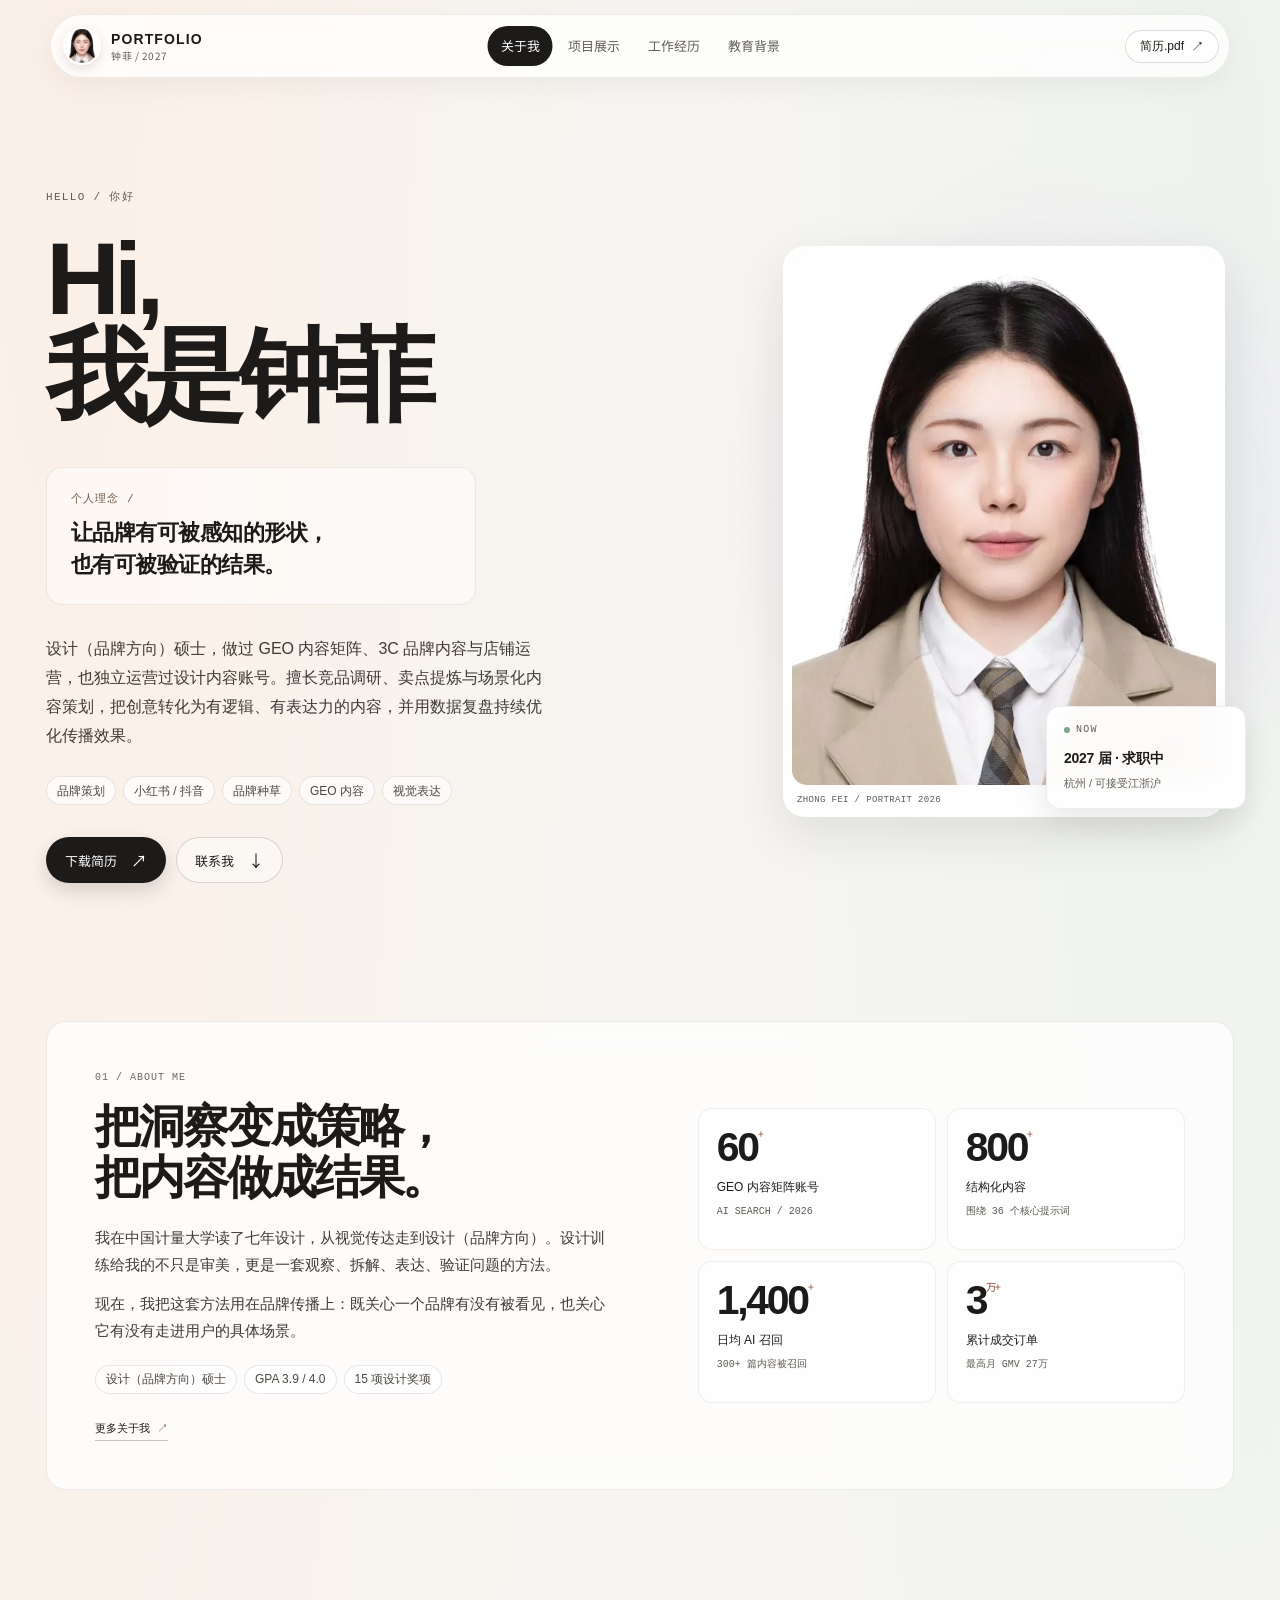
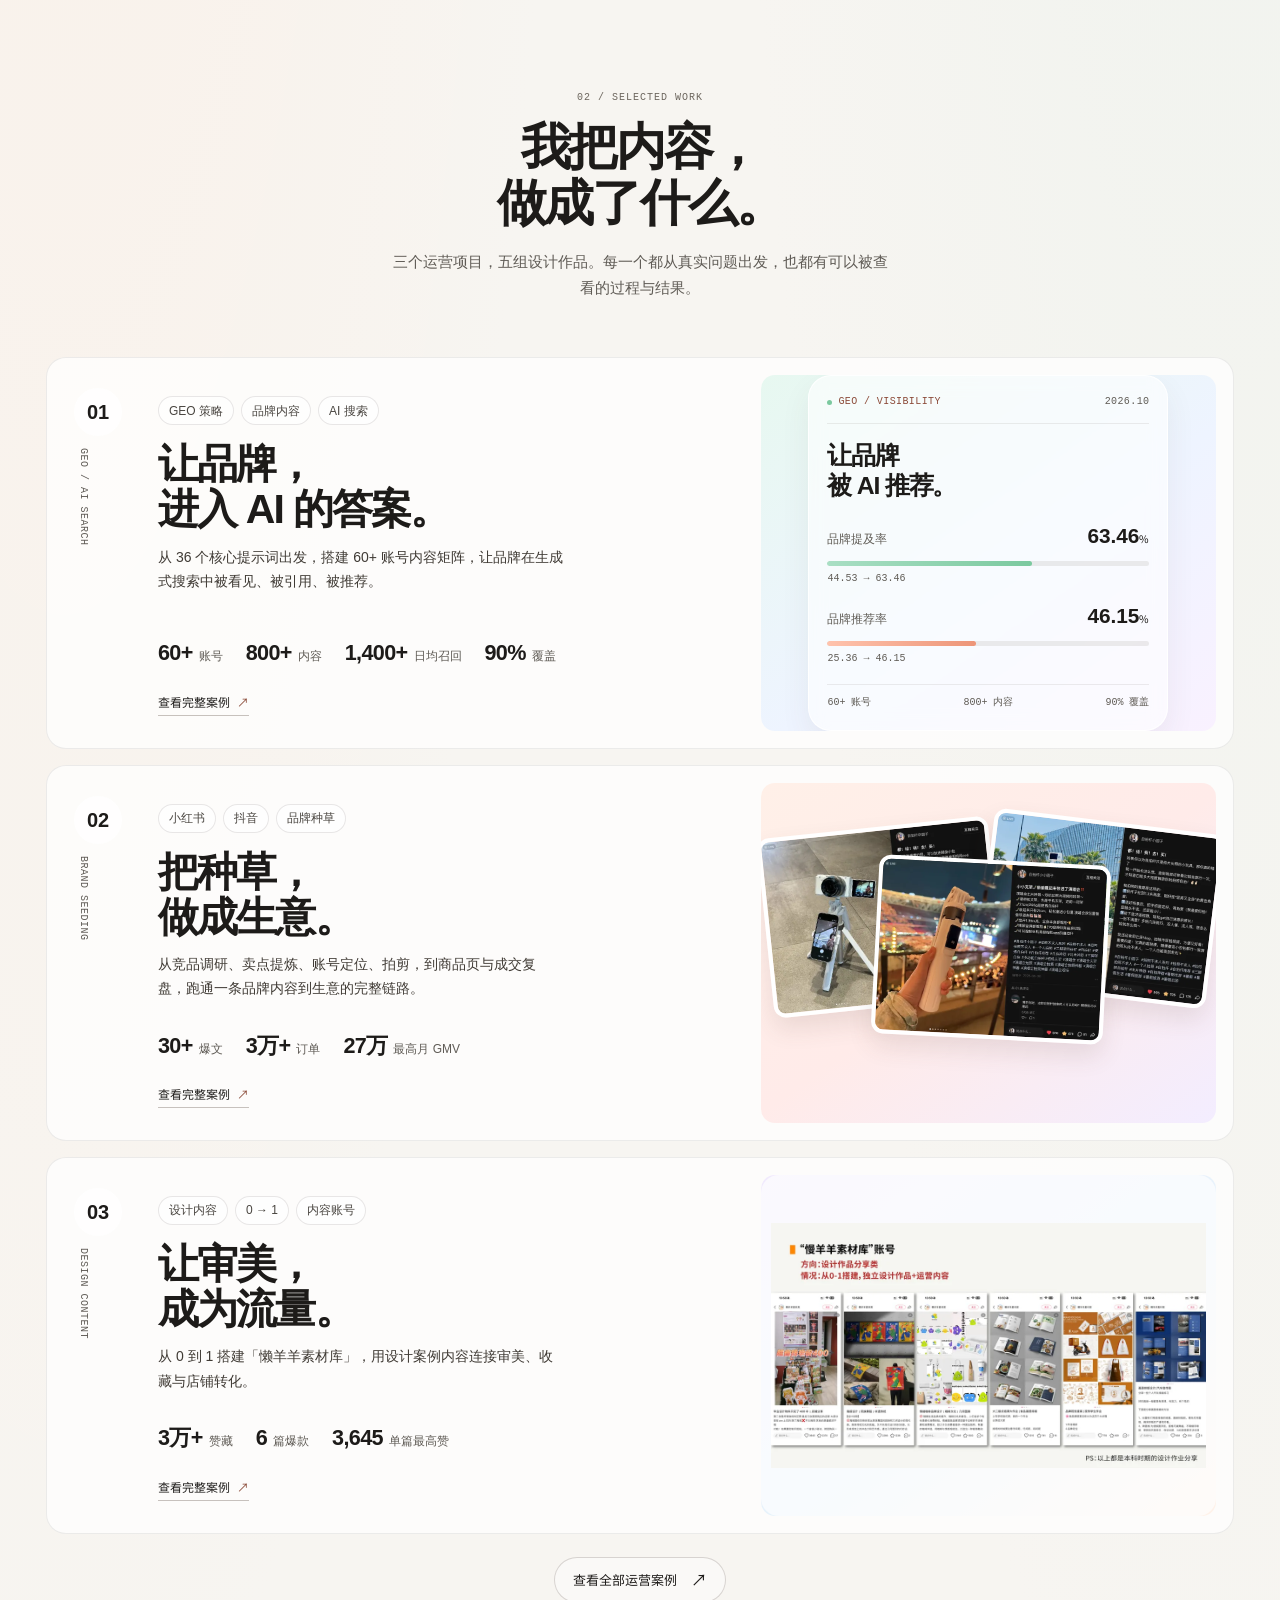
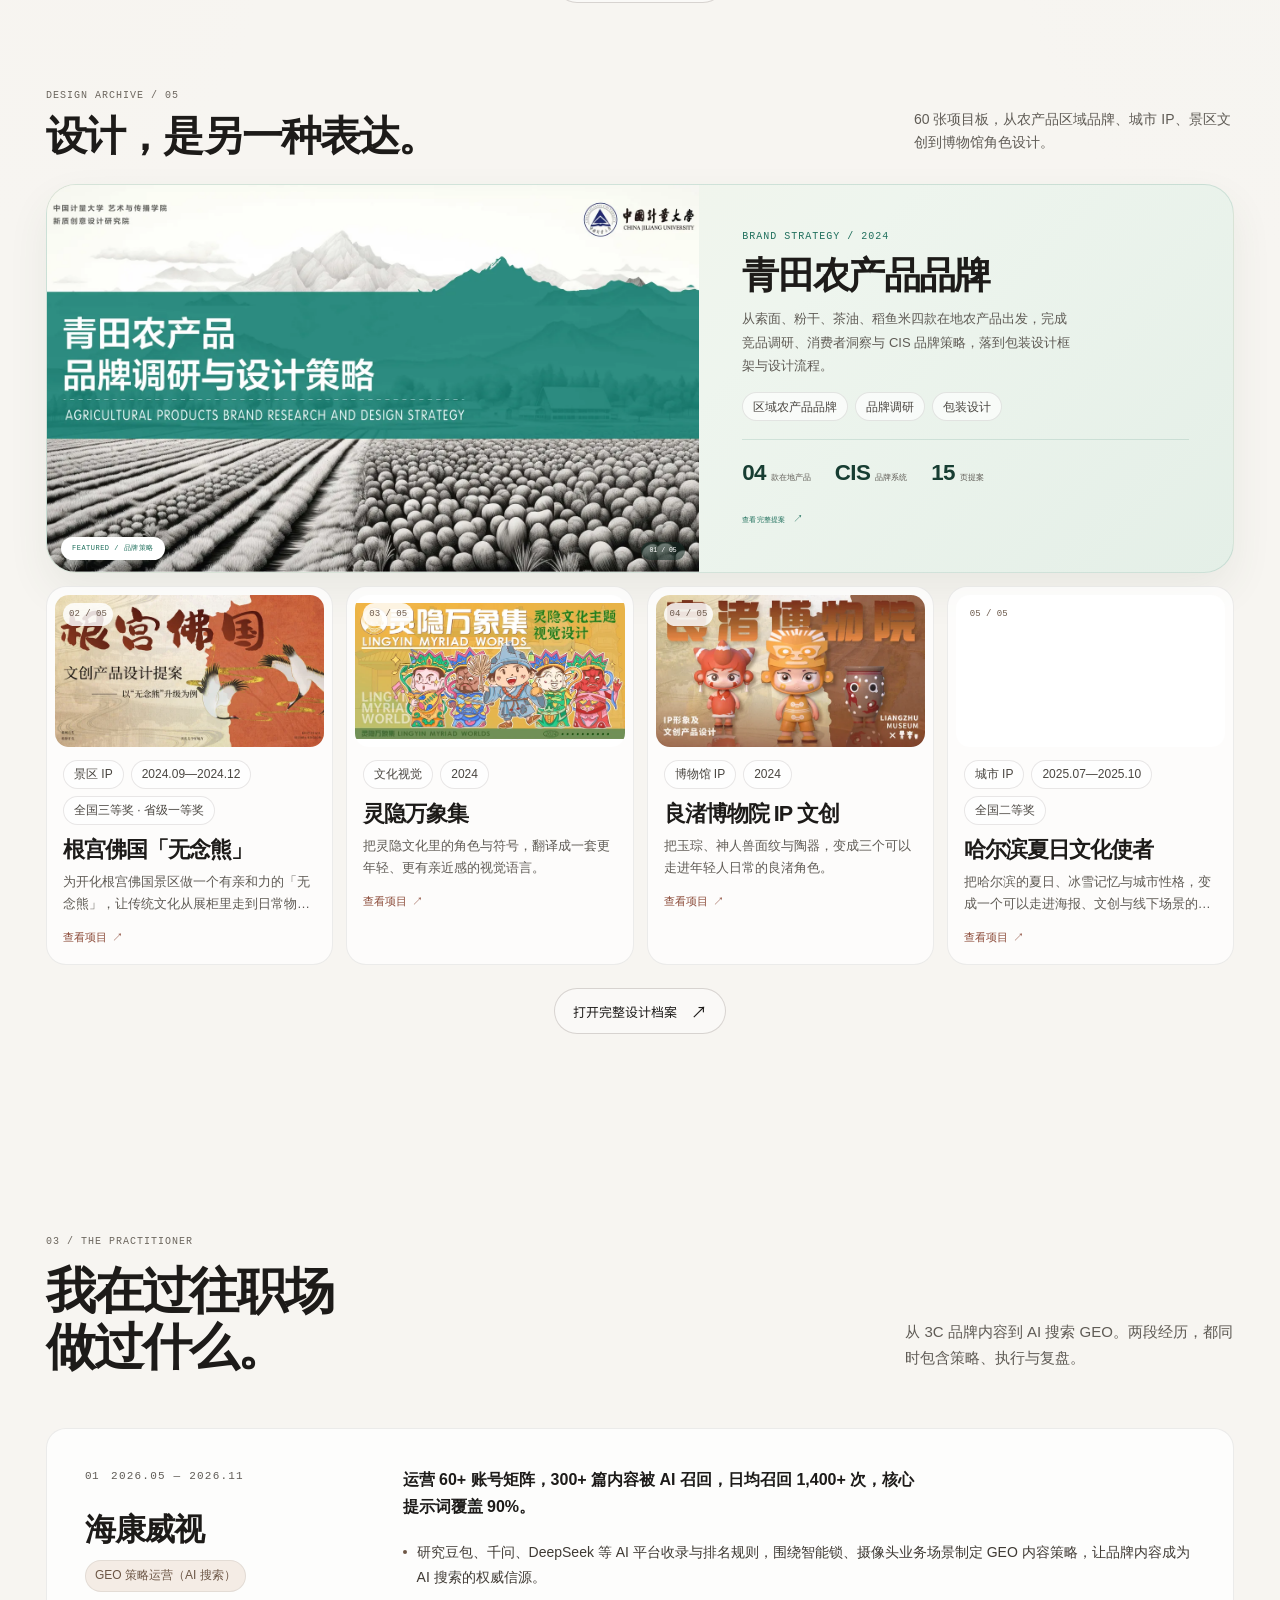
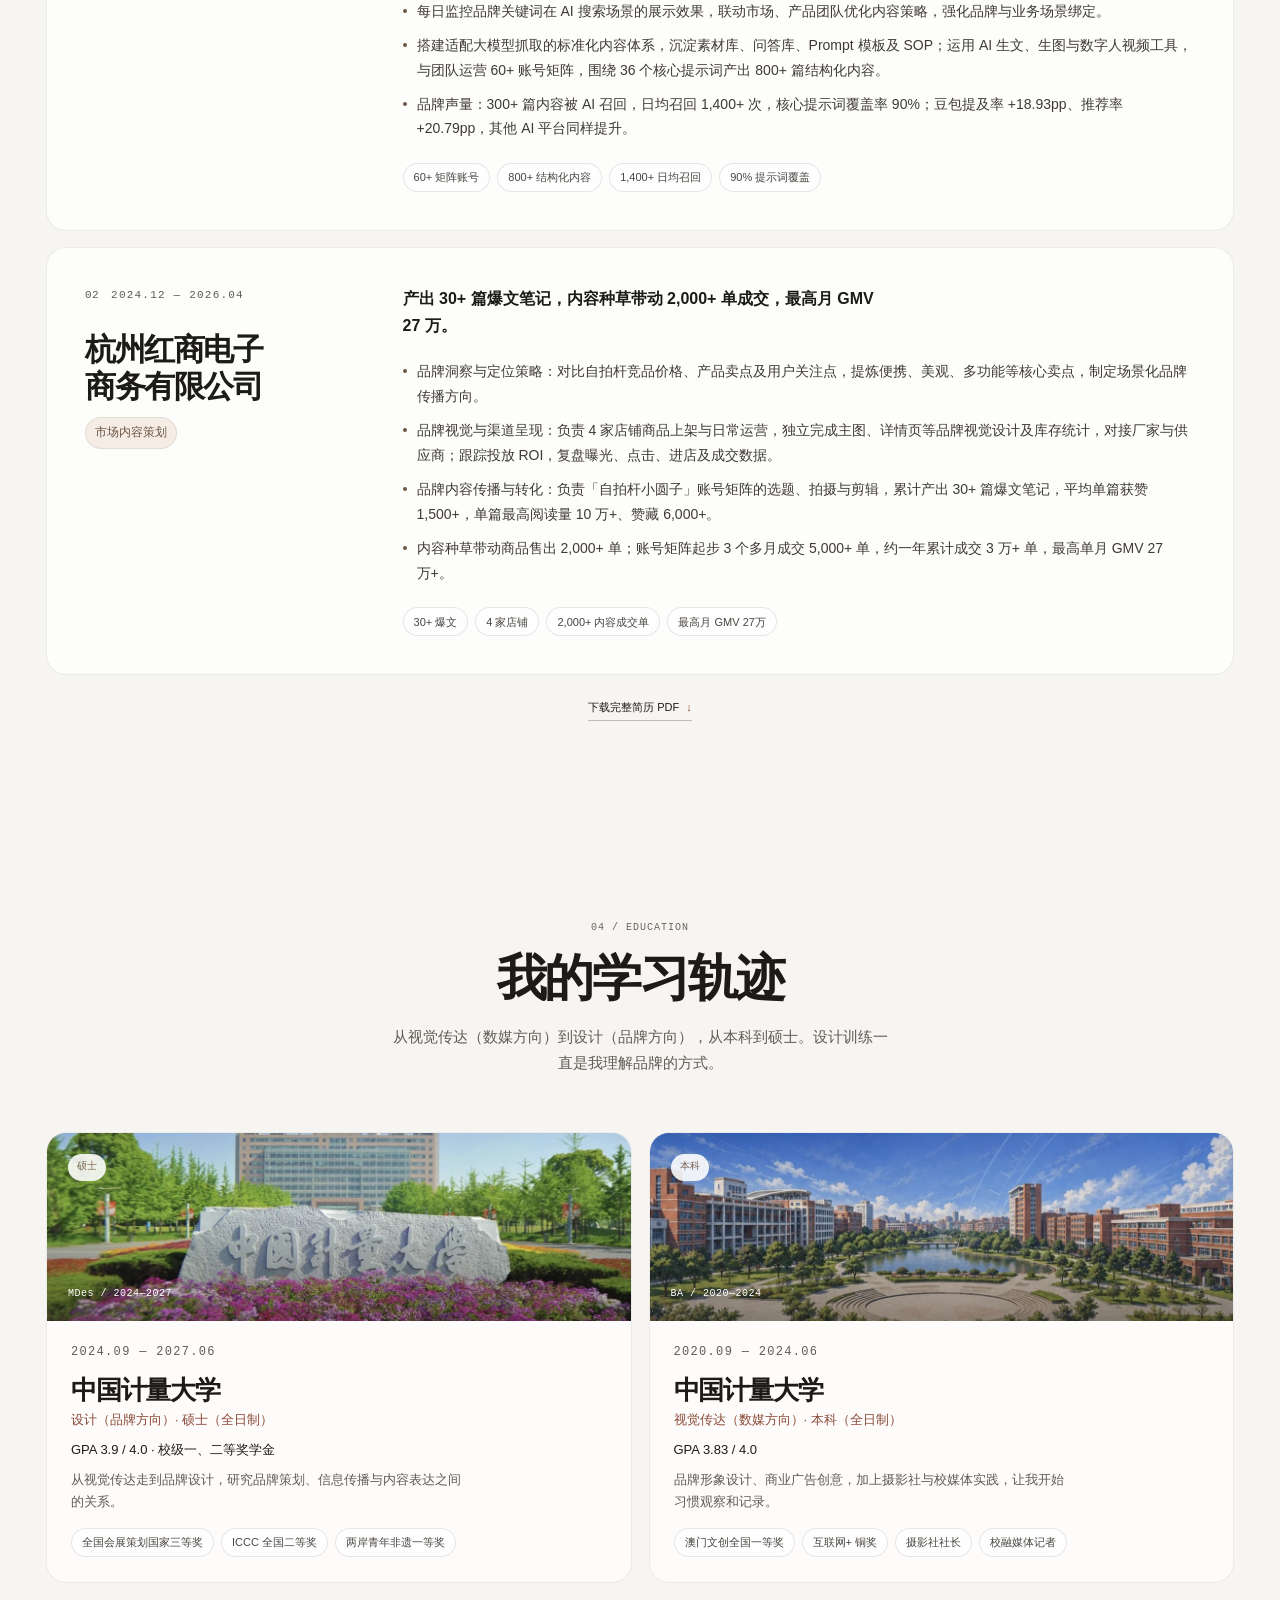
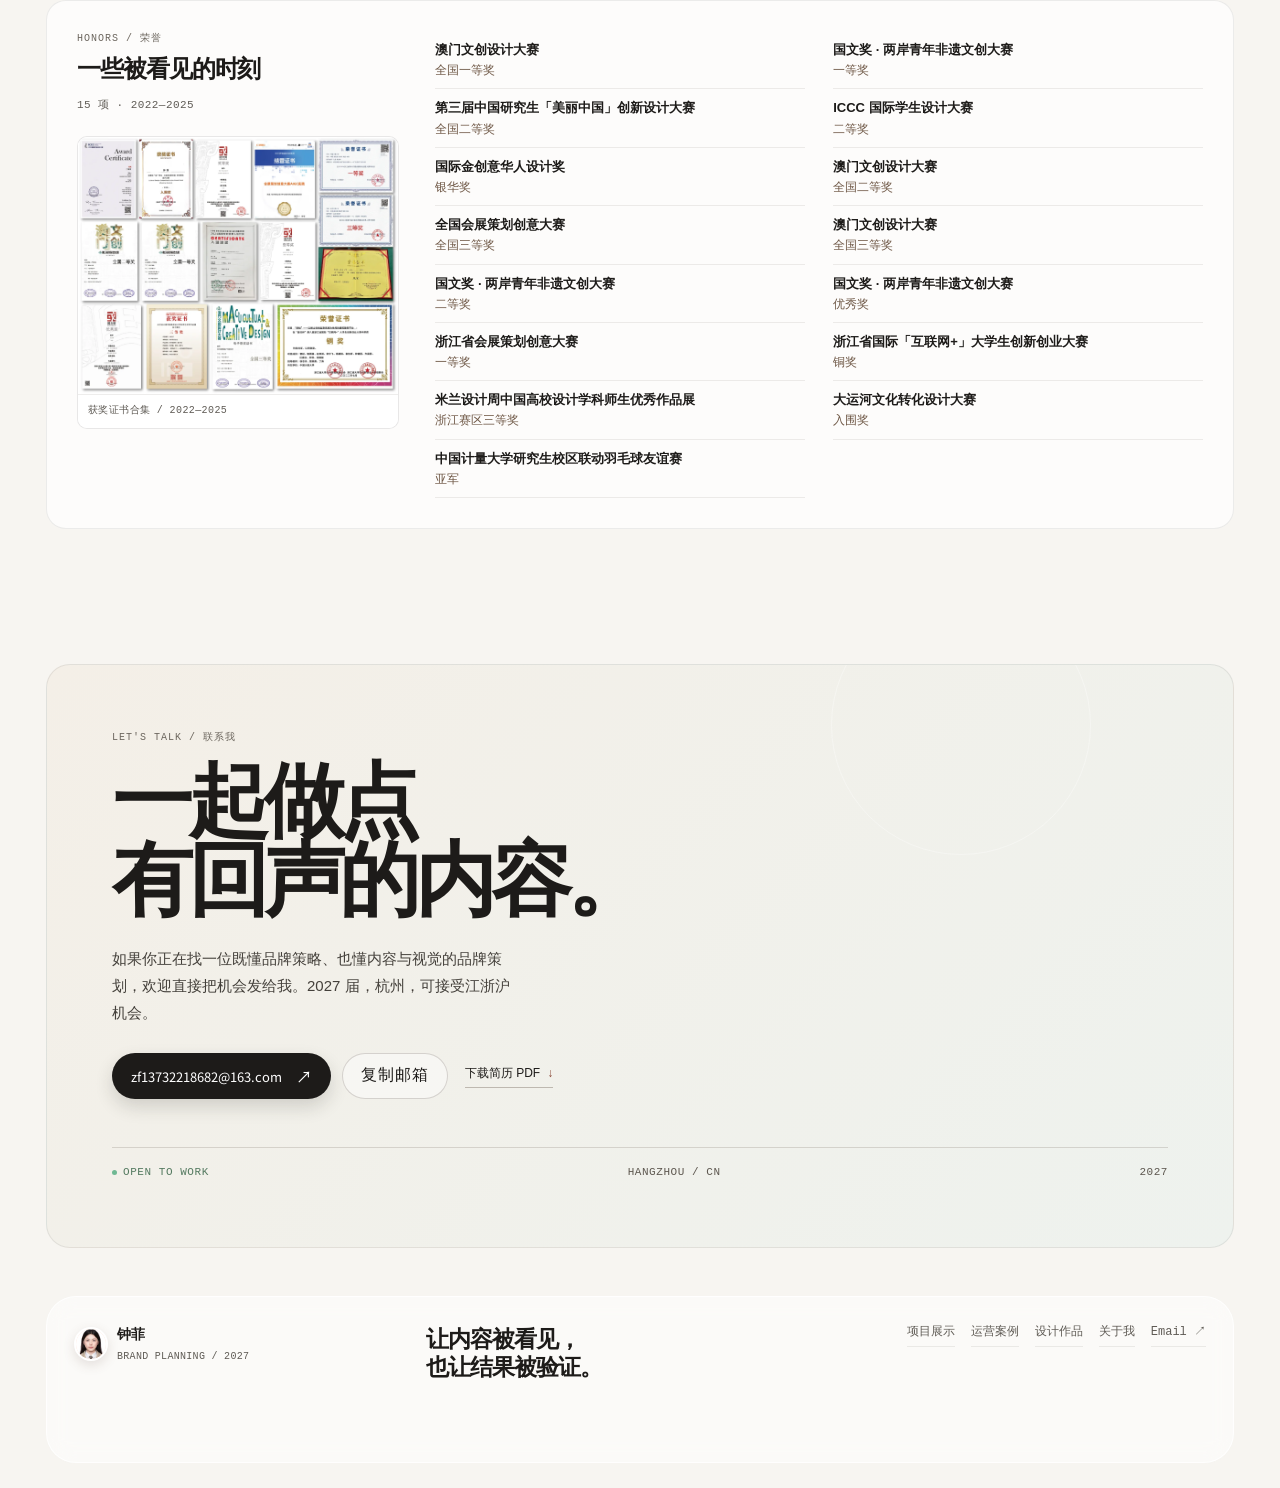
<file: index.html>
<!doctype html>
<html lang="zh-CN">
<head>
  <meta charset="utf-8">

  <meta name="viewport" content="width=device-width, initial-scale=1">
  <meta name="theme-color" content="#fbf7f2">
  <meta name="author" content="钟菲">
  <title>钟菲｜品牌策划 · 品牌内容 · 设计作品集</title>
  <meta name="description" content="钟菲的作品集：品牌策划、品牌内容与视觉设计。用策略、数据与视觉，让品牌留下痕迹。">
  <link rel="canonical" href="https://feizhong278-ui.github.io/personal-web/">
  <meta property="og:type" content="website">
  <meta property="og:site_name" content="钟菲作品集">
  <meta property="og:title" content="钟菲｜品牌策划 · 品牌内容 · 设计作品集">
  <meta property="og:description" content="钟菲的作品集：品牌策划、品牌内容与视觉设计。用策略、数据与视觉，让品牌留下痕迹。">
  <meta property="og:url" content="https://feizhong278-ui.github.io/personal-web/">
  <meta property="og:image" content="https://feizhong278-ui.github.io/personal-web/assets/img/og-cover.jpg">
  <meta property="og:image:width" content="1200">
  <meta property="og:image:height" content="630">
  <meta property="og:locale" content="zh_CN">
  <meta name="twitter:card" content="summary_large_image">
  <meta name="twitter:title" content="钟菲｜品牌策划 · 品牌内容 · 设计作品集">
  <meta name="twitter:description" content="钟菲的作品集：品牌策划、品牌内容与视觉设计。用策略、数据与视觉，让品牌留下痕迹。">
  <meta name="twitter:image" content="https://feizhong278-ui.github.io/personal-web/assets/img/og-cover.jpg">
  <link rel="icon" href="assets/favicon.png" type="image/png" sizes="64x64">
  <link rel="apple-touch-icon" href="assets/img/apple-touch-icon.png">
  <link rel="preload" href="assets/fonts/alibaba-puhuiti-heavy.woff2" as="font" type="font/woff2" crossorigin>
  <link rel="preload" href="assets/fonts/source-han-sans-sc-regular.woff2" as="font" type="font/woff2" crossorigin>
  <link rel="stylesheet" href="assets/css/site.css?v=20261112">
  <link rel="stylesheet" href="assets/css/pastel.css?v=20261112">
  <script>document.documentElement.classList.add('js');</script>
  <script src="assets/js/site.js?v=20261112" defer></script>


</head>
<body id="top" class="page-home">
  <a class="skip-link" href="#main">跳到主要内容</a>

  <header class="site-header" data-header>
    <div class="nav-shell">
      <a class="brand" href="index.html" aria-label="钟菲作品集首页">
        <span class="brand-avatar"><img src="assets/img/portrait-160.webp" alt="" width="160" height="213" decoding="async"></span>
        <span class="brand-word">PORTFOLIO<small>钟菲 / 2027</small></span>
      </a>
      <nav class="desktop-nav" aria-label="主导航">
          <a href="index.html#about" data-nav-section="about" class="is-active" aria-current="location">关于我</a>
          <a href="index.html#projects" data-nav-section="projects">项目展示</a>
          <a href="index.html#experience" data-nav-section="experience">工作经历</a>
          <a href="index.html#education" data-nav-section="education">教育背景</a>
      </nav>
      <div class="header-tools">
        <a class="resume-link" href="assets/docs/zhongfei-resume.pdf?v=20261110" download>简历.pdf <span aria-hidden="true">↗</span></a>
        <button class="menu-toggle" type="button" aria-expanded="false" aria-controls="mobile-menu" aria-label="打开菜单" data-menu-toggle>
          <span class="menu-toggle__label">菜单</span>
          <span class="menu-toggle__lines" aria-hidden="true"><i></i><i></i></span>
        </button>
      </div>
    </div>
    <div class="scroll-progress" data-scroll-progress aria-hidden="true"></div>
  </header>
  <div class="mobile-menu" id="mobile-menu" data-mobile-menu aria-hidden="true">
    <div class="mobile-menu__sheet">
      <div class="mobile-menu__top"><span>INDEX / 2027</span><span>HANGZHOU, CN</span></div>
      <nav class="mobile-nav" aria-label="移动端主导航">
        <a href="index.html#about" class="is-active"><span>01</span>关于我<b>↗</b></a>
        <a href="index.html#projects"><span>02</span>项目展示<b>↗</b></a>
        <a href="index.html#experience"><span>03</span>工作经历<b>↗</b></a>
        <a href="index.html#education"><span>04</span>教育背景<b>↗</b></a>
      </nav>
      <div class="mobile-menu__foot">
        <a href="mailto:zf13732218682@163.com">zf13732218682@163.com</a>
        <a href="assets/docs/zhongfei-resume.pdf?v=20261110" download>下载简历 PDF ↓</a>
        <p>杭州 · 2027 届 · 可接受江浙沪机会</p>
      </div>
    </div>
  </div>
  <main id="main">

    <section class="p-hero" id="about" aria-labelledby="hero-title">
      <div class="container p-hero__grid">
        <div class="p-hero__copy">
          <p class="hello-pill"><i aria-hidden="true"></i> HELLO / 你好</p>
          <div class="p-hero__title-wrap">
            <h1 id="hero-title">Hi,<br><span>我是钟菲</span></h1>
          </div>
          <div class="p-philosophy">
            <span>个人理念 /</span>
            <p>让品牌有可被感知的形状，<br>也有可被验证的结果。</p>
          </div>
          <p class="p-hero__bio">设计（品牌方向）硕士，做过 GEO 内容矩阵、3C 品牌内容与店铺运营，也独立运营过设计内容账号。擅长竞品调研、卖点提炼与场景化内容策划，把创意转化为有逻辑、有表达力的内容，并用数据复盘持续优化传播效果。</p>
          <div class="p-chip-row">
            <span class="p-chip">品牌策划</span><span class="p-chip">小红书 / 抖音</span><span class="p-chip">品牌种草</span><span class="p-chip">GEO 内容</span><span class="p-chip">视觉表达</span>
          </div>
          <div class="p-hero__actions">
            <a class="p-btn p-btn--dark" href="assets/docs/zhongfei-resume.pdf?v=20261110" download>下载简历 <span>↗</span></a>
            <a class="p-btn p-btn--ghost" href="#contact">联系我 <span>↓</span></a>
          </div>
        </div>
        <div class="p-hero__visual">
          <figure class="p-portrait">
            <div class="p-portrait__img">
              <img src="assets/img/portrait-900.webp" srcset="assets/img/portrait-480.webp 480w, assets/img/portrait-720.webp 720w, assets/img/portrait-900.webp 900w" sizes="(max-width: 700px) 92vw, 440px" alt="钟菲的职业肖像" width="900" height="1199" loading="eager" fetchpriority="high" decoding="async">
            </div>
            <figcaption><span>ZHONG FEI / PORTRAIT 2026</span></figcaption>
          </figure>
          <div class="p-now">
            <span class="p-now__label"><i aria-hidden="true"></i> NOW</span>
            <strong>2027 届 · 求职中</strong>
            <small>杭州 / 可接受江浙沪</small>
          </div>
        </div>
      </div>
    </section>

    <section class="p-section p-about" aria-labelledby="about-title">
      <div class="container">
        <div class="p-about-card">
          <div class="p-about-card__copy">
            <p class="p-kicker">01 / ABOUT ME</p>
            <h2 id="about-title">把洞察变成策略，<br>把内容做成结果。</h2>
            <p>我在中国计量大学读了七年设计，从视觉传达走到设计（品牌方向）。设计训练给我的不只是审美，更是一套观察、拆解、表达、验证问题的方法。</p>
            <p>现在，我把这套方法用在品牌传播上：既关心一个品牌有没有被看见，也关心它有没有走进用户的具体场景。</p>
            <div class="p-chip-row"><span class="p-chip">设计（品牌方向）硕士</span><span class="p-chip">GPA 3.9 / 4.0</span><span class="p-chip">15 项设计奖项</span></div>
            <a class="p-inline-link" href="about.html">更多关于我 <span>↗</span></a>
          </div>
          <div class="p-stat-grid">

      <div class="p-stat p-stat--mint">
        <div class="p-stat__value"><span class="count-value" data-count="60">60</span><sup>+</sup></div>
        <p>GEO 内容矩阵账号</p>
        <small>AI SEARCH / 2026</small>
      </div>

      <div class="p-stat p-stat--peach">
        <div class="p-stat__value"><span class="count-value" data-count="800">800</span><sup>+</sup></div>
        <p>结构化内容</p>
        <small>围绕 36 个核心提示词</small>
      </div>

      <div class="p-stat p-stat--lilac">
        <div class="p-stat__value"><span class="count-value" data-count="1400">1,400</span><sup>+</sup></div>
        <p>日均 AI 召回</p>
        <small>300+ 篇内容被召回</small>
      </div>

      <div class="p-stat p-stat--blue">
        <div class="p-stat__value"><span class="count-value" data-count="3">3</span><sup>万+</sup></div>
        <p>累计成交订单</p>
        <small>最高月 GMV 27万</small>
      </div>
          </div>
        </div>
      </div>
    </section>

    <section class="p-section p-projects" id="projects" aria-labelledby="projects-title">
      <div class="container">
        <div class="p-section-head">
          <p class="p-kicker">02 / SELECTED WORK</p>
          <h2 id="projects-title">我把内容，<br>做成了什么。</h2>
          <p>三个运营项目，五组设计作品。每一个都从真实问题出发，也都有可以被查看的过程与结果。</p>
        </div>
        <div class="p-project-list">
      <a class="p-project-row p-project-row--mint" href="case-geo.html" data-cursor="OPEN">
        <div class="p-project-row__aside">
          <span class="p-project-row__num">01</span>
          <span class="p-project-row__label">GEO / AI SEARCH</span>
        </div>
        <div class="p-project-row__body">
          <div class="p-chip-row"><span class="p-chip">GEO 策略</span><span class="p-chip">品牌内容</span><span class="p-chip">AI 搜索</span></div>
          <h3>让品牌，<br>进入 AI 的答案。</h3>
          <p>从 36 个核心提示词出发，搭建 60+ 账号内容矩阵，让品牌在生成式搜索中被看见、被引用、被推荐。</p>
          <div class="p-project-row__metrics"><span><b>60+</b>账号</span><span><b>800+</b>内容</span><span><b>1,400+</b>日均召回</span><span><b>90%</b>覆盖</span></div>
          <span class="p-project-row__cta">查看完整案例 <b>↗</b></span>
        </div>
        <div class="p-project-row__visual">
      <div class="p-geo-visual">
        <div class="p-geo-visual__head"><span><i></i> GEO / VISIBILITY</span><span>2026.10</span></div>
        <p class="p-geo-visual__title">让品牌<br>被 AI 推荐。</p>
        <div class="p-geo-metric">
          <div><span>品牌提及率</span><b>63.46<small>%</small></b></div>
          <div class="p-bar"><i style="--w:63.46%"></i></div>
          <small>44.53 → 63.46</small>
        </div>
        <div class="p-geo-metric">
          <div><span>品牌推荐率</span><b>46.15<small>%</small></b></div>
          <div class="p-bar p-bar--coral"><i style="--w:46.15%"></i></div>
          <small>25.36 → 46.15</small>
        </div>
        <div class="p-geo-visual__foot"><span>60+ 账号</span><span>800+ 内容</span><span>90% 覆盖</span></div>
      </div></div>
      </a>
      <a class="p-project-row p-project-row--peach" href="case-selfie.html" data-cursor="OPEN">
        <div class="p-project-row__aside">
          <span class="p-project-row__num">02</span>
          <span class="p-project-row__label">BRAND SEEDING</span>
        </div>
        <div class="p-project-row__body">
          <div class="p-chip-row"><span class="p-chip">小红书</span><span class="p-chip">抖音</span><span class="p-chip">品牌种草</span></div>
          <h3>把种草，<br>做成生意。</h3>
          <p>从竞品调研、卖点提炼、账号定位、拍剪，到商品页与成交复盘，跑通一条品牌内容到生意的完整链路。</p>
          <div class="p-project-row__metrics"><span><b>30+</b>爆文</span><span><b>3万+</b>订单</span><span><b>27万</b>最高月 GMV</span></div>
          <span class="p-project-row__cta">查看完整案例 <b>↗</b></span>
        </div>
        <div class="p-project-row__visual">
      <div class="p-note-stack" aria-hidden="true">
        <img src="assets/img/ops/selfie/note-09-600.webp" alt="" width="600" height="460" loading="lazy" decoding="async">
        <img src="assets/img/ops/selfie/note-04-600.webp" alt="" width="600" height="459" loading="lazy" decoding="async">
        <img src="assets/img/ops/selfie/note-10-600.webp" alt="" width="600" height="448" loading="lazy" decoding="async">
      </div></div>
      </a>
      <a class="p-project-row p-project-row--lilac" href="case-lazy.html" data-cursor="OPEN">
        <div class="p-project-row__aside">
          <span class="p-project-row__num">03</span>
          <span class="p-project-row__label">DESIGN CONTENT</span>
        </div>
        <div class="p-project-row__body">
          <div class="p-chip-row"><span class="p-chip">设计内容</span><span class="p-chip">0 → 1</span><span class="p-chip">内容账号</span></div>
          <h3>让审美，<br>成为流量。</h3>
          <p>从 0 到 1 搭建「懒羊羊素材库」，用设计案例内容连接审美、收藏与店铺转化。</p>
          <div class="p-project-row__metrics"><span><b>3万+</b>赞藏</span><span><b>6</b>篇爆款</span><span><b>3,645</b>单篇最高赞</span></div>
          <span class="p-project-row__cta">查看完整案例 <b>↗</b></span>
        </div>
        <div class="p-project-row__visual">
      <div class="p-board-visual">
        <img src="assets/img/ops/lazy/case-board-1000.webp" alt="懒羊羊素材库内容案例板" width="1000" height="562" loading="lazy" decoding="async">
      </div></div>
      </a></div>
        <div class="p-project-more"><a class="p-btn p-btn--ghost" href="operations.html">查看全部运营案例 <span>↗</span></a></div>

        <div class="p-design-head">
          <div><p class="p-kicker">DESIGN ARCHIVE / 05</p><h2>设计，是另一种表达。</h2></div>
          <p>60 张项目板，从农产品区域品牌、城市 IP、景区文创到博物馆角色设计。</p>
        </div>
        <div class="p-design-feature">
      <a class="p-feature" href="design/qingtian.html" data-cursor="OPEN">
        <div class="p-feature__media">
          <img src="assets/img/design/qingtian/board-01-1600.webp" srcset="assets/img/design/qingtian/board-01-640.webp 640w, assets/img/design/qingtian/board-01-1600.webp 1600w" sizes="(max-width: 900px) 100vw, 55vw" alt="青田农产品品牌项目封面" width="1600" height="900" decoding="async" loading="lazy">
          <span class="p-feature__badge">FEATURED / 品牌策略</span>
          <span class="p-feature__index">01 / 05</span>
        </div>
        <div class="p-feature__body">
          <p class="p-kicker">BRAND STRATEGY / 2024</p>
          <h3>青田农产品品牌</h3>
          <p>从索面、粉干、茶油、稻鱼米四款在地农产品出发，完成竞品调研、消费者洞察与 CIS 品牌策略，落到包装设计框架与设计流程。</p>
          <div class="p-chip-row"><span class="p-chip p-chip--soft">区域农产品品牌</span><span class="p-chip p-chip--soft">品牌调研</span><span class="p-chip p-chip--soft">包装设计</span></div>
          <div class="p-feature__stats"><span><b>04</b>款在地产品</span><span><b>CIS</b>品牌系统</span><span><b>15</b>页提案</span></div>
          <span class="p-feature__cta">查看完整提案 <b>↗</b></span>
        </div>
      </a></div>
        <div class="p-design-grid">
        <a class="p-design-card" href="design/gengong.html" data-cursor="OPEN">
          <div class="p-design-card__img">
            <img src="assets/img/design/gengong/board-01-1600.webp" srcset="assets/img/design/gengong/board-01-640.webp 640w, assets/img/design/gengong/board-01-1600.webp 1600w, assets/img/design/gengong/board-01-2200.webp 2200w" sizes="(max-width: 700px) 100vw, 28vw" alt="根宫佛国「无念熊」项目封面" width="1600" height="900" decoding="async" loading="lazy">
            <span>02 / 05</span>
          </div>
          <div class="p-design-card__body">
            <div class="p-chip-row"><span class="p-chip p-chip--soft">景区 IP</span><span class="p-chip p-chip--soft">2024.09—2024.12</span><span class="p-chip p-chip--soft">全国三等奖 · 省级一等奖</span></div>
            <h3>根宫佛国「无念熊」</h3>
            <p>为开化根宫佛国景区做一个有亲和力的「无念熊」，让传统文化从展柜里走到日常物件上。</p>
            <span class="p-design-card__cta">查看项目 <b>↗</b></span>
          </div>
        </a>
        <a class="p-design-card" href="design/lingyin.html" data-cursor="OPEN">
          <div class="p-design-card__img">
            <img src="assets/img/design/lingyin/board-01-1600.webp" srcset="assets/img/design/lingyin/board-01-640.webp 640w, assets/img/design/lingyin/board-01-1600.webp 1600w, assets/img/design/lingyin/board-01-2200.webp 2200w" sizes="(max-width: 700px) 100vw, 28vw" alt="灵隐万象集项目封面" width="1600" height="813" decoding="async" loading="lazy">
            <span>03 / 05</span>
          </div>
          <div class="p-design-card__body">
            <div class="p-chip-row"><span class="p-chip p-chip--soft">文化视觉</span><span class="p-chip p-chip--soft">2024</span></div>
            <h3>灵隐万象集</h3>
            <p>把灵隐文化里的角色与符号，翻译成一套更年轻、更有亲近感的视觉语言。</p>
            <span class="p-design-card__cta">查看项目 <b>↗</b></span>
          </div>
        </a>
        <a class="p-design-card" href="design/liangzhu.html" data-cursor="OPEN">
          <div class="p-design-card__img">
            <img src="assets/img/design/liangzhu/board-01-1600.webp" srcset="assets/img/design/liangzhu/board-01-640.webp 640w, assets/img/design/liangzhu/board-01-1600.webp 1600w, assets/img/design/liangzhu/board-01-2200.webp 2200w" sizes="(max-width: 700px) 100vw, 28vw" alt="良渚博物院 IP 文创项目封面" width="1600" height="900" decoding="async" loading="lazy">
            <span>04 / 05</span>
          </div>
          <div class="p-design-card__body">
            <div class="p-chip-row"><span class="p-chip p-chip--soft">博物馆 IP</span><span class="p-chip p-chip--soft">2024</span></div>
            <h3>良渚博物院 IP 文创</h3>
            <p>把玉琮、神人兽面纹与陶器，变成三个可以走进年轻人日常的良渚角色。</p>
            <span class="p-design-card__cta">查看项目 <b>↗</b></span>
          </div>
        </a>
        <a class="p-design-card" href="design/harbin.html" data-cursor="OPEN">
          <div class="p-design-card__img">
            <img src="assets/img/design/harbin/harbin-card-cover-800.webp" srcset="assets/img/design/harbin/harbin-card-cover-800.webp 800w, assets/img/design/harbin/harbin-card-cover-1600.webp 1600w" sizes="(max-width: 700px) 100vw, 28vw" alt="哈尔滨夏日文化使者项目封面" width="800" height="407" loading="lazy" decoding="async">
            <span>05 / 05</span>
          </div>
          <div class="p-design-card__body">
            <div class="p-chip-row"><span class="p-chip p-chip--soft">城市 IP</span><span class="p-chip p-chip--soft">2025.07—2025.10</span><span class="p-chip p-chip--soft">全国二等奖</span></div>
            <h3>哈尔滨夏日文化使者</h3>
            <p>把哈尔滨的夏日、冰雪记忆与城市性格，变成一个可以走进海报、文创与线下场景的角色。</p>
            <span class="p-design-card__cta">查看项目 <b>↗</b></span>
          </div>
        </a></div>
        <div class="p-project-more"><a class="p-btn p-btn--ghost" href="design.html">打开完整设计档案 <span>↗</span></a></div>
      </div>
    </section>

    <section class="p-section p-experience" id="experience" aria-labelledby="experience-title">
      <div class="container">
        <div class="p-exp-head">
          <div><p class="p-kicker">03 / THE PRACTITIONER</p><h2 id="experience-title">我在过往职场<br>做过什么。</h2></div>
          <p>从 3C 品牌内容到 AI 搜索 GEO。两段经历，都同时包含策略、执行与复盘。</p>
        </div>
        <div class="p-exp-list">
        <article class="p-exp-card">
          <div class="p-exp-meta">
            <div class="p-exp-meta__top"><span class="p-exp-num">01</span><span class="p-date">2026.05 — 2026.11</span></div>
            <h3>海康威视</h3>
            <p class="p-role">GEO 策略运营（AI 搜索）</p>
          </div>
          <div class="p-exp-body">
            <p class="p-exp-impact">运营 60+ 账号矩阵，300+ 篇内容被 AI 召回，日均召回 1,400+ 次，核心提示词覆盖 90%。</p>
            <ul><li>研究豆包、千问、DeepSeek 等 AI 平台收录与排名规则，围绕智能锁、摄像头业务场景制定 GEO 内容策略，让品牌内容成为 AI 搜索的权威信源。</li><li>每日监控品牌关键词在 AI 搜索场景的展示效果，联动市场、产品团队优化内容策略，强化品牌与业务场景绑定。</li><li>搭建适配大模型抓取的标准化内容体系，沉淀素材库、问答库、Prompt 模板及 SOP；运用 AI 生文、生图与数字人视频工具，与团队运营 60+ 账号矩阵，围绕 36 个核心提示词产出 800+ 篇结构化内容。</li><li>品牌声量：300+ 篇内容被 AI 召回，日均召回 1,400+ 次，核心提示词覆盖率 90%；豆包提及率 +18.93pp、推荐率 +20.79pp，其他 AI 平台同样提升。</li></ul>
            <div class="p-chip-row"><span class="p-chip p-chip--soft">60+ 矩阵账号</span><span class="p-chip p-chip--soft">800+ 结构化内容</span><span class="p-chip p-chip--soft">1,400+ 日均召回</span><span class="p-chip p-chip--soft">90% 提示词覆盖</span></div>
          </div>
        </article>
        <article class="p-exp-card">
          <div class="p-exp-meta">
            <div class="p-exp-meta__top"><span class="p-exp-num">02</span><span class="p-date">2024.12 — 2026.04</span></div>
            <h3>杭州红商电子商务有限公司</h3>
            <p class="p-role">市场内容策划</p>
          </div>
          <div class="p-exp-body">
            <p class="p-exp-impact">产出 30+ 篇爆文笔记，内容种草带动 2,000+ 单成交，最高月 GMV 27 万。</p>
            <ul><li>品牌洞察与定位策略：对比自拍杆竞品价格、产品卖点及用户关注点，提炼便携、美观、多功能等核心卖点，制定场景化品牌传播方向。</li><li>品牌视觉与渠道呈现：负责 4 家店铺商品上架与日常运营，独立完成主图、详情页等品牌视觉设计及库存统计，对接厂家与供应商；跟踪投放 ROI，复盘曝光、点击、进店及成交数据。</li><li>品牌内容传播与转化：负责「自拍杆小圆子」账号矩阵的选题、拍摄与剪辑，累计产出 30+ 篇爆文笔记，平均单篇获赞 1,500+，单篇最高阅读量 10 万+、赞藏 6,000+。</li><li>内容种草带动商品售出 2,000+ 单；账号矩阵起步 3 个多月成交 5,000+ 单，约一年累计成交 3 万+ 单，最高单月 GMV 27 万+。</li></ul>
            <div class="p-chip-row"><span class="p-chip p-chip--soft">30+ 爆文</span><span class="p-chip p-chip--soft">4 家店铺</span><span class="p-chip p-chip--soft">2,000+ 内容成交单</span><span class="p-chip p-chip--soft">最高月 GMV 27万</span></div>
          </div>
        </article></div>
        <div class="p-center-link"><a class="p-inline-link" href="assets/docs/zhongfei-resume.pdf?v=20261110" download>下载完整简历 PDF <span>↓</span></a></div>
      </div>
    </section>

    <section class="p-section p-education" id="education" aria-labelledby="education-title">
      <div class="container">
        <div class="p-section-head">
          <p class="p-kicker">04 / EDUCATION</p>
          <h2 id="education-title">我的学习轨迹</h2>
          <p>从视觉传达（数媒方向）到设计（品牌方向），从本科到硕士。设计训练一直是我理解品牌的方式。</p>
        </div>
        <div class="p-school-grid">

        <article class="p-school p-school--peach">
          <div class="p-school__art">
            <img class="p-school__art-img" src="assets/img/education/cjlu-campus-stone.webp" alt="中国计量大学校园" width="1200" height="581" loading="lazy" decoding="async">
            <span class="p-school__shade" aria-hidden="true"></span>
            <span class="p-school__badge">硕士</span>
            <span class="p-school__label">MDes / 2024—2027</span>
            <span class="p-school__emoji" aria-hidden="true">🎓</span>
          </div>
          <div class="p-school__body">
            <p class="p-date">2024.09 — 2027.06</p>
            <h3>中国计量大学</h3>
            <p class="p-school__degree">设计（品牌方向）· 硕士（全日制）</p>
            <p class="p-school__gpa">GPA 3.9 / 4.0 · 校级一、二等奖学金</p>
            <p class="p-school__desc">从视觉传达走到品牌设计，研究品牌策划、信息传播与内容表达之间的关系。</p>
            <div class="p-chip-row"><span class="p-chip p-chip--soft">全国会展策划国家三等奖</span><span class="p-chip p-chip--soft">ICCC 全国二等奖</span><span class="p-chip p-chip--soft">两岸青年非遗一等奖</span></div>
          </div>
        </article>
        <article class="p-school p-school--mint">
          <div class="p-school__art">
            <img class="p-school__art-img" src="assets/img/education/cjlu-campus-lake.webp" alt="中国计量大学校园" width="1200" height="576" loading="lazy" decoding="async">
            <span class="p-school__shade" aria-hidden="true"></span>
            <span class="p-school__badge">本科</span>
            <span class="p-school__label">BA / 2020—2024</span>
            <span class="p-school__emoji" aria-hidden="true">🎓</span>
          </div>
          <div class="p-school__body">
            <p class="p-date">2020.09 — 2024.06</p>
            <h3>中国计量大学</h3>
            <p class="p-school__degree">视觉传达（数媒方向）· 本科（全日制）</p>
            <p class="p-school__gpa">GPA 3.83 / 4.0</p>
            <p class="p-school__desc">品牌形象设计、商业广告创意，加上摄影社与校媒体实践，让我开始习惯观察和记录。</p>
            <div class="p-chip-row"><span class="p-chip p-chip--soft">澳门文创全国一等奖</span><span class="p-chip p-chip--soft">互联网+ 铜奖</span><span class="p-chip p-chip--soft">摄影社社长</span><span class="p-chip p-chip--soft">校融媒体记者</span></div>
          </div>
        </article>
        </div>
        <div class="p-awards-card">
          <div class="p-awards-intro">
            <p class="p-kicker">HONORS / 荣誉</p>
            <h3>一些被看见的时刻</h3>
            <p class="p-awards-note">15 项 · 2022—2025</p>
            <figure class="p-awards-figure">
              <img src="assets/img/honors/award-certificates.webp" alt="钟菲的获奖证书合集" width="1400" height="1123" loading="lazy" decoding="async">
              <figcaption>获奖证书合集 / 2022—2025</figcaption>
            </figure>
          </div>
          <div class="p-awards"><div class="p-award"><strong>澳门文创设计大赛</strong><span>全国一等奖</span></div><div class="p-award"><strong>国文奖 · 两岸青年非遗文创大赛</strong><span>一等奖</span></div><div class="p-award"><strong>第三届中国研究生「美丽中国」创新设计大赛</strong><span>全国二等奖</span></div><div class="p-award"><strong>ICCC 国际学生设计大赛</strong><span>二等奖</span></div><div class="p-award"><strong>国际金创意华人设计奖</strong><span>银华奖</span></div><div class="p-award"><strong>澳门文创设计大赛</strong><span>全国二等奖</span></div><div class="p-award"><strong>全国会展策划创意大赛</strong><span>全国三等奖</span></div><div class="p-award"><strong>澳门文创设计大赛</strong><span>全国三等奖</span></div><div class="p-award"><strong>国文奖 · 两岸青年非遗文创大赛</strong><span>二等奖</span></div><div class="p-award"><strong>国文奖 · 两岸青年非遗文创大赛</strong><span>优秀奖</span></div><div class="p-award"><strong>浙江省会展策划创意大赛</strong><span>一等奖</span></div><div class="p-award"><strong>浙江省国际「互联网+」大学生创新创业大赛</strong><span>铜奖</span></div><div class="p-award"><strong>米兰设计周中国高校设计学科师生优秀作品展</strong><span>浙江赛区三等奖</span></div><div class="p-award"><strong>大运河文化转化设计大赛</strong><span>入围奖</span></div><div class="p-award"><strong>中国计量大学研究生校区联动羽毛球友谊赛</strong><span>亚军</span></div></div>
        </div>
      </div>
    </section>

    <section class="p-contact" id="contact" aria-labelledby="contact-title">
      <div class="container">
        <div class="p-contact-card">
          <p class="p-kicker">LET'S TALK / 联系我</p>
          <h2 id="contact-title">一起做点<br>有回声的内容。</h2>
          <p class="p-contact-copy">如果你正在找一位既懂品牌策略、也懂内容与视觉的品牌策划，欢迎直接把机会发给我。2027 届，杭州，可接受江浙沪机会。</p>
          <div class="p-contact-actions">
            <a class="p-btn p-btn--dark" href="mailto:zf13732218682@163.com">zf13732218682@163.com <span>↗</span></a>
            <button class="p-btn p-btn--ghost" type="button" data-copy-email="zf13732218682@163.com"><span class="email-copy__action">复制邮箱</span></button>
            <a class="p-inline-link" href="assets/docs/zhongfei-resume.pdf?v=20261110" download>下载简历 PDF <span>↓</span></a>
          </div>
          <div class="p-contact-meta"><span><i></i> OPEN TO WORK</span><span>HANGZHOU / CN</span><span>2027</span></div>
        </div>
      </div>
    </section>

  </main>

  <footer class="site-footer">
    <div class="container">
      <div class="footer-card">
        <div class="footer-main">
          <a class="footer-brand" href="index.html" aria-label="回到首页">
            <span class="brand-avatar"><img src="assets/img/portrait-160.webp" alt="" width="160" height="213" loading="lazy" decoding="async"></span>
            <span><strong>钟菲</strong><small>BRAND PLANNING / 2027</small></span>
          </a>
          <p class="footer-statement">让内容被看见，<br>也让结果被验证。</p>
          <div class="footer-links">
            <a href="index.html#projects">项目展示</a>
            <a href="operations.html">运营案例</a>
            <a href="design.html">设计作品</a>
            <a href="about.html">关于我</a>
            <a href="mailto:zf13732218682@163.com">Email ↗</a>
          </div>
        </div>
      </div>
    </div>
  </footer>
  <dialog class="lightbox" data-lightbox-dialog aria-label="图片查看器">
    <div class="lightbox__bar">
      <span class="lightbox__count" data-lightbox-count>01 / 01</span>
      <div class="lightbox__tools">
        <a class="lightbox__raw" data-lightbox-raw href="#" target="_blank" rel="noopener">原图 ↗</a>
        <button class="lightbox__close" type="button" data-lightbox-close aria-label="关闭图片查看器">关闭 ×</button>
      </div>
    </div>
    <div class="lightbox__stage" data-lightbox-stage>
      <button class="lightbox__nav lightbox__nav--prev" type="button" data-lightbox-prev aria-label="上一张">←</button>
      <figure class="lightbox__figure">
        <img data-lightbox-img src="[data-uri]" alt="" width="1" height="1">
        <figcaption data-lightbox-caption></figcaption>
      </figure>
      <button class="lightbox__nav lightbox__nav--next" type="button" data-lightbox-next aria-label="下一张">→</button>
    </div>
  </dialog>
  <div class="cursor" data-cursor aria-hidden="true"><span data-cursor-label></span></div>
  <div class="toast" data-toast role="status" aria-live="polite"></div>
</body>
</html>
</file>
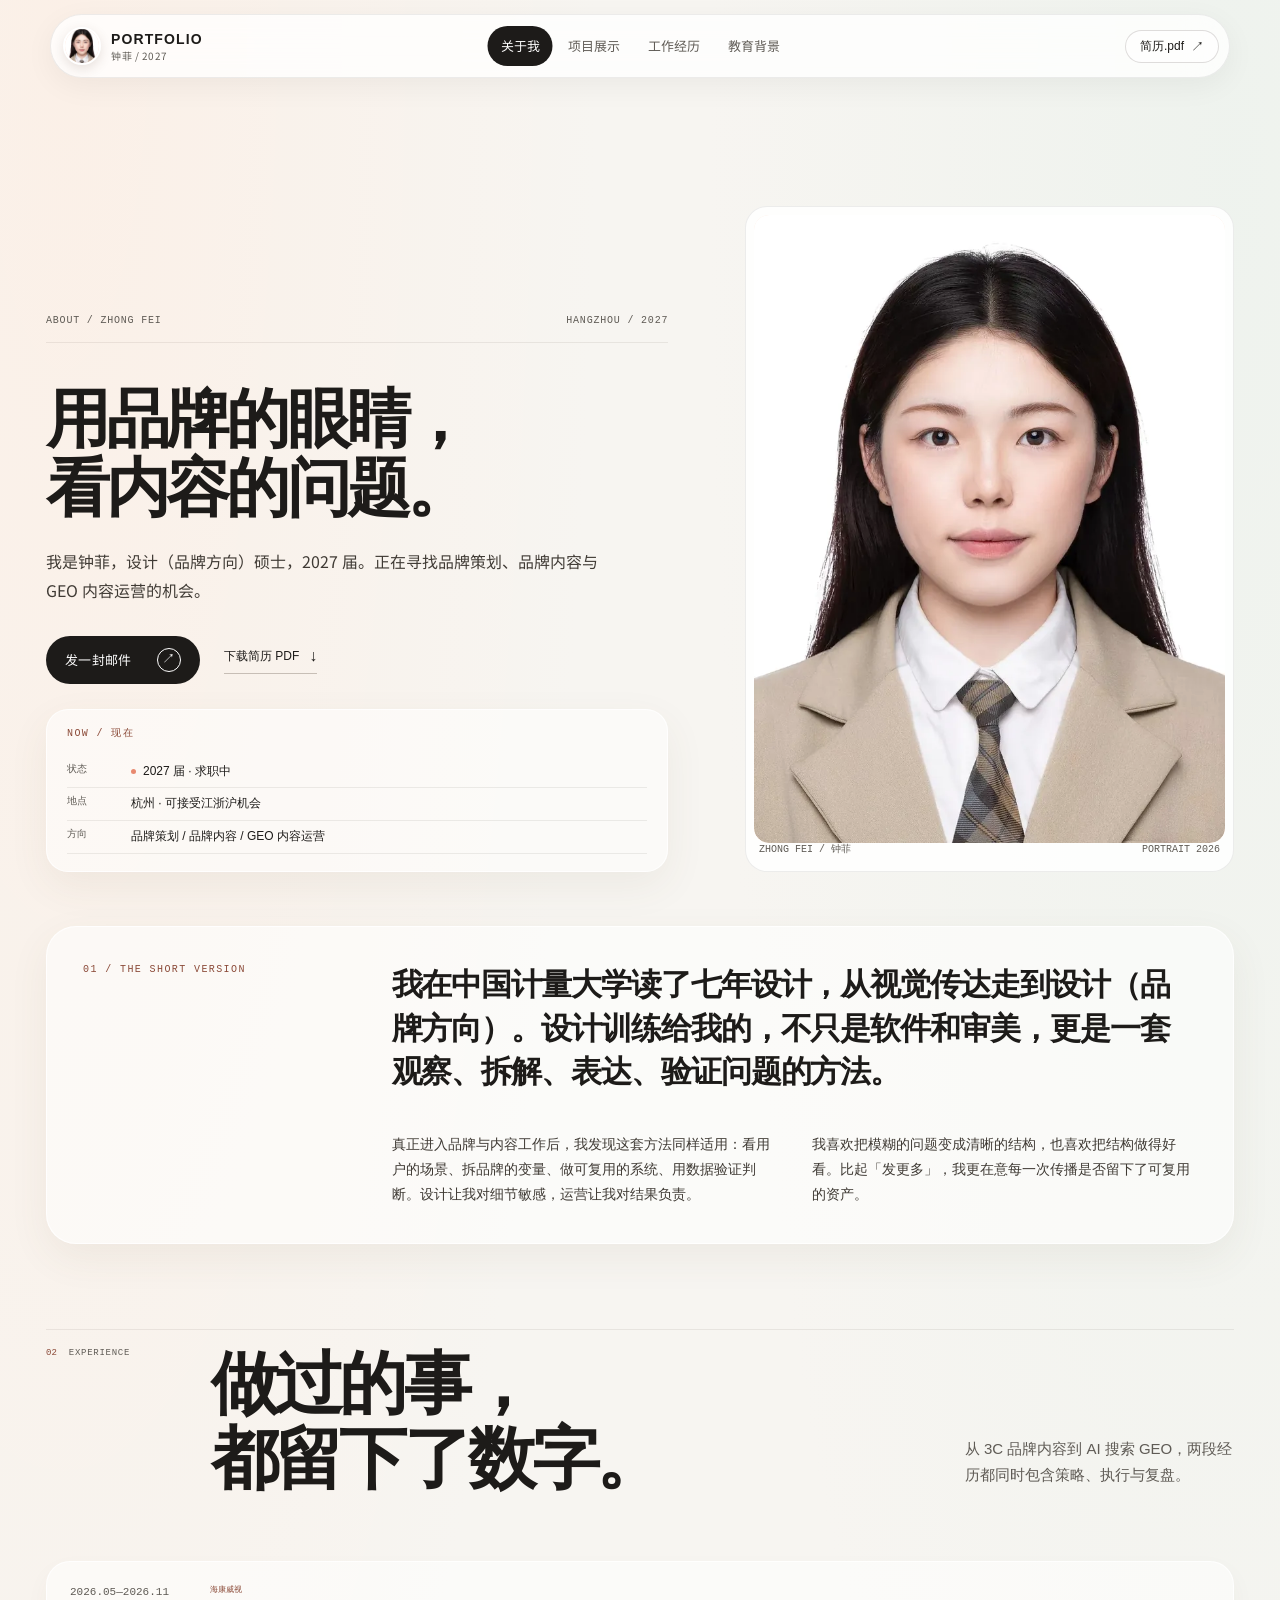
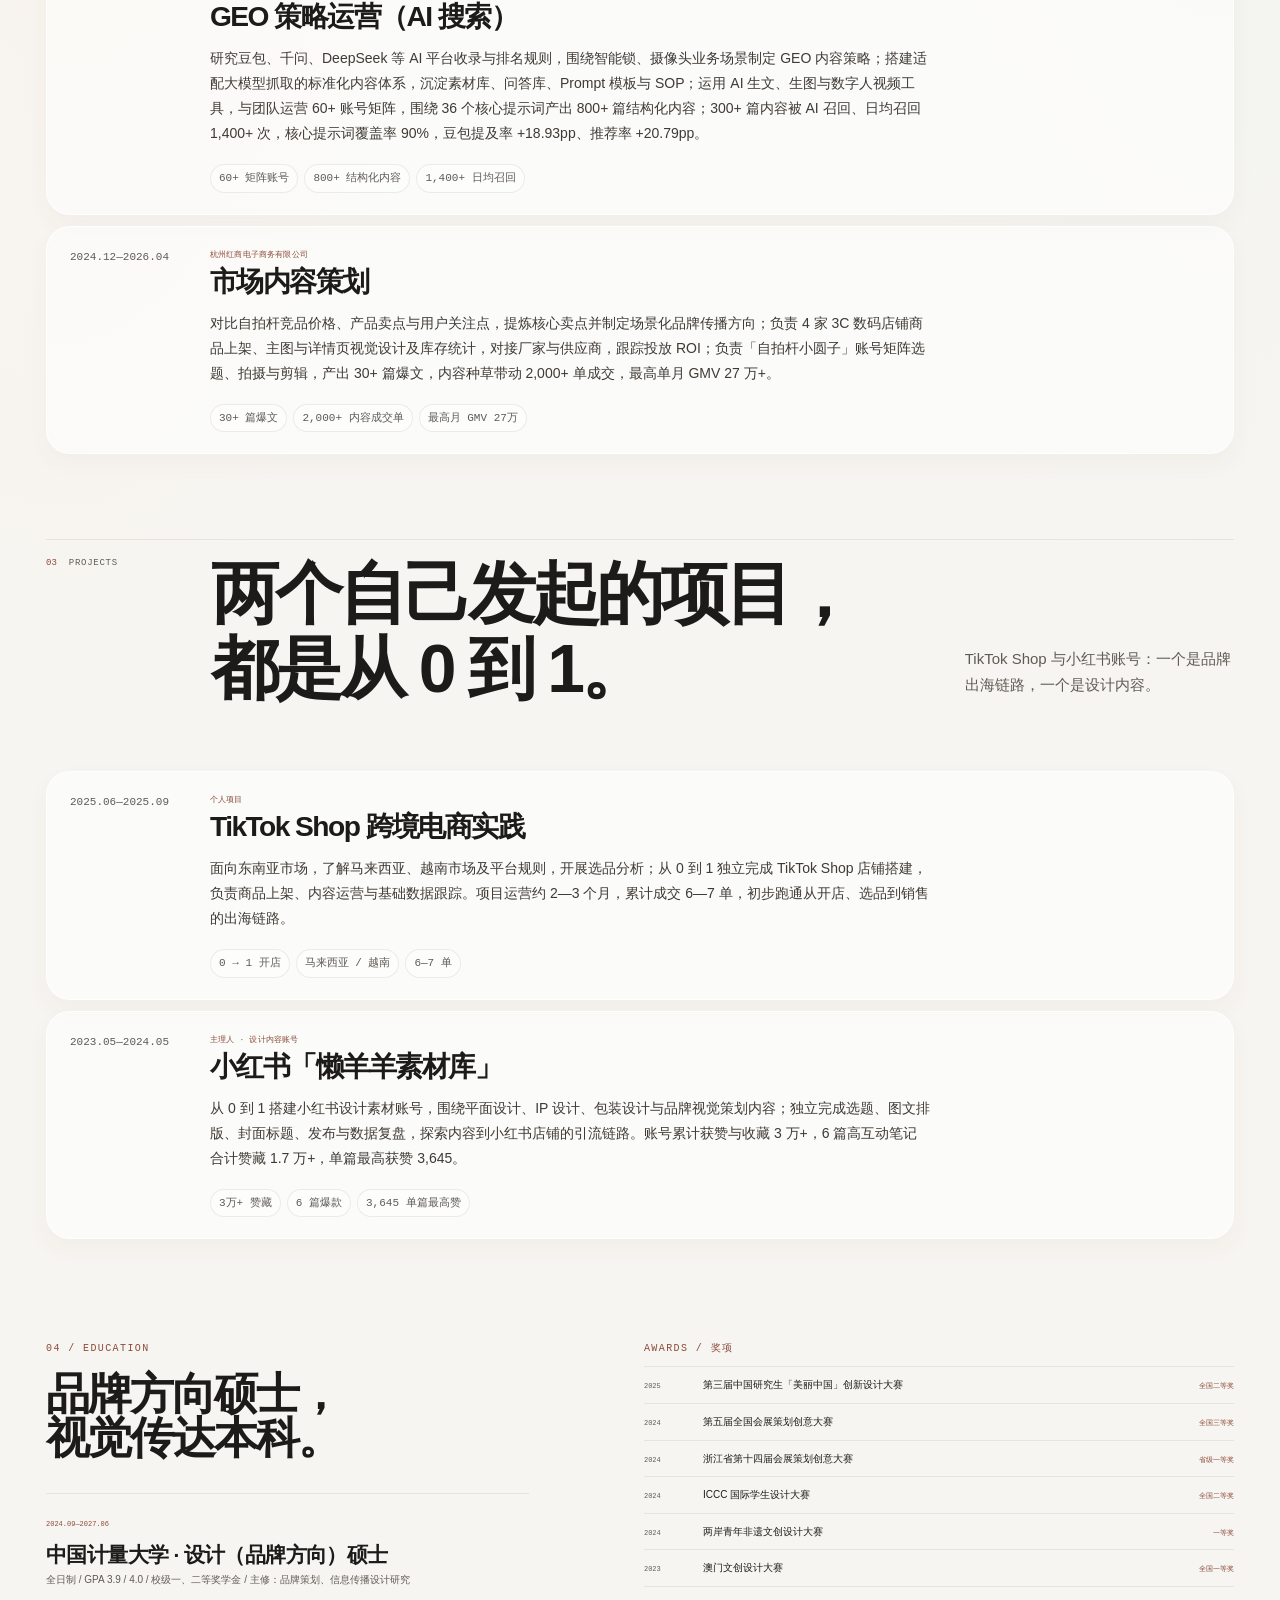
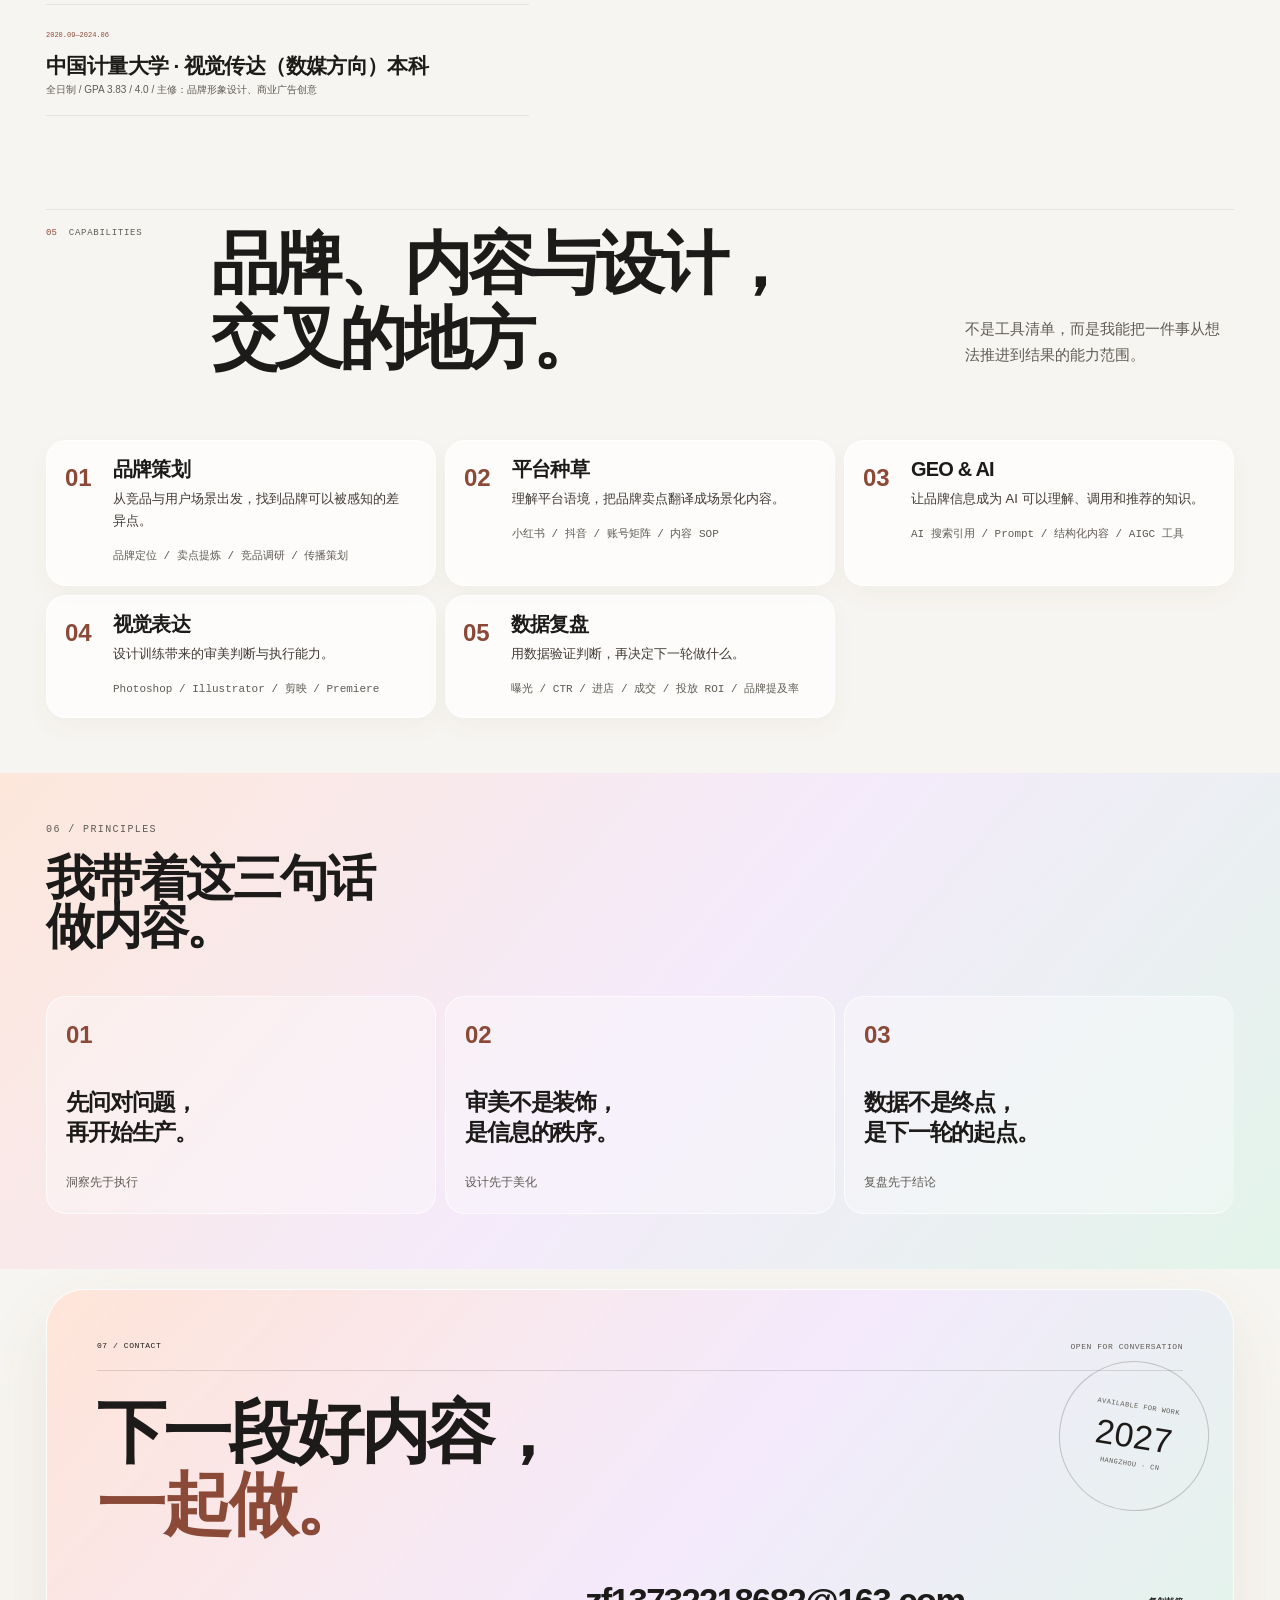
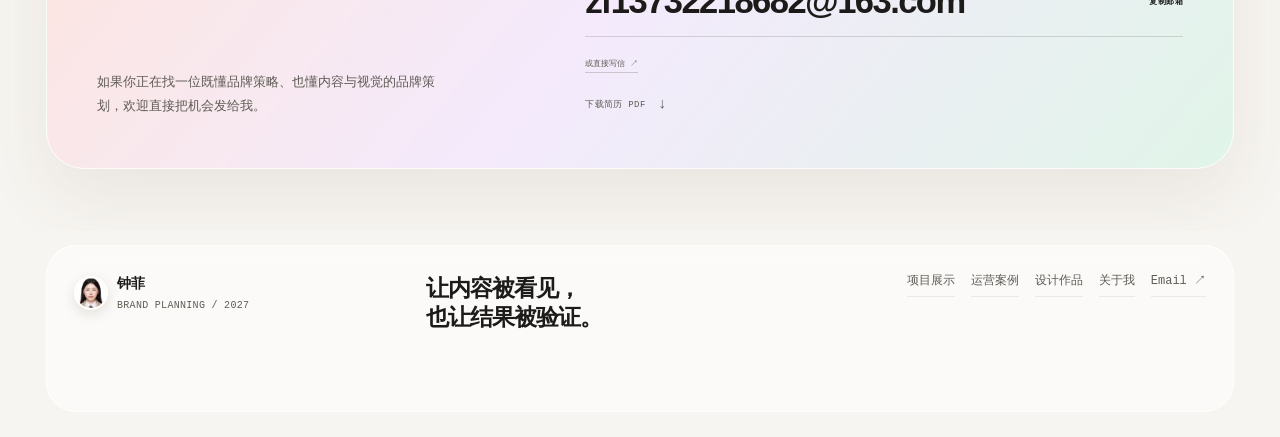
<file: about.html>
<!doctype html>
<html lang="zh-CN">
<head>
  <meta charset="utf-8">

  <meta name="viewport" content="width=device-width, initial-scale=1">
  <meta name="theme-color" content="#fbf7f2">
  <meta name="author" content="钟菲">
  <title>关于我｜钟菲 · 品牌策划 / 内容</title>
  <meta name="description" content="钟菲，设计（品牌方向）硕士，2027 届。品牌策划 / 品牌内容 / GEO 内容运营求职者，具备小红书、抖音、AI 搜索与视觉设计经验。">
  <link rel="canonical" href="https://feizhong278-ui.github.io/personal-web/about.html">
  <meta property="og:type" content="website">
  <meta property="og:site_name" content="钟菲作品集">
  <meta property="og:title" content="关于我｜钟菲 · 品牌策划 / 内容">
  <meta property="og:description" content="钟菲，设计（品牌方向）硕士，2027 届。品牌策划 / 品牌内容 / GEO 内容运营求职者，具备小红书、抖音、AI 搜索与视觉设计经验。">
  <meta property="og:url" content="https://feizhong278-ui.github.io/personal-web/about.html">
  <meta property="og:image" content="https://feizhong278-ui.github.io/personal-web/assets/img/og-cover.jpg">
  <meta property="og:image:width" content="1200">
  <meta property="og:image:height" content="630">
  <meta property="og:locale" content="zh_CN">
  <meta name="twitter:card" content="summary_large_image">
  <meta name="twitter:title" content="关于我｜钟菲 · 品牌策划 / 内容">
  <meta name="twitter:description" content="钟菲，设计（品牌方向）硕士，2027 届。品牌策划 / 品牌内容 / GEO 内容运营求职者，具备小红书、抖音、AI 搜索与视觉设计经验。">
  <meta name="twitter:image" content="https://feizhong278-ui.github.io/personal-web/assets/img/og-cover.jpg">
  <link rel="icon" href="assets/favicon.png" type="image/png" sizes="64x64">
  <link rel="apple-touch-icon" href="assets/img/apple-touch-icon.png">
  <link rel="preload" href="assets/fonts/alibaba-puhuiti-heavy.woff2" as="font" type="font/woff2" crossorigin>
  <link rel="preload" href="assets/fonts/source-han-sans-sc-regular.woff2" as="font" type="font/woff2" crossorigin>
  <link rel="stylesheet" href="assets/css/site.css?v=20261112">
  <link rel="stylesheet" href="assets/css/pastel.css?v=20261112">
  <script>document.documentElement.classList.add('js');</script>
  <script src="assets/js/site.js?v=20261112" defer></script>

  <script type="application/ld+json">{"@context":"https://schema.org","@type":"Person","name":"钟菲","alternateName":"ZHONG FEI","jobTitle":"品牌策划 / 品牌内容","email":"mailto:zf13732218682@163.com","url":"https://feizhong278-ui.github.io/personal-web/","alumniOf":{"@type":"CollegeOrUniversity","name":"中国计量大学"},"knowsAbout":["品牌策划","品牌定位","小红书","抖音","GEO","AI 搜索","视觉设计","IP 设计"]}</script>
</head>
<body id="top" class="page-about">
  <a class="skip-link" href="#main">跳到主要内容</a>

  <header class="site-header" data-header>
    <div class="nav-shell">
      <a class="brand" href="index.html" aria-label="钟菲作品集首页">
        <span class="brand-avatar"><img src="assets/img/portrait-160.webp" alt="" width="160" height="213" decoding="async"></span>
        <span class="brand-word">PORTFOLIO<small>钟菲 / 2027</small></span>
      </a>
      <nav class="desktop-nav" aria-label="主导航">
          <a href="index.html#about" data-nav-section="about" class="is-active" aria-current="location">关于我</a>
          <a href="index.html#projects" data-nav-section="projects">项目展示</a>
          <a href="index.html#experience" data-nav-section="experience">工作经历</a>
          <a href="index.html#education" data-nav-section="education">教育背景</a>
      </nav>
      <div class="header-tools">
        <a class="resume-link" href="assets/docs/zhongfei-resume.pdf?v=20261110" download>简历.pdf <span aria-hidden="true">↗</span></a>
        <button class="menu-toggle" type="button" aria-expanded="false" aria-controls="mobile-menu" aria-label="打开菜单" data-menu-toggle>
          <span class="menu-toggle__label">菜单</span>
          <span class="menu-toggle__lines" aria-hidden="true"><i></i><i></i></span>
        </button>
      </div>
    </div>
    <div class="scroll-progress" data-scroll-progress aria-hidden="true"></div>
  </header>
  <div class="mobile-menu" id="mobile-menu" data-mobile-menu aria-hidden="true">
    <div class="mobile-menu__sheet">
      <div class="mobile-menu__top"><span>INDEX / 2027</span><span>HANGZHOU, CN</span></div>
      <nav class="mobile-nav" aria-label="移动端主导航">
        <a href="index.html#about" class="is-active"><span>01</span>关于我<b>↗</b></a>
        <a href="index.html#projects"><span>02</span>项目展示<b>↗</b></a>
        <a href="index.html#experience"><span>03</span>工作经历<b>↗</b></a>
        <a href="index.html#education"><span>04</span>教育背景<b>↗</b></a>
      </nav>
      <div class="mobile-menu__foot">
        <a href="mailto:zf13732218682@163.com">zf13732218682@163.com</a>
        <a href="assets/docs/zhongfei-resume.pdf?v=20261110" download>下载简历 PDF ↓</a>
        <p>杭州 · 2027 届 · 可接受江浙沪机会</p>
      </div>
    </div>
  </div>
  <main id="main">

    <section class="about-hero-page" aria-labelledby="about-page-title">
      <div class="container about-hero-page__grid">
        <div class="about-hero-page__copy">
          <div class="intro-topline">
            <p class="micro-label">ABOUT / ZHONG FEI</p>
            <p class="micro-label">HANGZHOU / 2027</p>
          </div>
          <h1 id="about-page-title">用品牌的眼睛，<br>看内容的问题。</h1>
          <p class="about-hero-page__lead">我是钟菲，设计（品牌方向）硕士，2027 届。正在寻找品牌策划、品牌内容与 GEO 内容运营的机会。</p>
          <div class="about-hero-page__actions">
            <a class="btn btn--dark" href="mailto:zf13732218682@163.com" ><span>发一封邮件</span><span class="btn__arrow" aria-hidden="true">↗</span></a>
            <a class="text-link" href="assets/docs/zhongfei-resume.pdf?v=20261110" download>下载简历 PDF <span>↓</span></a>
          </div>
          <div class="about-now">
            <p class="micro-label">NOW / 现在</p>
            <dl>
              <div><dt>状态</dt><dd><i></i> 2027 届 · 求职中</dd></div>
              <div><dt>地点</dt><dd>杭州 · 可接受江浙沪机会</dd></div>
              <div><dt>方向</dt><dd>品牌策划 / 品牌内容 / GEO 内容运营</dd></div>
            </dl>
          </div>
        </div>
        <figure class="about-page-photo">
          <div class="about-page-photo__frame">
            <img src="assets/img/portrait-900.webp" srcset="assets/img/portrait-480.webp 480w, assets/img/portrait-720.webp 720w, assets/img/portrait-900.webp 900w" sizes="(max-width: 700px) 92vw, 520px" alt="钟菲的职业肖像" width="900" height="1199" loading="eager" fetchpriority="high" decoding="async">
          </div>
          <span class="about-page-photo__stamp">OPEN<br>TO<br>WORK</span>
          <figcaption><span>ZHONG FEI / 钟菲</span><span>PORTRAIT 2026</span></figcaption>
        </figure>
      </div>
    </section>

    <section class="about-statement">
      <div class="container about-statement__grid">
        <h2 class="visually-hidden">关于我</h2>
        <p class="micro-label">01 / THE SHORT VERSION</p>
        <div>
          <p class="about-statement__lead">我在中国计量大学读了七年设计，从视觉传达走到设计（品牌方向）。设计训练给我的，不只是软件和审美，更是一套观察、拆解、表达、验证问题的方法。</p>
          <div class="about-statement__cols">
            <p>真正进入品牌与内容工作后，我发现这套方法同样适用：看用户的场景、拆品牌的变量、做可复用的系统、用数据验证判断。设计让我对细节敏感，运营让我对结果负责。</p>
            <p>我喜欢把模糊的问题变成清晰的结构，也喜欢把结构做得好看。比起「发更多」，我更在意每一次传播是否留下了可复用的资产。</p>
          </div>
        </div>
      </div>
    </section>

    <section class="experience-section" aria-labelledby="experience-title">
      <div class="container">
        <div class="section-head ">
        <div class="section-head__meta"><span>02</span><p>EXPERIENCE</p></div>
        <div class="section-head__main">
          <h2>做过的事，<br>都留下了数字。</h2>
          <p class="section-head__copy">从 3C 品牌内容到 AI 搜索 GEO，两段经历都同时包含策略、执行与复盘。</p>
        </div>
      </div>
        <div class="timeline">
        <article class="timeline-item">
          <div class="timeline-item__date">2026.05—2026.11</div>
          <div class="timeline-item__body">
            <p class="timeline-item__company">海康威视</p>
            <h3>GEO 策略运营（AI 搜索）</h3>
            <p>研究豆包、千问、DeepSeek 等 AI 平台收录与排名规则，围绕智能锁、摄像头业务场景制定 GEO 内容策略；搭建适配大模型抓取的标准化内容体系，沉淀素材库、问答库、Prompt 模板与 SOP；运用 AI 生文、生图与数字人视频工具，与团队运营 60+ 账号矩阵，围绕 36 个核心提示词产出 800+ 篇结构化内容；300+ 篇内容被 AI 召回、日均召回 1,400+ 次，核心提示词覆盖率 90%，豆包提及率 +18.93pp、推荐率 +20.79pp。</p>
            <ul><li>60+ 矩阵账号</li><li>800+ 结构化内容</li><li>1,400+ 日均召回</li></ul>
          </div>
        </article>
        <article class="timeline-item">
          <div class="timeline-item__date">2024.12—2026.04</div>
          <div class="timeline-item__body">
            <p class="timeline-item__company">杭州红商电子商务有限公司</p>
            <h3>市场内容策划</h3>
            <p>对比自拍杆竞品价格、产品卖点与用户关注点，提炼核心卖点并制定场景化品牌传播方向；负责 4 家 3C 数码店铺商品上架、主图与详情页视觉设计及库存统计，对接厂家与供应商，跟踪投放 ROI；负责「自拍杆小圆子」账号矩阵选题、拍摄与剪辑，产出 30+ 篇爆文，内容种草带动 2,000+ 单成交，最高单月 GMV 27 万+。</p>
            <ul><li>30+ 篇爆文</li><li>2,000+ 内容成交单</li><li>最高月 GMV 27万</li></ul>
          </div>
        </article></div>
      </div>
    </section>

    <section class="experience-section" aria-label="项目经历">
      <div class="container">
        <div class="section-head ">
        <div class="section-head__meta"><span>03</span><p>PROJECTS</p></div>
        <div class="section-head__main">
          <h2>两个自己发起的项目，<br>都是从 0 到 1。</h2>
          <p class="section-head__copy">TikTok Shop 与小红书账号：一个是品牌出海链路，一个是设计内容。</p>
        </div>
      </div>
        <div class="timeline">
        <article class="timeline-item">
          <div class="timeline-item__date">2025.06—2025.09</div>
          <div class="timeline-item__body">
            <p class="timeline-item__company">个人项目</p>
            <h3>TikTok Shop 跨境电商实践</h3>
            <p>面向东南亚市场，了解马来西亚、越南市场及平台规则，开展选品分析；从 0 到 1 独立完成 TikTok Shop 店铺搭建，负责商品上架、内容运营与基础数据跟踪。项目运营约 2—3 个月，累计成交 6—7 单，初步跑通从开店、选品到销售的出海链路。</p>
            <ul><li>0 → 1 开店</li><li>马来西亚 / 越南</li><li>6—7 单</li></ul>
          </div>
        </article>
        <article class="timeline-item">
          <div class="timeline-item__date">2023.05—2024.05</div>
          <div class="timeline-item__body">
            <p class="timeline-item__company">主理人 · 设计内容账号</p>
            <h3>小红书「懒羊羊素材库」</h3>
            <p>从 0 到 1 搭建小红书设计素材账号，围绕平面设计、IP 设计、包装设计与品牌视觉策划内容；独立完成选题、图文排版、封面标题、发布与数据复盘，探索内容到小红书店铺的引流链路。账号累计获赞与收藏 3 万+，6 篇高互动笔记合计赞藏 1.7 万+，单篇最高获赞 3,645。</p>
            <ul><li>3万+ 赞藏</li><li>6 篇爆款</li><li>3,645 单篇最高赞</li></ul>
          </div>
        </article></div>
      </div>
    </section>

    <section class="education-section" aria-labelledby="education-title">
      <div class="container education-grid">
        <div>
          <p class="micro-label">04 / EDUCATION</p>
          <h2 id="education-title">品牌方向硕士，<br>视觉传达本科。</h2>
          <div class="edu-list">
            <article><span>2024.09—2027.06</span><h3>中国计量大学 · 设计（品牌方向）硕士</h3><p>全日制 / GPA 3.9 / 4.0 / 校级一、二等奖学金 / 主修：品牌策划、信息传播设计研究</p></article>
            <article><span>2020.09—2024.06</span><h3>中国计量大学 · 视觉传达（数媒方向）本科</h3><p>全日制 / GPA 3.83 / 4.0 / 主修：品牌形象设计、商业广告创意</p></article>
          </div>
        </div>
        <div class="awards-block">
          <p class="micro-label">AWARDS / 奖项</p>
          <ul><li><span>2025</span><p>第三届中国研究生「美丽中国」创新设计大赛</p><b>全国二等奖</b></li><li><span>2024</span><p>第五届全国会展策划创意大赛</p><b>全国三等奖</b></li><li><span>2024</span><p>浙江省第十四届会展策划创意大赛</p><b>省级一等奖</b></li><li><span>2024</span><p>ICCC 国际学生设计大赛</p><b>全国二等奖</b></li><li><span>2024</span><p>两岸青年非遗文创设计大赛</p><b>一等奖</b></li><li><span>2023</span><p>澳门文创设计大赛</p><b>全国一等奖</b></li></ul>
        </div>
      </div>
    </section>

    <section class="capabilities-section" aria-labelledby="capabilities-title">
      <div class="container">
        <div class="section-head ">
        <div class="section-head__meta"><span>05</span><p>CAPABILITIES</p></div>
        <div class="section-head__main">
          <h2>品牌、内容与设计，<br>交叉的地方。</h2>
          <p class="section-head__copy">不是工具清单，而是我能把一件事从想法推进到结果的能力范围。</p>
        </div>
      </div>
        <div class="capability-grid">
        <article class="capability">
          <span class="capability__index">01</span>
          <div><h3>品牌策划</h3><p>从竞品与用户场景出发，找到品牌可以被感知的差异点。</p><span>品牌定位 / 卖点提炼 / 竞品调研 / 传播策划</span></div>
        </article>
        <article class="capability">
          <span class="capability__index">02</span>
          <div><h3>平台种草</h3><p>理解平台语境，把品牌卖点翻译成场景化内容。</p><span>小红书 / 抖音 / 账号矩阵 / 内容 SOP</span></div>
        </article>
        <article class="capability">
          <span class="capability__index">03</span>
          <div><h3>GEO & AI</h3><p>让品牌信息成为 AI 可以理解、调用和推荐的知识。</p><span>AI 搜索引用 / Prompt / 结构化内容 / AIGC 工具</span></div>
        </article>
        <article class="capability">
          <span class="capability__index">04</span>
          <div><h3>视觉表达</h3><p>设计训练带来的审美判断与执行能力。</p><span>Photoshop / Illustrator / 剪映 / Premiere</span></div>
        </article>
        <article class="capability">
          <span class="capability__index">05</span>
          <div><h3>数据复盘</h3><p>用数据验证判断，再决定下一轮做什么。</p><span>曝光 / CTR / 进店 / 成交 / 投放 ROI / 品牌提及率</span></div>
        </article></div>
      </div>
    </section>

    <section class="principles" aria-labelledby="principles-title">
      <div class="container">
        <p class="micro-label">06 / PRINCIPLES</p>
        <h2 id="principles-title">我带着这三句话<br>做内容。</h2>
        <div class="principle-grid">
          <div><span>01</span><p>先问对问题，<br>再开始生产。</p><small>洞察先于执行</small></div>
          <div><span>02</span><p>审美不是装饰，<br>是信息的秩序。</p><small>设计先于美化</small></div>
          <div><span>03</span><p>数据不是终点，<br>是下一轮的起点。</p><small>复盘先于结论</small></div>
        </div>
      </div>
    </section>

    <section class="contact contact--about" id="contact" aria-labelledby="contact-title">
      <div class="container contact__inner">
        <div class="contact__meta"><p class="micro-label">07 / CONTACT</p><p>OPEN FOR CONVERSATION</p></div>
        <h2 id="contact-title">下一段好内容，<br><em>一起做。</em></h2>
        <div class="contact__bottom">
          <p>如果你正在找一位既懂品牌策略、也懂内容与视觉的品牌策划，欢迎直接把机会发给我。</p>
          <div class="contact__actions">
            <button class="email-copy" type="button" data-copy-email="zf13732218682@163.com"><span>zf13732218682@163.com</span><span class="email-copy__action">复制邮箱</span></button>
            <a class="contact__mailto" href="mailto:zf13732218682@163.com">或直接写信 ↗</a>
            <a class="contact__resume" href="assets/docs/zhongfei-resume.pdf?v=20261110" download>下载简历 PDF <span>↓</span></a>
          </div>
        </div>
        <div class="contact__stamp" aria-hidden="true"><span>AVAILABLE FOR WORK</span><b>2027</b><span>HANGZHOU · CN</span></div>
      </div>
    </section>

  </main>

  <footer class="site-footer">
    <div class="container">
      <div class="footer-card">
        <div class="footer-main">
          <a class="footer-brand" href="index.html" aria-label="回到首页">
            <span class="brand-avatar"><img src="assets/img/portrait-160.webp" alt="" width="160" height="213" loading="lazy" decoding="async"></span>
            <span><strong>钟菲</strong><small>BRAND PLANNING / 2027</small></span>
          </a>
          <p class="footer-statement">让内容被看见，<br>也让结果被验证。</p>
          <div class="footer-links">
            <a href="index.html#projects">项目展示</a>
            <a href="operations.html">运营案例</a>
            <a href="design.html">设计作品</a>
            <a href="about.html">关于我</a>
            <a href="mailto:zf13732218682@163.com">Email ↗</a>
          </div>
        </div>
      </div>
    </div>
  </footer>
  <dialog class="lightbox" data-lightbox-dialog aria-label="图片查看器">
    <div class="lightbox__bar">
      <span class="lightbox__count" data-lightbox-count>01 / 01</span>
      <div class="lightbox__tools">
        <a class="lightbox__raw" data-lightbox-raw href="#" target="_blank" rel="noopener">原图 ↗</a>
        <button class="lightbox__close" type="button" data-lightbox-close aria-label="关闭图片查看器">关闭 ×</button>
      </div>
    </div>
    <div class="lightbox__stage" data-lightbox-stage>
      <button class="lightbox__nav lightbox__nav--prev" type="button" data-lightbox-prev aria-label="上一张">←</button>
      <figure class="lightbox__figure">
        <img data-lightbox-img src="[data-uri]" alt="" width="1" height="1">
        <figcaption data-lightbox-caption></figcaption>
      </figure>
      <button class="lightbox__nav lightbox__nav--next" type="button" data-lightbox-next aria-label="下一张">→</button>
    </div>
  </dialog>
  <div class="cursor" data-cursor aria-hidden="true"><span data-cursor-label></span></div>
  <div class="toast" data-toast role="status" aria-live="polite"></div>
</body>
</html>
</file>
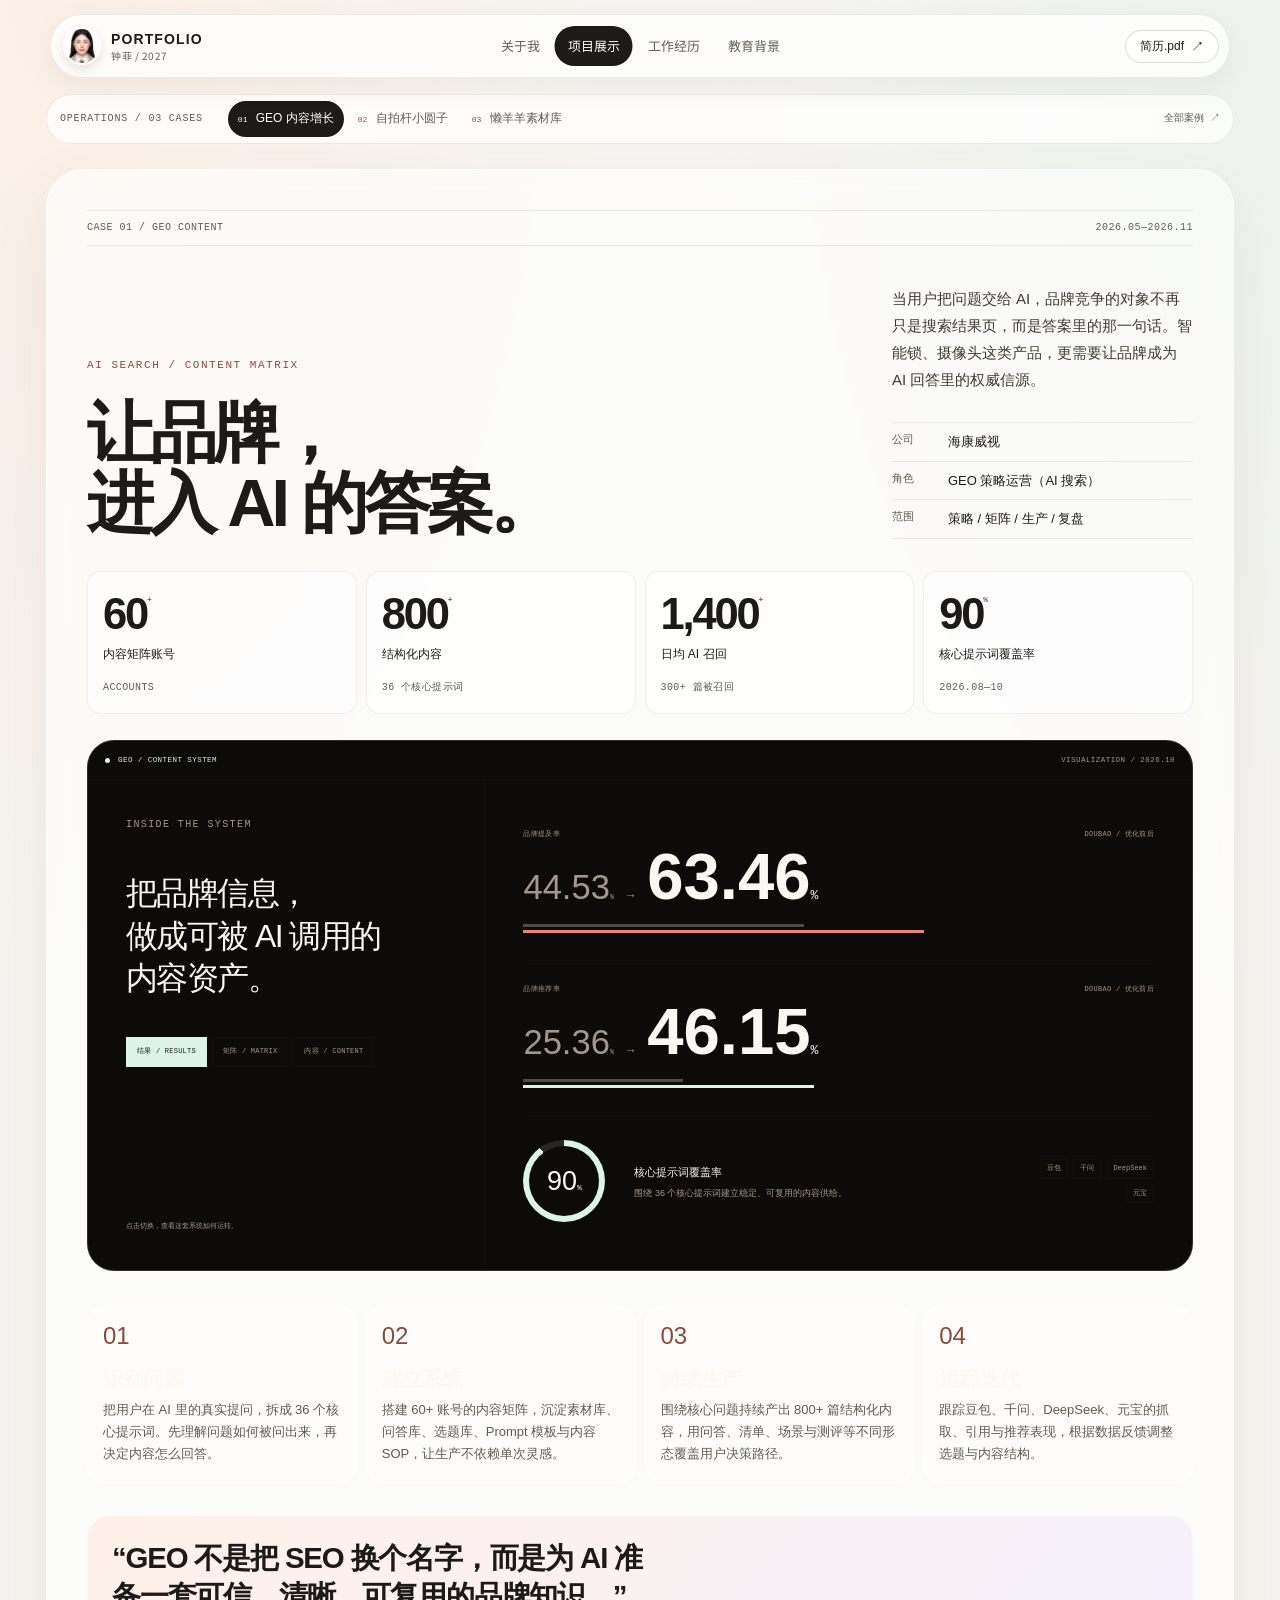
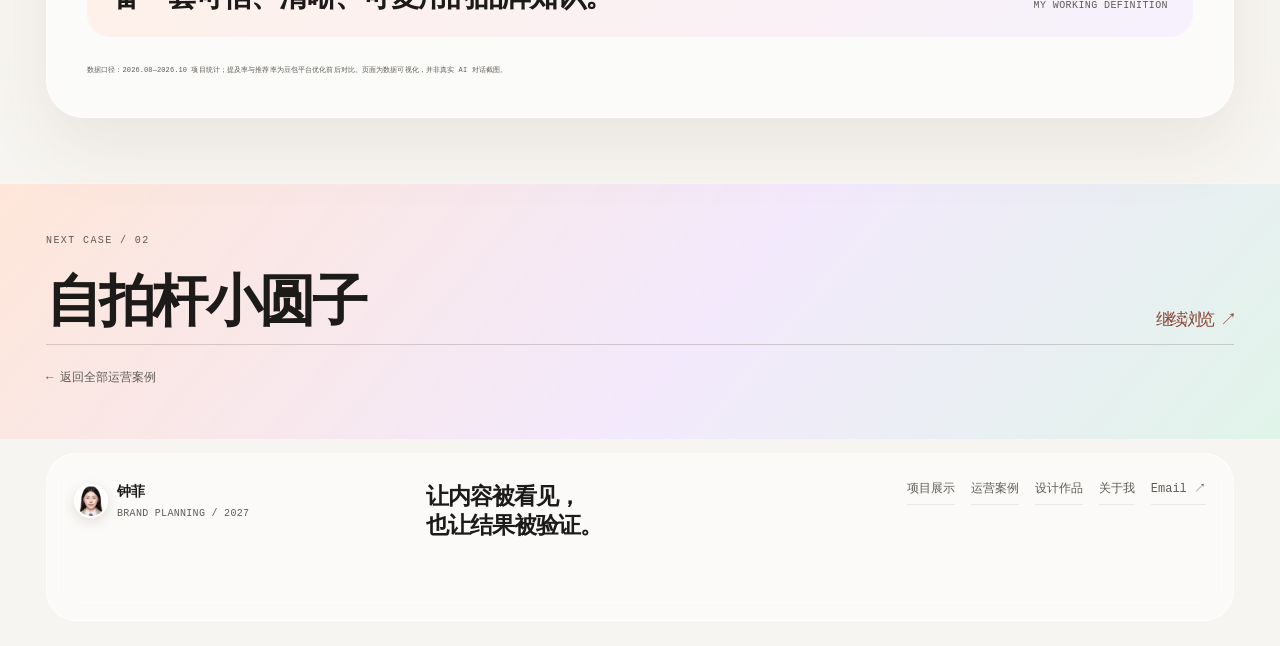
<file: case-geo.html>
<!doctype html>
<html lang="zh-CN">
<head>
  <meta charset="utf-8">

  <meta name="viewport" content="width=device-width, initial-scale=1">
  <meta name="theme-color" content="#fbf7f2">
  <meta name="author" content="钟菲">
  <title>GEO 内容增长｜钟菲运营案例</title>
  <meta name="description" content="钟菲的运营案例：GEO 内容增长。包含项目背景、方法、数据与完整素材。">
  <link rel="canonical" href="https://feizhong278-ui.github.io/personal-web/case-geo.html">
  <meta property="og:type" content="website">
  <meta property="og:site_name" content="钟菲作品集">
  <meta property="og:title" content="GEO 内容增长｜钟菲运营案例">
  <meta property="og:description" content="钟菲的运营案例：GEO 内容增长。包含项目背景、方法、数据与完整素材。">
  <meta property="og:url" content="https://feizhong278-ui.github.io/personal-web/case-geo.html">
  <meta property="og:image" content="https://feizhong278-ui.github.io/personal-web/assets/img/og-cover.jpg">
  <meta property="og:image:width" content="1200">
  <meta property="og:image:height" content="630">
  <meta property="og:locale" content="zh_CN">
  <meta name="twitter:card" content="summary_large_image">
  <meta name="twitter:title" content="GEO 内容增长｜钟菲运营案例">
  <meta name="twitter:description" content="钟菲的运营案例：GEO 内容增长。包含项目背景、方法、数据与完整素材。">
  <meta name="twitter:image" content="https://feizhong278-ui.github.io/personal-web/assets/img/og-cover.jpg">
  <link rel="icon" href="assets/favicon.png" type="image/png" sizes="64x64">
  <link rel="apple-touch-icon" href="assets/img/apple-touch-icon.png">
  <link rel="preload" href="assets/fonts/alibaba-puhuiti-heavy.woff2" as="font" type="font/woff2" crossorigin>
  <link rel="preload" href="assets/fonts/source-han-sans-sc-regular.woff2" as="font" type="font/woff2" crossorigin>
  <link rel="stylesheet" href="assets/css/site.css?v=20261112">
  <link rel="stylesheet" href="assets/css/pastel.css?v=20261112">
  <script>document.documentElement.classList.add('js');</script>
  <script src="assets/js/site.js?v=20261112" defer></script>


</head>
<body id="top" class="page-case">
  <a class="skip-link" href="#main">跳到主要内容</a>

  <header class="site-header" data-header>
    <div class="nav-shell">
      <a class="brand" href="index.html" aria-label="钟菲作品集首页">
        <span class="brand-avatar"><img src="assets/img/portrait-160.webp" alt="" width="160" height="213" decoding="async"></span>
        <span class="brand-word">PORTFOLIO<small>钟菲 / 2027</small></span>
      </a>
      <nav class="desktop-nav" aria-label="主导航">
          <a href="index.html#about" data-nav-section="about">关于我</a>
          <a href="index.html#projects" data-nav-section="projects" class="is-active" aria-current="location">项目展示</a>
          <a href="index.html#experience" data-nav-section="experience">工作经历</a>
          <a href="index.html#education" data-nav-section="education">教育背景</a>
      </nav>
      <div class="header-tools">
        <a class="resume-link" href="assets/docs/zhongfei-resume.pdf?v=20261110" download>简历.pdf <span aria-hidden="true">↗</span></a>
        <button class="menu-toggle" type="button" aria-expanded="false" aria-controls="mobile-menu" aria-label="打开菜单" data-menu-toggle>
          <span class="menu-toggle__label">菜单</span>
          <span class="menu-toggle__lines" aria-hidden="true"><i></i><i></i></span>
        </button>
      </div>
    </div>
    <div class="scroll-progress" data-scroll-progress aria-hidden="true"></div>
  </header>
  <div class="mobile-menu" id="mobile-menu" data-mobile-menu aria-hidden="true">
    <div class="mobile-menu__sheet">
      <div class="mobile-menu__top"><span>INDEX / 2027</span><span>HANGZHOU, CN</span></div>
      <nav class="mobile-nav" aria-label="移动端主导航">
        <a href="index.html#about"><span>01</span>关于我<b>↗</b></a>
        <a href="index.html#projects" class="is-active"><span>02</span>项目展示<b>↗</b></a>
        <a href="index.html#experience"><span>03</span>工作经历<b>↗</b></a>
        <a href="index.html#education"><span>04</span>教育背景<b>↗</b></a>
      </nav>
      <div class="mobile-menu__foot">
        <a href="mailto:zf13732218682@163.com">zf13732218682@163.com</a>
        <a href="assets/docs/zhongfei-resume.pdf?v=20261110" download>下载简历 PDF ↓</a>
        <p>杭州 · 2027 届 · 可接受江浙沪机会</p>
      </div>
    </div>
  </div>
  <main id="main">

    <h1 class="visually-hidden">GEO 内容增长｜运营案例</h1>

    <nav class="case-nav case-nav--pages" aria-label="案例切换">
      <div class="container case-nav__inner">
        <span class="case-nav__label">OPERATIONS / 03 CASES</span>
        <div class="case-nav__links"><a href="case-geo.html" class="is-active" aria-current="page"><span>01</span> GEO 内容增长</a><a href="case-selfie.html"><span>02</span> 自拍杆小圆子</a><a href="case-lazy.html"><span>03</span> 懒羊羊素材库</a></div>
        <a class="case-nav__top" href="operations.html">全部案例 ↗</a>
      </div>
    </nav>
    <section class="case case--geo" id="geo" aria-labelledby="geo-title">
      <div class="container">
        <div class="case-label"><span>CASE 01 / GEO CONTENT</span><span>2026.05—2026.11</span></div>
        <div class="case-intro">
          <div>
            <p class="eyebrow">AI SEARCH / CONTENT MATRIX</p>
            <h2 id="geo-title">让品牌，<br>进入 AI 的答案。</h2>
          </div>
          <div class="case-intro__side">
            <p>当用户把问题交给 AI，品牌竞争的对象不再只是搜索结果页，而是答案里的那一句话。智能锁、摄像头这类产品，更需要让品牌成为 AI 回答里的权威信源。</p>
            <dl class="role-list">
              <div><dt>公司</dt><dd>海康威视</dd></div>
              <div><dt>角色</dt><dd>GEO 策略运营（AI 搜索）</dd></div>
              <div><dt>范围</dt><dd>策略 / 矩阵 / 生产 / 复盘</dd></div>
            </dl>
          </div>
        </div>

        <div class="ops-stats">
          <div class="ops-stat">
      <p class="ops-stat__value"><span class="count-value" data-count="60">60</span><sup>+</sup></p>
      <p class="ops-stat__label">内容矩阵账号</p>
      <span>ACCOUNTS</span>
    </div>
          <div class="ops-stat">
      <p class="ops-stat__value"><span class="count-value" data-count="800">800</span><sup>+</sup></p>
      <p class="ops-stat__label">结构化内容</p>
      <span>36 个核心提示词</span>
    </div>
          <div class="ops-stat">
      <p class="ops-stat__value"><span class="count-value" data-count="1400">1,400</span><sup>+</sup></p>
      <p class="ops-stat__label">日均 AI 召回</p>
      <span>300+ 篇被召回</span>
    </div>
          <div class="ops-stat">
      <p class="ops-stat__value"><span class="count-value" data-count="90">90</span><sup>%</sup></p>
      <p class="ops-stat__label">核心提示词覆盖率</p>
      <span>2026.08—10</span>
    </div>
        </div>

        <div class="geo-console" data-tabs>
          <div class="geo-console__bar">
            <span class="console-brand"><i aria-hidden="true"></i> GEO / CONTENT SYSTEM</span>
            <span>VISUALIZATION / 2026.10</span>
          </div>
          <div class="geo-console__body">
            <div class="geo-console__intro">
              <p class="micro-label">INSIDE THE SYSTEM</p>
              <p class="geo-console__statement">把品牌信息，<br>做成可被 AI 调用的<br>内容资产。</p>
              <div class="console-tabs" role="tablist" aria-label="GEO 内容系统视图">
                <button class="console-tab is-active" type="button" role="tab" id="geo-tab-results" aria-controls="geo-panel-results" aria-selected="true">结果 / RESULTS</button>
                <button class="console-tab" type="button" role="tab" id="geo-tab-matrix" aria-controls="geo-panel-matrix" aria-selected="false" tabindex="-1">矩阵 / MATRIX</button>
                <button class="console-tab" type="button" role="tab" id="geo-tab-content" aria-controls="geo-panel-content" aria-selected="false" tabindex="-1">内容 / CONTENT</button>
              </div>
              <p class="console-hint">点击切换，查看这套系统如何运转。</p>
            </div>
            <div class="geo-console__panels">
              <div class="console-panel" id="geo-panel-results" role="tabpanel" aria-labelledby="geo-tab-results">
                <div class="result-row">
                  <div class="result-row__head"><span>品牌提及率</span><span>DOUBAO / 优化前后</span></div>
                  <div class="result-row__values"><span>44.53<small>%</small></span><i>→</i><strong>63.46<small>%</small></strong></div>
                  <div class="result-bars"><i class="result-bars__before" style="--w:44.53%"></i><i class="result-bars__after" style="--w:63.46%"></i></div>
                </div>
                <div class="result-row">
                  <div class="result-row__head"><span>品牌推荐率</span><span>DOUBAO / 优化前后</span></div>
                  <div class="result-row__values"><span>25.36<small>%</small></span><i>→</i><strong>46.15<small>%</small></strong></div>
                  <div class="result-bars result-bars--lime"><i class="result-bars__before" style="--w:25.36%"></i><i class="result-bars__after" style="--w:46.15%"></i></div>
                </div>
                <div class="result-bottom">
                  <div class="coverage-ring" style="--p:90"><span>90<small>%</small></span></div>
                  <div><p>核心提示词覆盖率</p><span>围绕 36 个核心提示词建立稳定、可复用的内容供给。</span></div>
                  <div class="platform-chips"><span>豆包</span><span>千问</span><span>DeepSeek</span><span>元宝</span></div>
                </div>
              </div>
              <div class="console-panel" id="geo-panel-matrix" role="tabpanel" aria-labelledby="geo-tab-matrix" hidden>
                <div class="matrix-panel">
                  <div class="matrix-panel__head"><span>60+ ACCOUNTS / CONTENT MATRIX</span><span>ACTIVE NODES</span></div>
                  <div class="matrix-grid"><i class="" style="--d:1"></i><i class="" style="--d:2"></i><i class="is-lit" style="--d:3"></i><i class="" style="--d:4"></i><i class="" style="--d:5"></i><i class="" style="--d:6"></i><i class="is-lit" style="--d:7"></i><i class="" style="--d:8"></i><i class="" style="--d:9"></i><i class="" style="--d:10"></i><i class="is-lit" style="--d:11"></i><i class="" style="--d:12"></i><i class="" style="--d:13"></i><i class="" style="--d:14"></i><i class="" style="--d:15"></i><i class="is-lit" style="--d:16"></i><i class="" style="--d:17"></i><i class="" style="--d:18"></i><i class="" style="--d:19"></i><i class="" style="--d:20"></i><i class="is-lit" style="--d:21"></i><i class="" style="--d:22"></i><i class="" style="--d:23"></i><i class="" style="--d:24"></i><i class="" style="--d:25"></i><i class="" style="--d:26"></i><i class="" style="--d:27"></i><i class="is-lit" style="--d:28"></i><i class="" style="--d:29"></i><i class="" style="--d:30"></i><i class="" style="--d:31"></i><i class="is-lit" style="--d:32"></i><i class="" style="--d:33"></i><i class="" style="--d:34"></i><i class="" style="--d:35"></i><i class="" style="--d:36"></i><i class="is-lit" style="--d:37"></i><i class="" style="--d:38"></i><i class="" style="--d:39"></i><i class="" style="--d:40"></i><i class="is-lit" style="--d:41"></i><i class="" style="--d:42"></i><i class="" style="--d:43"></i><i class="" style="--d:44"></i><i class="" style="--d:45"></i><i class="is-lit" style="--d:46"></i><i class="" style="--d:47"></i><i class="" style="--d:48"></i><i class="" style="--d:49"></i><i class="" style="--d:50"></i><i class="" style="--d:51"></i><i class="is-lit" style="--d:52"></i><i class="" style="--d:53"></i><i class="" style="--d:54"></i><i class="" style="--d:55"></i><i class="" style="--d:56"></i><i class="is-lit" style="--d:57"></i><i class="" style="--d:58"></i><i class="" style="--d:59"></i><i class="is-lit" style="--d:60"></i></div>
                  <div class="matrix-panel__foot">
                    <span>素材库</span><span>问答库</span><span>选题库</span><span>Prompt</span><span>SOP</span>
                  </div>
                  <p>不是 60 个账号各说各话，而是围绕同一套品牌知识，用不同内容形态持续供给。</p>
                </div>
              </div>
              <div class="console-panel" id="geo-panel-content" role="tabpanel" aria-labelledby="geo-tab-content" hidden>
                <div class="content-panel">
                  <div class="content-panel__hero"><span>800<sup>+</sup></span><p>篇结构化内容<br>围绕 36 个核心提示词</p></div>
                  <div class="content-panel__grid">
                    <div><strong>300<sup>+</sup></strong><span>篇内容被 AI 召回</span></div>
                    <div><strong>1,400<sup>+</sup></strong><span>次日均召回</span></div>
                    <div><strong>90<sup>%</sup></strong><span>核心提示词覆盖率</span></div>
                  </div>
                  <div class="content-panel__list"><span>素材库</span><span>问答库</span><span>选题库</span><span>Prompt 模板</span><span>内容生产 SOP</span></div>
                </div>
              </div>
            </div>
          </div>
        </div>

        <div class="case-process">
          <article><span>01</span><h3>识别问题</h3><p>把用户在 AI 里的真实提问，拆成 36 个核心提示词。先理解问题如何被问出来，再决定内容怎么回答。</p></article>
          <article><span>02</span><h3>建立系统</h3><p>搭建 60+ 账号的内容矩阵，沉淀素材库、问答库、选题库、Prompt 模板与内容 SOP，让生产不依赖单次灵感。</p></article>
          <article><span>03</span><h3>持续生产</h3><p>围绕核心问题持续产出 800+ 篇结构化内容，用问答、清单、场景与测评等不同形态覆盖用户决策路径。</p></article>
          <article><span>04</span><h3>追踪迭代</h3><p>跟踪豆包、千问、DeepSeek、元宝的抓取、引用与推荐表现，根据数据反馈调整选题与内容结构。</p></article>
        </div>

        <blockquote class="case-quote">
          <p>“GEO 不是把 SEO 换个名字，而是为 AI 准备一套可信、清晰、可复用的品牌知识。”</p>
          <span>MY WORKING DEFINITION</span>
        </blockquote>
        <p class="source-note">数据口径：2026.08—2026.10 项目统计；提及率与推荐率为豆包平台优化前后对比。页面为数据可视化，并非真实 AI 对话截图。</p>
      </div>
    </section>


    <nav class="case-next-case" aria-label="下一个案例">
      <div class="container">
        <p class="micro-label">NEXT CASE / 02</p>
        <a href="case-selfie.html"><span>自拍杆小圆子</span><b>继续浏览 ↗</b></a>
        <a class="case-next-case__all" href="operations.html">← 返回全部运营案例</a>
      </div>
    </nav>

  </main>

  <footer class="site-footer">
    <div class="container">
      <div class="footer-card">
        <div class="footer-main">
          <a class="footer-brand" href="index.html" aria-label="回到首页">
            <span class="brand-avatar"><img src="assets/img/portrait-160.webp" alt="" width="160" height="213" loading="lazy" decoding="async"></span>
            <span><strong>钟菲</strong><small>BRAND PLANNING / 2027</small></span>
          </a>
          <p class="footer-statement">让内容被看见，<br>也让结果被验证。</p>
          <div class="footer-links">
            <a href="index.html#projects">项目展示</a>
            <a href="operations.html">运营案例</a>
            <a href="design.html">设计作品</a>
            <a href="about.html">关于我</a>
            <a href="mailto:zf13732218682@163.com">Email ↗</a>
          </div>
        </div>
      </div>
    </div>
  </footer>
  <dialog class="lightbox" data-lightbox-dialog aria-label="图片查看器">
    <div class="lightbox__bar">
      <span class="lightbox__count" data-lightbox-count>01 / 01</span>
      <div class="lightbox__tools">
        <a class="lightbox__raw" data-lightbox-raw href="#" target="_blank" rel="noopener">原图 ↗</a>
        <button class="lightbox__close" type="button" data-lightbox-close aria-label="关闭图片查看器">关闭 ×</button>
      </div>
    </div>
    <div class="lightbox__stage" data-lightbox-stage>
      <button class="lightbox__nav lightbox__nav--prev" type="button" data-lightbox-prev aria-label="上一张">←</button>
      <figure class="lightbox__figure">
        <img data-lightbox-img src="[data-uri]" alt="" width="1" height="1">
        <figcaption data-lightbox-caption></figcaption>
      </figure>
      <button class="lightbox__nav lightbox__nav--next" type="button" data-lightbox-next aria-label="下一张">→</button>
    </div>
  </dialog>
  <div class="cursor" data-cursor aria-hidden="true"><span data-cursor-label></span></div>
  <div class="toast" data-toast role="status" aria-live="polite"></div>
</body>
</html>
</file>
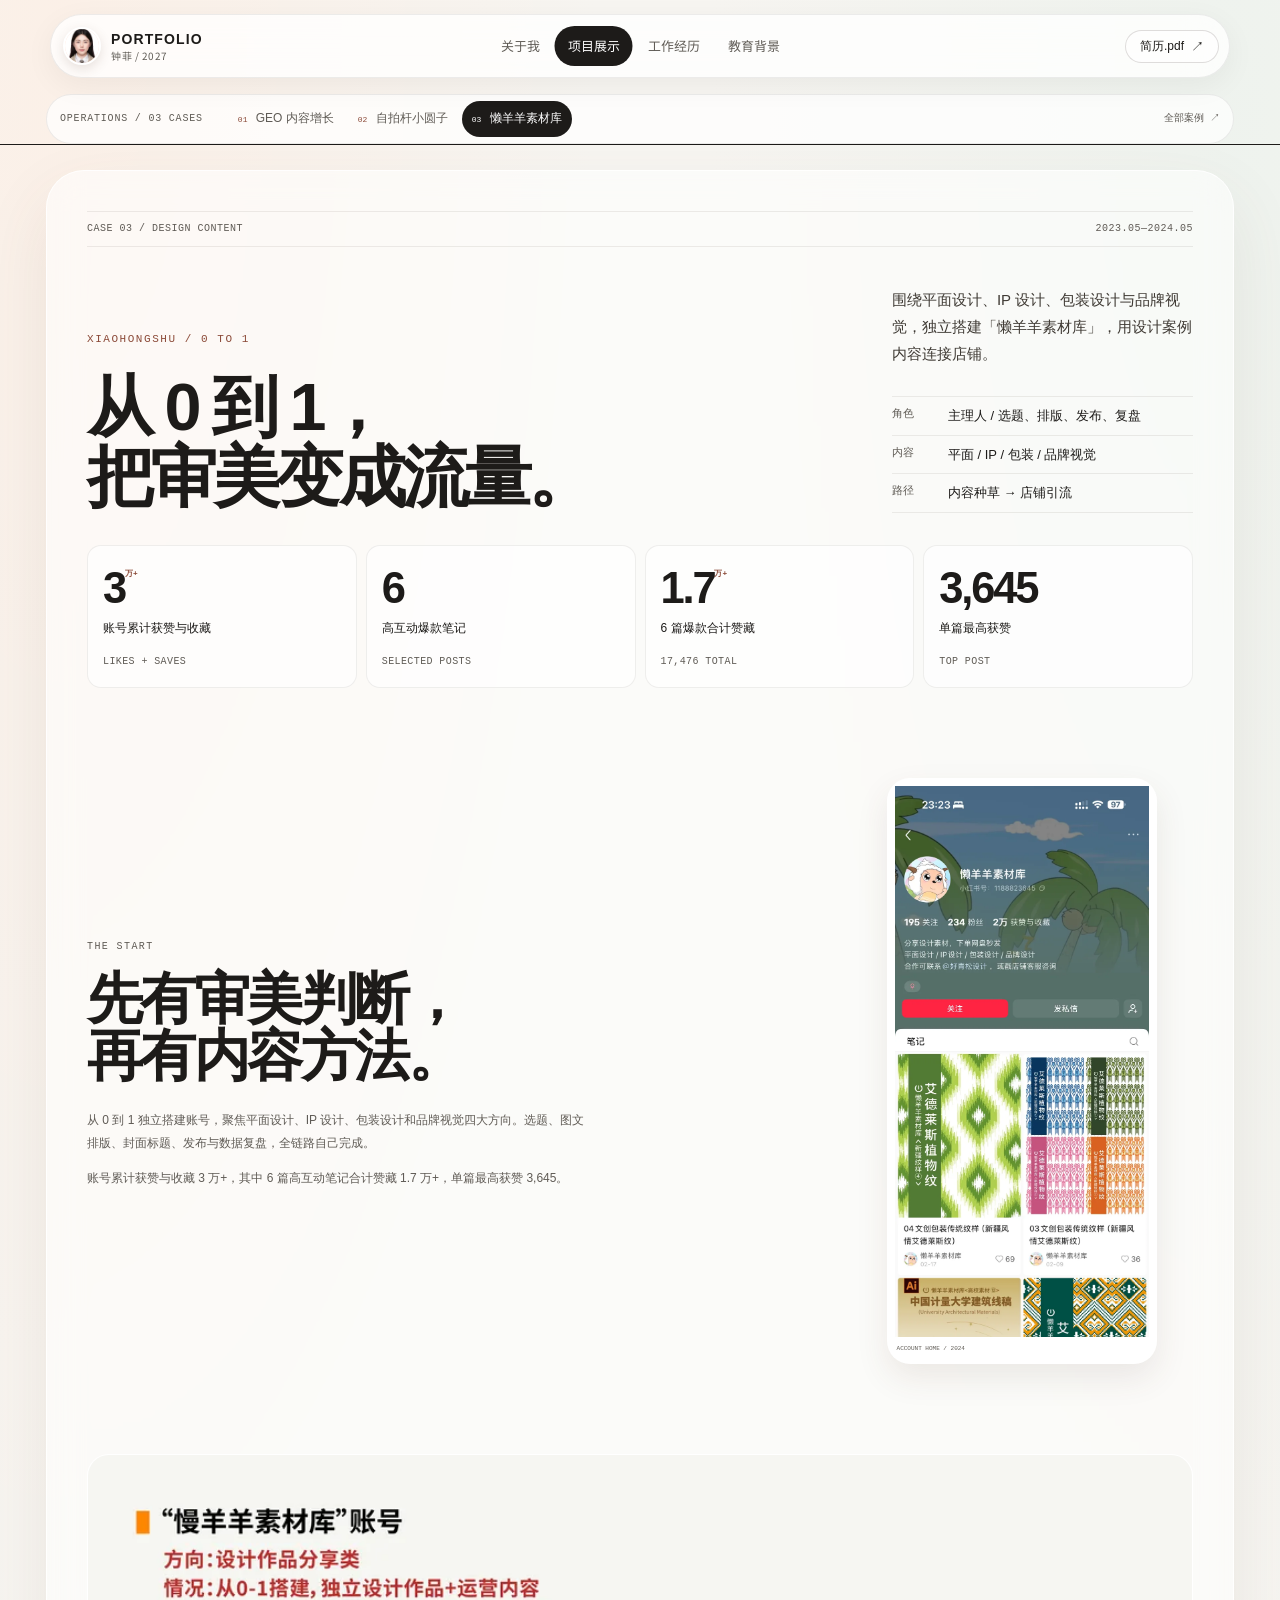
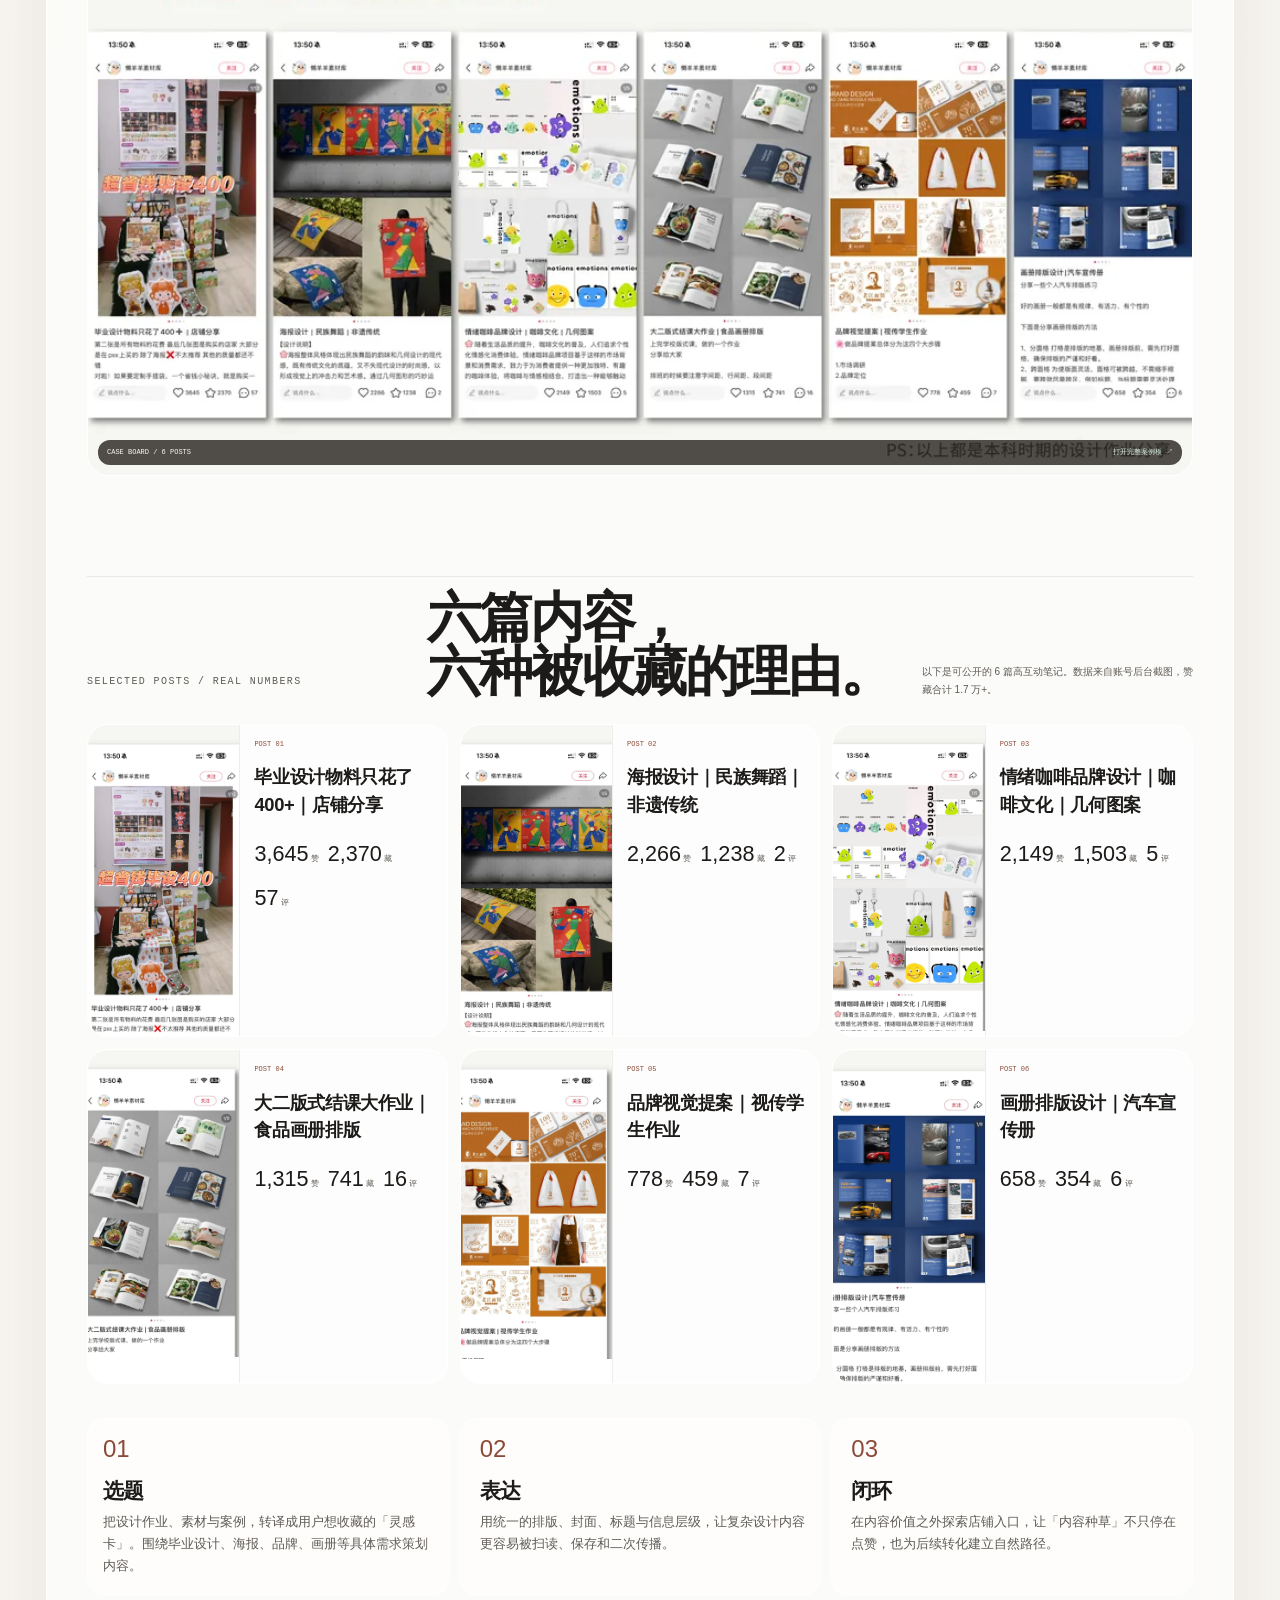
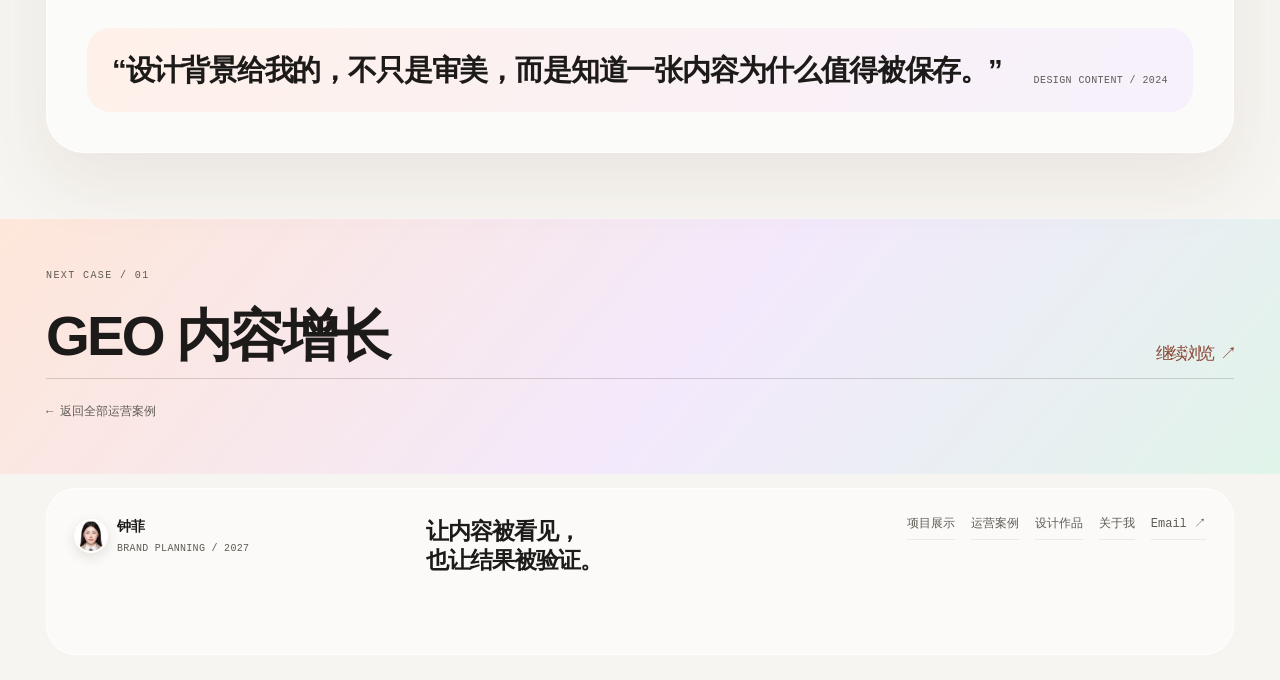
<file: case-lazy.html>
<!doctype html>
<html lang="zh-CN">
<head>
  <meta charset="utf-8">

  <meta name="viewport" content="width=device-width, initial-scale=1">
  <meta name="theme-color" content="#fbf7f2">
  <meta name="author" content="钟菲">
  <title>懒羊羊素材库｜钟菲运营案例</title>
  <meta name="description" content="钟菲的运营案例：懒羊羊素材库。包含项目背景、方法、数据与完整素材。">
  <link rel="canonical" href="https://feizhong278-ui.github.io/personal-web/case-lazy.html">
  <meta property="og:type" content="website">
  <meta property="og:site_name" content="钟菲作品集">
  <meta property="og:title" content="懒羊羊素材库｜钟菲运营案例">
  <meta property="og:description" content="钟菲的运营案例：懒羊羊素材库。包含项目背景、方法、数据与完整素材。">
  <meta property="og:url" content="https://feizhong278-ui.github.io/personal-web/case-lazy.html">
  <meta property="og:image" content="https://feizhong278-ui.github.io/personal-web/assets/img/og-cover.jpg">
  <meta property="og:image:width" content="1200">
  <meta property="og:image:height" content="630">
  <meta property="og:locale" content="zh_CN">
  <meta name="twitter:card" content="summary_large_image">
  <meta name="twitter:title" content="懒羊羊素材库｜钟菲运营案例">
  <meta name="twitter:description" content="钟菲的运营案例：懒羊羊素材库。包含项目背景、方法、数据与完整素材。">
  <meta name="twitter:image" content="https://feizhong278-ui.github.io/personal-web/assets/img/og-cover.jpg">
  <link rel="icon" href="assets/favicon.png" type="image/png" sizes="64x64">
  <link rel="apple-touch-icon" href="assets/img/apple-touch-icon.png">
  <link rel="preload" href="assets/fonts/alibaba-puhuiti-heavy.woff2" as="font" type="font/woff2" crossorigin>
  <link rel="preload" href="assets/fonts/source-han-sans-sc-regular.woff2" as="font" type="font/woff2" crossorigin>
  <link rel="stylesheet" href="assets/css/site.css?v=20261112">
  <link rel="stylesheet" href="assets/css/pastel.css?v=20261112">
  <script>document.documentElement.classList.add('js');</script>
  <script src="assets/js/site.js?v=20261112" defer></script>


</head>
<body id="top" class="page-case">
  <a class="skip-link" href="#main">跳到主要内容</a>

  <header class="site-header" data-header>
    <div class="nav-shell">
      <a class="brand" href="index.html" aria-label="钟菲作品集首页">
        <span class="brand-avatar"><img src="assets/img/portrait-160.webp" alt="" width="160" height="213" decoding="async"></span>
        <span class="brand-word">PORTFOLIO<small>钟菲 / 2027</small></span>
      </a>
      <nav class="desktop-nav" aria-label="主导航">
          <a href="index.html#about" data-nav-section="about">关于我</a>
          <a href="index.html#projects" data-nav-section="projects" class="is-active" aria-current="location">项目展示</a>
          <a href="index.html#experience" data-nav-section="experience">工作经历</a>
          <a href="index.html#education" data-nav-section="education">教育背景</a>
      </nav>
      <div class="header-tools">
        <a class="resume-link" href="assets/docs/zhongfei-resume.pdf?v=20261110" download>简历.pdf <span aria-hidden="true">↗</span></a>
        <button class="menu-toggle" type="button" aria-expanded="false" aria-controls="mobile-menu" aria-label="打开菜单" data-menu-toggle>
          <span class="menu-toggle__label">菜单</span>
          <span class="menu-toggle__lines" aria-hidden="true"><i></i><i></i></span>
        </button>
      </div>
    </div>
    <div class="scroll-progress" data-scroll-progress aria-hidden="true"></div>
  </header>
  <div class="mobile-menu" id="mobile-menu" data-mobile-menu aria-hidden="true">
    <div class="mobile-menu__sheet">
      <div class="mobile-menu__top"><span>INDEX / 2027</span><span>HANGZHOU, CN</span></div>
      <nav class="mobile-nav" aria-label="移动端主导航">
        <a href="index.html#about"><span>01</span>关于我<b>↗</b></a>
        <a href="index.html#projects" class="is-active"><span>02</span>项目展示<b>↗</b></a>
        <a href="index.html#experience"><span>03</span>工作经历<b>↗</b></a>
        <a href="index.html#education"><span>04</span>教育背景<b>↗</b></a>
      </nav>
      <div class="mobile-menu__foot">
        <a href="mailto:zf13732218682@163.com">zf13732218682@163.com</a>
        <a href="assets/docs/zhongfei-resume.pdf?v=20261110" download>下载简历 PDF ↓</a>
        <p>杭州 · 2027 届 · 可接受江浙沪机会</p>
      </div>
    </div>
  </div>
  <main id="main">

    <h1 class="visually-hidden">懒羊羊素材库｜运营案例</h1>

    <nav class="case-nav case-nav--pages" aria-label="案例切换">
      <div class="container case-nav__inner">
        <span class="case-nav__label">OPERATIONS / 03 CASES</span>
        <div class="case-nav__links"><a href="case-geo.html"><span>01</span> GEO 内容增长</a><a href="case-selfie.html"><span>02</span> 自拍杆小圆子</a><a href="case-lazy.html" class="is-active" aria-current="page"><span>03</span> 懒羊羊素材库</a></div>
        <a class="case-nav__top" href="operations.html">全部案例 ↗</a>
      </div>
    </nav>
    <section class="case case--lazy" id="lazy" aria-labelledby="lazy-title">
      <div class="container">
        <div class="case-label"><span>CASE 03 / DESIGN CONTENT</span><span>2023.05—2024.05</span></div>
        <div class="case-intro">
          <div>
            <p class="eyebrow">XIAOHONGSHU / 0 TO 1</p>
            <h2 id="lazy-title">从 0 到 1，<br>把审美变成流量。</h2>
          </div>
          <div class="case-intro__side">
            <p>围绕平面设计、IP 设计、包装设计与品牌视觉，独立搭建「懒羊羊素材库」，用设计案例内容连接店铺。</p>
            <dl class="role-list">
              <div><dt>角色</dt><dd>主理人 / 选题、排版、发布、复盘</dd></div>
              <div><dt>内容</dt><dd>平面 / IP / 包装 / 品牌视觉</dd></div>
              <div><dt>路径</dt><dd>内容种草 → 店铺引流</dd></div>
            </dl>
          </div>
        </div>

        <div class="ops-stats ops-stats--lazy">
          <div class="ops-stat">
      <p class="ops-stat__value"><span class="count-value" data-count="3">3</span><sup>万+</sup></p>
      <p class="ops-stat__label">账号累计获赞与收藏</p>
      <span>LIKES + SAVES</span>
    </div>
          <div class="ops-stat">
      <p class="ops-stat__value"><span class="count-value" data-count="6">6</span><sup></sup></p>
      <p class="ops-stat__label">高互动爆款笔记</p>
      <span>SELECTED POSTS</span>
    </div>
          <div class="ops-stat">
      <p class="ops-stat__value"><span class="count-value" data-count="1.7" data-decimals="1">1.7</span><sup>万+</sup></p>
      <p class="ops-stat__label">6 篇爆款合计赞藏</p>
      <span>17,476 TOTAL</span>
    </div>
          <div class="ops-stat">
      <p class="ops-stat__value"><span class="count-value" data-count="3645">3,645</span><sup></sup></p>
      <p class="ops-stat__label">单篇最高获赞</p>
      <span>TOP POST</span>
    </div>
        </div>

        <div class="lazy-intro-grid">
          <div class="lazy-copy">
            <p class="micro-label">THE START</p>
            <h3>先有审美判断，<br>再有内容方法。</h3>
            <p>从 0 到 1 独立搭建账号，聚焦平面设计、IP 设计、包装设计和品牌视觉四大方向。选题、图文排版、封面标题、发布与数据复盘，全链路自己完成。</p>
            <p>账号累计获赞与收藏 3 万+，其中 6 篇高互动笔记合计赞藏 1.7 万+，单篇最高获赞 3,645。</p>
          </div>
          <button class="lazy-account" type="button" data-lightbox-group="lazy-account" data-full="assets/img/ops/lazy/account-home-760.webp" data-caption="懒羊羊素材库 / 小红书主页" data-alt="懒羊羊素材库小红书账号主页截图" data-w="760" data-h="1651" data-cursor="OPEN">
            <img src="assets/img/ops/lazy/account-home-760.webp" alt="懒羊羊素材库小红书账号主页截图" width="760" height="1651" loading="lazy" decoding="async">
            <span>ACCOUNT HOME / 2024</span>
          </button>
        </div>

        <button class="lazy-board" type="button" data-lightbox-group="lazy-board" data-full="assets/img/ops/lazy/case-board-2000.webp" data-caption="懒羊羊素材库 / 内容案例板：6 篇高互动笔记与账号数据" data-alt="懒羊羊素材库内容案例板" data-w="2000" data-h="1125" data-cursor="OPEN">
          <img src="assets/img/ops/lazy/case-board-1000.webp" alt="懒羊羊素材库内容案例板，展示 6 篇高互动笔记与数据" width="2000" height="1125" loading="lazy" decoding="async">
          <span class="lazy-board__caption"><span>CASE BOARD / 6 POSTS</span><b>打开完整案例板 ↗</b></span>
        </button>

        <div class="lazy-feature-head">
          <p class="micro-label">SELECTED POSTS / REAL NUMBERS</p>
          <h3>六篇内容，<br>六种被收藏的理由。</h3>
          <p>以下是可公开的 6 篇高互动笔记。数据来自账号后台截图，赞藏合计 1.7 万+。</p>
        </div>
        <div class="lazy-post-grid"><button class="lazy-post" type="button" data-lightbox-group="lazy-notes" data-full="assets/img/ops/lazy/note-01-700.webp" data-caption="懒羊羊素材库 / 毕业设计物料只花了 400+｜店铺分享（3,645 赞 · 2,370 藏）" data-alt="毕业设计物料只花了 400+｜店铺分享 笔记截图" data-w="700" data-h="1439"><span class="lazy-post__img"><img src="assets/img/ops/lazy/note-01-700.webp" alt="毕业设计物料只花了 400+｜店铺分享 笔记截图" width="700" height="1439" loading="lazy" decoding="async"></span>
            <span class="lazy-post__body">
              <span class="lazy-post__index">POST 01</span>
              <strong>毕业设计物料只花了 400+｜店铺分享</strong>
              <span class="lazy-post__metrics"><span><b>3,645</b> 赞</span><span><b>2,370</b> 藏</span><span><b>57</b> 评</span></span>
            </span></button><button class="lazy-post" type="button" data-lightbox-group="lazy-notes" data-full="assets/img/ops/lazy/note-02-700.webp" data-caption="懒羊羊素材库 / 海报设计｜民族舞蹈｜非遗传统（2,266 赞 · 1,238 藏）" data-alt="海报设计｜民族舞蹈｜非遗传统 笔记截图" data-w="700" data-h="1422"><span class="lazy-post__img"><img src="assets/img/ops/lazy/note-02-700.webp" alt="海报设计｜民族舞蹈｜非遗传统 笔记截图" width="700" height="1422" loading="lazy" decoding="async"></span>
            <span class="lazy-post__body">
              <span class="lazy-post__index">POST 02</span>
              <strong>海报设计｜民族舞蹈｜非遗传统</strong>
              <span class="lazy-post__metrics"><span><b>2,266</b> 赞</span><span><b>1,238</b> 藏</span><span><b>2</b> 评</span></span>
            </span></button><button class="lazy-post" type="button" data-lightbox-group="lazy-notes" data-full="assets/img/ops/lazy/note-03-700.webp" data-caption="懒羊羊素材库 / 情绪咖啡品牌设计｜咖啡文化｜几何图案（2,149 赞 · 1,503 藏）" data-alt="情绪咖啡品牌设计｜咖啡文化｜几何图案 笔记截图" data-w="700" data-h="1417"><span class="lazy-post__img"><img src="assets/img/ops/lazy/note-03-700.webp" alt="情绪咖啡品牌设计｜咖啡文化｜几何图案 笔记截图" width="700" height="1417" loading="lazy" decoding="async"></span>
            <span class="lazy-post__body">
              <span class="lazy-post__index">POST 03</span>
              <strong>情绪咖啡品牌设计｜咖啡文化｜几何图案</strong>
              <span class="lazy-post__metrics"><span><b>2,149</b> 赞</span><span><b>1,503</b> 藏</span><span><b>5</b> 评</span></span>
            </span></button><button class="lazy-post" type="button" data-lightbox-group="lazy-notes" data-full="assets/img/ops/lazy/note-04-700.webp" data-caption="懒羊羊素材库 / 大二版式结课大作业｜食品画册排版（1,315 赞 · 741 藏）" data-alt="大二版式结课大作业｜食品画册排版 笔记截图" data-w="700" data-h="1417"><span class="lazy-post__img"><img src="assets/img/ops/lazy/note-04-700.webp" alt="大二版式结课大作业｜食品画册排版 笔记截图" width="700" height="1417" loading="lazy" decoding="async"></span>
            <span class="lazy-post__body">
              <span class="lazy-post__index">POST 04</span>
              <strong>大二版式结课大作业｜食品画册排版</strong>
              <span class="lazy-post__metrics"><span><b>1,315</b> 赞</span><span><b>741</b> 藏</span><span><b>16</b> 评</span></span>
            </span></button><button class="lazy-post" type="button" data-lightbox-group="lazy-notes" data-full="assets/img/ops/lazy/note-05-700.webp" data-caption="懒羊羊素材库 / 品牌视觉提案｜视传学生作业（778 赞 · 459 藏）" data-alt="品牌视觉提案｜视传学生作业 笔记截图" data-w="700" data-h="1428"><span class="lazy-post__img"><img src="assets/img/ops/lazy/note-05-700.webp" alt="品牌视觉提案｜视传学生作业 笔记截图" width="700" height="1428" loading="lazy" decoding="async"></span>
            <span class="lazy-post__body">
              <span class="lazy-post__index">POST 05</span>
              <strong>品牌视觉提案｜视传学生作业</strong>
              <span class="lazy-post__metrics"><span><b>778</b> 赞</span><span><b>459</b> 藏</span><span><b>7</b> 评</span></span>
            </span></button><button class="lazy-post" type="button" data-lightbox-group="lazy-notes" data-full="assets/img/ops/lazy/note-06-700.webp" data-caption="懒羊羊素材库 / 画册排版设计｜汽车宣传册（658 赞 · 354 藏）" data-alt="画册排版设计｜汽车宣传册 笔记截图" data-w="700" data-h="1538"><span class="lazy-post__img"><img src="assets/img/ops/lazy/note-06-700.webp" alt="画册排版设计｜汽车宣传册 笔记截图" width="700" height="1538" loading="lazy" decoding="async"></span>
            <span class="lazy-post__body">
              <span class="lazy-post__index">POST 06</span>
              <strong>画册排版设计｜汽车宣传册</strong>
              <span class="lazy-post__metrics"><span><b>658</b> 赞</span><span><b>354</b> 藏</span><span><b>6</b> 评</span></span>
            </span></button></div>

        <div class="case-process case-process--three">
          <article><span>01</span><h3>选题</h3><p>把设计作业、素材与案例，转译成用户想收藏的「灵感卡」。围绕毕业设计、海报、品牌、画册等具体需求策划内容。</p></article>
          <article><span>02</span><h3>表达</h3><p>用统一的排版、封面、标题与信息层级，让复杂设计内容更容易被扫读、保存和二次传播。</p></article>
          <article><span>03</span><h3>闭环</h3><p>在内容价值之外探索店铺入口，让「内容种草」不只停在点赞，也为后续转化建立自然路径。</p></article>
        </div>

        <blockquote class="case-quote">
          <p>“设计背景给我的，不只是审美，而是知道一张内容为什么值得被保存。”</p>
          <span>DESIGN CONTENT / 2024</span>
        </blockquote>
      </div>
    </section>


    <nav class="case-next-case" aria-label="下一个案例">
      <div class="container">
        <p class="micro-label">NEXT CASE / 01</p>
        <a href="case-geo.html"><span>GEO 内容增长</span><b>继续浏览 ↗</b></a>
        <a class="case-next-case__all" href="operations.html">← 返回全部运营案例</a>
      </div>
    </nav>

  </main>

  <footer class="site-footer">
    <div class="container">
      <div class="footer-card">
        <div class="footer-main">
          <a class="footer-brand" href="index.html" aria-label="回到首页">
            <span class="brand-avatar"><img src="assets/img/portrait-160.webp" alt="" width="160" height="213" loading="lazy" decoding="async"></span>
            <span><strong>钟菲</strong><small>BRAND PLANNING / 2027</small></span>
          </a>
          <p class="footer-statement">让内容被看见，<br>也让结果被验证。</p>
          <div class="footer-links">
            <a href="index.html#projects">项目展示</a>
            <a href="operations.html">运营案例</a>
            <a href="design.html">设计作品</a>
            <a href="about.html">关于我</a>
            <a href="mailto:zf13732218682@163.com">Email ↗</a>
          </div>
        </div>
      </div>
    </div>
  </footer>
  <dialog class="lightbox" data-lightbox-dialog aria-label="图片查看器">
    <div class="lightbox__bar">
      <span class="lightbox__count" data-lightbox-count>01 / 01</span>
      <div class="lightbox__tools">
        <a class="lightbox__raw" data-lightbox-raw href="#" target="_blank" rel="noopener">原图 ↗</a>
        <button class="lightbox__close" type="button" data-lightbox-close aria-label="关闭图片查看器">关闭 ×</button>
      </div>
    </div>
    <div class="lightbox__stage" data-lightbox-stage>
      <button class="lightbox__nav lightbox__nav--prev" type="button" data-lightbox-prev aria-label="上一张">←</button>
      <figure class="lightbox__figure">
        <img data-lightbox-img src="[data-uri]" alt="" width="1" height="1">
        <figcaption data-lightbox-caption></figcaption>
      </figure>
      <button class="lightbox__nav lightbox__nav--next" type="button" data-lightbox-next aria-label="下一张">→</button>
    </div>
  </dialog>
  <div class="cursor" data-cursor aria-hidden="true"><span data-cursor-label></span></div>
  <div class="toast" data-toast role="status" aria-live="polite"></div>
</body>
</html>
</file>
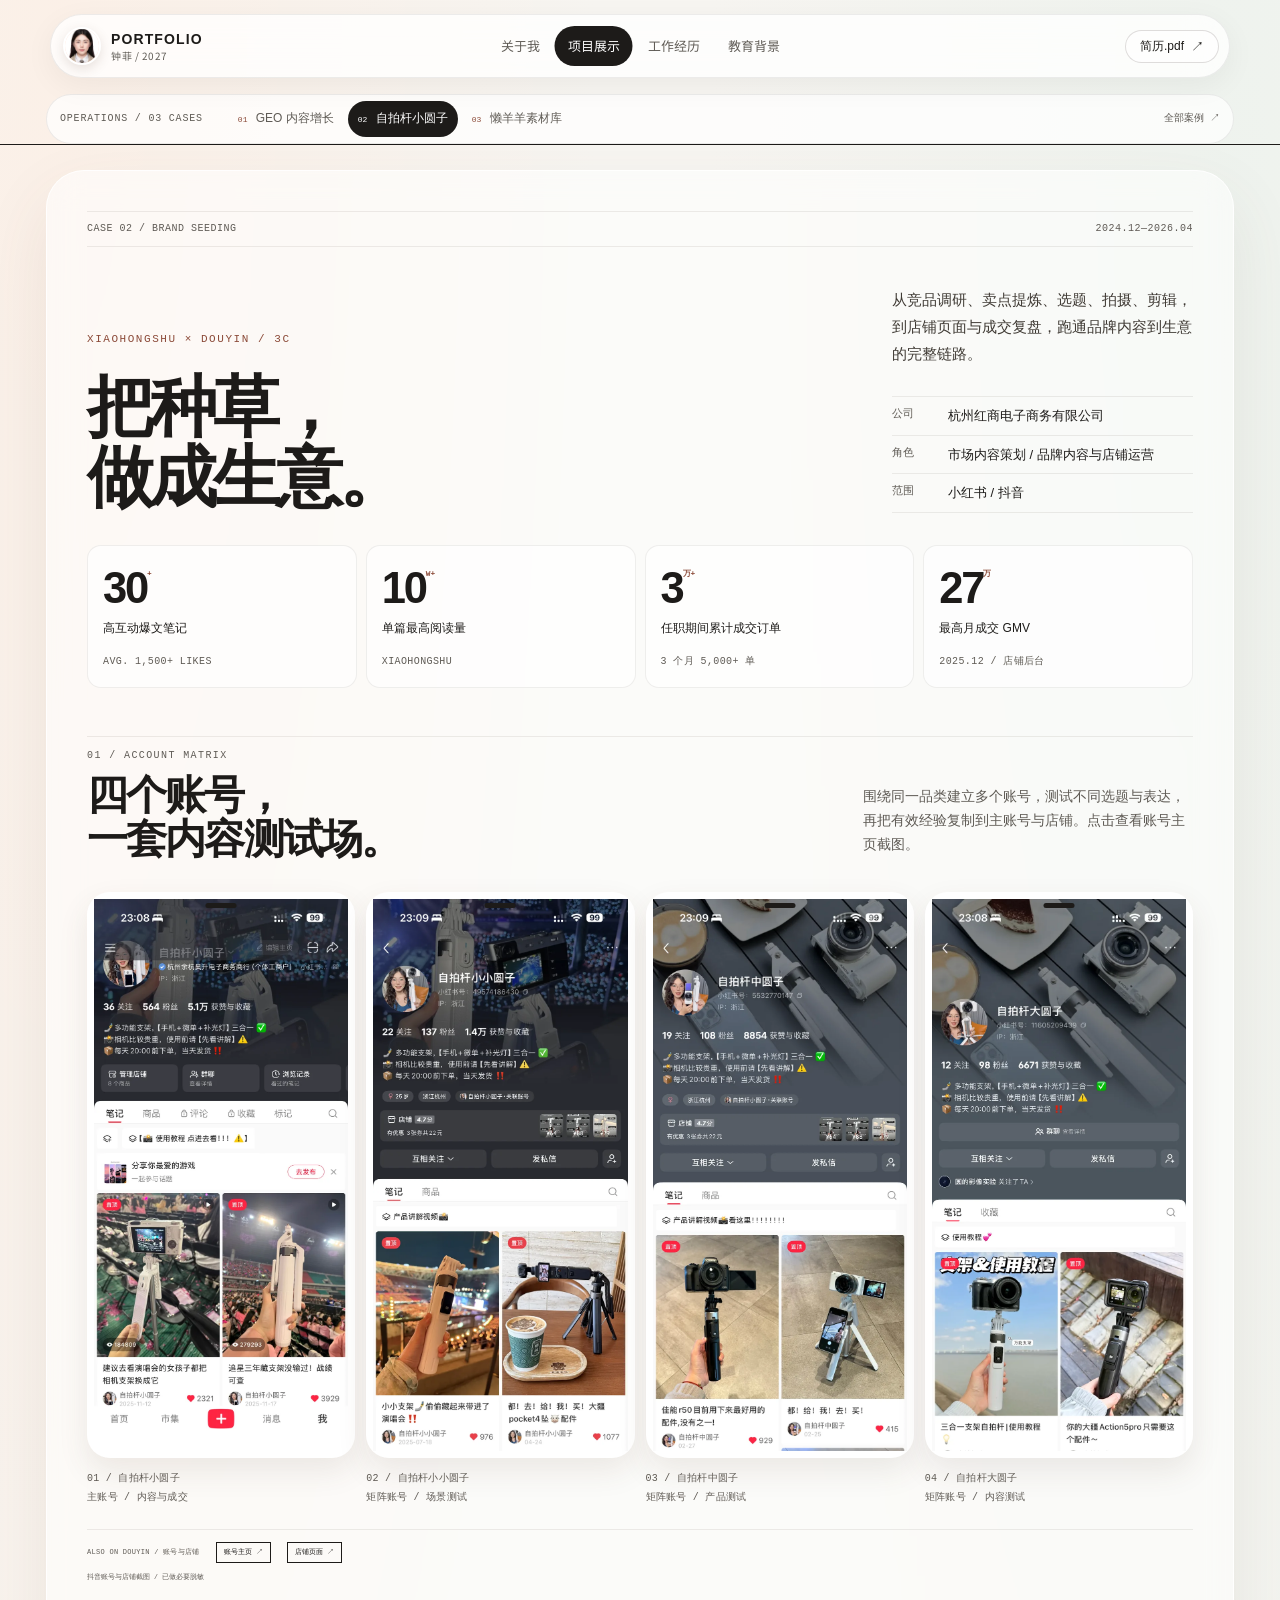
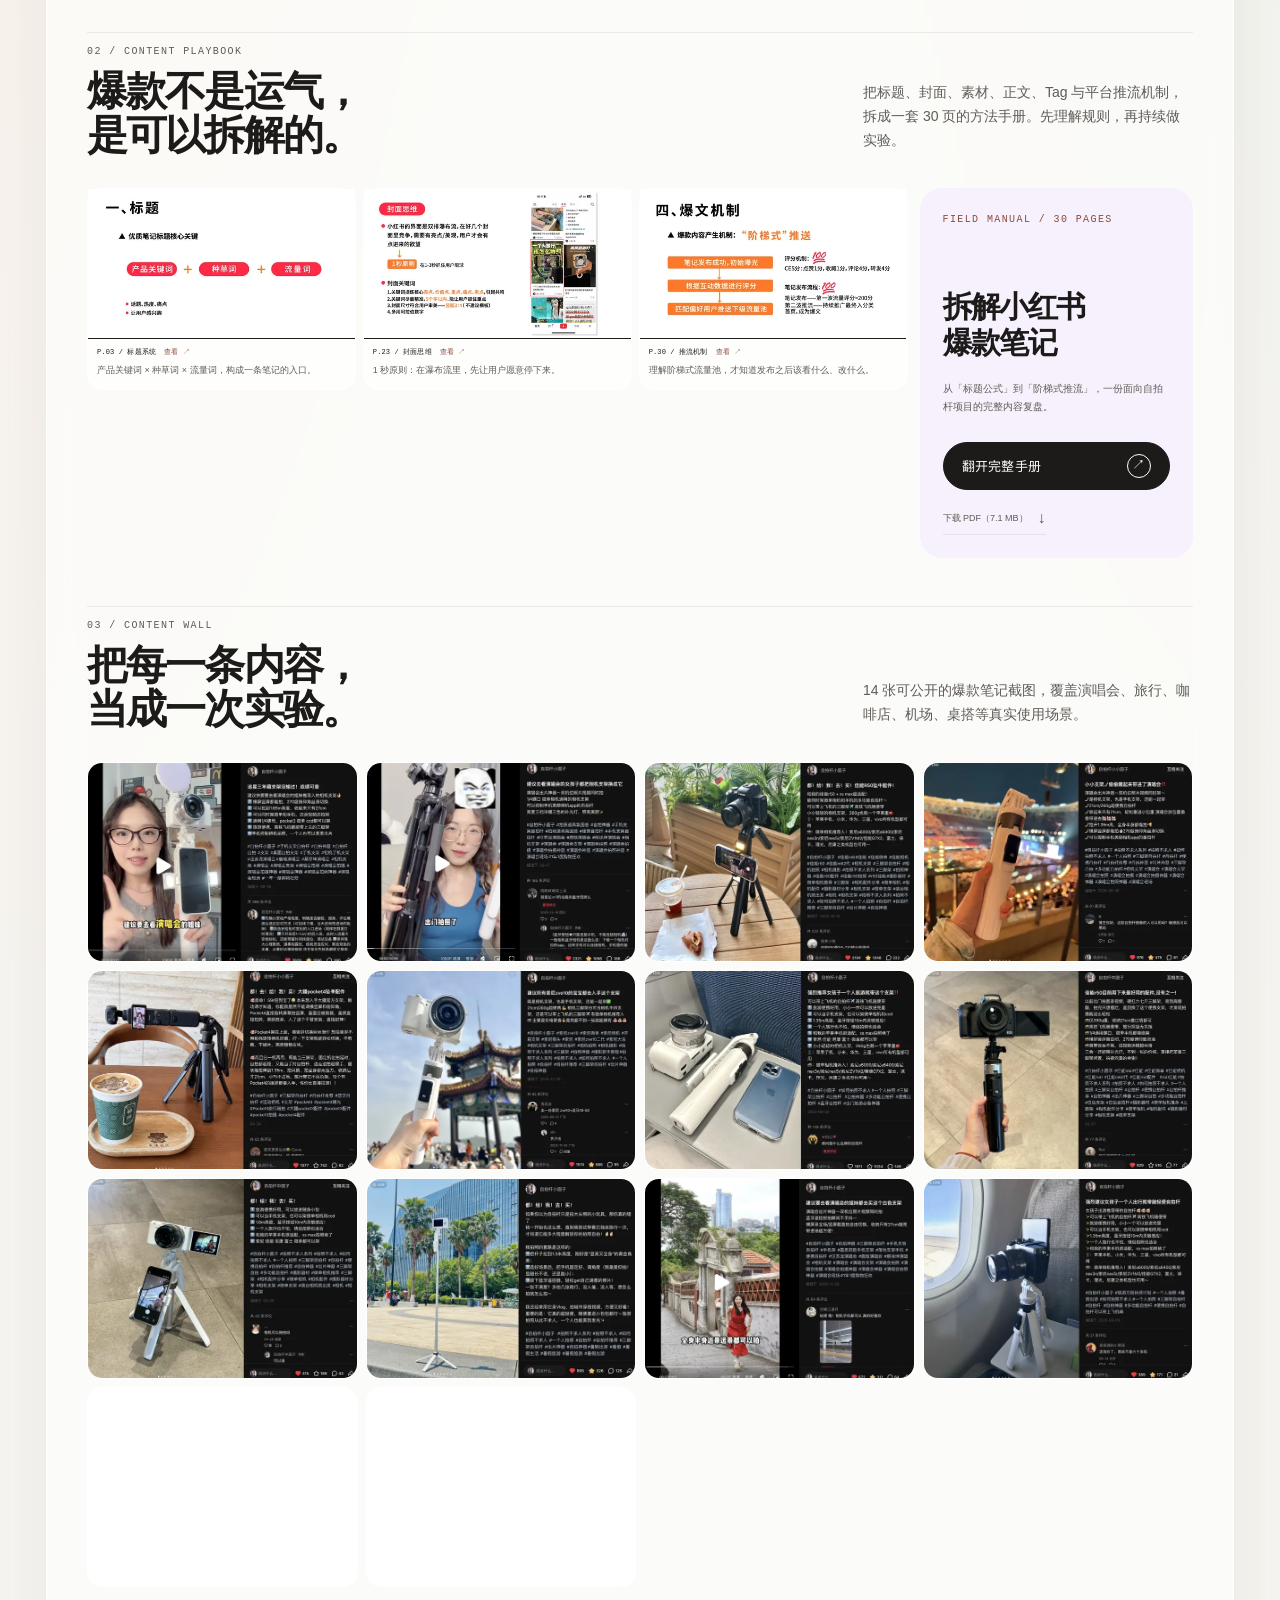
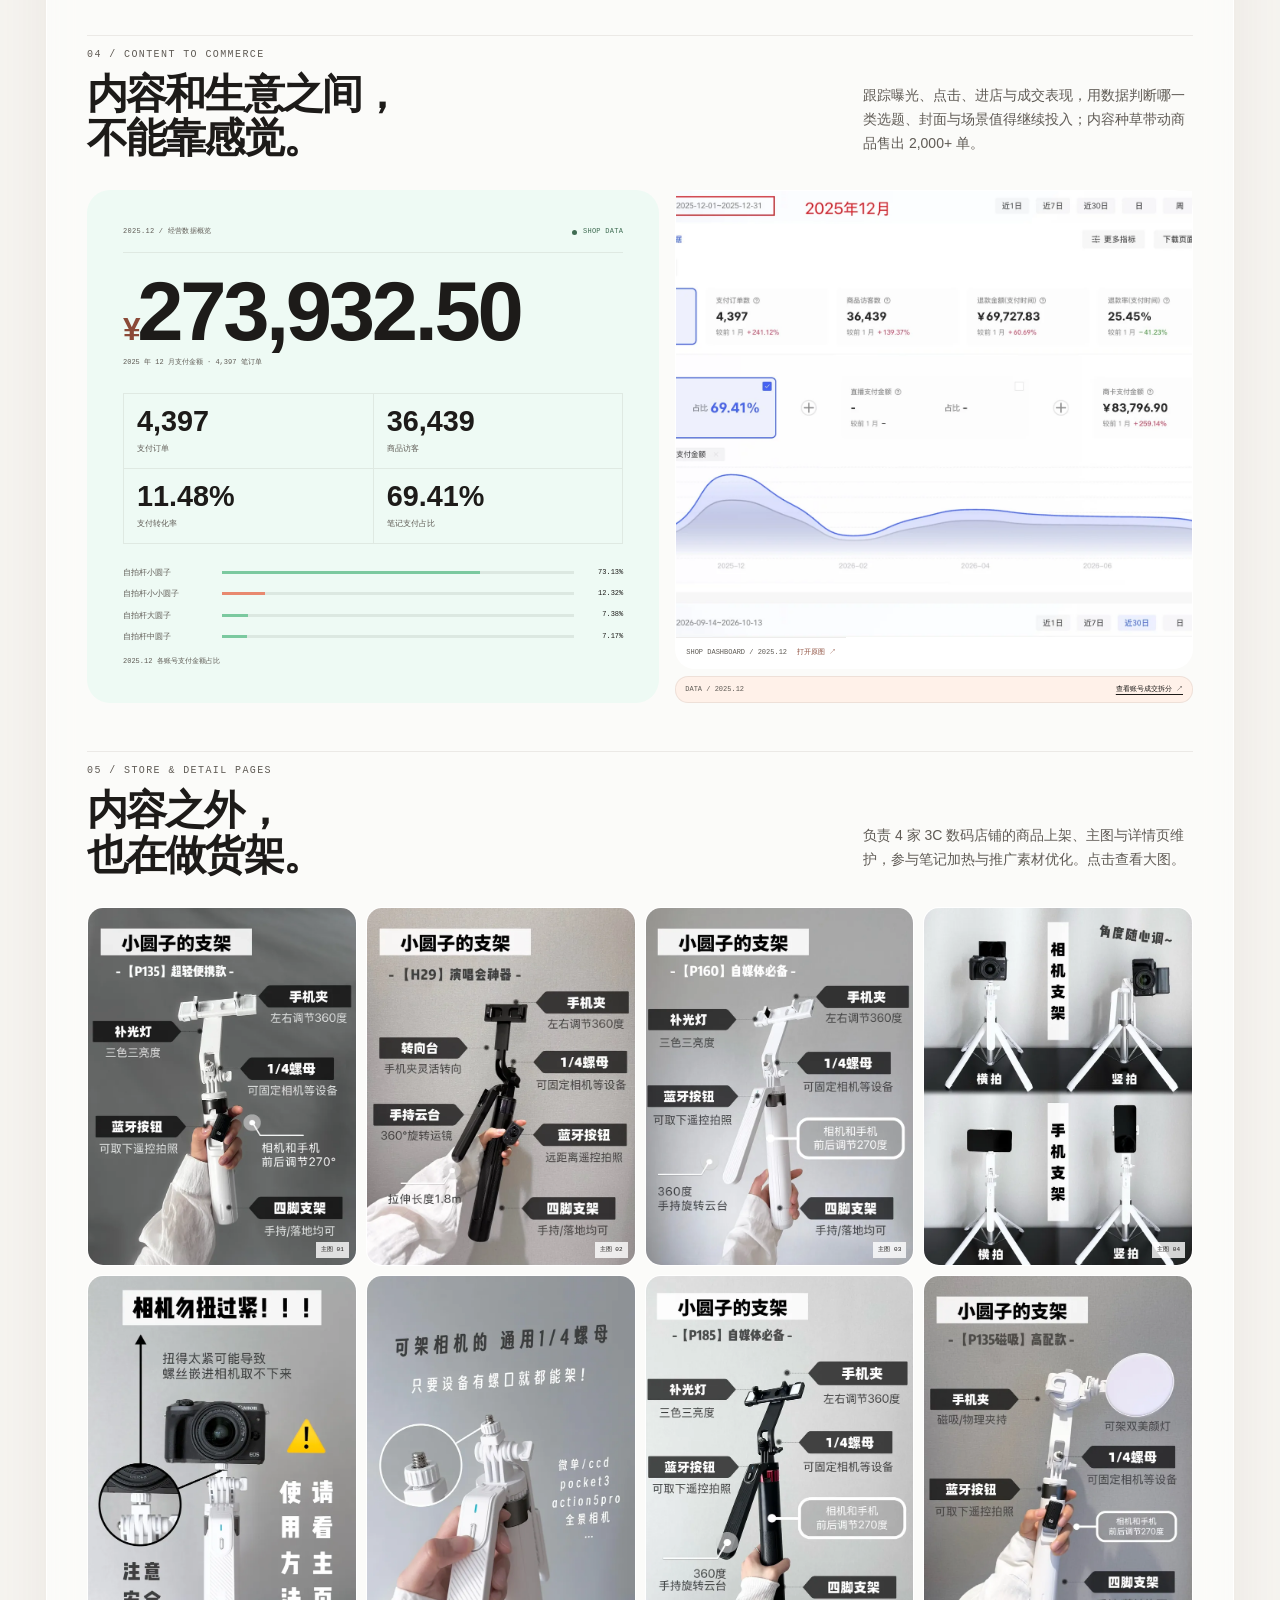
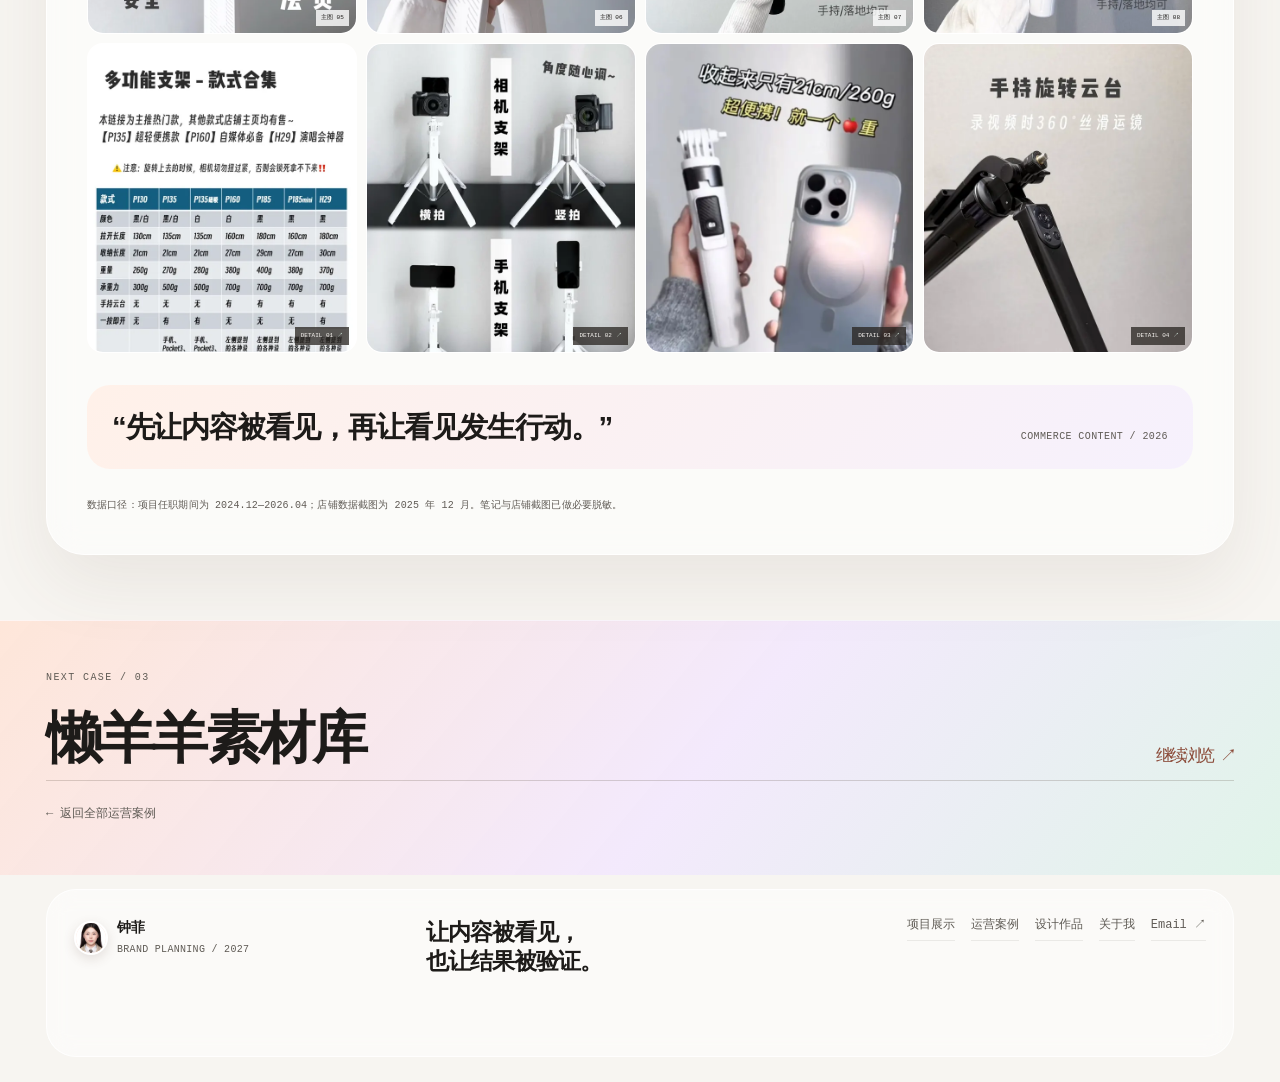
<file: case-selfie.html>
<!doctype html>
<html lang="zh-CN">
<head>
  <meta charset="utf-8">

  <meta name="viewport" content="width=device-width, initial-scale=1">
  <meta name="theme-color" content="#fbf7f2">
  <meta name="author" content="钟菲">
  <title>自拍杆小圆子｜钟菲运营案例</title>
  <meta name="description" content="钟菲的运营案例：自拍杆小圆子。包含项目背景、方法、数据与完整素材。">
  <link rel="canonical" href="https://feizhong278-ui.github.io/personal-web/case-selfie.html">
  <meta property="og:type" content="website">
  <meta property="og:site_name" content="钟菲作品集">
  <meta property="og:title" content="自拍杆小圆子｜钟菲运营案例">
  <meta property="og:description" content="钟菲的运营案例：自拍杆小圆子。包含项目背景、方法、数据与完整素材。">
  <meta property="og:url" content="https://feizhong278-ui.github.io/personal-web/case-selfie.html">
  <meta property="og:image" content="https://feizhong278-ui.github.io/personal-web/assets/img/og-cover.jpg">
  <meta property="og:image:width" content="1200">
  <meta property="og:image:height" content="630">
  <meta property="og:locale" content="zh_CN">
  <meta name="twitter:card" content="summary_large_image">
  <meta name="twitter:title" content="自拍杆小圆子｜钟菲运营案例">
  <meta name="twitter:description" content="钟菲的运营案例：自拍杆小圆子。包含项目背景、方法、数据与完整素材。">
  <meta name="twitter:image" content="https://feizhong278-ui.github.io/personal-web/assets/img/og-cover.jpg">
  <link rel="icon" href="assets/favicon.png" type="image/png" sizes="64x64">
  <link rel="apple-touch-icon" href="assets/img/apple-touch-icon.png">
  <link rel="preload" href="assets/fonts/alibaba-puhuiti-heavy.woff2" as="font" type="font/woff2" crossorigin>
  <link rel="preload" href="assets/fonts/source-han-sans-sc-regular.woff2" as="font" type="font/woff2" crossorigin>
  <link rel="stylesheet" href="assets/css/site.css?v=20261112">
  <link rel="stylesheet" href="assets/css/pastel.css?v=20261112">
  <script>document.documentElement.classList.add('js');</script>
  <script src="assets/js/site.js?v=20261112" defer></script>


</head>
<body id="top" class="page-case">
  <a class="skip-link" href="#main">跳到主要内容</a>

  <header class="site-header" data-header>
    <div class="nav-shell">
      <a class="brand" href="index.html" aria-label="钟菲作品集首页">
        <span class="brand-avatar"><img src="assets/img/portrait-160.webp" alt="" width="160" height="213" decoding="async"></span>
        <span class="brand-word">PORTFOLIO<small>钟菲 / 2027</small></span>
      </a>
      <nav class="desktop-nav" aria-label="主导航">
          <a href="index.html#about" data-nav-section="about">关于我</a>
          <a href="index.html#projects" data-nav-section="projects" class="is-active" aria-current="location">项目展示</a>
          <a href="index.html#experience" data-nav-section="experience">工作经历</a>
          <a href="index.html#education" data-nav-section="education">教育背景</a>
      </nav>
      <div class="header-tools">
        <a class="resume-link" href="assets/docs/zhongfei-resume.pdf?v=20261110" download>简历.pdf <span aria-hidden="true">↗</span></a>
        <button class="menu-toggle" type="button" aria-expanded="false" aria-controls="mobile-menu" aria-label="打开菜单" data-menu-toggle>
          <span class="menu-toggle__label">菜单</span>
          <span class="menu-toggle__lines" aria-hidden="true"><i></i><i></i></span>
        </button>
      </div>
    </div>
    <div class="scroll-progress" data-scroll-progress aria-hidden="true"></div>
  </header>
  <div class="mobile-menu" id="mobile-menu" data-mobile-menu aria-hidden="true">
    <div class="mobile-menu__sheet">
      <div class="mobile-menu__top"><span>INDEX / 2027</span><span>HANGZHOU, CN</span></div>
      <nav class="mobile-nav" aria-label="移动端主导航">
        <a href="index.html#about"><span>01</span>关于我<b>↗</b></a>
        <a href="index.html#projects" class="is-active"><span>02</span>项目展示<b>↗</b></a>
        <a href="index.html#experience"><span>03</span>工作经历<b>↗</b></a>
        <a href="index.html#education"><span>04</span>教育背景<b>↗</b></a>
      </nav>
      <div class="mobile-menu__foot">
        <a href="mailto:zf13732218682@163.com">zf13732218682@163.com</a>
        <a href="assets/docs/zhongfei-resume.pdf?v=20261110" download>下载简历 PDF ↓</a>
        <p>杭州 · 2027 届 · 可接受江浙沪机会</p>
      </div>
    </div>
  </div>
  <main id="main">

    <h1 class="visually-hidden">自拍杆小圆子｜运营案例</h1>

    <nav class="case-nav case-nav--pages" aria-label="案例切换">
      <div class="container case-nav__inner">
        <span class="case-nav__label">OPERATIONS / 03 CASES</span>
        <div class="case-nav__links"><a href="case-geo.html"><span>01</span> GEO 内容增长</a><a href="case-selfie.html" class="is-active" aria-current="page"><span>02</span> 自拍杆小圆子</a><a href="case-lazy.html"><span>03</span> 懒羊羊素材库</a></div>
        <a class="case-nav__top" href="operations.html">全部案例 ↗</a>
      </div>
    </nav>
    <section class="case case--selfie" id="selfie" aria-labelledby="selfie-title">
      <div class="container">
        <div class="case-label"><span>CASE 02 / BRAND SEEDING</span><span>2024.12—2026.04</span></div>
        <div class="case-intro">
          <div>
            <p class="eyebrow">XIAOHONGSHU × DOUYIN / 3C</p>
            <h2 id="selfie-title">把种草，<br>做成生意。</h2>
          </div>
          <div class="case-intro__side">
            <p>从竞品调研、卖点提炼、选题、拍摄、剪辑，到店铺页面与成交复盘，跑通品牌内容到生意的完整链路。</p>
            <dl class="role-list">
              <div><dt>公司</dt><dd>杭州红商电子商务有限公司</dd></div>
              <div><dt>角色</dt><dd>市场内容策划 / 品牌内容与店铺运营</dd></div>
              <div><dt>范围</dt><dd>小红书 / 抖音</dd></div>
            </dl>
          </div>
        </div>

        <div class="ops-stats ops-stats--selfie">
          <div class="ops-stat">
      <p class="ops-stat__value"><span class="count-value" data-count="30">30</span><sup>+</sup></p>
      <p class="ops-stat__label">高互动爆文笔记</p>
      <span>AVG. 1,500+ LIKES</span>
    </div>
          <div class="ops-stat">
      <p class="ops-stat__value"><span class="count-value" data-count="10">10</span><sup>W+</sup></p>
      <p class="ops-stat__label">单篇最高阅读量</p>
      <span>XIAOHONGSHU</span>
    </div>
          <div class="ops-stat">
      <p class="ops-stat__value"><span class="count-value" data-count="3">3</span><sup>万+</sup></p>
      <p class="ops-stat__label">任职期间累计成交订单</p>
      <span>3 个月 5,000+ 单</span>
    </div>
          <div class="ops-stat">
      <p class="ops-stat__value"><span class="count-value" data-count="27">27</span><sup>万</sup></p>
      <p class="ops-stat__label">最高月成交 GMV</p>
      <span>2025.12 / 店铺后台</span>
    </div>
        </div>

        <div class="subsection">
          <div class="subsection__head">
            <div><p class="micro-label">01 / ACCOUNT MATRIX</p><h3>四个账号，<br>一套内容测试场。</h3></div>
            <p>围绕同一品类建立多个账号，测试不同选题与表达，再把有效经验复制到主账号与店铺。点击查看账号主页截图。</p>
          </div>
          <div class="account-row"><button class="account-phone" type="button" data-lightbox-group="accounts" data-full="assets/img/ops/selfie/account-01-760.webp" data-caption="自拍杆小圆子 / 小红书账号主页" data-alt="自拍杆小圆子小红书账号主页截图" data-cursor="OPEN"><span class="account-phone__frame"><img src="assets/img/ops/selfie/account-01-760.webp" alt="自拍杆小圆子小红书账号主页截图" width="760" height="1651" loading="lazy" decoding="async"></span>
            <span class="account-phone__meta"><span>01 / 自拍杆小圆子</span><span>主账号 / 内容与成交</span></span></button><button class="account-phone" type="button" data-lightbox-group="accounts" data-full="assets/img/ops/selfie/account-02-760.webp" data-caption="自拍杆小小圆子 / 小红书账号主页" data-alt="自拍杆小小圆子小红书账号主页截图" data-cursor="OPEN"><span class="account-phone__frame"><img src="assets/img/ops/selfie/account-02-760.webp" alt="自拍杆小小圆子小红书账号主页截图" width="760" height="1651" loading="lazy" decoding="async"></span>
            <span class="account-phone__meta"><span>02 / 自拍杆小小圆子</span><span>矩阵账号 / 场景测试</span></span></button><button class="account-phone" type="button" data-lightbox-group="accounts" data-full="assets/img/ops/selfie/account-03-760.webp" data-caption="自拍杆中圆子 / 小红书账号主页" data-alt="自拍杆中圆子小红书账号主页截图" data-cursor="OPEN"><span class="account-phone__frame"><img src="assets/img/ops/selfie/account-03-760.webp" alt="自拍杆中圆子小红书账号主页截图" width="760" height="1651" loading="lazy" decoding="async"></span>
            <span class="account-phone__meta"><span>03 / 自拍杆中圆子</span><span>矩阵账号 / 产品测试</span></span></button><button class="account-phone" type="button" data-lightbox-group="accounts" data-full="assets/img/ops/selfie/account-04-760.webp" data-caption="自拍杆大圆子 / 小红书账号主页" data-alt="自拍杆大圆子小红书账号主页截图" data-cursor="OPEN"><span class="account-phone__frame"><img src="assets/img/ops/selfie/account-04-760.webp" alt="自拍杆大圆子小红书账号主页截图" width="760" height="1651" loading="lazy" decoding="async"></span>
            <span class="account-phone__meta"><span>04 / 自拍杆大圆子</span><span>矩阵账号 / 内容测试</span></span></button></div>
          <div class="account-extra">
            <span>ALSO ON DOUYIN / 账号与店铺</span>
            <button type="button" data-lightbox-group="douyin" data-full="assets/img/ops/selfie/douyin-home-760.webp" data-caption="自拍杆小圆子 / 抖音账号主页" data-alt="自拍杆小圆子抖音账号主页截图" data-w="760" data-h="1651">账号主页 ↗</button>
            <button type="button" data-lightbox-group="douyin" data-full="assets/img/ops/selfie/douyin-store-760.webp" data-caption="自拍杆小圆子 / 抖音店铺页面" data-alt="自拍杆小圆子抖音店铺页面截图" data-w="760" data-h="1651">店铺页面 ↗</button>
            <p>抖音账号与店铺截图 / 已做必要脱敏</p>
          </div>
        </div>

        <div class="subsection">
          <div class="subsection__head">
            <div><p class="micro-label">02 / CONTENT PLAYBOOK</p><h3>爆款不是运气，<br>是可以拆解的。</h3></div>
            <p>把标题、封面、素材、正文、Tag 与平台推流机制，拆成一套 30 页的方法手册。先理解规则，再持续做实验。</p>
          </div>
          <div class="playbook-layout">
            <div class="slide-feature-grid"><button class="slide-card" type="button" data-open-group="slides" data-open-index="2" data-cursor="OPEN">
          <span class="slide-card__img"><img src="assets/img/slides/slide-03-480.webp" alt="拆解小红书爆款笔记第 3 页：标题系统" width="480" height="270" loading="lazy" decoding="async"></span>
          <span class="slide-card__meta"><span>P.03 / 标题系统</span><b>查看 ↗</b></span>
          <span class="slide-card__caption">产品关键词 × 种草词 × 流量词，构成一条笔记的入口。</span></button><button class="slide-card" type="button" data-open-group="slides" data-open-index="22" data-cursor="OPEN">
          <span class="slide-card__img"><img src="assets/img/slides/slide-23-480.webp" alt="拆解小红书爆款笔记第 23 页：封面思维" width="480" height="270" loading="lazy" decoding="async"></span>
          <span class="slide-card__meta"><span>P.23 / 封面思维</span><b>查看 ↗</b></span>
          <span class="slide-card__caption">1 秒原则：在瀑布流里，先让用户愿意停下来。</span></button><button class="slide-card" type="button" data-open-group="slides" data-open-index="29" data-cursor="OPEN">
          <span class="slide-card__img"><img src="assets/img/slides/slide-30-480.webp" alt="拆解小红书爆款笔记第 30 页：推流机制" width="480" height="270" loading="lazy" decoding="async"></span>
          <span class="slide-card__meta"><span>P.30 / 推流机制</span><b>查看 ↗</b></span>
          <span class="slide-card__caption">理解阶梯式流量池，才知道发布之后该看什么、改什么。</span></button></div>
            <aside class="playbook-aside">
              <p class="micro-label">FIELD MANUAL / 30 PAGES</p>
              <h4>拆解小红书<br>爆款笔记</h4>
              <p>从「标题公式」到「阶梯式推流」，一份面向自拍杆项目的完整内容复盘。</p>
              <button class="btn btn--dark" type="button" data-open-group="slides" data-open-index="0"><span>翻开完整手册</span><span class="btn__arrow" aria-hidden="true">↗</span></button>
              <a class="text-link" href="assets/docs/selfie-stick-playbook.pdf" download>下载 PDF（7.1 MB） <span>↓</span></a>
            </aside>
          </div>
        </div>

        <div class="subsection">
          <div class="subsection__head">
            <div><p class="micro-label">03 / CONTENT WALL</p><h3>把每一条内容，<br>当成一次实验。</h3></div>
            <p>14 张可公开的爆款笔记截图，覆盖演唱会、旅行、咖啡店、机场、桌搭等真实使用场景。</p>
          </div>
          <div class="note-wall"><button class="note-card" type="button" data-lightbox-group="selfie-notes" data-full="assets/img/ops/selfie/note-01-1200.webp" data-caption="自拍杆小圆子爆款笔记截图 / 01" data-alt="自拍杆小圆子爆款笔记截图 01" data-cursor="OPEN"><img src="assets/img/ops/selfie/note-01-600.webp" srcset="assets/img/ops/selfie/note-01-600.webp 600w, assets/img/ops/selfie/note-01-1200.webp 1200w" sizes="(max-width: 650px) 80vw, (max-width: 1000px) 42vw, 22vw" alt="自拍杆小圆子爆款笔记截图 01" width="600" height="471" loading="lazy" decoding="async">
            <span class="note-card__overlay"><span>NOTE 01</span><b>打开截图 ↗</b></span></button><button class="note-card" type="button" data-lightbox-group="selfie-notes" data-full="assets/img/ops/selfie/note-02-1200.webp" data-caption="自拍杆小圆子爆款笔记截图 / 02" data-alt="自拍杆小圆子爆款笔记截图 02" data-cursor="OPEN"><img src="assets/img/ops/selfie/note-02-600.webp" srcset="assets/img/ops/selfie/note-02-600.webp 600w, assets/img/ops/selfie/note-02-1200.webp 1200w" sizes="(max-width: 650px) 80vw, (max-width: 1000px) 42vw, 22vw" alt="自拍杆小圆子爆款笔记截图 02" width="600" height="461" loading="lazy" decoding="async">
            <span class="note-card__overlay"><span>NOTE 02</span><b>打开截图 ↗</b></span></button><button class="note-card" type="button" data-lightbox-group="selfie-notes" data-full="assets/img/ops/selfie/note-03-1200.webp" data-caption="自拍杆小圆子爆款笔记截图 / 03" data-alt="自拍杆小圆子爆款笔记截图 03" data-cursor="OPEN"><img src="assets/img/ops/selfie/note-03-600.webp" srcset="assets/img/ops/selfie/note-03-600.webp 600w, assets/img/ops/selfie/note-03-1200.webp 1200w" sizes="(max-width: 650px) 80vw, (max-width: 1000px) 42vw, 22vw" alt="自拍杆小圆子爆款笔记截图 03" width="600" height="452" loading="lazy" decoding="async">
            <span class="note-card__overlay"><span>NOTE 03</span><b>打开截图 ↗</b></span></button><button class="note-card" type="button" data-lightbox-group="selfie-notes" data-full="assets/img/ops/selfie/note-04-1200.webp" data-caption="自拍杆小圆子爆款笔记截图 / 04" data-alt="自拍杆小圆子爆款笔记截图 04" data-cursor="OPEN"><img src="assets/img/ops/selfie/note-04-600.webp" srcset="assets/img/ops/selfie/note-04-600.webp 600w, assets/img/ops/selfie/note-04-1200.webp 1200w" sizes="(max-width: 650px) 80vw, (max-width: 1000px) 42vw, 22vw" alt="自拍杆小圆子爆款笔记截图 04" width="600" height="459" loading="lazy" decoding="async">
            <span class="note-card__overlay"><span>NOTE 04</span><b>打开截图 ↗</b></span></button><button class="note-card" type="button" data-lightbox-group="selfie-notes" data-full="assets/img/ops/selfie/note-05-1200.webp" data-caption="自拍杆小圆子爆款笔记截图 / 05" data-alt="自拍杆小圆子爆款笔记截图 05" data-cursor="OPEN"><img src="assets/img/ops/selfie/note-05-600.webp" srcset="assets/img/ops/selfie/note-05-600.webp 600w, assets/img/ops/selfie/note-05-1200.webp 1200w" sizes="(max-width: 650px) 80vw, (max-width: 1000px) 42vw, 22vw" alt="自拍杆小圆子爆款笔记截图 05" width="600" height="461" loading="lazy" decoding="async">
            <span class="note-card__overlay"><span>NOTE 05</span><b>打开截图 ↗</b></span></button><button class="note-card" type="button" data-lightbox-group="selfie-notes" data-full="assets/img/ops/selfie/note-06-1200.webp" data-caption="自拍杆小圆子爆款笔记截图 / 06" data-alt="自拍杆小圆子爆款笔记截图 06" data-cursor="OPEN"><img src="assets/img/ops/selfie/note-06-600.webp" srcset="assets/img/ops/selfie/note-06-600.webp 600w, assets/img/ops/selfie/note-06-1200.webp 1200w" sizes="(max-width: 650px) 80vw, (max-width: 1000px) 42vw, 22vw" alt="自拍杆小圆子爆款笔记截图 06" width="600" height="450" loading="lazy" decoding="async">
            <span class="note-card__overlay"><span>NOTE 06</span><b>打开截图 ↗</b></span></button><button class="note-card" type="button" data-lightbox-group="selfie-notes" data-full="assets/img/ops/selfie/note-07-1200.webp" data-caption="自拍杆小圆子爆款笔记截图 / 07" data-alt="自拍杆小圆子爆款笔记截图 07" data-cursor="OPEN"><img src="assets/img/ops/selfie/note-07-600.webp" srcset="assets/img/ops/selfie/note-07-600.webp 600w, assets/img/ops/selfie/note-07-1200.webp 1200w" sizes="(max-width: 650px) 80vw, (max-width: 1000px) 42vw, 22vw" alt="自拍杆小圆子爆款笔记截图 07" width="600" height="457" loading="lazy" decoding="async">
            <span class="note-card__overlay"><span>NOTE 07</span><b>打开截图 ↗</b></span></button><button class="note-card" type="button" data-lightbox-group="selfie-notes" data-full="assets/img/ops/selfie/note-08-1200.webp" data-caption="自拍杆小圆子爆款笔记截图 / 08" data-alt="自拍杆小圆子爆款笔记截图 08" data-cursor="OPEN"><img src="assets/img/ops/selfie/note-08-600.webp" srcset="assets/img/ops/selfie/note-08-600.webp 600w, assets/img/ops/selfie/note-08-1200.webp 1200w" sizes="(max-width: 650px) 80vw, (max-width: 1000px) 42vw, 22vw" alt="自拍杆小圆子爆款笔记截图 08" width="600" height="457" loading="lazy" decoding="async">
            <span class="note-card__overlay"><span>NOTE 08</span><b>打开截图 ↗</b></span></button><button class="note-card" type="button" data-lightbox-group="selfie-notes" data-full="assets/img/ops/selfie/note-09-1200.webp" data-caption="自拍杆小圆子爆款笔记截图 / 09" data-alt="自拍杆小圆子爆款笔记截图 09" data-cursor="OPEN"><img src="assets/img/ops/selfie/note-09-600.webp" srcset="assets/img/ops/selfie/note-09-600.webp 600w, assets/img/ops/selfie/note-09-1200.webp 1200w" sizes="(max-width: 650px) 80vw, (max-width: 1000px) 42vw, 22vw" alt="自拍杆小圆子爆款笔记截图 09" width="600" height="460" loading="lazy" decoding="async">
            <span class="note-card__overlay"><span>NOTE 09</span><b>打开截图 ↗</b></span></button><button class="note-card" type="button" data-lightbox-group="selfie-notes" data-full="assets/img/ops/selfie/note-10-1200.webp" data-caption="自拍杆小圆子爆款笔记截图 / 10" data-alt="自拍杆小圆子爆款笔记截图 10" data-cursor="OPEN"><img src="assets/img/ops/selfie/note-10-600.webp" srcset="assets/img/ops/selfie/note-10-600.webp 600w, assets/img/ops/selfie/note-10-1200.webp 1200w" sizes="(max-width: 650px) 80vw, (max-width: 1000px) 42vw, 22vw" alt="自拍杆小圆子爆款笔记截图 10" width="600" height="448" loading="lazy" decoding="async">
            <span class="note-card__overlay"><span>NOTE 10</span><b>打开截图 ↗</b></span></button><button class="note-card" type="button" data-lightbox-group="selfie-notes" data-full="assets/img/ops/selfie/note-11-1200.webp" data-caption="自拍杆小圆子爆款笔记截图 / 11" data-alt="自拍杆小圆子爆款笔记截图 11" data-cursor="OPEN"><img src="assets/img/ops/selfie/note-11-600.webp" srcset="assets/img/ops/selfie/note-11-600.webp 600w, assets/img/ops/selfie/note-11-1200.webp 1200w" sizes="(max-width: 650px) 80vw, (max-width: 1000px) 42vw, 22vw" alt="自拍杆小圆子爆款笔记截图 11" width="600" height="466" loading="lazy" decoding="async">
            <span class="note-card__overlay"><span>NOTE 11</span><b>打开截图 ↗</b></span></button><button class="note-card" type="button" data-lightbox-group="selfie-notes" data-full="assets/img/ops/selfie/note-12-1200.webp" data-caption="自拍杆小圆子爆款笔记截图 / 12" data-alt="自拍杆小圆子爆款笔记截图 12" data-cursor="OPEN"><img src="assets/img/ops/selfie/note-12-600.webp" srcset="assets/img/ops/selfie/note-12-600.webp 600w, assets/img/ops/selfie/note-12-1200.webp 1200w" sizes="(max-width: 650px) 80vw, (max-width: 1000px) 42vw, 22vw" alt="自拍杆小圆子爆款笔记截图 12" width="600" height="462" loading="lazy" decoding="async">
            <span class="note-card__overlay"><span>NOTE 12</span><b>打开截图 ↗</b></span></button><button class="note-card" type="button" data-lightbox-group="selfie-notes" data-full="assets/img/ops/selfie/note-13-1200.webp" data-caption="自拍杆小圆子爆款笔记截图 / 13" data-alt="自拍杆小圆子爆款笔记截图 13" data-cursor="OPEN"><img src="assets/img/ops/selfie/note-13-600.webp" srcset="assets/img/ops/selfie/note-13-600.webp 600w, assets/img/ops/selfie/note-13-1200.webp 1200w" sizes="(max-width: 650px) 80vw, (max-width: 1000px) 42vw, 22vw" alt="自拍杆小圆子爆款笔记截图 13" width="600" height="457" loading="lazy" decoding="async">
            <span class="note-card__overlay"><span>NOTE 13</span><b>打开截图 ↗</b></span></button><button class="note-card" type="button" data-lightbox-group="selfie-notes" data-full="assets/img/ops/selfie/note-14-1200.webp" data-caption="自拍杆小圆子爆款笔记截图 / 14" data-alt="自拍杆小圆子爆款笔记截图 14" data-cursor="OPEN"><img src="assets/img/ops/selfie/note-14-600.webp" srcset="assets/img/ops/selfie/note-14-600.webp 600w, assets/img/ops/selfie/note-14-1200.webp 1200w" sizes="(max-width: 650px) 80vw, (max-width: 1000px) 42vw, 22vw" alt="自拍杆小圆子爆款笔记截图 14" width="600" height="460" loading="lazy" decoding="async">
            <span class="note-card__overlay"><span>NOTE 14</span><b>打开截图 ↗</b></span></button></div>
        </div>

        <div class="subsection">
          <div class="subsection__head">
            <div><p class="micro-label">04 / CONTENT TO COMMERCE</p><h3>内容和生意之间，<br>不能靠感觉。</h3></div>
            <p>跟踪曝光、点击、进店与成交表现，用数据判断哪一类选题、封面与场景值得继续投入；内容种草带动商品售出 2,000+ 单。</p>
          </div>
          <div class="commerce-grid">
            <div class="commerce-panel">
              <div class="commerce-panel__head"><span>2025.12 / 经营数据概览</span><span class="data-live"><i></i> SHOP DATA</span></div>
              <div class="commerce-number"><span>¥</span>273,932.50</div>
              <p class="commerce-date">2025 年 12 月支付金额 · 4,397 笔订单</p>
              <div class="commerce-mini-grid">
                <div><strong>4,397</strong><span>支付订单</span></div>
                <div><strong>36,439</strong><span>商品访客</span></div>
                <div><strong>11.48%</strong><span>支付转化率</span></div>
                <div><strong>69.41%</strong><span>笔记支付占比</span></div>
              </div>
              <div class="account-bars">
                <div class="account-bar"><span>自拍杆小圆子</span><div><i style="--w:73.13%"></i></div><b>73.13%</b></div>
                <div class="account-bar"><span>自拍杆小小圆子</span><div><i style="--w:12.32%"></i></div><b>12.32%</b></div>
                <div class="account-bar"><span>自拍杆大圆子</span><div><i style="--w:7.38%"></i></div><b>7.38%</b></div>
                <div class="account-bar"><span>自拍杆中圆子</span><div><i style="--w:7.17%"></i></div><b>7.17%</b></div>
              </div>
              <span class="chart-note">2025.12 各账号支付金额占比</span>
            </div>
            <div class="data-side">
              <button class="data-shot" type="button" data-lightbox-group="selfie-data" data-full="assets/img/ops/selfie/data-02-1800.webp" data-caption="2025 年 12 月店铺经营数据概览 / 后台截图" data-alt="2025 年 12 月店铺经营数据后台截图" data-w="1800" data-h="1080" data-cursor="OPEN">
                <img src="assets/img/ops/selfie/data-02-1800.webp" alt="2025 年 12 月店铺经营数据后台截图" width="1800" height="1080" loading="lazy" decoding="async">
                <span class="data-shot__caption"><span>SHOP DASHBOARD / 2025.12</span><b>打开原图 ↗</b></span>
              </button>
              <div class="data-extra">
                <span>DATA / 2025.12</span>
                <button type="button" data-lightbox-group="selfie-data" data-full="assets/img/ops/selfie/data-01-1800.webp" data-caption="2025 年 12 月账号成交拆分 / 后台截图" data-alt="2025 年 12 月各账号成交金额拆分后台截图" data-w="1800" data-h="1042">查看账号成交拆分 ↗</button>
              </div>
            </div>
          </div>
        </div>

        <div class="subsection">
          <div class="subsection__head">
            <div><p class="micro-label">05 / STORE &amp; DETAIL PAGES</p><h3>内容之外，<br>也在做货架。</h3></div>
            <p>负责 4 家 3C 数码店铺的商品上架、主图与详情页维护，参与笔记加热与推广素材优化。点击查看大图。</p>
          </div>
          <div class="product-grid"><button class="product-card" type="button" data-lightbox-group="products" data-full="assets/img/ops/selfie/product-01-700.webp" data-caption="3C 店铺商品主图 / 01" data-alt="自拍杆商品主图 01"><img src="assets/img/ops/selfie/product-01-700.webp" alt="自拍杆商品主图 01" width="700" height="933" loading="lazy" decoding="async"><span>主图 01</span></button><button class="product-card" type="button" data-lightbox-group="products" data-full="assets/img/ops/selfie/product-02-700.webp" data-caption="3C 店铺商品主图 / 02" data-alt="自拍杆商品主图 02"><img src="assets/img/ops/selfie/product-02-700.webp" alt="自拍杆商品主图 02" width="700" height="933" loading="lazy" decoding="async"><span>主图 02</span></button><button class="product-card" type="button" data-lightbox-group="products" data-full="assets/img/ops/selfie/product-03-700.webp" data-caption="3C 店铺商品主图 / 03" data-alt="自拍杆商品主图 03"><img src="assets/img/ops/selfie/product-03-700.webp" alt="自拍杆商品主图 03" width="700" height="933" loading="lazy" decoding="async"><span>主图 03</span></button><button class="product-card" type="button" data-lightbox-group="products" data-full="assets/img/ops/selfie/product-04-700.webp" data-caption="3C 店铺商品主图 / 04" data-alt="自拍杆商品主图 04"><img src="assets/img/ops/selfie/product-04-700.webp" alt="自拍杆商品主图 04" width="700" height="933" loading="lazy" decoding="async"><span>主图 04</span></button><button class="product-card" type="button" data-lightbox-group="products" data-full="assets/img/ops/selfie/product-05-700.webp" data-caption="3C 店铺商品主图 / 05" data-alt="自拍杆商品主图 05"><img src="assets/img/ops/selfie/product-05-700.webp" alt="自拍杆商品主图 05" width="700" height="933" loading="lazy" decoding="async"><span>主图 05</span></button><button class="product-card" type="button" data-lightbox-group="products" data-full="assets/img/ops/selfie/product-06-700.webp" data-caption="3C 店铺商品主图 / 06" data-alt="自拍杆商品主图 06"><img src="assets/img/ops/selfie/product-06-700.webp" alt="自拍杆商品主图 06" width="700" height="933" loading="lazy" decoding="async"><span>主图 06</span></button><button class="product-card" type="button" data-lightbox-group="products" data-full="assets/img/ops/selfie/product-07-700.webp" data-caption="3C 店铺商品主图 / 07" data-alt="自拍杆商品主图 07"><img src="assets/img/ops/selfie/product-07-700.webp" alt="自拍杆商品主图 07" width="700" height="933" loading="lazy" decoding="async"><span>主图 07</span></button><button class="product-card" type="button" data-lightbox-group="products" data-full="assets/img/ops/selfie/product-08-700.webp" data-caption="3C 店铺商品主图 / 08" data-alt="自拍杆商品主图 08"><img src="assets/img/ops/selfie/product-08-700.webp" alt="自拍杆商品主图 08" width="700" height="933" loading="lazy" decoding="async"><span>主图 08</span></button></div>
          <div class="detail-row"><button class="detail-card" type="button" data-lightbox-group="details" data-full="assets/img/ops/selfie/detail-01-620.webp" data-caption="自拍杆商品详情页 / 01" data-alt="自拍杆商品详情页设计 01"><img src="assets/img/ops/selfie/detail-01-620.webp" alt="自拍杆商品详情页设计 01" width="620" height="4133" loading="lazy" decoding="async"><span>DETAIL 01 <b>↗</b></span></button><button class="detail-card" type="button" data-lightbox-group="details" data-full="assets/img/ops/selfie/detail-02-620.webp" data-caption="自拍杆商品详情页 / 02" data-alt="自拍杆商品详情页设计 02"><img src="assets/img/ops/selfie/detail-02-620.webp" alt="自拍杆商品详情页设计 02" width="620" height="4133" loading="lazy" decoding="async"><span>DETAIL 02 <b>↗</b></span></button><button class="detail-card" type="button" data-lightbox-group="details" data-full="assets/img/ops/selfie/detail-03-620.webp" data-caption="自拍杆商品详情页 / 03" data-alt="自拍杆商品详情页设计 03"><img src="assets/img/ops/selfie/detail-03-620.webp" alt="自拍杆商品详情页设计 03" width="620" height="4133" loading="lazy" decoding="async"><span>DETAIL 03 <b>↗</b></span></button><button class="detail-card" type="button" data-lightbox-group="details" data-full="assets/img/ops/selfie/detail-04-620.webp" data-caption="自拍杆商品详情页 / 04" data-alt="自拍杆商品详情页设计 04"><img src="assets/img/ops/selfie/detail-04-620.webp" alt="自拍杆商品详情页设计 04" width="620" height="4133" loading="lazy" decoding="async"><span>DETAIL 04 <b>↗</b></span></button></div>
        </div>

        <blockquote class="case-quote">
          <p>“先让内容被看见，再让看见发生行动。”</p>
          <span>COMMERCE CONTENT / 2026</span>
        </blockquote>
        <p class="source-note">数据口径：项目任职期间为 2024.12—2026.04；店铺数据截图为 2025 年 12 月。笔记与店铺截图已做必要脱敏。</p>
      </div>
    </section>
    <div hidden><button class="visually-hidden" type="button" data-lightbox-group="slides" data-full="assets/img/slides/slide-01-1600.webp" data-caption="拆解小红书爆款笔记 / 第 01 页" data-alt="拆解小红书爆款笔记手册第 1 页"><span class="visually-hidden">第 1 页</span></button><button class="visually-hidden" type="button" data-lightbox-group="slides" data-full="assets/img/slides/slide-02-1600.webp" data-caption="拆解小红书爆款笔记 / 第 02 页" data-alt="拆解小红书爆款笔记手册第 2 页"><span class="visually-hidden">第 2 页</span></button><button class="visually-hidden" type="button" data-lightbox-group="slides" data-full="assets/img/slides/slide-03-1600.webp" data-caption="拆解小红书爆款笔记 / 第 03 页" data-alt="拆解小红书爆款笔记手册第 3 页"><span class="visually-hidden">第 3 页</span></button><button class="visually-hidden" type="button" data-lightbox-group="slides" data-full="assets/img/slides/slide-04-1600.webp" data-caption="拆解小红书爆款笔记 / 第 04 页" data-alt="拆解小红书爆款笔记手册第 4 页"><span class="visually-hidden">第 4 页</span></button><button class="visually-hidden" type="button" data-lightbox-group="slides" data-full="assets/img/slides/slide-05-1600.webp" data-caption="拆解小红书爆款笔记 / 第 05 页" data-alt="拆解小红书爆款笔记手册第 5 页"><span class="visually-hidden">第 5 页</span></button><button class="visually-hidden" type="button" data-lightbox-group="slides" data-full="assets/img/slides/slide-06-1600.webp" data-caption="拆解小红书爆款笔记 / 第 06 页" data-alt="拆解小红书爆款笔记手册第 6 页"><span class="visually-hidden">第 6 页</span></button><button class="visually-hidden" type="button" data-lightbox-group="slides" data-full="assets/img/slides/slide-07-1600.webp" data-caption="拆解小红书爆款笔记 / 第 07 页" data-alt="拆解小红书爆款笔记手册第 7 页"><span class="visually-hidden">第 7 页</span></button><button class="visually-hidden" type="button" data-lightbox-group="slides" data-full="assets/img/slides/slide-08-1600.webp" data-caption="拆解小红书爆款笔记 / 第 08 页" data-alt="拆解小红书爆款笔记手册第 8 页"><span class="visually-hidden">第 8 页</span></button><button class="visually-hidden" type="button" data-lightbox-group="slides" data-full="assets/img/slides/slide-09-1600.webp" data-caption="拆解小红书爆款笔记 / 第 09 页" data-alt="拆解小红书爆款笔记手册第 9 页"><span class="visually-hidden">第 9 页</span></button><button class="visually-hidden" type="button" data-lightbox-group="slides" data-full="assets/img/slides/slide-10-1600.webp" data-caption="拆解小红书爆款笔记 / 第 10 页" data-alt="拆解小红书爆款笔记手册第 10 页"><span class="visually-hidden">第 10 页</span></button><button class="visually-hidden" type="button" data-lightbox-group="slides" data-full="assets/img/slides/slide-11-1600.webp" data-caption="拆解小红书爆款笔记 / 第 11 页" data-alt="拆解小红书爆款笔记手册第 11 页"><span class="visually-hidden">第 11 页</span></button><button class="visually-hidden" type="button" data-lightbox-group="slides" data-full="assets/img/slides/slide-12-1600.webp" data-caption="拆解小红书爆款笔记 / 第 12 页" data-alt="拆解小红书爆款笔记手册第 12 页"><span class="visually-hidden">第 12 页</span></button><button class="visually-hidden" type="button" data-lightbox-group="slides" data-full="assets/img/slides/slide-13-1600.webp" data-caption="拆解小红书爆款笔记 / 第 13 页" data-alt="拆解小红书爆款笔记手册第 13 页"><span class="visually-hidden">第 13 页</span></button><button class="visually-hidden" type="button" data-lightbox-group="slides" data-full="assets/img/slides/slide-14-1600.webp" data-caption="拆解小红书爆款笔记 / 第 14 页" data-alt="拆解小红书爆款笔记手册第 14 页"><span class="visually-hidden">第 14 页</span></button><button class="visually-hidden" type="button" data-lightbox-group="slides" data-full="assets/img/slides/slide-15-1600.webp" data-caption="拆解小红书爆款笔记 / 第 15 页" data-alt="拆解小红书爆款笔记手册第 15 页"><span class="visually-hidden">第 15 页</span></button><button class="visually-hidden" type="button" data-lightbox-group="slides" data-full="assets/img/slides/slide-16-1600.webp" data-caption="拆解小红书爆款笔记 / 第 16 页" data-alt="拆解小红书爆款笔记手册第 16 页"><span class="visually-hidden">第 16 页</span></button><button class="visually-hidden" type="button" data-lightbox-group="slides" data-full="assets/img/slides/slide-17-1600.webp" data-caption="拆解小红书爆款笔记 / 第 17 页" data-alt="拆解小红书爆款笔记手册第 17 页"><span class="visually-hidden">第 17 页</span></button><button class="visually-hidden" type="button" data-lightbox-group="slides" data-full="assets/img/slides/slide-18-1600.webp" data-caption="拆解小红书爆款笔记 / 第 18 页" data-alt="拆解小红书爆款笔记手册第 18 页"><span class="visually-hidden">第 18 页</span></button><button class="visually-hidden" type="button" data-lightbox-group="slides" data-full="assets/img/slides/slide-19-1600.webp" data-caption="拆解小红书爆款笔记 / 第 19 页" data-alt="拆解小红书爆款笔记手册第 19 页"><span class="visually-hidden">第 19 页</span></button><button class="visually-hidden" type="button" data-lightbox-group="slides" data-full="assets/img/slides/slide-20-1600.webp" data-caption="拆解小红书爆款笔记 / 第 20 页" data-alt="拆解小红书爆款笔记手册第 20 页"><span class="visually-hidden">第 20 页</span></button><button class="visually-hidden" type="button" data-lightbox-group="slides" data-full="assets/img/slides/slide-21-1600.webp" data-caption="拆解小红书爆款笔记 / 第 21 页" data-alt="拆解小红书爆款笔记手册第 21 页"><span class="visually-hidden">第 21 页</span></button><button class="visually-hidden" type="button" data-lightbox-group="slides" data-full="assets/img/slides/slide-22-1600.webp" data-caption="拆解小红书爆款笔记 / 第 22 页" data-alt="拆解小红书爆款笔记手册第 22 页"><span class="visually-hidden">第 22 页</span></button><button class="visually-hidden" type="button" data-lightbox-group="slides" data-full="assets/img/slides/slide-23-1600.webp" data-caption="拆解小红书爆款笔记 / 第 23 页" data-alt="拆解小红书爆款笔记手册第 23 页"><span class="visually-hidden">第 23 页</span></button><button class="visually-hidden" type="button" data-lightbox-group="slides" data-full="assets/img/slides/slide-24-1600.webp" data-caption="拆解小红书爆款笔记 / 第 24 页" data-alt="拆解小红书爆款笔记手册第 24 页"><span class="visually-hidden">第 24 页</span></button><button class="visually-hidden" type="button" data-lightbox-group="slides" data-full="assets/img/slides/slide-25-1600.webp" data-caption="拆解小红书爆款笔记 / 第 25 页" data-alt="拆解小红书爆款笔记手册第 25 页"><span class="visually-hidden">第 25 页</span></button><button class="visually-hidden" type="button" data-lightbox-group="slides" data-full="assets/img/slides/slide-26-1600.webp" data-caption="拆解小红书爆款笔记 / 第 26 页" data-alt="拆解小红书爆款笔记手册第 26 页"><span class="visually-hidden">第 26 页</span></button><button class="visually-hidden" type="button" data-lightbox-group="slides" data-full="assets/img/slides/slide-27-1600.webp" data-caption="拆解小红书爆款笔记 / 第 27 页" data-alt="拆解小红书爆款笔记手册第 27 页"><span class="visually-hidden">第 27 页</span></button><button class="visually-hidden" type="button" data-lightbox-group="slides" data-full="assets/img/slides/slide-28-1600.webp" data-caption="拆解小红书爆款笔记 / 第 28 页" data-alt="拆解小红书爆款笔记手册第 28 页"><span class="visually-hidden">第 28 页</span></button><button class="visually-hidden" type="button" data-lightbox-group="slides" data-full="assets/img/slides/slide-29-1600.webp" data-caption="拆解小红书爆款笔记 / 第 29 页" data-alt="拆解小红书爆款笔记手册第 29 页"><span class="visually-hidden">第 29 页</span></button><button class="visually-hidden" type="button" data-lightbox-group="slides" data-full="assets/img/slides/slide-30-1600.webp" data-caption="拆解小红书爆款笔记 / 第 30 页" data-alt="拆解小红书爆款笔记手册第 30 页"><span class="visually-hidden">第 30 页</span></button></div>

    <nav class="case-next-case" aria-label="下一个案例">
      <div class="container">
        <p class="micro-label">NEXT CASE / 03</p>
        <a href="case-lazy.html"><span>懒羊羊素材库</span><b>继续浏览 ↗</b></a>
        <a class="case-next-case__all" href="operations.html">← 返回全部运营案例</a>
      </div>
    </nav>

  </main>

  <footer class="site-footer">
    <div class="container">
      <div class="footer-card">
        <div class="footer-main">
          <a class="footer-brand" href="index.html" aria-label="回到首页">
            <span class="brand-avatar"><img src="assets/img/portrait-160.webp" alt="" width="160" height="213" loading="lazy" decoding="async"></span>
            <span><strong>钟菲</strong><small>BRAND PLANNING / 2027</small></span>
          </a>
          <p class="footer-statement">让内容被看见，<br>也让结果被验证。</p>
          <div class="footer-links">
            <a href="index.html#projects">项目展示</a>
            <a href="operations.html">运营案例</a>
            <a href="design.html">设计作品</a>
            <a href="about.html">关于我</a>
            <a href="mailto:zf13732218682@163.com">Email ↗</a>
          </div>
        </div>
      </div>
    </div>
  </footer>
  <dialog class="lightbox" data-lightbox-dialog aria-label="图片查看器">
    <div class="lightbox__bar">
      <span class="lightbox__count" data-lightbox-count>01 / 01</span>
      <div class="lightbox__tools">
        <a class="lightbox__raw" data-lightbox-raw href="#" target="_blank" rel="noopener">原图 ↗</a>
        <button class="lightbox__close" type="button" data-lightbox-close aria-label="关闭图片查看器">关闭 ×</button>
      </div>
    </div>
    <div class="lightbox__stage" data-lightbox-stage>
      <button class="lightbox__nav lightbox__nav--prev" type="button" data-lightbox-prev aria-label="上一张">←</button>
      <figure class="lightbox__figure">
        <img data-lightbox-img src="[data-uri]" alt="" width="1" height="1">
        <figcaption data-lightbox-caption></figcaption>
      </figure>
      <button class="lightbox__nav lightbox__nav--next" type="button" data-lightbox-next aria-label="下一张">→</button>
    </div>
  </dialog>
  <div class="cursor" data-cursor aria-hidden="true"><span data-cursor-label></span></div>
  <div class="toast" data-toast role="status" aria-live="polite"></div>
</body>
</html>
</file>
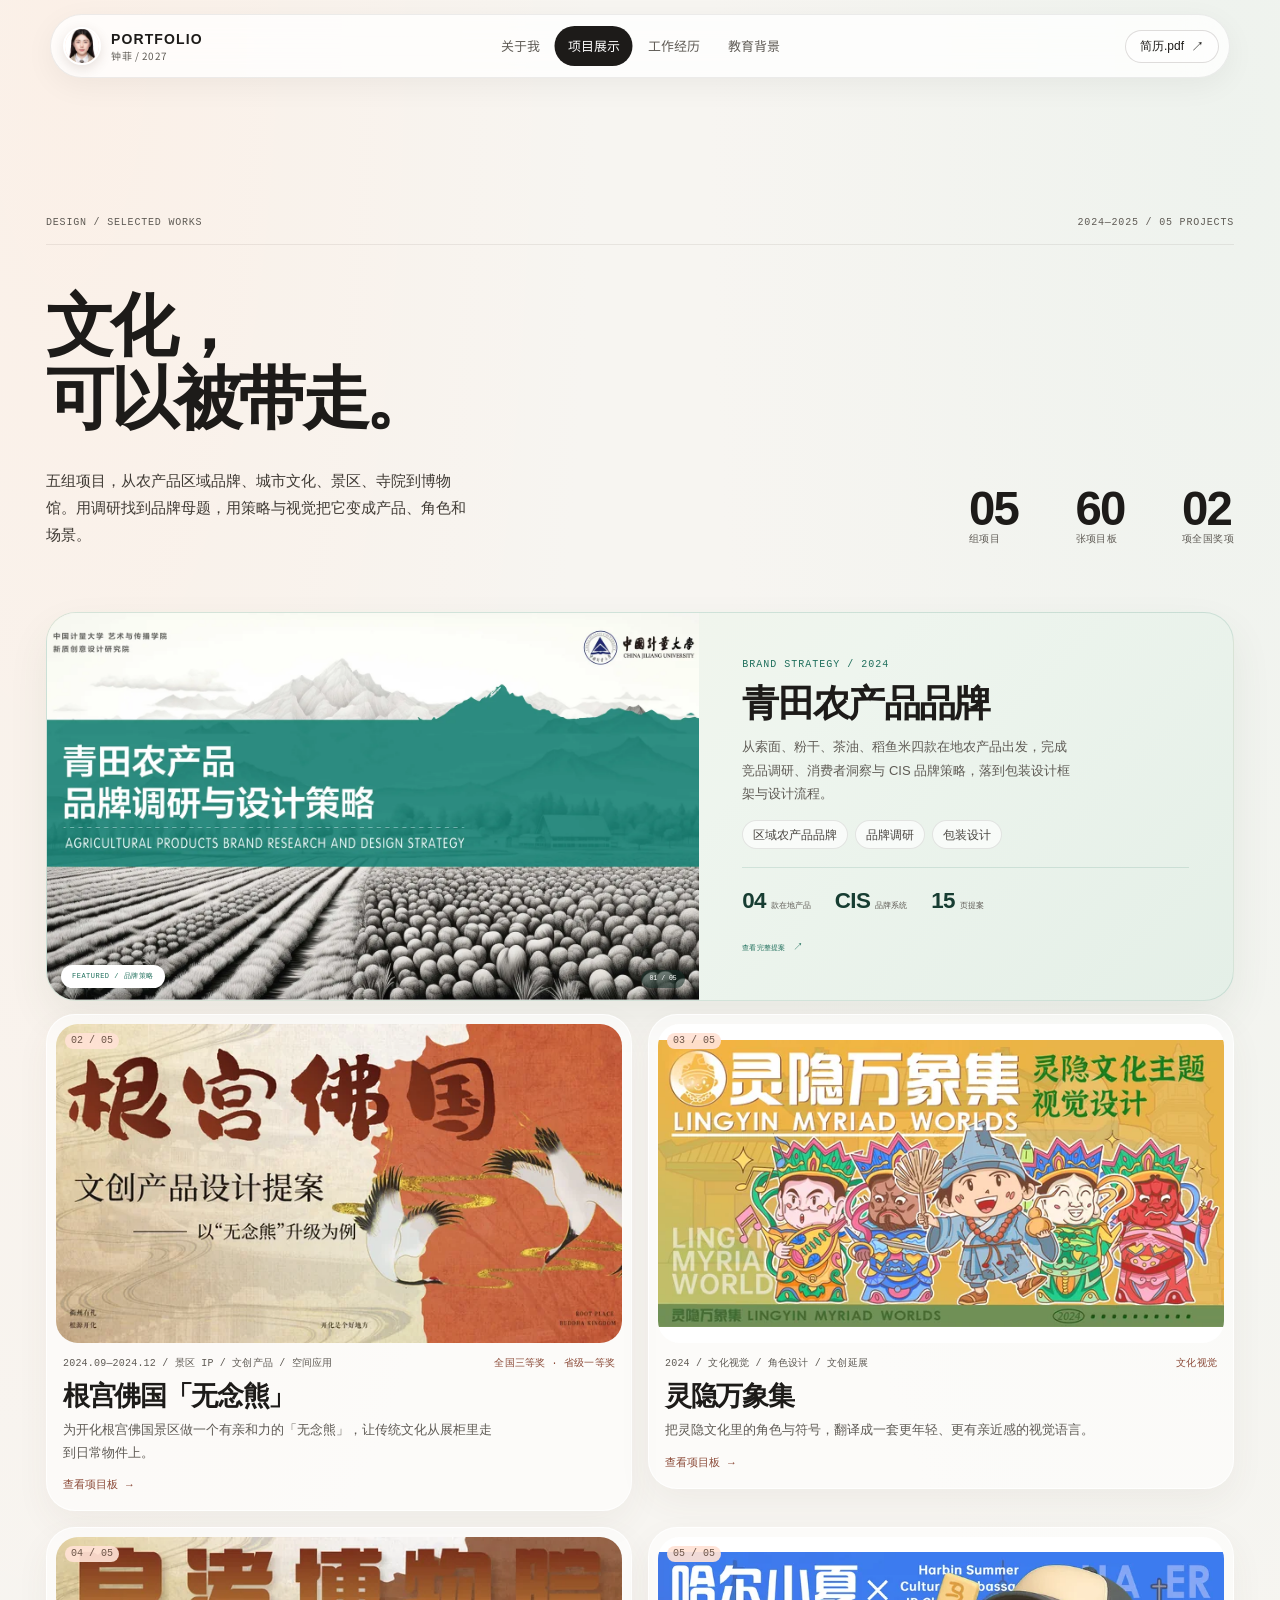
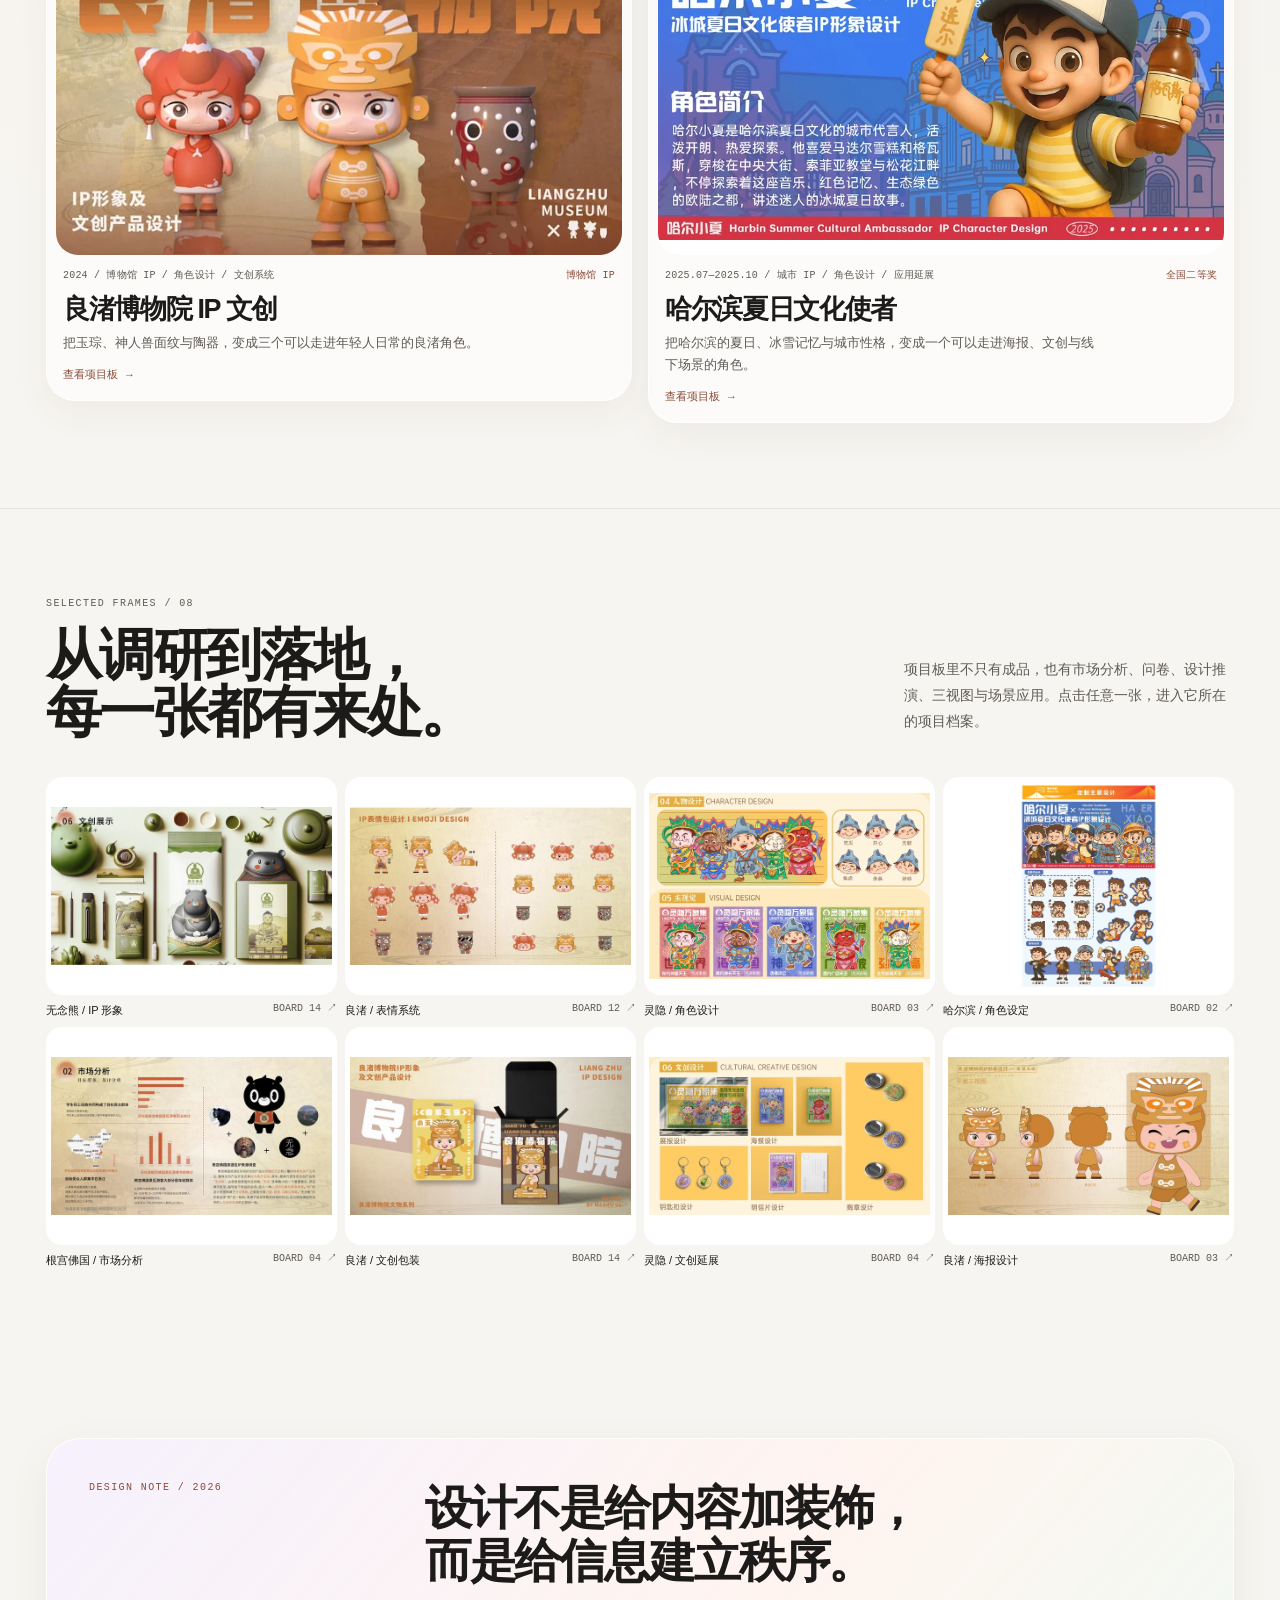
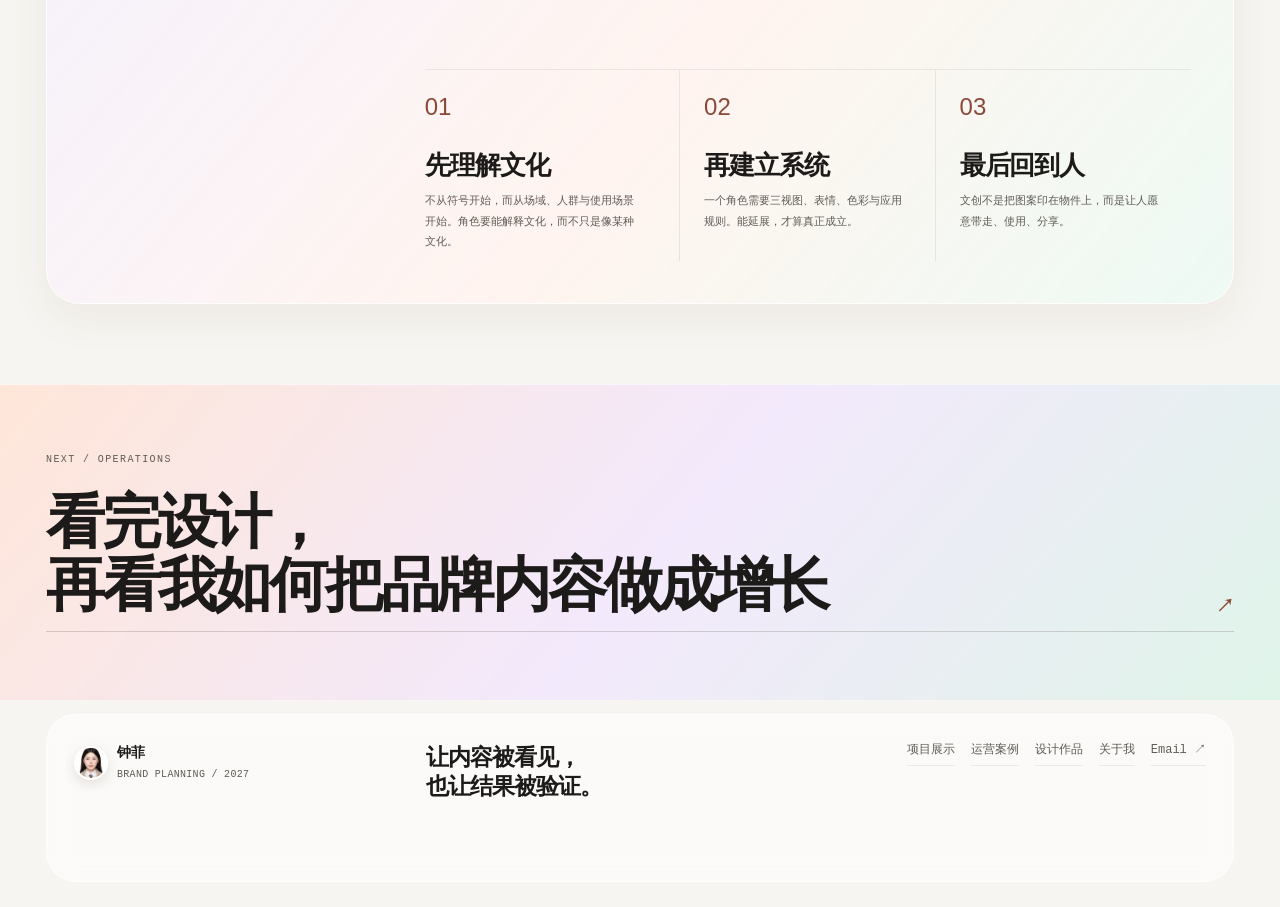
<file: design.html>
<!doctype html>
<html lang="zh-CN">
<head>
  <meta charset="utf-8">

  <meta name="viewport" content="width=device-width, initial-scale=1">
  <meta name="theme-color" content="#fbf7f2">
  <meta name="author" content="钟菲">
  <title>设计作品｜钟菲 · 品牌策划与视觉设计</title>
  <meta name="description" content="钟菲的设计作品：青田农产品品牌策略、哈尔滨城市 IP、根宫佛国文创、灵隐万象集、良渚博物院 IP。60 张完整项目板。">
  <link rel="canonical" href="https://feizhong278-ui.github.io/personal-web/design.html">
  <meta property="og:type" content="website">
  <meta property="og:site_name" content="钟菲作品集">
  <meta property="og:title" content="设计作品｜钟菲 · 品牌策划与视觉设计">
  <meta property="og:description" content="钟菲的设计作品：青田农产品品牌策略、哈尔滨城市 IP、根宫佛国文创、灵隐万象集、良渚博物院 IP。60 张完整项目板。">
  <meta property="og:url" content="https://feizhong278-ui.github.io/personal-web/design.html">
  <meta property="og:image" content="https://feizhong278-ui.github.io/personal-web/assets/img/og-cover.jpg">
  <meta property="og:image:width" content="1200">
  <meta property="og:image:height" content="630">
  <meta property="og:locale" content="zh_CN">
  <meta name="twitter:card" content="summary_large_image">
  <meta name="twitter:title" content="设计作品｜钟菲 · 品牌策划与视觉设计">
  <meta name="twitter:description" content="钟菲的设计作品：青田农产品品牌策略、哈尔滨城市 IP、根宫佛国文创、灵隐万象集、良渚博物院 IP。60 张完整项目板。">
  <meta name="twitter:image" content="https://feizhong278-ui.github.io/personal-web/assets/img/og-cover.jpg">
  <link rel="icon" href="assets/favicon.png" type="image/png" sizes="64x64">
  <link rel="apple-touch-icon" href="assets/img/apple-touch-icon.png">
  <link rel="preload" href="assets/fonts/alibaba-puhuiti-heavy.woff2" as="font" type="font/woff2" crossorigin>
  <link rel="preload" href="assets/fonts/source-han-sans-sc-regular.woff2" as="font" type="font/woff2" crossorigin>
  <link rel="stylesheet" href="assets/css/site.css?v=20261112">
  <link rel="stylesheet" href="assets/css/pastel.css?v=20261112">
  <script>document.documentElement.classList.add('js');</script>
  <script src="assets/js/site.js?v=20261112" defer></script>


</head>
<body id="top" class="page-design">
  <a class="skip-link" href="#main">跳到主要内容</a>

  <header class="site-header" data-header>
    <div class="nav-shell">
      <a class="brand" href="index.html" aria-label="钟菲作品集首页">
        <span class="brand-avatar"><img src="assets/img/portrait-160.webp" alt="" width="160" height="213" decoding="async"></span>
        <span class="brand-word">PORTFOLIO<small>钟菲 / 2027</small></span>
      </a>
      <nav class="desktop-nav" aria-label="主导航">
          <a href="index.html#about" data-nav-section="about">关于我</a>
          <a href="index.html#projects" data-nav-section="projects" class="is-active" aria-current="location">项目展示</a>
          <a href="index.html#experience" data-nav-section="experience">工作经历</a>
          <a href="index.html#education" data-nav-section="education">教育背景</a>
      </nav>
      <div class="header-tools">
        <a class="resume-link" href="assets/docs/zhongfei-resume.pdf?v=20261110" download>简历.pdf <span aria-hidden="true">↗</span></a>
        <button class="menu-toggle" type="button" aria-expanded="false" aria-controls="mobile-menu" aria-label="打开菜单" data-menu-toggle>
          <span class="menu-toggle__label">菜单</span>
          <span class="menu-toggle__lines" aria-hidden="true"><i></i><i></i></span>
        </button>
      </div>
    </div>
    <div class="scroll-progress" data-scroll-progress aria-hidden="true"></div>
  </header>
  <div class="mobile-menu" id="mobile-menu" data-mobile-menu aria-hidden="true">
    <div class="mobile-menu__sheet">
      <div class="mobile-menu__top"><span>INDEX / 2027</span><span>HANGZHOU, CN</span></div>
      <nav class="mobile-nav" aria-label="移动端主导航">
        <a href="index.html#about"><span>01</span>关于我<b>↗</b></a>
        <a href="index.html#projects" class="is-active"><span>02</span>项目展示<b>↗</b></a>
        <a href="index.html#experience"><span>03</span>工作经历<b>↗</b></a>
        <a href="index.html#education"><span>04</span>教育背景<b>↗</b></a>
      </nav>
      <div class="mobile-menu__foot">
        <a href="mailto:zf13732218682@163.com">zf13732218682@163.com</a>
        <a href="assets/docs/zhongfei-resume.pdf?v=20261110" download>下载简历 PDF ↓</a>
        <p>杭州 · 2027 届 · 可接受江浙沪机会</p>
      </div>
    </div>
  </div>
  <main id="main">

    <section class="design-intro" aria-labelledby="design-page-title">
      <div class="container">
        <div class="intro-topline">
          <p class="micro-label">DESIGN / SELECTED WORKS</p>
          <p class="micro-label">2024—2025 / 05 PROJECTS</p>
        </div>
        <h1 id="design-page-title">文化，<br><span class="accent">可以被带走。</span></h1>
        <div class="design-intro__bottom">
          <p>五组项目，从农产品区域品牌、城市文化、景区、寺院到博物馆。用调研找到品牌母题，用策略与视觉把它变成产品、角色和场景。</p>
          <div class="design-counts">
            <div><strong>05</strong><span>组项目</span></div>
            <div><strong>60</strong><span>张项目板</span></div>
            <div><strong>02</strong><span>项全国奖项</span></div>
          </div>
        </div>
      </div>
    </section>

    <section class="design-grid-section" aria-label="设计项目列表">
      <div class="container">
        <div class="p-design-feature">
      <a class="p-feature" href="design/qingtian.html" data-cursor="OPEN">
        <div class="p-feature__media">
          <img src="assets/img/design/qingtian/board-01-1600.webp" srcset="assets/img/design/qingtian/board-01-640.webp 640w, assets/img/design/qingtian/board-01-1600.webp 1600w" sizes="(max-width: 900px) 100vw, 55vw" alt="青田农产品品牌项目封面" width="1600" height="900" decoding="async" loading="lazy">
          <span class="p-feature__badge">FEATURED / 品牌策略</span>
          <span class="p-feature__index">01 / 05</span>
        </div>
        <div class="p-feature__body">
          <p class="p-kicker">BRAND STRATEGY / 2024</p>
          <h3>青田农产品品牌</h3>
          <p>从索面、粉干、茶油、稻鱼米四款在地农产品出发，完成竞品调研、消费者洞察与 CIS 品牌策略，落到包装设计框架与设计流程。</p>
          <div class="p-chip-row"><span class="p-chip p-chip--soft">区域农产品品牌</span><span class="p-chip p-chip--soft">品牌调研</span><span class="p-chip p-chip--soft">包装设计</span></div>
          <div class="p-feature__stats"><span><b>04</b>款在地产品</span><span><b>CIS</b>品牌系统</span><span><b>15</b>页提案</span></div>
          <span class="p-feature__cta">查看完整提案 <b>↗</b></span>
        </div>
      </a></div>
        <div class="design-grid">
        <a class="design-card" href="design/gengong.html" data-cursor="OPEN">
          <div class="design-card__media">
            <img src="assets/img/design/gengong/board-01-1600.webp" srcset="assets/img/design/gengong/board-01-640.webp 640w, assets/img/design/gengong/board-01-1600.webp 1600w, assets/img/design/gengong/board-01-2200.webp 2200w" sizes="(max-width: 800px) 90vw, 48vw" alt="根宫佛国「无念熊」项目封面" width="1600" height="900" decoding="async" loading="lazy">
            <span class="design-card__index">02 / 05</span>
            <span class="design-card__open">打开项目档案 <b>↗</b></span>
          </div>
          <div class="design-card__body">
            <div class="design-card__meta"><span>2024.09—2024.12 / 景区 IP / 文创产品 / 空间应用</span><span>全国三等奖 · 省级一等奖</span></div>
            <h2>根宫佛国「无念熊」</h2>
            <p>为开化根宫佛国景区做一个有亲和力的「无念熊」，让传统文化从展柜里走到日常物件上。</p>
            <span class="design-card__cta">查看项目板 <b>→</b></span>
          </div>
        </a>
        <a class="design-card" href="design/lingyin.html" data-cursor="OPEN">
          <div class="design-card__media">
            <img src="assets/img/design/lingyin/board-01-1600.webp" srcset="assets/img/design/lingyin/board-01-640.webp 640w, assets/img/design/lingyin/board-01-1600.webp 1600w, assets/img/design/lingyin/board-01-2200.webp 2200w" sizes="(max-width: 800px) 90vw, 48vw" alt="灵隐万象集项目封面" width="1600" height="813" decoding="async" loading="lazy">
            <span class="design-card__index">03 / 05</span>
            <span class="design-card__open">打开项目档案 <b>↗</b></span>
          </div>
          <div class="design-card__body">
            <div class="design-card__meta"><span>2024 / 文化视觉 / 角色设计 / 文创延展</span><span>文化视觉</span></div>
            <h2>灵隐万象集</h2>
            <p>把灵隐文化里的角色与符号，翻译成一套更年轻、更有亲近感的视觉语言。</p>
            <span class="design-card__cta">查看项目板 <b>→</b></span>
          </div>
        </a>
        <a class="design-card" href="design/liangzhu.html" data-cursor="OPEN">
          <div class="design-card__media">
            <img src="assets/img/design/liangzhu/board-01-1600.webp" srcset="assets/img/design/liangzhu/board-01-640.webp 640w, assets/img/design/liangzhu/board-01-1600.webp 1600w, assets/img/design/liangzhu/board-01-2200.webp 2200w" sizes="(max-width: 800px) 90vw, 48vw" alt="良渚博物院 IP 文创项目封面" width="1600" height="900" decoding="async" loading="lazy">
            <span class="design-card__index">04 / 05</span>
            <span class="design-card__open">打开项目档案 <b>↗</b></span>
          </div>
          <div class="design-card__body">
            <div class="design-card__meta"><span>2024 / 博物馆 IP / 角色设计 / 文创系统</span><span>博物馆 IP</span></div>
            <h2>良渚博物院 IP 文创</h2>
            <p>把玉琮、神人兽面纹与陶器，变成三个可以走进年轻人日常的良渚角色。</p>
            <span class="design-card__cta">查看项目板 <b>→</b></span>
          </div>
        </a>
        <a class="design-card" href="design/harbin.html" data-cursor="OPEN">
          <div class="design-card__media">
            <img src="assets/img/design/harbin/harbin-card-cover-800.webp" srcset="assets/img/design/harbin/harbin-card-cover-800.webp 800w, assets/img/design/harbin/harbin-card-cover-1600.webp 1600w" sizes="(max-width: 800px) 90vw, 48vw" alt="哈尔滨夏日文化使者项目封面" width="800" height="407" loading="lazy" decoding="async">
            <span class="design-card__index">05 / 05</span>
            <span class="design-card__open">打开项目档案 <b>↗</b></span>
          </div>
          <div class="design-card__body">
            <div class="design-card__meta"><span>2025.07—2025.10 / 城市 IP / 角色设计 / 应用延展</span><span>全国二等奖</span></div>
            <h2>哈尔滨夏日文化使者</h2>
            <p>把哈尔滨的夏日、冰雪记忆与城市性格，变成一个可以走进海报、文创与线下场景的角色。</p>
            <span class="design-card__cta">查看项目板 <b>→</b></span>
          </div>
        </a></div>
      </div>
    </section>

    <section class="frames-section" aria-labelledby="frames-title">
      <div class="container">
        <div class="frames-head">
          <div><p class="micro-label">SELECTED FRAMES / 08</p><h2 id="frames-title">从调研到落地，<br>每一张都有来处。</h2></div>
          <p>项目板里不只有成品，也有市场分析、问卷、设计推演、三视图与场景应用。点击任意一张，进入它所在的项目档案。</p>
        </div>
        <div class="frames-grid"><a class="frame-card" href="design/gengong.html#board-14" data-cursor="OPEN">
          <img src="assets/img/design/gengong/board-14-640.webp" srcset="assets/img/design/gengong/board-14-640.webp 640w, assets/img/design/gengong/board-14-1600.webp 1600w, assets/img/design/gengong/board-14-2200.webp 2200w" sizes="(max-width: 700px) 48vw, 24vw" alt="根宫佛国「无念熊」项目板 14" width="8000" height="4500" loading="lazy" decoding="async">
          <span><b>无念熊 / IP 形象</b><i>BOARD 14 ↗</i></span>
        </a><a class="frame-card" href="design/liangzhu.html#board-12" data-cursor="OPEN">
          <img src="assets/img/design/liangzhu/board-12-640.webp" srcset="assets/img/design/liangzhu/board-12-640.webp 640w, assets/img/design/liangzhu/board-12-1600.webp 1600w, assets/img/design/liangzhu/board-12-2200.webp 2200w" sizes="(max-width: 700px) 48vw, 24vw" alt="良渚博物院 IP 文创项目板 12" width="8000" height="4500" loading="lazy" decoding="async">
          <span><b>良渚 / 表情系统</b><i>BOARD 12 ↗</i></span>
        </a><a class="frame-card" href="design/lingyin.html#board-03" data-cursor="OPEN">
          <img src="assets/img/design/lingyin/board-03-640.webp" srcset="assets/img/design/lingyin/board-03-640.webp 640w, assets/img/design/lingyin/board-03-1600.webp 1600w, assets/img/design/lingyin/board-03-2200.webp 2200w" sizes="(max-width: 700px) 48vw, 24vw" alt="灵隐万象集项目板 03" width="8000" height="5310" loading="lazy" decoding="async">
          <span><b>灵隐 / 角色设计</b><i>BOARD 03 ↗</i></span>
        </a><a class="frame-card" href="design/harbin.html#board-02" data-cursor="OPEN">
          <img src="assets/img/design/harbin/board-02-640.webp" srcset="assets/img/design/harbin/board-02-640.webp 640w, assets/img/design/harbin/board-02-659.webp 659w" sizes="(max-width: 700px) 48vw, 24vw" alt="哈尔滨夏日文化使者项目板 02" width="659" height="991" loading="lazy" decoding="async">
          <span><b>哈尔滨 / 角色设定</b><i>BOARD 02 ↗</i></span>
        </a><a class="frame-card" href="design/gengong.html#board-04" data-cursor="OPEN">
          <img src="assets/img/design/gengong/board-04-640.webp" srcset="assets/img/design/gengong/board-04-640.webp 640w, assets/img/design/gengong/board-04-1600.webp 1600w, assets/img/design/gengong/board-04-2200.webp 2200w" sizes="(max-width: 700px) 48vw, 24vw" alt="根宫佛国「无念熊」项目板 04" width="8000" height="4500" loading="lazy" decoding="async">
          <span><b>根宫佛国 / 市场分析</b><i>BOARD 04 ↗</i></span>
        </a><a class="frame-card" href="design/liangzhu.html#board-14" data-cursor="OPEN">
          <img src="assets/img/design/liangzhu/board-14-640.webp" srcset="assets/img/design/liangzhu/board-14-640.webp 640w, assets/img/design/liangzhu/board-14-1600.webp 1600w, assets/img/design/liangzhu/board-14-2200.webp 2200w" sizes="(max-width: 700px) 48vw, 24vw" alt="良渚博物院 IP 文创项目板 14" width="8000" height="4500" loading="lazy" decoding="async">
          <span><b>良渚 / 文创包装</b><i>BOARD 14 ↗</i></span>
        </a><a class="frame-card" href="design/lingyin.html#board-04" data-cursor="OPEN">
          <img src="assets/img/design/lingyin/board-04-640.webp" srcset="assets/img/design/lingyin/board-04-640.webp 640w, assets/img/design/lingyin/board-04-1600.webp 1600w, assets/img/design/lingyin/board-04-2200.webp 2200w" sizes="(max-width: 700px) 48vw, 24vw" alt="灵隐万象集项目板 04" width="8000" height="4500" loading="lazy" decoding="async">
          <span><b>灵隐 / 文创延展</b><i>BOARD 04 ↗</i></span>
        </a><a class="frame-card" href="design/liangzhu.html#board-03" data-cursor="OPEN">
          <img src="assets/img/design/liangzhu/board-03-640.webp" srcset="assets/img/design/liangzhu/board-03-640.webp 640w, assets/img/design/liangzhu/board-03-1600.webp 1600w, assets/img/design/liangzhu/board-03-2200.webp 2200w" sizes="(max-width: 700px) 48vw, 24vw" alt="良渚博物院 IP 文创项目板 03" width="8000" height="4500" loading="lazy" decoding="async">
          <span><b>良渚 / 海报设计</b><i>BOARD 03 ↗</i></span>
        </a></div>
      </div>
    </section>

    <section class="design-note" aria-labelledby="design-note-title">
      <div class="container design-note__grid">
        <p class="micro-label">DESIGN NOTE / 2026</p>
        <div>
          <h2 id="design-note-title">设计不是给内容加装饰，<br>而是给信息建立秩序。</h2>
          <div class="design-principles">
            <div><span>01</span><h3>先理解文化</h3><p>不从符号开始，而从场域、人群与使用场景开始。角色要能解释文化，而不只是像某种文化。</p></div>
            <div><span>02</span><h3>再建立系统</h3><p>一个角色需要三视图、表情、色彩与应用规则。能延展，才算真正成立。</p></div>
            <div><span>03</span><h3>最后回到人</h3><p>文创不是把图案印在物件上，而是让人愿意带走、使用、分享。</p></div>
          </div>
        </div>
      </div>
    </section>

    <div class="cross-next">
      <div class="container">
        <p class="micro-label">NEXT / OPERATIONS</p>
        <a href="operations.html"><span class="cross-next__text">看完设计，<br>再看我如何把品牌内容做成增长</span><span class="cross-next__arrow" aria-hidden="true">↗</span></a>
      </div>
    </div>

  </main>

  <footer class="site-footer">
    <div class="container">
      <div class="footer-card">
        <div class="footer-main">
          <a class="footer-brand" href="index.html" aria-label="回到首页">
            <span class="brand-avatar"><img src="assets/img/portrait-160.webp" alt="" width="160" height="213" loading="lazy" decoding="async"></span>
            <span><strong>钟菲</strong><small>BRAND PLANNING / 2027</small></span>
          </a>
          <p class="footer-statement">让内容被看见，<br>也让结果被验证。</p>
          <div class="footer-links">
            <a href="index.html#projects">项目展示</a>
            <a href="operations.html">运营案例</a>
            <a href="design.html">设计作品</a>
            <a href="about.html">关于我</a>
            <a href="mailto:zf13732218682@163.com">Email ↗</a>
          </div>
        </div>
      </div>
    </div>
  </footer>
  <dialog class="lightbox" data-lightbox-dialog aria-label="图片查看器">
    <div class="lightbox__bar">
      <span class="lightbox__count" data-lightbox-count>01 / 01</span>
      <div class="lightbox__tools">
        <a class="lightbox__raw" data-lightbox-raw href="#" target="_blank" rel="noopener">原图 ↗</a>
        <button class="lightbox__close" type="button" data-lightbox-close aria-label="关闭图片查看器">关闭 ×</button>
      </div>
    </div>
    <div class="lightbox__stage" data-lightbox-stage>
      <button class="lightbox__nav lightbox__nav--prev" type="button" data-lightbox-prev aria-label="上一张">←</button>
      <figure class="lightbox__figure">
        <img data-lightbox-img src="[data-uri]" alt="" width="1" height="1">
        <figcaption data-lightbox-caption></figcaption>
      </figure>
      <button class="lightbox__nav lightbox__nav--next" type="button" data-lightbox-next aria-label="下一张">→</button>
    </div>
  </dialog>
  <div class="cursor" data-cursor aria-hidden="true"><span data-cursor-label></span></div>
  <div class="toast" data-toast role="status" aria-live="polite"></div>
</body>
</html>
</file>
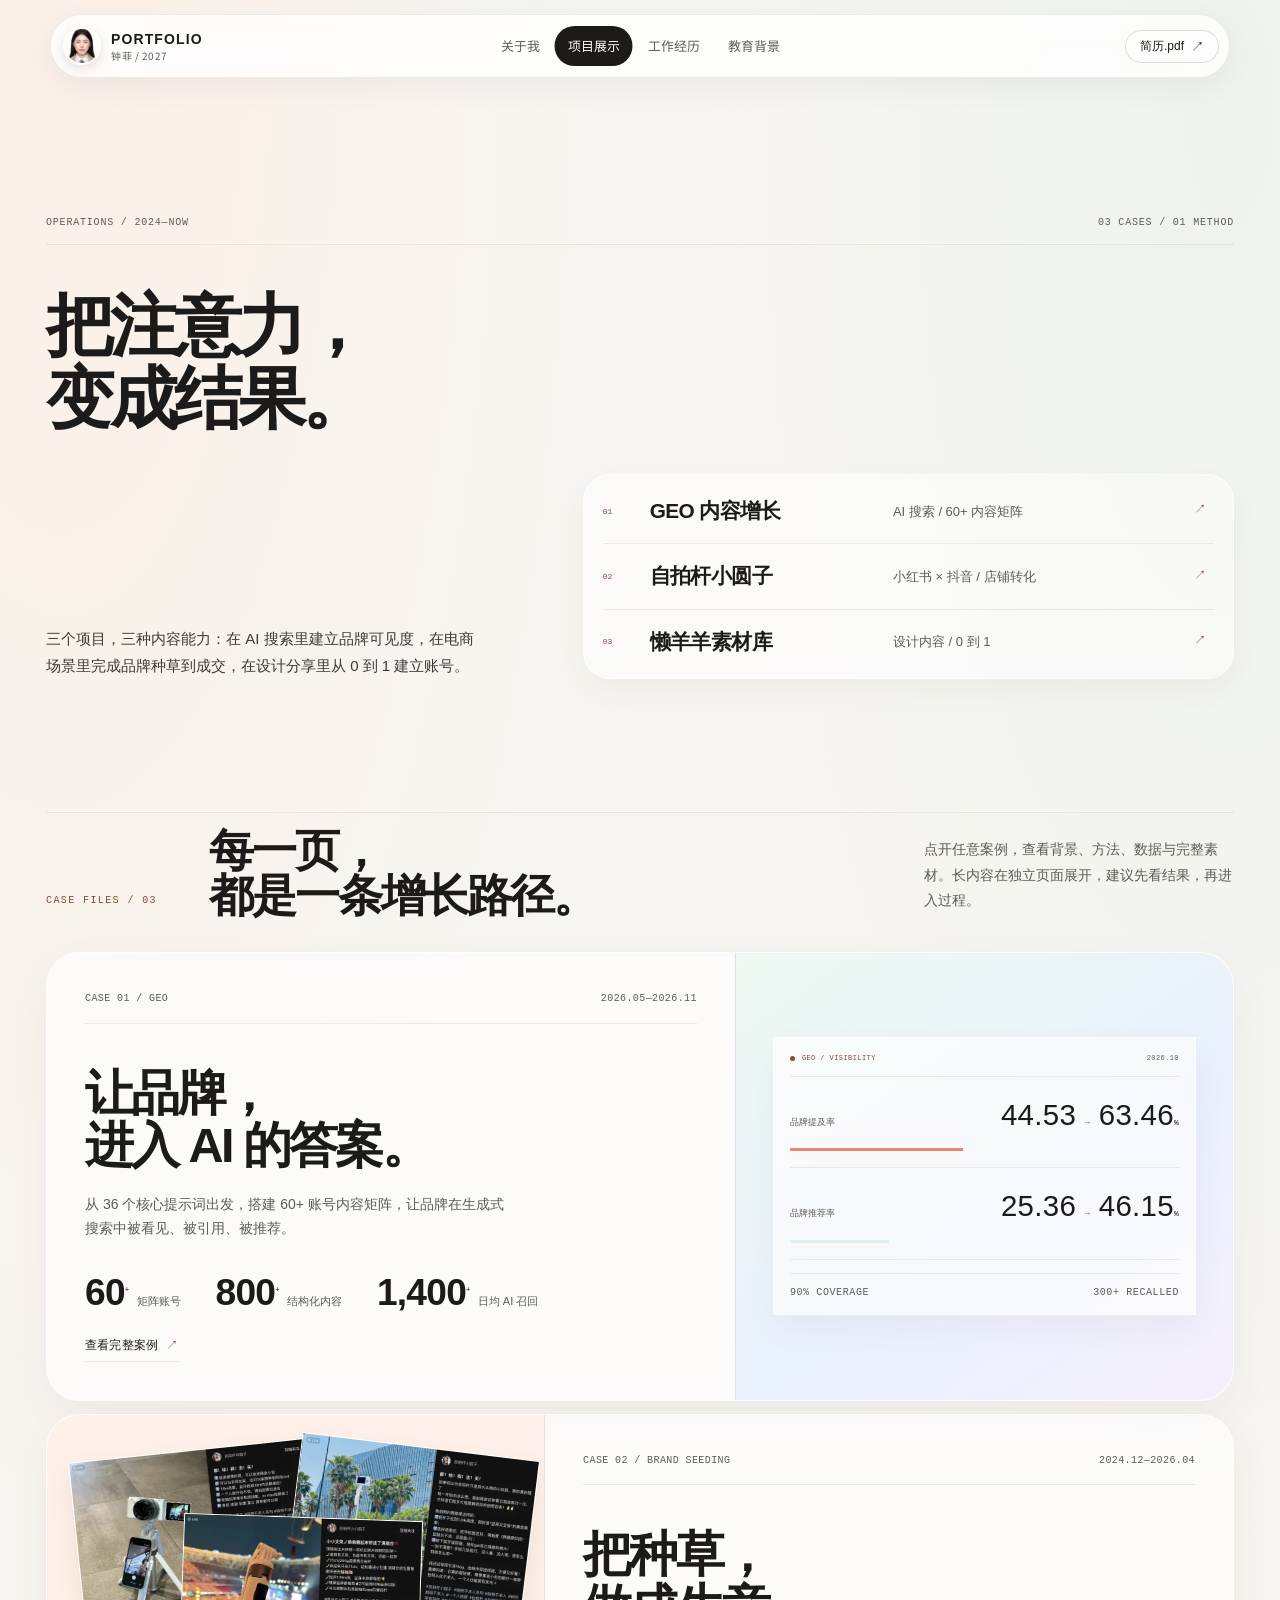
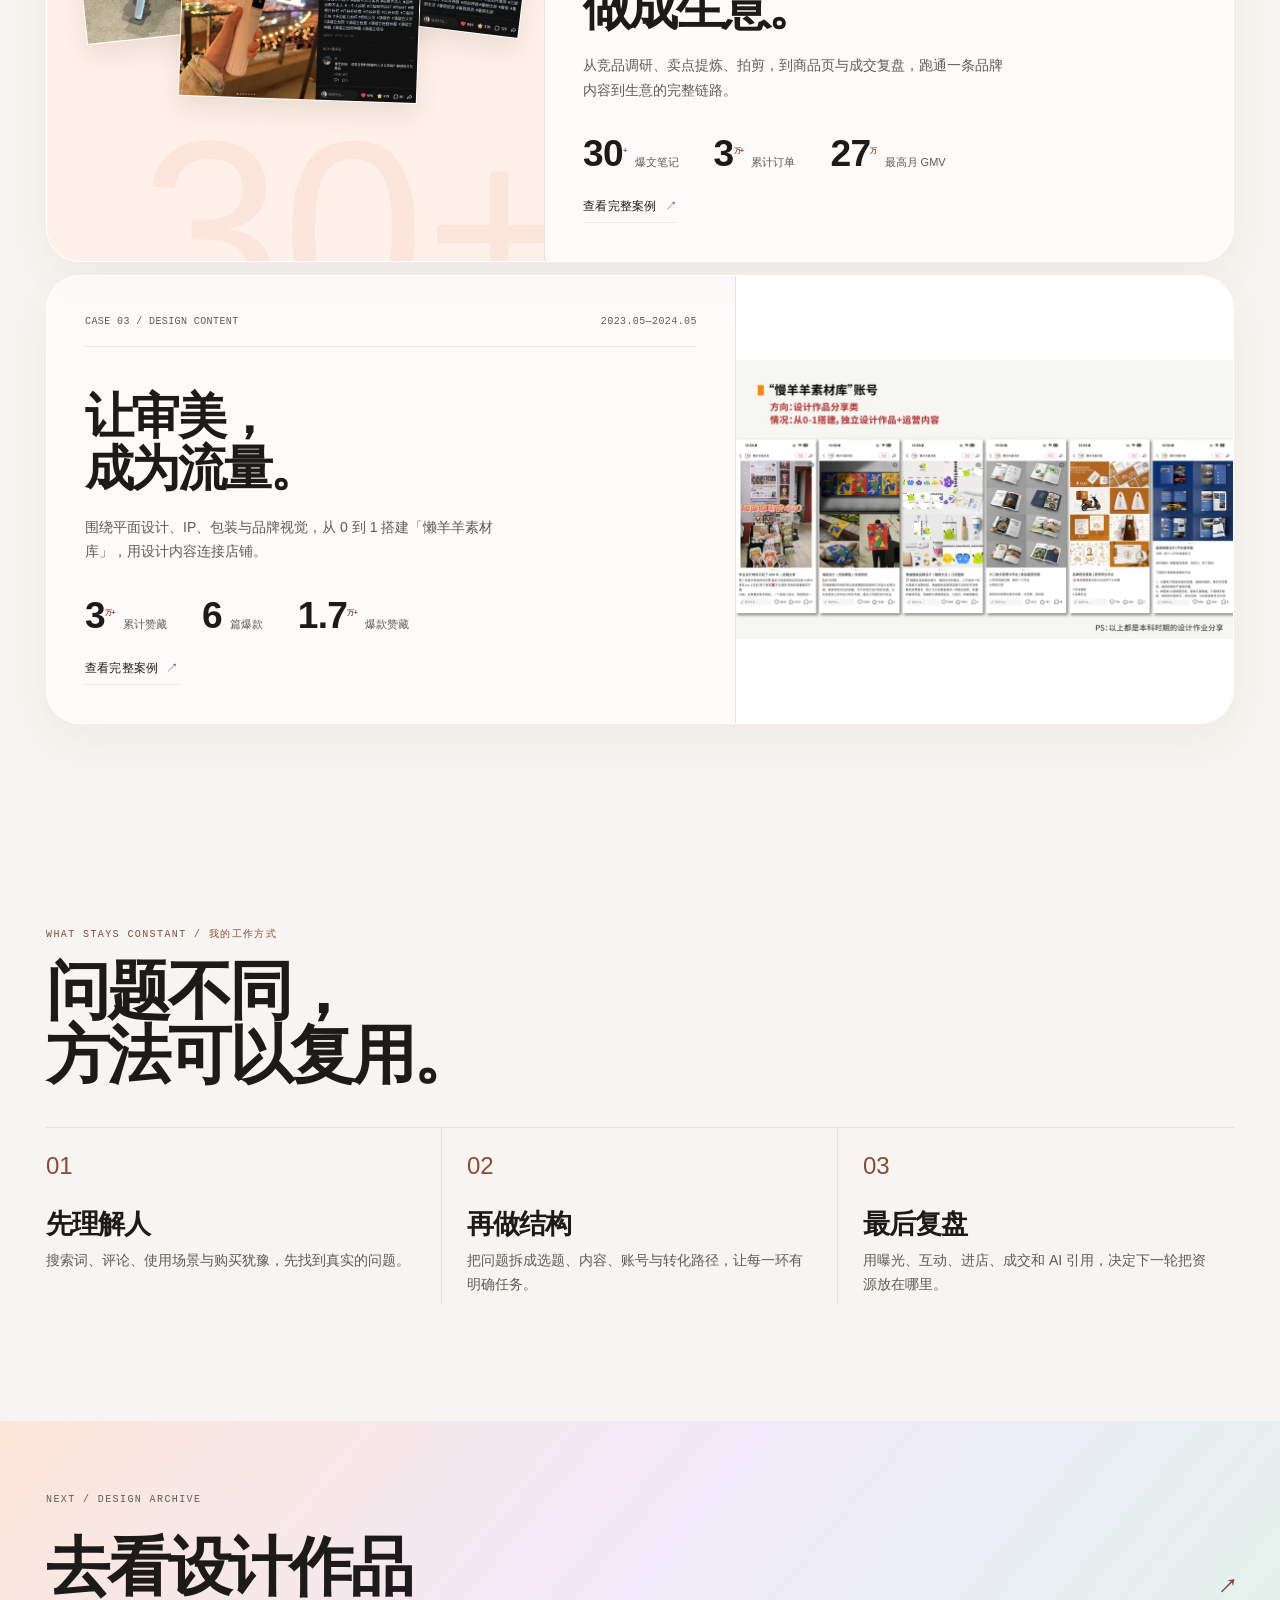
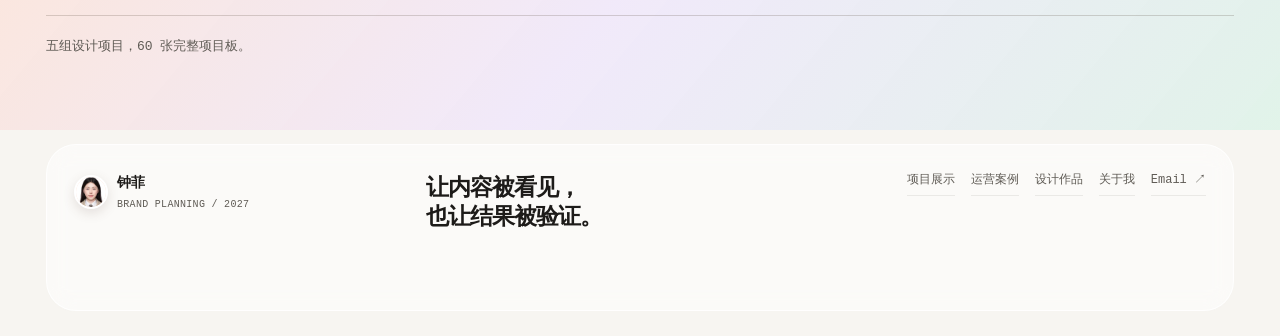
<file: operations.html>
<!doctype html>
<html lang="zh-CN">
<head>
  <meta charset="utf-8">

  <meta name="viewport" content="width=device-width, initial-scale=1">
  <meta name="theme-color" content="#fbf7f2">
  <meta name="author" content="钟菲">
  <title>运营案例｜钟菲 · 品牌内容与 GEO</title>
  <meta name="description" content="钟菲的运营案例：GEO 内容增长、小红书 × 抖音品牌种草、设计素材账号从 0 到 1。包含数据、方法与完整素材。">
  <link rel="canonical" href="https://feizhong278-ui.github.io/personal-web/operations.html">
  <meta property="og:type" content="website">
  <meta property="og:site_name" content="钟菲作品集">
  <meta property="og:title" content="运营案例｜钟菲 · 品牌内容与 GEO">
  <meta property="og:description" content="钟菲的运营案例：GEO 内容增长、小红书 × 抖音品牌种草、设计素材账号从 0 到 1。包含数据、方法与完整素材。">
  <meta property="og:url" content="https://feizhong278-ui.github.io/personal-web/operations.html">
  <meta property="og:image" content="https://feizhong278-ui.github.io/personal-web/assets/img/og-cover.jpg">
  <meta property="og:image:width" content="1200">
  <meta property="og:image:height" content="630">
  <meta property="og:locale" content="zh_CN">
  <meta name="twitter:card" content="summary_large_image">
  <meta name="twitter:title" content="运营案例｜钟菲 · 品牌内容与 GEO">
  <meta name="twitter:description" content="钟菲的运营案例：GEO 内容增长、小红书 × 抖音品牌种草、设计素材账号从 0 到 1。包含数据、方法与完整素材。">
  <meta name="twitter:image" content="https://feizhong278-ui.github.io/personal-web/assets/img/og-cover.jpg">
  <link rel="icon" href="assets/favicon.png" type="image/png" sizes="64x64">
  <link rel="apple-touch-icon" href="assets/img/apple-touch-icon.png">
  <link rel="preload" href="assets/fonts/alibaba-puhuiti-heavy.woff2" as="font" type="font/woff2" crossorigin>
  <link rel="preload" href="assets/fonts/source-han-sans-sc-regular.woff2" as="font" type="font/woff2" crossorigin>
  <link rel="stylesheet" href="assets/css/site.css?v=20261112">
  <link rel="stylesheet" href="assets/css/pastel.css?v=20261112">
  <script>document.documentElement.classList.add('js');</script>
  <script src="assets/js/site.js?v=20261112" defer></script>


</head>
<body id="top" class="page-operations">
  <a class="skip-link" href="#main">跳到主要内容</a>

  <header class="site-header" data-header>
    <div class="nav-shell">
      <a class="brand" href="index.html" aria-label="钟菲作品集首页">
        <span class="brand-avatar"><img src="assets/img/portrait-160.webp" alt="" width="160" height="213" decoding="async"></span>
        <span class="brand-word">PORTFOLIO<small>钟菲 / 2027</small></span>
      </a>
      <nav class="desktop-nav" aria-label="主导航">
          <a href="index.html#about" data-nav-section="about">关于我</a>
          <a href="index.html#projects" data-nav-section="projects" class="is-active" aria-current="location">项目展示</a>
          <a href="index.html#experience" data-nav-section="experience">工作经历</a>
          <a href="index.html#education" data-nav-section="education">教育背景</a>
      </nav>
      <div class="header-tools">
        <a class="resume-link" href="assets/docs/zhongfei-resume.pdf?v=20261110" download>简历.pdf <span aria-hidden="true">↗</span></a>
        <button class="menu-toggle" type="button" aria-expanded="false" aria-controls="mobile-menu" aria-label="打开菜单" data-menu-toggle>
          <span class="menu-toggle__label">菜单</span>
          <span class="menu-toggle__lines" aria-hidden="true"><i></i><i></i></span>
        </button>
      </div>
    </div>
    <div class="scroll-progress" data-scroll-progress aria-hidden="true"></div>
  </header>
  <div class="mobile-menu" id="mobile-menu" data-mobile-menu aria-hidden="true">
    <div class="mobile-menu__sheet">
      <div class="mobile-menu__top"><span>INDEX / 2027</span><span>HANGZHOU, CN</span></div>
      <nav class="mobile-nav" aria-label="移动端主导航">
        <a href="index.html#about"><span>01</span>关于我<b>↗</b></a>
        <a href="index.html#projects" class="is-active"><span>02</span>项目展示<b>↗</b></a>
        <a href="index.html#experience"><span>03</span>工作经历<b>↗</b></a>
        <a href="index.html#education"><span>04</span>教育背景<b>↗</b></a>
      </nav>
      <div class="mobile-menu__foot">
        <a href="mailto:zf13732218682@163.com">zf13732218682@163.com</a>
        <a href="assets/docs/zhongfei-resume.pdf?v=20261110" download>下载简历 PDF ↓</a>
        <p>杭州 · 2027 届 · 可接受江浙沪机会</p>
      </div>
    </div>
  </div>
  <main id="main">

    <section class="page-intro ops-intro" aria-labelledby="ops-title">
      <div class="container">
        <div class="intro-topline">
          <p class="micro-label">OPERATIONS / 2024—NOW</p>
          <p class="micro-label">03 CASES / 01 METHOD</p>
        </div>
        <h1 id="ops-title">把注意力，<br><span class="accent">变成结果。</span></h1>
        <div class="intro-bottom">
          <p>三个项目，三种内容能力：在 AI 搜索里建立品牌可见度，在电商场景里完成品牌种草到成交，在设计分享里从 0 到 1 建立账号。</p>
          <div class="ops-index">
            <a href="case-geo.html"><span>01</span><strong>GEO 内容增长</strong><small>AI 搜索 / 60+ 内容矩阵</small><b>↗</b></a>
            <a href="case-selfie.html"><span>02</span><strong>自拍杆小圆子</strong><small>小红书 × 抖音 / 店铺转化</small><b>↗</b></a>
            <a href="case-lazy.html"><span>03</span><strong>懒羊羊素材库</strong><small>设计内容 / 0 到 1</small><b>↗</b></a>
          </div>
        </div>
      </div>
    </section>
    <section class="case-files" aria-labelledby="case-files-title">
      <div class="container">
        <div class="case-files__head">
          <p class="micro-label">CASE FILES / 03</p>
          <h2 id="case-files-title">每一页，<br>都是一条增长路径。</h2>
          <p>点开任意案例，查看背景、方法、数据与完整素材。长内容在独立页面展开，建议先看结果，再进入过程。</p>
        </div>
        <div class="ops-teasers">
      <a class="ops-teaser ops-teaser--geo" href="case-geo.html" data-cursor="OPEN CASE">
        <div class="ops-teaser__copy">
          <div class="ops-teaser__top"><span>CASE 01 / GEO</span><span>2026.05—2026.11</span></div>
          <h2>让品牌，<br>进入 AI 的答案。</h2>
          <p>从 36 个核心提示词出发，搭建 60+ 账号内容矩阵，让品牌在生成式搜索中被看见、被引用、被推荐。</p>
          <div class="ops-teaser__stats">
            <div><strong>60<sup>+</sup></strong><span>矩阵账号</span></div>
            <div><strong>800<sup>+</sup></strong><span>结构化内容</span></div>
            <div><strong>1,400<sup>+</sup></strong><span>日均 AI 召回</span></div>
          </div>
          <span class="ops-teaser__cta">查看完整案例 <b>↗</b></span>
        </div>
        <div class="ops-teaser__visual">
          <div class="mini-console mini-console--teaser">
            <div class="mini-console__head"><span><i></i> GEO / VISIBILITY</span><span>2026.10</span></div>
            <div class="mini-console__row">
              <div><span>品牌提及率</span><b>44.53 <em>→</em> 63.46<small>%</small></b></div>
              <div class="mini-bars"><i style="--w:44.53%"></i><i style="--w:63.46%"></i></div>
            </div>
            <div class="mini-console__row">
              <div><span>品牌推荐率</span><b>25.36 <em>→</em> 46.15<small>%</small></b></div>
              <div class="mini-bars mini-bars--lime"><i style="--w:25.36%"></i><i style="--w:46.15%"></i></div>
            </div>
            <div class="mini-console__foot"><span>90% COVERAGE</span><span>300+ RECALLED</span></div>
          </div>
        </div>
      </a>
      <a class="ops-teaser ops-teaser--selfie" href="case-selfie.html" data-cursor="OPEN CASE">
        <div class="ops-teaser__collage" aria-hidden="true">
          <img src="assets/img/ops/selfie/note-09-600.webp" alt="" width="600" height="460" loading="lazy" decoding="async">
          <img src="assets/img/ops/selfie/note-04-600.webp" alt="" width="600" height="465" loading="lazy" decoding="async">
          <img src="assets/img/ops/selfie/note-10-600.webp" alt="" width="600" height="460" loading="lazy" decoding="async">
          </div>
        <div class="ops-teaser__copy">
          <div class="ops-teaser__top"><span>CASE 02 / BRAND SEEDING</span><span>2024.12—2026.04</span></div>
          <h2>把种草，<br>做成生意。</h2>
          <p>从竞品调研、卖点提炼、拍剪，到商品页与成交复盘，跑通一条品牌内容到生意的完整链路。</p>
          <div class="ops-teaser__stats">
            <div><strong>30<sup>+</sup></strong><span>爆文笔记</span></div>
            <div><strong>3<sup>万+</sup></strong><span>累计订单</span></div>
            <div><strong>27<sup>万</sup></strong><span>最高月 GMV</span></div>
          </div>
          <span class="ops-teaser__cta">查看完整案例 <b>↗</b></span>
        </div>
      </a>
      <a class="ops-teaser ops-teaser--lazy" href="case-lazy.html" data-cursor="OPEN CASE">
        <div class="ops-teaser__copy">
          <div class="ops-teaser__top"><span>CASE 03 / DESIGN CONTENT</span><span>2023.05—2024.05</span></div>
          <h2>让审美，<br>成为流量。</h2>
          <p>围绕平面设计、IP、包装与品牌视觉，从 0 到 1 搭建「懒羊羊素材库」，用设计内容连接店铺。</p>
          <div class="ops-teaser__stats">
            <div><strong>3<sup>万+</sup></strong><span>累计赞藏</span></div>
            <div><strong>6</strong><span>篇爆款</span></div>
            <div><strong>1.7<sup>万+</sup></strong><span>爆款赞藏</span></div>
          </div>
          <span class="ops-teaser__cta">查看完整案例 <b>↗</b></span>
        </div>
        <div class="ops-teaser__visual ops-teaser__visual--board">
          <img src="assets/img/ops/lazy/case-board-1000.webp" alt="懒羊羊素材库内容案例板" width="1000" height="562" loading="lazy" decoding="async">
        </div>
      </a></div>
      </div>
    </section>
    <section class="case-method" aria-labelledby="case-method-title">
      <div class="container">
        <p class="micro-label">WHAT STAYS CONSTANT / 我的工作方式</p>
        <h2 id="case-method-title">问题不同，<br>方法可以复用。</h2>
        <div class="case-method__grid">
          <article><span>01</span><h3>先理解人</h3><p>搜索词、评论、使用场景与购买犹豫，先找到真实的问题。</p></article>
          <article><span>02</span><h3>再做结构</h3><p>把问题拆成选题、内容、账号与转化路径，让每一环有明确任务。</p></article>
          <article><span>03</span><h3>最后复盘</h3><p>用曝光、互动、进店、成交和 AI 引用，决定下一轮把资源放在哪里。</p></article>
        </div>
      </div>
    </section>
    <div class="ops-next">
      <div class="container">
        <p class="micro-label">NEXT / DESIGN ARCHIVE</p>
        <a href="design.html">去看设计作品 <span>↗</span></a>
        <p>五组设计项目，60 张完整项目板。</p>
      </div>
    </div>

  </main>

  <footer class="site-footer">
    <div class="container">
      <div class="footer-card">
        <div class="footer-main">
          <a class="footer-brand" href="index.html" aria-label="回到首页">
            <span class="brand-avatar"><img src="assets/img/portrait-160.webp" alt="" width="160" height="213" loading="lazy" decoding="async"></span>
            <span><strong>钟菲</strong><small>BRAND PLANNING / 2027</small></span>
          </a>
          <p class="footer-statement">让内容被看见，<br>也让结果被验证。</p>
          <div class="footer-links">
            <a href="index.html#projects">项目展示</a>
            <a href="operations.html">运营案例</a>
            <a href="design.html">设计作品</a>
            <a href="about.html">关于我</a>
            <a href="mailto:zf13732218682@163.com">Email ↗</a>
          </div>
        </div>
      </div>
    </div>
  </footer>
  <dialog class="lightbox" data-lightbox-dialog aria-label="图片查看器">
    <div class="lightbox__bar">
      <span class="lightbox__count" data-lightbox-count>01 / 01</span>
      <div class="lightbox__tools">
        <a class="lightbox__raw" data-lightbox-raw href="#" target="_blank" rel="noopener">原图 ↗</a>
        <button class="lightbox__close" type="button" data-lightbox-close aria-label="关闭图片查看器">关闭 ×</button>
      </div>
    </div>
    <div class="lightbox__stage" data-lightbox-stage>
      <button class="lightbox__nav lightbox__nav--prev" type="button" data-lightbox-prev aria-label="上一张">←</button>
      <figure class="lightbox__figure">
        <img data-lightbox-img src="[data-uri]" alt="" width="1" height="1">
        <figcaption data-lightbox-caption></figcaption>
      </figure>
      <button class="lightbox__nav lightbox__nav--next" type="button" data-lightbox-next aria-label="下一张">→</button>
    </div>
  </dialog>
  <div class="cursor" data-cursor aria-hidden="true"><span data-cursor-label></span></div>
  <div class="toast" data-toast role="status" aria-live="polite"></div>
</body>
</html>
</file>
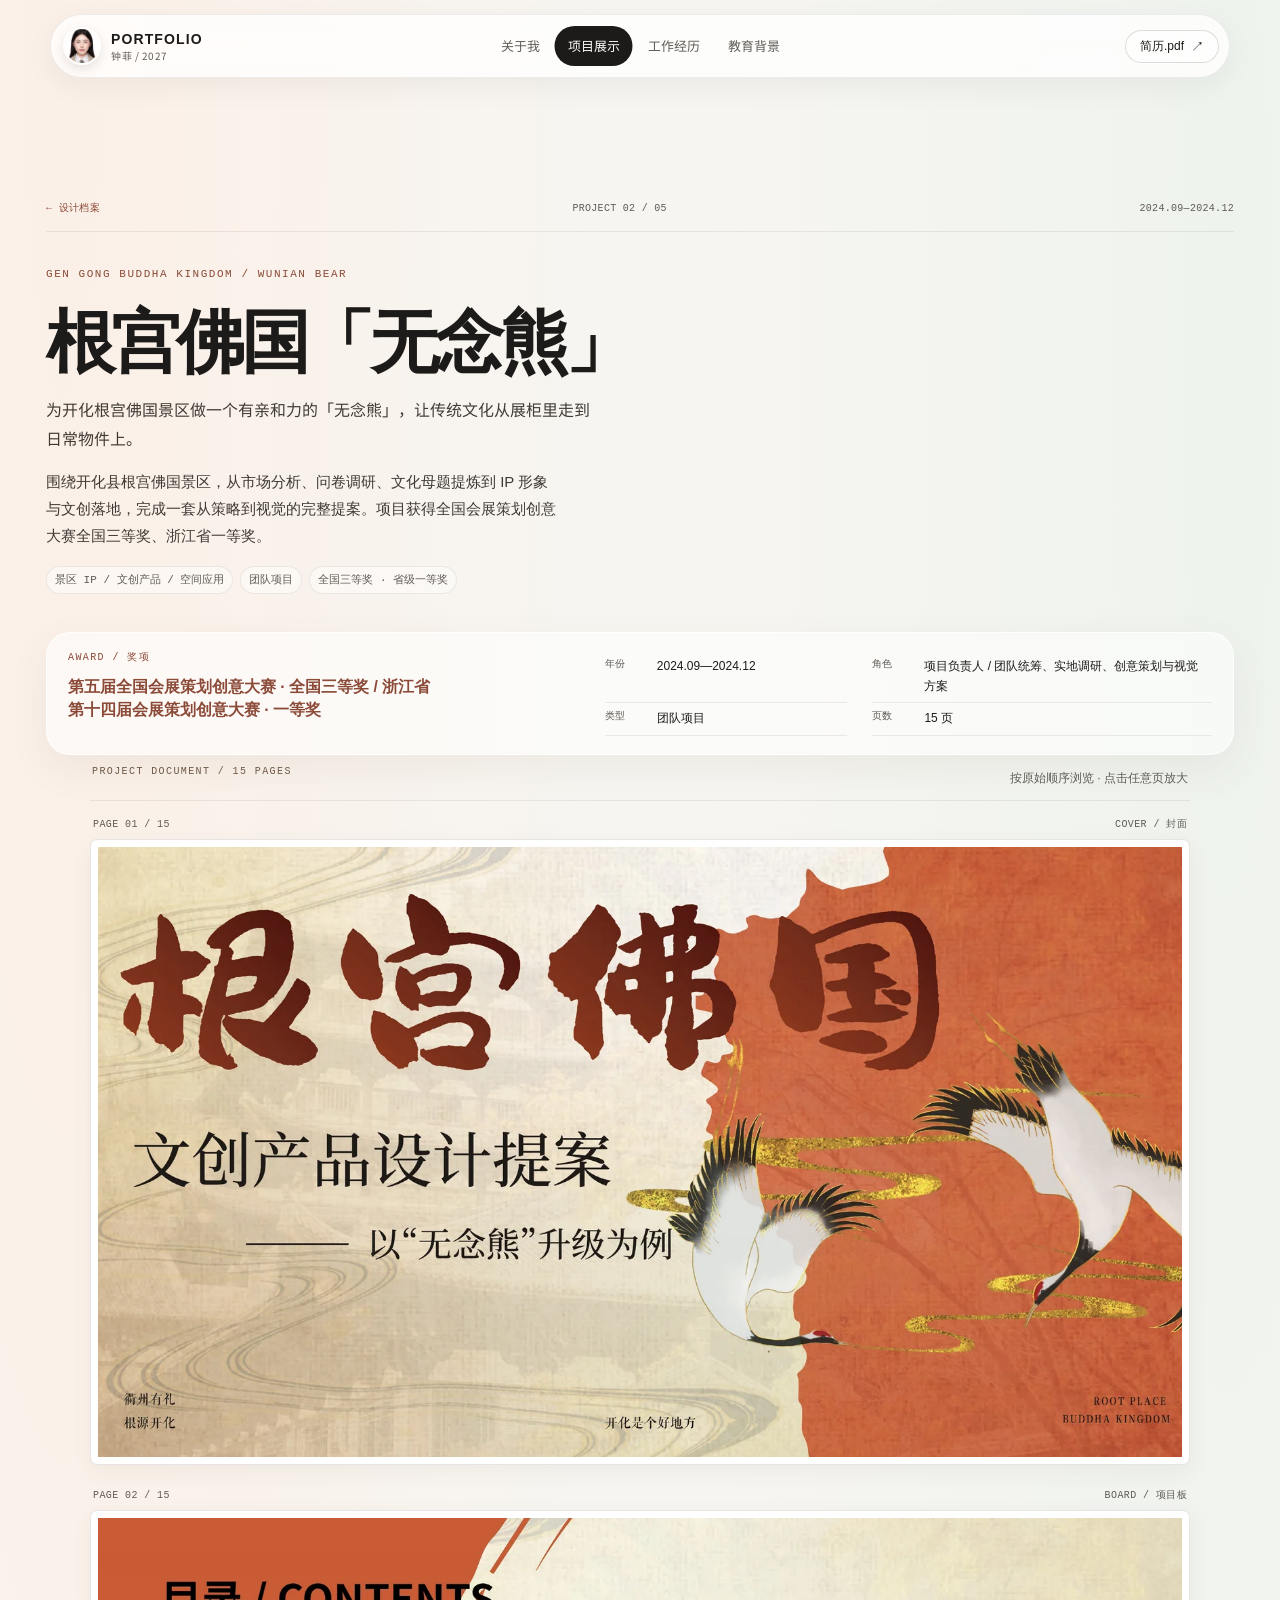
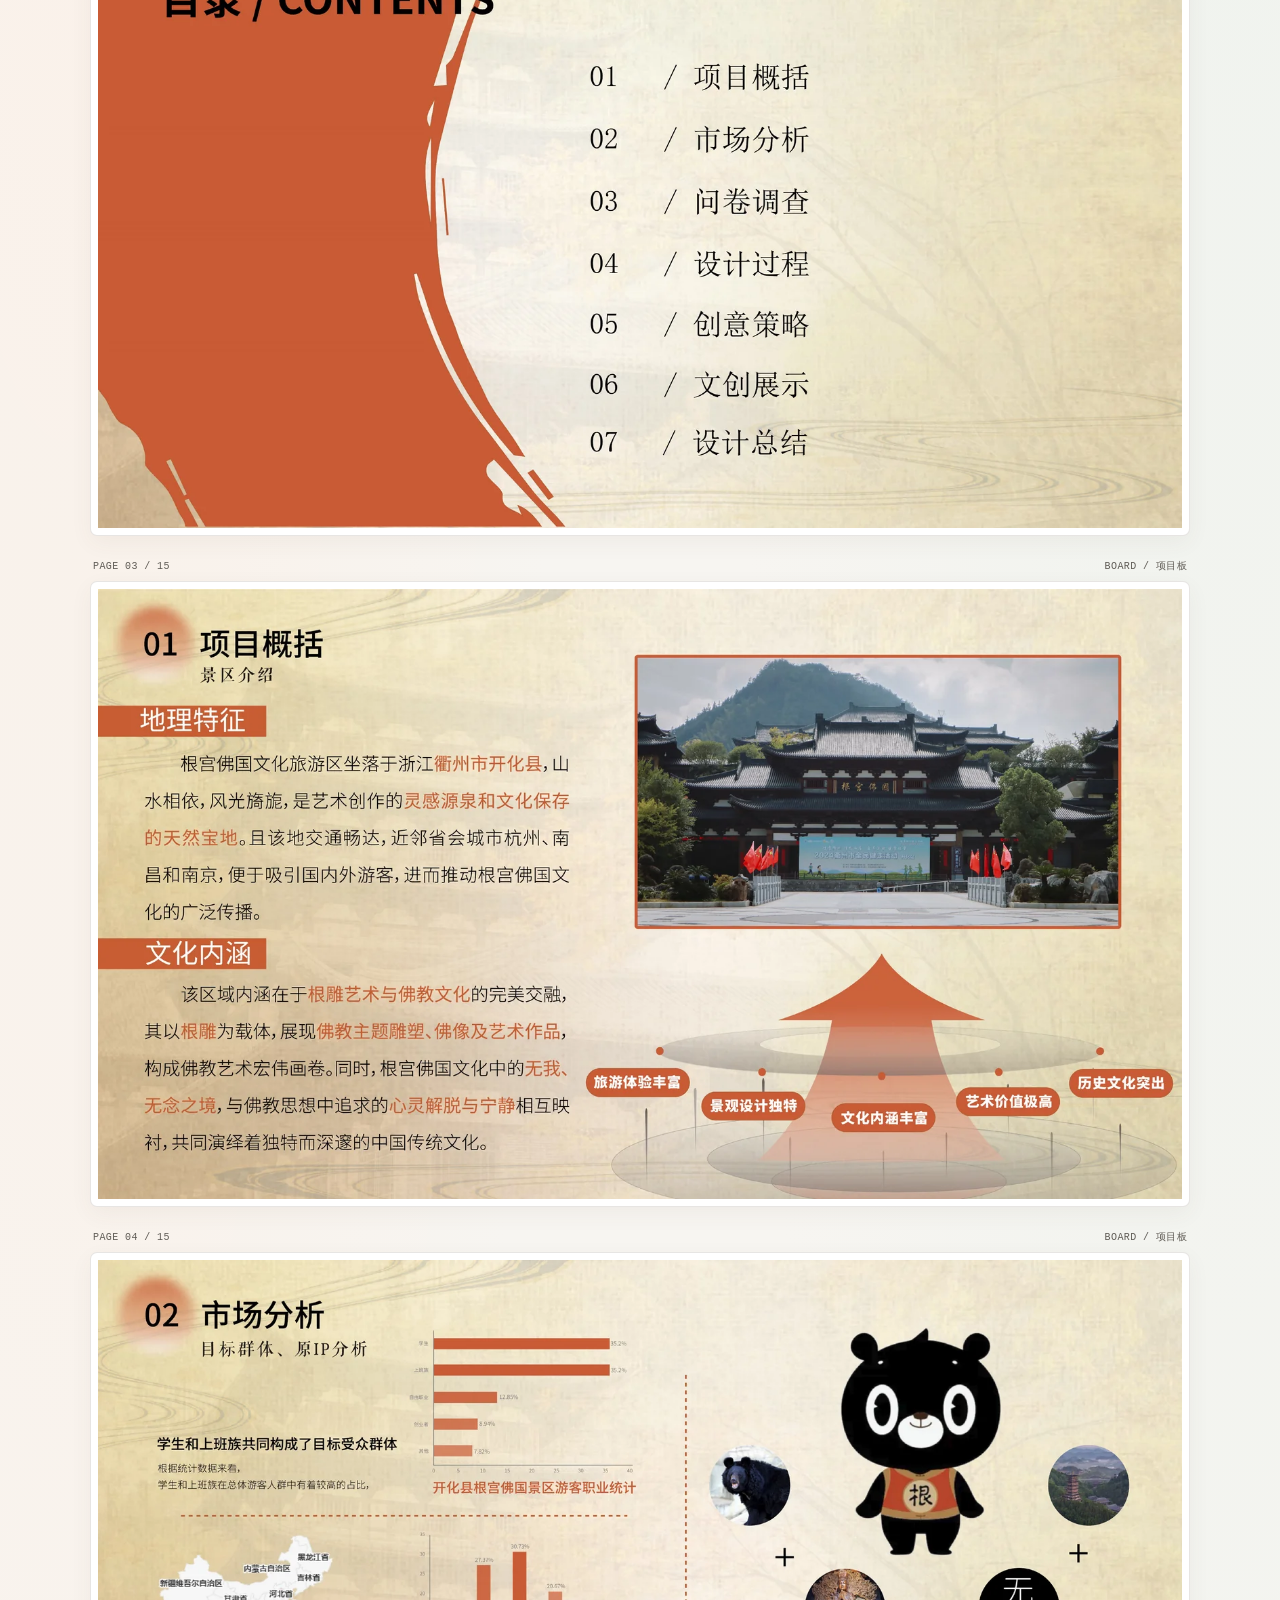
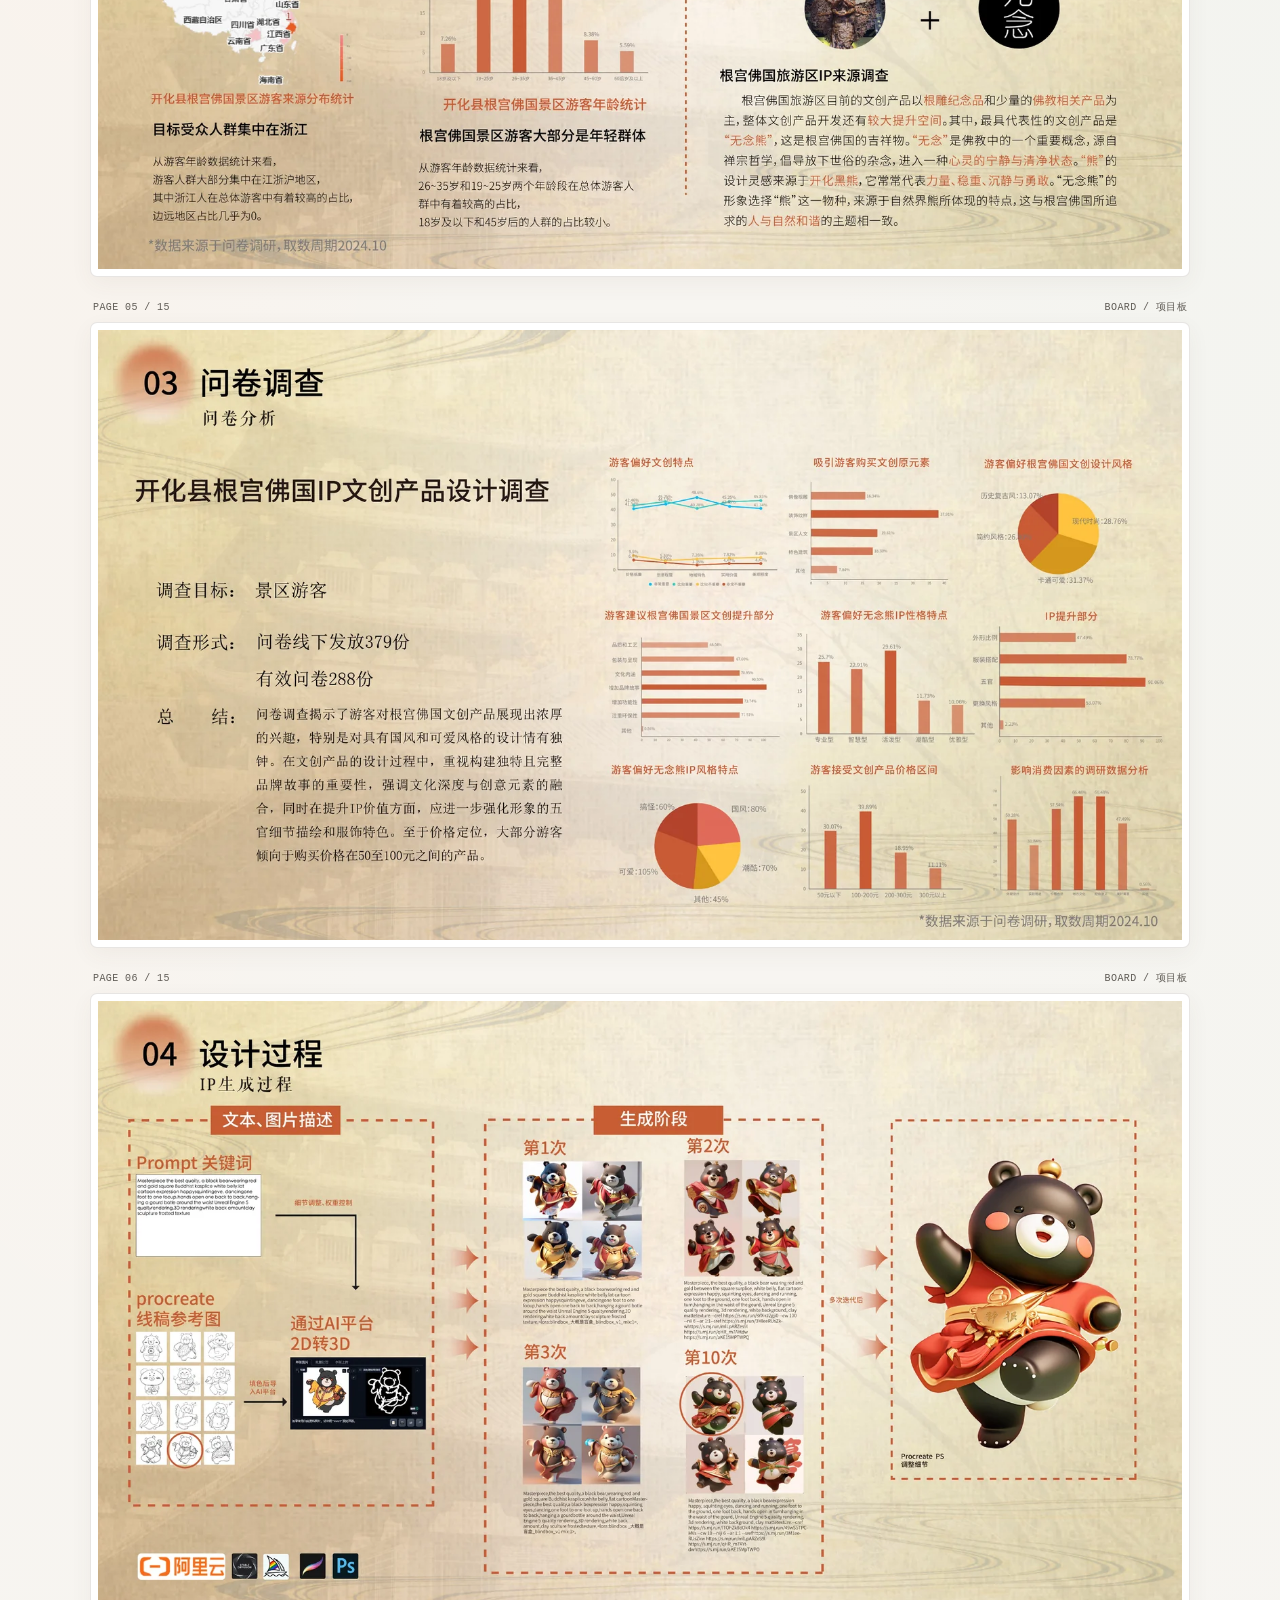
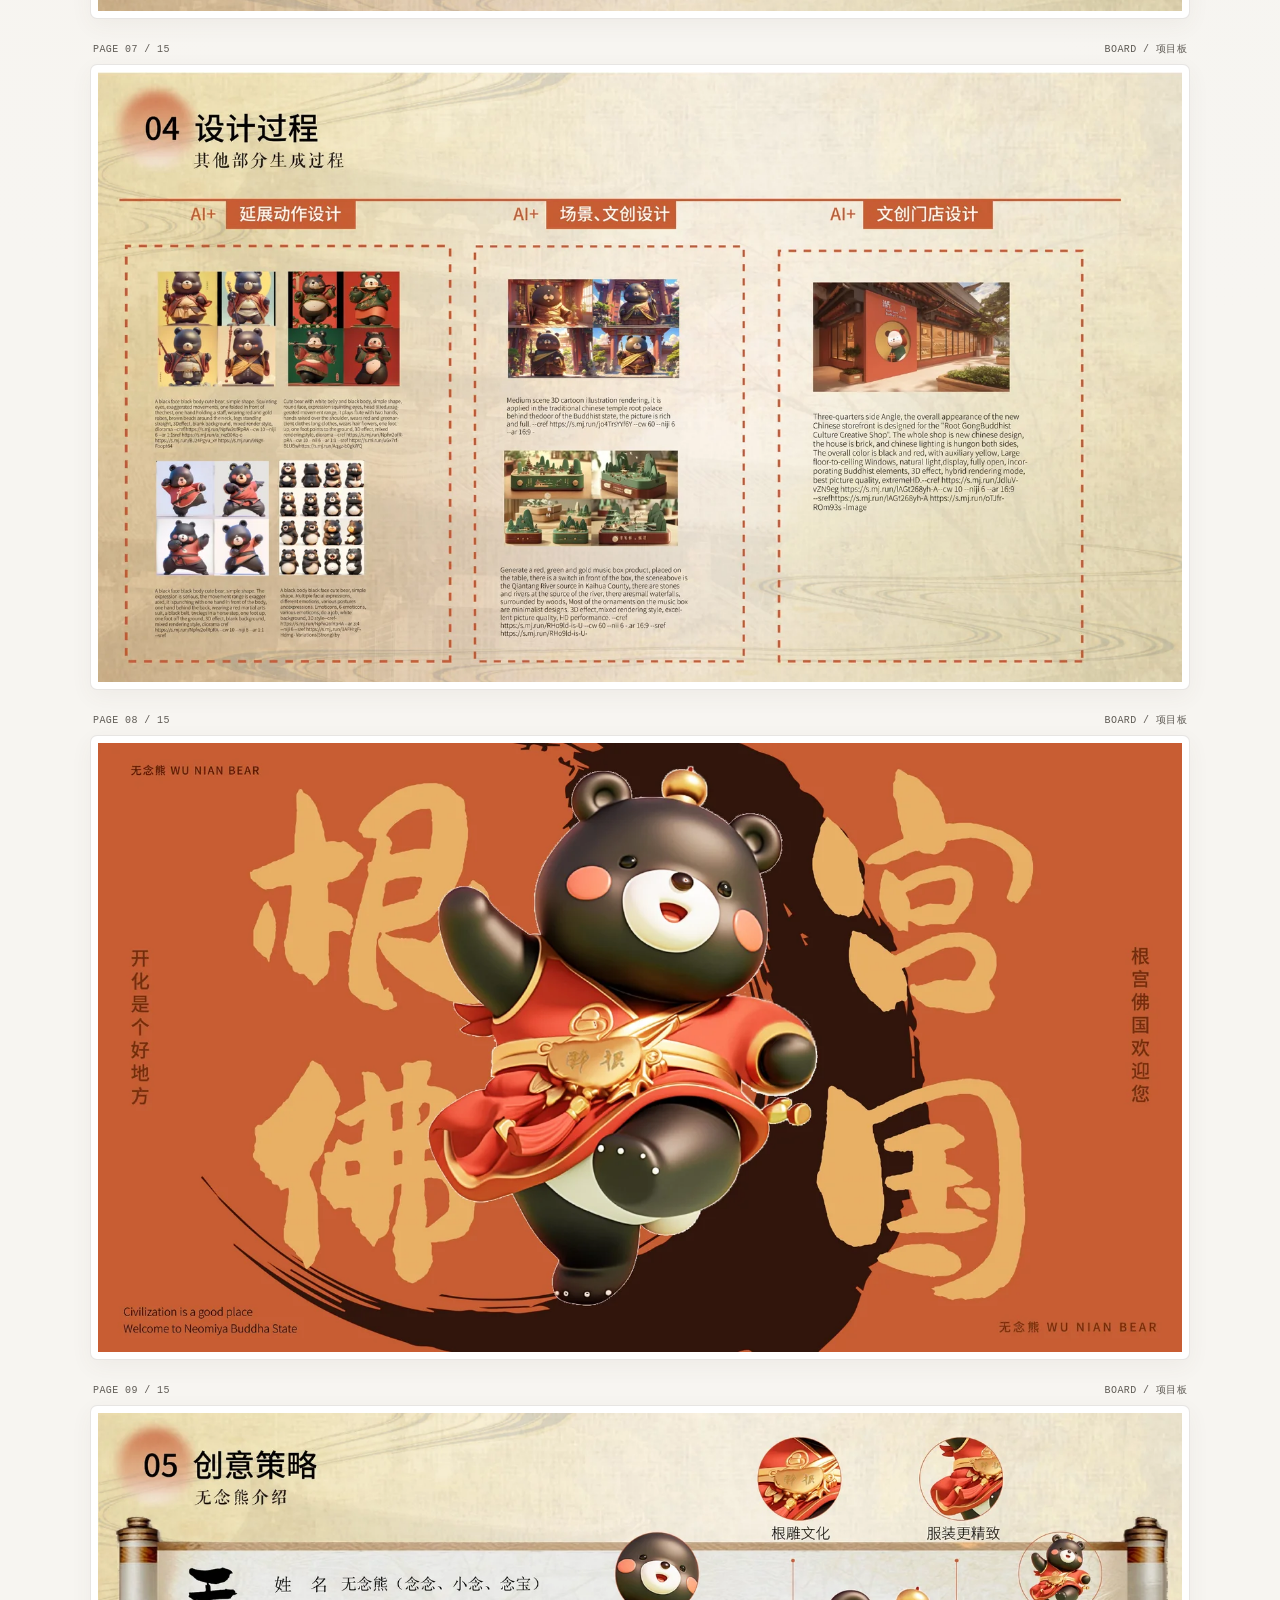
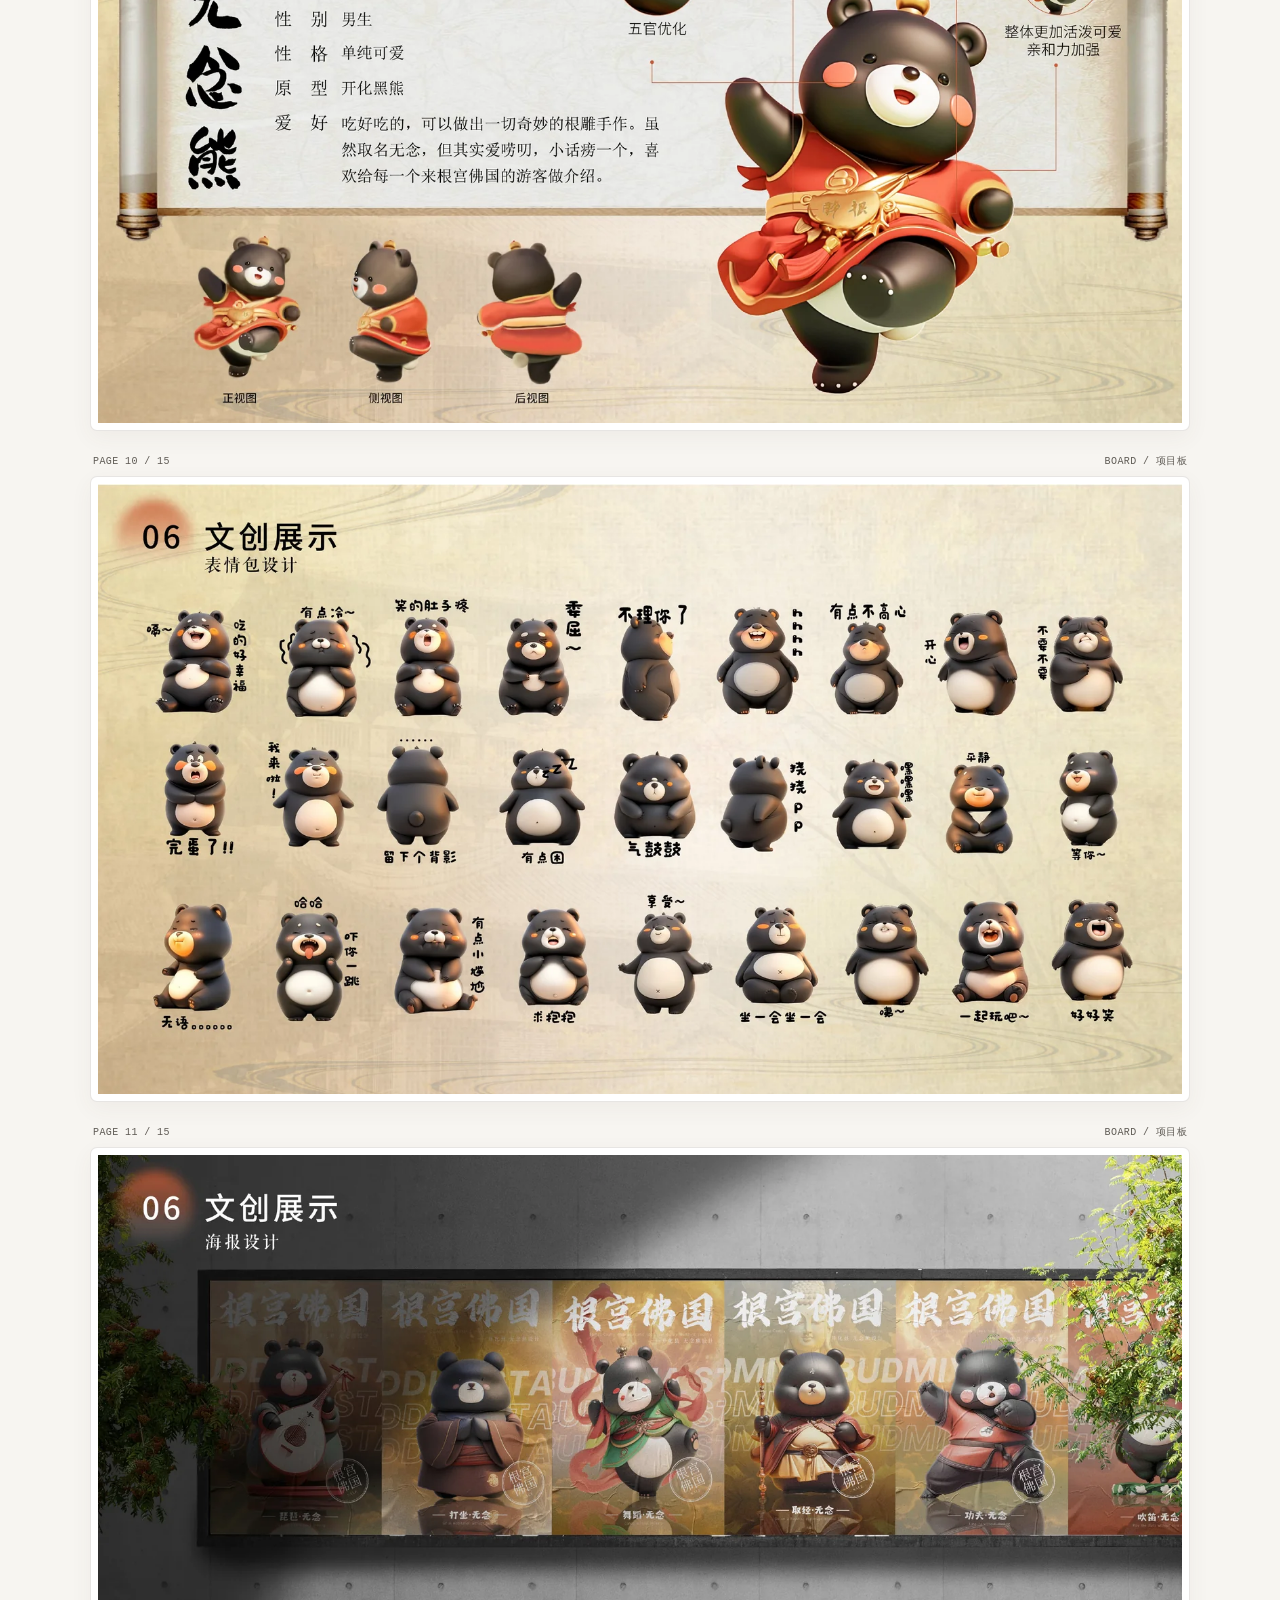
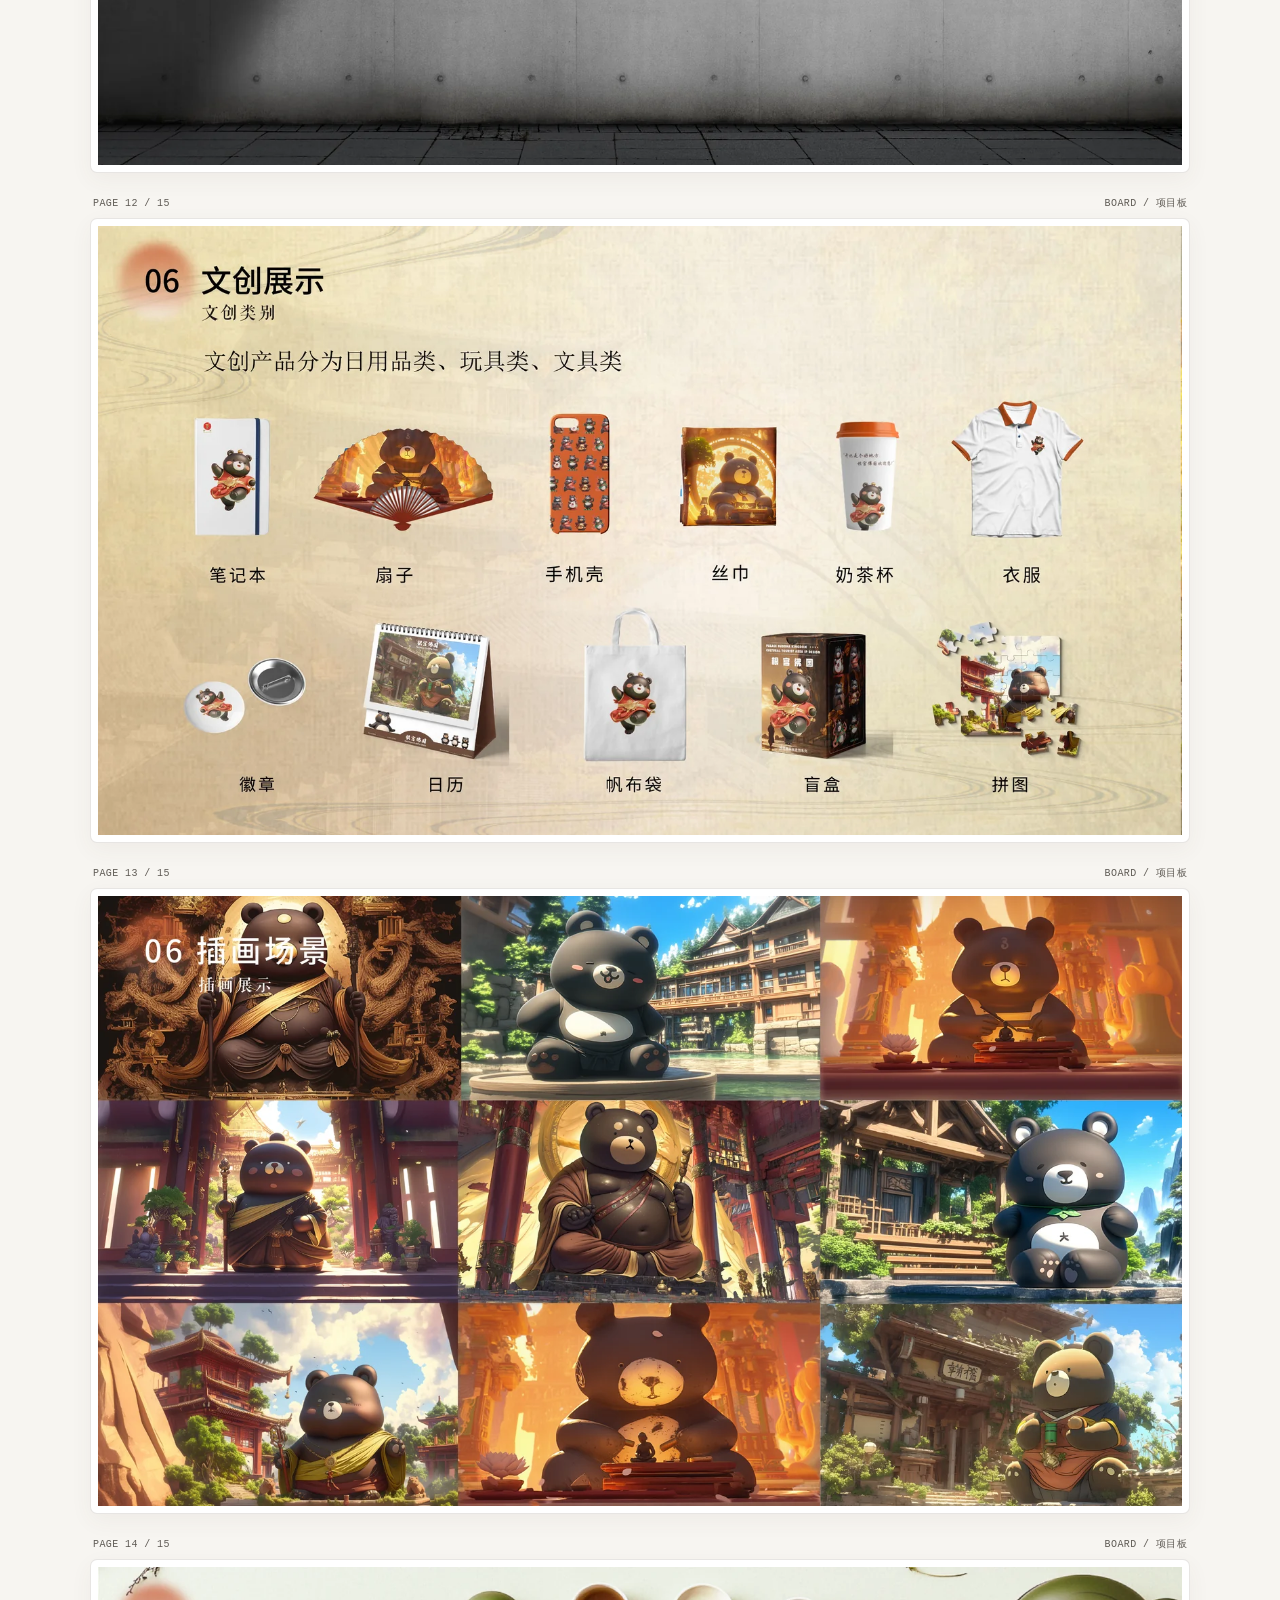
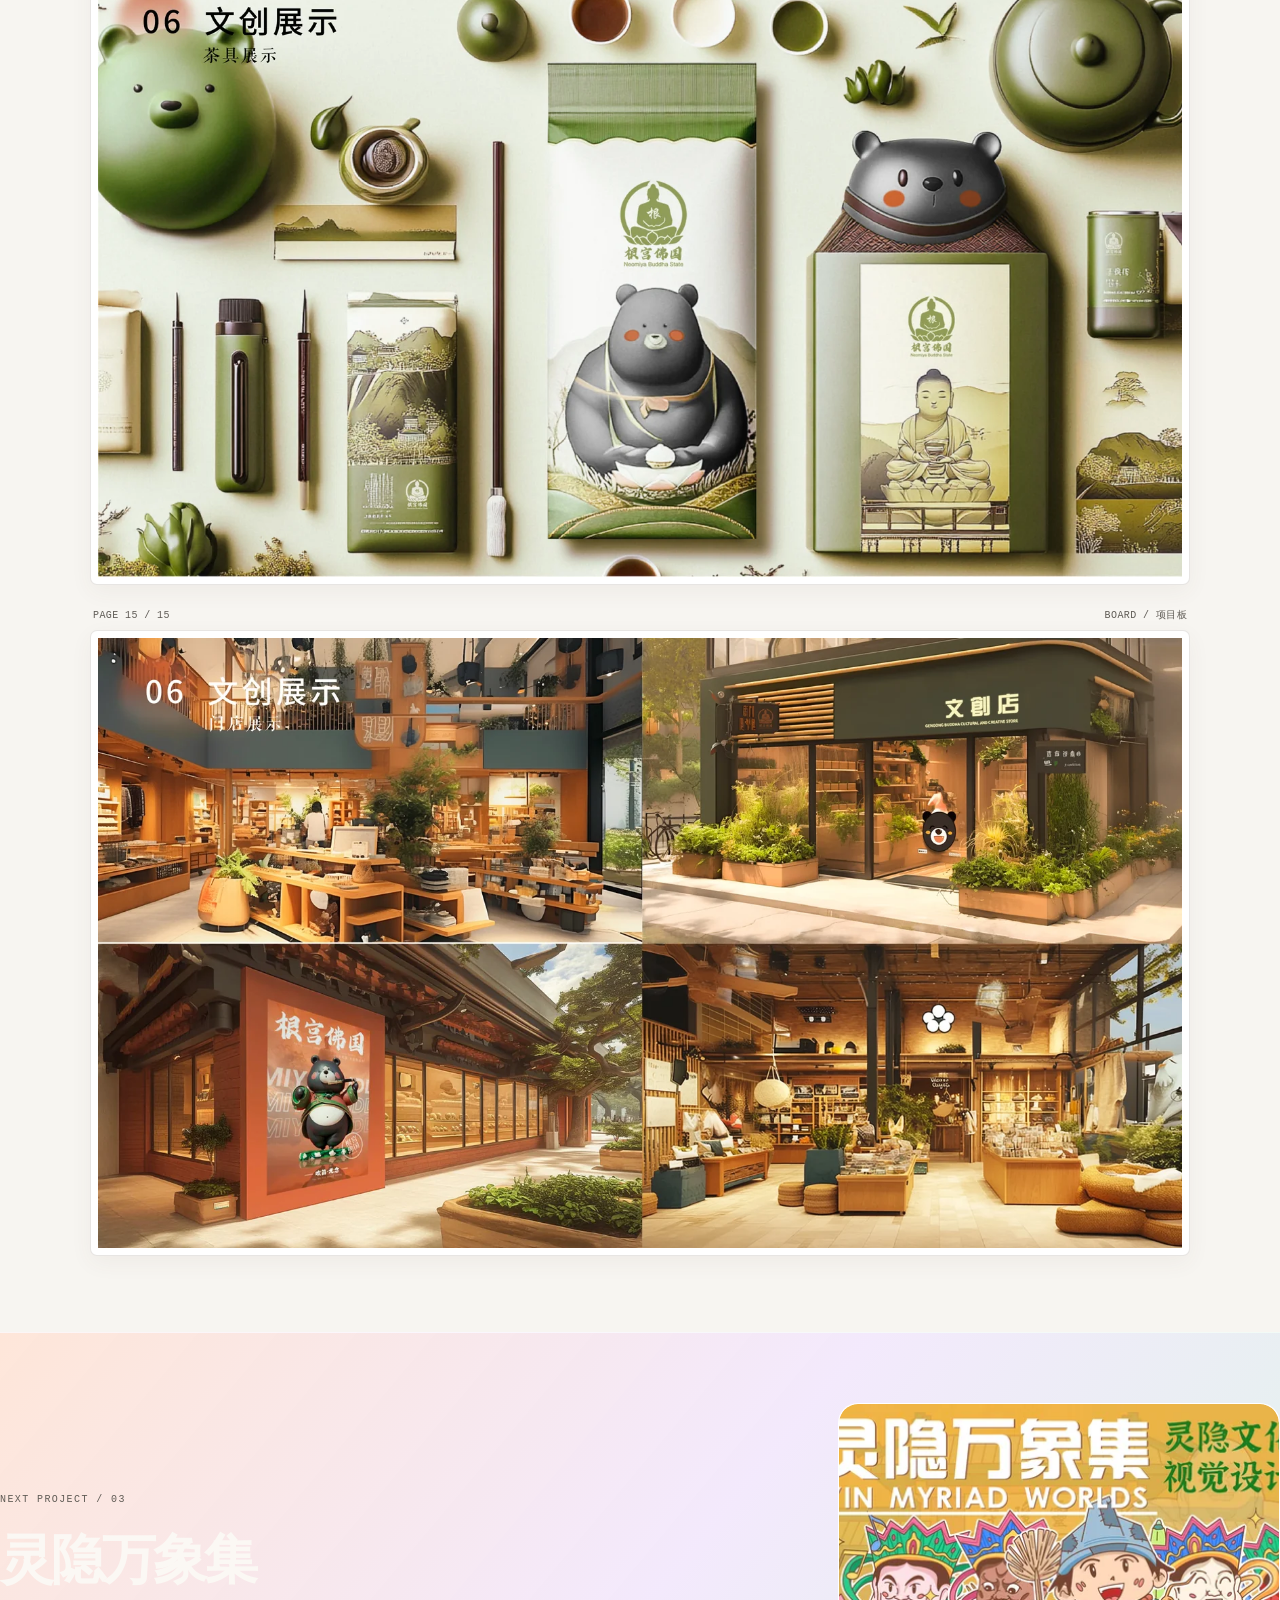
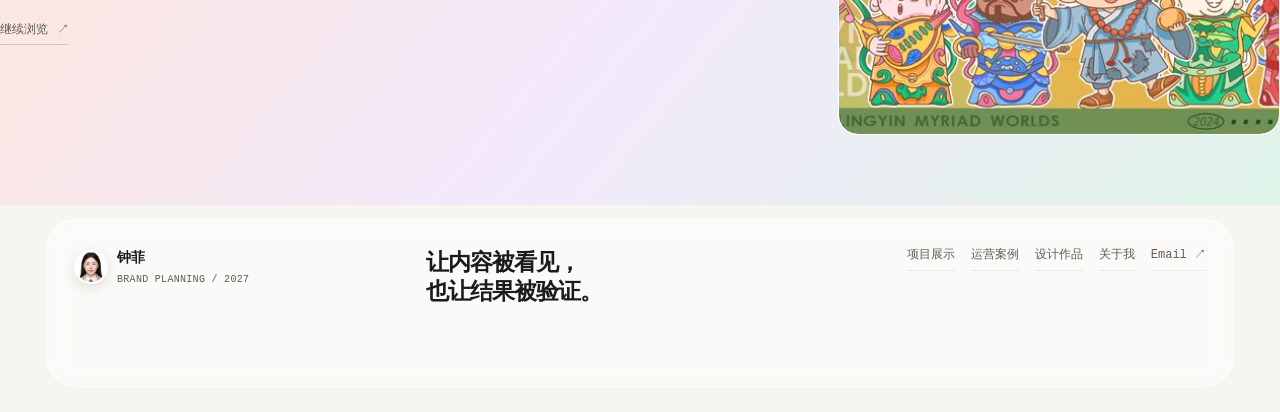
<file: design/gengong.html>
<!doctype html>
<html lang="zh-CN">
<head>
  <meta charset="utf-8">

  <meta name="viewport" content="width=device-width, initial-scale=1">
  <meta name="theme-color" content="#fbf7f2">
  <meta name="author" content="钟菲">
  <title>根宫佛国「无念熊」｜钟菲设计作品</title>
  <meta name="description" content="为开化根宫佛国景区做一个有亲和力的「无念熊」，让传统文化从展柜里走到日常物件上。 围绕开化县根宫佛国景区，从市场分析、问卷调研、文化母题提炼到 IP 形象与文创落地，完成一套从策略到视觉的完整提案。项目获得全国会展策划创意大赛全国三等奖、浙江省一等奖。">
  <link rel="canonical" href="https://feizhong278-ui.github.io/personal-web/design/gengong.html">
  <meta property="og:type" content="website">
  <meta property="og:site_name" content="钟菲作品集">
  <meta property="og:title" content="根宫佛国「无念熊」｜钟菲设计作品">
  <meta property="og:description" content="为开化根宫佛国景区做一个有亲和力的「无念熊」，让传统文化从展柜里走到日常物件上。 围绕开化县根宫佛国景区，从市场分析、问卷调研、文化母题提炼到 IP 形象与文创落地，完成一套从策略到视觉的完整提案。项目获得全国会展策划创意大赛全国三等奖、浙江省一等奖。">
  <meta property="og:url" content="https://feizhong278-ui.github.io/personal-web/design/gengong.html">
  <meta property="og:image" content="https://feizhong278-ui.github.io/personal-web/assets/img/og-cover.jpg">
  <meta property="og:image:width" content="1200">
  <meta property="og:image:height" content="630">
  <meta property="og:locale" content="zh_CN">
  <meta name="twitter:card" content="summary_large_image">
  <meta name="twitter:title" content="根宫佛国「无念熊」｜钟菲设计作品">
  <meta name="twitter:description" content="为开化根宫佛国景区做一个有亲和力的「无念熊」，让传统文化从展柜里走到日常物件上。 围绕开化县根宫佛国景区，从市场分析、问卷调研、文化母题提炼到 IP 形象与文创落地，完成一套从策略到视觉的完整提案。项目获得全国会展策划创意大赛全国三等奖、浙江省一等奖。">
  <meta name="twitter:image" content="https://feizhong278-ui.github.io/personal-web/assets/img/og-cover.jpg">
  <link rel="icon" href="../assets/favicon.png" type="image/png" sizes="64x64">
  <link rel="apple-touch-icon" href="../assets/img/apple-touch-icon.png">
  <link rel="preload" href="../assets/fonts/alibaba-puhuiti-heavy.woff2" as="font" type="font/woff2" crossorigin>
  <link rel="preload" href="../assets/fonts/source-han-sans-sc-regular.woff2" as="font" type="font/woff2" crossorigin>
  <link rel="stylesheet" href="../assets/css/site.css?v=20261112">
  <link rel="stylesheet" href="../assets/css/pastel.css?v=20261112">
  <script>document.documentElement.classList.add('js');</script>
  <script src="../assets/js/site.js?v=20261112" defer></script>


</head>
<body id="top" class="page-design-detail">
  <a class="skip-link" href="#main">跳到主要内容</a>

  <header class="site-header" data-header>
    <div class="nav-shell">
      <a class="brand" href="../index.html" aria-label="钟菲作品集首页">
        <span class="brand-avatar"><img src="../assets/img/portrait-160.webp" alt="" width="160" height="213" decoding="async"></span>
        <span class="brand-word">PORTFOLIO<small>钟菲 / 2027</small></span>
      </a>
      <nav class="desktop-nav" aria-label="主导航">
          <a href="../index.html#about" data-nav-section="about">关于我</a>
          <a href="../index.html#projects" data-nav-section="projects" class="is-active" aria-current="location">项目展示</a>
          <a href="../index.html#experience" data-nav-section="experience">工作经历</a>
          <a href="../index.html#education" data-nav-section="education">教育背景</a>
      </nav>
      <div class="header-tools">
        <a class="resume-link" href="../assets/docs/zhongfei-resume.pdf?v=20261110" download>简历.pdf <span aria-hidden="true">↗</span></a>
        <button class="menu-toggle" type="button" aria-expanded="false" aria-controls="mobile-menu" aria-label="打开菜单" data-menu-toggle>
          <span class="menu-toggle__label">菜单</span>
          <span class="menu-toggle__lines" aria-hidden="true"><i></i><i></i></span>
        </button>
      </div>
    </div>
    <div class="scroll-progress" data-scroll-progress aria-hidden="true"></div>
  </header>
  <div class="mobile-menu" id="mobile-menu" data-mobile-menu aria-hidden="true">
    <div class="mobile-menu__sheet">
      <div class="mobile-menu__top"><span>INDEX / 2027</span><span>HANGZHOU, CN</span></div>
      <nav class="mobile-nav" aria-label="移动端主导航">
        <a href="../index.html#about"><span>01</span>关于我<b>↗</b></a>
        <a href="../index.html#projects" class="is-active"><span>02</span>项目展示<b>↗</b></a>
        <a href="../index.html#experience"><span>03</span>工作经历<b>↗</b></a>
        <a href="../index.html#education"><span>04</span>教育背景<b>↗</b></a>
      </nav>
      <div class="mobile-menu__foot">
        <a href="mailto:zf13732218682@163.com">zf13732218682@163.com</a>
        <a href="../assets/docs/zhongfei-resume.pdf?v=20261110" download>下载简历 PDF ↓</a>
        <p>杭州 · 2027 届 · 可接受江浙沪机会</p>
      </div>
    </div>
  </div>
  <main id="main">

    <article class="project-page">
      <header class="project-hero">
        <div class="container">
          <div class="project-topline">
            <a href="../design.html">← 设计档案</a>
            <span>PROJECT 02 / 05</span>
            <span>2024.09—2024.12</span>
          </div>
          <div class="project-heading">
            <p class="eyebrow">GEN GONG BUDDHA KINGDOM / WUNIAN BEAR</p>
            <h1>根宫佛国「无念熊」</h1>
            <p class="project-summary">为开化根宫佛国景区做一个有亲和力的「无念熊」，让传统文化从展柜里走到日常物件上。</p>
            <p class="project-intro-text">围绕开化县根宫佛国景区，从市场分析、问卷调研、文化母题提炼到 IP 形象与文创落地，完成一套从策略到视觉的完整提案。项目获得全国会展策划创意大赛全国三等奖、浙江省一等奖。</p>
            <div class="project-tags"><span>景区 IP / 文创产品 / 空间应用</span><span>团队项目</span><span>全国三等奖 · 省级一等奖</span></div>
          </div>
          <div class="project-meta">
            <div class="project-meta__award"><span class="micro-label">AWARD / 奖项</span><span class="project-award">第五届全国会展策划创意大赛 · 全国三等奖 / 浙江省第十四届会展策划创意大赛 · 一等奖</span></div>
            <dl>
              <div><dt>年份</dt><dd>2024.09—2024.12</dd></div>
              <div><dt>角色</dt><dd>项目负责人 / 团队统筹、实地调研、创意策划与视觉方案</dd></div>
              <div><dt>类型</dt><dd>团队项目</dd></div>
              <div><dt>页数</dt><dd>15 页</dd></div>
            </dl>
          </div>
        </div>
      </header>


      <section class="project-reader" aria-label="完整项目板">
        <div class="container">
          <div class="project-reader__head">
            <p class="micro-label">PROJECT DOCUMENT / 15 PAGES</p>
            <p>按原始顺序浏览 · 点击任意页放大</p>
          </div>
          <div class="pdf-stack">
        <article class="pdf-page" id="board-01">
          <h2 class="visually-hidden">PAGE 01 / 15 · COVER / 封面</h2>
          <div class="pdf-page__bar"><span>PAGE 01 / 15</span><span>COVER / 封面</span></div>
          <button class="pdf-page__open" type="button" data-lightbox-group="project-gengong" data-full="../assets/img/design/gengong/board-01-2200.webp" data-caption="根宫佛国「无念熊」 / 项目板 01" data-alt="根宫佛国「无念熊」项目板 01"><span class="pdf-page__frame"><img src="../assets/img/design/gengong/board-01-1600.webp" srcset="../assets/img/design/gengong/board-01-640.webp 640w, ../assets/img/design/gengong/board-01-1600.webp 1600w, ../assets/img/design/gengong/board-01-2200.webp 2200w" sizes="(max-width: 900px) 100vw, 1080px" alt="根宫佛国「无念熊」项目板 01" width="1600" height="900" decoding="async" class="pdf-page__img" loading="eager" fetchpriority="high"></span></button>
        </article>
        <article class="pdf-page" id="board-02">
          <h2 class="visually-hidden">PAGE 02 / 15 · BOARD / 项目板</h2>
          <div class="pdf-page__bar"><span>PAGE 02 / 15</span><span>BOARD / 项目板</span></div>
          <button class="pdf-page__open" type="button" data-lightbox-group="project-gengong" data-full="../assets/img/design/gengong/board-02-2200.webp" data-caption="根宫佛国「无念熊」 / 项目板 02" data-alt="根宫佛国「无念熊」项目板 02"><span class="pdf-page__frame"><img src="../assets/img/design/gengong/board-02-1600.webp" srcset="../assets/img/design/gengong/board-02-640.webp 640w, ../assets/img/design/gengong/board-02-1600.webp 1600w, ../assets/img/design/gengong/board-02-2200.webp 2200w" sizes="(max-width: 900px) 100vw, 1080px" alt="根宫佛国「无念熊」项目板 02" width="1600" height="900" decoding="async" class="pdf-page__img" loading="lazy"></span></button>
        </article>
        <article class="pdf-page" id="board-03">
          <h2 class="visually-hidden">PAGE 03 / 15 · BOARD / 项目板</h2>
          <div class="pdf-page__bar"><span>PAGE 03 / 15</span><span>BOARD / 项目板</span></div>
          <button class="pdf-page__open" type="button" data-lightbox-group="project-gengong" data-full="../assets/img/design/gengong/board-03-2200.webp" data-caption="根宫佛国「无念熊」 / 项目板 03" data-alt="根宫佛国「无念熊」项目板 03"><span class="pdf-page__frame"><img src="../assets/img/design/gengong/board-03-1600.webp" srcset="../assets/img/design/gengong/board-03-640.webp 640w, ../assets/img/design/gengong/board-03-1600.webp 1600w, ../assets/img/design/gengong/board-03-2200.webp 2200w" sizes="(max-width: 900px) 100vw, 1080px" alt="根宫佛国「无念熊」项目板 03" width="1600" height="900" decoding="async" class="pdf-page__img" loading="lazy"></span></button>
        </article>
        <article class="pdf-page" id="board-04">
          <h2 class="visually-hidden">PAGE 04 / 15 · BOARD / 项目板</h2>
          <div class="pdf-page__bar"><span>PAGE 04 / 15</span><span>BOARD / 项目板</span></div>
          <button class="pdf-page__open" type="button" data-lightbox-group="project-gengong" data-full="../assets/img/design/gengong/board-04-2200.webp" data-caption="根宫佛国「无念熊」 / 项目板 04" data-alt="根宫佛国「无念熊」项目板 04"><span class="pdf-page__frame"><img src="../assets/img/design/gengong/board-04-1600.webp" srcset="../assets/img/design/gengong/board-04-640.webp 640w, ../assets/img/design/gengong/board-04-1600.webp 1600w, ../assets/img/design/gengong/board-04-2200.webp 2200w" sizes="(max-width: 900px) 100vw, 1080px" alt="根宫佛国「无念熊」项目板 04" width="1600" height="900" decoding="async" class="pdf-page__img" loading="lazy"></span></button>
        </article>
        <article class="pdf-page" id="board-05">
          <h2 class="visually-hidden">PAGE 05 / 15 · BOARD / 项目板</h2>
          <div class="pdf-page__bar"><span>PAGE 05 / 15</span><span>BOARD / 项目板</span></div>
          <button class="pdf-page__open" type="button" data-lightbox-group="project-gengong" data-full="../assets/img/design/gengong/board-05-2200.webp" data-caption="根宫佛国「无念熊」 / 项目板 05" data-alt="根宫佛国「无念熊」项目板 05"><span class="pdf-page__frame"><img src="../assets/img/design/gengong/board-05-1600.webp" srcset="../assets/img/design/gengong/board-05-640.webp 640w, ../assets/img/design/gengong/board-05-1600.webp 1600w, ../assets/img/design/gengong/board-05-2200.webp 2200w" sizes="(max-width: 900px) 100vw, 1080px" alt="根宫佛国「无念熊」项目板 05" width="1600" height="900" decoding="async" class="pdf-page__img" loading="lazy"></span></button>
        </article>
        <article class="pdf-page" id="board-06">
          <h2 class="visually-hidden">PAGE 06 / 15 · BOARD / 项目板</h2>
          <div class="pdf-page__bar"><span>PAGE 06 / 15</span><span>BOARD / 项目板</span></div>
          <button class="pdf-page__open" type="button" data-lightbox-group="project-gengong" data-full="../assets/img/design/gengong/board-06-2200.webp" data-caption="根宫佛国「无念熊」 / 项目板 06" data-alt="根宫佛国「无念熊」项目板 06"><span class="pdf-page__frame"><img src="../assets/img/design/gengong/board-06-1600.webp" srcset="../assets/img/design/gengong/board-06-640.webp 640w, ../assets/img/design/gengong/board-06-1600.webp 1600w, ../assets/img/design/gengong/board-06-2200.webp 2200w" sizes="(max-width: 900px) 100vw, 1080px" alt="根宫佛国「无念熊」项目板 06" width="1600" height="900" decoding="async" class="pdf-page__img" loading="lazy"></span></button>
        </article>
        <article class="pdf-page" id="board-07">
          <h2 class="visually-hidden">PAGE 07 / 15 · BOARD / 项目板</h2>
          <div class="pdf-page__bar"><span>PAGE 07 / 15</span><span>BOARD / 项目板</span></div>
          <button class="pdf-page__open" type="button" data-lightbox-group="project-gengong" data-full="../assets/img/design/gengong/board-07-2200.webp" data-caption="根宫佛国「无念熊」 / 项目板 07" data-alt="根宫佛国「无念熊」项目板 07"><span class="pdf-page__frame"><img src="../assets/img/design/gengong/board-07-1600.webp" srcset="../assets/img/design/gengong/board-07-640.webp 640w, ../assets/img/design/gengong/board-07-1600.webp 1600w, ../assets/img/design/gengong/board-07-2200.webp 2200w" sizes="(max-width: 900px) 100vw, 1080px" alt="根宫佛国「无念熊」项目板 07" width="1600" height="900" decoding="async" class="pdf-page__img" loading="lazy"></span></button>
        </article>
        <article class="pdf-page" id="board-08">
          <h2 class="visually-hidden">PAGE 08 / 15 · BOARD / 项目板</h2>
          <div class="pdf-page__bar"><span>PAGE 08 / 15</span><span>BOARD / 项目板</span></div>
          <button class="pdf-page__open" type="button" data-lightbox-group="project-gengong" data-full="../assets/img/design/gengong/board-08-2200.webp" data-caption="根宫佛国「无念熊」 / 项目板 08" data-alt="根宫佛国「无念熊」项目板 08"><span class="pdf-page__frame"><img src="../assets/img/design/gengong/board-08-1600.webp" srcset="../assets/img/design/gengong/board-08-640.webp 640w, ../assets/img/design/gengong/board-08-1600.webp 1600w, ../assets/img/design/gengong/board-08-2200.webp 2200w" sizes="(max-width: 900px) 100vw, 1080px" alt="根宫佛国「无念熊」项目板 08" width="1600" height="900" decoding="async" class="pdf-page__img" loading="lazy"></span></button>
        </article>
        <article class="pdf-page" id="board-09">
          <h2 class="visually-hidden">PAGE 09 / 15 · BOARD / 项目板</h2>
          <div class="pdf-page__bar"><span>PAGE 09 / 15</span><span>BOARD / 项目板</span></div>
          <button class="pdf-page__open" type="button" data-lightbox-group="project-gengong" data-full="../assets/img/design/gengong/board-09-2200.webp" data-caption="根宫佛国「无念熊」 / 项目板 09" data-alt="根宫佛国「无念熊」项目板 09"><span class="pdf-page__frame"><img src="../assets/img/design/gengong/board-09-1600.webp" srcset="../assets/img/design/gengong/board-09-640.webp 640w, ../assets/img/design/gengong/board-09-1600.webp 1600w, ../assets/img/design/gengong/board-09-2200.webp 2200w" sizes="(max-width: 900px) 100vw, 1080px" alt="根宫佛国「无念熊」项目板 09" width="1600" height="900" decoding="async" class="pdf-page__img" loading="lazy"></span></button>
        </article>
        <article class="pdf-page" id="board-10">
          <h2 class="visually-hidden">PAGE 10 / 15 · BOARD / 项目板</h2>
          <div class="pdf-page__bar"><span>PAGE 10 / 15</span><span>BOARD / 项目板</span></div>
          <button class="pdf-page__open" type="button" data-lightbox-group="project-gengong" data-full="../assets/img/design/gengong/board-10-2200.webp" data-caption="根宫佛国「无念熊」 / 项目板 10" data-alt="根宫佛国「无念熊」项目板 10"><span class="pdf-page__frame"><img src="../assets/img/design/gengong/board-10-1600.webp" srcset="../assets/img/design/gengong/board-10-640.webp 640w, ../assets/img/design/gengong/board-10-1600.webp 1600w, ../assets/img/design/gengong/board-10-2200.webp 2200w" sizes="(max-width: 900px) 100vw, 1080px" alt="根宫佛国「无念熊」项目板 10" width="1600" height="900" decoding="async" class="pdf-page__img" loading="lazy"></span></button>
        </article>
        <article class="pdf-page" id="board-11">
          <h2 class="visually-hidden">PAGE 11 / 15 · BOARD / 项目板</h2>
          <div class="pdf-page__bar"><span>PAGE 11 / 15</span><span>BOARD / 项目板</span></div>
          <button class="pdf-page__open" type="button" data-lightbox-group="project-gengong" data-full="../assets/img/design/gengong/board-11-2200.webp" data-caption="根宫佛国「无念熊」 / 项目板 11" data-alt="根宫佛国「无念熊」项目板 11"><span class="pdf-page__frame"><img src="../assets/img/design/gengong/board-11-1600.webp" srcset="../assets/img/design/gengong/board-11-640.webp 640w, ../assets/img/design/gengong/board-11-1600.webp 1600w, ../assets/img/design/gengong/board-11-2200.webp 2200w" sizes="(max-width: 900px) 100vw, 1080px" alt="根宫佛国「无念熊」项目板 11" width="1600" height="900" decoding="async" class="pdf-page__img" loading="lazy"></span></button>
        </article>
        <article class="pdf-page" id="board-12">
          <h2 class="visually-hidden">PAGE 12 / 15 · BOARD / 项目板</h2>
          <div class="pdf-page__bar"><span>PAGE 12 / 15</span><span>BOARD / 项目板</span></div>
          <button class="pdf-page__open" type="button" data-lightbox-group="project-gengong" data-full="../assets/img/design/gengong/board-12-2200.webp" data-caption="根宫佛国「无念熊」 / 项目板 12" data-alt="根宫佛国「无念熊」项目板 12"><span class="pdf-page__frame"><img src="../assets/img/design/gengong/board-12-1600.webp" srcset="../assets/img/design/gengong/board-12-640.webp 640w, ../assets/img/design/gengong/board-12-1600.webp 1600w, ../assets/img/design/gengong/board-12-2200.webp 2200w" sizes="(max-width: 900px) 100vw, 1080px" alt="根宫佛国「无念熊」项目板 12" width="1600" height="900" decoding="async" class="pdf-page__img" loading="lazy"></span></button>
        </article>
        <article class="pdf-page" id="board-13">
          <h2 class="visually-hidden">PAGE 13 / 15 · BOARD / 项目板</h2>
          <div class="pdf-page__bar"><span>PAGE 13 / 15</span><span>BOARD / 项目板</span></div>
          <button class="pdf-page__open" type="button" data-lightbox-group="project-gengong" data-full="../assets/img/design/gengong/board-13-2200.webp" data-caption="根宫佛国「无念熊」 / 项目板 13" data-alt="根宫佛国「无念熊」项目板 13"><span class="pdf-page__frame"><img src="../assets/img/design/gengong/board-13-1600.webp" srcset="../assets/img/design/gengong/board-13-640.webp 640w, ../assets/img/design/gengong/board-13-1600.webp 1600w, ../assets/img/design/gengong/board-13-2200.webp 2200w" sizes="(max-width: 900px) 100vw, 1080px" alt="根宫佛国「无念熊」项目板 13" width="1600" height="900" decoding="async" class="pdf-page__img" loading="lazy"></span></button>
        </article>
        <article class="pdf-page" id="board-14">
          <h2 class="visually-hidden">PAGE 14 / 15 · BOARD / 项目板</h2>
          <div class="pdf-page__bar"><span>PAGE 14 / 15</span><span>BOARD / 项目板</span></div>
          <button class="pdf-page__open" type="button" data-lightbox-group="project-gengong" data-full="../assets/img/design/gengong/board-14-2200.webp" data-caption="根宫佛国「无念熊」 / 项目板 14" data-alt="根宫佛国「无念熊」项目板 14"><span class="pdf-page__frame"><img src="../assets/img/design/gengong/board-14-1600.webp" srcset="../assets/img/design/gengong/board-14-640.webp 640w, ../assets/img/design/gengong/board-14-1600.webp 1600w, ../assets/img/design/gengong/board-14-2200.webp 2200w" sizes="(max-width: 900px) 100vw, 1080px" alt="根宫佛国「无念熊」项目板 14" width="1600" height="900" decoding="async" class="pdf-page__img" loading="lazy"></span></button>
        </article>
        <article class="pdf-page" id="board-15">
          <h2 class="visually-hidden">PAGE 15 / 15 · BOARD / 项目板</h2>
          <div class="pdf-page__bar"><span>PAGE 15 / 15</span><span>BOARD / 项目板</span></div>
          <button class="pdf-page__open" type="button" data-lightbox-group="project-gengong" data-full="../assets/img/design/gengong/board-15-2200.webp" data-caption="根宫佛国「无念熊」 / 项目板 15" data-alt="根宫佛国「无念熊」项目板 15"><span class="pdf-page__frame"><img src="../assets/img/design/gengong/board-15-1600.webp" srcset="../assets/img/design/gengong/board-15-640.webp 640w, ../assets/img/design/gengong/board-15-1600.webp 1600w, ../assets/img/design/gengong/board-15-2200.webp 2200w" sizes="(max-width: 900px) 100vw, 1080px" alt="根宫佛国「无念熊」项目板 15" width="1600" height="900" decoding="async" class="pdf-page__img" loading="lazy"></span></button>
        </article></div>
        </div>
      </section>

      <nav class="project-next" aria-label="下一个项目">
        <a href="lingyin.html" data-cursor="NEXT">
          <div class="project-next__copy">
            <p class="micro-label">NEXT PROJECT / 03</p>
            <span class="project-next__title">灵隐万象集</span>
            <span class="project-next__cta">继续浏览 <b>↗</b></span>
          </div>
          <div class="project-next__media"><img src="../assets/img/design/lingyin/board-01-640.webp" srcset="../assets/img/design/lingyin/board-01-640.webp 640w, ../assets/img/design/lingyin/board-01-1600.webp 1600w, ../assets/img/design/lingyin/board-01-2200.webp 2200w" sizes="34vw" alt="灵隐万象集项目封面" width="8000" height="4065" loading="lazy" decoding="async"></div>
        </a>
      </nav>
    </article>

  </main>

  <footer class="site-footer">
    <div class="container">
      <div class="footer-card">
        <div class="footer-main">
          <a class="footer-brand" href="../index.html" aria-label="回到首页">
            <span class="brand-avatar"><img src="../assets/img/portrait-160.webp" alt="" width="160" height="213" loading="lazy" decoding="async"></span>
            <span><strong>钟菲</strong><small>BRAND PLANNING / 2027</small></span>
          </a>
          <p class="footer-statement">让内容被看见，<br>也让结果被验证。</p>
          <div class="footer-links">
            <a href="../index.html#projects">项目展示</a>
            <a href="../operations.html">运营案例</a>
            <a href="../design.html">设计作品</a>
            <a href="../about.html">关于我</a>
            <a href="mailto:zf13732218682@163.com">Email ↗</a>
          </div>
        </div>
      </div>
    </div>
  </footer>
  <dialog class="lightbox" data-lightbox-dialog aria-label="图片查看器">
    <div class="lightbox__bar">
      <span class="lightbox__count" data-lightbox-count>01 / 01</span>
      <div class="lightbox__tools">
        <a class="lightbox__raw" data-lightbox-raw href="#" target="_blank" rel="noopener">原图 ↗</a>
        <button class="lightbox__close" type="button" data-lightbox-close aria-label="关闭图片查看器">关闭 ×</button>
      </div>
    </div>
    <div class="lightbox__stage" data-lightbox-stage>
      <button class="lightbox__nav lightbox__nav--prev" type="button" data-lightbox-prev aria-label="上一张">←</button>
      <figure class="lightbox__figure">
        <img data-lightbox-img src="[data-uri]" alt="" width="1" height="1">
        <figcaption data-lightbox-caption></figcaption>
      </figure>
      <button class="lightbox__nav lightbox__nav--next" type="button" data-lightbox-next aria-label="下一张">→</button>
    </div>
  </dialog>
  <div class="cursor" data-cursor aria-hidden="true"><span data-cursor-label></span></div>
  <div class="toast" data-toast role="status" aria-live="polite"></div>
</body>
</html>
</file>
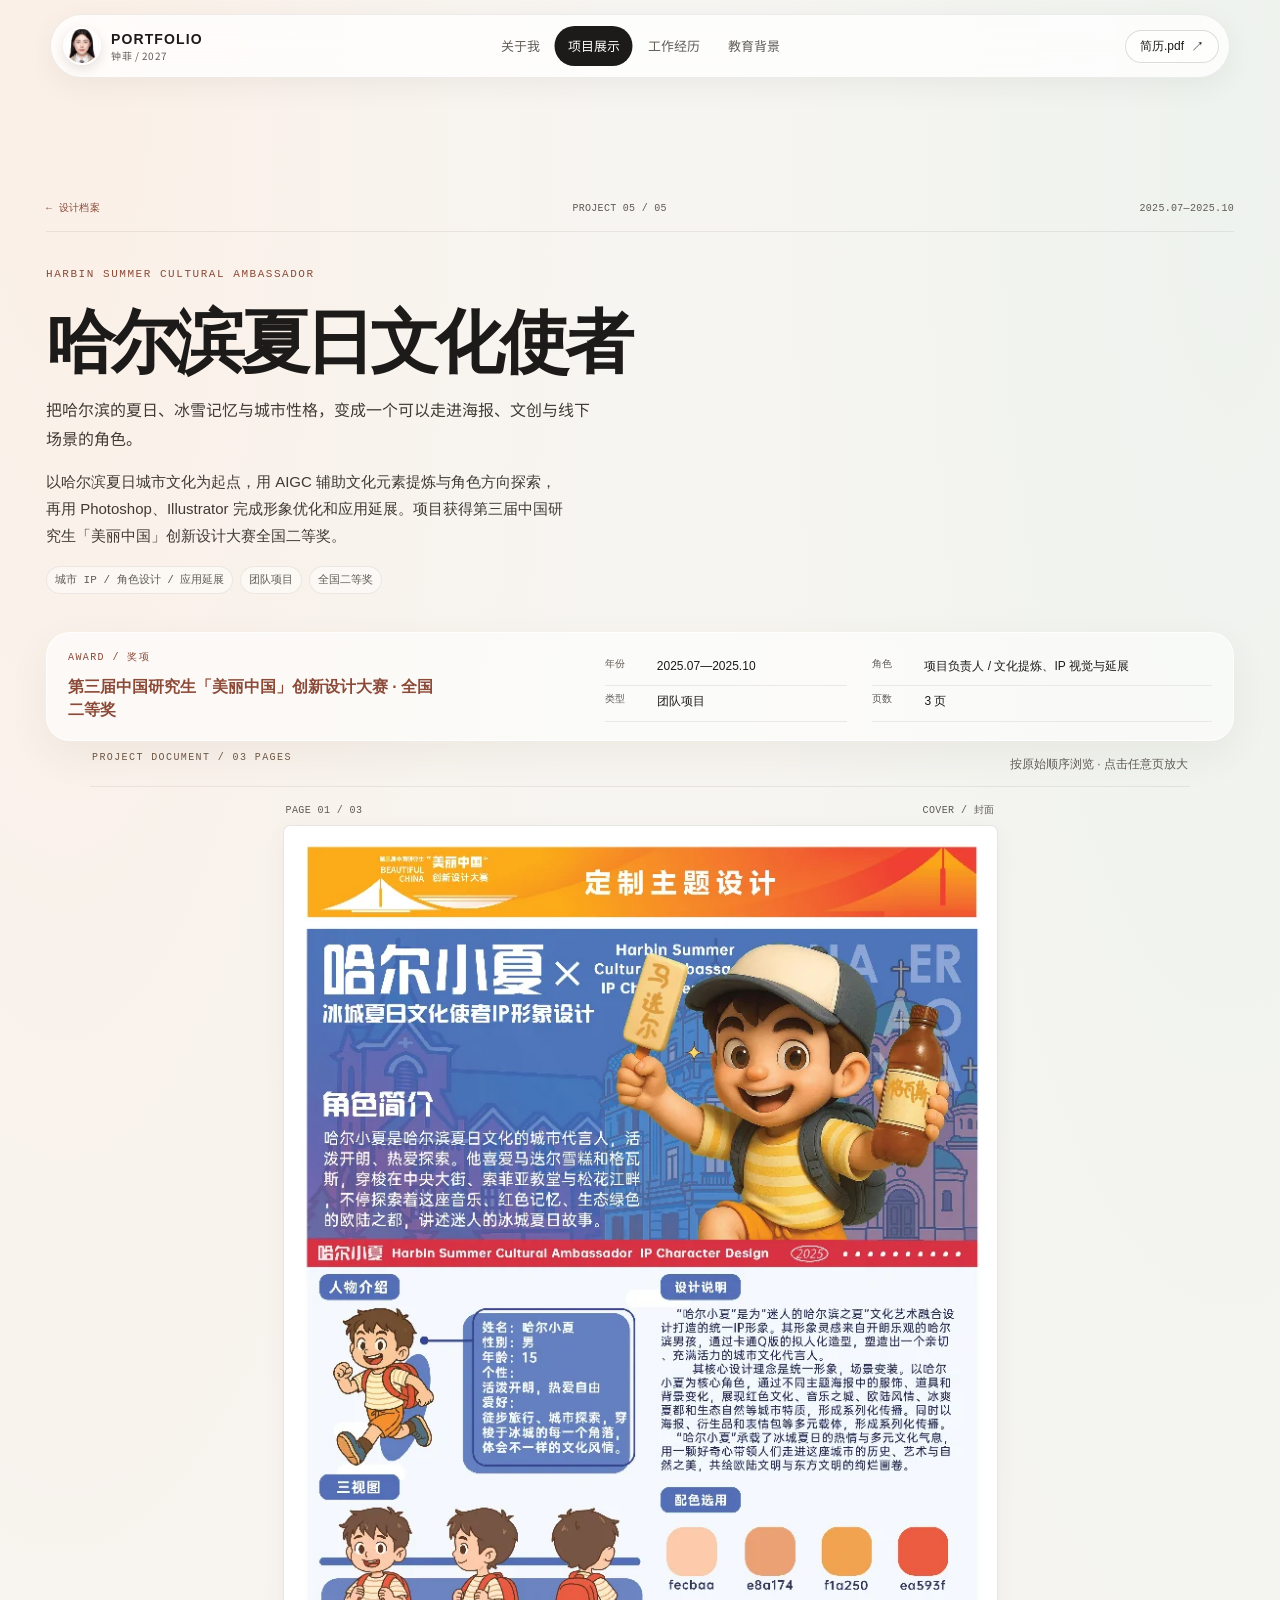
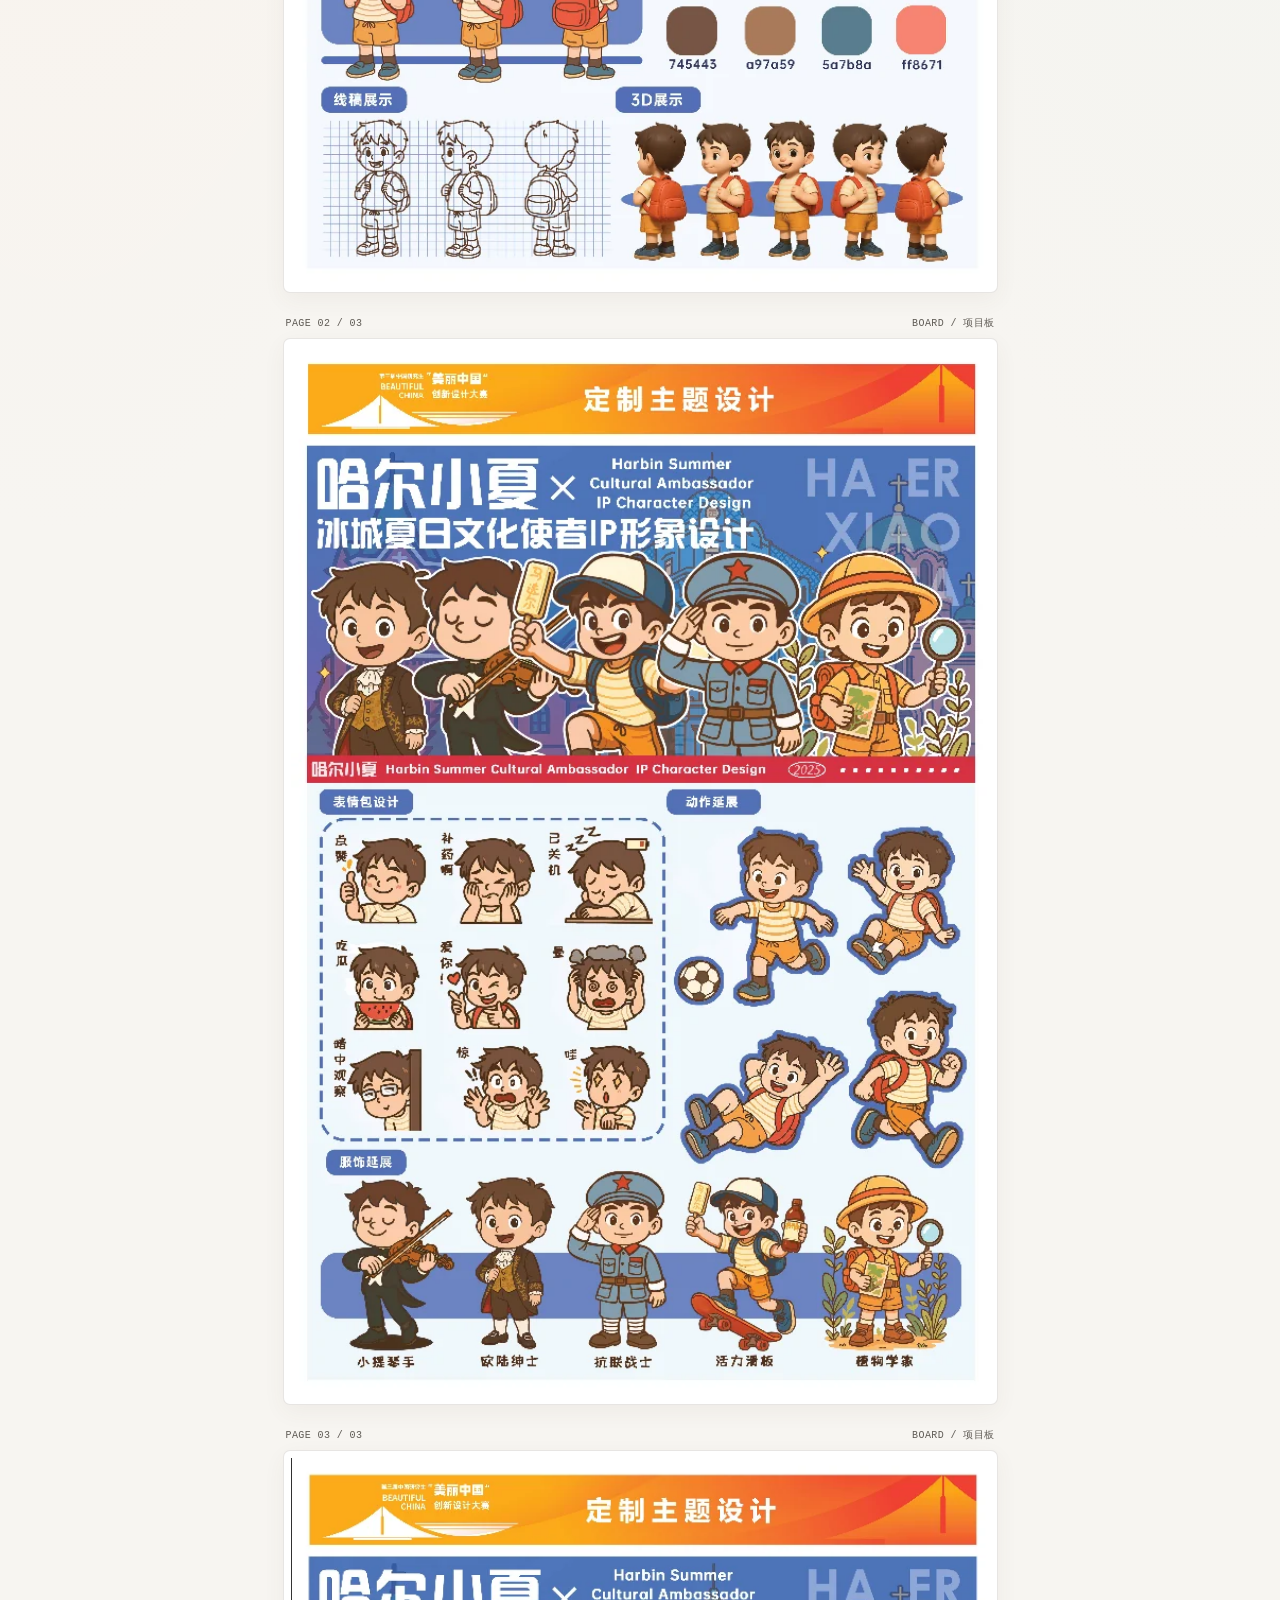
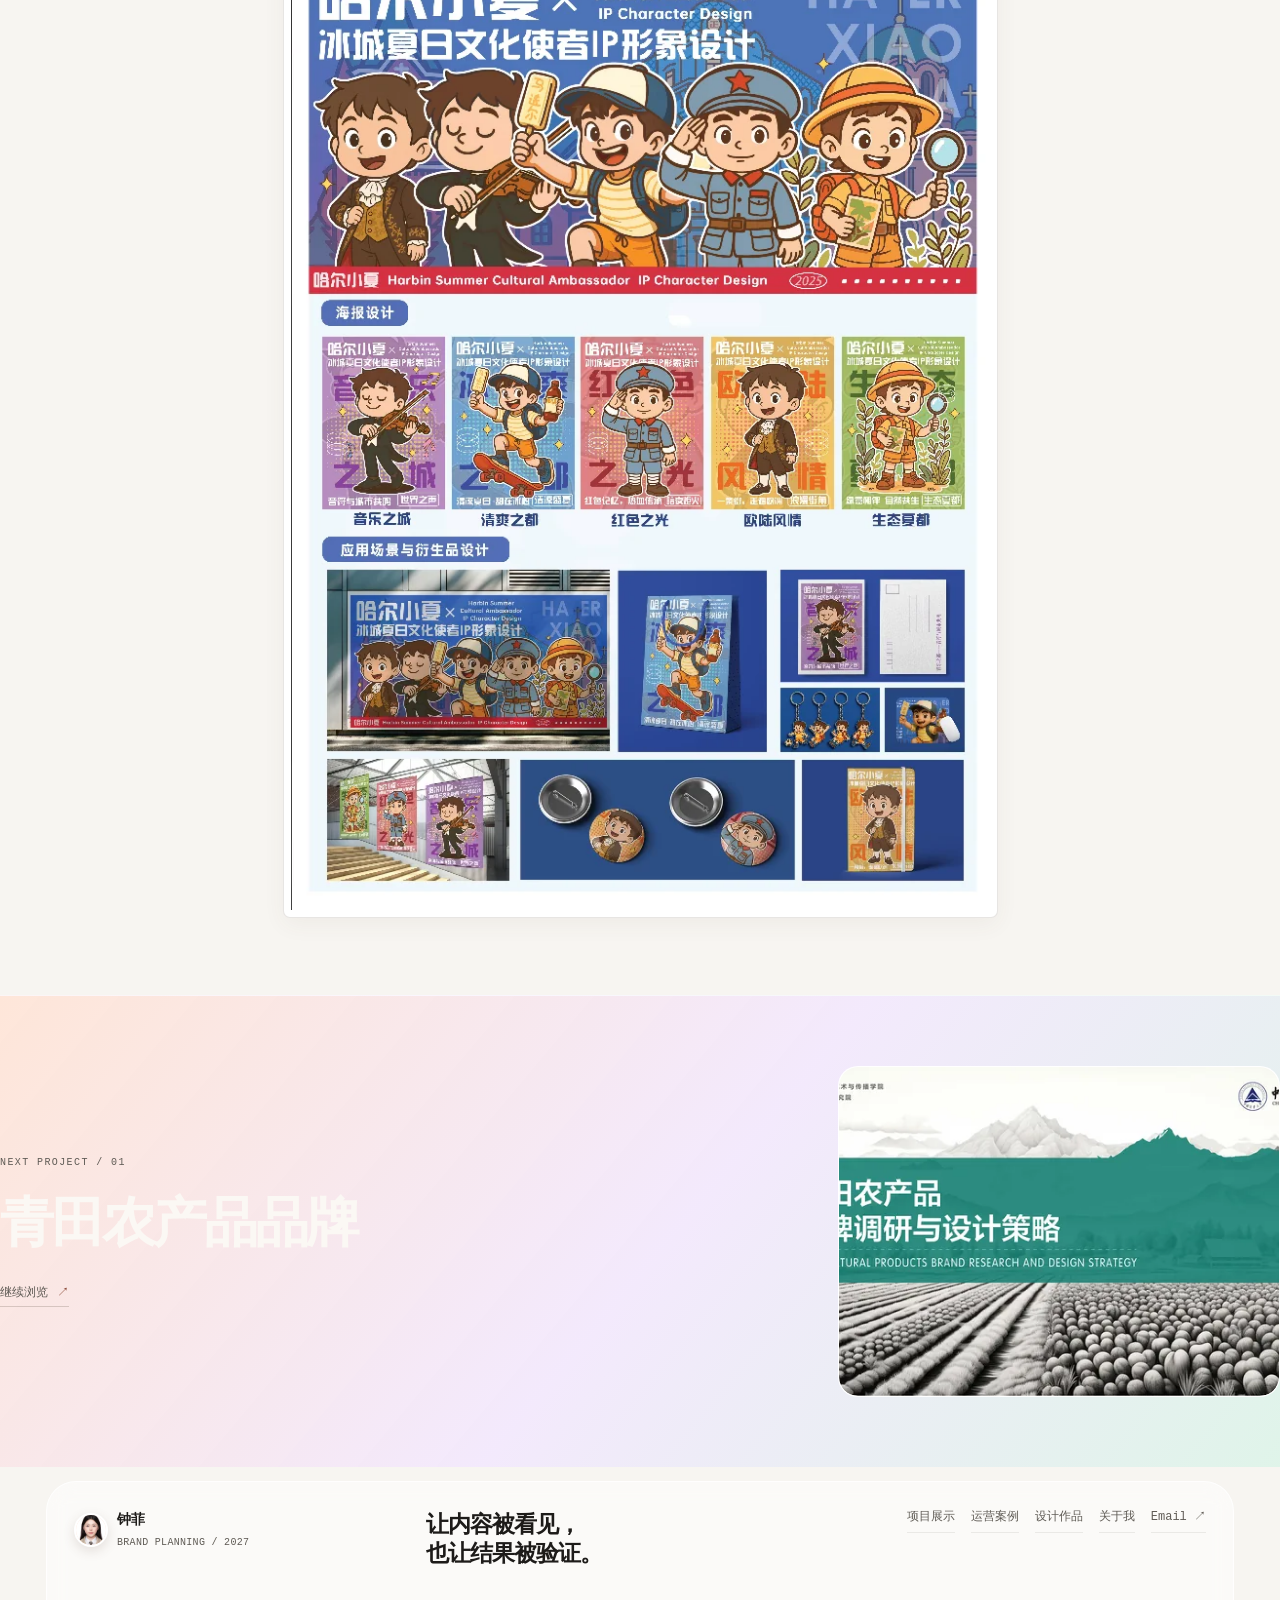
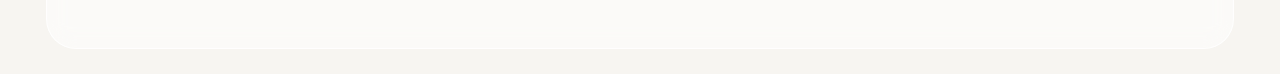
<file: design/harbin.html>
<!doctype html>
<html lang="zh-CN">
<head>
  <meta charset="utf-8">

  <meta name="viewport" content="width=device-width, initial-scale=1">
  <meta name="theme-color" content="#fbf7f2">
  <meta name="author" content="钟菲">
  <title>哈尔滨夏日文化使者｜钟菲设计作品</title>
  <meta name="description" content="把哈尔滨的夏日、冰雪记忆与城市性格，变成一个可以走进海报、文创与线下场景的角色。 以哈尔滨夏日城市文化为起点，用 AIGC 辅助文化元素提炼与角色方向探索，再用 Photoshop、Illustrator 完成形象优化和应用延展。项目获得第三届中国研究生「美丽中国」创新设计大赛全国二等奖。">
  <link rel="canonical" href="https://feizhong278-ui.github.io/personal-web/design/harbin.html">
  <meta property="og:type" content="website">
  <meta property="og:site_name" content="钟菲作品集">
  <meta property="og:title" content="哈尔滨夏日文化使者｜钟菲设计作品">
  <meta property="og:description" content="把哈尔滨的夏日、冰雪记忆与城市性格，变成一个可以走进海报、文创与线下场景的角色。 以哈尔滨夏日城市文化为起点，用 AIGC 辅助文化元素提炼与角色方向探索，再用 Photoshop、Illustrator 完成形象优化和应用延展。项目获得第三届中国研究生「美丽中国」创新设计大赛全国二等奖。">
  <meta property="og:url" content="https://feizhong278-ui.github.io/personal-web/design/harbin.html">
  <meta property="og:image" content="https://feizhong278-ui.github.io/personal-web/assets/img/og-cover.jpg">
  <meta property="og:image:width" content="1200">
  <meta property="og:image:height" content="630">
  <meta property="og:locale" content="zh_CN">
  <meta name="twitter:card" content="summary_large_image">
  <meta name="twitter:title" content="哈尔滨夏日文化使者｜钟菲设计作品">
  <meta name="twitter:description" content="把哈尔滨的夏日、冰雪记忆与城市性格，变成一个可以走进海报、文创与线下场景的角色。 以哈尔滨夏日城市文化为起点，用 AIGC 辅助文化元素提炼与角色方向探索，再用 Photoshop、Illustrator 完成形象优化和应用延展。项目获得第三届中国研究生「美丽中国」创新设计大赛全国二等奖。">
  <meta name="twitter:image" content="https://feizhong278-ui.github.io/personal-web/assets/img/og-cover.jpg">
  <link rel="icon" href="../assets/favicon.png" type="image/png" sizes="64x64">
  <link rel="apple-touch-icon" href="../assets/img/apple-touch-icon.png">
  <link rel="preload" href="../assets/fonts/alibaba-puhuiti-heavy.woff2" as="font" type="font/woff2" crossorigin>
  <link rel="preload" href="../assets/fonts/source-han-sans-sc-regular.woff2" as="font" type="font/woff2" crossorigin>
  <link rel="stylesheet" href="../assets/css/site.css?v=20261112">
  <link rel="stylesheet" href="../assets/css/pastel.css?v=20261112">
  <script>document.documentElement.classList.add('js');</script>
  <script src="../assets/js/site.js?v=20261112" defer></script>


</head>
<body id="top" class="page-design-detail">
  <a class="skip-link" href="#main">跳到主要内容</a>

  <header class="site-header" data-header>
    <div class="nav-shell">
      <a class="brand" href="../index.html" aria-label="钟菲作品集首页">
        <span class="brand-avatar"><img src="../assets/img/portrait-160.webp" alt="" width="160" height="213" decoding="async"></span>
        <span class="brand-word">PORTFOLIO<small>钟菲 / 2027</small></span>
      </a>
      <nav class="desktop-nav" aria-label="主导航">
          <a href="../index.html#about" data-nav-section="about">关于我</a>
          <a href="../index.html#projects" data-nav-section="projects" class="is-active" aria-current="location">项目展示</a>
          <a href="../index.html#experience" data-nav-section="experience">工作经历</a>
          <a href="../index.html#education" data-nav-section="education">教育背景</a>
      </nav>
      <div class="header-tools">
        <a class="resume-link" href="../assets/docs/zhongfei-resume.pdf?v=20261110" download>简历.pdf <span aria-hidden="true">↗</span></a>
        <button class="menu-toggle" type="button" aria-expanded="false" aria-controls="mobile-menu" aria-label="打开菜单" data-menu-toggle>
          <span class="menu-toggle__label">菜单</span>
          <span class="menu-toggle__lines" aria-hidden="true"><i></i><i></i></span>
        </button>
      </div>
    </div>
    <div class="scroll-progress" data-scroll-progress aria-hidden="true"></div>
  </header>
  <div class="mobile-menu" id="mobile-menu" data-mobile-menu aria-hidden="true">
    <div class="mobile-menu__sheet">
      <div class="mobile-menu__top"><span>INDEX / 2027</span><span>HANGZHOU, CN</span></div>
      <nav class="mobile-nav" aria-label="移动端主导航">
        <a href="../index.html#about"><span>01</span>关于我<b>↗</b></a>
        <a href="../index.html#projects" class="is-active"><span>02</span>项目展示<b>↗</b></a>
        <a href="../index.html#experience"><span>03</span>工作经历<b>↗</b></a>
        <a href="../index.html#education"><span>04</span>教育背景<b>↗</b></a>
      </nav>
      <div class="mobile-menu__foot">
        <a href="mailto:zf13732218682@163.com">zf13732218682@163.com</a>
        <a href="../assets/docs/zhongfei-resume.pdf?v=20261110" download>下载简历 PDF ↓</a>
        <p>杭州 · 2027 届 · 可接受江浙沪机会</p>
      </div>
    </div>
  </div>
  <main id="main">

    <article class="project-page">
      <header class="project-hero">
        <div class="container">
          <div class="project-topline">
            <a href="../design.html">← 设计档案</a>
            <span>PROJECT 05 / 05</span>
            <span>2025.07—2025.10</span>
          </div>
          <div class="project-heading">
            <p class="eyebrow">HARBIN SUMMER CULTURAL AMBASSADOR</p>
            <h1>哈尔滨夏日文化使者</h1>
            <p class="project-summary">把哈尔滨的夏日、冰雪记忆与城市性格，变成一个可以走进海报、文创与线下场景的角色。</p>
            <p class="project-intro-text">以哈尔滨夏日城市文化为起点，用 AIGC 辅助文化元素提炼与角色方向探索，再用 Photoshop、Illustrator 完成形象优化和应用延展。项目获得第三届中国研究生「美丽中国」创新设计大赛全国二等奖。</p>
            <div class="project-tags"><span>城市 IP / 角色设计 / 应用延展</span><span>团队项目</span><span>全国二等奖</span></div>
          </div>
          <div class="project-meta">
            <div class="project-meta__award"><span class="micro-label">AWARD / 奖项</span><span class="project-award">第三届中国研究生「美丽中国」创新设计大赛 · 全国二等奖</span></div>
            <dl>
              <div><dt>年份</dt><dd>2025.07—2025.10</dd></div>
              <div><dt>角色</dt><dd>项目负责人 / 文化提炼、IP 视觉与延展</dd></div>
              <div><dt>类型</dt><dd>团队项目</dd></div>
              <div><dt>页数</dt><dd>3 页</dd></div>
            </dl>
          </div>
        </div>
      </header>


      <section class="project-reader" aria-label="完整项目板">
        <div class="container">
          <div class="project-reader__head">
            <p class="micro-label">PROJECT DOCUMENT / 03 PAGES</p>
            <p>按原始顺序浏览 · 点击任意页放大</p>
          </div>
          <div class="pdf-stack">
        <article class="pdf-page pdf-page--portrait" id="board-01">
          <h2 class="visually-hidden">PAGE 01 / 03 · COVER / 封面</h2>
          <div class="pdf-page__bar"><span>PAGE 01 / 03</span><span>COVER / 封面</span></div>
          <button class="pdf-page__open" type="button" data-lightbox-group="project-harbin" data-full="../assets/img/design/harbin/board-01-715.webp" data-caption="哈尔滨夏日文化使者 / 项目板 01" data-alt="哈尔滨夏日文化使者项目板 01"><span class="pdf-page__frame"><img src="../assets/img/design/harbin/board-01-715.webp" srcset="../assets/img/design/harbin/board-01-640.webp 640w, ../assets/img/design/harbin/board-01-715.webp 715w" sizes="(max-width: 900px) 100vw, 715px" alt="哈尔滨夏日文化使者项目板 01" width="715" height="1076" decoding="async" class="pdf-page__img" loading="eager" fetchpriority="high"></span></button>
        </article>
        <article class="pdf-page pdf-page--portrait" id="board-02">
          <h2 class="visually-hidden">PAGE 02 / 03 · BOARD / 项目板</h2>
          <div class="pdf-page__bar"><span>PAGE 02 / 03</span><span>BOARD / 项目板</span></div>
          <button class="pdf-page__open" type="button" data-lightbox-group="project-harbin" data-full="../assets/img/design/harbin/board-02-659.webp" data-caption="哈尔滨夏日文化使者 / 项目板 02" data-alt="哈尔滨夏日文化使者项目板 02"><span class="pdf-page__frame"><img src="../assets/img/design/harbin/board-02-659.webp" srcset="../assets/img/design/harbin/board-02-640.webp 640w, ../assets/img/design/harbin/board-02-659.webp 659w" sizes="(max-width: 900px) 100vw, 715px" alt="哈尔滨夏日文化使者项目板 02" width="659" height="991" decoding="async" class="pdf-page__img" loading="lazy"></span></button>
        </article>
        <article class="pdf-page pdf-page--portrait" id="board-03">
          <h2 class="visually-hidden">PAGE 03 / 03 · BOARD / 项目板</h2>
          <div class="pdf-page__bar"><span>PAGE 03 / 03</span><span>BOARD / 项目板</span></div>
          <button class="pdf-page__open" type="button" data-lightbox-group="project-harbin" data-full="../assets/img/design/harbin/board-03-717.webp" data-caption="哈尔滨夏日文化使者 / 项目板 03" data-alt="哈尔滨夏日文化使者项目板 03"><span class="pdf-page__frame"><img src="../assets/img/design/harbin/board-03-717.webp" srcset="../assets/img/design/harbin/board-03-640.webp 640w, ../assets/img/design/harbin/board-03-717.webp 717w" sizes="(max-width: 900px) 100vw, 715px" alt="哈尔滨夏日文化使者项目板 03" width="717" height="1079" decoding="async" class="pdf-page__img" loading="lazy"></span></button>
        </article></div>
        </div>
      </section>

      <nav class="project-next" aria-label="下一个项目">
        <a href="qingtian.html" data-cursor="NEXT">
          <div class="project-next__copy">
            <p class="micro-label">NEXT PROJECT / 01</p>
            <span class="project-next__title">青田农产品品牌</span>
            <span class="project-next__cta">继续浏览 <b>↗</b></span>
          </div>
          <div class="project-next__media"><img src="../assets/img/design/qingtian/board-01-640.webp" srcset="../assets/img/design/qingtian/board-01-640.webp 640w, ../assets/img/design/qingtian/board-01-1600.webp 1600w" sizes="34vw" alt="青田农产品品牌项目封面" width="8000" height="4500" loading="lazy" decoding="async"></div>
        </a>
      </nav>
    </article>

  </main>

  <footer class="site-footer">
    <div class="container">
      <div class="footer-card">
        <div class="footer-main">
          <a class="footer-brand" href="../index.html" aria-label="回到首页">
            <span class="brand-avatar"><img src="../assets/img/portrait-160.webp" alt="" width="160" height="213" loading="lazy" decoding="async"></span>
            <span><strong>钟菲</strong><small>BRAND PLANNING / 2027</small></span>
          </a>
          <p class="footer-statement">让内容被看见，<br>也让结果被验证。</p>
          <div class="footer-links">
            <a href="../index.html#projects">项目展示</a>
            <a href="../operations.html">运营案例</a>
            <a href="../design.html">设计作品</a>
            <a href="../about.html">关于我</a>
            <a href="mailto:zf13732218682@163.com">Email ↗</a>
          </div>
        </div>
      </div>
    </div>
  </footer>
  <dialog class="lightbox" data-lightbox-dialog aria-label="图片查看器">
    <div class="lightbox__bar">
      <span class="lightbox__count" data-lightbox-count>01 / 01</span>
      <div class="lightbox__tools">
        <a class="lightbox__raw" data-lightbox-raw href="#" target="_blank" rel="noopener">原图 ↗</a>
        <button class="lightbox__close" type="button" data-lightbox-close aria-label="关闭图片查看器">关闭 ×</button>
      </div>
    </div>
    <div class="lightbox__stage" data-lightbox-stage>
      <button class="lightbox__nav lightbox__nav--prev" type="button" data-lightbox-prev aria-label="上一张">←</button>
      <figure class="lightbox__figure">
        <img data-lightbox-img src="[data-uri]" alt="" width="1" height="1">
        <figcaption data-lightbox-caption></figcaption>
      </figure>
      <button class="lightbox__nav lightbox__nav--next" type="button" data-lightbox-next aria-label="下一张">→</button>
    </div>
  </dialog>
  <div class="cursor" data-cursor aria-hidden="true"><span data-cursor-label></span></div>
  <div class="toast" data-toast role="status" aria-live="polite"></div>
</body>
</html>
</file>
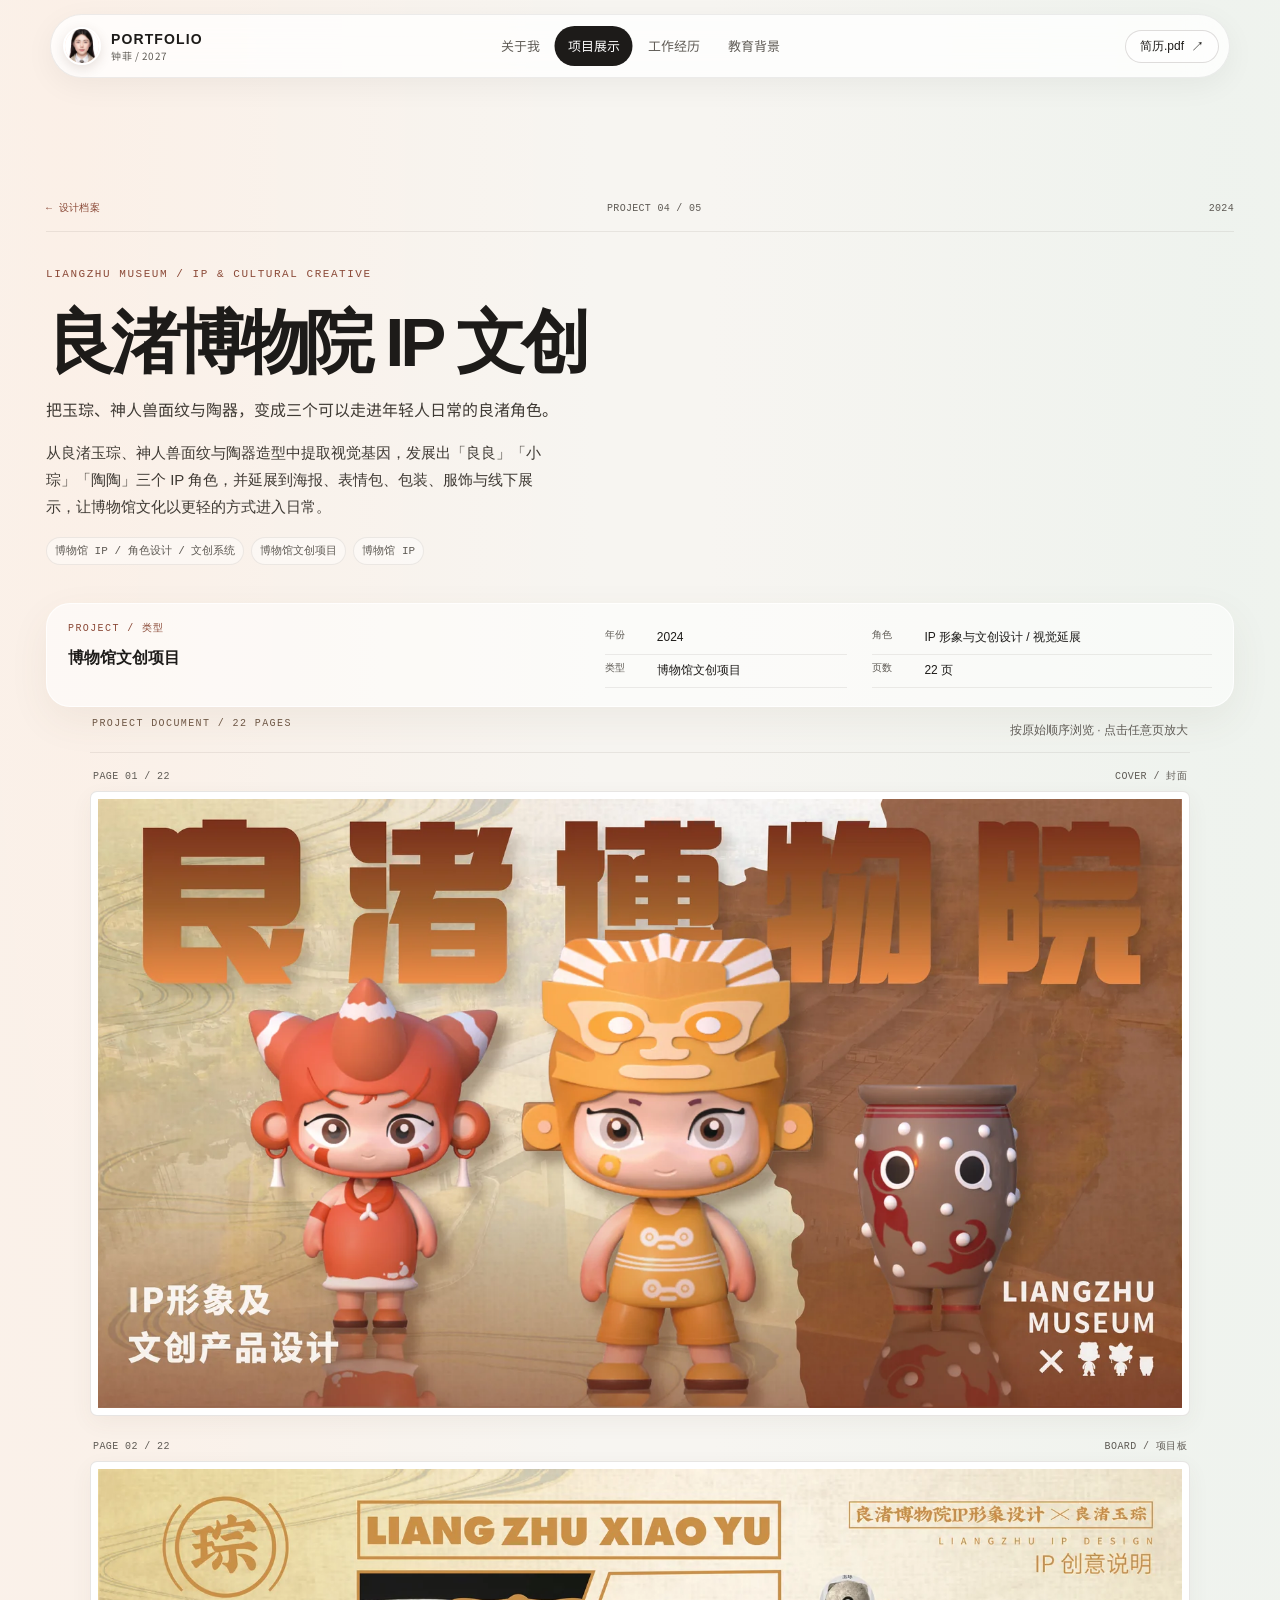
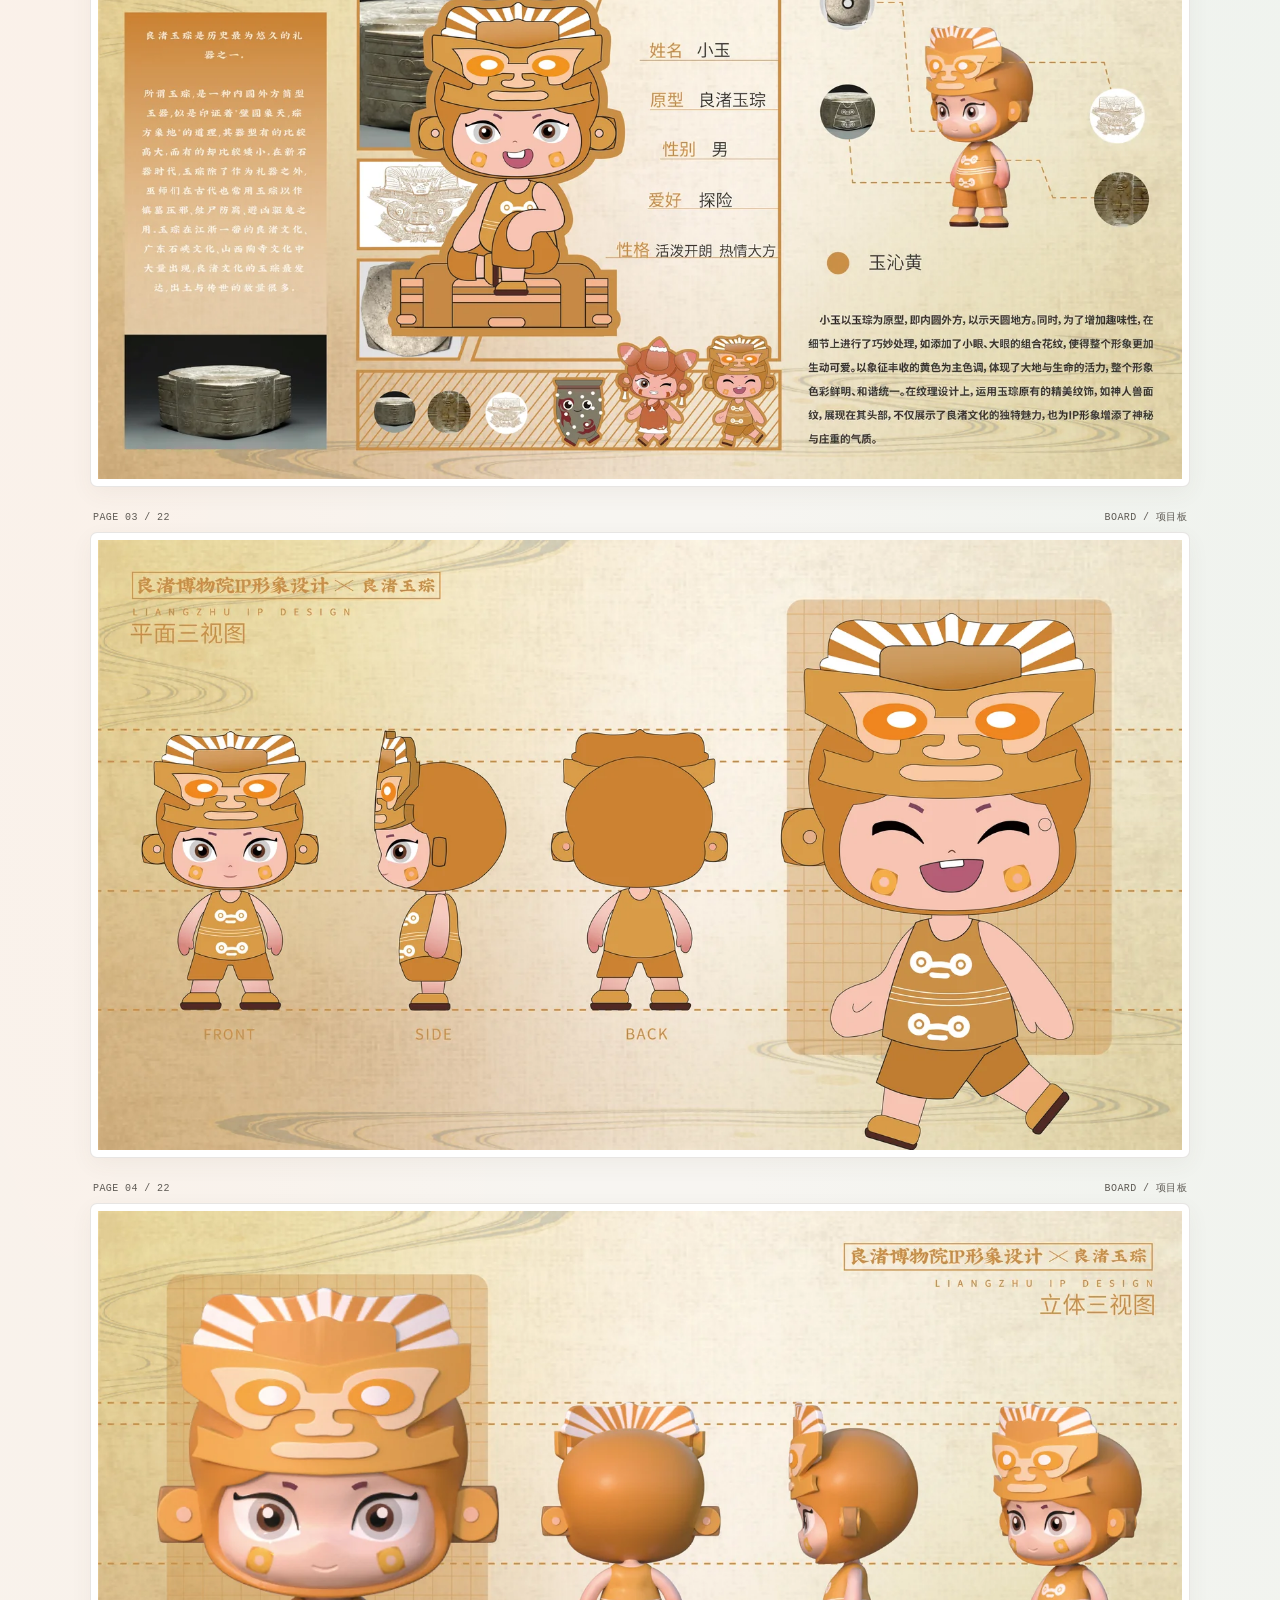
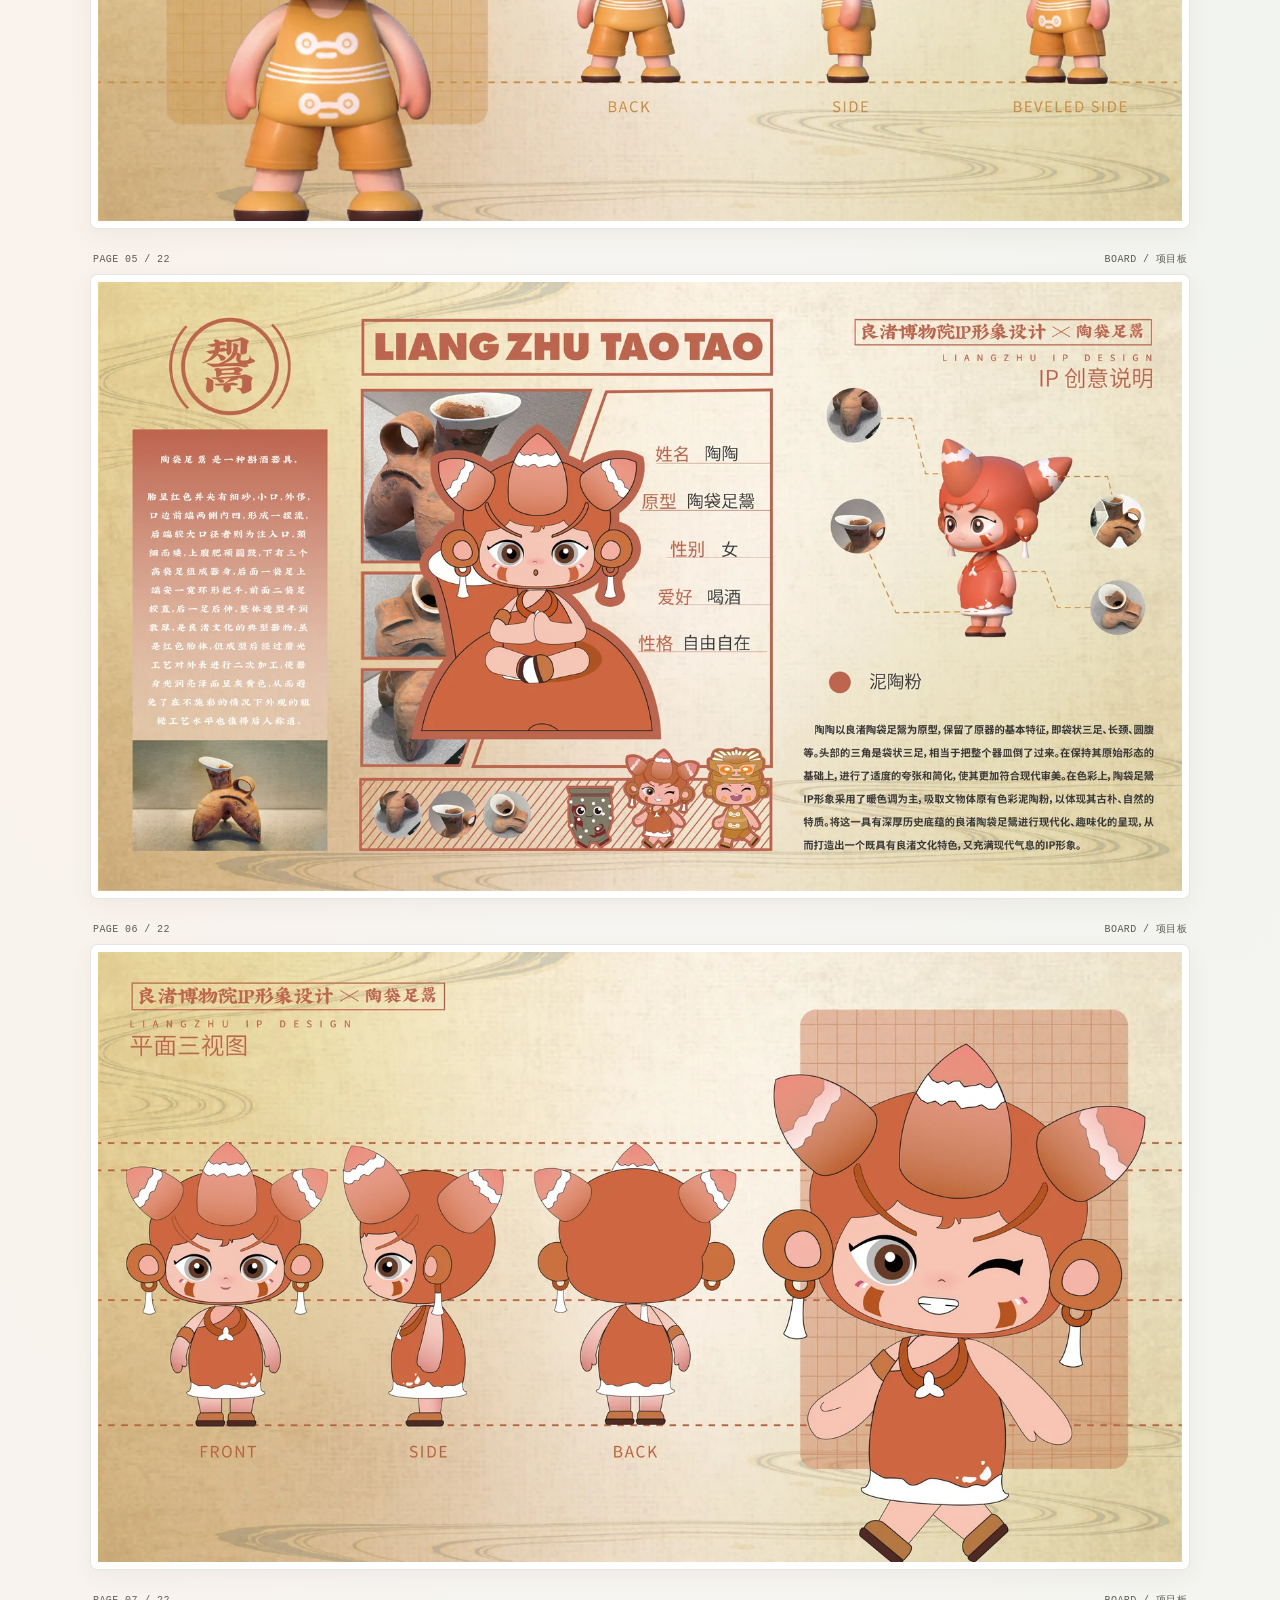
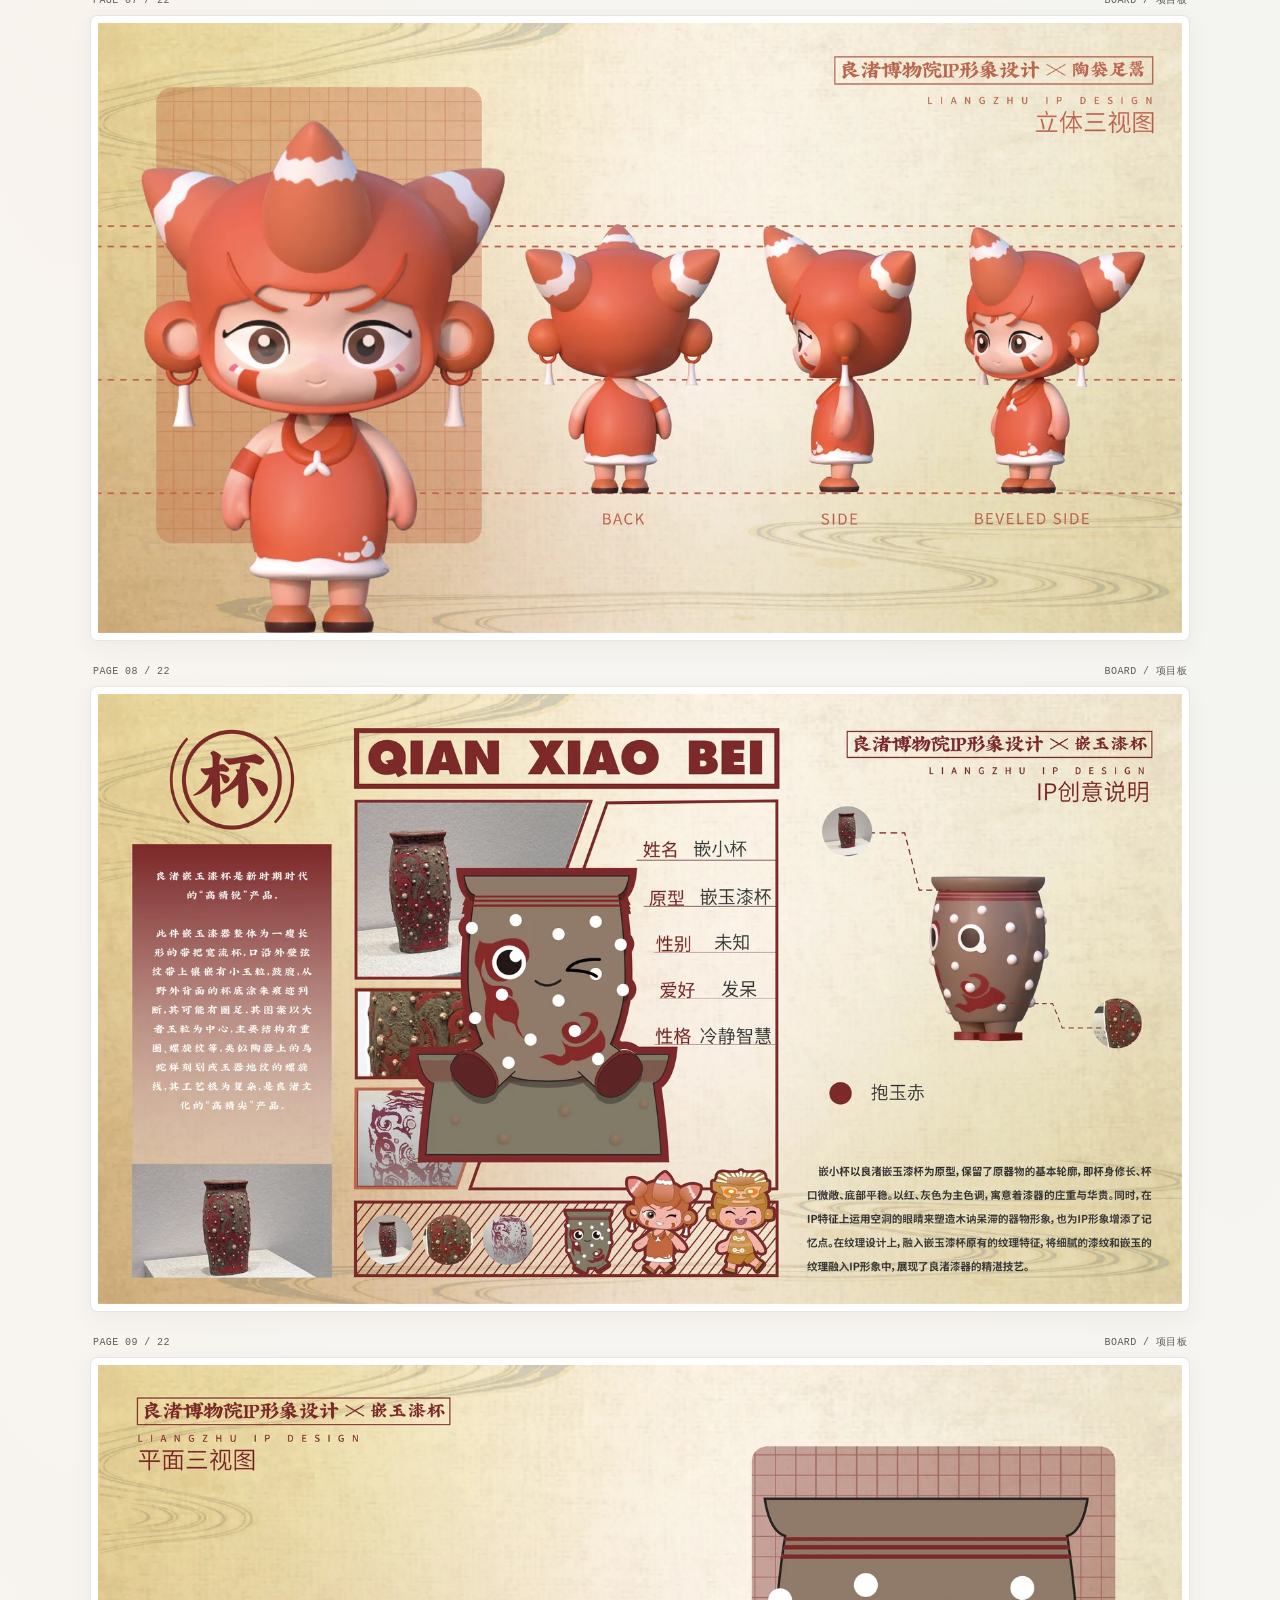
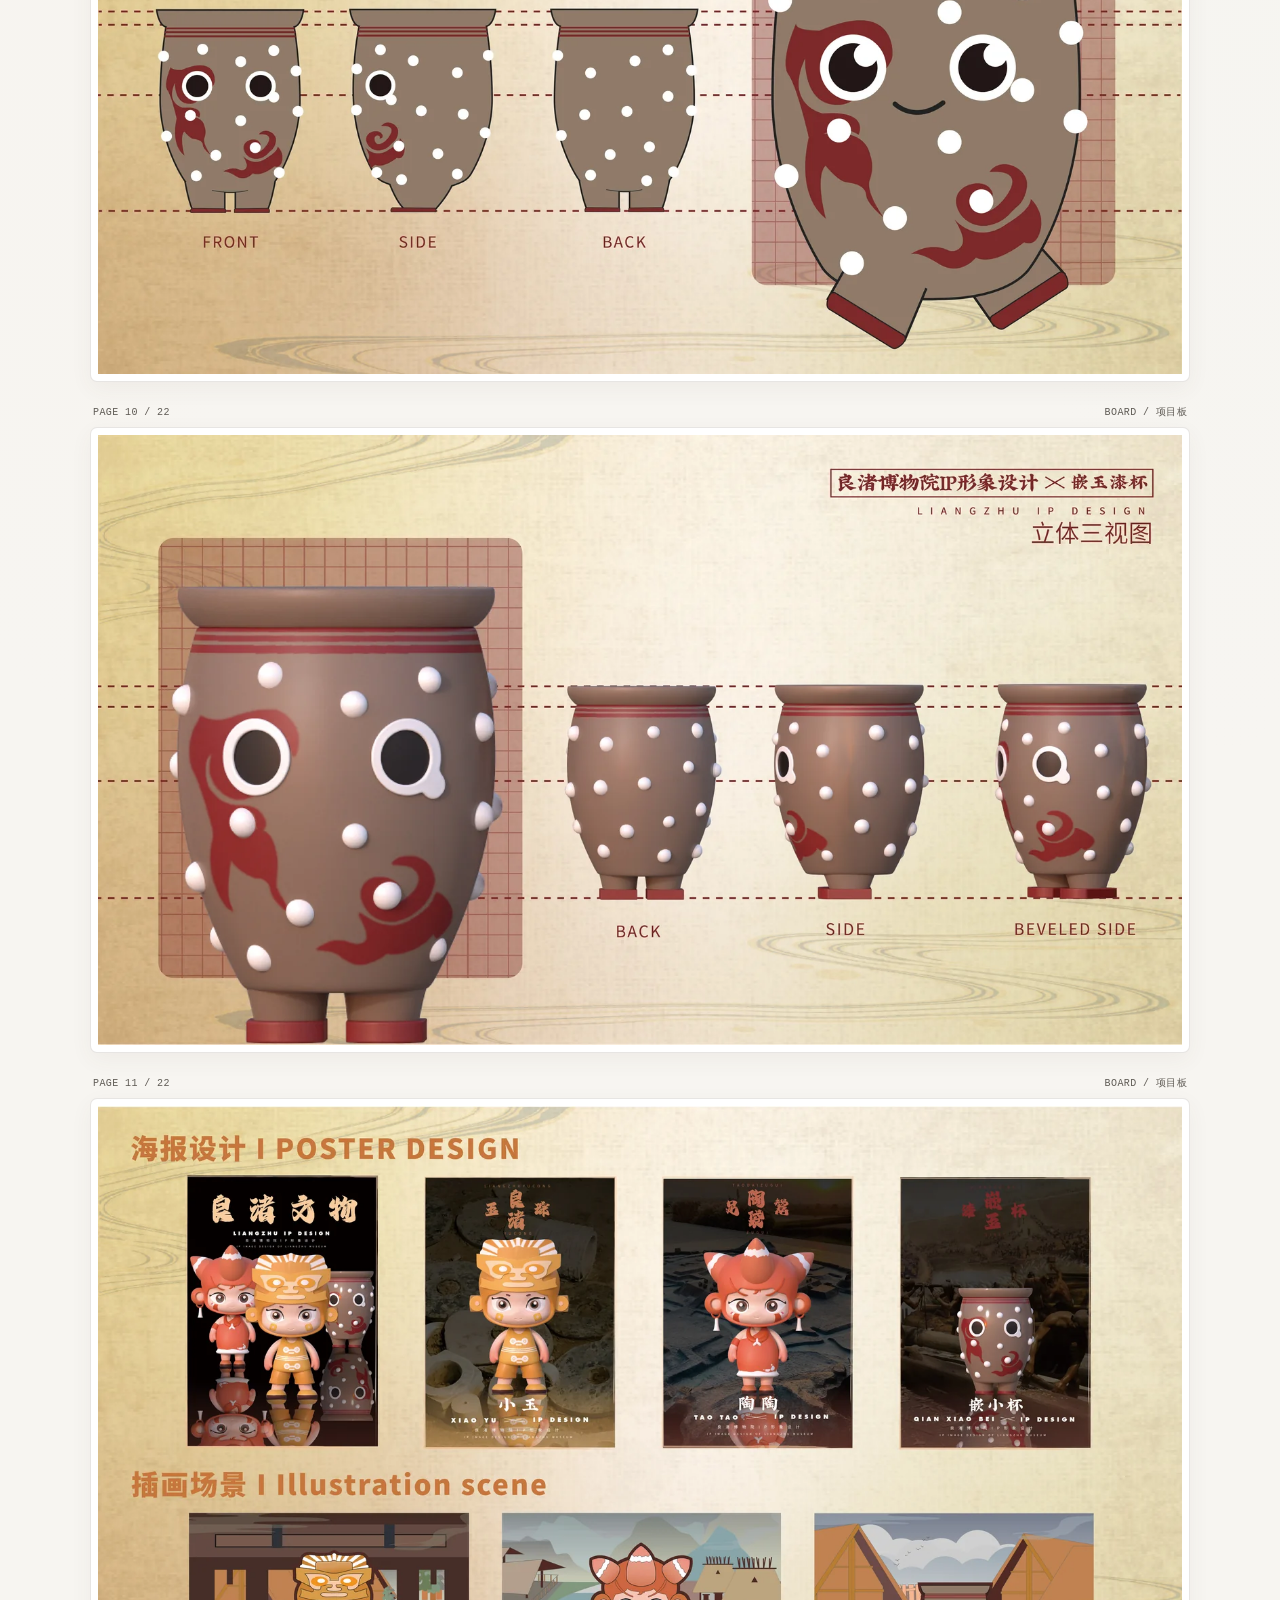
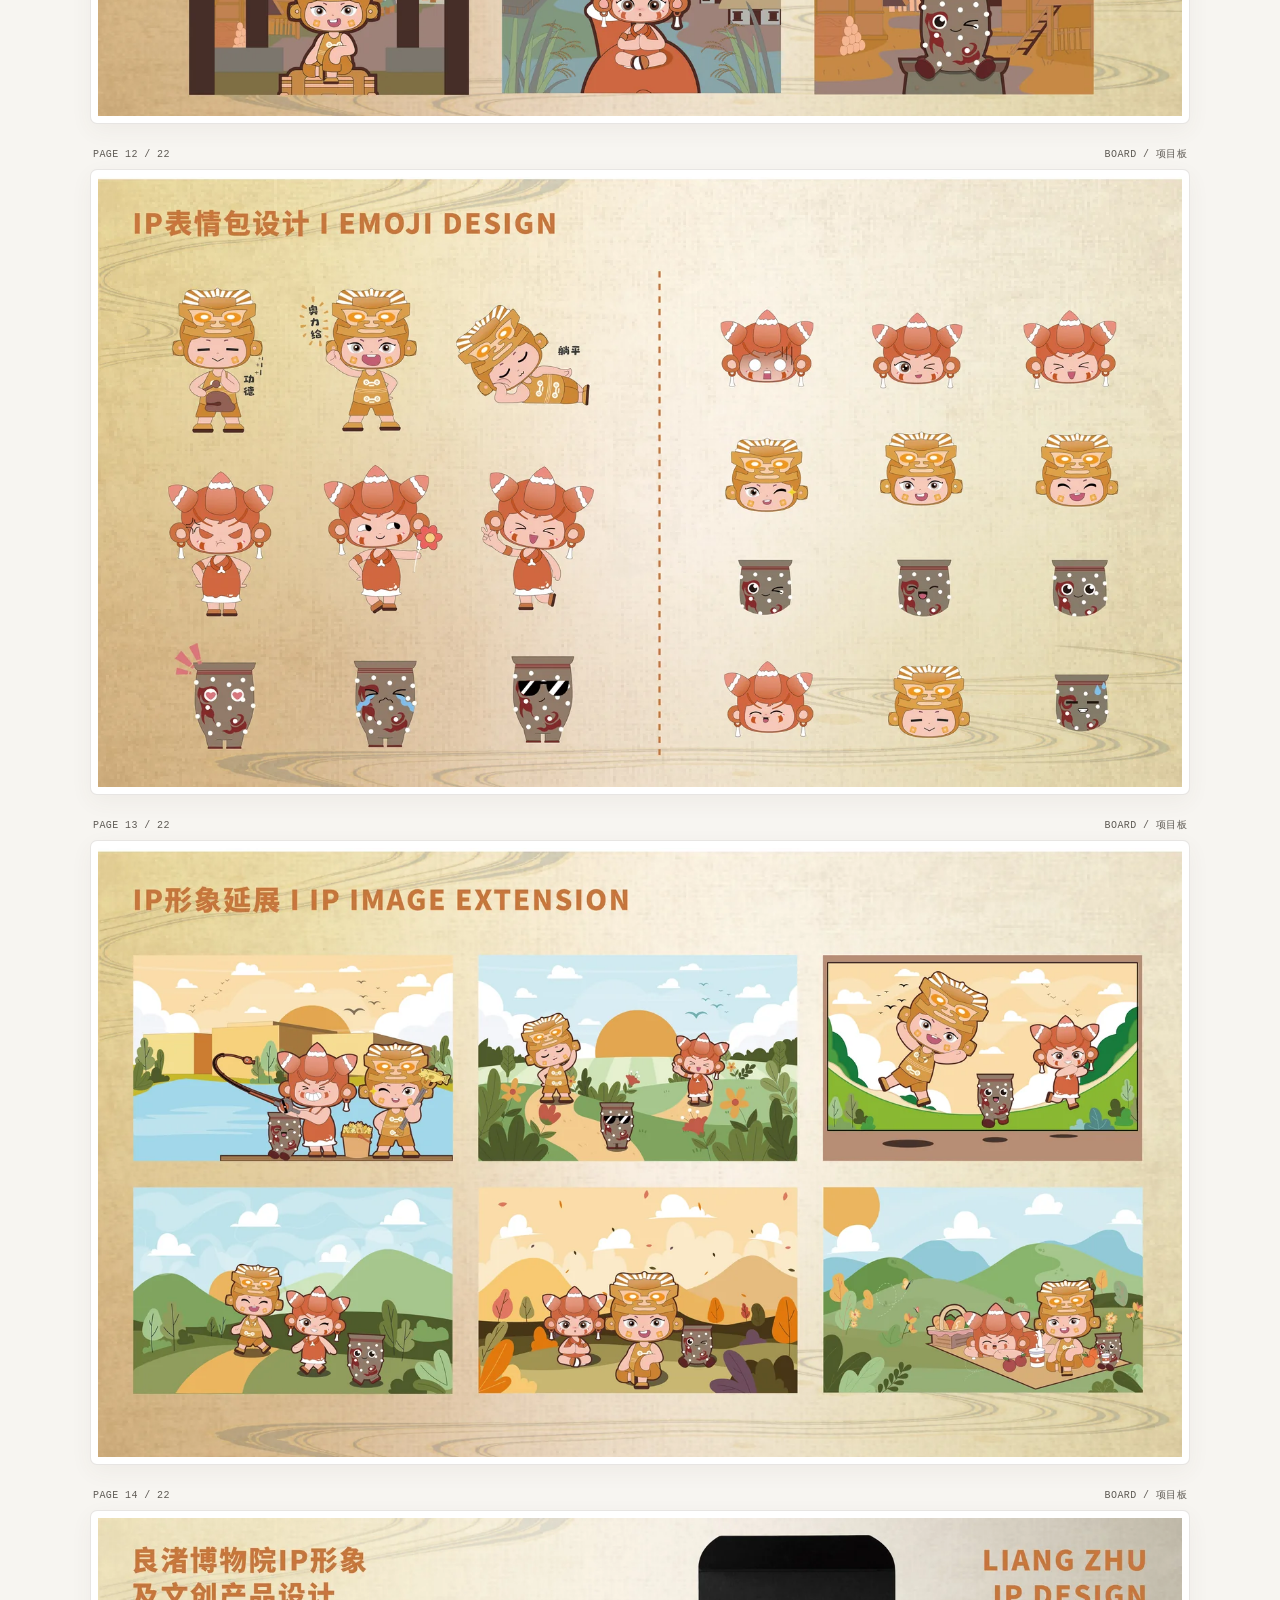
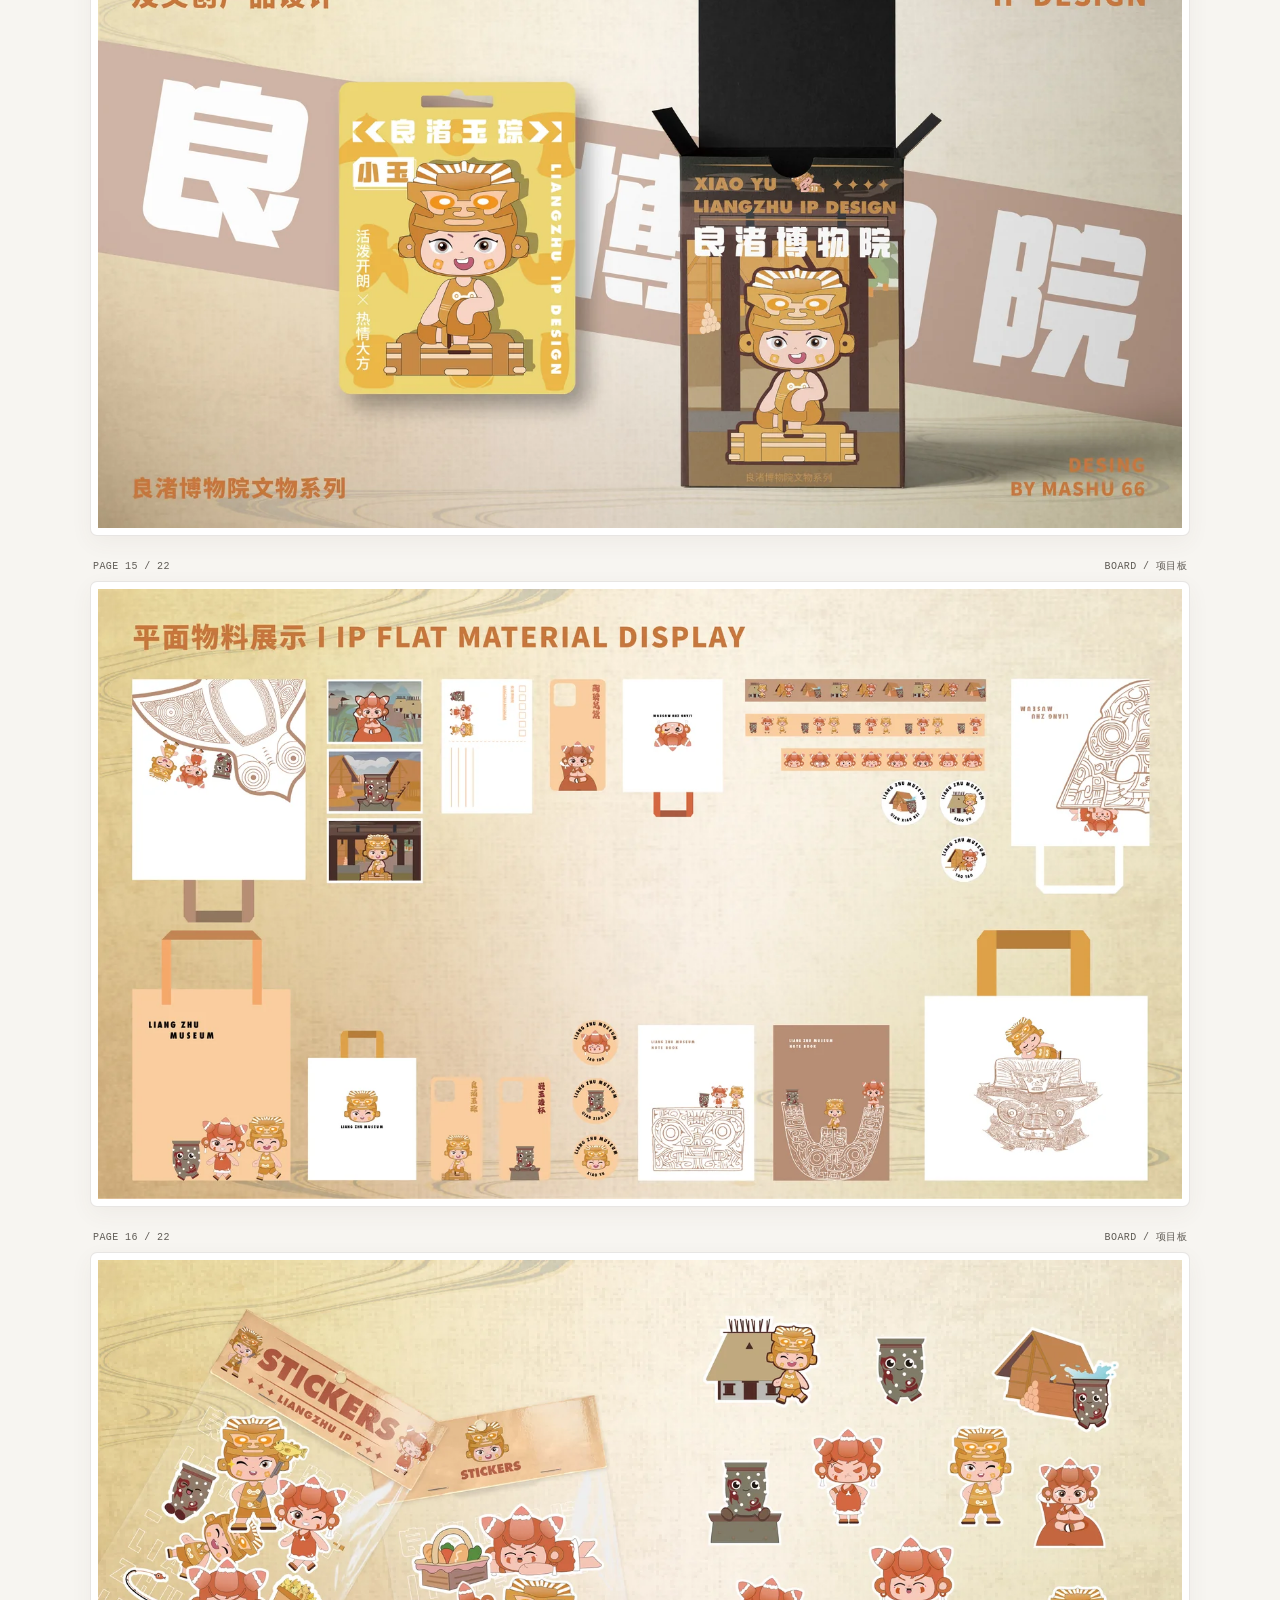
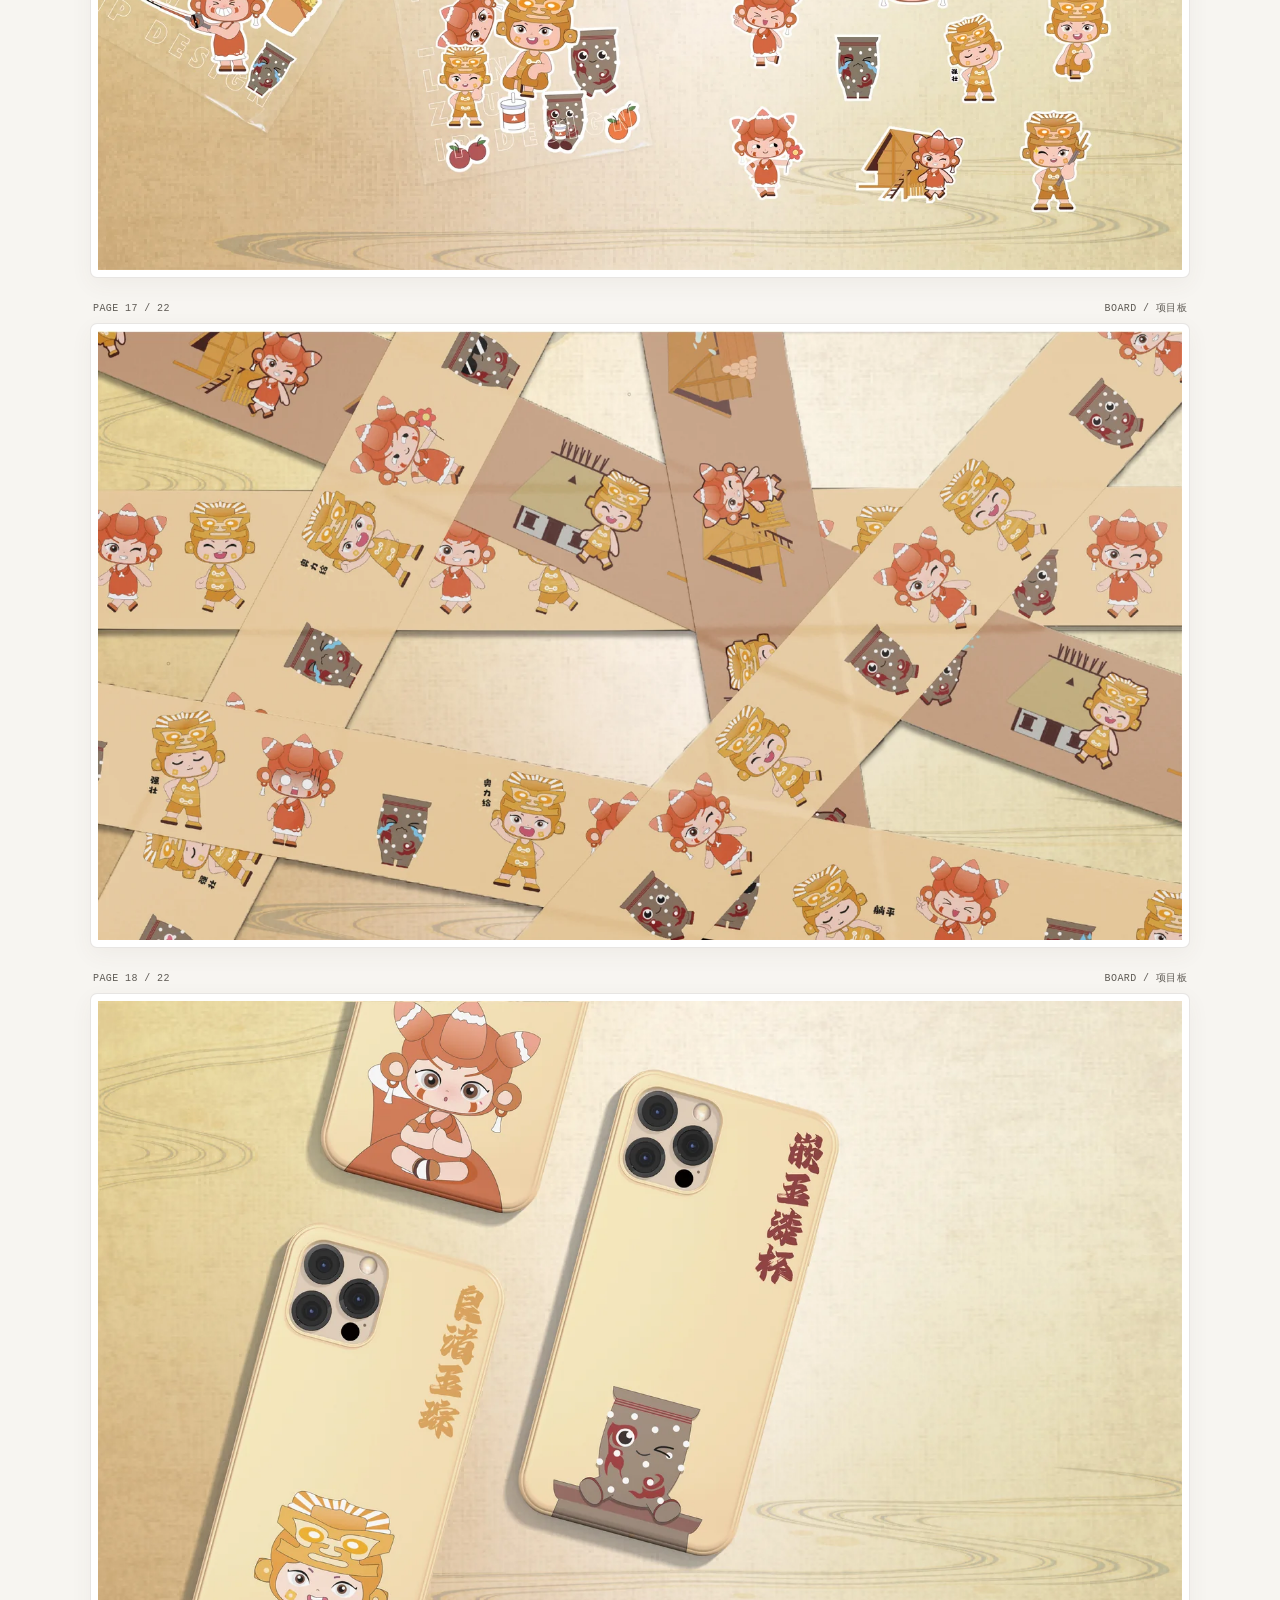
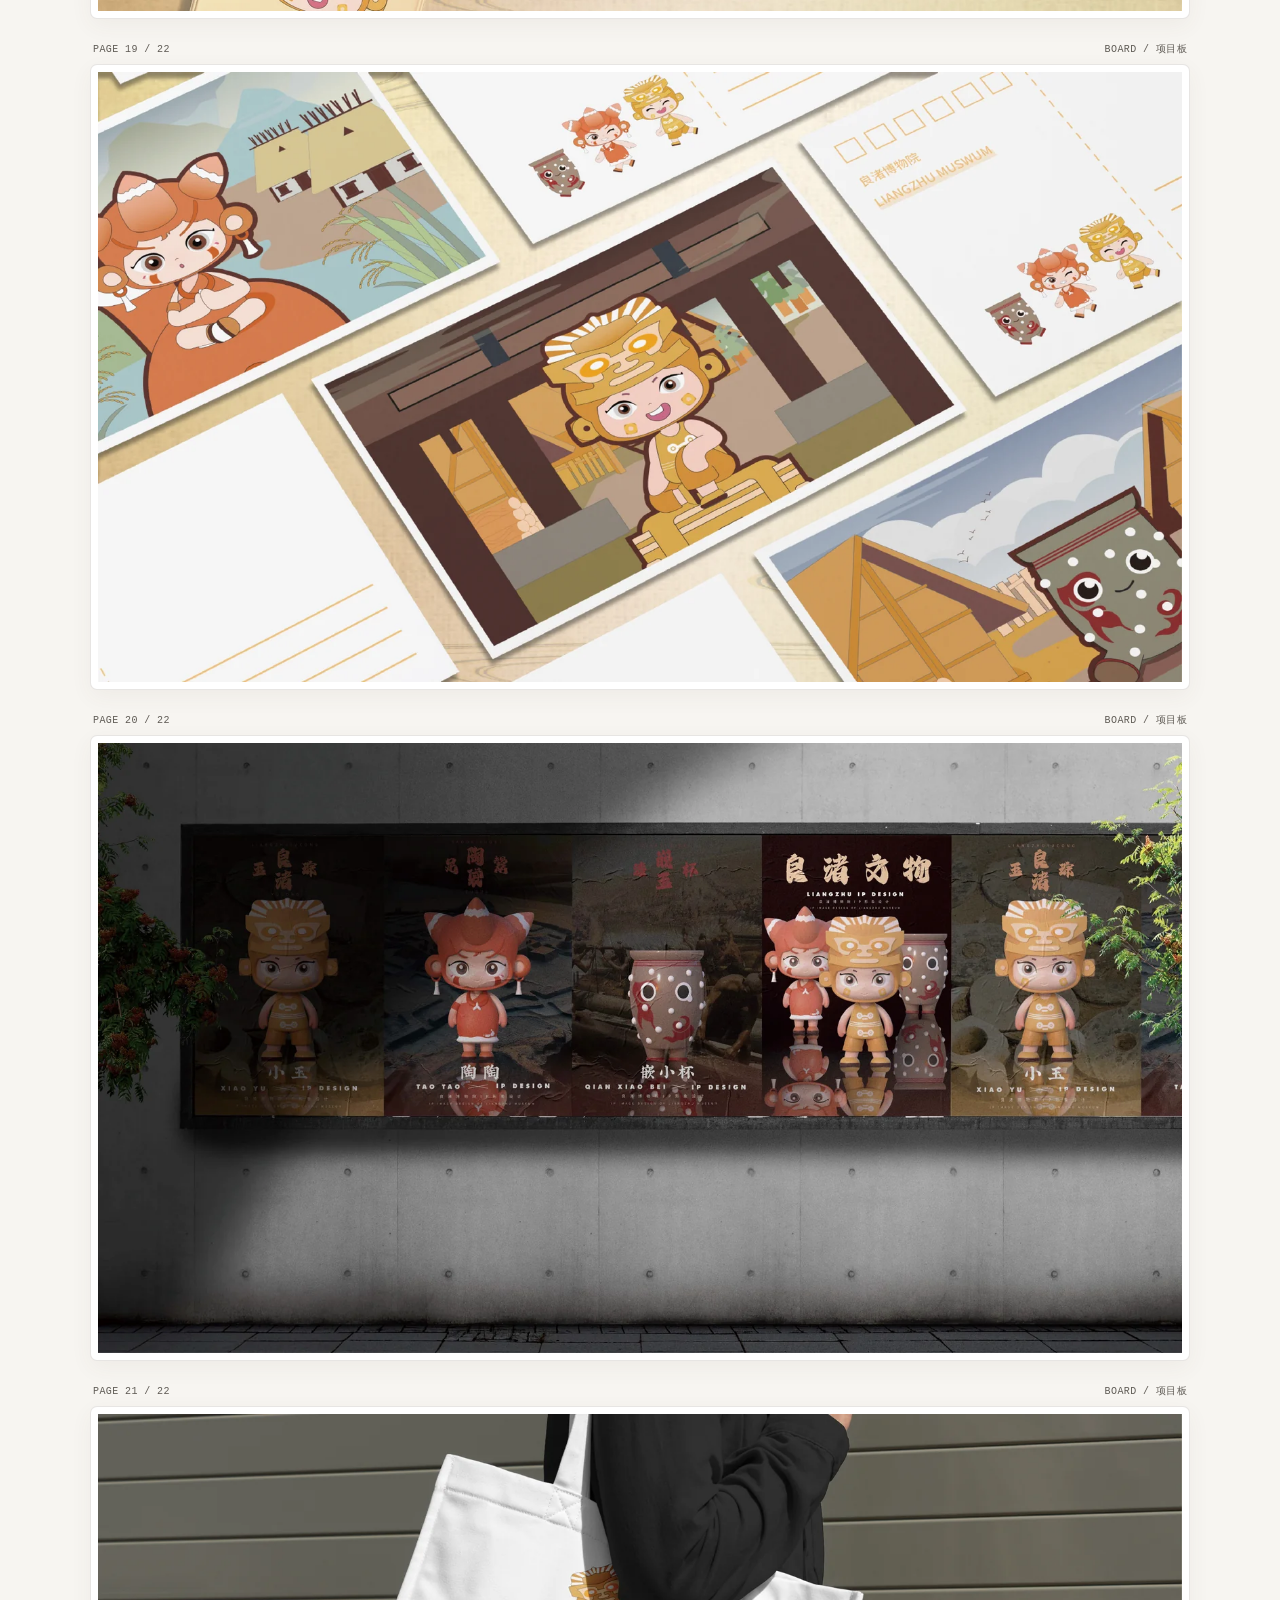
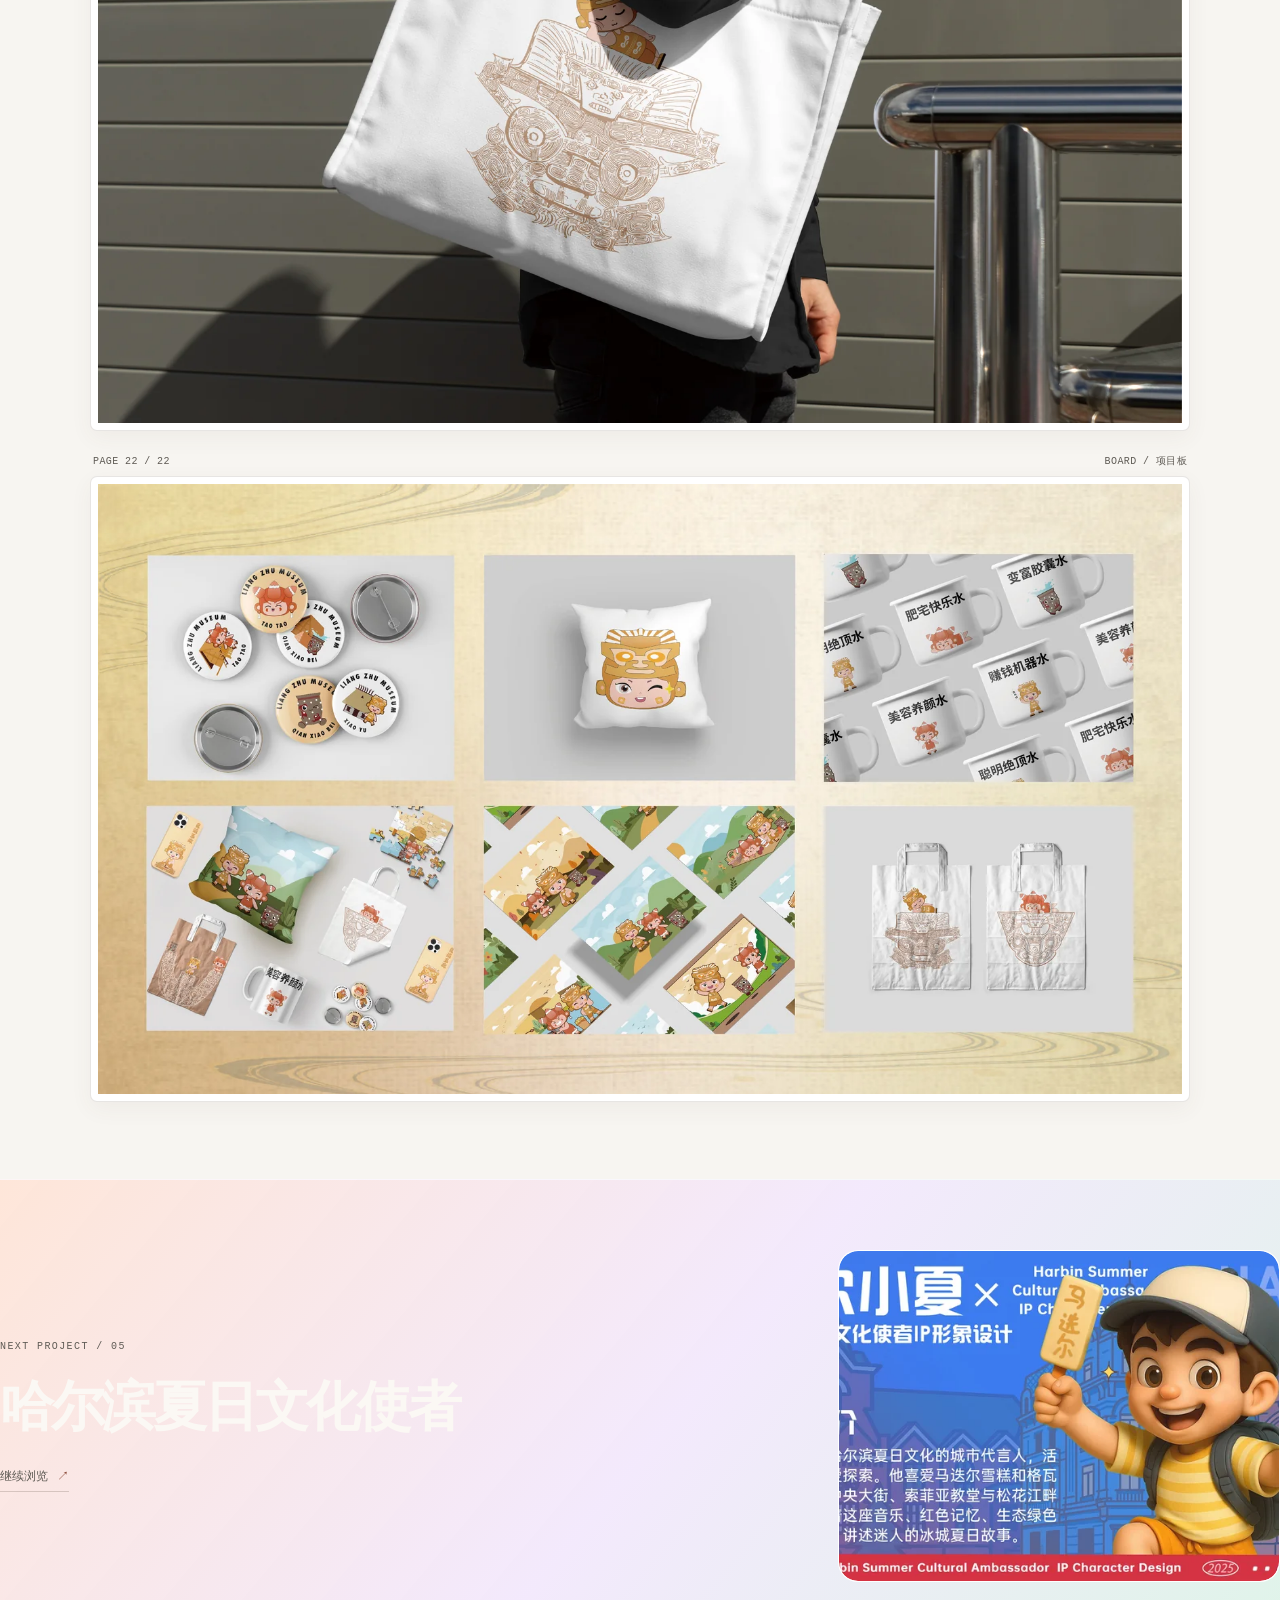
<file: design/liangzhu.html>
<!doctype html>
<html lang="zh-CN">
<head>
  <meta charset="utf-8">

  <meta name="viewport" content="width=device-width, initial-scale=1">
  <meta name="theme-color" content="#fbf7f2">
  <meta name="author" content="钟菲">
  <title>良渚博物院 IP 文创｜钟菲设计作品</title>
  <meta name="description" content="把玉琮、神人兽面纹与陶器，变成三个可以走进年轻人日常的良渚角色。 从良渚玉琮、神人兽面纹与陶器造型中提取视觉基因，发展出「良良」「小琮」「陶陶」三个 IP 角色，并延展到海报、表情包、包装、服饰与线下展示，让博物馆文化以更轻的方式进入日常。">
  <link rel="canonical" href="https://feizhong278-ui.github.io/personal-web/design/liangzhu.html">
  <meta property="og:type" content="website">
  <meta property="og:site_name" content="钟菲作品集">
  <meta property="og:title" content="良渚博物院 IP 文创｜钟菲设计作品">
  <meta property="og:description" content="把玉琮、神人兽面纹与陶器，变成三个可以走进年轻人日常的良渚角色。 从良渚玉琮、神人兽面纹与陶器造型中提取视觉基因，发展出「良良」「小琮」「陶陶」三个 IP 角色，并延展到海报、表情包、包装、服饰与线下展示，让博物馆文化以更轻的方式进入日常。">
  <meta property="og:url" content="https://feizhong278-ui.github.io/personal-web/design/liangzhu.html">
  <meta property="og:image" content="https://feizhong278-ui.github.io/personal-web/assets/img/og-cover.jpg">
  <meta property="og:image:width" content="1200">
  <meta property="og:image:height" content="630">
  <meta property="og:locale" content="zh_CN">
  <meta name="twitter:card" content="summary_large_image">
  <meta name="twitter:title" content="良渚博物院 IP 文创｜钟菲设计作品">
  <meta name="twitter:description" content="把玉琮、神人兽面纹与陶器，变成三个可以走进年轻人日常的良渚角色。 从良渚玉琮、神人兽面纹与陶器造型中提取视觉基因，发展出「良良」「小琮」「陶陶」三个 IP 角色，并延展到海报、表情包、包装、服饰与线下展示，让博物馆文化以更轻的方式进入日常。">
  <meta name="twitter:image" content="https://feizhong278-ui.github.io/personal-web/assets/img/og-cover.jpg">
  <link rel="icon" href="../assets/favicon.png" type="image/png" sizes="64x64">
  <link rel="apple-touch-icon" href="../assets/img/apple-touch-icon.png">
  <link rel="preload" href="../assets/fonts/alibaba-puhuiti-heavy.woff2" as="font" type="font/woff2" crossorigin>
  <link rel="preload" href="../assets/fonts/source-han-sans-sc-regular.woff2" as="font" type="font/woff2" crossorigin>
  <link rel="stylesheet" href="../assets/css/site.css?v=20261112">
  <link rel="stylesheet" href="../assets/css/pastel.css?v=20261112">
  <script>document.documentElement.classList.add('js');</script>
  <script src="../assets/js/site.js?v=20261112" defer></script>


</head>
<body id="top" class="page-design-detail">
  <a class="skip-link" href="#main">跳到主要内容</a>

  <header class="site-header" data-header>
    <div class="nav-shell">
      <a class="brand" href="../index.html" aria-label="钟菲作品集首页">
        <span class="brand-avatar"><img src="../assets/img/portrait-160.webp" alt="" width="160" height="213" decoding="async"></span>
        <span class="brand-word">PORTFOLIO<small>钟菲 / 2027</small></span>
      </a>
      <nav class="desktop-nav" aria-label="主导航">
          <a href="../index.html#about" data-nav-section="about">关于我</a>
          <a href="../index.html#projects" data-nav-section="projects" class="is-active" aria-current="location">项目展示</a>
          <a href="../index.html#experience" data-nav-section="experience">工作经历</a>
          <a href="../index.html#education" data-nav-section="education">教育背景</a>
      </nav>
      <div class="header-tools">
        <a class="resume-link" href="../assets/docs/zhongfei-resume.pdf?v=20261110" download>简历.pdf <span aria-hidden="true">↗</span></a>
        <button class="menu-toggle" type="button" aria-expanded="false" aria-controls="mobile-menu" aria-label="打开菜单" data-menu-toggle>
          <span class="menu-toggle__label">菜单</span>
          <span class="menu-toggle__lines" aria-hidden="true"><i></i><i></i></span>
        </button>
      </div>
    </div>
    <div class="scroll-progress" data-scroll-progress aria-hidden="true"></div>
  </header>
  <div class="mobile-menu" id="mobile-menu" data-mobile-menu aria-hidden="true">
    <div class="mobile-menu__sheet">
      <div class="mobile-menu__top"><span>INDEX / 2027</span><span>HANGZHOU, CN</span></div>
      <nav class="mobile-nav" aria-label="移动端主导航">
        <a href="../index.html#about"><span>01</span>关于我<b>↗</b></a>
        <a href="../index.html#projects" class="is-active"><span>02</span>项目展示<b>↗</b></a>
        <a href="../index.html#experience"><span>03</span>工作经历<b>↗</b></a>
        <a href="../index.html#education"><span>04</span>教育背景<b>↗</b></a>
      </nav>
      <div class="mobile-menu__foot">
        <a href="mailto:zf13732218682@163.com">zf13732218682@163.com</a>
        <a href="../assets/docs/zhongfei-resume.pdf?v=20261110" download>下载简历 PDF ↓</a>
        <p>杭州 · 2027 届 · 可接受江浙沪机会</p>
      </div>
    </div>
  </div>
  <main id="main">

    <article class="project-page">
      <header class="project-hero">
        <div class="container">
          <div class="project-topline">
            <a href="../design.html">← 设计档案</a>
            <span>PROJECT 04 / 05</span>
            <span>2024</span>
          </div>
          <div class="project-heading">
            <p class="eyebrow">LIANGZHU MUSEUM / IP & CULTURAL CREATIVE</p>
            <h1>良渚博物院 IP 文创</h1>
            <p class="project-summary">把玉琮、神人兽面纹与陶器，变成三个可以走进年轻人日常的良渚角色。</p>
            <p class="project-intro-text">从良渚玉琮、神人兽面纹与陶器造型中提取视觉基因，发展出「良良」「小琮」「陶陶」三个 IP 角色，并延展到海报、表情包、包装、服饰与线下展示，让博物馆文化以更轻的方式进入日常。</p>
            <div class="project-tags"><span>博物馆 IP / 角色设计 / 文创系统</span><span>博物馆文创项目</span><span>博物馆 IP</span></div>
          </div>
          <div class="project-meta">
            <div class="project-meta__award"><span class="micro-label">PROJECT / 类型</span><span class="project-award project-award--type">博物馆文创项目</span></div>
            <dl>
              <div><dt>年份</dt><dd>2024</dd></div>
              <div><dt>角色</dt><dd>IP 形象与文创设计 / 视觉延展</dd></div>
              <div><dt>类型</dt><dd>博物馆文创项目</dd></div>
              <div><dt>页数</dt><dd>22 页</dd></div>
            </dl>
          </div>
        </div>
      </header>


      <section class="project-reader" aria-label="完整项目板">
        <div class="container">
          <div class="project-reader__head">
            <p class="micro-label">PROJECT DOCUMENT / 22 PAGES</p>
            <p>按原始顺序浏览 · 点击任意页放大</p>
          </div>
          <div class="pdf-stack">
        <article class="pdf-page" id="board-01">
          <h2 class="visually-hidden">PAGE 01 / 22 · COVER / 封面</h2>
          <div class="pdf-page__bar"><span>PAGE 01 / 22</span><span>COVER / 封面</span></div>
          <button class="pdf-page__open" type="button" data-lightbox-group="project-liangzhu" data-full="../assets/img/design/liangzhu/board-01-2200.webp" data-caption="良渚博物院 IP 文创 / 项目板 01" data-alt="良渚博物院 IP 文创项目板 01"><span class="pdf-page__frame"><img src="../assets/img/design/liangzhu/board-01-1600.webp" srcset="../assets/img/design/liangzhu/board-01-640.webp 640w, ../assets/img/design/liangzhu/board-01-1600.webp 1600w, ../assets/img/design/liangzhu/board-01-2200.webp 2200w" sizes="(max-width: 900px) 100vw, 1080px" alt="良渚博物院 IP 文创项目板 01" width="1600" height="900" decoding="async" class="pdf-page__img" loading="eager" fetchpriority="high"></span></button>
        </article>
        <article class="pdf-page" id="board-02">
          <h2 class="visually-hidden">PAGE 02 / 22 · BOARD / 项目板</h2>
          <div class="pdf-page__bar"><span>PAGE 02 / 22</span><span>BOARD / 项目板</span></div>
          <button class="pdf-page__open" type="button" data-lightbox-group="project-liangzhu" data-full="../assets/img/design/liangzhu/board-02-2200.webp" data-caption="良渚博物院 IP 文创 / 项目板 02" data-alt="良渚博物院 IP 文创项目板 02"><span class="pdf-page__frame"><img src="../assets/img/design/liangzhu/board-02-1600.webp" srcset="../assets/img/design/liangzhu/board-02-640.webp 640w, ../assets/img/design/liangzhu/board-02-1600.webp 1600w, ../assets/img/design/liangzhu/board-02-2200.webp 2200w" sizes="(max-width: 900px) 100vw, 1080px" alt="良渚博物院 IP 文创项目板 02" width="1600" height="900" decoding="async" class="pdf-page__img" loading="lazy"></span></button>
        </article>
        <article class="pdf-page" id="board-03">
          <h2 class="visually-hidden">PAGE 03 / 22 · BOARD / 项目板</h2>
          <div class="pdf-page__bar"><span>PAGE 03 / 22</span><span>BOARD / 项目板</span></div>
          <button class="pdf-page__open" type="button" data-lightbox-group="project-liangzhu" data-full="../assets/img/design/liangzhu/board-03-2200.webp" data-caption="良渚博物院 IP 文创 / 项目板 03" data-alt="良渚博物院 IP 文创项目板 03"><span class="pdf-page__frame"><img src="../assets/img/design/liangzhu/board-03-1600.webp" srcset="../assets/img/design/liangzhu/board-03-640.webp 640w, ../assets/img/design/liangzhu/board-03-1600.webp 1600w, ../assets/img/design/liangzhu/board-03-2200.webp 2200w" sizes="(max-width: 900px) 100vw, 1080px" alt="良渚博物院 IP 文创项目板 03" width="1600" height="900" decoding="async" class="pdf-page__img" loading="lazy"></span></button>
        </article>
        <article class="pdf-page" id="board-04">
          <h2 class="visually-hidden">PAGE 04 / 22 · BOARD / 项目板</h2>
          <div class="pdf-page__bar"><span>PAGE 04 / 22</span><span>BOARD / 项目板</span></div>
          <button class="pdf-page__open" type="button" data-lightbox-group="project-liangzhu" data-full="../assets/img/design/liangzhu/board-04-2200.webp" data-caption="良渚博物院 IP 文创 / 项目板 04" data-alt="良渚博物院 IP 文创项目板 04"><span class="pdf-page__frame"><img src="../assets/img/design/liangzhu/board-04-1600.webp" srcset="../assets/img/design/liangzhu/board-04-640.webp 640w, ../assets/img/design/liangzhu/board-04-1600.webp 1600w, ../assets/img/design/liangzhu/board-04-2200.webp 2200w" sizes="(max-width: 900px) 100vw, 1080px" alt="良渚博物院 IP 文创项目板 04" width="1600" height="900" decoding="async" class="pdf-page__img" loading="lazy"></span></button>
        </article>
        <article class="pdf-page" id="board-05">
          <h2 class="visually-hidden">PAGE 05 / 22 · BOARD / 项目板</h2>
          <div class="pdf-page__bar"><span>PAGE 05 / 22</span><span>BOARD / 项目板</span></div>
          <button class="pdf-page__open" type="button" data-lightbox-group="project-liangzhu" data-full="../assets/img/design/liangzhu/board-05-2200.webp" data-caption="良渚博物院 IP 文创 / 项目板 05" data-alt="良渚博物院 IP 文创项目板 05"><span class="pdf-page__frame"><img src="../assets/img/design/liangzhu/board-05-1600.webp" srcset="../assets/img/design/liangzhu/board-05-640.webp 640w, ../assets/img/design/liangzhu/board-05-1600.webp 1600w, ../assets/img/design/liangzhu/board-05-2200.webp 2200w" sizes="(max-width: 900px) 100vw, 1080px" alt="良渚博物院 IP 文创项目板 05" width="1600" height="900" decoding="async" class="pdf-page__img" loading="lazy"></span></button>
        </article>
        <article class="pdf-page" id="board-06">
          <h2 class="visually-hidden">PAGE 06 / 22 · BOARD / 项目板</h2>
          <div class="pdf-page__bar"><span>PAGE 06 / 22</span><span>BOARD / 项目板</span></div>
          <button class="pdf-page__open" type="button" data-lightbox-group="project-liangzhu" data-full="../assets/img/design/liangzhu/board-06-2200.webp" data-caption="良渚博物院 IP 文创 / 项目板 06" data-alt="良渚博物院 IP 文创项目板 06"><span class="pdf-page__frame"><img src="../assets/img/design/liangzhu/board-06-1600.webp" srcset="../assets/img/design/liangzhu/board-06-640.webp 640w, ../assets/img/design/liangzhu/board-06-1600.webp 1600w, ../assets/img/design/liangzhu/board-06-2200.webp 2200w" sizes="(max-width: 900px) 100vw, 1080px" alt="良渚博物院 IP 文创项目板 06" width="1600" height="900" decoding="async" class="pdf-page__img" loading="lazy"></span></button>
        </article>
        <article class="pdf-page" id="board-07">
          <h2 class="visually-hidden">PAGE 07 / 22 · BOARD / 项目板</h2>
          <div class="pdf-page__bar"><span>PAGE 07 / 22</span><span>BOARD / 项目板</span></div>
          <button class="pdf-page__open" type="button" data-lightbox-group="project-liangzhu" data-full="../assets/img/design/liangzhu/board-07-2200.webp" data-caption="良渚博物院 IP 文创 / 项目板 07" data-alt="良渚博物院 IP 文创项目板 07"><span class="pdf-page__frame"><img src="../assets/img/design/liangzhu/board-07-1600.webp" srcset="../assets/img/design/liangzhu/board-07-640.webp 640w, ../assets/img/design/liangzhu/board-07-1600.webp 1600w, ../assets/img/design/liangzhu/board-07-2200.webp 2200w" sizes="(max-width: 900px) 100vw, 1080px" alt="良渚博物院 IP 文创项目板 07" width="1600" height="900" decoding="async" class="pdf-page__img" loading="lazy"></span></button>
        </article>
        <article class="pdf-page" id="board-08">
          <h2 class="visually-hidden">PAGE 08 / 22 · BOARD / 项目板</h2>
          <div class="pdf-page__bar"><span>PAGE 08 / 22</span><span>BOARD / 项目板</span></div>
          <button class="pdf-page__open" type="button" data-lightbox-group="project-liangzhu" data-full="../assets/img/design/liangzhu/board-08-2200.webp" data-caption="良渚博物院 IP 文创 / 项目板 08" data-alt="良渚博物院 IP 文创项目板 08"><span class="pdf-page__frame"><img src="../assets/img/design/liangzhu/board-08-1600.webp" srcset="../assets/img/design/liangzhu/board-08-640.webp 640w, ../assets/img/design/liangzhu/board-08-1600.webp 1600w, ../assets/img/design/liangzhu/board-08-2200.webp 2200w" sizes="(max-width: 900px) 100vw, 1080px" alt="良渚博物院 IP 文创项目板 08" width="1600" height="900" decoding="async" class="pdf-page__img" loading="lazy"></span></button>
        </article>
        <article class="pdf-page" id="board-09">
          <h2 class="visually-hidden">PAGE 09 / 22 · BOARD / 项目板</h2>
          <div class="pdf-page__bar"><span>PAGE 09 / 22</span><span>BOARD / 项目板</span></div>
          <button class="pdf-page__open" type="button" data-lightbox-group="project-liangzhu" data-full="../assets/img/design/liangzhu/board-09-2200.webp" data-caption="良渚博物院 IP 文创 / 项目板 09" data-alt="良渚博物院 IP 文创项目板 09"><span class="pdf-page__frame"><img src="../assets/img/design/liangzhu/board-09-1600.webp" srcset="../assets/img/design/liangzhu/board-09-640.webp 640w, ../assets/img/design/liangzhu/board-09-1600.webp 1600w, ../assets/img/design/liangzhu/board-09-2200.webp 2200w" sizes="(max-width: 900px) 100vw, 1080px" alt="良渚博物院 IP 文创项目板 09" width="1600" height="900" decoding="async" class="pdf-page__img" loading="lazy"></span></button>
        </article>
        <article class="pdf-page" id="board-10">
          <h2 class="visually-hidden">PAGE 10 / 22 · BOARD / 项目板</h2>
          <div class="pdf-page__bar"><span>PAGE 10 / 22</span><span>BOARD / 项目板</span></div>
          <button class="pdf-page__open" type="button" data-lightbox-group="project-liangzhu" data-full="../assets/img/design/liangzhu/board-10-2200.webp" data-caption="良渚博物院 IP 文创 / 项目板 10" data-alt="良渚博物院 IP 文创项目板 10"><span class="pdf-page__frame"><img src="../assets/img/design/liangzhu/board-10-1600.webp" srcset="../assets/img/design/liangzhu/board-10-640.webp 640w, ../assets/img/design/liangzhu/board-10-1600.webp 1600w, ../assets/img/design/liangzhu/board-10-2200.webp 2200w" sizes="(max-width: 900px) 100vw, 1080px" alt="良渚博物院 IP 文创项目板 10" width="1600" height="900" decoding="async" class="pdf-page__img" loading="lazy"></span></button>
        </article>
        <article class="pdf-page" id="board-11">
          <h2 class="visually-hidden">PAGE 11 / 22 · BOARD / 项目板</h2>
          <div class="pdf-page__bar"><span>PAGE 11 / 22</span><span>BOARD / 项目板</span></div>
          <button class="pdf-page__open" type="button" data-lightbox-group="project-liangzhu" data-full="../assets/img/design/liangzhu/board-11-2200.webp" data-caption="良渚博物院 IP 文创 / 项目板 11" data-alt="良渚博物院 IP 文创项目板 11"><span class="pdf-page__frame"><img src="../assets/img/design/liangzhu/board-11-1600.webp" srcset="../assets/img/design/liangzhu/board-11-640.webp 640w, ../assets/img/design/liangzhu/board-11-1600.webp 1600w, ../assets/img/design/liangzhu/board-11-2200.webp 2200w" sizes="(max-width: 900px) 100vw, 1080px" alt="良渚博物院 IP 文创项目板 11" width="1600" height="900" decoding="async" class="pdf-page__img" loading="lazy"></span></button>
        </article>
        <article class="pdf-page" id="board-12">
          <h2 class="visually-hidden">PAGE 12 / 22 · BOARD / 项目板</h2>
          <div class="pdf-page__bar"><span>PAGE 12 / 22</span><span>BOARD / 项目板</span></div>
          <button class="pdf-page__open" type="button" data-lightbox-group="project-liangzhu" data-full="../assets/img/design/liangzhu/board-12-2200.webp" data-caption="良渚博物院 IP 文创 / 项目板 12" data-alt="良渚博物院 IP 文创项目板 12"><span class="pdf-page__frame"><img src="../assets/img/design/liangzhu/board-12-1600.webp" srcset="../assets/img/design/liangzhu/board-12-640.webp 640w, ../assets/img/design/liangzhu/board-12-1600.webp 1600w, ../assets/img/design/liangzhu/board-12-2200.webp 2200w" sizes="(max-width: 900px) 100vw, 1080px" alt="良渚博物院 IP 文创项目板 12" width="1600" height="900" decoding="async" class="pdf-page__img" loading="lazy"></span></button>
        </article>
        <article class="pdf-page" id="board-13">
          <h2 class="visually-hidden">PAGE 13 / 22 · BOARD / 项目板</h2>
          <div class="pdf-page__bar"><span>PAGE 13 / 22</span><span>BOARD / 项目板</span></div>
          <button class="pdf-page__open" type="button" data-lightbox-group="project-liangzhu" data-full="../assets/img/design/liangzhu/board-13-2200.webp" data-caption="良渚博物院 IP 文创 / 项目板 13" data-alt="良渚博物院 IP 文创项目板 13"><span class="pdf-page__frame"><img src="../assets/img/design/liangzhu/board-13-1600.webp" srcset="../assets/img/design/liangzhu/board-13-640.webp 640w, ../assets/img/design/liangzhu/board-13-1600.webp 1600w, ../assets/img/design/liangzhu/board-13-2200.webp 2200w" sizes="(max-width: 900px) 100vw, 1080px" alt="良渚博物院 IP 文创项目板 13" width="1600" height="900" decoding="async" class="pdf-page__img" loading="lazy"></span></button>
        </article>
        <article class="pdf-page" id="board-14">
          <h2 class="visually-hidden">PAGE 14 / 22 · BOARD / 项目板</h2>
          <div class="pdf-page__bar"><span>PAGE 14 / 22</span><span>BOARD / 项目板</span></div>
          <button class="pdf-page__open" type="button" data-lightbox-group="project-liangzhu" data-full="../assets/img/design/liangzhu/board-14-2200.webp" data-caption="良渚博物院 IP 文创 / 项目板 14" data-alt="良渚博物院 IP 文创项目板 14"><span class="pdf-page__frame"><img src="../assets/img/design/liangzhu/board-14-1600.webp" srcset="../assets/img/design/liangzhu/board-14-640.webp 640w, ../assets/img/design/liangzhu/board-14-1600.webp 1600w, ../assets/img/design/liangzhu/board-14-2200.webp 2200w" sizes="(max-width: 900px) 100vw, 1080px" alt="良渚博物院 IP 文创项目板 14" width="1600" height="900" decoding="async" class="pdf-page__img" loading="lazy"></span></button>
        </article>
        <article class="pdf-page" id="board-15">
          <h2 class="visually-hidden">PAGE 15 / 22 · BOARD / 项目板</h2>
          <div class="pdf-page__bar"><span>PAGE 15 / 22</span><span>BOARD / 项目板</span></div>
          <button class="pdf-page__open" type="button" data-lightbox-group="project-liangzhu" data-full="../assets/img/design/liangzhu/board-15-2200.webp" data-caption="良渚博物院 IP 文创 / 项目板 15" data-alt="良渚博物院 IP 文创项目板 15"><span class="pdf-page__frame"><img src="../assets/img/design/liangzhu/board-15-1600.webp" srcset="../assets/img/design/liangzhu/board-15-640.webp 640w, ../assets/img/design/liangzhu/board-15-1600.webp 1600w, ../assets/img/design/liangzhu/board-15-2200.webp 2200w" sizes="(max-width: 900px) 100vw, 1080px" alt="良渚博物院 IP 文创项目板 15" width="1600" height="900" decoding="async" class="pdf-page__img" loading="lazy"></span></button>
        </article>
        <article class="pdf-page" id="board-16">
          <h2 class="visually-hidden">PAGE 16 / 22 · BOARD / 项目板</h2>
          <div class="pdf-page__bar"><span>PAGE 16 / 22</span><span>BOARD / 项目板</span></div>
          <button class="pdf-page__open" type="button" data-lightbox-group="project-liangzhu" data-full="../assets/img/design/liangzhu/board-16-2200.webp" data-caption="良渚博物院 IP 文创 / 项目板 16" data-alt="良渚博物院 IP 文创项目板 16"><span class="pdf-page__frame"><img src="../assets/img/design/liangzhu/board-16-1600.webp" srcset="../assets/img/design/liangzhu/board-16-640.webp 640w, ../assets/img/design/liangzhu/board-16-1600.webp 1600w, ../assets/img/design/liangzhu/board-16-2200.webp 2200w" sizes="(max-width: 900px) 100vw, 1080px" alt="良渚博物院 IP 文创项目板 16" width="1600" height="900" decoding="async" class="pdf-page__img" loading="lazy"></span></button>
        </article>
        <article class="pdf-page" id="board-17">
          <h2 class="visually-hidden">PAGE 17 / 22 · BOARD / 项目板</h2>
          <div class="pdf-page__bar"><span>PAGE 17 / 22</span><span>BOARD / 项目板</span></div>
          <button class="pdf-page__open" type="button" data-lightbox-group="project-liangzhu" data-full="../assets/img/design/liangzhu/board-17-2200.webp" data-caption="良渚博物院 IP 文创 / 项目板 17" data-alt="良渚博物院 IP 文创项目板 17"><span class="pdf-page__frame"><img src="../assets/img/design/liangzhu/board-17-1600.webp" srcset="../assets/img/design/liangzhu/board-17-640.webp 640w, ../assets/img/design/liangzhu/board-17-1600.webp 1600w, ../assets/img/design/liangzhu/board-17-2200.webp 2200w" sizes="(max-width: 900px) 100vw, 1080px" alt="良渚博物院 IP 文创项目板 17" width="1600" height="900" decoding="async" class="pdf-page__img" loading="lazy"></span></button>
        </article>
        <article class="pdf-page" id="board-18">
          <h2 class="visually-hidden">PAGE 18 / 22 · BOARD / 项目板</h2>
          <div class="pdf-page__bar"><span>PAGE 18 / 22</span><span>BOARD / 项目板</span></div>
          <button class="pdf-page__open" type="button" data-lightbox-group="project-liangzhu" data-full="../assets/img/design/liangzhu/board-18-2200.webp" data-caption="良渚博物院 IP 文创 / 项目板 18" data-alt="良渚博物院 IP 文创项目板 18"><span class="pdf-page__frame"><img src="../assets/img/design/liangzhu/board-18-1600.webp" srcset="../assets/img/design/liangzhu/board-18-640.webp 640w, ../assets/img/design/liangzhu/board-18-1600.webp 1600w, ../assets/img/design/liangzhu/board-18-2200.webp 2200w" sizes="(max-width: 900px) 100vw, 1080px" alt="良渚博物院 IP 文创项目板 18" width="1600" height="900" decoding="async" class="pdf-page__img" loading="lazy"></span></button>
        </article>
        <article class="pdf-page" id="board-19">
          <h2 class="visually-hidden">PAGE 19 / 22 · BOARD / 项目板</h2>
          <div class="pdf-page__bar"><span>PAGE 19 / 22</span><span>BOARD / 项目板</span></div>
          <button class="pdf-page__open" type="button" data-lightbox-group="project-liangzhu" data-full="../assets/img/design/liangzhu/board-19-2200.webp" data-caption="良渚博物院 IP 文创 / 项目板 19" data-alt="良渚博物院 IP 文创项目板 19"><span class="pdf-page__frame"><img src="../assets/img/design/liangzhu/board-19-1600.webp" srcset="../assets/img/design/liangzhu/board-19-640.webp 640w, ../assets/img/design/liangzhu/board-19-1600.webp 1600w, ../assets/img/design/liangzhu/board-19-2200.webp 2200w" sizes="(max-width: 900px) 100vw, 1080px" alt="良渚博物院 IP 文创项目板 19" width="1600" height="900" decoding="async" class="pdf-page__img" loading="lazy"></span></button>
        </article>
        <article class="pdf-page" id="board-20">
          <h2 class="visually-hidden">PAGE 20 / 22 · BOARD / 项目板</h2>
          <div class="pdf-page__bar"><span>PAGE 20 / 22</span><span>BOARD / 项目板</span></div>
          <button class="pdf-page__open" type="button" data-lightbox-group="project-liangzhu" data-full="../assets/img/design/liangzhu/board-20-2200.webp" data-caption="良渚博物院 IP 文创 / 项目板 20" data-alt="良渚博物院 IP 文创项目板 20"><span class="pdf-page__frame"><img src="../assets/img/design/liangzhu/board-20-1600.webp" srcset="../assets/img/design/liangzhu/board-20-640.webp 640w, ../assets/img/design/liangzhu/board-20-1600.webp 1600w, ../assets/img/design/liangzhu/board-20-2200.webp 2200w" sizes="(max-width: 900px) 100vw, 1080px" alt="良渚博物院 IP 文创项目板 20" width="1600" height="900" decoding="async" class="pdf-page__img" loading="lazy"></span></button>
        </article>
        <article class="pdf-page" id="board-21">
          <h2 class="visually-hidden">PAGE 21 / 22 · BOARD / 项目板</h2>
          <div class="pdf-page__bar"><span>PAGE 21 / 22</span><span>BOARD / 项目板</span></div>
          <button class="pdf-page__open" type="button" data-lightbox-group="project-liangzhu" data-full="../assets/img/design/liangzhu/board-21-2200.webp" data-caption="良渚博物院 IP 文创 / 项目板 21" data-alt="良渚博物院 IP 文创项目板 21"><span class="pdf-page__frame"><img src="../assets/img/design/liangzhu/board-21-1600.webp" srcset="../assets/img/design/liangzhu/board-21-640.webp 640w, ../assets/img/design/liangzhu/board-21-1600.webp 1600w, ../assets/img/design/liangzhu/board-21-2200.webp 2200w" sizes="(max-width: 900px) 100vw, 1080px" alt="良渚博物院 IP 文创项目板 21" width="1600" height="900" decoding="async" class="pdf-page__img" loading="lazy"></span></button>
        </article>
        <article class="pdf-page" id="board-22">
          <h2 class="visually-hidden">PAGE 22 / 22 · BOARD / 项目板</h2>
          <div class="pdf-page__bar"><span>PAGE 22 / 22</span><span>BOARD / 项目板</span></div>
          <button class="pdf-page__open" type="button" data-lightbox-group="project-liangzhu" data-full="../assets/img/design/liangzhu/board-22-2200.webp" data-caption="良渚博物院 IP 文创 / 项目板 22" data-alt="良渚博物院 IP 文创项目板 22"><span class="pdf-page__frame"><img src="../assets/img/design/liangzhu/board-22-1600.webp" srcset="../assets/img/design/liangzhu/board-22-640.webp 640w, ../assets/img/design/liangzhu/board-22-1600.webp 1600w, ../assets/img/design/liangzhu/board-22-2200.webp 2200w" sizes="(max-width: 900px) 100vw, 1080px" alt="良渚博物院 IP 文创项目板 22" width="1600" height="900" decoding="async" class="pdf-page__img" loading="lazy"></span></button>
        </article></div>
        </div>
      </section>

      <nav class="project-next" aria-label="下一个项目">
        <a href="harbin.html" data-cursor="NEXT">
          <div class="project-next__copy">
            <p class="micro-label">NEXT PROJECT / 05</p>
            <span class="project-next__title">哈尔滨夏日文化使者</span>
            <span class="project-next__cta">继续浏览 <b>↗</b></span>
          </div>
          <div class="project-next__media"><img src="../assets/img/design/harbin/harbin-card-cover-800.webp" srcset="../assets/img/design/harbin/harbin-card-cover-800.webp 800w, ../assets/img/design/harbin/harbin-card-cover-1600.webp 1600w" sizes="34vw" alt="哈尔滨夏日文化使者项目封面" width="800" height="407" loading="lazy" decoding="async"></div>
        </a>
      </nav>
    </article>

  </main>

  <footer class="site-footer">
    <div class="container">
      <div class="footer-card">
        <div class="footer-main">
          <a class="footer-brand" href="../index.html" aria-label="回到首页">
            <span class="brand-avatar"><img src="../assets/img/portrait-160.webp" alt="" width="160" height="213" loading="lazy" decoding="async"></span>
            <span><strong>钟菲</strong><small>BRAND PLANNING / 2027</small></span>
          </a>
          <p class="footer-statement">让内容被看见，<br>也让结果被验证。</p>
          <div class="footer-links">
            <a href="../index.html#projects">项目展示</a>
            <a href="../operations.html">运营案例</a>
            <a href="../design.html">设计作品</a>
            <a href="../about.html">关于我</a>
            <a href="mailto:zf13732218682@163.com">Email ↗</a>
          </div>
        </div>
      </div>
    </div>
  </footer>
  <dialog class="lightbox" data-lightbox-dialog aria-label="图片查看器">
    <div class="lightbox__bar">
      <span class="lightbox__count" data-lightbox-count>01 / 01</span>
      <div class="lightbox__tools">
        <a class="lightbox__raw" data-lightbox-raw href="#" target="_blank" rel="noopener">原图 ↗</a>
        <button class="lightbox__close" type="button" data-lightbox-close aria-label="关闭图片查看器">关闭 ×</button>
      </div>
    </div>
    <div class="lightbox__stage" data-lightbox-stage>
      <button class="lightbox__nav lightbox__nav--prev" type="button" data-lightbox-prev aria-label="上一张">←</button>
      <figure class="lightbox__figure">
        <img data-lightbox-img src="[data-uri]" alt="" width="1" height="1">
        <figcaption data-lightbox-caption></figcaption>
      </figure>
      <button class="lightbox__nav lightbox__nav--next" type="button" data-lightbox-next aria-label="下一张">→</button>
    </div>
  </dialog>
  <div class="cursor" data-cursor aria-hidden="true"><span data-cursor-label></span></div>
  <div class="toast" data-toast role="status" aria-live="polite"></div>
</body>
</html>
</file>
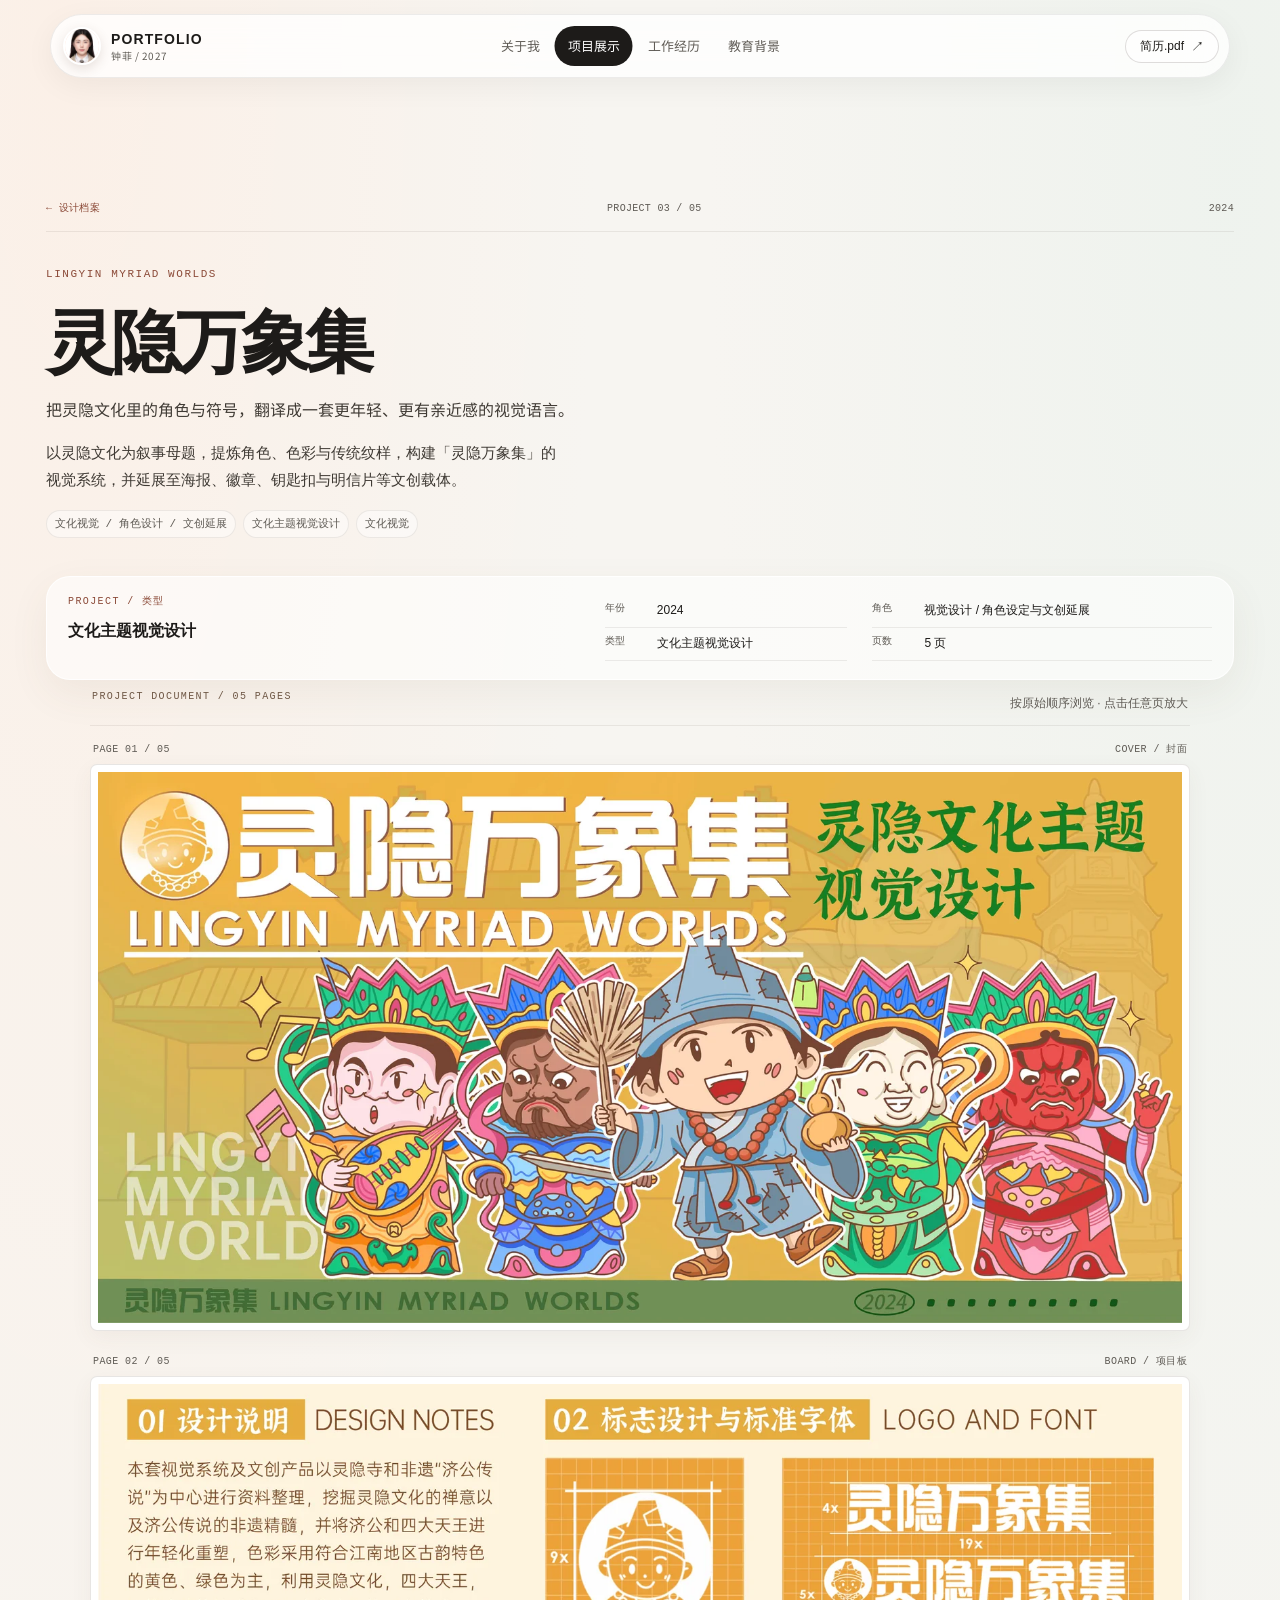
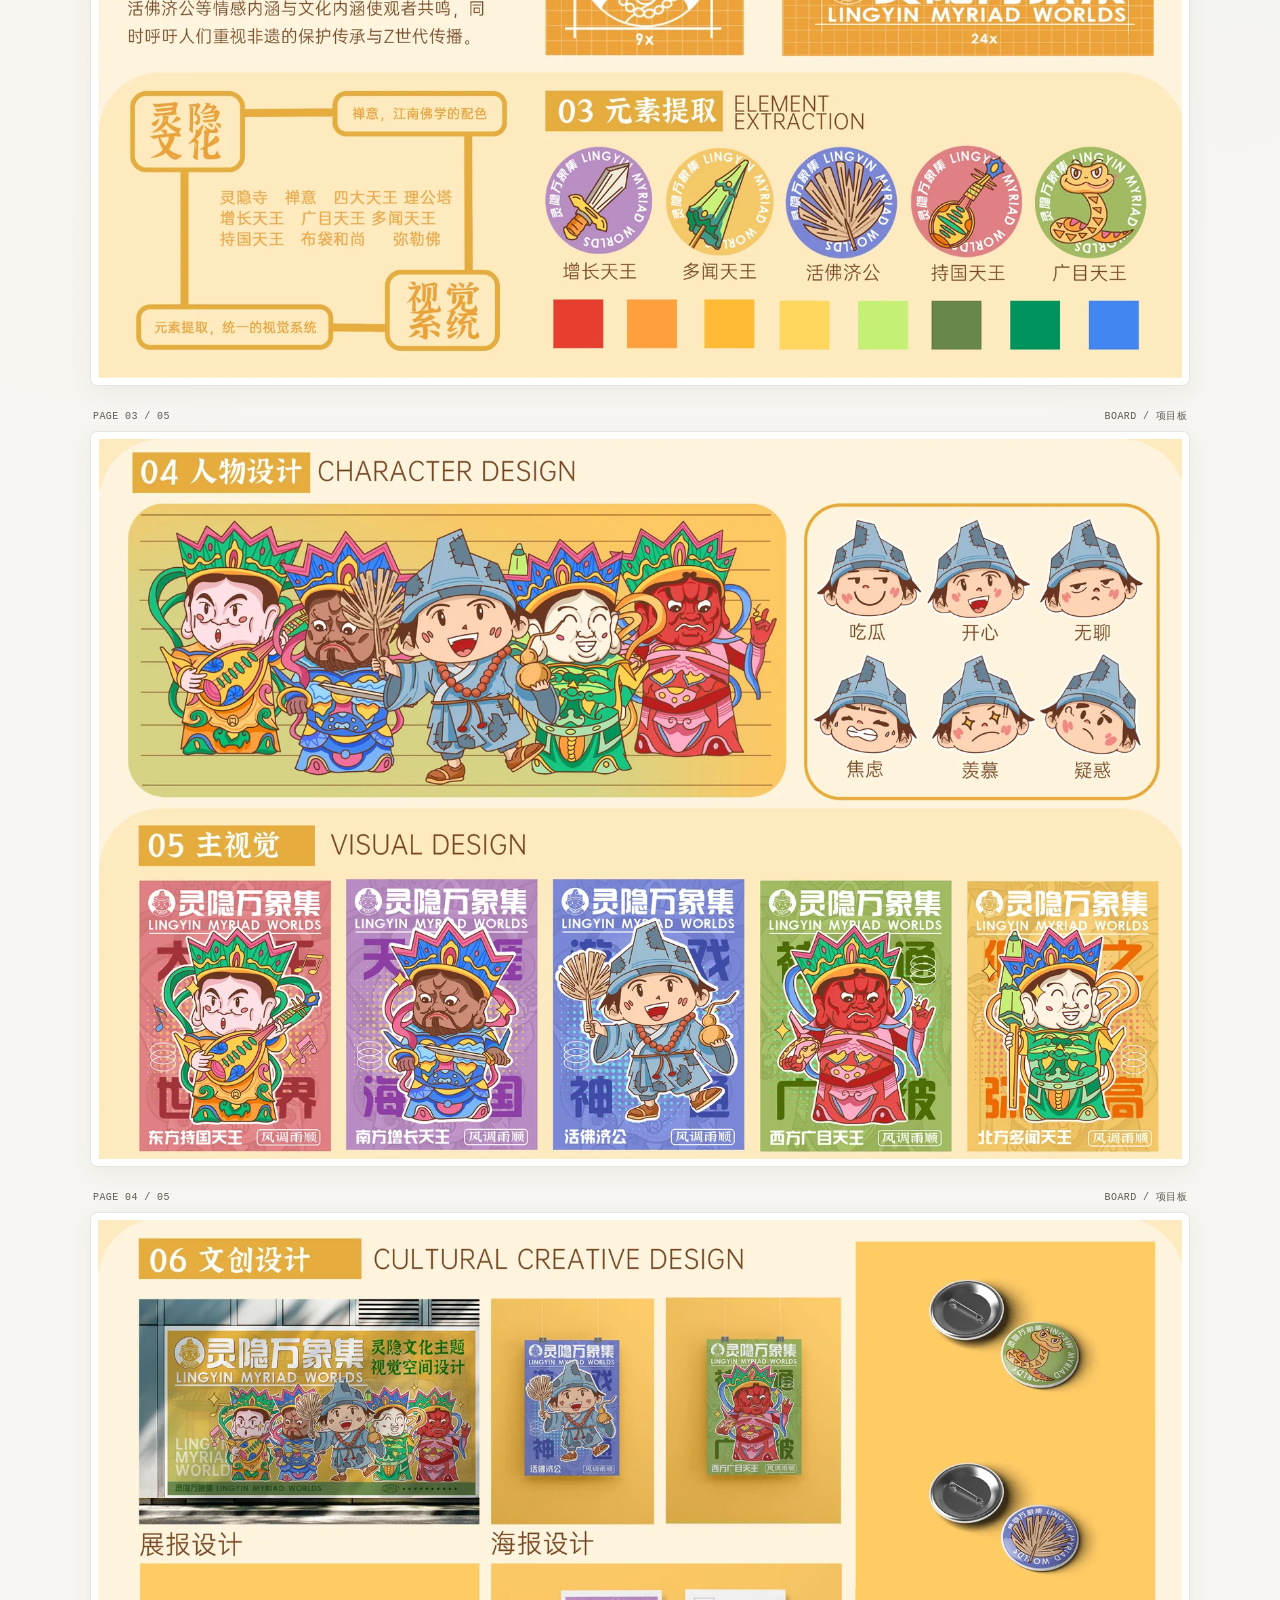
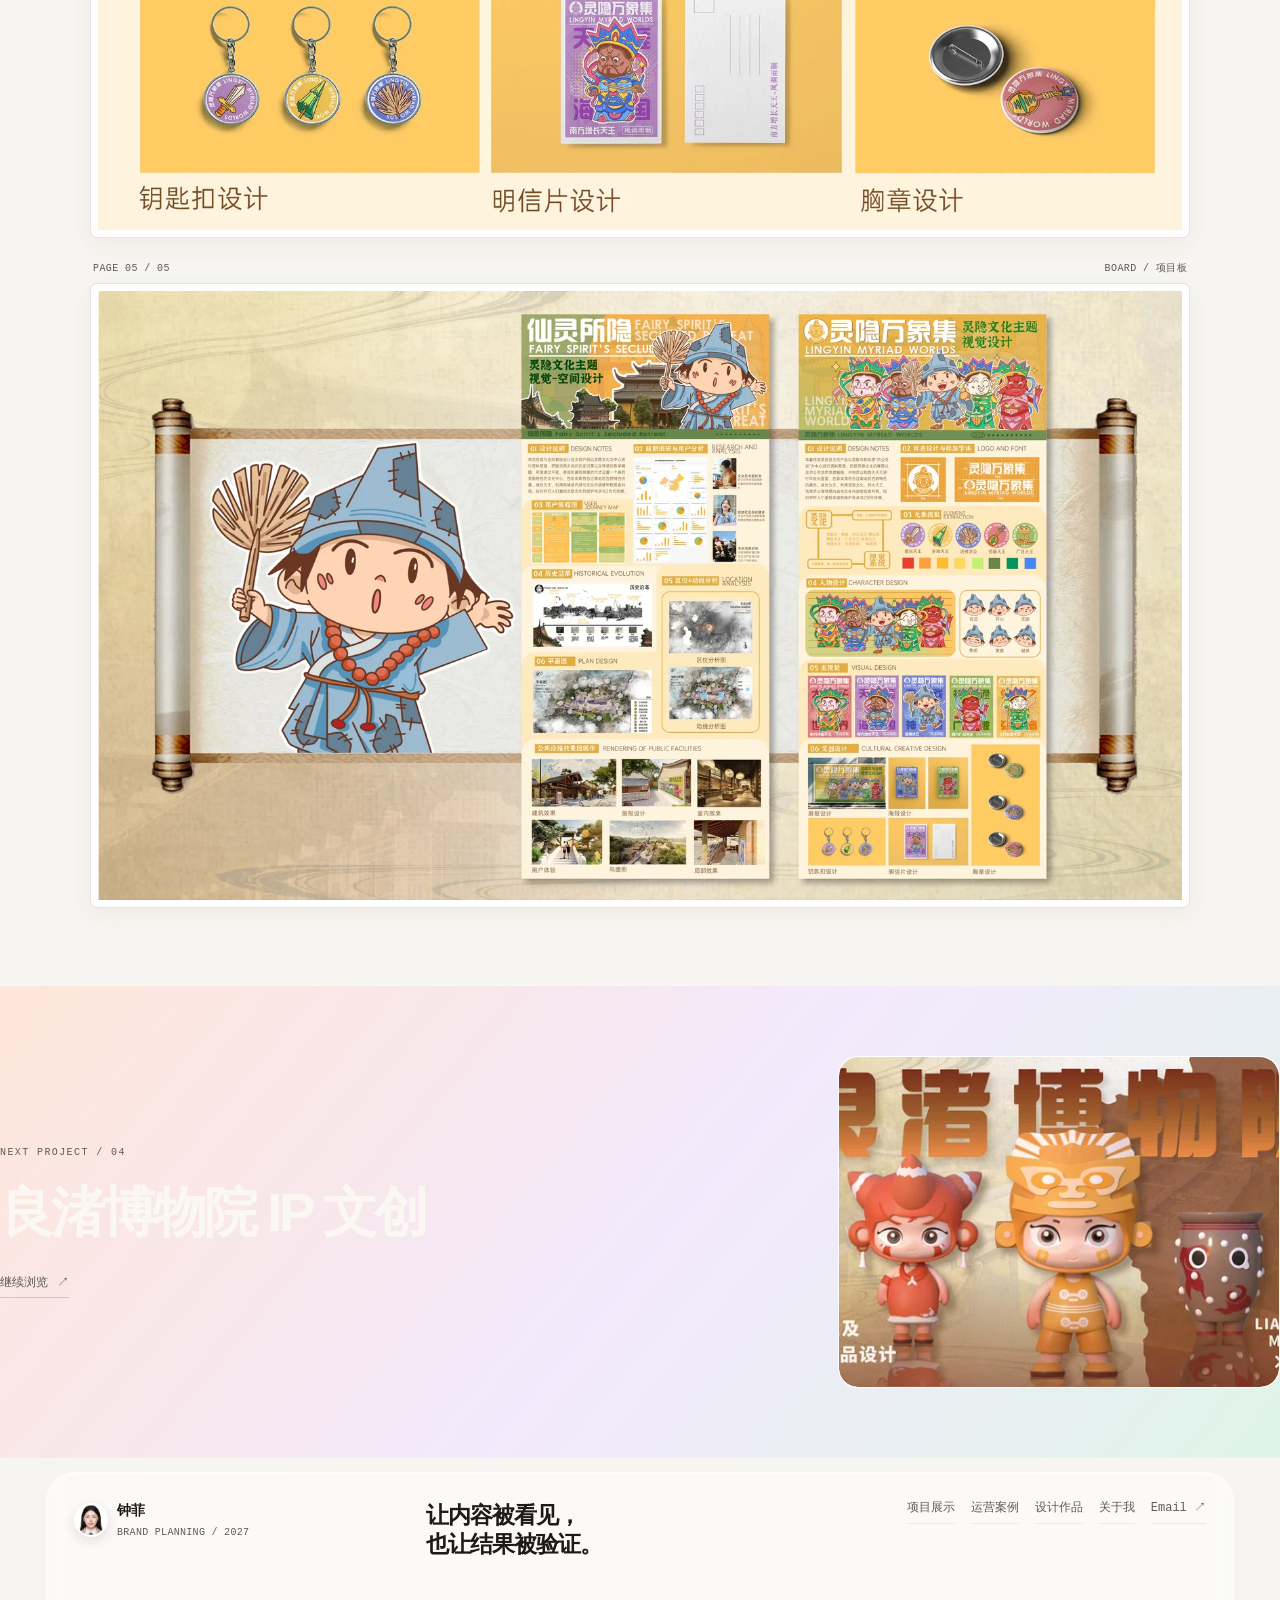
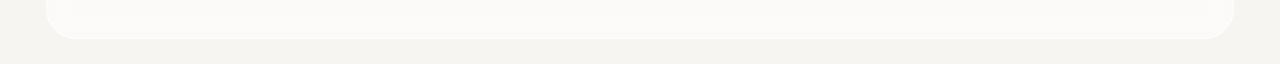
<file: design/lingyin.html>
<!doctype html>
<html lang="zh-CN">
<head>
  <meta charset="utf-8">

  <meta name="viewport" content="width=device-width, initial-scale=1">
  <meta name="theme-color" content="#fbf7f2">
  <meta name="author" content="钟菲">
  <title>灵隐万象集｜钟菲设计作品</title>
  <meta name="description" content="把灵隐文化里的角色与符号，翻译成一套更年轻、更有亲近感的视觉语言。 以灵隐文化为叙事母题，提炼角色、色彩与传统纹样，构建「灵隐万象集」的视觉系统，并延展至海报、徽章、钥匙扣与明信片等文创载体。">
  <link rel="canonical" href="https://feizhong278-ui.github.io/personal-web/design/lingyin.html">
  <meta property="og:type" content="website">
  <meta property="og:site_name" content="钟菲作品集">
  <meta property="og:title" content="灵隐万象集｜钟菲设计作品">
  <meta property="og:description" content="把灵隐文化里的角色与符号，翻译成一套更年轻、更有亲近感的视觉语言。 以灵隐文化为叙事母题，提炼角色、色彩与传统纹样，构建「灵隐万象集」的视觉系统，并延展至海报、徽章、钥匙扣与明信片等文创载体。">
  <meta property="og:url" content="https://feizhong278-ui.github.io/personal-web/design/lingyin.html">
  <meta property="og:image" content="https://feizhong278-ui.github.io/personal-web/assets/img/og-cover.jpg">
  <meta property="og:image:width" content="1200">
  <meta property="og:image:height" content="630">
  <meta property="og:locale" content="zh_CN">
  <meta name="twitter:card" content="summary_large_image">
  <meta name="twitter:title" content="灵隐万象集｜钟菲设计作品">
  <meta name="twitter:description" content="把灵隐文化里的角色与符号，翻译成一套更年轻、更有亲近感的视觉语言。 以灵隐文化为叙事母题，提炼角色、色彩与传统纹样，构建「灵隐万象集」的视觉系统，并延展至海报、徽章、钥匙扣与明信片等文创载体。">
  <meta name="twitter:image" content="https://feizhong278-ui.github.io/personal-web/assets/img/og-cover.jpg">
  <link rel="icon" href="../assets/favicon.png" type="image/png" sizes="64x64">
  <link rel="apple-touch-icon" href="../assets/img/apple-touch-icon.png">
  <link rel="preload" href="../assets/fonts/alibaba-puhuiti-heavy.woff2" as="font" type="font/woff2" crossorigin>
  <link rel="preload" href="../assets/fonts/source-han-sans-sc-regular.woff2" as="font" type="font/woff2" crossorigin>
  <link rel="stylesheet" href="../assets/css/site.css?v=20261112">
  <link rel="stylesheet" href="../assets/css/pastel.css?v=20261112">
  <script>document.documentElement.classList.add('js');</script>
  <script src="../assets/js/site.js?v=20261112" defer></script>


</head>
<body id="top" class="page-design-detail">
  <a class="skip-link" href="#main">跳到主要内容</a>

  <header class="site-header" data-header>
    <div class="nav-shell">
      <a class="brand" href="../index.html" aria-label="钟菲作品集首页">
        <span class="brand-avatar"><img src="../assets/img/portrait-160.webp" alt="" width="160" height="213" decoding="async"></span>
        <span class="brand-word">PORTFOLIO<small>钟菲 / 2027</small></span>
      </a>
      <nav class="desktop-nav" aria-label="主导航">
          <a href="../index.html#about" data-nav-section="about">关于我</a>
          <a href="../index.html#projects" data-nav-section="projects" class="is-active" aria-current="location">项目展示</a>
          <a href="../index.html#experience" data-nav-section="experience">工作经历</a>
          <a href="../index.html#education" data-nav-section="education">教育背景</a>
      </nav>
      <div class="header-tools">
        <a class="resume-link" href="../assets/docs/zhongfei-resume.pdf?v=20261110" download>简历.pdf <span aria-hidden="true">↗</span></a>
        <button class="menu-toggle" type="button" aria-expanded="false" aria-controls="mobile-menu" aria-label="打开菜单" data-menu-toggle>
          <span class="menu-toggle__label">菜单</span>
          <span class="menu-toggle__lines" aria-hidden="true"><i></i><i></i></span>
        </button>
      </div>
    </div>
    <div class="scroll-progress" data-scroll-progress aria-hidden="true"></div>
  </header>
  <div class="mobile-menu" id="mobile-menu" data-mobile-menu aria-hidden="true">
    <div class="mobile-menu__sheet">
      <div class="mobile-menu__top"><span>INDEX / 2027</span><span>HANGZHOU, CN</span></div>
      <nav class="mobile-nav" aria-label="移动端主导航">
        <a href="../index.html#about"><span>01</span>关于我<b>↗</b></a>
        <a href="../index.html#projects" class="is-active"><span>02</span>项目展示<b>↗</b></a>
        <a href="../index.html#experience"><span>03</span>工作经历<b>↗</b></a>
        <a href="../index.html#education"><span>04</span>教育背景<b>↗</b></a>
      </nav>
      <div class="mobile-menu__foot">
        <a href="mailto:zf13732218682@163.com">zf13732218682@163.com</a>
        <a href="../assets/docs/zhongfei-resume.pdf?v=20261110" download>下载简历 PDF ↓</a>
        <p>杭州 · 2027 届 · 可接受江浙沪机会</p>
      </div>
    </div>
  </div>
  <main id="main">

    <article class="project-page">
      <header class="project-hero">
        <div class="container">
          <div class="project-topline">
            <a href="../design.html">← 设计档案</a>
            <span>PROJECT 03 / 05</span>
            <span>2024</span>
          </div>
          <div class="project-heading">
            <p class="eyebrow">LINGYIN MYRIAD WORLDS</p>
            <h1>灵隐万象集</h1>
            <p class="project-summary">把灵隐文化里的角色与符号，翻译成一套更年轻、更有亲近感的视觉语言。</p>
            <p class="project-intro-text">以灵隐文化为叙事母题，提炼角色、色彩与传统纹样，构建「灵隐万象集」的视觉系统，并延展至海报、徽章、钥匙扣与明信片等文创载体。</p>
            <div class="project-tags"><span>文化视觉 / 角色设计 / 文创延展</span><span>文化主题视觉设计</span><span>文化视觉</span></div>
          </div>
          <div class="project-meta">
            <div class="project-meta__award"><span class="micro-label">PROJECT / 类型</span><span class="project-award project-award--type">文化主题视觉设计</span></div>
            <dl>
              <div><dt>年份</dt><dd>2024</dd></div>
              <div><dt>角色</dt><dd>视觉设计 / 角色设定与文创延展</dd></div>
              <div><dt>类型</dt><dd>文化主题视觉设计</dd></div>
              <div><dt>页数</dt><dd>5 页</dd></div>
            </dl>
          </div>
        </div>
      </header>


      <section class="project-reader" aria-label="完整项目板">
        <div class="container">
          <div class="project-reader__head">
            <p class="micro-label">PROJECT DOCUMENT / 05 PAGES</p>
            <p>按原始顺序浏览 · 点击任意页放大</p>
          </div>
          <div class="pdf-stack">
        <article class="pdf-page" id="board-01">
          <h2 class="visually-hidden">PAGE 01 / 05 · COVER / 封面</h2>
          <div class="pdf-page__bar"><span>PAGE 01 / 05</span><span>COVER / 封面</span></div>
          <button class="pdf-page__open" type="button" data-lightbox-group="project-lingyin" data-full="../assets/img/design/lingyin/board-01-2200.webp" data-caption="灵隐万象集 / 项目板 01" data-alt="灵隐万象集项目板 01"><span class="pdf-page__frame"><img src="../assets/img/design/lingyin/board-01-1600.webp" srcset="../assets/img/design/lingyin/board-01-640.webp 640w, ../assets/img/design/lingyin/board-01-1600.webp 1600w, ../assets/img/design/lingyin/board-01-2200.webp 2200w" sizes="(max-width: 900px) 100vw, 1080px" alt="灵隐万象集项目板 01" width="1600" height="813" decoding="async" class="pdf-page__img" loading="eager" fetchpriority="high"></span></button>
        </article>
        <article class="pdf-page" id="board-02">
          <h2 class="visually-hidden">PAGE 02 / 05 · BOARD / 项目板</h2>
          <div class="pdf-page__bar"><span>PAGE 02 / 05</span><span>BOARD / 项目板</span></div>
          <button class="pdf-page__open" type="button" data-lightbox-group="project-lingyin" data-full="../assets/img/design/lingyin/board-02-2200.webp" data-caption="灵隐万象集 / 项目板 02" data-alt="灵隐万象集项目板 02"><span class="pdf-page__frame"><img src="../assets/img/design/lingyin/board-02-1600.webp" srcset="../assets/img/design/lingyin/board-02-640.webp 640w, ../assets/img/design/lingyin/board-02-1600.webp 1600w, ../assets/img/design/lingyin/board-02-2200.webp 2200w" sizes="(max-width: 900px) 100vw, 1080px" alt="灵隐万象集项目板 02" width="1600" height="878" decoding="async" class="pdf-page__img" loading="lazy"></span></button>
        </article>
        <article class="pdf-page" id="board-03">
          <h2 class="visually-hidden">PAGE 03 / 05 · BOARD / 项目板</h2>
          <div class="pdf-page__bar"><span>PAGE 03 / 05</span><span>BOARD / 项目板</span></div>
          <button class="pdf-page__open" type="button" data-lightbox-group="project-lingyin" data-full="../assets/img/design/lingyin/board-03-2200.webp" data-caption="灵隐万象集 / 项目板 03" data-alt="灵隐万象集项目板 03"><span class="pdf-page__frame"><img src="../assets/img/design/lingyin/board-03-1600.webp" srcset="../assets/img/design/lingyin/board-03-640.webp 640w, ../assets/img/design/lingyin/board-03-1600.webp 1600w, ../assets/img/design/lingyin/board-03-2200.webp 2200w" sizes="(max-width: 900px) 100vw, 1080px" alt="灵隐万象集项目板 03" width="1600" height="1062" decoding="async" class="pdf-page__img" loading="lazy"></span></button>
        </article>
        <article class="pdf-page" id="board-04">
          <h2 class="visually-hidden">PAGE 04 / 05 · BOARD / 项目板</h2>
          <div class="pdf-page__bar"><span>PAGE 04 / 05</span><span>BOARD / 项目板</span></div>
          <button class="pdf-page__open" type="button" data-lightbox-group="project-lingyin" data-full="../assets/img/design/lingyin/board-04-2200.webp" data-caption="灵隐万象集 / 项目板 04" data-alt="灵隐万象集项目板 04"><span class="pdf-page__frame"><img src="../assets/img/design/lingyin/board-04-1600.webp" srcset="../assets/img/design/lingyin/board-04-640.webp 640w, ../assets/img/design/lingyin/board-04-1600.webp 1600w, ../assets/img/design/lingyin/board-04-2200.webp 2200w" sizes="(max-width: 900px) 100vw, 1080px" alt="灵隐万象集项目板 04" width="1600" height="900" decoding="async" class="pdf-page__img" loading="lazy"></span></button>
        </article>
        <article class="pdf-page" id="board-05">
          <h2 class="visually-hidden">PAGE 05 / 05 · BOARD / 项目板</h2>
          <div class="pdf-page__bar"><span>PAGE 05 / 05</span><span>BOARD / 项目板</span></div>
          <button class="pdf-page__open" type="button" data-lightbox-group="project-lingyin" data-full="../assets/img/design/lingyin/board-05-2200.webp" data-caption="灵隐万象集 / 项目板 05" data-alt="灵隐万象集项目板 05"><span class="pdf-page__frame"><img src="../assets/img/design/lingyin/board-05-1600.webp" srcset="../assets/img/design/lingyin/board-05-640.webp 640w, ../assets/img/design/lingyin/board-05-1600.webp 1600w, ../assets/img/design/lingyin/board-05-2200.webp 2200w" sizes="(max-width: 900px) 100vw, 1080px" alt="灵隐万象集项目板 05" width="1600" height="900" decoding="async" class="pdf-page__img" loading="lazy"></span></button>
        </article></div>
        </div>
      </section>

      <nav class="project-next" aria-label="下一个项目">
        <a href="liangzhu.html" data-cursor="NEXT">
          <div class="project-next__copy">
            <p class="micro-label">NEXT PROJECT / 04</p>
            <span class="project-next__title">良渚博物院 IP 文创</span>
            <span class="project-next__cta">继续浏览 <b>↗</b></span>
          </div>
          <div class="project-next__media"><img src="../assets/img/design/liangzhu/board-01-640.webp" srcset="../assets/img/design/liangzhu/board-01-640.webp 640w, ../assets/img/design/liangzhu/board-01-1600.webp 1600w, ../assets/img/design/liangzhu/board-01-2200.webp 2200w" sizes="34vw" alt="良渚博物院 IP 文创项目封面" width="8000" height="4500" loading="lazy" decoding="async"></div>
        </a>
      </nav>
    </article>

  </main>

  <footer class="site-footer">
    <div class="container">
      <div class="footer-card">
        <div class="footer-main">
          <a class="footer-brand" href="../index.html" aria-label="回到首页">
            <span class="brand-avatar"><img src="../assets/img/portrait-160.webp" alt="" width="160" height="213" loading="lazy" decoding="async"></span>
            <span><strong>钟菲</strong><small>BRAND PLANNING / 2027</small></span>
          </a>
          <p class="footer-statement">让内容被看见，<br>也让结果被验证。</p>
          <div class="footer-links">
            <a href="../index.html#projects">项目展示</a>
            <a href="../operations.html">运营案例</a>
            <a href="../design.html">设计作品</a>
            <a href="../about.html">关于我</a>
            <a href="mailto:zf13732218682@163.com">Email ↗</a>
          </div>
        </div>
      </div>
    </div>
  </footer>
  <dialog class="lightbox" data-lightbox-dialog aria-label="图片查看器">
    <div class="lightbox__bar">
      <span class="lightbox__count" data-lightbox-count>01 / 01</span>
      <div class="lightbox__tools">
        <a class="lightbox__raw" data-lightbox-raw href="#" target="_blank" rel="noopener">原图 ↗</a>
        <button class="lightbox__close" type="button" data-lightbox-close aria-label="关闭图片查看器">关闭 ×</button>
      </div>
    </div>
    <div class="lightbox__stage" data-lightbox-stage>
      <button class="lightbox__nav lightbox__nav--prev" type="button" data-lightbox-prev aria-label="上一张">←</button>
      <figure class="lightbox__figure">
        <img data-lightbox-img src="[data-uri]" alt="" width="1" height="1">
        <figcaption data-lightbox-caption></figcaption>
      </figure>
      <button class="lightbox__nav lightbox__nav--next" type="button" data-lightbox-next aria-label="下一张">→</button>
    </div>
  </dialog>
  <div class="cursor" data-cursor aria-hidden="true"><span data-cursor-label></span></div>
  <div class="toast" data-toast role="status" aria-live="polite"></div>
</body>
</html>
</file>
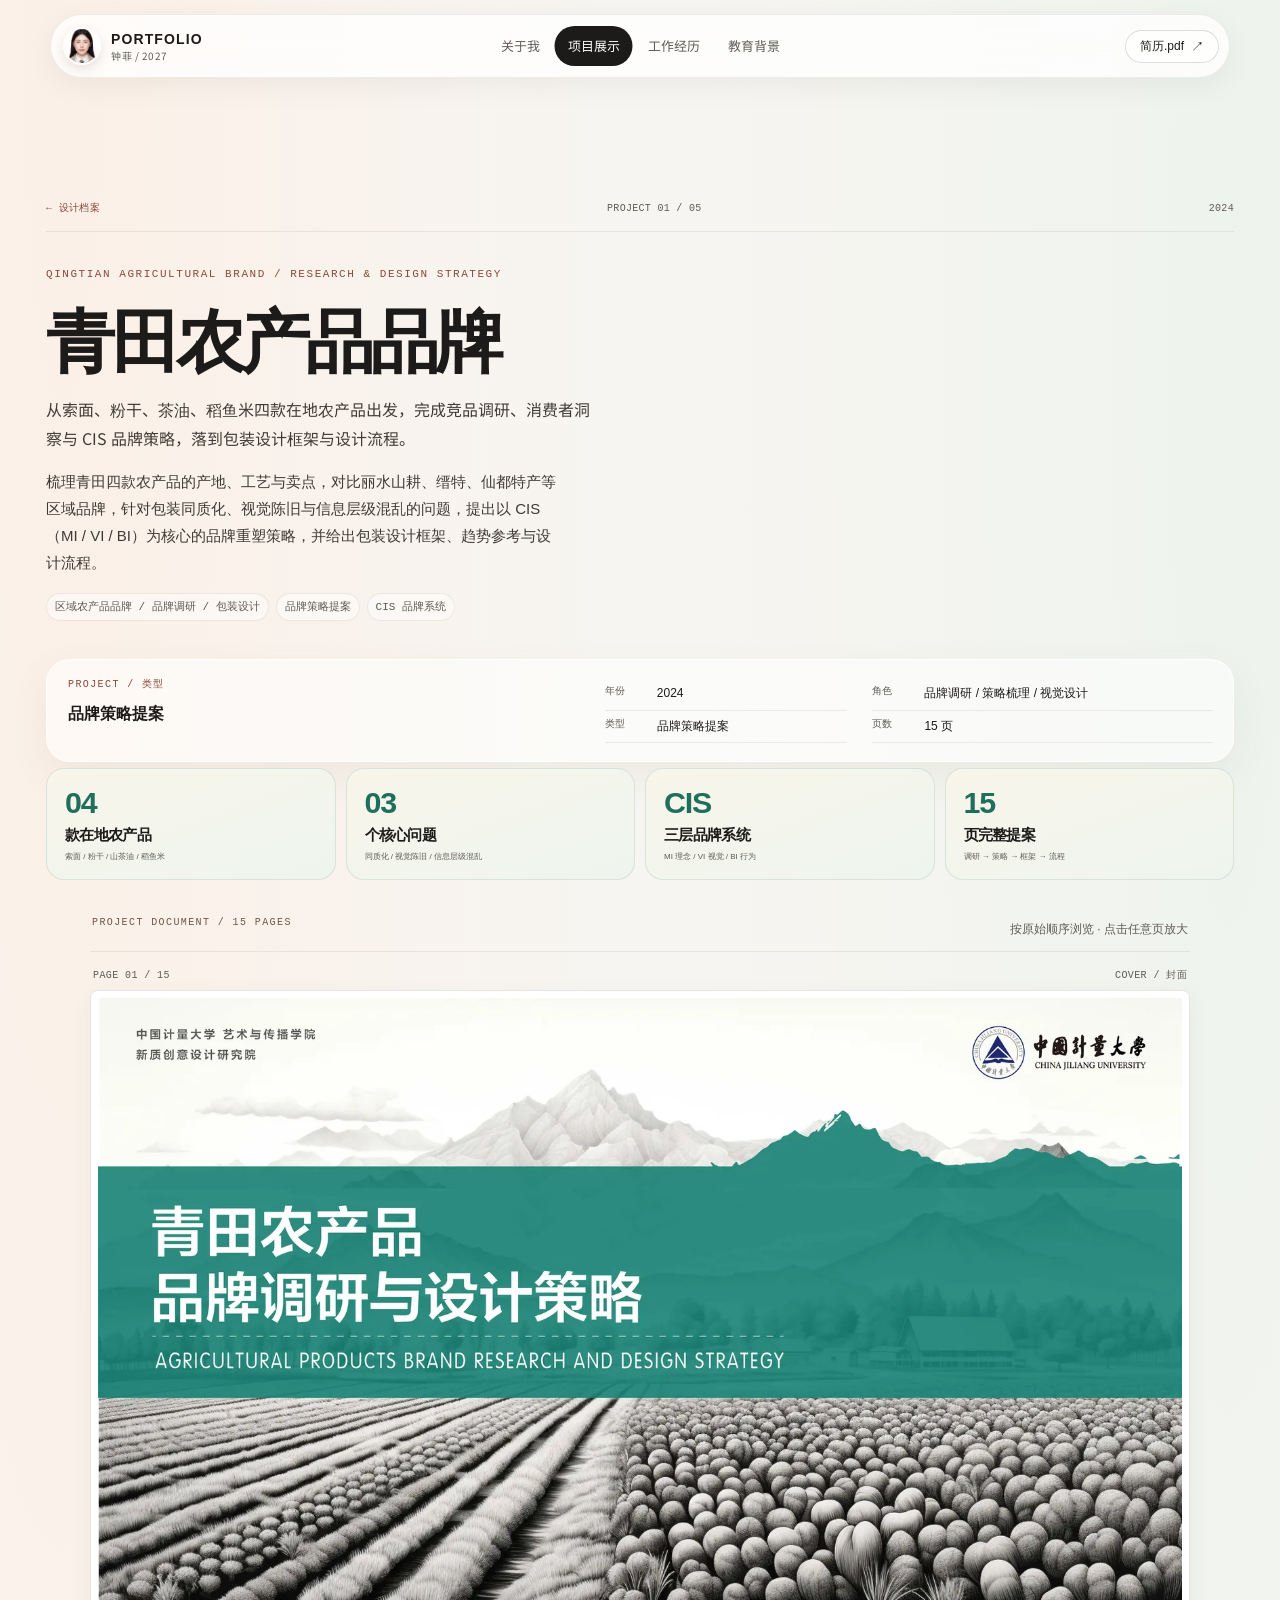
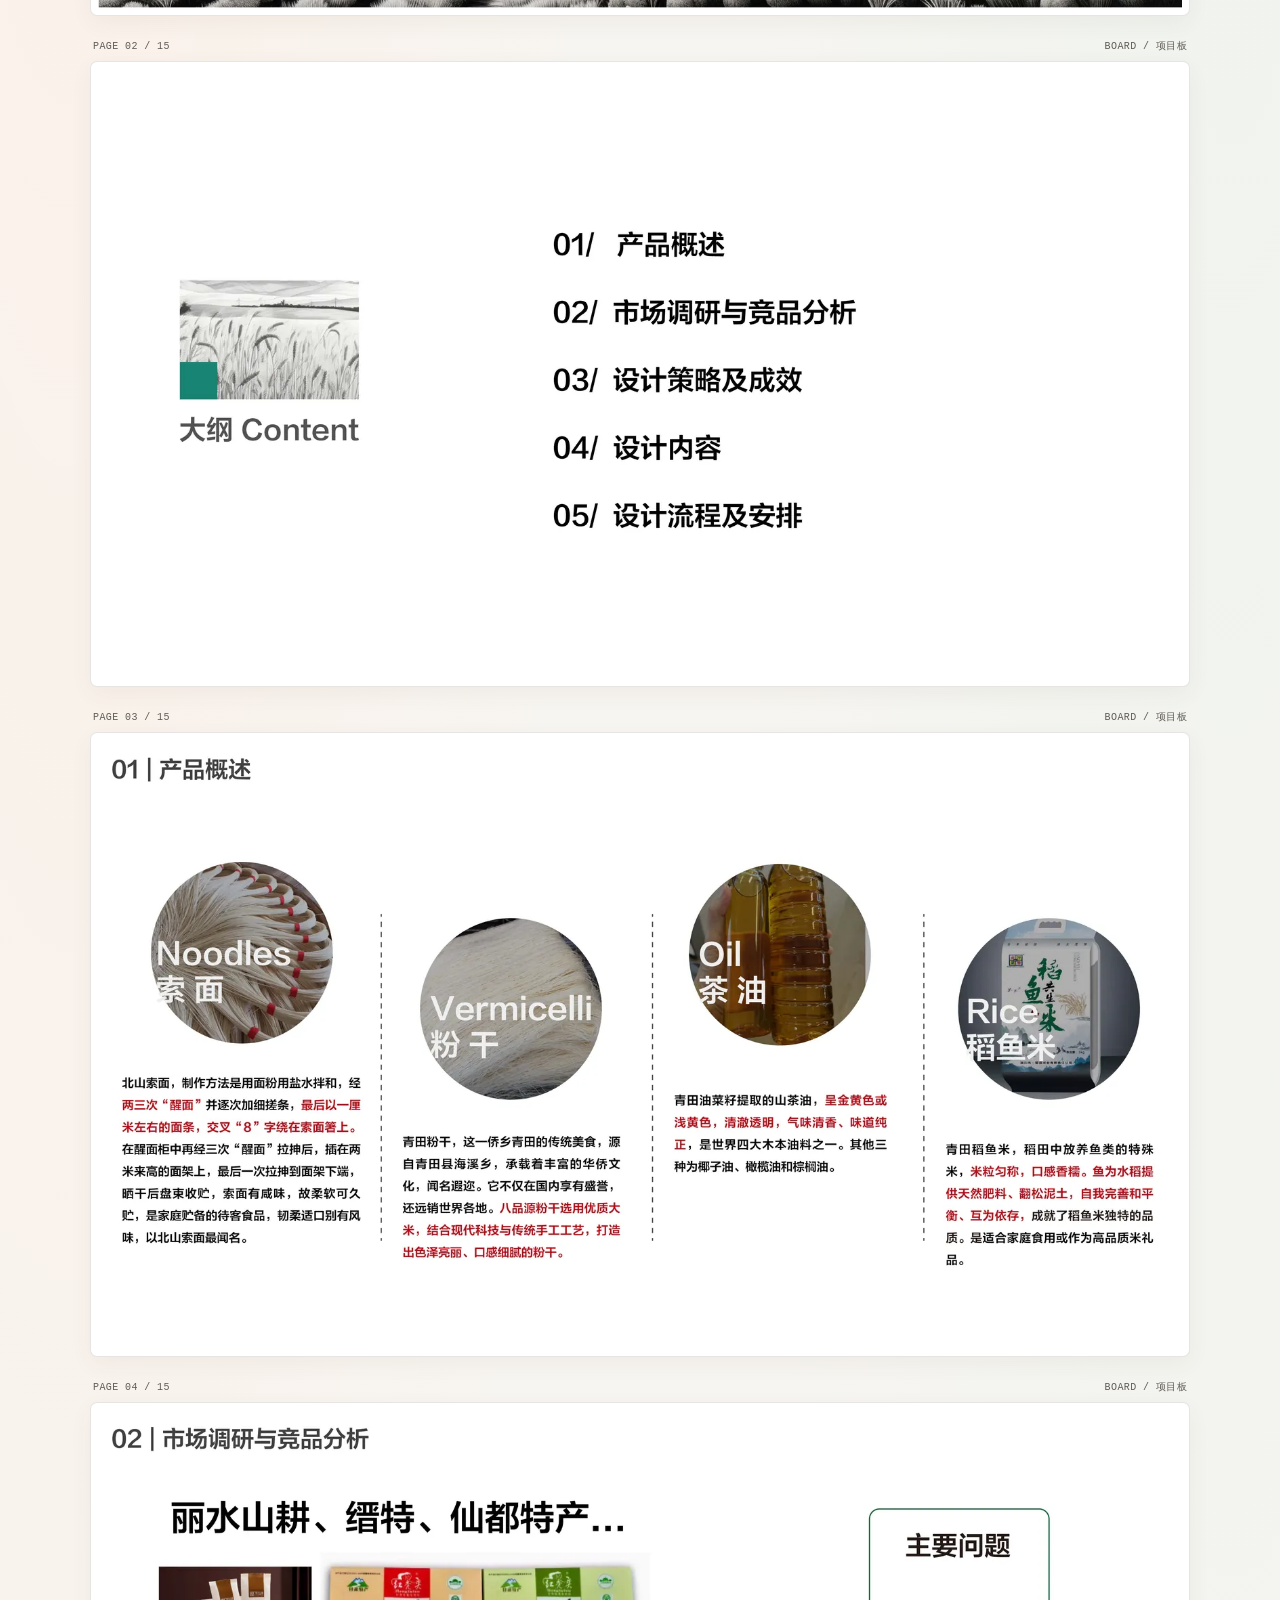
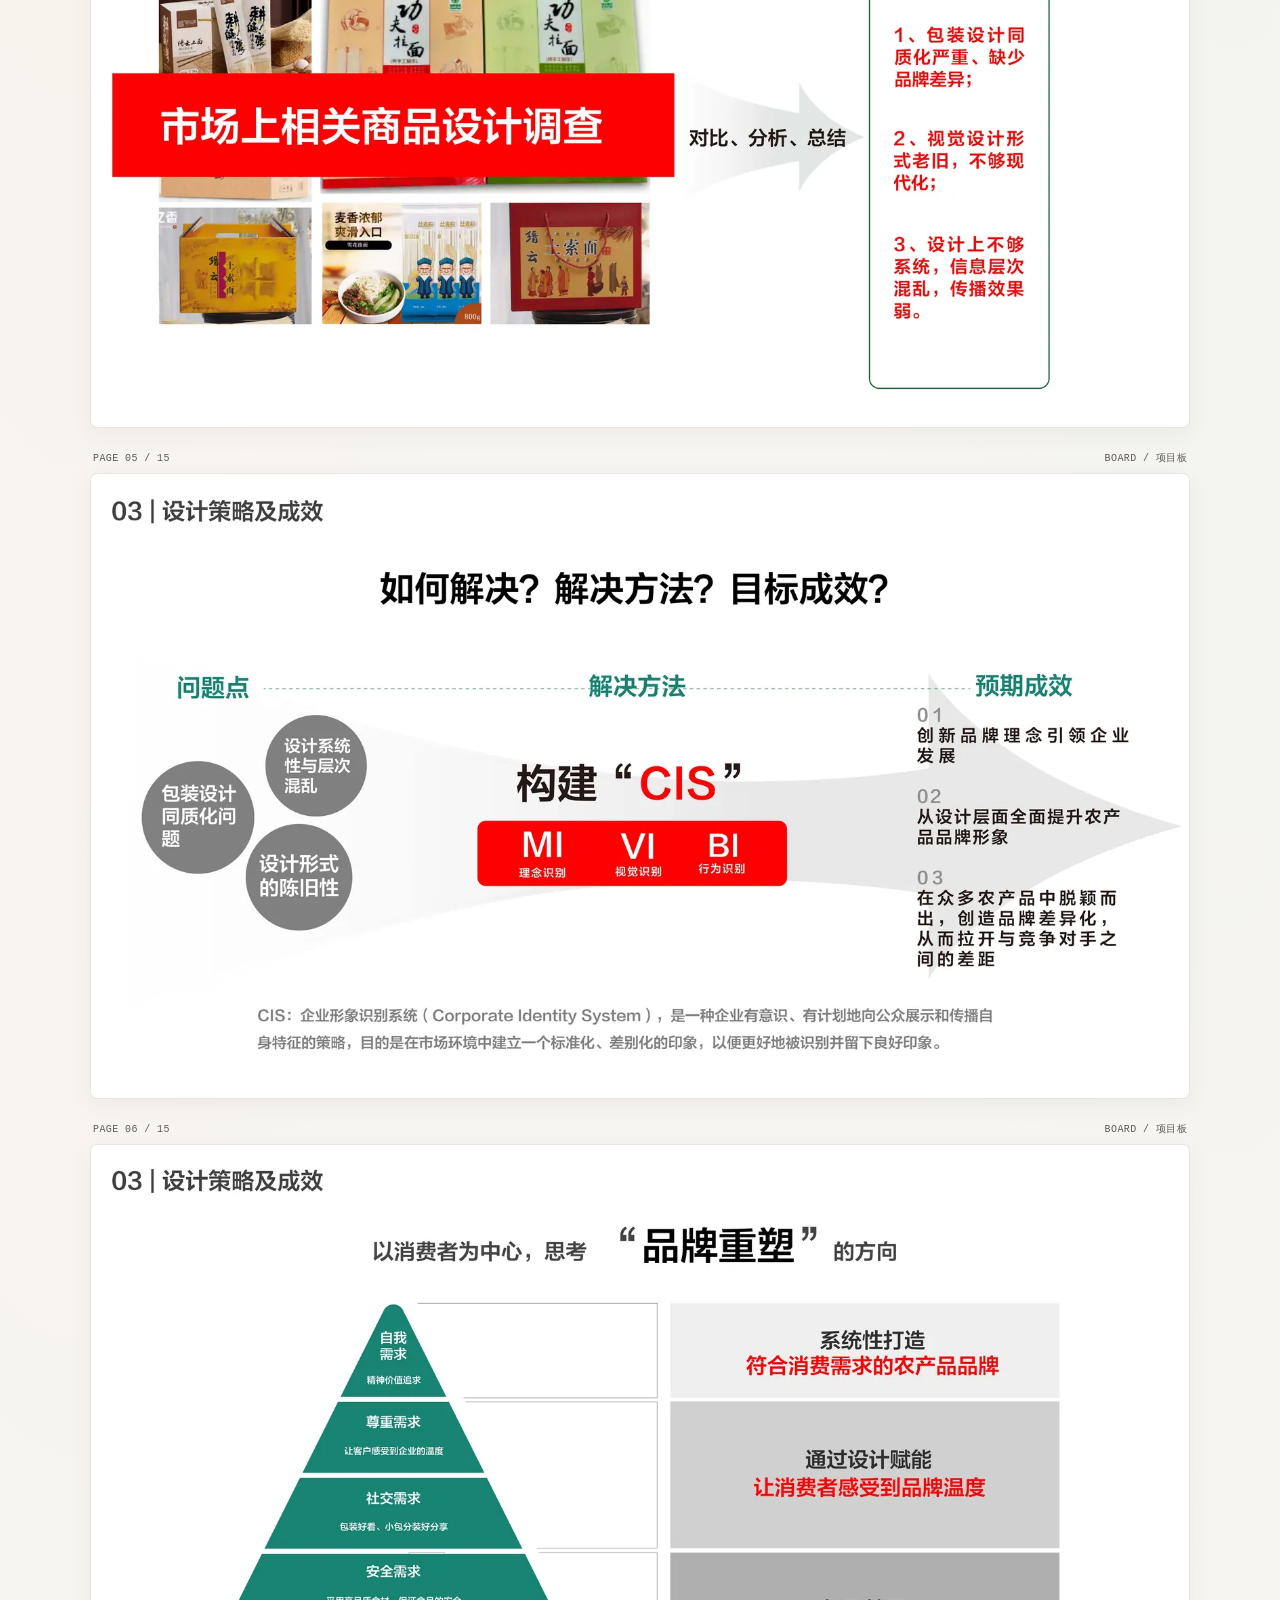
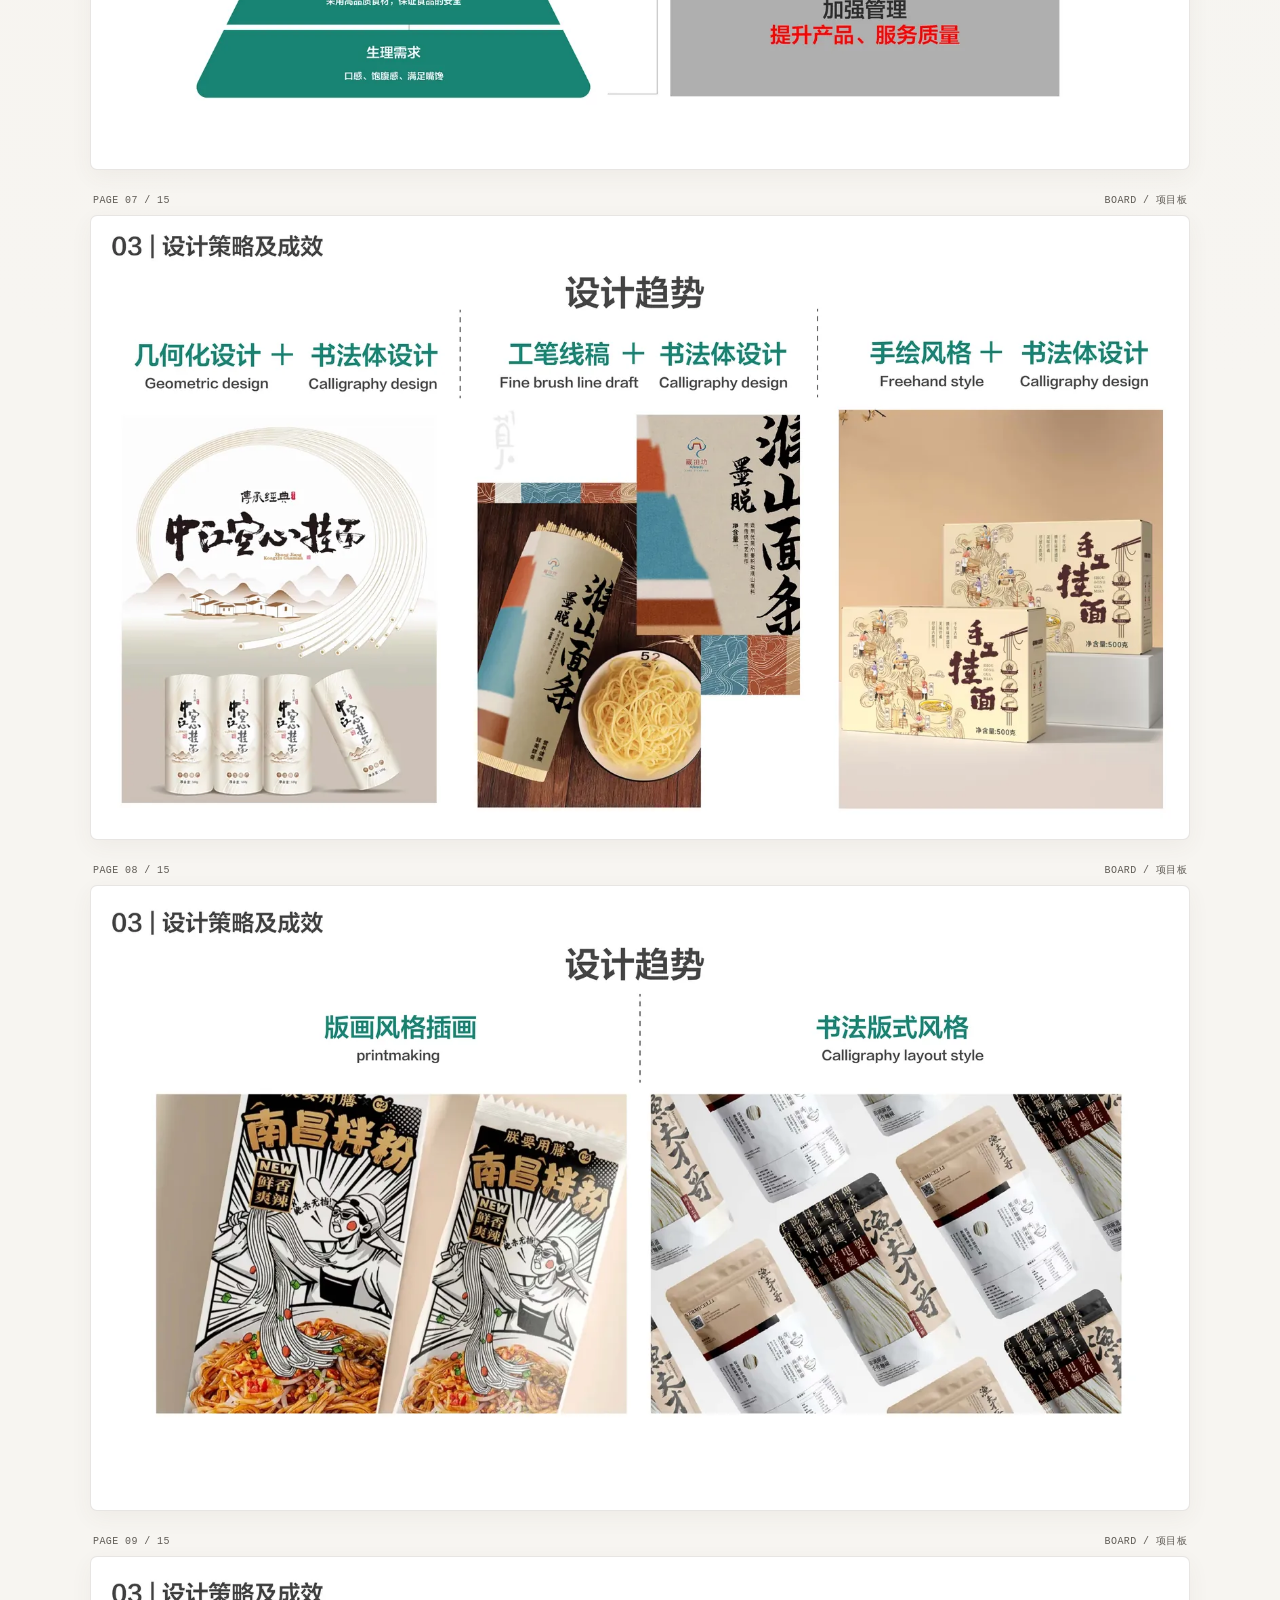
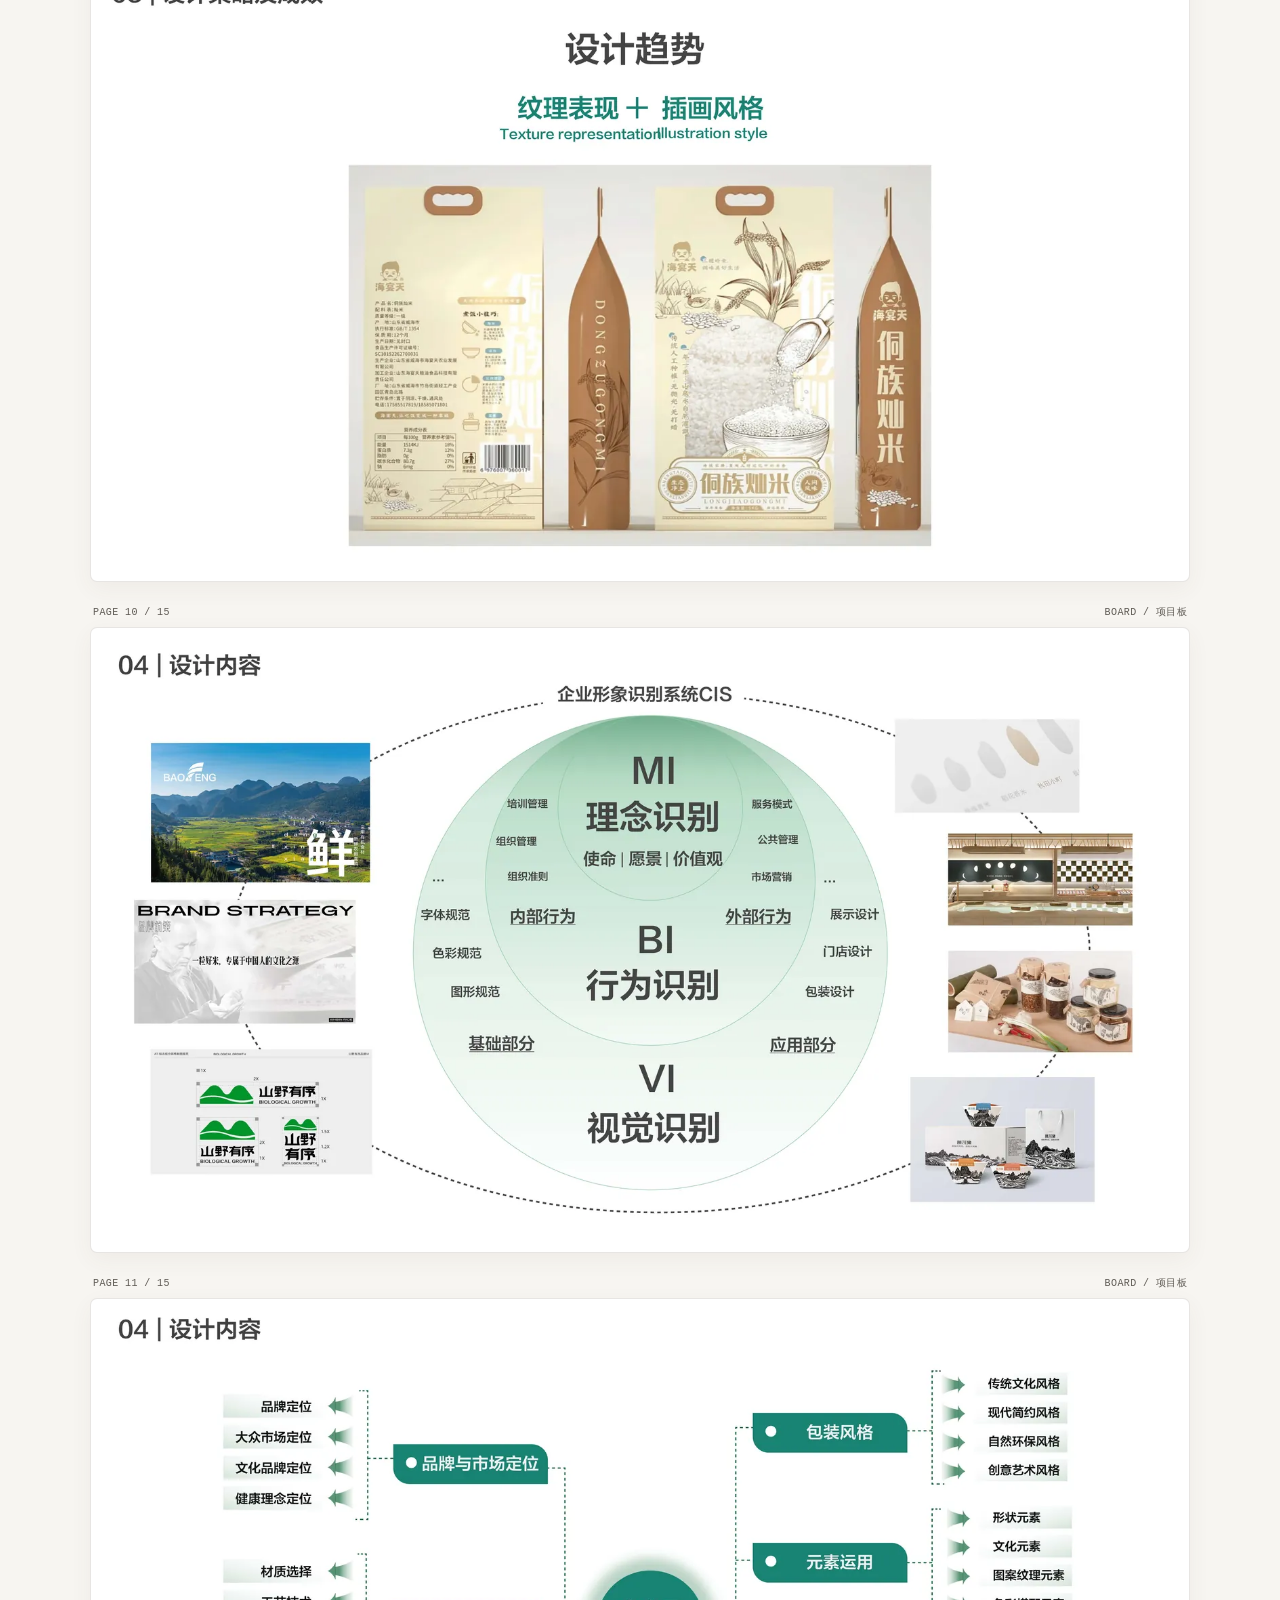
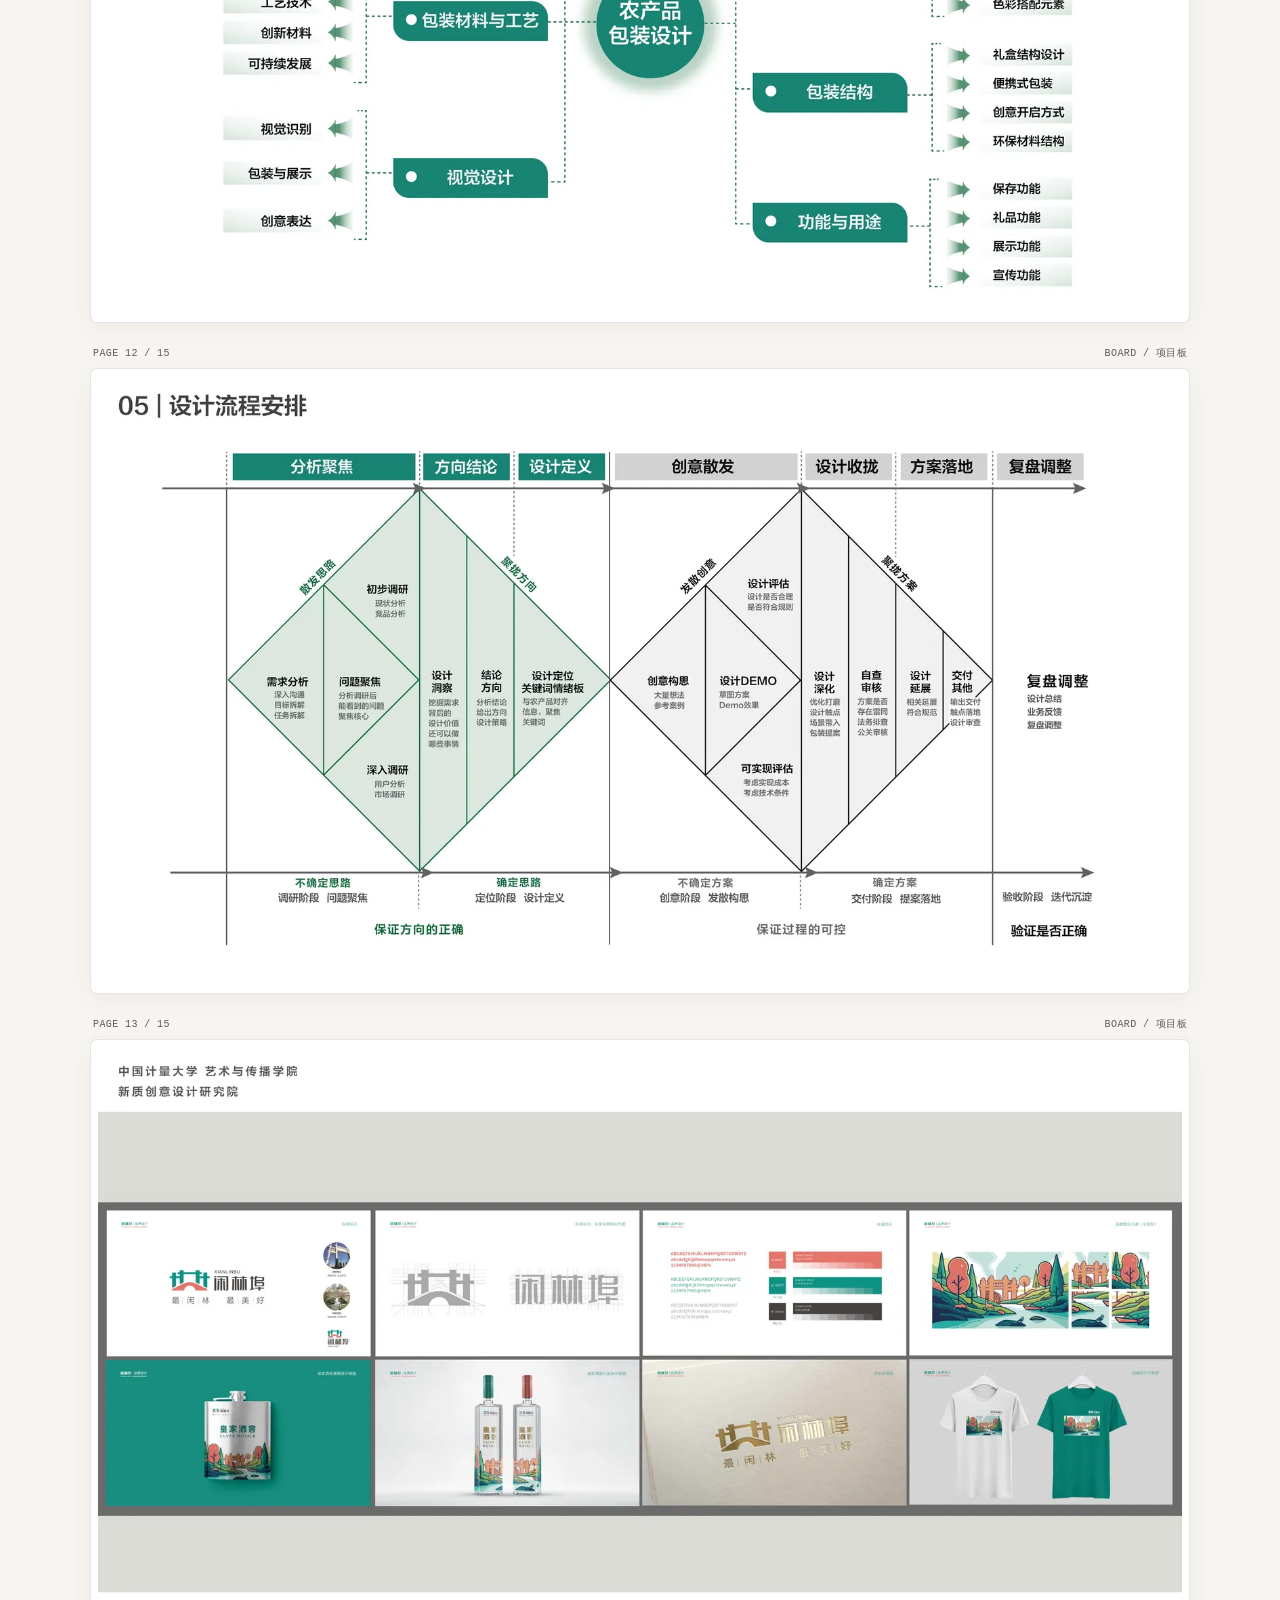
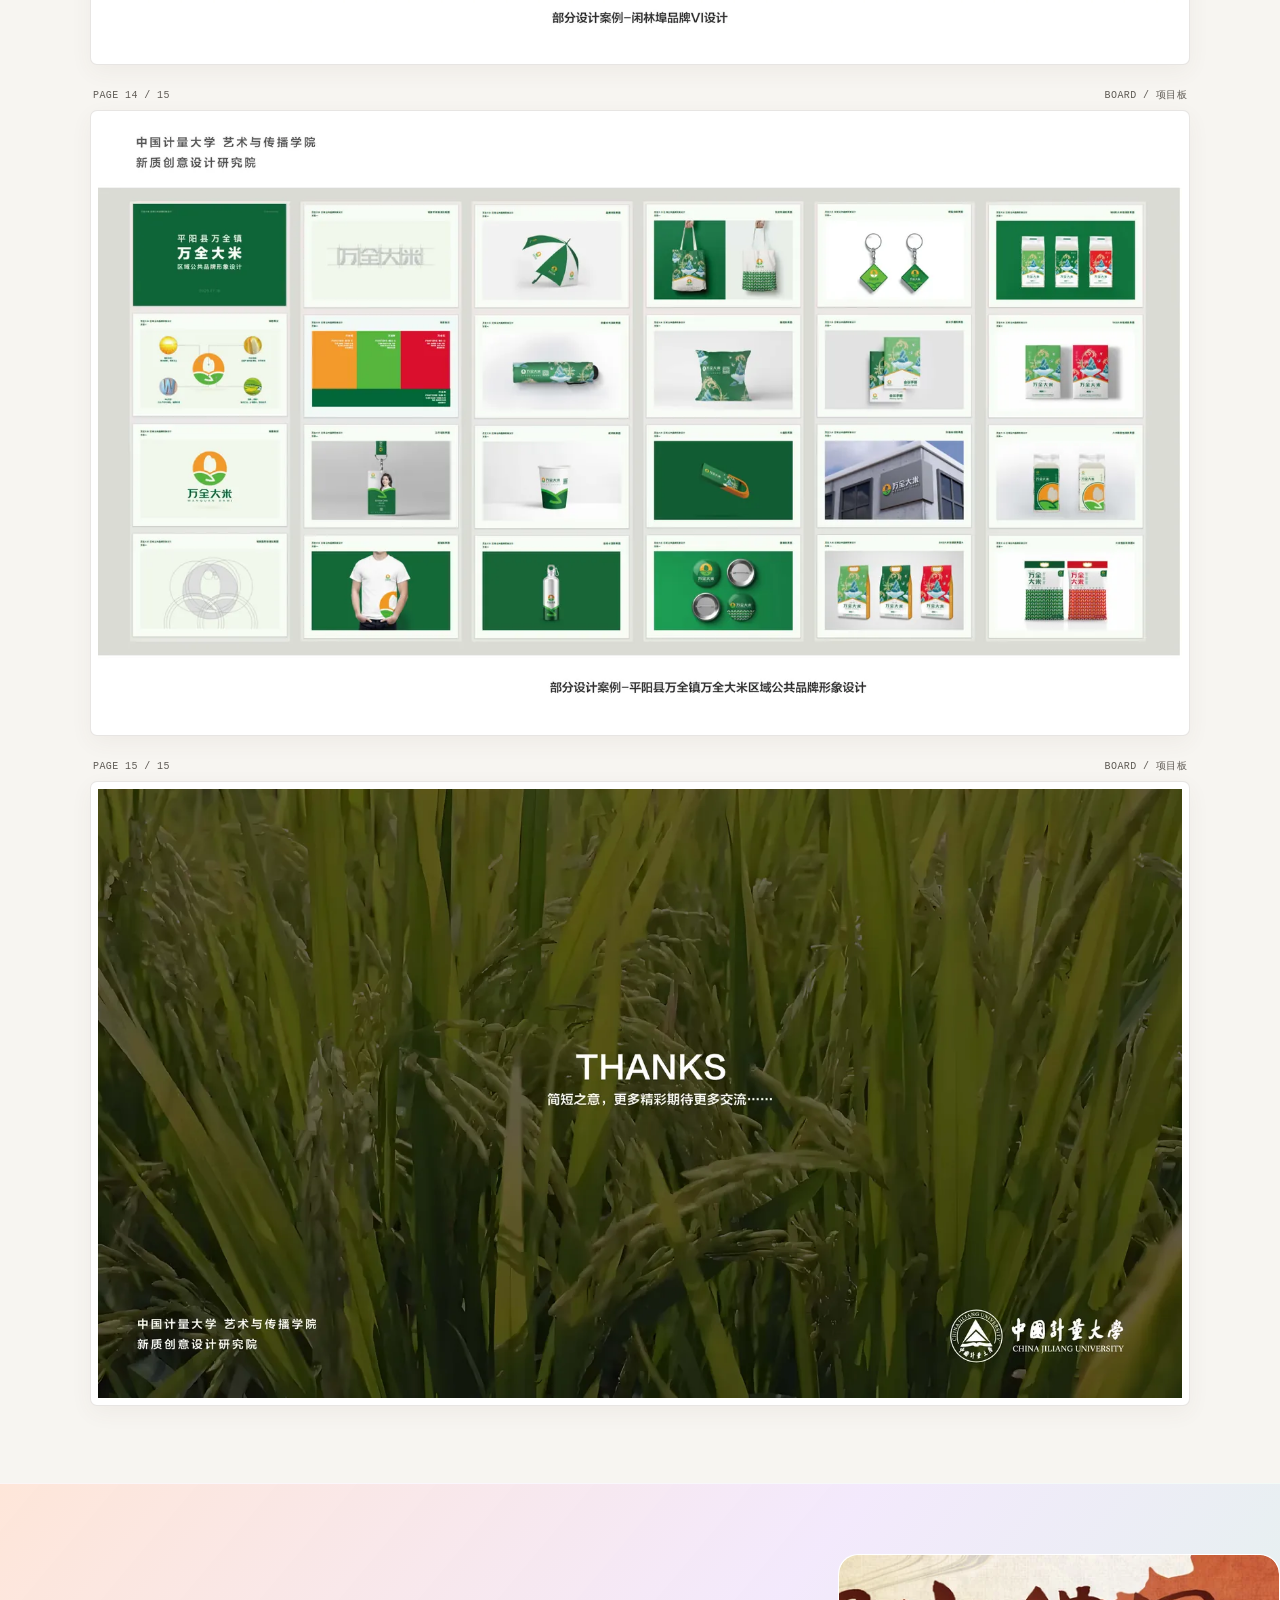
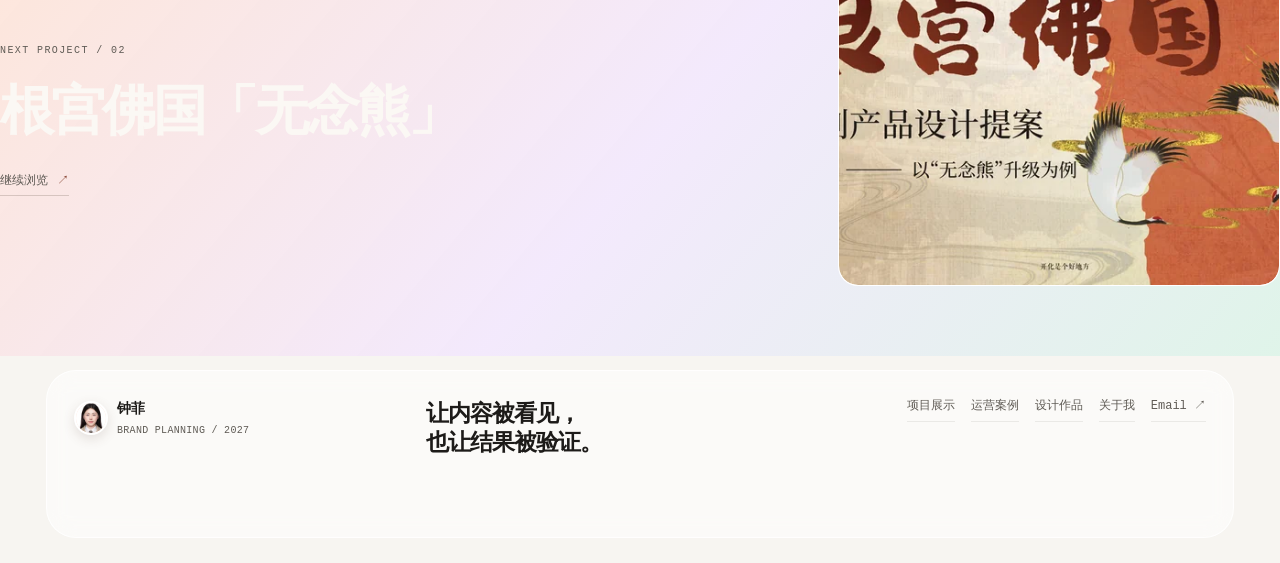
<file: design/qingtian.html>
<!doctype html>
<html lang="zh-CN">
<head>
  <meta charset="utf-8">

  <meta name="viewport" content="width=device-width, initial-scale=1">
  <meta name="theme-color" content="#fbf7f2">
  <meta name="author" content="钟菲">
  <title>青田农产品品牌｜钟菲设计作品</title>
  <meta name="description" content="从索面、粉干、茶油、稻鱼米四款在地农产品出发，完成竞品调研、消费者洞察与 CIS 品牌策略，落到包装设计框架与设计流程。 梳理青田四款农产品的产地、工艺与卖点，对比丽水山耕、缙特、仙都特产等区域品牌，针对包装同质化、视觉陈旧与信息层级混乱的问题，提出以 CIS（MI / VI / BI）为核心的品牌重塑策略，并给出包装设计框架、趋势参考与设计流程。">
  <link rel="canonical" href="https://feizhong278-ui.github.io/personal-web/design/qingtian.html">
  <meta property="og:type" content="website">
  <meta property="og:site_name" content="钟菲作品集">
  <meta property="og:title" content="青田农产品品牌｜钟菲设计作品">
  <meta property="og:description" content="从索面、粉干、茶油、稻鱼米四款在地农产品出发，完成竞品调研、消费者洞察与 CIS 品牌策略，落到包装设计框架与设计流程。 梳理青田四款农产品的产地、工艺与卖点，对比丽水山耕、缙特、仙都特产等区域品牌，针对包装同质化、视觉陈旧与信息层级混乱的问题，提出以 CIS（MI / VI / BI）为核心的品牌重塑策略，并给出包装设计框架、趋势参考与设计流程。">
  <meta property="og:url" content="https://feizhong278-ui.github.io/personal-web/design/qingtian.html">
  <meta property="og:image" content="https://feizhong278-ui.github.io/personal-web/assets/img/og-cover.jpg">
  <meta property="og:image:width" content="1200">
  <meta property="og:image:height" content="630">
  <meta property="og:locale" content="zh_CN">
  <meta name="twitter:card" content="summary_large_image">
  <meta name="twitter:title" content="青田农产品品牌｜钟菲设计作品">
  <meta name="twitter:description" content="从索面、粉干、茶油、稻鱼米四款在地农产品出发，完成竞品调研、消费者洞察与 CIS 品牌策略，落到包装设计框架与设计流程。 梳理青田四款农产品的产地、工艺与卖点，对比丽水山耕、缙特、仙都特产等区域品牌，针对包装同质化、视觉陈旧与信息层级混乱的问题，提出以 CIS（MI / VI / BI）为核心的品牌重塑策略，并给出包装设计框架、趋势参考与设计流程。">
  <meta name="twitter:image" content="https://feizhong278-ui.github.io/personal-web/assets/img/og-cover.jpg">
  <link rel="icon" href="../assets/favicon.png" type="image/png" sizes="64x64">
  <link rel="apple-touch-icon" href="../assets/img/apple-touch-icon.png">
  <link rel="preload" href="../assets/fonts/alibaba-puhuiti-heavy.woff2" as="font" type="font/woff2" crossorigin>
  <link rel="preload" href="../assets/fonts/source-han-sans-sc-regular.woff2" as="font" type="font/woff2" crossorigin>
  <link rel="stylesheet" href="../assets/css/site.css?v=20261112">
  <link rel="stylesheet" href="../assets/css/pastel.css?v=20261112">
  <script>document.documentElement.classList.add('js');</script>
  <script src="../assets/js/site.js?v=20261112" defer></script>


</head>
<body id="top" class="page-design-detail">
  <a class="skip-link" href="#main">跳到主要内容</a>

  <header class="site-header" data-header>
    <div class="nav-shell">
      <a class="brand" href="../index.html" aria-label="钟菲作品集首页">
        <span class="brand-avatar"><img src="../assets/img/portrait-160.webp" alt="" width="160" height="213" decoding="async"></span>
        <span class="brand-word">PORTFOLIO<small>钟菲 / 2027</small></span>
      </a>
      <nav class="desktop-nav" aria-label="主导航">
          <a href="../index.html#about" data-nav-section="about">关于我</a>
          <a href="../index.html#projects" data-nav-section="projects" class="is-active" aria-current="location">项目展示</a>
          <a href="../index.html#experience" data-nav-section="experience">工作经历</a>
          <a href="../index.html#education" data-nav-section="education">教育背景</a>
      </nav>
      <div class="header-tools">
        <a class="resume-link" href="../assets/docs/zhongfei-resume.pdf?v=20261110" download>简历.pdf <span aria-hidden="true">↗</span></a>
        <button class="menu-toggle" type="button" aria-expanded="false" aria-controls="mobile-menu" aria-label="打开菜单" data-menu-toggle>
          <span class="menu-toggle__label">菜单</span>
          <span class="menu-toggle__lines" aria-hidden="true"><i></i><i></i></span>
        </button>
      </div>
    </div>
    <div class="scroll-progress" data-scroll-progress aria-hidden="true"></div>
  </header>
  <div class="mobile-menu" id="mobile-menu" data-mobile-menu aria-hidden="true">
    <div class="mobile-menu__sheet">
      <div class="mobile-menu__top"><span>INDEX / 2027</span><span>HANGZHOU, CN</span></div>
      <nav class="mobile-nav" aria-label="移动端主导航">
        <a href="../index.html#about"><span>01</span>关于我<b>↗</b></a>
        <a href="../index.html#projects" class="is-active"><span>02</span>项目展示<b>↗</b></a>
        <a href="../index.html#experience"><span>03</span>工作经历<b>↗</b></a>
        <a href="../index.html#education"><span>04</span>教育背景<b>↗</b></a>
      </nav>
      <div class="mobile-menu__foot">
        <a href="mailto:zf13732218682@163.com">zf13732218682@163.com</a>
        <a href="../assets/docs/zhongfei-resume.pdf?v=20261110" download>下载简历 PDF ↓</a>
        <p>杭州 · 2027 届 · 可接受江浙沪机会</p>
      </div>
    </div>
  </div>
  <main id="main">

    <article class="project-page">
      <header class="project-hero">
        <div class="container">
          <div class="project-topline">
            <a href="../design.html">← 设计档案</a>
            <span>PROJECT 01 / 05</span>
            <span>2024</span>
          </div>
          <div class="project-heading">
            <p class="eyebrow">QINGTIAN AGRICULTURAL BRAND / RESEARCH & DESIGN STRATEGY</p>
            <h1>青田农产品品牌</h1>
            <p class="project-summary">从索面、粉干、茶油、稻鱼米四款在地农产品出发，完成竞品调研、消费者洞察与 CIS 品牌策略，落到包装设计框架与设计流程。</p>
            <p class="project-intro-text">梳理青田四款农产品的产地、工艺与卖点，对比丽水山耕、缙特、仙都特产等区域品牌，针对包装同质化、视觉陈旧与信息层级混乱的问题，提出以 CIS（MI / VI / BI）为核心的品牌重塑策略，并给出包装设计框架、趋势参考与设计流程。</p>
            <div class="project-tags"><span>区域农产品品牌 / 品牌调研 / 包装设计</span><span>品牌策略提案</span><span>CIS 品牌系统</span></div>
          </div>
          <div class="project-meta">
            <div class="project-meta__award"><span class="micro-label">PROJECT / 类型</span><span class="project-award project-award--type">品牌策略提案</span></div>
            <dl>
              <div><dt>年份</dt><dd>2024</dd></div>
              <div><dt>角色</dt><dd>品牌调研 / 策略梳理 / 视觉设计</dd></div>
              <div><dt>类型</dt><dd>品牌策略提案</dd></div>
              <div><dt>页数</dt><dd>15 页</dd></div>
            </dl>
          </div>
        </div>
      </header>

      <section class="project-highlights" aria-label="项目要点">
        <div class="container">
          <div class="project-highlights__grid">
          <article class="project-highlight">
            <b>04</b>
            <h3>款在地农产品</h3>
            <p>索面 / 粉干 / 山茶油 / 稻鱼米</p>
          </article>
          <article class="project-highlight">
            <b>03</b>
            <h3>个核心问题</h3>
            <p>同质化 / 视觉陈旧 / 信息层级混乱</p>
          </article>
          <article class="project-highlight">
            <b>CIS</b>
            <h3>三层品牌系统</h3>
            <p>MI 理念 / VI 视觉 / BI 行为</p>
          </article>
          <article class="project-highlight">
            <b>15</b>
            <h3>页完整提案</h3>
            <p>调研 → 策略 → 框架 → 流程</p>
          </article></div>
        </div>
      </section>

      <section class="project-reader" aria-label="完整项目板">
        <div class="container">
          <div class="project-reader__head">
            <p class="micro-label">PROJECT DOCUMENT / 15 PAGES</p>
            <p>按原始顺序浏览 · 点击任意页放大</p>
          </div>
          <div class="pdf-stack">
        <article class="pdf-page" id="board-01">
          <h2 class="visually-hidden">PAGE 01 / 15 · COVER / 封面</h2>
          <div class="pdf-page__bar"><span>PAGE 01 / 15</span><span>COVER / 封面</span></div>
          <button class="pdf-page__open" type="button" data-lightbox-group="project-qingtian" data-full="../assets/img/design/qingtian/board-01-1600.webp" data-caption="青田农产品品牌 / 项目板 01" data-alt="青田农产品品牌项目板 01"><span class="pdf-page__frame"><img src="../assets/img/design/qingtian/board-01-1600.webp" srcset="../assets/img/design/qingtian/board-01-640.webp 640w, ../assets/img/design/qingtian/board-01-1600.webp 1600w" sizes="(max-width: 900px) 100vw, 1080px" alt="青田农产品品牌项目板 01" width="1600" height="900" decoding="async" class="pdf-page__img" loading="eager" fetchpriority="high"></span></button>
        </article>
        <article class="pdf-page" id="board-02">
          <h2 class="visually-hidden">PAGE 02 / 15 · BOARD / 项目板</h2>
          <div class="pdf-page__bar"><span>PAGE 02 / 15</span><span>BOARD / 项目板</span></div>
          <button class="pdf-page__open" type="button" data-lightbox-group="project-qingtian" data-full="../assets/img/design/qingtian/board-02-1600.webp" data-caption="青田农产品品牌 / 项目板 02" data-alt="青田农产品品牌项目板 02"><span class="pdf-page__frame"><img src="../assets/img/design/qingtian/board-02-1600.webp" srcset="../assets/img/design/qingtian/board-02-640.webp 640w, ../assets/img/design/qingtian/board-02-1600.webp 1600w" sizes="(max-width: 900px) 100vw, 1080px" alt="青田农产品品牌项目板 02" width="1600" height="900" decoding="async" class="pdf-page__img" loading="lazy"></span></button>
        </article>
        <article class="pdf-page" id="board-03">
          <h2 class="visually-hidden">PAGE 03 / 15 · BOARD / 项目板</h2>
          <div class="pdf-page__bar"><span>PAGE 03 / 15</span><span>BOARD / 项目板</span></div>
          <button class="pdf-page__open" type="button" data-lightbox-group="project-qingtian" data-full="../assets/img/design/qingtian/board-03-1600.webp" data-caption="青田农产品品牌 / 项目板 03" data-alt="青田农产品品牌项目板 03"><span class="pdf-page__frame"><img src="../assets/img/design/qingtian/board-03-1600.webp" srcset="../assets/img/design/qingtian/board-03-640.webp 640w, ../assets/img/design/qingtian/board-03-1600.webp 1600w" sizes="(max-width: 900px) 100vw, 1080px" alt="青田农产品品牌项目板 03" width="1600" height="900" decoding="async" class="pdf-page__img" loading="lazy"></span></button>
        </article>
        <article class="pdf-page" id="board-04">
          <h2 class="visually-hidden">PAGE 04 / 15 · BOARD / 项目板</h2>
          <div class="pdf-page__bar"><span>PAGE 04 / 15</span><span>BOARD / 项目板</span></div>
          <button class="pdf-page__open" type="button" data-lightbox-group="project-qingtian" data-full="../assets/img/design/qingtian/board-04-1600.webp" data-caption="青田农产品品牌 / 项目板 04" data-alt="青田农产品品牌项目板 04"><span class="pdf-page__frame"><img src="../assets/img/design/qingtian/board-04-1600.webp" srcset="../assets/img/design/qingtian/board-04-640.webp 640w, ../assets/img/design/qingtian/board-04-1600.webp 1600w" sizes="(max-width: 900px) 100vw, 1080px" alt="青田农产品品牌项目板 04" width="1600" height="900" decoding="async" class="pdf-page__img" loading="lazy"></span></button>
        </article>
        <article class="pdf-page" id="board-05">
          <h2 class="visually-hidden">PAGE 05 / 15 · BOARD / 项目板</h2>
          <div class="pdf-page__bar"><span>PAGE 05 / 15</span><span>BOARD / 项目板</span></div>
          <button class="pdf-page__open" type="button" data-lightbox-group="project-qingtian" data-full="../assets/img/design/qingtian/board-05-1600.webp" data-caption="青田农产品品牌 / 项目板 05" data-alt="青田农产品品牌项目板 05"><span class="pdf-page__frame"><img src="../assets/img/design/qingtian/board-05-1600.webp" srcset="../assets/img/design/qingtian/board-05-640.webp 640w, ../assets/img/design/qingtian/board-05-1600.webp 1600w" sizes="(max-width: 900px) 100vw, 1080px" alt="青田农产品品牌项目板 05" width="1600" height="900" decoding="async" class="pdf-page__img" loading="lazy"></span></button>
        </article>
        <article class="pdf-page" id="board-06">
          <h2 class="visually-hidden">PAGE 06 / 15 · BOARD / 项目板</h2>
          <div class="pdf-page__bar"><span>PAGE 06 / 15</span><span>BOARD / 项目板</span></div>
          <button class="pdf-page__open" type="button" data-lightbox-group="project-qingtian" data-full="../assets/img/design/qingtian/board-06-1600.webp" data-caption="青田农产品品牌 / 项目板 06" data-alt="青田农产品品牌项目板 06"><span class="pdf-page__frame"><img src="../assets/img/design/qingtian/board-06-1600.webp" srcset="../assets/img/design/qingtian/board-06-640.webp 640w, ../assets/img/design/qingtian/board-06-1600.webp 1600w" sizes="(max-width: 900px) 100vw, 1080px" alt="青田农产品品牌项目板 06" width="1600" height="900" decoding="async" class="pdf-page__img" loading="lazy"></span></button>
        </article>
        <article class="pdf-page" id="board-07">
          <h2 class="visually-hidden">PAGE 07 / 15 · BOARD / 项目板</h2>
          <div class="pdf-page__bar"><span>PAGE 07 / 15</span><span>BOARD / 项目板</span></div>
          <button class="pdf-page__open" type="button" data-lightbox-group="project-qingtian" data-full="../assets/img/design/qingtian/board-07-1600.webp" data-caption="青田农产品品牌 / 项目板 07" data-alt="青田农产品品牌项目板 07"><span class="pdf-page__frame"><img src="../assets/img/design/qingtian/board-07-1600.webp" srcset="../assets/img/design/qingtian/board-07-640.webp 640w, ../assets/img/design/qingtian/board-07-1600.webp 1600w" sizes="(max-width: 900px) 100vw, 1080px" alt="青田农产品品牌项目板 07" width="1600" height="900" decoding="async" class="pdf-page__img" loading="lazy"></span></button>
        </article>
        <article class="pdf-page" id="board-08">
          <h2 class="visually-hidden">PAGE 08 / 15 · BOARD / 项目板</h2>
          <div class="pdf-page__bar"><span>PAGE 08 / 15</span><span>BOARD / 项目板</span></div>
          <button class="pdf-page__open" type="button" data-lightbox-group="project-qingtian" data-full="../assets/img/design/qingtian/board-08-1600.webp" data-caption="青田农产品品牌 / 项目板 08" data-alt="青田农产品品牌项目板 08"><span class="pdf-page__frame"><img src="../assets/img/design/qingtian/board-08-1600.webp" srcset="../assets/img/design/qingtian/board-08-640.webp 640w, ../assets/img/design/qingtian/board-08-1600.webp 1600w" sizes="(max-width: 900px) 100vw, 1080px" alt="青田农产品品牌项目板 08" width="1600" height="900" decoding="async" class="pdf-page__img" loading="lazy"></span></button>
        </article>
        <article class="pdf-page" id="board-09">
          <h2 class="visually-hidden">PAGE 09 / 15 · BOARD / 项目板</h2>
          <div class="pdf-page__bar"><span>PAGE 09 / 15</span><span>BOARD / 项目板</span></div>
          <button class="pdf-page__open" type="button" data-lightbox-group="project-qingtian" data-full="../assets/img/design/qingtian/board-09-1600.webp" data-caption="青田农产品品牌 / 项目板 09" data-alt="青田农产品品牌项目板 09"><span class="pdf-page__frame"><img src="../assets/img/design/qingtian/board-09-1600.webp" srcset="../assets/img/design/qingtian/board-09-640.webp 640w, ../assets/img/design/qingtian/board-09-1600.webp 1600w" sizes="(max-width: 900px) 100vw, 1080px" alt="青田农产品品牌项目板 09" width="1600" height="900" decoding="async" class="pdf-page__img" loading="lazy"></span></button>
        </article>
        <article class="pdf-page" id="board-10">
          <h2 class="visually-hidden">PAGE 10 / 15 · BOARD / 项目板</h2>
          <div class="pdf-page__bar"><span>PAGE 10 / 15</span><span>BOARD / 项目板</span></div>
          <button class="pdf-page__open" type="button" data-lightbox-group="project-qingtian" data-full="../assets/img/design/qingtian/board-10-1600.webp" data-caption="青田农产品品牌 / 项目板 10" data-alt="青田农产品品牌项目板 10"><span class="pdf-page__frame"><img src="../assets/img/design/qingtian/board-10-1600.webp" srcset="../assets/img/design/qingtian/board-10-640.webp 640w, ../assets/img/design/qingtian/board-10-1600.webp 1600w" sizes="(max-width: 900px) 100vw, 1080px" alt="青田农产品品牌项目板 10" width="1600" height="900" decoding="async" class="pdf-page__img" loading="lazy"></span></button>
        </article>
        <article class="pdf-page" id="board-11">
          <h2 class="visually-hidden">PAGE 11 / 15 · BOARD / 项目板</h2>
          <div class="pdf-page__bar"><span>PAGE 11 / 15</span><span>BOARD / 项目板</span></div>
          <button class="pdf-page__open" type="button" data-lightbox-group="project-qingtian" data-full="../assets/img/design/qingtian/board-11-1600.webp" data-caption="青田农产品品牌 / 项目板 11" data-alt="青田农产品品牌项目板 11"><span class="pdf-page__frame"><img src="../assets/img/design/qingtian/board-11-1600.webp" srcset="../assets/img/design/qingtian/board-11-640.webp 640w, ../assets/img/design/qingtian/board-11-1600.webp 1600w" sizes="(max-width: 900px) 100vw, 1080px" alt="青田农产品品牌项目板 11" width="1600" height="900" decoding="async" class="pdf-page__img" loading="lazy"></span></button>
        </article>
        <article class="pdf-page" id="board-12">
          <h2 class="visually-hidden">PAGE 12 / 15 · BOARD / 项目板</h2>
          <div class="pdf-page__bar"><span>PAGE 12 / 15</span><span>BOARD / 项目板</span></div>
          <button class="pdf-page__open" type="button" data-lightbox-group="project-qingtian" data-full="../assets/img/design/qingtian/board-12-1600.webp" data-caption="青田农产品品牌 / 项目板 12" data-alt="青田农产品品牌项目板 12"><span class="pdf-page__frame"><img src="../assets/img/design/qingtian/board-12-1600.webp" srcset="../assets/img/design/qingtian/board-12-640.webp 640w, ../assets/img/design/qingtian/board-12-1600.webp 1600w" sizes="(max-width: 900px) 100vw, 1080px" alt="青田农产品品牌项目板 12" width="1600" height="900" decoding="async" class="pdf-page__img" loading="lazy"></span></button>
        </article>
        <article class="pdf-page" id="board-13">
          <h2 class="visually-hidden">PAGE 13 / 15 · BOARD / 项目板</h2>
          <div class="pdf-page__bar"><span>PAGE 13 / 15</span><span>BOARD / 项目板</span></div>
          <button class="pdf-page__open" type="button" data-lightbox-group="project-qingtian" data-full="../assets/img/design/qingtian/board-13-1600.webp" data-caption="青田农产品品牌 / 项目板 13" data-alt="青田农产品品牌项目板 13"><span class="pdf-page__frame"><img src="../assets/img/design/qingtian/board-13-1600.webp" srcset="../assets/img/design/qingtian/board-13-640.webp 640w, ../assets/img/design/qingtian/board-13-1600.webp 1600w" sizes="(max-width: 900px) 100vw, 1080px" alt="青田农产品品牌项目板 13" width="1600" height="900" decoding="async" class="pdf-page__img" loading="lazy"></span></button>
        </article>
        <article class="pdf-page" id="board-14">
          <h2 class="visually-hidden">PAGE 14 / 15 · BOARD / 项目板</h2>
          <div class="pdf-page__bar"><span>PAGE 14 / 15</span><span>BOARD / 项目板</span></div>
          <button class="pdf-page__open" type="button" data-lightbox-group="project-qingtian" data-full="../assets/img/design/qingtian/board-14-1600.webp" data-caption="青田农产品品牌 / 项目板 14" data-alt="青田农产品品牌项目板 14"><span class="pdf-page__frame"><img src="../assets/img/design/qingtian/board-14-1600.webp" srcset="../assets/img/design/qingtian/board-14-640.webp 640w, ../assets/img/design/qingtian/board-14-1600.webp 1600w" sizes="(max-width: 900px) 100vw, 1080px" alt="青田农产品品牌项目板 14" width="1600" height="900" decoding="async" class="pdf-page__img" loading="lazy"></span></button>
        </article>
        <article class="pdf-page" id="board-15">
          <h2 class="visually-hidden">PAGE 15 / 15 · BOARD / 项目板</h2>
          <div class="pdf-page__bar"><span>PAGE 15 / 15</span><span>BOARD / 项目板</span></div>
          <button class="pdf-page__open" type="button" data-lightbox-group="project-qingtian" data-full="../assets/img/design/qingtian/board-15-1600.webp" data-caption="青田农产品品牌 / 项目板 15" data-alt="青田农产品品牌项目板 15"><span class="pdf-page__frame"><img src="../assets/img/design/qingtian/board-15-1600.webp" srcset="../assets/img/design/qingtian/board-15-640.webp 640w, ../assets/img/design/qingtian/board-15-1600.webp 1600w" sizes="(max-width: 900px) 100vw, 1080px" alt="青田农产品品牌项目板 15" width="1600" height="900" decoding="async" class="pdf-page__img" loading="lazy"></span></button>
        </article></div>
        </div>
      </section>

      <nav class="project-next" aria-label="下一个项目">
        <a href="gengong.html" data-cursor="NEXT">
          <div class="project-next__copy">
            <p class="micro-label">NEXT PROJECT / 02</p>
            <span class="project-next__title">根宫佛国「无念熊」</span>
            <span class="project-next__cta">继续浏览 <b>↗</b></span>
          </div>
          <div class="project-next__media"><img src="../assets/img/design/gengong/board-01-640.webp" srcset="../assets/img/design/gengong/board-01-640.webp 640w, ../assets/img/design/gengong/board-01-1600.webp 1600w, ../assets/img/design/gengong/board-01-2200.webp 2200w" sizes="34vw" alt="根宫佛国「无念熊」项目封面" width="8000" height="4500" loading="lazy" decoding="async"></div>
        </a>
      </nav>
    </article>

  </main>

  <footer class="site-footer">
    <div class="container">
      <div class="footer-card">
        <div class="footer-main">
          <a class="footer-brand" href="../index.html" aria-label="回到首页">
            <span class="brand-avatar"><img src="../assets/img/portrait-160.webp" alt="" width="160" height="213" loading="lazy" decoding="async"></span>
            <span><strong>钟菲</strong><small>BRAND PLANNING / 2027</small></span>
          </a>
          <p class="footer-statement">让内容被看见，<br>也让结果被验证。</p>
          <div class="footer-links">
            <a href="../index.html#projects">项目展示</a>
            <a href="../operations.html">运营案例</a>
            <a href="../design.html">设计作品</a>
            <a href="../about.html">关于我</a>
            <a href="mailto:zf13732218682@163.com">Email ↗</a>
          </div>
        </div>
      </div>
    </div>
  </footer>
  <dialog class="lightbox" data-lightbox-dialog aria-label="图片查看器">
    <div class="lightbox__bar">
      <span class="lightbox__count" data-lightbox-count>01 / 01</span>
      <div class="lightbox__tools">
        <a class="lightbox__raw" data-lightbox-raw href="#" target="_blank" rel="noopener">原图 ↗</a>
        <button class="lightbox__close" type="button" data-lightbox-close aria-label="关闭图片查看器">关闭 ×</button>
      </div>
    </div>
    <div class="lightbox__stage" data-lightbox-stage>
      <button class="lightbox__nav lightbox__nav--prev" type="button" data-lightbox-prev aria-label="上一张">←</button>
      <figure class="lightbox__figure">
        <img data-lightbox-img src="[data-uri]" alt="" width="1" height="1">
        <figcaption data-lightbox-caption></figcaption>
      </figure>
      <button class="lightbox__nav lightbox__nav--next" type="button" data-lightbox-next aria-label="下一张">→</button>
    </div>
  </dialog>
  <div class="cursor" data-cursor aria-hidden="true"><span data-cursor-label></span></div>
  <div class="toast" data-toast role="status" aria-live="polite"></div>
</body>
</html>
</file>
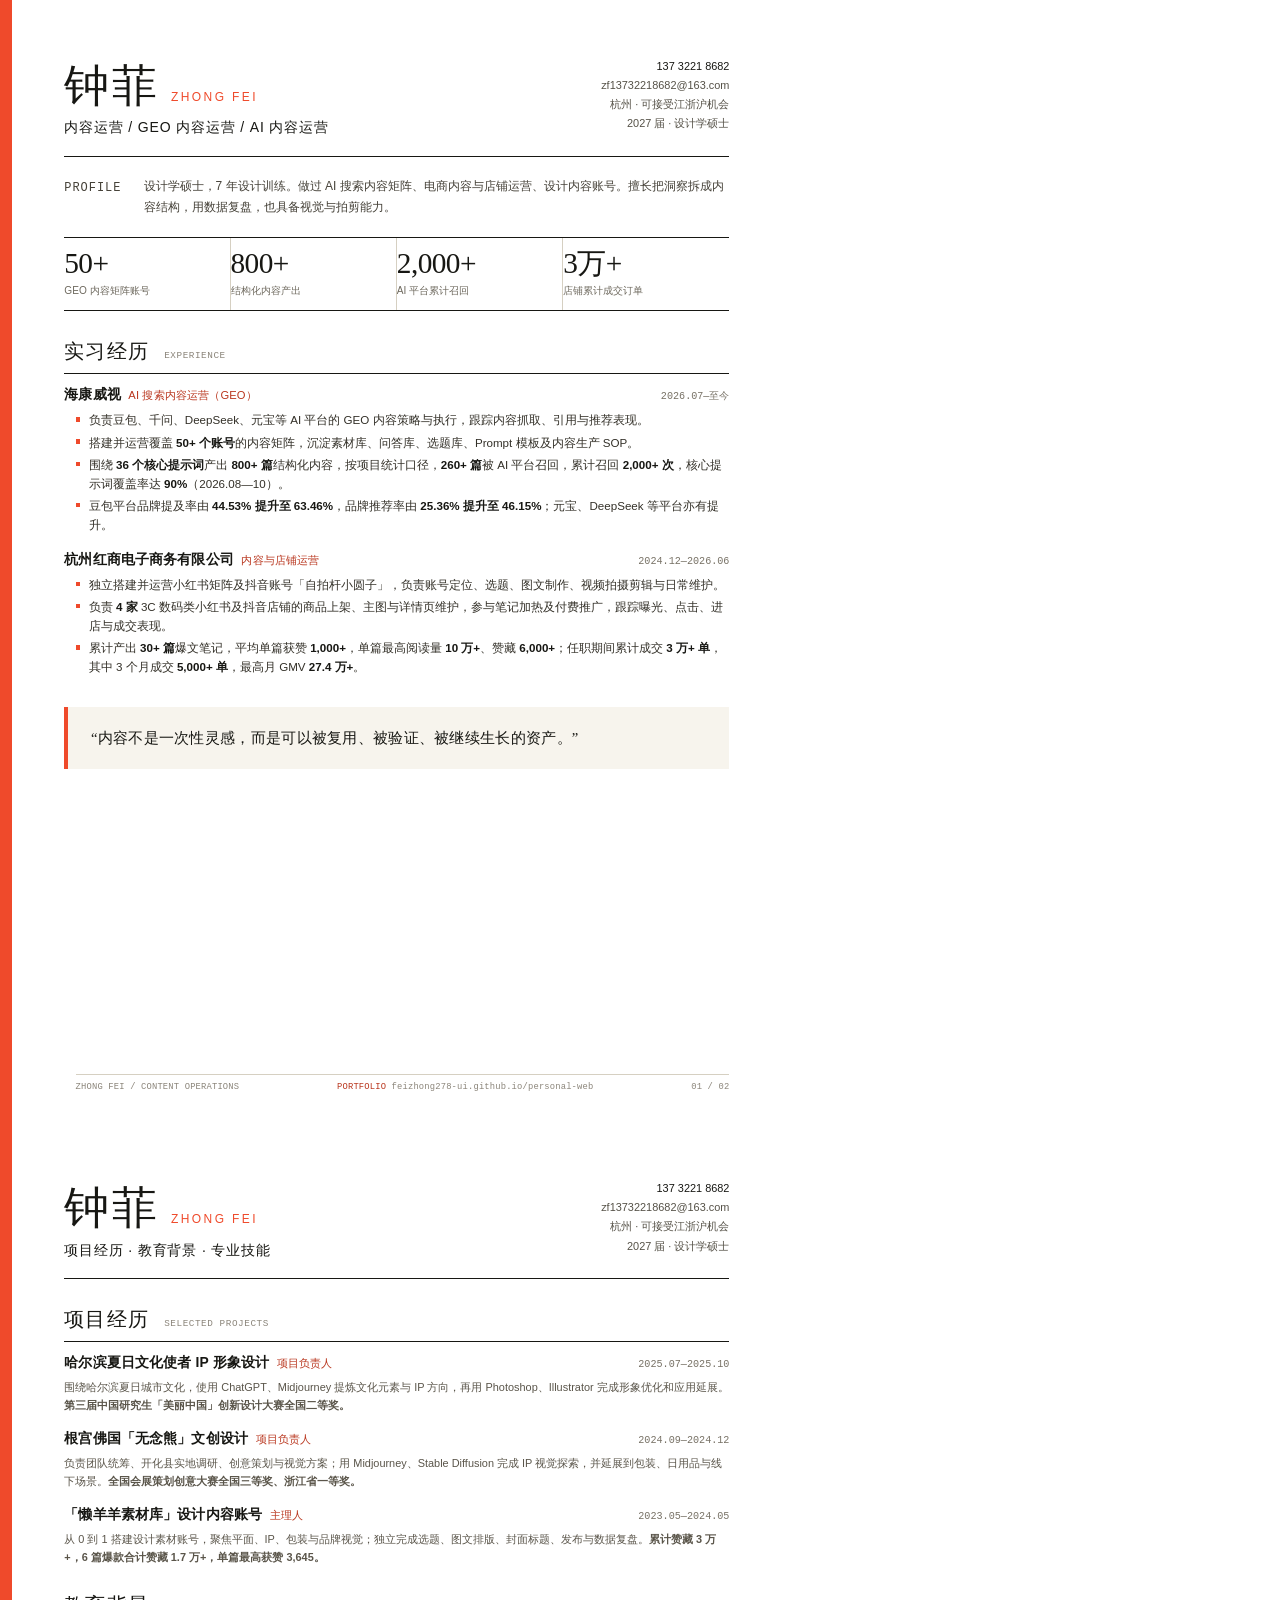
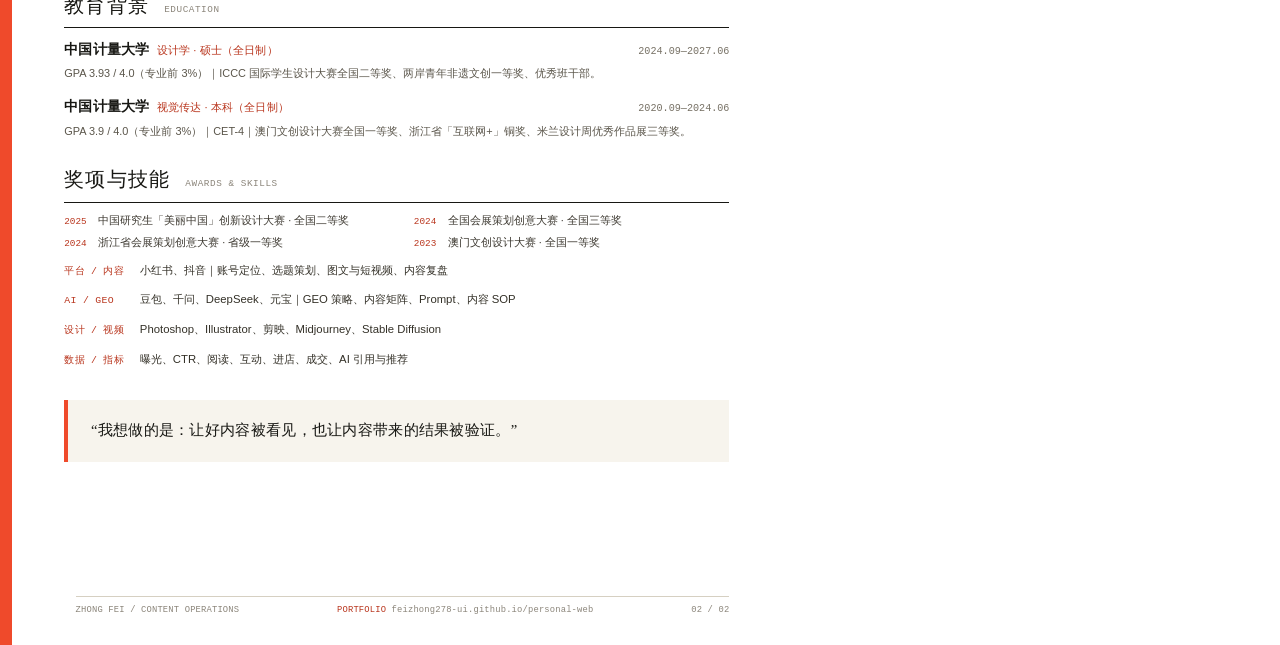
<file: scripts/resume-source.html>
<!doctype html>
<html lang="zh-CN">
<head>
<meta charset="utf-8">
<meta name="robots" content="noindex,nofollow">
<title>钟菲｜内容运营 · 简历</title>
<style>
  @page { size: A4; margin: 0; }
  * { box-sizing: border-box; margin: 0; padding: 0; }
  html, body { width: 210mm; background: #fff; color: #171713; }
  body { font-family: "PingFang SC", "Hiragino Sans GB", "Microsoft YaHei", sans-serif; -webkit-print-color-adjust: exact; print-color-adjust: exact; }
  .page { position: relative; width: 210mm; height: 297mm; padding: 15mm 17mm 13mm; overflow: hidden; page-break-after: always; background: #fff; }
  .page:last-child { page-break-after: auto; }
  .page:before { position: absolute; top: 0; bottom: 0; left: 0; width: 3.2mm; background: #ef4a2b; content: ""; }
  .top { display: flex; justify-content: space-between; align-items: flex-end; gap: 12mm; padding-bottom: 5mm; border-bottom: 1.2pt solid #171713; }
  h1 { font-family: "Songti SC", "STSong", serif; font-size: 34pt; font-weight: 500; letter-spacing: .06em; line-height: 1; }
  h1 span { margin-left: 3mm; color: #ef4a2b; font-family: "Arial", sans-serif; font-size: 9pt; font-weight: 400; letter-spacing: .2em; }
  .role { margin-top: 2.6mm; font-size: 10.5pt; font-weight: 500; letter-spacing: .06em; }
  .contact { padding-bottom: 1mm; color: #555147; font-size: 8.2pt; line-height: 1.75; text-align: right; }
  .contact b { color: #171713; font-weight: 500; }
  .summary { display: grid; grid-template-columns: 17mm 1fr; gap: 4mm; margin-top: 5mm; }
  .label { padding-top: .5mm; color: #b9361e; font-family: "Courier New", monospace; font-size: 7.5pt; letter-spacing: .08em; text-transform: uppercase; }
  .summary p { color: #454138; font-size: 9pt; line-height: 1.75; }
  .metrics { display: grid; grid-template-columns: repeat(4, 1fr); margin-top: 5mm; border-top: 1pt solid #171713; border-bottom: 1pt solid #171713; }
  .metric { padding: 3mm 0 3.4mm; border-right: 1pt solid #d6d0c2; }
  .metric:last-child { border-right: 0; }
  .metric strong { display: block; font-family: "Songti SC", serif; font-size: 22pt; font-weight: 500; letter-spacing: -.02em; line-height: 1; }
  .metric span { display: block; margin-top: 1.4mm; color: #6d685d; font-size: 7.6pt; }
  .section { margin-top: 7mm; }
  .section-head { display: flex; align-items: baseline; gap: 4mm; padding-bottom: 2.2mm; border-bottom: .8pt solid #171713; }
  .section-head h2 { font-family: "Songti SC", serif; font-size: 15pt; font-weight: 500; letter-spacing: .06em; }
  .section-head span { color: #8b857a; font-family: "Courier New", monospace; font-size: 7pt; letter-spacing: .06em; }
  .item { padding-top: 3.2mm; }
  .item + .item { margin-top: 1.2mm; }
  .item-head { display: flex; justify-content: space-between; align-items: baseline; gap: 6mm; }
  .item-head h3 { font-size: 10.4pt; font-weight: 600; letter-spacing: .01em; }
  .item-head h3 em { margin-left: 2mm; color: #b9361e; font-size: 8.4pt; font-style: normal; font-weight: 500; }
  .date { flex: 0 0 auto; color: #777165; font-family: "Courier New", monospace; font-size: 7.6pt; }
  .item > p { margin-top: 1.4mm; color: #5a554a; font-size: 8.2pt; line-height: 1.65; }
  .item ul { margin: 1.6mm 0 0 3.1mm; }
  .item li { position: relative; padding-left: 3.4mm; margin-top: .8mm; color: #333028; font-size: 8.7pt; line-height: 1.65; list-style: none; }
  .item li::before { position: absolute; top: .6em; left: 0; width: 1.2mm; height: 1.2mm; background: #ef4a2b; content: ""; }
  .item li b { color: #171713; font-weight: 600; }
  .two-col { display: grid; grid-template-columns: 1fr 1fr; gap: 8mm; }
  .compact .item { padding-top: 2.4mm; }
  .compact .item-head h3 { font-size: 9.2pt; }
  .compact .item > p { font-size: 7.9pt; }
  .award-list { display: grid; grid-template-columns: 1fr 1fr; gap: 1.2mm 9mm; margin-top: 2.4mm; }
  .award-list p { color: #3d3931; font-size: 8.1pt; line-height: 1.55; }
  .award-list p span { display: inline-block; width: 9mm; color: #b9361e; font-family: "Courier New", monospace; font-size: 7pt; }
  .skill-line { margin-top: 2.6mm; color: #343128; font-size: 8.5pt; line-height: 1.7; }
  .skill-line b { display: inline-block; width: 20mm; color: #b9361e; font-family: "Courier New", monospace; font-size: 7.4pt; font-weight: 500; letter-spacing: .03em; }
  .quote { margin-top: 8mm; padding: 5mm 6mm; border-left: 1.2mm solid #ef4a2b; background: #f7f4ed; font-family: "Songti SC", serif; font-size: 11pt; line-height: 1.65; letter-spacing: .02em; }
  .footer { position: absolute; right: 17mm; bottom: 8mm; left: 20mm; display: flex; justify-content: space-between; gap: 10mm; padding-top: 2mm; border-top: .6pt solid #d6d0c2; color: #8b857a; font-family: "Courier New", monospace; font-size: 6.6pt; letter-spacing: .02em; }
  .footer b { color: #b9361e; font-weight: 400; }
  .page-title { position: absolute; right: 17mm; top: 9mm; color: #ece7db; font-family: "Songti SC", serif; font-size: 40pt; line-height: 1; z-index: -1; }
</style>
</head>
<body>
  <section class="page">
    <div class="page-title">CONTENT<br>OPERATIONS</div>
    <header class="top">
      <div>
        <h1>钟菲<span>ZHONG FEI</span></h1>
        <p class="role">内容运营 / GEO 内容运营 / AI 内容运营</p>
      </div>
      <div class="contact">
        <b>137 3221 8682</b><br>
        zf13732218682@163.com<br>
        杭州 · 可接受江浙沪机会<br>
        2027 届 · 设计学硕士
      </div>
    </header>

    <div class="summary">
      <p class="label">PROFILE</p>
      <p>设计学硕士，7 年设计训练。做过 AI 搜索内容矩阵、电商内容与店铺运营、设计内容账号。擅长把洞察拆成内容结构，用数据复盘，也具备视觉与拍剪能力。</p>
    </div>

    <div class="metrics">
      <div class="metric"><strong>50+</strong><span>GEO 内容矩阵账号</span></div>
      <div class="metric"><strong>800+</strong><span>结构化内容产出</span></div>
      <div class="metric"><strong>2,000+</strong><span>AI 平台累计召回</span></div>
      <div class="metric"><strong>3万+</strong><span>店铺累计成交订单</span></div>
    </div>

    <section class="section">
      <div class="section-head"><h2>实习经历</h2><span>EXPERIENCE</span></div>
      <div class="item">
        <div class="item-head"><h3>海康威视<em>AI 搜索内容运营（GEO）</em></h3><span class="date">2026.07—至今</span></div>
        <ul>
          <li>负责豆包、千问、DeepSeek、元宝等 AI 平台的 GEO 内容策略与执行，跟踪内容抓取、引用与推荐表现。</li>
          <li>搭建并运营覆盖 <b>50+ 个账号</b>的内容矩阵，沉淀素材库、问答库、选题库、Prompt 模板及内容生产 SOP。</li>
          <li>围绕 <b>36 个核心提示词</b>产出 <b>800+ 篇</b>结构化内容，按项目统计口径，<b>260+ 篇</b>被 AI 平台召回，累计召回 <b>2,000+ 次</b>，核心提示词覆盖率达 <b>90%</b>（2026.08—10）。</li>
          <li>豆包平台品牌提及率由 <b>44.53% 提升至 63.46%</b>，品牌推荐率由 <b>25.36% 提升至 46.15%</b>；元宝、DeepSeek 等平台亦有提升。</li>
        </ul>
      </div>
      <div class="item">
        <div class="item-head"><h3>杭州红商电子商务有限公司<em>内容与店铺运营</em></h3><span class="date">2024.12—2026.06</span></div>
        <ul>
          <li>独立搭建并运营小红书矩阵及抖音账号「自拍杆小圆子」，负责账号定位、选题、图文制作、视频拍摄剪辑与日常维护。</li>
          <li>负责 <b>4 家</b> 3C 数码类小红书及抖音店铺的商品上架、主图与详情页维护，参与笔记加热及付费推广，跟踪曝光、点击、进店与成交表现。</li>
          <li>累计产出 <b>30+ 篇</b>爆文笔记，平均单篇获赞 <b>1,000+</b>，单篇最高阅读量 <b>10 万+</b>、赞藏 <b>6,000+</b>；任职期间累计成交 <b>3 万+ 单</b>，其中 3 个月成交 <b>5,000+ 单</b>，最高月 GMV <b>27.4 万+</b>。</li>
        </ul>
      </div>
    </section>

    <div class="quote">“内容不是一次性灵感，而是可以被复用、被验证、被继续生长的资产。”</div>

    <footer class="footer"><span>ZHONG FEI / CONTENT OPERATIONS</span><span><b>PORTFOLIO</b> feizhong278-ui.github.io/personal-web</span><span>01 / 02</span></footer>
  </section>

  <section class="page">
    <header class="top">
      <div>
        <h1>钟菲<span>ZHONG FEI</span></h1>
        <p class="role">项目经历 · 教育背景 · 专业技能</p>
      </div>
      <div class="contact">
        <b>137 3221 8682</b><br>
        zf13732218682@163.com<br>
        杭州 · 可接受江浙沪机会<br>
        2027 届 · 设计学硕士
      </div>
    </header>

    <section class="section">
      <div class="section-head"><h2>项目经历</h2><span>SELECTED PROJECTS</span></div>
      <div class="item">
        <div class="item-head"><h3>哈尔滨夏日文化使者 IP 形象设计<em>项目负责人</em></h3><span class="date">2025.07—2025.10</span></div>
        <p>围绕哈尔滨夏日城市文化，使用 ChatGPT、Midjourney 提炼文化元素与 IP 方向，再用 Photoshop、Illustrator 完成形象优化和应用延展。<b>第三届中国研究生「美丽中国」创新设计大赛全国二等奖。</b></p>
      </div>
      <div class="item">
        <div class="item-head"><h3>根宫佛国「无念熊」文创设计<em>项目负责人</em></h3><span class="date">2024.09—2024.12</span></div>
        <p>负责团队统筹、开化县实地调研、创意策划与视觉方案；用 Midjourney、Stable Diffusion 完成 IP 视觉探索，并延展到包装、日用品与线下场景。<b>全国会展策划创意大赛全国三等奖、浙江省一等奖。</b></p>
      </div>
      <div class="item">
        <div class="item-head"><h3>「懒羊羊素材库」设计内容账号<em>主理人</em></h3><span class="date">2023.05—2024.05</span></div>
        <p>从 0 到 1 搭建设计素材账号，聚焦平面、IP、包装与品牌视觉；独立完成选题、图文排版、封面标题、发布与数据复盘。<b>累计赞藏 3 万+，6 篇爆款合计赞藏 1.7 万+，单篇最高获赞 3,645。</b></p>
      </div>
    </section>

    <section class="section">
      <div class="section-head"><h2>教育背景</h2><span>EDUCATION</span></div>
      <div class="item">
        <div class="item-head"><h3>中国计量大学<em>设计学 · 硕士（全日制）</em></h3><span class="date">2024.09—2027.06</span></div>
        <p>GPA 3.93 / 4.0（专业前 3%）｜ICCC 国际学生设计大赛全国二等奖、两岸青年非遗文创一等奖、优秀班干部。</p>
      </div>
      <div class="item">
        <div class="item-head"><h3>中国计量大学<em>视觉传达 · 本科（全日制）</em></h3><span class="date">2020.09—2024.06</span></div>
        <p>GPA 3.9 / 4.0（专业前 3%）｜CET-4｜澳门文创设计大赛全国一等奖、浙江省「互联网+」铜奖、米兰设计周优秀作品展三等奖。</p>
      </div>
    </section>

    <section class="section">
      <div class="section-head"><h2>奖项与技能</h2><span>AWARDS &amp; SKILLS</span></div>
      <div class="award-list">
        <p><span>2025</span>中国研究生「美丽中国」创新设计大赛 · 全国二等奖</p>
        <p><span>2024</span>全国会展策划创意大赛 · 全国三等奖</p>
        <p><span>2024</span>浙江省会展策划创意大赛 · 省级一等奖</p>
        <p><span>2023</span>澳门文创设计大赛 · 全国一等奖</p>
      </div>
      <div class="skill-line"><b>平台 / 内容</b>小红书、抖音｜账号定位、选题策划、图文与短视频、内容复盘</div>
      <div class="skill-line"><b>AI / GEO</b>豆包、千问、DeepSeek、元宝｜GEO 策略、内容矩阵、Prompt、内容 SOP</div>
      <div class="skill-line"><b>设计 / 视频</b>Photoshop、Illustrator、剪映、Midjourney、Stable Diffusion</div>
      <div class="skill-line"><b>数据 / 指标</b>曝光、CTR、阅读、互动、进店、成交、AI 引用与推荐</div>
    </section>

    <div class="quote">“我想做的是：让好内容被看见，也让内容带来的结果被验证。”</div>

    <footer class="footer"><span>ZHONG FEI / CONTENT OPERATIONS</span><span><b>PORTFOLIO</b> feizhong278-ui.github.io/personal-web</span><span>02 / 02</span></footer>
  </section>
</body>
</html>
</file>
<file: assets/css/site.css>
/* =========================================================
   钟菲 / TRACE ARCHIVE — portfolio design system
   ========================================================= */

@font-face {
  font-family: "SHS Sans";
  src: url("../fonts/source-han-sans-sc-regular.woff2") format("woff2");
  font-weight: 400 500;
  font-style: normal;
  font-display: swap;
}
:root {
  --paper: #f3efe5;
  --paper-2: #eae4d5;
  --paper-3: #e2dbc9;
  --ink: #151410;
  --ink-2: #24221b;
  --ink-3: #353229;
  --red: #ef4a2b;
  --red-deep: #b9361e;
  --red-bright: #ff5b38;
  --lime: #d9ef63;
  --muted: #686356;
  --muted-light: #b8b1a0;
  --line: rgba(21, 20, 16, 0.16);
  --line-strong: rgba(21, 20, 16, 0.46);
  --line-paper: rgba(243, 239, 229, 0.20);
  --line-paper-strong: rgba(243, 239, 229, 0.48);
  --serif: "SHS Serif", "Songti SC", "STSong", "Noto Serif CJK SC", serif;
  --sans: "SHS Sans", "PingFang SC", "Hiragino Sans GB", "Microsoft YaHei", sans-serif;
  --latin: "Instrument Serif", "Iowan Old Style", "Baskerville", Georgia, serif;
  --mono: "SFMono-Regular", "Cascadia Mono", "Roboto Mono", Menlo, Consolas, monospace;
  --container: 1400px;
  --gutter: clamp(20px, 4vw, 64px);
  --header-h: 78px;
  --radius: 2px;
  --ease: cubic-bezier(0.22, 1, 0.36, 1);
  --ease-io: cubic-bezier(0.65, 0, 0.35, 1);
}

*,
*::before,
*::after { box-sizing: border-box; }

html {
  scroll-behavior: smooth;
  -webkit-text-size-adjust: 100%;
}

body {
  margin: 0;
  color: var(--ink);
  background: var(--paper);
  font-family: var(--sans);
  font-size: 16px;
  line-height: 1.7;
  font-weight: 400;
  -webkit-font-smoothing: antialiased;
  text-rendering: optimizeLegibility;
  overflow-x: clip;
}

body::before {
  position: fixed;
  z-index: 500;
  inset: 0;
  pointer-events: none;
  content: "";
  opacity: 0.05;
  mix-blend-mode: multiply;
  background-image: url("data:image/svg+xml,%3Csvg xmlns='http://www.w3.org/2000/svg' width='160' height='160'%3E%3Cfilter id='n'%3E%3CfeTurbulence type='fractalNoise' baseFrequency='.85' numOctaves='3' stitchTiles='stitch'/%3E%3C/filter%3E%3Crect width='100%25' height='100%25' filter='url(%23n)' opacity='.55'/%3E%3C/svg%3E");
}

body.is-locked { overflow: hidden; }

::selection { color: var(--paper); background: var(--red); }

img { display: block; max-width: 100%; height: auto; }
a { color: inherit; }
button { font: inherit; color: inherit; }
figure, dl, dd, blockquote { margin: 0; }
h1, h2, h3, h4, p { margin-top: 0; }
ul { margin: 0; padding: 0; }
button, a { -webkit-tap-highlight-color: transparent; }

a:focus-visible,
button:focus-visible,
[tabindex]:focus-visible {
  outline: 2px solid var(--red);
  outline-offset: 4px;
}

.skip-link {
  position: fixed;
  z-index: 1000;
  top: 12px;
  left: 12px;
  padding: 10px 14px;
  color: var(--paper);
  background: var(--ink);
  text-decoration: none;
  transform: translateY(-180%);
  transition: transform 0.2s;
}
.skip-link:focus { transform: translateY(0); }

.container {
  width: min(calc(100% - var(--gutter) * 2), var(--container));
  margin-inline: auto;
}

.visually-hidden {
  position: absolute !important;
  width: 1px;
  height: 1px;
  padding: 0;
  margin: -1px;
  overflow: hidden;
  clip: rect(0 0 0 0);
  white-space: nowrap;
  border: 0;
}

.micro-label,
.eyebrow {
  font-family: var(--mono);
  font-size: 10px;
  font-weight: 500;
  line-height: 1.4;
  letter-spacing: 0.14em;
  text-transform: uppercase;
}

.micro-label { color: var(--muted); }
.eyebrow {
  display: flex;
  align-items: center;
  gap: 12px;
  margin-bottom: 24px;
  color: var(--red-deep);
}
.eyebrow::before {
  width: 34px;
  height: 1px;
  background: currentColor;
  content: "";
}

h1, h2, h3 {
  font-family: var(--serif);
  font-weight: 300;
  letter-spacing: -0.055em;
}
h1, h2 { line-height: 0.94; }
h3 { line-height: 1.1; }

.serif { font-family: var(--serif); }
.latin { font-family: var(--latin); }
.accent { color: var(--red); }

/* ---------- header ---------- */

.site-header {
  position: sticky;
  z-index: 120;
  top: 0;
  width: 100%;
  background: rgba(243, 239, 229, 0.9);
  background: color-mix(in srgb, var(--paper) 88%, transparent);
  border-bottom: 1px solid transparent;
  backdrop-filter: blur(16px);
  transition: border-color 0.3s, background 0.3s;
}
.site-header.is-scrolled {
  background: rgba(243, 239, 229, 0.96);
  background: color-mix(in srgb, var(--paper) 94%, transparent);
  border-bottom-color: var(--line);
}
.header-inner {
  display: flex;
  align-items: center;
  justify-content: space-between;
  height: var(--header-h);
  gap: 24px;
}
.brand {
  display: inline-flex;
  align-items: center;
  gap: 11px;
  text-decoration: none;
  flex: 0 0 auto;
}
.brand-mark {
  display: grid;
  width: 37px;
  height: 37px;
  place-items: center;
  color: var(--paper);
  background: var(--red-deep);
  font-family: var(--mono);
  font-size: 12px;
  font-weight: 700;
  letter-spacing: 0.03em;
  line-height: 1;
}
.brand-type { display: flex; flex-direction: column; line-height: 1.1; }
.brand-type strong { font-family: var(--serif); font-size: 18px; font-weight: 400; letter-spacing: 0.04em; }
.brand-type small {
  margin-top: 4px;
  color: var(--muted);
  font-family: var(--mono);
  font-size: 8px;
  letter-spacing: 0.11em;
}
.desktop-nav {
  display: flex;
  align-items: center;
  gap: clamp(18px, 2.8vw, 42px);
  margin-left: auto;
}
.desktop-nav a {
  position: relative;
  padding: 8px 0;
  font-size: 13px;
  letter-spacing: 0.03em;
  text-decoration: none;
}
.desktop-nav a::after {
  position: absolute;
  right: 0;
  bottom: 2px;
  left: 0;
  height: 1px;
  background: var(--ink);
  content: "";
  transform: scaleX(0);
  transform-origin: right;
  transition: transform 0.35s var(--ease);
}
.desktop-nav a:hover::after,
.desktop-nav a[aria-current="page"]::after { transform: scaleX(1); transform-origin: left; }
.desktop-nav a[aria-current="page"] { font-weight: 500; }

.header-tools { display: flex; align-items: center; gap: 18px; flex: 0 0 auto; }
.availability {
  display: inline-flex;
  align-items: center;
  gap: 7px;
  color: var(--muted);
  font-family: var(--mono);
  font-size: 8px;
  letter-spacing: 0.1em;
}
.availability i {
  position: relative;
  width: 6px;
  height: 6px;
  border-radius: 50%;
  background: var(--red);
  box-shadow: 0 0 0 0 rgba(239, 74, 43, 0.35);
  animation: pulse 2.8s infinite;
}
.resume-link {
  display: inline-flex;
  align-items: center;
  gap: 8px;
  padding: 8px 11px;
  border: 1px solid var(--ink);
  font-size: 11px;
  line-height: 1;
  text-decoration: none;
  transition: color 0.25s, background 0.25s;
}
.resume-link span { font-size: 13px; }
.resume-link:hover { color: var(--paper); background: var(--ink); }
.menu-toggle {
  display: none;
  align-items: center;
  gap: 9px;
  padding: 8px 0 8px 8px;
  border: 0;
  background: transparent;
  cursor: pointer;
}
.menu-toggle__label { font-family: var(--mono); font-size: 9px; letter-spacing: 0.08em; }
.menu-toggle__lines { display: flex; flex-direction: column; gap: 5px; width: 20px; }
.menu-toggle__lines i { display: block; width: 100%; height: 1px; background: currentColor; transition: transform 0.3s var(--ease); }
.menu-toggle[aria-expanded="true"] .menu-toggle__lines i:first-child { transform: translateY(3px) rotate(45deg); }
.menu-toggle[aria-expanded="true"] .menu-toggle__lines i:last-child { transform: translateY(-3px) rotate(-45deg); }
.scroll-progress {
  position: absolute;
  right: 0;
  bottom: -1px;
  left: 0;
  height: 1px;
  pointer-events: none;
}
.scroll-progress span { display: block; width: var(--progress, 0%); height: 100%; background: var(--red); }

/* mobile menu */
.mobile-menu {
  position: fixed;
  z-index: 110;
  inset: 0;
  display: grid;
  visibility: hidden;
  background: var(--ink);
  color: var(--paper);
  opacity: 0;
  transform: translateY(-18px);
  transition: opacity 0.35s var(--ease), transform 0.35s var(--ease), visibility 0.35s;
}
.mobile-menu.is-open { visibility: visible; opacity: 1; transform: translateY(0); }
.mobile-menu__inner {
  display: flex;
  flex-direction: column;
  width: min(calc(100% - 40px), 620px);
  height: 100%;
  margin: auto;
  padding: calc(var(--header-h) + 55px) 0 38px;
}
.mobile-menu :focus-visible { outline-color: var(--lime); }
.mobile-menu__kicker { color: var(--muted-light); font-family: var(--mono); font-size: 9px; letter-spacing: 0.15em; }
.mobile-nav { display: flex; flex-direction: column; margin-top: 30px; }
.mobile-nav a {
  display: flex;
  align-items: baseline;
  gap: 18px;
  padding: 11px 0;
  border-bottom: 1px solid var(--line-paper);
  font-family: var(--serif);
  font-size: clamp(2.4rem, 8vw, 4rem);
  letter-spacing: -0.05em;
  line-height: 1.2;
  text-decoration: none;
}
.mobile-nav a span { color: var(--red); font-family: var(--mono); font-size: 10px; letter-spacing: 0; }
.mobile-menu__foot { display: flex; flex-direction: column; gap: 8px; margin-top: auto; font-size: 13px; }
.mobile-menu__foot a { text-decoration: none; }
.mobile-menu__foot a:first-child { color: var(--lime); }
.mobile-menu__foot p { margin: 8px 0 0; color: var(--muted-light); font-family: var(--mono); font-size: 9px; letter-spacing: 0.04em; }

/* ---------- buttons ---------- */

.btn {
  display: inline-flex;
  align-items: center;
  justify-content: space-between;
  min-width: 154px;
  gap: 20px;
  padding: 12px 13px 12px 17px;
  border: 1px solid var(--ink);
  border-radius: var(--radius);
  color: var(--ink);
  background: transparent;
  font-size: 12px;
  font-weight: 500;
  line-height: 1.2;
  letter-spacing: 0.02em;
  text-decoration: none;
  transition: color 0.28s, background 0.28s, border-color 0.28s;
}
.btn__arrow {
  display: grid;
  width: 25px;
  height: 25px;
  place-items: center;
  border: 1px solid currentColor;
  font-family: var(--mono);
  font-size: 13px;
  line-height: 1;
  transition: transform 0.3s var(--ease), color 0.28s, background 0.28s;
}
.btn:hover .btn__arrow { transform: translate(2px, -2px); }
.btn--dark { color: var(--paper); background: var(--ink); }
.btn--dark:hover { border-color: var(--red); background: var(--red); }
.btn--light { color: var(--paper); border-color: var(--paper); }
.btn--light:hover { color: var(--ink); background: var(--paper); }
.btn--light:hover .btn__arrow { color: var(--paper); background: var(--ink); }
.text-link {
  display: inline-flex;
  align-items: center;
  gap: 10px;
  padding-bottom: 5px;
  border-bottom: 1px solid var(--ink);
  font-size: 12px;
  font-weight: 500;
  line-height: 1.4;
  text-decoration: none;
  transition: color 0.25s, border-color 0.25s;
}
.text-link span { font-size: 16px; transition: transform 0.3s var(--ease); }
.text-link:hover { color: var(--red-deep); border-color: var(--red-deep); }
.text-link:hover span { transform: translateX(3px); }

/* ---------- hero ---------- */

.hero {
  position: relative;
  padding: clamp(34px, 5vw, 62px) 0 0;
}
.hero-topline {
  display: grid;
  grid-template-columns: 1fr auto 1fr;
  align-items: center;
  gap: 20px;
  padding-bottom: 21px;
  border-bottom: 1px solid var(--line);
}
.hero-topline p { margin: 0; }
.hero-topline__role { color: var(--muted); font-family: var(--mono); font-size: 9px; letter-spacing: 0.12em; text-align: center; }
.hero-topline .micro-label:last-child { text-align: right; }
.hero-main {
  display: grid;
  grid-template-columns: minmax(0, 1.13fr) minmax(380px, 0.87fr);
  align-items: center;
  gap: clamp(20px, 4vw, 64px);
  min-height: clamp(560px, calc(100svh - 280px), 710px);
  padding: clamp(50px, 6vw, 84px) 0 clamp(44px, 6vw, 70px);
}
.hero-copy { position: relative; z-index: 2; }
.hero h1 {
  margin: 0 0 clamp(28px, 3.4vw, 42px);
  font-size: clamp(4.1rem, 8.6vw, 9.2rem);
  letter-spacing: -0.065em;
  line-height: 0.98;
}
.hero-line { display: block; white-space: nowrap; }
.hero-line:nth-child(2) { padding-left: clamp(20px, 5vw, 92px); }
.hero-period { color: var(--red); }
.hero h1 .accent { position: relative; display: inline-block; }
.hero h1 .accent::after {
  position: absolute;
  right: 0.02em;
  bottom: 0.05em;
  left: 0.02em;
  height: 0.035em;
  background: var(--red);
  content: "";
  transform: scaleX(0);
  transform-origin: left;
  animation: line-in 1s 0.65s var(--ease) forwards;
}
.hero-lede {
  max-width: 525px;
  margin-bottom: 31px;
  color: var(--ink-3);
  font-size: clamp(15px, 1.2vw, 17px);
  line-height: 1.85;
}
.hero-actions { display: flex; flex-wrap: wrap; align-items: center; gap: 26px; }
.hero-personal {
  display: flex;
  flex-wrap: wrap;
  gap: 15px 26px;
  margin-top: 34px;
  color: var(--muted);
  font-family: var(--mono);
  font-size: 9px;
  letter-spacing: 0.04em;
}
.hero-personal span { display: inline-flex; align-items: center; gap: 8px; }
.hero-personal i { width: 5px; height: 5px; border-radius: 50%; background: var(--red); }

/* hero deck */
.hero-deck {
  position: relative;
  justify-self: end;
  width: min(100%, 580px);
  height: 600px;
  perspective: 1200px;
  transform-style: preserve-3d;
}
.hero-deck > * { will-change: transform; }
.deck-card { position: absolute; margin: 0; }
.deck-console {
  z-index: 3;
  top: 24px;
  right: 3%;
  width: 350px;
  padding: 19px 20px 17px;
  color: var(--paper);
  background: var(--ink);
  border: 1px solid var(--ink);
  box-shadow: 13px 15px 0 rgba(239, 74, 43, 0.92);
  transform: rotate(-4.5deg) translateZ(28px);
  transition: transform 0.45s var(--ease);
}
.hero-deck:hover .deck-console { transform: rotate(-2.2deg) translateZ(35px); }
.deck-console__top,
.deck-console__foot {
  display: flex;
  justify-content: space-between;
  gap: 14px;
  color: var(--muted-light);
  font-family: var(--mono);
  font-size: 7.5px;
  letter-spacing: 0.08em;
}
.deck-console__top { padding-bottom: 15px; border-bottom: 1px solid var(--line-paper); }
.deck-console__top span:first-child { display: inline-flex; align-items: center; gap: 7px; color: var(--lime); }
.deck-console__top i { width: 5px; height: 5px; border-radius: 50%; background: currentColor; }
.deck-console__kicker { margin: 34px 0 8px; color: var(--muted-light); font-family: var(--mono); font-size: 8px; letter-spacing: 0.08em; }
.deck-console__title { margin-bottom: 33px; font-family: var(--serif); font-size: 39px; font-weight: 300; letter-spacing: -0.07em; line-height: 1.02; }
.deck-meter { margin-bottom: 18px; }
.deck-meter > div:first-child { display: flex; align-items: baseline; justify-content: space-between; gap: 12px; }
.deck-meter span { color: var(--muted-light); font-size: 10px; }
.deck-meter b { font-family: var(--latin); font-size: 24px; font-weight: 400; line-height: 1; }
.deck-meter b small { margin-left: 1px; font-family: var(--mono); font-size: 8px; }
.deck-meter__bar { position: relative; height: 4px; margin-top: 9px; background: rgba(243, 239, 229, 0.12); }
.deck-meter__bar i { display: block; width: var(--w); height: 100%; background: var(--red); transform-origin: left; animation: bar-in 1.1s 0.8s var(--ease) both; }
.deck-meter__bar--lime i { background: var(--lime); }
.deck-meter__bar em { position: absolute; right: 0; top: 8px; color: var(--muted-light); font-family: var(--mono); font-size: 7px; font-style: normal; letter-spacing: 0.04em; }
.deck-console__foot { margin-top: 33px; padding-top: 12px; border-top: 1px solid var(--line-paper); font-size: 7px; }
.deck-note {
  z-index: 2;
  bottom: 18px;
  left: 0;
  width: 232px;
  padding: 7px 7px 30px;
  background: var(--paper);
  border: 1px solid var(--ink);
  box-shadow: 10px 10px 0 rgba(21, 20, 16, 0.14);
  transform: rotate(7deg);
  transition: transform 0.45s var(--ease);
}
.hero-deck:hover .deck-note { transform: rotate(9deg) translateY(-7px); }
.deck-note img { width: 100%; height: 252px; object-fit: cover; object-position: left top; }
.deck-note figcaption,
.deck-design figcaption {
  display: flex;
  justify-content: space-between;
  gap: 8px;
  padding: 8px 1px 0;
  color: var(--muted);
  font-family: var(--mono);
  font-size: 6.5px;
  letter-spacing: 0.04em;
  line-height: 1.3;
}
.deck-design {
  z-index: 4;
  right: -2%;
  bottom: 9px;
  width: 274px;
  padding: 6px 6px 29px;
  background: var(--paper);
  border: 1px solid var(--ink);
  transform: rotate(3.5deg);
  transition: transform 0.45s var(--ease);
}
.hero-deck:hover .deck-design { transform: rotate(1.5deg) translateY(5px); }
.deck-design img { width: 100%; aspect-ratio: 16 / 9; object-fit: cover; }
.deck-sticker {
  position: absolute;
  z-index: 6;
  top: 0;
  left: 4%;
  display: grid;
  width: 106px;
  height: 106px;
  place-items: center;
  color: var(--paper);
  background: var(--red);
  border-radius: 50%;
  transform: rotate(-11deg);
}
.deck-sticker svg { position: absolute; inset: 0; width: 100%; height: 100%; animation: spin 24s linear infinite; }
.deck-sticker text { fill: currentColor; font-family: var(--mono); font-size: 7.1px; letter-spacing: 0.05em; }
.deck-sticker__star { font-size: 26px; line-height: 1; }
.hero-foot {
  display: flex;
  align-items: center;
  justify-content: space-between;
  gap: 22px;
  padding: 17px 0 20px;
  border-top: 1px solid var(--line);
  color: var(--muted);
  font-family: var(--mono);
  font-size: 8px;
  letter-spacing: 0.08em;
}
.hero-foot p { margin: 0; }
.hero-foot a { display: inline-flex; align-items: center; gap: 9px; color: var(--ink); text-decoration: none; }
.hero-foot a span { color: var(--red); font-size: 14px; }

/* ---------- marquee ---------- */

.marquee {
  overflow: hidden;
  color: var(--ink);
  background: var(--red);
  border-top: 1px solid var(--ink);
  border-bottom: 1px solid var(--ink);
}
.marquee__track {
  display: flex;
  align-items: center;
  width: max-content;
  padding: 11px 0;
  animation: marquee 36s linear infinite;
}
.marquee__track span {
  padding: 0 19px;
  font-family: var(--mono);
  font-size: 9px;
  font-weight: 500;
  letter-spacing: 0.1em;
}
.marquee__track i { font-size: 10px; font-style: normal; }
.marquee:hover .marquee__track { animation-play-state: paused; }

/* ---------- proof ---------- */

.proof {
  padding: clamp(80px, 9vw, 128px) 0 clamp(30px, 4vw, 46px);
  color: var(--paper);
  background: var(--ink);
}
.proof-head {
  display: grid;
  grid-template-columns: minmax(0, 1.35fr) minmax(220px, 0.65fr);
  align-items: end;
  gap: 40px;
  padding-bottom: clamp(45px, 6vw, 72px);
}
.proof .micro-label { color: var(--muted-light); }
.proof-head h2 {
  margin: 17px 0 0;
  font-size: clamp(2.9rem, 5.1vw, 5.2rem);
  line-height: 1.02;
}
.proof-head > p { max-width: 340px; margin: 0 0 7px auto; color: var(--muted-light); font-size: 12px; line-height: 1.8; }
.proof-grid {
  display: grid;
  grid-template-columns: repeat(4, 1fr);
  border-top: 1px solid var(--line-paper-strong);
  border-left: 1px solid var(--line-paper);
}
.stat {
  min-height: 224px;
  padding: 26px 23px 22px;
  border-right: 1px solid var(--line-paper);
  border-bottom: 1px solid var(--line-paper);
}
.stat__value {
  display: flex;
  align-items: flex-start;
  margin: 12px 0 14px;
  color: var(--paper);
  font-family: var(--latin);
  font-size: clamp(4rem, 6vw, 6.2rem);
  font-weight: 400;
  letter-spacing: -0.04em;
  line-height: 0.86;
}
.stat__value sup { margin: 0.12em 0 0 2px; color: var(--lime); font-family: var(--mono); font-size: 0.2em; letter-spacing: 0; }
.stat__label { max-width: 220px; margin: 0; font-size: 12px; line-height: 1.7; }
.stat__note { display: block; margin-top: 17px; color: var(--muted-light); font-family: var(--mono); font-size: 8px; letter-spacing: 0.06em; }
.proof-foot {
  display: flex;
  gap: 9px;
  margin: 23px 0 0;
  color: var(--muted-light);
  font-family: var(--mono);
  font-size: 8px;
  letter-spacing: 0.03em;
}
.proof-foot span { color: var(--lime); }

/* ---------- section head ---------- */

.section { padding: clamp(90px, 11vw, 160px) 0; }
.section-head {
  display: grid;
  grid-template-columns: 120px minmax(0, 1fr);
  gap: clamp(20px, 3.5vw, 54px);
  padding-bottom: clamp(40px, 5vw, 66px);
  border-top: 1px solid var(--ink);
  padding-top: 17px;
}
.section-head__meta { display: flex; gap: 12px; align-items: flex-start; }
.section-head__meta span { color: var(--red-deep); font-family: var(--mono); font-size: 9px; line-height: 1.5; }
.section-head__meta p { margin: 0; color: var(--muted); font-family: var(--mono); font-size: 9px; letter-spacing: 0.08em; line-height: 1.5; }
.section-head__main {
  display: grid;
  grid-template-columns: minmax(0, 1.45fr) minmax(220px, 0.55fr);
  align-items: end;
  gap: 30px 44px;
}
.section-head h2 { margin: 0; font-size: clamp(3rem, 5.3vw, 5.5rem); line-height: 0.98; }
.section-head__copy { max-width: 360px; margin: 0 0 8px auto; color: var(--muted); font-size: 12px; line-height: 1.85; }

/* ---------- work cards ---------- */

.work-section { padding-bottom: clamp(60px, 7vw, 90px); }
.work-grid {
  display: grid;
  grid-template-columns: repeat(12, 1fr);
  gap: 18px;
}
.case-card {
  position: relative;
  display: flex;
  min-height: 620px;
  flex-direction: column;
  overflow: hidden;
  border: 1px solid var(--ink);
  color: var(--ink);
  background: var(--paper-2);
  text-decoration: none;
  transition: border-color 0.3s, box-shadow 0.4s var(--ease), transform 0.4s var(--ease);
}
.case-card:hover { border-color: var(--red); box-shadow: 8px 8px 0 var(--red); transform: translate(-3px, -3px); }
.case-card--geo { grid-column: span 7; color: var(--paper); background: var(--ink); }
.case-card--selfie { grid-column: span 5; background: var(--paper-2); }
.case-card--lazy { grid-column: span 12; min-height: 390px; flex-direction: row; }
.case-card__top { display: flex; align-items: center; justify-content: space-between; gap: 16px; }
.case-card__index { font-family: var(--mono); font-size: 8px; letter-spacing: 0.1em; opacity: 0.55; }
.case-card__arrow {
  display: grid;
  width: 31px;
  height: 31px;
  place-items: center;
  border: 1px solid currentColor;
  border-radius: 50%;
  font-family: var(--mono);
  font-size: 12px;
  transition: color 0.3s, background 0.3s, transform 0.3s var(--ease);
}
.case-card:hover .case-card__arrow { color: var(--paper); background: var(--red); border-color: var(--red); transform: rotate(45deg); }
.case-card__copy { position: relative; z-index: 2; padding: clamp(24px, 3vw, 37px); }
.case-card__copy .micro-label { color: inherit; opacity: 0.55; }
.case-card--selfie .case-card__copy .micro-label,
.case-card--lazy .case-card__copy .micro-label { color: var(--muted); opacity: 1; }
.case-card--selfie .case-card__index,
.case-card--lazy .case-card__index { color: var(--muted); opacity: 1; }
.case-card__copy h3 { margin: 13px 0 18px; font-size: clamp(2.5rem, 3.9vw, 4.2rem); }
.case-card__copy > p:not(.micro-label) { max-width: 420px; margin-bottom: 0; font-size: 12px; line-height: 1.85; opacity: 0.75; }
.case-card--geo .case-card__copy { padding-bottom: 23px; }
.case-card--geo .case-card__copy h3 { font-size: clamp(3.2rem, 5vw, 5.3rem); }
.case-card__cta {
  display: inline-flex;
  gap: 9px;
  margin-top: 27px;
  padding-bottom: 4px;
  border-bottom: 1px solid currentColor;
  font-family: var(--mono);
  font-size: 9px;
  letter-spacing: 0.04em;
}
.case-card__cta b { color: var(--red-deep); font-weight: 400; }
.case-card--geo .case-card__cta b { color: var(--lime); }
.mini-console {
  position: relative;
  z-index: 2;
  margin: auto 25px 25px;
  padding: 15px 16px 13px;
  border: 1px solid var(--line-paper);
  background: rgba(255, 255, 255, 0.025);
}
.mini-console__head,
.mini-console__foot {
  display: flex;
  justify-content: space-between;
  gap: 14px;
  color: var(--muted-light);
  font-family: var(--mono);
  font-size: 7px;
  letter-spacing: 0.06em;
}
.mini-console__head { padding-bottom: 11px; border-bottom: 1px solid var(--line-paper); }
.mini-console__head span:first-child { display: inline-flex; align-items: center; gap: 7px; color: var(--lime); }
.mini-console__head i { width: 5px; height: 5px; border-radius: 50%; background: currentColor; }
.mini-console__row { padding: 14px 0 10px; border-bottom: 1px solid var(--line-paper); }
.mini-console__row > div:first-child { display: flex; align-items: baseline; justify-content: space-between; gap: 15px; }
.mini-console__row span { color: var(--muted-light); font-size: 9px; }
.mini-console__row b { font-family: var(--latin); font-size: 21px; font-weight: 400; letter-spacing: 0.01em; }
.mini-console__row b em { color: var(--red); font-family: var(--mono); font-size: 9px; font-style: normal; }
.mini-console__row b small { font-family: var(--mono); font-size: 8px; }
.mini-bars { display: grid; gap: 3px; margin-top: 9px; }
.mini-bars i { display: block; width: var(--w); height: 3px; background: var(--red); }
.mini-bars i:last-child { background: var(--paper); opacity: 0.5; }
.mini-bars--lime i { background: var(--lime); }
.mini-bars--lime i:last-child { background: var(--paper); }
.mini-console__foot { margin-top: 13px; padding-top: 11px; border-top: 1px solid var(--line-paper); font-size: 6.5px; }

.case-photo-stack {
  position: relative;
  min-height: 385px;
  margin: 16px 16px 0;
  overflow: hidden;
  background: var(--paper-3);
}
.case-photo-stack::after { position: absolute; z-index: 0; bottom: -11px; left: 15px; color: rgba(21, 20, 16, 0.08); font-family: var(--latin); font-size: 9.5rem; line-height: 1; content: "30+"; }
.case-photo-stack::before {
  position: absolute;
  z-index: 1;
  inset: 0;
  background: linear-gradient(180deg, transparent 55%, rgba(21, 20, 16, 0.18));
  content: "";
}
.case-photo-stack img {
  position: absolute;
  width: 44%;
  border: 1px solid var(--ink);
  box-shadow: 6px 7px 0 rgba(21, 20, 16, 0.13);
  transition: transform 0.55s var(--ease);
}
.case-photo-stack img:nth-child(1) { z-index: 2; top: 13%; left: 5%; transform: rotate(-6deg); }
.case-photo-stack img:nth-child(2) { z-index: 3; top: 25%; left: 29%; transform: rotate(2.5deg); }
.case-photo-stack img:nth-child(3) { z-index: 1; top: 5%; right: 2%; transform: rotate(7deg); }
.case-card--selfie:hover .case-photo-stack img:nth-child(1) { transform: rotate(-9deg) translate(-8px, -3px); }
.case-card--selfie:hover .case-photo-stack img:nth-child(2) { transform: rotate(0.5deg) translateY(-7px); }
.case-card--selfie:hover .case-photo-stack img:nth-child(3) { transform: rotate(10deg) translate(7px, -2px); }
.case-photo-stack__tag {
  position: absolute;
  z-index: 5;
  right: 13px;
  bottom: 13px;
  padding: 8px 9px;
  color: var(--ink);
  background: var(--red);
  font-family: var(--mono);
  font-size: 8px;
  line-height: 1.55;
  letter-spacing: 0.03em;
  transform: rotate(-2deg);
}
.case-card--selfie .case-card__copy { padding-top: 24px; }
.case-card--selfie .case-card__copy h3 { font-size: clamp(2.6rem, 3.4vw, 3.8rem); }
.case-card--lazy .case-card__image { width: 51%; min-height: 100%; overflow: hidden; border-right: 1px solid var(--ink); background: #f7f5ef; }
.case-card--lazy .case-card__image img { width: 100%; height: 100%; object-fit: cover; transition: transform 0.65s var(--ease); }
.case-card--lazy:hover .case-card__image img { transform: scale(1.035); }
.case-card--lazy .case-card__copy { display: flex; width: 49%; flex-direction: column; justify-content: center; padding: clamp(26px, 4vw, 51px); }
.case-card--lazy .case-card__top { position: absolute; top: 24px; right: 27px; left: 27px; }
.case-card--lazy .case-card__copy h3 { font-size: clamp(2.6rem, 3.7vw, 4rem); }
.case-card__micro-stats { display: flex; flex-wrap: wrap; gap: 10px 24px; margin-top: 27px; color: var(--muted); font-size: 10px; }
.case-card__micro-stats b { color: var(--ink); font-family: var(--latin); font-size: 25px; font-weight: 400; }
.work-foot {
  display: flex;
  align-items: center;
  justify-content: space-between;
  gap: 20px;
  margin-top: 27px;
  padding-top: 21px;
  border-top: 1px solid var(--line);
}
.work-foot p { margin: 0; color: var(--muted); font-size: 11px; }

/* ---------- design archive band ---------- */

.design-band {
  padding: clamp(80px, 10vw, 145px) 0 clamp(65px, 8vw, 100px);
  color: var(--paper);
  background: var(--ink);
}
.design-band .section-head { border-top-color: var(--line-paper-strong); }
.design-band .section-head__meta span { color: var(--red); }
.design-band .section-head__meta p,
.design-band .section-head__copy { color: var(--muted-light); }
.design-band__head { position: relative; }
.design-band .section-head { padding-bottom: clamp(34px, 5vw, 58px); }
.rail-controls { display: flex; justify-content: flex-end; gap: 7px; margin-bottom: 14px; }
.rail-controls button {
  display: grid;
  width: 35px;
  height: 35px;
  place-items: center;
  border: 1px solid var(--line-paper-strong);
  border-radius: 50%;
  color: var(--paper);
  background: transparent;
  cursor: pointer;
  transition: color 0.25s, background 0.25s, border-color 0.25s;
}
.rail-controls button:hover { color: var(--ink); background: var(--paper); border-color: var(--paper); }
.rail-controls button:disabled { opacity: 0.3; cursor: default; }
.archive-rail {
  display: flex;
  gap: clamp(14px, 2vw, 25px);
  overflow-x: auto;
  padding: 2px 0 18px;
  scrollbar-width: none;
  scroll-snap-type: x mandatory;
  cursor: grab;
  overscroll-behavior-x: contain;
}
.archive-rail::-webkit-scrollbar { display: none; }
.archive-rail.is-dragging { cursor: grabbing; scroll-snap-type: none; user-select: none; }
.archive-card {
  display: flex;
  flex: 0 0 clamp(270px, 29vw, 420px);
  flex-direction: column;
  scroll-snap-align: start;
  color: var(--paper);
  text-decoration: none;
}
.archive-card__media {
  position: relative;
  aspect-ratio: 4 / 3;
  overflow: hidden;
  border: 1px solid var(--line-paper-strong);
  background: #ece8de;
}
.archive-card.is-portrait .archive-card__media { aspect-ratio: 4 / 3; }
.archive-card__media img {
  width: 100%;
  height: 100%;
  object-fit: cover;
  transition: transform 0.7s var(--ease), filter 0.5s;
}
.archive-card.is-portrait .archive-card__media img { object-position: top; }
.archive-card:hover .archive-card__media img { transform: scale(1.04); filter: saturate(1.05); }
.archive-card__index {
  position: absolute;
  top: 11px;
  left: 11px;
  display: grid;
  width: 28px;
  height: 28px;
  place-items: center;
  color: var(--ink);
  background: var(--lime);
  font-family: var(--mono);
  font-size: 9px;
}
.archive-card__open {
  position: absolute;
  right: 11px;
  bottom: 11px;
  padding: 6px 8px;
  color: var(--ink);
  background: var(--paper);
  font-family: var(--mono);
  font-size: 7px;
  letter-spacing: 0.03em;
  opacity: 0;
  transform: translateY(6px);
  transition: opacity 0.3s, transform 0.3s var(--ease);
}
.archive-card__open b { margin-left: 5px; color: var(--red-deep); font-weight: 400; }
.archive-card:hover .archive-card__open { opacity: 1; transform: translateY(0); }
.archive-card__meta { display: flex; align-items: flex-start; justify-content: space-between; gap: 13px; padding-top: 13px; }
.archive-card__meta > div > span { color: var(--muted-light); font-family: var(--mono); font-size: 7.5px; letter-spacing: 0.04em; }
.archive-card__meta h3 { margin: 5px 0 0; color: var(--paper); font-size: clamp(1.45rem, 1.9vw, 2rem); letter-spacing: -0.045em; }
.archive-card__award { max-width: 100px; padding-top: 2px; color: var(--lime); font-family: var(--mono); font-size: 7px; line-height: 1.5; text-align: right; }
.rail-progress { height: 1px; margin-top: 2px; background: var(--line-paper); }
.rail-progress span { display: block; width: 20%; height: 100%; background: var(--red); transition: width 0.1s linear; }
.design-band__foot { display: flex; align-items: center; justify-content: space-between; gap: 20px; margin-top: 28px; }
.design-band__foot p { margin: 0; color: var(--muted-light); font-family: var(--mono); font-size: 8px; letter-spacing: 0.04em; }
.design-band__foot p span { color: var(--lime); }

/* ---------- method ---------- */

.method { background: var(--paper-2); border-top: 1px solid var(--ink); }
.method-layout {
  display: grid;
  grid-template-columns: minmax(230px, 0.75fr) minmax(0, 1.55fr);
  gap: clamp(35px, 8vw, 130px);
}
.method-aside { position: sticky; top: calc(var(--header-h) + 42px); align-self: start; }
.method-aside__quote { margin: 27px 0 45px; font-family: var(--serif); font-size: clamp(1.8rem, 2.45vw, 2.7rem); letter-spacing: -0.055em; line-height: 1.3; }
.method-system { padding-top: 15px; border-top: 1px solid var(--ink); }
.method-system > span { color: var(--muted); font-family: var(--mono); font-size: 8px; letter-spacing: 0.07em; }
.method-system ul { display: flex; flex-wrap: wrap; gap: 6px; margin-top: 15px; }
.method-system li { padding: 4px 7px; border: 1px solid var(--line-strong); font-size: 10px; list-style: none; }
.method-step { display: grid; grid-template-columns: 66px 1fr; gap: 22px; padding: 27px 20px 31px 0; border-top: 1px solid var(--ink); }
.method-step:last-child { border-bottom: 1px solid var(--ink); }
.method-step__num { color: var(--red-deep); font-family: var(--latin); font-size: 30px; line-height: 0.9; }
.method-step__body { display: grid; grid-template-columns: minmax(140px, 0.37fr) minmax(0, 1fr); gap: 7px 28px; }
.method-step__body .micro-label { grid-column: 1 / -1; color: var(--muted); }
.method-step h3 { margin: 0; font-size: clamp(2.6rem, 3.75vw, 4.2rem); }
.method-step__body > p:not(.micro-label) { margin: 4px 0 0; font-size: 12.5px; line-height: 1.85; }
.tag-list { grid-column: 2; display: flex; flex-wrap: wrap; gap: 6px; margin-top: 10px; }
.tag-list li { padding: 3px 7px; border: 1px solid var(--line-strong); color: var(--muted); font-family: var(--mono); font-size: 7px; list-style: none; letter-spacing: 0.02em; }
.method-quote {
  display: flex;
  align-items: flex-end;
  justify-content: space-between;
  gap: 25px;
  margin-top: clamp(55px, 7vw, 90px);
  padding: 23px 0;
  border-top: 1px solid var(--ink);
  border-bottom: 1px solid var(--ink);
}
.method-quote p { max-width: 1120px; text-wrap: balance; margin: 0; font-family: var(--serif); font-size: clamp(1.65rem, 2.75vw, 3rem); letter-spacing: -0.06em; line-height: 1.2; }
.method-quote span { flex: 0 0 auto; color: var(--muted); font-family: var(--mono); font-size: 7px; letter-spacing: 0.05em; }

/* ---------- about teaser ---------- */

.about-teaser { padding: clamp(95px, 12vw, 175px) 0; border-top: 1px solid var(--ink); }
.about-teaser__grid { display: grid; grid-template-columns: minmax(260px, 0.83fr) minmax(0, 1.17fr); align-items: center; gap: clamp(40px, 9vw, 150px); }
.about-portrait { position: relative; min-height: 480px; }
.about-portrait__big {
  position: absolute;
  z-index: 0;
  top: -78px;
  left: -28px;
  color: var(--paper-3);
  font-family: var(--latin);
  font-size: clamp(14rem, 24vw, 23rem);
  line-height: 0.8;
  pointer-events: none;
}
.about-portrait figure { position: relative; z-index: 1; width: min(100%, 380px); margin-left: 10%; padding: 10px 10px 37px; border: 1px solid var(--ink); background: #fffdf7; transform: rotate(-2.5deg); }
.about-portrait::before { position: absolute; z-index: 0; top: 15%; right: 6%; width: 58%; height: 72%; background: var(--red); content: ""; }
.about-portrait img { width: 100%; height: auto; filter: saturate(0.82) contrast(1.02); }
.about-portrait figcaption { display: flex; justify-content: space-between; gap: 10px; position: absolute; right: 11px; bottom: 10px; left: 11px; color: var(--muted); font-family: var(--mono); font-size: 7px; letter-spacing: 0.04em; }
.about-portrait__stamp {
  position: absolute;
  z-index: 3;
  right: 0;
  bottom: 50px;
  display: grid;
  width: 98px;
  height: 98px;
  place-items: center;
  color: var(--paper);
  background: var(--ink);
  font-family: var(--mono);
  font-size: 9px;
  line-height: 1.35;
  letter-spacing: 0.08em;
  text-align: center;
  transform: rotate(7deg);
}
.about-teaser__copy .micro-label { color: var(--red-deep); }
.about-teaser__copy h2 { margin: 18px 0 30px; font-size: clamp(3rem, 5.2vw, 5.6rem); line-height: 0.99; }
.about-teaser__lead { max-width: 600px; margin-bottom: 18px; font-family: var(--serif); font-size: clamp(1.2rem, 1.55vw, 1.55rem); line-height: 1.65; letter-spacing: -0.025em; }
.about-teaser__copy > p:not(.micro-label):not(.about-teaser__lead) { max-width: 590px; color: var(--muted); font-size: 13px; line-height: 1.9; }
.about-facts { display: grid; grid-template-columns: 1fr 1fr; gap: 0; margin: 33px 0 36px; border-top: 1px solid var(--ink); }
.about-facts > div { display: flex; gap: 16px; padding: 10px 0; border-bottom: 1px solid var(--line); }
.about-facts > div:nth-child(odd) { margin-right: 25px; }
.about-facts dt { flex: 0 0 35px; color: var(--muted); font-family: var(--mono); font-size: 8px; letter-spacing: 0.04em; }
.about-facts dd { margin: 0; font-size: 11px; }

/* ---------- contact ---------- */

.contact {
  position: relative;
  overflow: hidden;
  padding: clamp(75px, 10vw, 135px) 0 clamp(70px, 8vw, 105px);
  color: var(--ink);
  background: var(--red);
  border-top: 1px solid var(--ink);
}
.contact__inner { position: relative; }
.contact__meta { display: flex; justify-content: space-between; gap: 20px; padding-bottom: 17px; border-bottom: 1px solid rgba(21, 20, 16, 0.42); }
.contact__meta p { margin: 0; font-family: var(--mono); font-size: 8px; letter-spacing: 0.07em; }
.contact__meta p:first-child { color: var(--ink); }
.contact h2 { position: relative; z-index: 1; max-width: 1100px; margin: clamp(45px, 7vw, 86px) 0 clamp(45px, 6vw, 75px); font-size: clamp(4rem, 9.3vw, 10.2rem); line-height: 0.88; }
.contact h2 em { color: var(--paper); font-style: normal; }
.contact__bottom { position: relative; z-index: 1; display: grid; grid-template-columns: 0.8fr 1.2fr; gap: clamp(30px, 7vw, 110px); align-items: end; }
.contact__bottom > p { max-width: 360px; margin: 0; font-size: 13px; line-height: 1.85; }
.contact__actions { display: flex; flex-direction: column; align-items: flex-start; gap: 20px; }
.email-copy {
  display: flex;
  width: 100%;
  align-items: center;
  justify-content: space-between;
  gap: 20px;
  padding: 14px 0 13px;
  border: 0;
  border-bottom: 1px solid var(--ink);
  color: var(--ink);
  background: transparent;
  font-family: var(--serif);
  font-size: clamp(1.45rem, 2.7vw, 2.8rem);
  letter-spacing: -0.045em;
  line-height: 1.2;
  text-align: left;
  cursor: pointer;
}
.email-copy__action { flex: 0 0 auto; font-family: var(--mono); font-size: 8px; letter-spacing: 0.06em; transition: transform 0.3s var(--ease); }
.email-copy:hover .email-copy__action { transform: translateX(5px); }
.contact__resume { display: inline-flex; align-items: center; gap: 12px; font-family: var(--mono); font-size: 9px; letter-spacing: 0.04em; text-decoration: none; }
.contact__resume span { font-size: 15px; transition: transform 0.3s; }
.contact__resume:hover span { transform: translateY(4px); }
.contact__stamp {
  position: absolute;
  right: 2%;
  top: 15%;
  display: flex;
  width: 150px;
  height: 150px;
  flex-direction: column;
  align-items: center;
  justify-content: center;
  gap: 9px;
  border: 1px solid rgba(21, 20, 16, 0.62);
  border-radius: 50%;
  font-family: var(--mono);
  font-size: 7px;
  letter-spacing: 0.06em;
  text-align: center;
  transform: rotate(9deg);
}
.contact__stamp b { font-family: var(--latin); font-size: 34px; font-weight: 400; line-height: 0.85; }

/* ---------- footer ---------- */

.site-footer { padding: clamp(45px, 6vw, 75px) 0 24px; color: var(--paper); background: var(--ink); }
.footer-main { display: grid; grid-template-columns: 0.8fr 1.2fr 0.9fr; gap: 40px; padding-bottom: 56px; }
.footer-brand { display: inline-flex; align-items: center; gap: 11px; align-self: start; color: var(--paper); font-family: var(--mono); font-size: 8px; letter-spacing: 0.04em; text-decoration: none; }
.footer-statement { margin: 0; font-family: var(--serif); font-size: clamp(1.7rem, 2.55vw, 2.6rem); letter-spacing: -0.05em; line-height: 1.35; }
.footer-links { display: grid; grid-template-columns: 1fr 1fr; gap: 8px 30px; align-content: start; justify-self: end; min-width: 220px; }
.footer-links a { padding-bottom: 4px; border-bottom: 1px solid var(--line-paper); color: var(--muted-light); font-family: var(--mono); font-size: 8px; text-decoration: none; transition: color 0.25s, border-color 0.25s; }
.footer-links a:hover { color: var(--paper); border-color: var(--paper); }
.footer-bottom { display: flex; flex-wrap: wrap; gap: 9px 24px; padding-top: 18px; border-top: 1px solid var(--line-paper); color: var(--muted-light); font-family: var(--mono); font-size: 7px; letter-spacing: 0.035em; }
.footer-bottom p { margin: 0; }
.footer-time { color: var(--lime); }
.back-top { margin-left: auto; color: var(--paper); text-decoration: none; }
.back-top:hover { color: var(--lime); }

/* ---------- lightbox ---------- */

.lightbox {
  width: min(1180px, calc(100vw - 30px));
  max-width: none;
  max-height: calc(100svh - 30px);
  padding: 0;
  border: 1px solid var(--line-paper-strong);
  color: var(--paper);
  background: #0e0d0b;
  overflow: hidden;
}
.lightbox::backdrop { background: rgba(12, 11, 9, 0.9); backdrop-filter: blur(5px); }
.lightbox__bar { display: flex; align-items: center; justify-content: space-between; gap: 20px; padding: 12px 15px; border-bottom: 1px solid var(--line-paper); }
.lightbox__count { color: var(--muted-light); font-family: var(--mono); font-size: 9px; letter-spacing: 0.08em; }
.lightbox__tools { display: flex; align-items: center; gap: 18px; }
.lightbox__raw,
.lightbox__close { border: 0; color: var(--paper); background: transparent; font-family: var(--mono); font-size: 8px; letter-spacing: 0.04em; text-decoration: none; cursor: pointer; }
.lightbox__raw { color: var(--lime); }
.lightbox__stage { display: flex; align-items: center; gap: 9px; padding: 14px; }
.lightbox__figure { display: flex; min-width: 0; flex: 1; flex-direction: column; align-items: center; justify-content: center; }
.lightbox__figure img { max-width: 100%; max-height: calc(100svh - 160px); width: auto; height: auto; object-fit: contain; }
.lightbox__figure figcaption { max-width: 760px; padding: 12px 10px 2px; color: var(--muted-light); font-size: 10px; text-align: center; }
.lightbox__nav {
  display: grid;
  width: 36px;
  height: 58px;
  flex: 0 0 auto;
  place-items: center;
  border: 1px solid var(--line-paper-strong);
  color: var(--paper);
  background: transparent;
  font-size: 17px;
  cursor: pointer;
  transition: color 0.2s, background 0.2s;
}
.lightbox__nav:hover { color: var(--ink); background: var(--paper); }

/* ---------- cursor + toast ---------- */

.cursor {
  position: fixed;
  z-index: 999;
  top: 0;
  left: 0;
  display: grid;
  width: 18px;
  height: 18px;
  place-items: center;
  border: 1px solid var(--red);
  border-radius: 50%;
  pointer-events: none;
  opacity: 0;
  transform: translate(-50%, -50%);
  transition: width 0.22s var(--ease), height 0.22s var(--ease), background 0.22s, opacity 0.2s;
}
.cursor span { opacity: 0; color: var(--paper); font-family: var(--mono); font-size: 6px; letter-spacing: 0.06em; text-align: center; line-height: 1.2; transition: opacity 0.2s; }
.cursor.is-visible { opacity: 1; }
.cursor.is-hover { width: 64px; height: 64px; background: var(--red); border-color: var(--red); }
.cursor.is-hover span { opacity: 1; }
.toast {
  position: fixed;
  z-index: 900;
  bottom: 24px;
  left: 50%;
  padding: 10px 15px;
  color: var(--paper);
  background: var(--ink);
  font-family: var(--mono);
  font-size: 9px;
  letter-spacing: 0.04em;
  opacity: 0;
  pointer-events: none;
  transform: translate(-50%, 12px);
  transition: opacity 0.25s, transform 0.25s var(--ease);
}
.toast.is-visible { opacity: 1; transform: translate(-50%, 0); }

/* ---------- reveal ---------- */

.js .reveal { opacity: 0; transform: translateY(22px); transition: opacity 0.75s var(--ease), transform 0.75s var(--ease); }
.js .reveal.is-inview { opacity: 1; transform: translateY(0); }

/* ---------- keyframes ---------- */

@keyframes pulse {
  0%, 100% { box-shadow: 0 0 0 0 rgba(239, 74, 43, 0.32); }
  50% { box-shadow: 0 0 0 5px rgba(239, 74, 43, 0); }
}
@keyframes line-in { to { transform: scaleX(1); } }
@keyframes bar-in { from { transform: scaleX(0); } to { transform: scaleX(1); } }
@keyframes spin { to { transform: rotate(360deg); } }
@keyframes marquee { to { transform: translateX(-50%); } }

/* =========================================================
   INNER PAGES / shared editorial openers
   ========================================================= */

.page-intro,
.design-intro,
.about-hero-page {
  padding: clamp(45px, 6vw, 82px) 0 clamp(60px, 8vw, 105px);
}
.intro-topline {
  display: flex;
  justify-content: space-between;
  gap: 20px;
  padding-bottom: 16px;
  border-bottom: 1px solid var(--line);
}
.intro-topline p { margin: 0; }
.page-intro h1,
.design-intro h1,
.about-hero-page h1 {
  margin: clamp(55px, 7vw, 100px) 0 clamp(42px, 6vw, 78px);
  font-size: clamp(4rem, 10.4vw, 11rem);
  letter-spacing: -0.075em;
  line-height: 0.88;
}
.page-intro h1 .accent,
.design-intro h1 .accent { color: var(--red); }
.intro-bottom,
.design-intro__bottom {
  display: grid;
  grid-template-columns: minmax(260px, 0.8fr) minmax(0, 1.2fr);
  align-items: end;
  gap: clamp(30px, 8vw, 140px);
}
.intro-bottom > p,
.design-intro__bottom > p {
  max-width: 430px;
  margin: 0;
  color: var(--muted);
  font-size: 13px;
  line-height: 1.9;
}
.ops-index { border-top: 1px solid var(--ink); }
.ops-index a {
  display: grid;
  grid-template-columns: 35px minmax(150px, 1fr) minmax(150px, 1.25fr) 20px;
  align-items: center;
  gap: 12px;
  padding: 13px 0;
  border-bottom: 1px solid var(--line);
  text-decoration: none;
  transition: color 0.25s, padding 0.3s var(--ease);
}
.ops-index a:hover { padding-left: 7px; color: var(--red-deep); }
.ops-index a > span { color: var(--red-deep); font-family: var(--mono); font-size: 8px; }
.ops-index strong { font-family: var(--serif); font-size: 1.3rem; font-weight: 400; letter-spacing: -0.03em; }
.ops-index small { color: var(--muted); font-size: 10px; }
.ops-index b { font-family: var(--mono); font-size: 12px; font-weight: 400; }
.design-intro h1 { margin-bottom: clamp(45px, 6vw, 75px); }
.design-intro__bottom { grid-template-columns: minmax(280px, 1fr) minmax(320px, 0.8fr); }
.design-counts { display: flex; justify-content: flex-end; gap: clamp(22px, 4vw, 55px); }
.design-counts div { display: flex; flex-direction: column; gap: 4px; }
.design-counts strong { font-family: var(--latin); font-size: clamp(2.8rem, 4.2vw, 4.5rem); font-weight: 400; line-height: 0.8; }
.design-counts span { color: var(--muted); font-family: var(--mono); font-size: 8px; letter-spacing: 0.04em; }

/* ---------- case subnav ---------- */

.case-nav {
  position: sticky;
  z-index: 95;
  top: var(--header-h);
  background: rgba(243, 239, 229, 0.96);
  background: rgba(243, 239, 229, 0.95);
  background: color-mix(in srgb, var(--paper) 94%, transparent);
  border-top: 1px solid var(--line);
  border-bottom: 1px solid var(--line);
  backdrop-filter: blur(14px);
}
.case-nav__inner { display: flex; align-items: center; gap: 25px; min-height: 50px; }
.case-nav__label { flex: 0 0 auto; color: var(--muted); font-family: var(--mono); font-size: 8px; letter-spacing: 0.08em; }
.case-nav__links { display: flex; align-items: center; gap: 25px; overflow-x: auto; scrollbar-width: none; }
.case-nav__links::-webkit-scrollbar { display: none; }
.case-nav__links a {
  position: relative;
  flex: 0 0 auto;
  padding: 14px 0;
  color: var(--muted);
  font-size: 11px;
  text-decoration: none;
  transition: color 0.2s;
}
.case-nav__links a span { margin-right: 5px; color: var(--red-deep); font-family: var(--mono); font-size: 8px; }
.case-nav__links a::after {
  position: absolute;
  right: 0;
  bottom: -1px;
  left: 0;
  height: 1px;
  background: var(--ink);
  content: "";
  transform: scaleX(0);
  transition: transform 0.3s var(--ease);
}
.case-nav__links a:hover,
.case-nav__links a.is-active { color: var(--ink); }
.case-nav__links a.is-active::after { transform: scaleX(1); }
.case-nav__top { margin-left: auto; color: var(--muted); font-family: var(--mono); font-size: 8px; text-decoration: none; }
.case-nav__top:hover { color: var(--red-deep); }

/* ---------- case sections ---------- */

.case { position: relative; padding: clamp(72px, 9vw, 120px) 0 clamp(90px, 11vw, 150px); scroll-margin-top: calc(var(--header-h) + 50px); }
.case--geo { color: var(--paper); background: var(--ink); }
.case--selfie { background: var(--paper); border-top: 1px solid var(--ink); }
.case--lazy { background: var(--paper-2); border-top: 1px solid var(--ink); }
.case-label {
  display: flex;
  justify-content: space-between;
  gap: 20px;
  padding: 12px 0;
  border-top: 1px solid currentColor;
  border-bottom: 1px solid currentColor;
  font-family: var(--mono);
  font-size: 8px;
  letter-spacing: 0.05em;
  opacity: 0.74;
}
.case-intro {
  display: grid;
  grid-template-columns: minmax(0, 1.4fr) minmax(280px, 0.6fr);
  align-items: end;
  gap: clamp(35px, 8vw, 140px);
  padding: clamp(55px, 7vw, 95px) 0 clamp(45px, 6vw, 72px);
}
.case-intro h2 {
  margin: 0;
  font-size: clamp(3.8rem, 7.1vw, 7.7rem);
  letter-spacing: -0.075em;
  line-height: 0.9;
}
.case-intro .eyebrow { color: var(--red); }
.case--selfie .case-intro .eyebrow,
.case--lazy .case-intro .eyebrow { color: var(--red-deep); }
.case-intro__side > p { margin: 0 0 29px; font-size: 13px; line-height: 1.85; opacity: 0.76; }
.role-list { border-top: 1px solid currentColor; margin: 0; opacity: 1; }
.role-list > div { display: grid; grid-template-columns: 42px 1fr; gap: 14px; padding: 8px 0; border-bottom: 1px solid currentColor; }
.role-list dt { color: var(--muted-light); opacity: 1; font-family: var(--mono); font-size: 7px; letter-spacing: 0.04em; }
.case--selfie .role-list dt,
.case--lazy .role-list dt { color: var(--muted); }
.role-list dd { margin: 0; font-size: 10px; line-height: 1.6; opacity: 0.86; }
.case--selfie .role-list dd,
.case--lazy .role-list dd { color: var(--ink); opacity: 0.8; }

.ops-stats {
  display: grid;
  grid-template-columns: repeat(4, 1fr);
  border-top: 1px solid var(--line-paper-strong);
  border-left: 1px solid var(--line-paper);
}
.ops-stat { min-height: 166px; padding: 21px 19px 17px; border-right: 1px solid var(--line-paper); border-bottom: 1px solid var(--line-paper); }
.ops-stat__value { display: flex; align-items: flex-start; margin: 6px 0 11px; font-family: var(--latin); font-size: clamp(3.2rem, 4.4vw, 4.7rem); font-weight: 400; letter-spacing: -0.035em; line-height: 0.9; }
.ops-stat__value sup { margin-top: 0.2em; color: var(--lime); font-family: var(--mono); font-size: 0.18em; letter-spacing: 0; }
.ops-stat__label { margin: 0; font-size: 11px; line-height: 1.65; opacity: 0.8; }
.ops-stat > span { display: block; margin-top: 15px; color: var(--muted-light); font-family: var(--mono); font-size: 7px; letter-spacing: 0.04em; }
.ops-stats--selfie,
.ops-stats--lazy { border-top-color: var(--ink); border-left-color: var(--line); }
.ops-stats--selfie .ops-stat,
.ops-stats--lazy .ops-stat { border-right-color: var(--line); border-bottom-color: var(--line); }
.ops-stats--selfie .ops-stat__value sup,
.ops-stats--lazy .ops-stat__value sup { color: var(--red-deep); }
.ops-stats--selfie .ops-stat > span,
.ops-stats--lazy .ops-stat > span { color: var(--muted); }

/* ---------- GEO console ---------- */

.geo-console {
  margin-top: clamp(36px, 5vw, 58px);
  border: 1px solid var(--line-paper-strong);
  color: var(--paper);
  background: #0c0b09;
}
.geo-console__bar {
  display: flex;
  justify-content: space-between;
  gap: 20px;
  padding: 13px 17px;
  border-bottom: 1px solid var(--line-paper);
  color: var(--muted-light);
  font-family: var(--mono);
  font-size: 7.5px;
  letter-spacing: 0.06em;
}
.console-brand { display: inline-flex; align-items: center; gap: 8px; color: var(--lime); }
.console-brand i { width: 5px; height: 5px; border-radius: 50%; background: currentColor; }
.geo-console__body { display: grid; grid-template-columns: minmax(250px, 0.72fr) minmax(0, 1.28fr); min-height: 490px; }
.geo-console__intro { display: flex; flex-direction: column; padding: clamp(23px, 3vw, 38px); border-right: 1px solid var(--line-paper); }
.geo-console__intro .micro-label { color: var(--muted-light); }
.geo-console__statement { margin: 30px 0 38px; font-family: var(--serif); font-size: clamp(1.8rem, 2.5vw, 2.6rem); letter-spacing: -0.05em; line-height: 1.32; }
.console-tabs { display: flex; flex-wrap: wrap; gap: 5px; }
.console-tab {
  padding: 8px 10px;
  border: 1px solid var(--line-paper);
  color: var(--muted-light);
  background: transparent;
  font-family: var(--mono);
  font-size: 7px;
  letter-spacing: 0.035em;
  cursor: pointer;
  transition: color 0.25s, background 0.25s, border-color 0.25s;
}
.console-tab:hover { color: var(--paper); border-color: var(--paper); }
.console-tab[aria-selected="true"] { color: var(--ink); background: var(--lime); border-color: var(--lime); }
.console-hint { margin: auto 0 0; padding-top: 32px; color: var(--muted-light); font-family: var(--mono); font-size: 7px; }
.geo-console__panels { display: flex; flex-direction: column; justify-content: center; min-width: 0; padding: clamp(22px, 3vw, 38px); }
.console-panel[hidden] { display: none; }
.result-row { padding-bottom: 26px; border-bottom: 1px solid var(--line-paper); }
.result-row + .result-row { padding-top: 23px; }
.result-row__head { display: flex; justify-content: space-between; gap: 15px; margin-bottom: 8px; color: var(--muted-light); font-family: var(--mono); font-size: 7px; letter-spacing: 0.04em; }
.result-row__values { display: flex; align-items: baseline; gap: 13px; }
.result-row__values span { color: var(--muted-light); font-family: var(--latin); font-size: clamp(1.7rem, 2.7vw, 2.7rem); line-height: 1; }
.result-row__values i { color: var(--muted-light); font-family: var(--mono); font-size: 12px; font-style: normal; }
.result-row__values strong { color: var(--paper); font-family: var(--latin); font-size: clamp(3.2rem, 5.1vw, 5.3rem); font-weight: 400; line-height: 0.9; }
.result-row__values small { font-family: var(--mono); font-size: 0.2em; font-weight: 400; }
.result-bars { position: relative; display: flex; height: 10px; flex-direction: column; gap: 3px; margin-top: 17px; }
.result-bars i { display: block; width: var(--w); height: 3px; transform-origin: left; }
.result-bars__before { background: var(--muted-light); opacity: 0.45; }
.result-bars__after { background: var(--red); }
.result-bars--lime .result-bars__after { background: var(--lime); }
.result-bottom { display: grid; grid-template-columns: 92px 1fr auto; align-items: center; gap: 19px; margin-top: 24px; }
.coverage-ring {
  position: relative;
  display: grid;
  width: 82px;
  height: 82px;
  place-items: center;
  border-radius: 50%;
  background: conic-gradient(var(--lime) calc(var(--p) * 1%), rgba(243, 239, 229, 0.12) 0);
}
.coverage-ring::before { position: absolute; inset: 6px; border-radius: 50%; background: #0c0b09; content: ""; }
.coverage-ring span { position: relative; z-index: 1; font-family: var(--latin); font-size: 27px; line-height: 1; }
.coverage-ring small { font-family: var(--mono); font-size: 8px; }
.result-bottom p { margin: 0 0 5px; font-size: 11px; }
.result-bottom > div:nth-child(2) > span { display: block; color: var(--muted-light); font-size: 9px; line-height: 1.6; }
.platform-chips { display: flex; flex-wrap: wrap; justify-content: flex-end; gap: 5px; max-width: 140px; }
.platform-chips span { padding: 3px 6px; border: 1px solid var(--line-paper); color: var(--muted-light); font-family: var(--mono); font-size: 7px; }
.matrix-panel__head { display: flex; justify-content: space-between; gap: 14px; color: var(--muted-light); font-family: var(--mono); font-size: 7px; letter-spacing: 0.04em; }
.matrix-grid { display: grid; grid-template-columns: repeat(10, 1fr); gap: 15px 12px; margin: 34px 0 30px; }
.matrix-grid i { position: relative; width: 11px; height: 11px; border: 1px solid var(--line-paper-strong); border-radius: 50%; }
.matrix-grid i.is-lit { border-color: var(--lime); background: var(--lime); box-shadow: 0 0 12px rgba(217, 239, 99, 0.35); }
.matrix-grid i.is-lit::after { position: absolute; inset: -5px; border: 1px solid rgba(217, 239, 99, 0.18); border-radius: 50%; content: ""; }
.matrix-panel__foot { display: flex; flex-wrap: wrap; gap: 5px 17px; padding-top: 14px; border-top: 1px solid var(--line-paper); }
.matrix-panel__foot span { color: var(--muted-light); font-family: var(--mono); font-size: 7px; }
.matrix-panel > p { max-width: 440px; margin: 25px 0 0; color: var(--muted-light); font-size: 10px; line-height: 1.8; }
.content-panel__hero { display: flex; align-items: flex-end; gap: 28px; border-bottom: 1px solid var(--line-paper); padding-bottom: 22px; }
.content-panel__hero > span { font-family: var(--latin); font-size: clamp(5rem, 8.5vw, 8.5rem); line-height: 0.75; }
.content-panel__hero sup { color: var(--lime); font-family: var(--mono); font-size: 0.16em; }
.content-panel__hero p { margin: 0 0 2px; color: var(--muted-light); font-size: 10px; line-height: 1.7; }
.content-panel__grid { display: grid; grid-template-columns: repeat(3, 1fr); border-bottom: 1px solid var(--line-paper); }
.content-panel__grid > div { padding: 20px 15px 19px 0; border-right: 1px solid var(--line-paper); }
.content-panel__grid > div + div { padding-left: 17px; }
.content-panel__grid > div:last-child { border-right: 0; }
.content-panel__grid strong { display: block; color: var(--paper); font-family: var(--latin); font-size: 2.4rem; font-weight: 400; line-height: 1; }
.content-panel__grid sup { color: var(--lime); font-family: var(--mono); font-size: 0.2em; }
.content-panel__grid span { display: block; margin-top: 8px; color: var(--muted-light); font-size: 8px; }
.content-panel__list { display: flex; flex-wrap: wrap; gap: 5px; padding-top: 19px; }
.content-panel__list span { padding: 4px 7px; border: 1px solid var(--line-paper); color: var(--muted-light); font-size: 8px; }

.case-process {
  display: grid;
  grid-template-columns: repeat(4, 1fr);
  margin-top: clamp(55px, 7vw, 92px);
  border-top: 1px solid currentColor;
  border-bottom: 1px solid currentColor;
}
.case-process article { padding: 21px 20px 24px 0; border-right: 1px solid currentColor; }
.case-process article + article { padding-left: 20px; }
.case-process article:last-child { border-right: 0; }
.case--geo .case-process { color: var(--paper); border-color: var(--line-paper-strong); }
.case--geo .case-process article { border-color: var(--line-paper); }
.case-process article > span { color: var(--red); font-family: var(--latin); font-size: 24px; line-height: 1; }
.case--geo .case-process article > span { color: var(--lime); }
.case--selfie .case-process article > span,
.case--lazy .case-process article > span { color: var(--red-deep); }
.case-process h3 { margin: 25px 0 10px; font-size: 1.55rem; letter-spacing: -0.04em; }
.case-process p { margin: 0; color: var(--muted); font-size: 11px; line-height: 1.85; }
.case--geo .case-process p { color: var(--muted-light); }
.case-process--three { grid-template-columns: repeat(3, 1fr); }
.case-quote {
  display: flex;
  justify-content: space-between;
  align-items: flex-end;
  gap: 25px;
  margin-top: clamp(50px, 7vw, 85px);
  padding: 24px 0;
  border-top: 1px solid currentColor;
  border-bottom: 1px solid currentColor;
}
.case-quote p { max-width: 900px; margin: 0; font-family: var(--serif); font-size: clamp(1.6rem, 2.8vw, 3rem); letter-spacing: -0.055em; line-height: 1.28; text-wrap: balance; }
.case-quote span { flex: 0 0 auto; color: var(--muted); font-family: var(--mono); font-size: 7px; letter-spacing: 0.04em; }
.case--geo .case-quote { border-color: var(--line-paper-strong); }
.case--geo .case-quote span { color: var(--muted-light); }
.source-note { margin: 28px 0 0; color: var(--muted); font-family: var(--mono); font-size: 8px; line-height: 1.7; letter-spacing: 0.015em; }
.case--geo .source-note { color: var(--muted-light); }

/* ---------- selfie subsections ---------- */

.subsection { margin-top: clamp(70px, 10vw, 140px); }
.subsection__head {
  display: grid;
  grid-template-columns: minmax(0, 1.1fr) minmax(250px, 0.6fr);
  align-items: end;
  gap: 35px;
  padding-bottom: 30px;
  border-top: 1px solid var(--ink);
  padding-top: 15px;
}
.subsection__head h3 { margin: 0; font-size: clamp(2.8rem, 4.5vw, 4.6rem); line-height: 0.98; }
.subsection__head > p { max-width: 330px; margin: 0 0 5px auto; color: var(--muted); font-size: 11px; line-height: 1.85; }
.account-row { display: grid; grid-template-columns: repeat(4, 1fr); gap: 15px; }
.account-phone {
  display: flex;
  flex-direction: column;
  gap: 13px;
  padding: 0;
  border: 0;
  color: var(--ink);
  background: transparent;
  text-align: left;
  cursor: pointer;
}
.account-phone__frame {
  position: relative;
  display: block;
  padding: 7px;
  border: 1px solid var(--ink);
  background: #fffdf8;
  box-shadow: 7px 7px 0 var(--red);
  transition: transform 0.4s var(--ease), box-shadow 0.4s var(--ease);
}
.account-phone:hover .account-phone__frame { box-shadow: 3px 3px 0 var(--red); transform: translate(3px, 3px); }
.account-phone__frame::before {
  position: absolute;
  z-index: 2;
  top: 10px;
  left: 50%;
  width: 31px;
  height: 5px;
  border-radius: 10px;
  background: var(--ink);
  content: "";
  transform: translateX(-50%);
}
.account-phone__frame img { width: 100%; height: auto; }
.account-phone__meta { display: flex; flex-direction: column; gap: 3px; font-family: var(--mono); font-size: 7px; letter-spacing: 0.025em; }
.account-phone__meta span:last-child { color: var(--muted); }

.playbook-layout { display: grid; grid-template-columns: minmax(0, 1.5fr) minmax(250px, 0.5fr); align-items: stretch; gap: 17px; }
.slide-feature-grid { display: grid; grid-template-columns: repeat(3, 1fr); align-items: start; gap: 8px; }
.slide-card { display: flex; min-width: 0; flex-direction: column; padding: 0; border: 1px solid var(--ink); color: var(--ink); background: #fbf9f3; text-align: left; cursor: pointer; transition: transform 0.35s var(--ease), box-shadow 0.35s var(--ease); }
.slide-card:hover { box-shadow: 5px 5px 0 var(--red); transform: translate(-2px, -2px); }
.slide-card__img { display: block; aspect-ratio: 16 / 9; overflow: hidden; border-bottom: 1px solid var(--ink); background: #fff; }
.slide-card__img img { width: 100%; height: 100%; object-fit: cover; }
.slide-card__meta { display: flex; justify-content: space-between; gap: 8px; padding: 8px 9px 5px; font-family: var(--mono); font-size: 7px; letter-spacing: 0.02em; }
.slide-card__meta b { color: var(--red-deep); font-weight: 400; }
.slide-card__caption { padding: 0 9px 11px; color: var(--muted); font-size: 9px; line-height: 1.65; }
.playbook-aside { display: flex; flex-direction: column; align-items: flex-start; padding: 23px; color: var(--paper); background: var(--ink); }
.playbook-aside .micro-label { color: var(--lime); }
.playbook-aside h4 { margin: 34px 0 19px; font-family: var(--serif); font-size: clamp(1.7rem, 2.35vw, 2.4rem); font-weight: 300; letter-spacing: -0.05em; line-height: 1.2; }
.playbook-aside > p { margin-bottom: 26px; color: var(--muted-light); font-size: 10px; line-height: 1.8; }
.playbook-aside .btn { width: 100%; margin-top: auto; margin-bottom: 17px; border-color: var(--paper); color: var(--ink); background: var(--paper); }
.playbook-aside .btn:hover { border-color: var(--lime); background: var(--lime); }
.playbook-aside .text-link { border-color: var(--line-paper-strong); color: var(--muted-light); font-size: 9px; }
.playbook-aside .text-link:hover { color: var(--lime); border-color: var(--lime); }

.note-wall { display: grid; grid-template-columns: repeat(4, 1fr); gap: 11px; }
.note-card { position: relative; display: block; aspect-ratio: 1.35 / 1; overflow: hidden; padding: 0; border: 1px solid var(--ink); background: #fff; cursor: pointer; }
.note-card img { width: 100%; height: 100%; object-fit: cover; transition: transform 0.55s var(--ease); }
.note-card:hover img { transform: scale(1.035); }
.note-card__overlay {
  position: absolute;
  inset: 0;
  display: flex;
  align-items: flex-end;
  justify-content: space-between;
  gap: 10px;
  padding: 10px;
  color: var(--paper);
  background: linear-gradient(180deg, transparent 40%, rgba(21, 20, 16, 0.82));
  opacity: 0;
  transition: opacity 0.3s;
}
.note-card:hover .note-card__overlay { opacity: 1; }
.note-card__overlay span,
.note-card__overlay b { font-family: var(--mono); font-size: 7px; font-weight: 400; letter-spacing: 0.03em; }
.note-card__overlay b { color: var(--lime); }

.commerce-grid { display: grid; grid-template-columns: minmax(0, 1.05fr) minmax(0, 0.95fr); gap: 16px; }
.commerce-panel { padding: clamp(21px, 3vw, 36px); color: var(--paper); background: var(--ink); }
.commerce-panel__head { display: flex; justify-content: space-between; gap: 14px; padding-bottom: 14px; border-bottom: 1px solid var(--line-paper); color: var(--muted-light); font-family: var(--mono); font-size: 7px; letter-spacing: 0.04em; }
.data-live { display: inline-flex; align-items: center; gap: 6px; color: var(--lime); }
.data-live i { width: 5px; height: 5px; border-radius: 50%; background: currentColor; }
.commerce-number { margin-top: 24px; font-family: var(--latin); font-size: clamp(3.7rem, 6.5vw, 6.7rem); letter-spacing: -0.04em; line-height: 0.85; }
.commerce-number span { color: var(--lime); font-size: 0.38em; }
.commerce-date { margin: 9px 0 25px; color: var(--muted-light); font-family: var(--mono); font-size: 7px; }
.commerce-mini-grid { display: grid; grid-template-columns: 1fr 1fr; border-top: 1px solid var(--line-paper); border-left: 1px solid var(--line-paper); }
.commerce-mini-grid div { padding: 13px; border-right: 1px solid var(--line-paper); border-bottom: 1px solid var(--line-paper); }
.commerce-mini-grid strong { display: block; font-family: var(--latin); font-size: 1.8rem; font-weight: 400; line-height: 1; }
.commerce-mini-grid span { display: block; margin-top: 6px; color: var(--muted-light); font-size: 8px; }
.account-bars { margin-top: 22px; }
.account-bar { display: grid; grid-template-columns: 90px 1fr 40px; align-items: center; gap: 9px; margin-top: 8px; }
.account-bar span { color: var(--muted-light); font-size: 8px; }
.account-bar > div { height: 3px; background: var(--line-paper); }
.account-bar i { display: block; width: var(--w); height: 100%; background: var(--lime); }
.account-bar b { color: var(--paper); font-family: var(--mono); font-size: 7px; font-weight: 400; text-align: right; }
.account-bar:nth-child(2) i { background: var(--red); }
.chart-note { display: block; margin-top: 13px; color: var(--muted-light); font-family: var(--mono); font-size: 7px; }
.data-shot { display: flex; min-width: 0; flex-direction: column; padding: 0; border: 1px solid var(--ink); color: var(--ink); background: #fff; text-align: left; cursor: pointer; }
.data-shot img { width: 100%; height: 100%; min-height: 0; flex: 1; object-fit: cover; object-position: top; }
.data-shot__caption { display: flex; justify-content: space-between; gap: 10px; padding: 9px 10px; border-top: 1px solid var(--ink); color: var(--muted); font-family: var(--mono); font-size: 7px; }
.data-shot__caption b { color: var(--red-deep); font-weight: 400; }

.product-grid { display: grid; grid-template-columns: repeat(4, 1fr); gap: 9px; }
.product-card { position: relative; display: block; padding: 0; border: 1px solid var(--ink); background: #fff; cursor: pointer; overflow: hidden; }
.product-card img { width: 100%; aspect-ratio: 3 / 4; object-fit: cover; transition: transform 0.45s var(--ease); }
.product-card:hover img { transform: scale(1.035); }
.product-card > span { position: absolute; right: 7px; bottom: 7px; padding: 3px 5px; color: var(--ink); background: var(--paper); font-family: var(--mono); font-size: 6px; }
.detail-row { display: grid; grid-template-columns: repeat(4, 1fr); gap: 9px; margin-top: 9px; }
.detail-card { position: relative; overflow: hidden; height: 310px; padding: 0; border: 1px solid var(--ink); background: #fff; cursor: pointer; }
.detail-card img { width: 100%; height: 100%; object-fit: cover; object-position: top; transition: transform 0.45s var(--ease); }
.detail-card:hover img { transform: scale(1.025); }
.detail-card span { position: absolute; right: 7px; bottom: 7px; padding: 4px 6px; color: var(--paper); background: var(--ink); font-family: var(--mono); font-size: 6px; }
.detail-card span b { color: var(--lime); font-weight: 400; }

/* ---------- lazy account ---------- */

.lazy-intro-grid { display: grid; grid-template-columns: minmax(0, 1.05fr) minmax(250px, 0.5fr); align-items: center; gap: clamp(30px, 9vw, 150px); padding: clamp(55px, 7vw, 90px) 0; }
.lazy-copy h3 { margin: 17px 0 25px; font-size: clamp(2.8rem, 4.4vw, 4.5rem); line-height: 1; }
.lazy-copy > p:not(.micro-label) { max-width: 500px; color: var(--muted); font-size: 12px; line-height: 1.9; }
.lazy-account { justify-self: center; width: min(100%, 270px); padding: 7px; border: 1px solid var(--ink); background: #fff; box-shadow: 10px 10px 0 var(--red); cursor: pointer; transition: transform 0.4s var(--ease), box-shadow 0.4s var(--ease); }
.lazy-account:hover { transform: translate(4px, 4px); box-shadow: 4px 4px 0 var(--red); }
.lazy-account img { width: 100%; height: auto; }
.lazy-account > span { display: block; padding: 7px 2px 2px; color: var(--muted); font-family: var(--mono); font-size: 6px; text-align: left; }
.lazy-board { position: relative; display: block; width: 100%; padding: 0; border: 1px solid var(--ink); background: #fff; cursor: pointer; overflow: hidden; }
.lazy-board img { width: 100%; height: auto; transition: transform 0.55s var(--ease); }
.lazy-board:hover img { transform: scale(1.012); }
.lazy-board__caption { position: absolute; right: 10px; bottom: 10px; left: 10px; display: flex; justify-content: space-between; gap: 15px; padding: 7px 9px; color: var(--paper); background: rgba(21, 20, 16, 0.88); font-family: var(--mono); font-size: 7px; }
.lazy-board__caption b { color: var(--lime); font-weight: 400; }
.lazy-feature-head { display: grid; grid-template-columns: 0.8fr 1.2fr 0.7fr; align-items: end; gap: 30px; margin-top: clamp(55px, 8vw, 100px); padding-top: 14px; border-top: 1px solid var(--ink); }
.lazy-feature-head h3 { margin: 0; font-size: clamp(2.7rem, 4.2vw, 4.2rem); line-height: 1; }
.lazy-feature-head > p:last-child { margin: 0; color: var(--muted); font-size: 10px; line-height: 1.8; }
.lazy-post-grid { display: grid; grid-template-columns: repeat(3, 1fr); gap: 12px; margin-top: 25px; }
.lazy-post { display: grid; grid-template-columns: 0.85fr 1.15fr; min-height: 200px; padding: 0; border: 1px solid var(--ink); color: var(--ink); background: #fbf9f3; text-align: left; cursor: pointer; overflow: hidden; transition: box-shadow 0.35s var(--ease), transform 0.35s var(--ease); }
.lazy-post:hover { box-shadow: 5px 5px 0 var(--red); transform: translate(-2px, -2px); }
.lazy-post__img { display: block; min-height: 100%; overflow: hidden; border-right: 1px solid var(--ink); background: #fff; }
.lazy-post__img img { width: 100%; height: 100%; min-height: 250px; object-fit: cover; object-position: top; transition: transform 0.5s var(--ease); }
.lazy-post:hover .lazy-post__img img { transform: scale(1.03); }
.lazy-post__body { display: flex; flex-direction: column; padding: 14px; }
.lazy-post__index { color: var(--red-deep); font-family: var(--mono); font-size: 7px; }
.lazy-post__body > strong { margin-top: 13px; font-family: var(--serif); font-size: 1.15rem; font-weight: 400; line-height: 1.5; letter-spacing: -0.02em; }
.lazy-post__metrics { display: flex; flex-wrap: wrap; gap: 9px; margin-top: auto; padding-top: 17px; }
.lazy-post__metrics span { color: var(--muted); font-size: 8px; }
.lazy-post__metrics b { color: var(--ink); font-family: var(--latin); font-size: 1.35rem; font-weight: 400; }

.ops-next { padding: clamp(70px, 9vw, 120px) 0; color: var(--ink); background: var(--red); border-top: 1px solid var(--ink); }
.ops-next .micro-label { color: var(--ink); opacity: 1; }
.ops-next a { display: flex; align-items: flex-end; justify-content: space-between; gap: 24px; margin: 30px 0 20px; padding-bottom: 18px; border-bottom: 1px solid var(--ink); color: var(--ink); font-family: var(--serif); font-size: clamp(3rem, 6.6vw, 7.4rem); letter-spacing: -0.065em; line-height: 0.95; text-decoration: none; }
.ops-next a span { color: var(--ink); font-family: var(--mono); font-size: 0.35em; }
.ops-next p:last-child { margin: 0; color: var(--ink); opacity: 1; font-family: var(--mono); font-size: 8px; }

/* =========================================================
   DESIGN OVERVIEW
   ========================================================= */

.design-grid-section { padding-bottom: clamp(75px, 10vw, 135px); }
.design-grid { display: grid; grid-template-columns: repeat(12, 1fr); align-items: start; gap: clamp(30px, 5vw, 75px) 24px; }
.design-card { display: block; color: var(--ink); text-decoration: none; }
.design-card:nth-child(1) { grid-column: span 5; }
.design-card:nth-child(2) { grid-column: span 7; margin-top: 75px; }
.design-card:nth-child(3) { grid-column: span 7; }
.design-card:nth-child(4) { grid-column: span 5; margin-top: 75px; }
.design-card__media { position: relative; overflow: hidden; border: 1px solid var(--ink); background: #fff; }
.design-card:nth-child(1) .design-card__media { aspect-ratio: 3 / 4; }
.design-card:nth-child(2) .design-card__media { aspect-ratio: 16 / 10; }
.design-card:nth-child(3) .design-card__media { aspect-ratio: 16 / 9; }
.design-card:nth-child(4) .design-card__media { aspect-ratio: 16 / 9; }
.design-card__media img { width: 100%; height: 100%; object-fit: cover; transition: transform 0.7s var(--ease); }
.design-card:nth-child(1) .design-card__media img { object-position: top; }
.design-card:hover .design-card__media img { transform: scale(1.025); }
.design-card__index { position: absolute; top: 11px; left: 11px; display: grid; width: 35px; height: 27px; place-items: center; color: var(--ink); background: var(--lime); font-family: var(--mono); font-size: 8px; }
.design-card__open { position: absolute; right: 10px; bottom: 10px; padding: 6px 8px; color: var(--paper); background: var(--ink); font-family: var(--mono); font-size: 7px; opacity: 0; transform: translateY(4px); transition: opacity 0.3s, transform 0.3s var(--ease); }
.design-card__open b { color: var(--lime); font-weight: 400; }
.design-card:hover .design-card__open { opacity: 1; transform: translateY(0); }
.design-card__body { padding-top: 14px; border-bottom: 1px solid var(--line); }
.design-card__meta { display: flex; justify-content: space-between; gap: 15px; color: var(--muted); font-family: var(--mono); font-size: 7px; letter-spacing: 0.02em; }
.design-card__meta span:last-child { color: var(--red-deep); }
.design-card__body h2 { margin: 9px 0 10px; font-size: clamp(1.9rem, 2.7vw, 3rem); letter-spacing: -0.05em; line-height: 1.1; }
.design-card__body > p { max-width: 440px; margin: 0; color: var(--muted); font-size: 11px; line-height: 1.8; }
.design-card__cta { display: inline-flex; gap: 8px; margin: 20px 0 14px; padding-bottom: 3px; border-bottom: 1px solid var(--ink); font-family: var(--mono); font-size: 7px; }
.design-card__cta b { color: var(--red-deep); font-weight: 400; }

.frames-section { padding: clamp(75px, 10vw, 135px) 0; background: var(--paper-2); border-top: 1px solid var(--ink); }
.frames-head { display: grid; grid-template-columns: 1.2fr 0.8fr; align-items: end; gap: 35px; padding-bottom: 37px; }
.frames-head h2 { margin: 16px 0 0; font-size: clamp(2.8rem, 4.4vw, 4.8rem); line-height: 1; }
.frames-head > p { max-width: 330px; margin: 0 0 5px auto; color: var(--muted); font-size: 11px; line-height: 1.85; }
.frames-grid { display: grid; grid-template-columns: repeat(4, 1fr); gap: 10px; }
.frame-card { display: block; color: var(--ink); text-decoration: none; }
.frame-card img { width: 100%; aspect-ratio: 4 / 3; object-fit: cover; border: 1px solid var(--ink); background: #fff; transition: transform 0.4s var(--ease); }
.frame-card:hover img { transform: translateY(-4px); }
.frame-card > span { display: flex; justify-content: space-between; gap: 7px; padding-top: 7px; }
.frame-card b { font-weight: 400; font-size: 9px; }
.frame-card i { color: var(--muted); font-family: var(--mono); font-size: 6px; font-style: normal; }

.design-note { padding: clamp(80px, 10vw, 140px) 0; color: var(--paper); background: var(--ink); }
.design-note__grid { display: grid; grid-template-columns: 0.55fr 1.45fr; gap: 45px; }
.design-note .micro-label { color: var(--lime); }
.design-note h2 { max-width: 900px; margin: 0 0 clamp(48px, 7vw, 82px); font-size: clamp(2.9rem, 5.2vw, 5.5rem); line-height: 1.02; }
.design-principles { display: grid; grid-template-columns: repeat(3, 1fr); border-top: 1px solid var(--line-paper-strong); }
.design-principles > div { padding: 17px 24px 10px 0; border-right: 1px solid var(--line-paper); }
.design-principles > div + div { padding-left: 24px; }
.design-principles > div:last-child { border-right: 0; }
.design-principles span { color: var(--red); font-family: var(--latin); font-size: 1.5rem; }
.design-principles h3 { margin: 25px 0 11px; font-size: 1.6rem; letter-spacing: -0.04em; }
.design-principles p { margin: 0; color: var(--muted-light); font-size: 11px; line-height: 1.85; }
.cross-next { padding: clamp(65px, 8vw, 105px) 0; background: var(--red); border-top: 1px solid var(--ink); }
.cross-next .micro-label { color: var(--ink); opacity: 1; }
.cross-next a { display: flex; align-items: flex-end; justify-content: space-between; gap: 22px; margin-top: 24px; padding-bottom: 15px; border-bottom: 1px solid var(--ink); color: var(--ink); font-family: var(--serif); font-size: clamp(2.6rem, 5.1vw, 5.2rem); letter-spacing: -0.065em; line-height: 0.98; text-decoration: none; }
.cross-next a span { font-family: var(--mono); font-size: 0.3em; }

/* =========================================================
   PROJECT DETAIL
   ========================================================= */

.project-hero { padding-top: 26px; }
.project-topline { display: flex; justify-content: space-between; gap: 20px; padding: 12px 0; border-top: 1px solid var(--ink); border-bottom: 1px solid var(--line); color: var(--muted); font-family: var(--mono); font-size: 8px; letter-spacing: 0.03em; }
.project-topline a { color: var(--ink); text-decoration: none; }
.project-topline a:hover { color: var(--red-deep); }
.project-heading { padding: clamp(48px, 6vw, 80px) 0 clamp(35px, 5vw, 55px); }
.project-heading .eyebrow { color: var(--red-deep); }
.project-heading h1 { max-width: 1100px; margin: 0 0 25px; font-size: clamp(4rem, 8.5vw, 9.2rem); line-height: 0.88; }
.project-summary { max-width: 620px; margin: 0; color: var(--muted); font-family: var(--serif); font-size: clamp(1.2rem, 1.8vw, 1.75rem); letter-spacing: -0.025em; line-height: 1.65; }
.project-cover { position: relative; border: 1px solid var(--ink); background: #fff; }
.project-cover img { width: 100%; height: auto; }
.project-cover--portrait { width: min(100%, 720px); margin-inline: auto; }
.project-cover figcaption { display: flex; justify-content: space-between; gap: 20px; padding: 9px 12px; border-top: 1px solid var(--ink); color: var(--muted); font-family: var(--mono); font-size: 7px; }
.project-meta { display: grid; grid-template-columns: minmax(260px, 0.9fr) minmax(0, 1.1fr); gap: 40px; margin-top: 18px; padding: 17px 0 20px; border-top: 1px solid var(--ink); border-bottom: 1px solid var(--ink); }
.project-meta__award .micro-label { display: block; margin-bottom: 10px; }
.project-award { display: block; max-width: 370px; color: var(--red-deep); font-family: var(--serif); font-size: 1.05rem; line-height: 1.55; }
.project-meta dl { display: grid; grid-template-columns: 1fr 1.4fr; gap: 0 25px; margin: 0; }
.project-meta dl > div { display: grid; grid-template-columns: 42px 1fr; gap: 10px; padding: 6px 0; border-bottom: 1px solid var(--line); }
.project-meta dt { color: var(--muted); font-family: var(--mono); font-size: 7px; }
.project-meta dd { margin: 0; font-size: 10px; line-height: 1.65; }
.project-intro { padding: clamp(50px, 7vw, 90px) 0; }
.project-intro__grid { display: grid; grid-template-columns: 150px 1fr; gap: 30px; }
.project-intro__grid > p { margin: 4px 0 0; }
.project-intro__grid > div > p { max-width: 900px; margin: 0; font-family: var(--serif); font-size: clamp(1.3rem, 2vw, 1.95rem); letter-spacing: -0.03em; line-height: 1.7; }
.project-tags { display: flex; flex-wrap: wrap; gap: 7px; margin-top: 30px; }
.project-tags span { padding: 4px 8px; border: 1px solid var(--line-strong); color: var(--muted); font-family: var(--mono); font-size: 7px; }
.project-gallery { padding: 0 0 clamp(80px, 10vw, 135px); }
.project-gallery__head { display: grid; grid-template-columns: 180px 1fr 0.8fr; align-items: end; gap: 30px; padding: 16px 0 32px; border-top: 1px solid var(--ink); }
.project-gallery__head .micro-label { color: var(--red-deep); }
.project-gallery__head h2 { margin: 0; font-size: clamp(2.8rem, 4.8vw, 5rem); line-height: 1; }
.project-gallery__head > p:last-child { max-width: 300px; margin: 0 0 5px auto; color: var(--muted); font-size: 10px; line-height: 1.8; }
.project-chapter { margin-top: clamp(48px, 6vw, 78px); padding-top: 14px; border-top: 1px solid var(--line); }
.project-chapter__head { display: grid; grid-template-columns: 0.9fr 1.1fr; gap: 40px; padding-bottom: 22px; }
.project-chapter__head .micro-label { color: var(--red-deep); }
.project-chapter__head > p:last-child { max-width: 480px; margin: 0; color: var(--muted); font-size: 11px; line-height: 1.8; }
.board-grid { display: grid; grid-template-columns: 1fr; gap: 14px; }
.board-grid--portrait { grid-template-columns: 1fr 1fr; }
.board-frame { position: relative; scroll-margin-top: calc(var(--header-h) + 22px); display: block; width: 100%; padding: 0; border: 1px solid var(--ink); color: var(--ink); background: #fff; text-align: left; cursor: zoom-in; }
.board-frame__pic { display: block; overflow: hidden; }
.board-frame__pic img { width: 100%; height: auto; transition: transform 0.55s var(--ease); }
.board-frame:hover .board-frame__pic img { transform: scale(1.012); }
.board-frame__meta { display: flex; justify-content: space-between; gap: 15px; padding: 8px 10px; border-top: 1px solid var(--ink); color: var(--muted); font-family: var(--mono); font-size: 7px; }
.board-frame__meta b { color: var(--red-deep); font-weight: 400; opacity: 0; transition: opacity 0.25s; }
.board-frame:hover .board-frame__meta b { opacity: 1; }
.project-next { padding: clamp(55px, 8vw, 105px) 0; color: var(--paper); background: var(--ink); border-top: 1px solid var(--ink); }
.project-next > a { display: grid; grid-template-columns: minmax(0, 1.25fr) minmax(280px, 0.75fr); align-items: center; gap: clamp(30px, 8vw, 120px); color: var(--paper); text-decoration: none; }
.project-next__copy .micro-label { color: var(--lime); }
.project-next__title { display: block; margin: 25px 0 28px; font-family: var(--serif); font-size: clamp(2.8rem, 5.5vw, 6.2rem); letter-spacing: -0.06em; line-height: 1.02; }
.project-next__cta { display: inline-flex; gap: 9px; padding-bottom: 3px; border-bottom: 1px solid var(--line-paper-strong); color: var(--muted-light); font-family: var(--mono); font-size: 8px; }
.project-next__cta b { color: var(--lime); font-weight: 400; }
.project-next__media { overflow: hidden; border: 1px solid var(--line-paper-strong); }
.project-next__media img { width: 100%; aspect-ratio: 4 / 3; object-fit: cover; transition: transform 0.55s var(--ease); }
.project-next a:hover .project-next__media img { transform: scale(1.035); }

/* =========================================================
   ABOUT PAGE
   ========================================================= */

.about-hero-page { padding-bottom: clamp(65px, 9vw, 120px); }
.about-hero-page__grid { display: grid; grid-template-columns: minmax(0, 1.12fr) minmax(300px, 0.88fr); align-items: end; gap: clamp(35px, 8vw, 130px); }
.about-hero-page .intro-topline { margin-bottom: clamp(55px, 7vw, 90px); }
.about-hero-page h1 { margin: 0 0 31px; font-size: clamp(3.6rem, 6.4vw, 7.2rem); line-height: 0.96; }
.about-hero-page__lead { max-width: 560px; margin-bottom: 31px; color: var(--muted); font-family: var(--serif); font-size: clamp(1.25rem, 1.8vw, 1.7rem); letter-spacing: -0.025em; line-height: 1.62; }
.about-hero-page__actions { display: flex; flex-wrap: wrap; align-items: center; gap: 24px; }
.about-now { margin-top: 47px; padding-top: 17px; border-top: 1px solid var(--ink); }
.about-now dl { margin: 15px 0 0; }
.about-now dl > div { display: grid; grid-template-columns: 52px 1fr; gap: 12px; padding: 6px 0; border-bottom: 1px solid var(--line); }
.about-now dt { color: var(--muted); font-family: var(--mono); font-size: 7px; }
.about-now dd { display: flex; align-items: center; gap: 7px; margin: 0; font-size: 10px; }
.about-now dd i { width: 5px; height: 5px; border-radius: 50%; background: var(--red); }
.about-page-photo { position: relative; padding: 11px 11px 40px; border: 1px solid var(--ink); background: #fffdf7; transform: rotate(2deg); }
.about-page-photo::before { position: absolute; z-index: -1; top: 55px; right: -15px; width: 55%; height: 70%; background: var(--red); content: ""; }
.about-page-photo__frame { overflow: hidden; background: var(--paper-2); }
.about-page-photo img { width: 100%; filter: saturate(0.86) contrast(1.02); }
.about-page-photo figcaption { display: flex; justify-content: space-between; gap: 10px; position: absolute; right: 13px; bottom: 12px; left: 13px; color: var(--muted); font-family: var(--mono); font-size: 7px; }
.about-page-photo__stamp { position: absolute; top: -20px; right: 25px; display: grid; width: 76px; height: 76px; place-items: center; color: var(--paper); background: var(--ink); font-family: var(--mono); font-size: 7px; line-height: 1.25; letter-spacing: 0.06em; text-align: center; transform: rotate(8deg); }
.about-statement { padding: clamp(65px, 9vw, 120px) 0; background: var(--paper-2); border-top: 1px solid var(--ink); border-bottom: 1px solid var(--ink); }
.about-statement__grid { display: grid; grid-template-columns: 0.5fr 1.5fr; gap: 40px; }
.about-statement__lead { max-width: 980px; margin: 0 0 38px; font-family: var(--serif); font-size: clamp(1.65rem, 3.2vw, 3.2rem); letter-spacing: -0.05em; line-height: 1.45; }
.about-statement__cols { display: grid; grid-template-columns: 1fr 1fr; gap: 35px; max-width: 900px; }
.about-statement__cols p { margin: 0; color: var(--muted); font-size: 12px; line-height: 1.9; }
.experience-section { padding: clamp(80px, 10vw, 140px) 0; }
.timeline { display: flex; flex-direction: column; margin-top: 20px; }
.timeline-item { display: grid; grid-template-columns: 170px 1fr; gap: 30px; padding: 27px 0 34px; border-top: 1px solid var(--ink); }
.timeline-item:last-child { border-bottom: 1px solid var(--ink); }
.timeline-item__date { color: var(--muted); font-family: var(--mono); font-size: 8px; }
.timeline-item__company { margin-bottom: 6px; color: var(--red-deep); font-family: var(--mono); font-size: 8px; letter-spacing: 0.02em; }
.timeline-item h3 { margin-bottom: 13px; font-size: clamp(2rem, 3.4vw, 3.4rem); letter-spacing: -0.055em; }
.timeline-item__body > p:not(.timeline-item__company) { max-width: 720px; margin-bottom: 18px; color: var(--muted); font-size: 12px; line-height: 1.9; }
.timeline-item ul { display: flex; flex-wrap: wrap; gap: 6px; }
.timeline-item li { padding: 4px 8px; border: 1px solid var(--line-strong); color: var(--muted); font-family: var(--mono); font-size: 7px; list-style: none; }
.education-section { padding: clamp(75px, 9vw, 125px) 0; background: var(--ink); color: var(--paper); }
.education-grid { display: grid; grid-template-columns: 0.9fr 1.1fr; gap: clamp(45px, 9vw, 150px); }
.education-section .micro-label { color: var(--lime); }
.education-section h2 { margin: 17px 0 33px; font-size: clamp(2.8rem, 4.5vw, 4.8rem); line-height: 1; }
.edu-list { border-top: 1px solid var(--line-paper-strong); }
.edu-list article { padding: 16px 0 18px; border-bottom: 1px solid var(--line-paper); }
.edu-list span { color: var(--lime); font-family: var(--mono); font-size: 7px; }
.edu-list h3 { margin: 9px 0 5px; font-size: 1.3rem; letter-spacing: -0.03em; }
.edu-list p { margin: 0; color: var(--muted-light); font-size: 10px; }
.awards-block { align-self: start; }
.awards-block ul { border-top: 1px solid var(--line-paper-strong); }
.awards-block li { display: grid; grid-template-columns: 45px 1fr auto; gap: 14px; align-items: baseline; padding: 10px 0; border-bottom: 1px solid var(--line-paper); }
.awards-block li span { color: var(--muted-light); font-family: var(--mono); font-size: 7px; }
.awards-block li p { margin: 0; font-size: 10px; line-height: 1.5; }
.awards-block li b { color: var(--lime); font-family: var(--mono); font-size: 7px; font-weight: 400; text-align: right; }
.capabilities-section { padding: clamp(80px, 10vw, 135px) 0; }
.capability-grid { display: grid; grid-template-columns: 1fr 1fr; border-top: 1px solid var(--ink); }
.capability { display: grid; grid-template-columns: 45px 1fr; gap: 17px; padding: 23px 25px 23px 0; border-bottom: 1px solid var(--line); }
.capability:nth-child(even) { padding-left: 25px; border-left: 1px solid var(--line); }
.capability:nth-child(5) { grid-column: 1 / -1; border-left: 0; }
.capability__index { color: var(--red-deep); font-family: var(--latin); font-size: 1.5rem; }
.capability h3 { margin: 0 0 8px; font-size: 1.55rem; letter-spacing: -0.04em; }
.capability p { margin: 0 0 9px; color: var(--muted); font-size: 11px; line-height: 1.75; }
.capability div > span { color: var(--muted); font-family: var(--mono); font-size: 7px; }
.principles { padding: clamp(75px, 10vw, 130px) 0; color: var(--paper); background: var(--ink); }
.principles .micro-label { color: var(--lime); opacity: 1; }
.principles h2 { margin: 18px 0 45px; font-size: clamp(3rem, 5.5vw, 5.8rem); line-height: 0.98; }
.principle-grid { display: grid; grid-template-columns: repeat(3, 1fr); border-top: 1px solid var(--line-paper-strong); }
.principle-grid > div { padding: 18px 25px 10px 0; border-right: 1px solid var(--line-paper); }
.principle-grid > div + div { padding-left: 25px; }
.principle-grid > div:last-child { border-right: 0; }
.principle-grid span { color: var(--red); font-family: var(--latin); font-size: 1.5rem; }
.principle-grid p { margin: 34px 0 20px; font-family: var(--serif); font-size: clamp(1.6rem, 2.3vw, 2.25rem); letter-spacing: -0.05em; line-height: 1.35; }
.principle-grid small { color: var(--muted-light); font-family: var(--mono); font-size: 7px; }
.contact--about { padding-top: clamp(70px, 9vw, 120px); }
.contact--about h2 { margin-top: clamp(40px, 6vw, 68px); }

/* =========================================================
   404
   ========================================================= */

.page-404 { background: var(--ink); color: var(--paper); }
.page-404 .site-header { background: color-mix(in srgb, var(--ink) 88%, transparent); }
.page-404 .brand-type small,
.page-404 .desktop-nav a,
.page-404 .header-tools { color: var(--paper); }
.page-404 .resume-link { border-color: var(--line-paper-strong); }
.page-404 .availability { color: var(--muted-light); }
.not-found { display: grid; min-height: calc(100svh - var(--header-h)); place-items: center; padding: 80px 0 50px; }
.not-found__inner { position: relative; width: min(calc(100% - var(--gutter) * 2), var(--container)); }
.not-found .micro-label { color: var(--lime); }
.not-found h1 { margin: 15px 0 25px; font-size: clamp(5rem, 15vw, 15rem); line-height: 0.8; }
.not-found__inner > p:not(.micro-label) { max-width: 420px; color: var(--muted-light); font-size: 13px; line-height: 1.85; }
.not-found__actions { display: flex; flex-wrap: wrap; align-items: center; gap: 24px; margin-top: 32px; }
.not-found__actions .text-link { border-color: var(--paper); color: var(--paper); }
.not-found__mark { position: absolute; right: 0; bottom: -30px; color: rgba(243, 239, 229, 0.04); font-family: var(--latin); font-size: clamp(12rem, 35vw, 34rem); line-height: 0.7; pointer-events: none; }

/* =========================================================
   RESPONSIVE
   ========================================================= */

@media (max-width: 1220px) {
  :root { --gutter: clamp(22px, 3.4vw, 48px); }
  .hero-main { grid-template-columns: minmax(0, 1.12fr) minmax(340px, 0.88fr); gap: 25px; }
  .hero-deck { transform: scale(0.92); transform-origin: center right; width: 520px; }
  .hero h1 { font-size: clamp(4rem, 8.2vw, 8.6rem); }
  .work-grid { gap: 14px; }
  .case-card--geo .case-card__copy h3 { font-size: clamp(3rem, 4.6vw, 4.7rem); }
  .about-teaser__grid { gap: 55px; }
  .geo-console__body { grid-template-columns: minmax(240px, 0.68fr) minmax(0, 1.32fr); }
  .design-card:nth-child(2) { margin-top: 60px; }
  .design-card:nth-child(4) { margin-top: 60px; }
  .lazy-post { grid-template-columns: 0.9fr 1.1fr; }
}

@media (max-width: 1020px) {
  .desktop-nav { display: none; }
  .menu-toggle { display: flex; }
  .header-tools { gap: 14px; }
  .hero-main { grid-template-columns: 1fr; min-height: 0; padding-bottom: 55px; }
  .hero-copy { max-width: 760px; }
  .hero h1 { font-size: clamp(4.4rem, 11.5vw, 9.2rem); }
  .hero-deck { justify-self: center; width: min(100%, 600px); height: 590px; margin-top: 35px; transform: none; }
  .hero-deck:hover .deck-console { transform: rotate(-4.5deg); }
  .hero-deck:hover .deck-note { transform: rotate(7deg); }
  .hero-deck:hover .deck-design { transform: rotate(3.5deg); }
  .hero-foot { margin-top: 0; }
  .proof-head { grid-template-columns: 1fr; align-items: start; gap: 23px; }
  .proof-head > p { margin-left: 0; }
  .section-head { grid-template-columns: 85px 1fr; }
  .section-head__main { grid-template-columns: 1fr; gap: 22px; }
  .section-head__copy { margin-left: 0; }
  .case-card--geo,
  .case-card--selfie { grid-column: span 12; min-height: 620px; }
  .case-card--selfie { min-height: 650px; }
  .case-card--lazy { min-height: 430px; }
  .case-card--selfie .case-photo-stack { min-height: 380px; }
  .design-band .section-head { padding-bottom: 22px; }
  .design-band__head .rail-controls { justify-content: flex-start; margin-top: 5px; }
  .method-layout { grid-template-columns: 1fr; gap: 40px; }
  .method-aside { position: static; display: grid; grid-template-columns: 1fr 1fr; gap: 25px 50px; align-items: start; }
  .method-aside .micro-label { grid-column: 1 / -1; }
  .method-aside__quote { margin: 0; }
  .method-system { margin-top: 6px; }
  .about-teaser__grid { grid-template-columns: 1fr; gap: 65px; }
  .about-portrait { min-height: 0; width: min(100%, 480px); margin-inline: auto; }
  .about-portrait figure { width: min(100%, 360px); margin-inline: auto; }
  .about-portrait__stamp { right: 0; }
  .about-facts { max-width: 650px; }
  .contact__stamp { right: 0; top: 9%; width: 128px; height: 128px; }
  .footer-main { grid-template-columns: 1fr 1fr; }
  .footer-links { justify-self: start; }
  .hero-topline__role { font-size: 8px; }

  .page-intro h1,
  .design-intro h1 { font-size: clamp(4.4rem, 11.5vw, 9.8rem); }
  .intro-bottom,
  .design-intro__bottom { grid-template-columns: 1fr; gap: 35px; }
  .ops-index,
  .design-counts { max-width: 680px; }
  .design-counts { justify-content: flex-start; }
  .case-intro { grid-template-columns: 1fr; gap: 35px; }
  .case-intro__side { display: grid; grid-template-columns: 1fr 1fr; gap: 25px 40px; }
  .case-intro__side > p { margin: 0; }
  .ops-stats { grid-template-columns: 1fr 1fr; }
  .geo-console__body { grid-template-columns: 1fr; min-height: 0; }
  .geo-console__intro { border-right: 0; border-bottom: 1px solid var(--line-paper); }
  .geo-console__statement br { display: none; }
  .geo-console__statement { max-width: 750px; margin: 20px 0 27px; }
  .console-hint { margin-top: 20px; padding-top: 0; }
  .geo-console__panels { min-height: 420px; }
  .case-process { grid-template-columns: 1fr 1fr; }
  .case-process article:nth-child(2) { border-right: 0; }
  .case-process article:nth-child(3),
  .case-process article:nth-child(4) { border-top: 1px solid currentColor; }
  .case-process--three { grid-template-columns: 1fr 1fr 1fr; }
  .case-process--three article:nth-child(2) { border-right: 1px solid currentColor; }
  .case-process--three article:nth-child(3) { border-top: 0; }
  .case-process--three article:nth-child(2) { border-top: 0; }
  .subsection__head { grid-template-columns: 1fr; gap: 22px; }
  .subsection__head > p { margin-left: 0; }
  .account-row { grid-template-columns: 1fr 1fr; gap: 25px; }
  .playbook-layout { grid-template-columns: 1fr; }
  .playbook-aside { min-height: 310px; }
  .note-wall { grid-template-columns: repeat(3, 1fr); }
  .commerce-grid { grid-template-columns: 1fr; }
  .data-shot img { max-height: 500px; }
  .product-grid { grid-template-columns: repeat(4, 1fr); }
  .detail-row { grid-template-columns: repeat(2, 1fr); }
  .detail-card { height: 400px; }
  .lazy-intro-grid { grid-template-columns: 1fr; gap: 50px; }
  .lazy-account { justify-self: start; width: 250px; }
  .lazy-feature-head { grid-template-columns: 1fr 1fr; }
  .lazy-feature-head > p:last-child { grid-column: 1 / -1; margin-left: 0; }
  .lazy-post-grid { grid-template-columns: 1fr 1fr; }

  .design-grid { gap: 38px 18px; }
  .design-card:nth-child(1),
  .design-card:nth-child(2),
  .design-card:nth-child(3),
  .design-card:nth-child(4) { grid-column: span 6; margin-top: 0; }
  .design-card:nth-child(1) .design-card__media,
  .design-card:nth-child(2) .design-card__media,
  .design-card:nth-child(3) .design-card__media,
  .design-card:nth-child(4) .design-card__media { aspect-ratio: 4 / 3; }
  .frames-grid { grid-template-columns: repeat(2, 1fr); }
  .frames-head { grid-template-columns: 1fr; gap: 20px; }
  .frames-head > p { margin-left: 0; }
  .design-note__grid { grid-template-columns: 1fr; gap: 35px; }
  .design-principles { grid-template-columns: 1fr 1fr 1fr; }
  .design-note h2 br { display: none; }

  .project-meta { grid-template-columns: 1fr; gap: 25px; }
  .project-intro__grid { grid-template-columns: 100px 1fr; }
  .project-gallery__head { grid-template-columns: 140px 1fr; }
  .project-gallery__head > p:last-child { grid-column: 2; margin-left: 0; }
  .project-chapter__head { grid-template-columns: 1fr; gap: 15px; }
  .project-next > a { grid-template-columns: 1fr; }
  .project-next__media { max-width: 620px; }

  .about-hero-page__grid { grid-template-columns: 1fr; gap: 55px; }
  .about-page-photo { width: min(100%, 480px); margin-inline: auto; }
  .about-statement__grid { grid-template-columns: 1fr; gap: 27px; }
  .about-statement__cols { max-width: 100%; }
  .education-grid { grid-template-columns: 1fr; gap: 55px; }
  .capability-grid { grid-template-columns: 1fr; }
  .capability:nth-child(even) { padding-left: 0; border-left: 0; }
  .principle-grid { grid-template-columns: 1fr; }
  .principle-grid > div,
  .principle-grid > div + div { padding: 22px 0; border-right: 0; border-bottom: 1px solid var(--line-paper); }
  .principle-grid > div:last-child { border-bottom: 0; }
  .principle-grid p { margin: 20px 0 12px; }
  .contact__bottom { grid-template-columns: 1fr; gap: 30px; }
  .contact__stamp { width: 120px; height: 120px; }
}

@media (max-width: 760px) {
  :root { --header-h: 65px; --gutter: 20px; }
  .brand-mark { width: 33px; height: 33px; font-size: 10px; }
  .brand-type strong { font-size: 16px; }
  .brand-type small { font-size: 6.5px; }
  .availability { display: none; }
  .resume-link { display: none; }
  .header-inner { gap: 12px; }
  .menu-toggle { padding-right: 0; }
  .hero { padding-top: 25px; }
  .hero-topline { grid-template-columns: 1fr 1fr; gap: 10px; }
  .hero-topline__role { display: none; }
  .hero-topline .micro-label:last-child { text-align: right; }
  .hero-main { display: flex; flex-direction: column; align-items: stretch; padding-top: 46px; }
  .hero h1 { font-size: clamp(3.7rem, 17vw, 6.3rem); line-height: 0.98; margin-bottom: 30px; }
  .hero-line:nth-child(2) { padding-left: clamp(15px, 9vw, 55px); }
  .hero-lede { font-size: 14px; line-height: 1.85; }
  .hero-actions { gap: 19px; }
  .hero-personal { margin-top: 26px; gap: 8px 18px; }
  .hero-deck { height: 480px; width: 100%; margin-top: 32px; }
  .deck-console { top: 15px; right: 0; width: 76%; padding: 15px; box-shadow: 8px 9px 0 rgba(239, 74, 43, 0.92); }
  .deck-console__kicker { margin-top: 24px; }
  .deck-console__title { margin-bottom: 24px; font-size: 31px; }
  .deck-meter { margin-bottom: 14px; }
  .deck-console__foot { margin-top: 24px; }
  .deck-note { bottom: 0; width: 39%; padding: 5px 5px 25px; }
  .deck-note img { height: 165px; }
  .deck-note figcaption,
  .deck-design figcaption { padding-top: 5px; font-size: 5px; }
  .deck-design { right: -3px; bottom: 1px; width: 45%; padding: 4px 4px 23px; }
  .deck-sticker { top: 3px; left: 4%; width: 82px; height: 82px; }
  .deck-sticker__star { font-size: 20px; }
  .hero-foot { justify-content: center; gap: 12px; font-size: 6.5px; }
  .hero-foot p { display: none; }
  .hero-foot a { font-size: 7px; }
  .proof-head h2 { font-size: clamp(2.3rem, 9.5vw, 3.4rem); }
  .case-intro h2 { font-size: clamp(2.35rem, 10.2vw, 3.8rem); }
  .marquee__track { padding: 8px 0; }
  .marquee__track span { padding: 0 15px; font-size: 7.5px; }
  .hero-deck:hover .deck-console,
  .hero-deck:hover .deck-note,
  .hero-deck:hover .deck-design { transform: revert; }

  .proof { padding-top: 65px; }
  .proof-head { padding-bottom: 40px; }
  .proof-head > p { font-size: 11px; }
  .proof-grid { grid-template-columns: 1fr 1fr; }
  .stat { min-height: 160px; padding: 18px 14px; }
  .stat__value { font-size: clamp(3.2rem, 13vw, 4.8rem); }
  .stat__label { font-size: 10px; }
  .stat__note { font-size: 6.5px; }
  .proof-foot { font-size: 6.5px; }

  .section { padding: 75px 0; }
  .section-head { grid-template-columns: 1fr; gap: 14px; padding-top: 13px; padding-bottom: 34px; }
  .section-head__meta { gap: 9px; }
  .section-head__main { gap: 16px; }
  .section-head h2 { font-size: clamp(2.7rem, 10.5vw, 4.2rem); }
  .section-head__copy { font-size: 11px; }
  .work-grid { grid-template-columns: 1fr; gap: 12px; }
  .case-card--geo,
  .case-card--selfie,
  .case-card--lazy { grid-column: auto; min-height: 0; }
  .case-card--geo { min-height: 590px; }
  .case-card--selfie { min-height: 590px; }
  .case-card__copy h3,
  .case-card--geo .case-card__copy h3,
  .case-card--selfie .case-card__copy h3 { font-size: clamp(2.2rem, 9.4vw, 3.2rem); }
  .case-card--geo .case-card__copy { padding: 26px 22px 18px; }
  .case-card--geo .case-card__copy h3 { font-size: clamp(2.35rem, 10.2vw, 3.4rem); }
  .mini-console { margin: auto 14px 14px; }
  .case-card--selfie .case-photo-stack { min-height: 350px; margin: 12px 12px 0; }
  .case-photo-stack img { width: 48%; }
  .case-card--lazy { flex-direction: column; }
  .case-card--lazy .case-card__image { width: 100%; min-height: 235px; border-right: 0; border-bottom: 1px solid var(--ink); }
  .case-card--lazy .case-card__copy { width: 100%; padding: 32px 22px 27px; }
  .case-card--lazy .case-card__top { position: static; margin-bottom: 18px; }
  .work-foot { flex-direction: column; align-items: flex-start; gap: 12px; }
  .design-band { padding-top: 70px; }
  .design-band .section-head { padding-bottom: 25px; }
  .rail-controls { justify-content: flex-start; }
  .archive-rail { margin-right: calc(var(--gutter) * -1); padding-right: var(--gutter); }
  .archive-card { flex-basis: 78vw; }
  .archive-card.is-portrait .archive-card__media { aspect-ratio: 4 / 3; }
  .design-band__foot { flex-direction: column; align-items: flex-start; gap: 20px; }
  .design-band__foot .btn { width: 100%; }
  .method { padding-bottom: 80px; }
  .method-aside { display: block; }
  .method-aside__quote { margin: 23px 0 30px; font-size: 1.75rem; }
  .method-step { grid-template-columns: 41px 1fr; gap: 14px; padding-right: 0; }
  .method-step__num { font-size: 24px; }
  .method-step__body { display: block; }
  .method-step h3 { margin: 7px 0 11px; font-size: 2.8rem; }
  .method-step__body > p:not(.micro-label) { font-size: 11.5px; }
  .tag-list { margin-top: 13px; }
  .method-quote { flex-direction: column; align-items: flex-start; gap: 14px; margin-top: 45px; }
  .method-quote p { font-size: 1.55rem; }
  .method-quote span { margin-left: 0; }
  .about-teaser { padding: 75px 0 85px; }
  .about-portrait { width: 100%; }
  .about-portrait__big { top: -38px; left: 0; font-size: 13rem; }
  .about-portrait figure { width: 86%; margin-left: 0; }
  .about-portrait__stamp { right: 5px; bottom: 35px; width: 82px; height: 82px; font-size: 7px; }
  .about-teaser__copy h2 { font-size: clamp(2.7rem, 10.5vw, 4.2rem); }
  .about-teaser__lead { font-size: 1.17rem; }
  .about-facts { grid-template-columns: 1fr; }
  .about-facts > div:nth-child(odd) { margin-right: 0; }
  .about-facts dt { flex-basis: 40px; }
  .contact { padding-top: 62px; }
  .contact h2 { margin: 42px 0 45px; font-size: clamp(3.4rem, 15.7vw, 6.5rem); }
  .contact__meta { font-size: 6.5px; }
  .contact__stamp { display: none; }
  .email-copy { font-size: 1.4rem; }
  .contact__bottom > p { font-size: 11px; }
  .contact__actions { width: 100%; }
  .email-copy { gap: 9px; }
  .email-copy__action { font-size: 7px; }
  .footer-main { grid-template-columns: 1fr; gap: 30px; padding-bottom: 37px; }
  .footer-statement { font-size: 1.8rem; }
  .footer-links { justify-self: start; width: 100%; max-width: 300px; }
  .footer-bottom { flex-direction: column; gap: 6px; }
  .back-top { margin-left: 0; }
  .site-footer { padding-top: 43px; }
  .mobile-menu__inner { padding-top: calc(var(--header-h) + 40px); }

  .page-intro,
  .design-intro,
  .about-hero-page { padding-top: 42px; padding-bottom: 60px; }
  .page-intro h1,
  .design-intro h1 { margin: 52px 0 40px; font-size: clamp(3.3rem, 15.5vw, 5.6rem); line-height: 0.94; }
  .design-intro h1 { font-size: clamp(3.05rem, 14.2vw, 5rem); }
  .intro-bottom,
  .design-intro__bottom { gap: 28px; }
  .intro-bottom > p,
  .design-intro__bottom > p { font-size: 11px; }
  .ops-index a { grid-template-columns: 27px 1fr 17px; gap: 8px; padding: 11px 0; }
  .ops-index strong { font-size: 1.12rem; }
  .ops-index small { display: none; }
  .design-counts { gap: 26px; }
  .design-counts strong { font-size: 2.6rem; }
  .case-nav { top: var(--header-h); }
  .case-nav__label { display: none; }
  .case-nav__inner { gap: 12px; min-height: 46px; }
  .case-nav__links { gap: 17px; }
  .case-nav__links a { font-size: 9px; padding: 13px 0; }
  .case-nav__links a span { font-size: 7px; }
  .case-nav__top { font-size: 7px; }
  .case { padding: 55px 0 75px; scroll-margin-top: calc(var(--header-h) + 46px); }
  .case-label { font-size: 6.5px; }
  .case-intro { padding: 45px 0 35px; gap: 25px; }
  .case-intro__side { display: block; }
  .case-intro__side > p { margin-bottom: 22px; font-size: 11px; }
  .role-list > div { grid-template-columns: 35px 1fr; padding: 7px 0; }
  .role-list dd { font-size: 9px; }
  .ops-stat { min-height: 130px; padding: 15px 12px; }
  .ops-stat__value { font-size: 3.1rem; }
  .ops-stat__label { font-size: 9px; }
  .ops-stat > span { margin-top: 10px; font-size: 6px; }
  .geo-console { margin-top: 30px; }
  .geo-console__bar { padding: 10px 12px; font-size: 6px; }
  .geo-console__intro { padding: 20px 16px; }
  .geo-console__statement { margin: 17px 0 20px; font-size: 1.6rem; }
  .console-tab { padding: 6px 8px; font-size: 6.2px; }
  .geo-console__panels { min-height: 380px; padding: 20px 16px; }
  .result-row__head { font-size: 6px; }
  .result-row__values strong { font-size: 3.2rem; }
  .result-row__values span { font-size: 1.55rem; }
  .result-bottom { grid-template-columns: 72px 1fr; gap: 13px; }
  .coverage-ring { width: 66px; height: 66px; }
  .coverage-ring span { font-size: 22px; }
  .platform-chips { grid-column: 1 / -1; justify-content: flex-start; max-width: none; }
  .matrix-grid { gap: 12px 8px; margin: 25px 0 22px; }
  .matrix-grid i { width: 8px; height: 8px; }
  .content-panel__hero { gap: 13px; }
  .content-panel__hero > span { font-size: 5.1rem; }
  .content-panel__grid strong { font-size: 1.8rem; }
  .case-process { grid-template-columns: 1fr; }
  .case-process article,
  .case-process article + article { padding: 18px 0 20px; border-right: 0; border-top: 1px solid currentColor; }
  .case-process article:first-child { border-top: 0; }
  .case-process article:nth-child(2) { border-right: 0; }
  .case-process h3 { margin-top: 17px; font-size: 1.4rem; }
  .case-process--three { grid-template-columns: 1fr; }
  .case-quote { flex-direction: column; align-items: flex-start; gap: 15px; padding: 20px 0; }
  .case-quote p { font-size: 1.55rem; }
  .source-note { font-size: 7px; }
  .subsection { margin-top: 65px; }
  .subsection__head { padding-bottom: 22px; }
  .subsection__head h3 { font-size: clamp(2.5rem, 10.5vw, 3.4rem); }
  .account-row { gap: 18px 12px; }
  .account-phone__frame { padding: 5px; box-shadow: 4px 4px 0 var(--red); }
  .account-phone__meta { font-size: 6px; }
  .playbook-aside { min-height: 280px; padding: 20px; }
  .playbook-aside h4 { margin-top: 25px; }
  .slide-feature-grid { grid-template-columns: 1fr; }
  .slide-card__caption { font-size: 8px; }
  .note-wall { grid-template-columns: 1fr 1fr; gap: 7px; }
  .note-card { aspect-ratio: 1.25 / 1; }
  .commerce-panel { padding: 20px 16px; }
  .commerce-number { font-size: clamp(3rem, 12vw, 4.5rem); }
  .commerce-mini-grid strong { font-size: 1.45rem; }
  .account-bar { grid-template-columns: 86px 1fr 38px; }
  .data-shot img { min-height: 300px; max-height: 420px; }
  .product-grid { grid-template-columns: 1fr 1fr; gap: 7px; }
  .detail-row { grid-template-columns: 1fr 1fr; gap: 7px; }
  .detail-card { height: 280px; }
  .lazy-copy h3 { font-size: clamp(2.5rem, 10.5vw, 3.4rem); }
  .lazy-copy > p:not(.micro-label) { font-size: 11px; }
  .lazy-account { width: 220px; }
  .lazy-feature-head { grid-template-columns: 1fr; gap: 17px; }
  .lazy-feature-head h3 { font-size: clamp(2.5rem, 10.5vw, 3.4rem); }
  .lazy-post-grid { grid-template-columns: 1fr; }
  .lazy-post { grid-template-columns: 0.82fr 1.18fr; min-height: 190px; }
  .lazy-post__img img { min-height: 220px; }
  .lazy-post__body > strong { font-size: 1.05rem; }
  .ops-next { padding: 65px 0 75px; }
  .ops-next a { font-size: clamp(2.5rem, 11vw, 4rem); }

  .design-grid { grid-template-columns: 1fr; gap: 45px; }
  .design-card:nth-child(1),
  .design-card:nth-child(2),
  .design-card:nth-child(3),
  .design-card:nth-child(4) { grid-column: auto; margin-top: 0; }
  .design-card:nth-child(1) .design-card__media,
  .design-card:nth-child(2) .design-card__media,
  .design-card:nth-child(3) .design-card__media,
  .design-card:nth-child(4) .design-card__media { aspect-ratio: 4 / 3; }
  .design-card:nth-child(1) .design-card__media { aspect-ratio: 3 / 4; }
  .design-card__body h2 { font-size: 2rem; }
  .frames-grid { grid-template-columns: 1fr 1fr; gap: 7px; }
  .frame-card > span { flex-direction: column; gap: 2px; }
  .frame-card b { font-size: 8px; }
  .design-note { padding: 70px 0; }
  .design-note h2 { font-size: clamp(2.6rem, 10.2vw, 4rem); }
  .design-principles { grid-template-columns: 1fr; }
  .design-principles > div,
  .design-principles > div + div { padding: 16px 0; border-right: 0; border-bottom: 1px solid var(--line-paper); }
  .design-principles > div:last-child { border-bottom: 0; }
  .design-principles h3 { margin-top: 15px; }
  .cross-next a { font-size: clamp(2.4rem, 10.4vw, 4.2rem); }

  .project-topline { font-size: 6px; }
  .project-heading { padding: 45px 0 32px; }
  .project-heading h1 { font-size: clamp(3.7rem, 15vw, 6.6rem); }
  .project-summary { font-size: 1.13rem; }
  .project-cover--portrait { width: 100%; }
  .project-cover figcaption { font-size: 6px; }
  .project-meta { margin-top: 13px; gap: 20px; }
  .project-meta__award .micro-label { margin-bottom: 6px; }
  .project-award { font-size: 0.98rem; }
  .project-meta dl { grid-template-columns: 1fr; }
  .project-intro { padding: 45px 0 55px; }
  .project-intro__grid { grid-template-columns: 1fr; gap: 18px; }
  .project-intro__grid > div > p { font-size: 1.18rem; line-height: 1.75; }
  .project-gallery__head { grid-template-columns: 1fr; gap: 14px; }
  .project-gallery__head > p:last-child { grid-column: auto; }
  .project-chapter { margin-top: 42px; }
  .project-chapter__head { padding-bottom: 18px; }
  .board-grid--portrait { grid-template-columns: 1fr; }
  .board-frame__meta { font-size: 6px; }
  .project-next { padding: 60px 0 70px; }
  .project-next > a { gap: 30px; }
  .project-next__title { font-size: clamp(2.6rem, 11vw, 4.2rem); }

  .about-hero-page { padding-top: 42px; }
  .about-hero-page__grid { gap: 45px; }
  .about-hero-page .intro-topline { margin-bottom: 45px; }
  .about-hero-page h1 { font-size: clamp(2.9rem, 11.6vw, 5.2rem); line-height: 1; }
  .about-hero-page__lead { font-size: 1.16rem; }
  .about-now { margin-top: 35px; }
  .about-page-photo { width: 90%; transform: rotate(1.6deg); }
  .about-statement { padding: 60px 0; }
  .about-statement__lead { font-size: clamp(1.55rem, 6.7vw, 2.4rem); }
  .about-statement__cols { grid-template-columns: 1fr; gap: 18px; }
  .experience-section { padding: 70px 0; }
  .timeline-item { grid-template-columns: 1fr; gap: 10px; padding: 21px 0 27px; }
  .timeline-item__date { font-size: 7px; }
  .timeline-item h3 { font-size: 2.25rem; }
  .education-section { padding: 66px 0; }
  .education-grid { gap: 40px; }
  .awards-block li { grid-template-columns: 37px 1fr; }
  .awards-block li b { grid-column: 2; text-align: left; }
  .capabilities-section { padding: 70px 0; }
  .capability { grid-template-columns: 34px 1fr; padding: 18px 0; }
  .principles { padding: 65px 0; }
  .principles h2 { font-size: clamp(2.7rem, 10.5vw, 4.2rem); }
  .contact--about { padding-top: 65px; }
  .contact--about h2 { font-size: clamp(3rem, 13.5vw, 5.2rem); }
  .not-found { padding: 60px 0 40px; }
  .not-found__mark { bottom: 20px; }
  .not-found__actions { gap: 18px; }
}

@media (max-width: 480px) {
  .hero h1 { font-size: clamp(3.2rem, 16.5vw, 5rem); }
  .hero-deck { height: 440px; }
  .deck-console { width: 79%; }
  .deck-console__title { font-size: 28px; }
  .deck-console__top,
  .deck-console__foot { font-size: 6px; }
  .deck-console__kicker { font-size: 6.5px; }
  .deck-note { width: 41%; }
  .deck-note img { height: 140px; }
  .deck-design { width: 46%; }
  .deck-sticker { width: 72px; height: 72px; }
  .hero-actions { align-items: flex-start; flex-direction: column; gap: 16px; }
  .hero-actions .btn { width: 100%; }
  .hero-personal { font-size: 7.5px; }
  .stat { min-height: 145px; padding: 15px 11px; }
  .stat__value { font-size: clamp(2.7rem, 12vw, 4rem); }
  .proof-grid { grid-template-columns: 1fr 1fr; }
  .case-card--geo { min-height: 560px; }
  .case-card__copy h3,
  .case-card--geo .case-card__copy h3 { font-size: 2.35rem; }
  .case-photo-stack img { width: 50%; }
  .case-card--selfie .case-photo-stack { min-height: 310px; }
  .case-card--lazy .case-card__image { min-height: 200px; }
  .design-band__head .rail-controls { display: none; }
  .archive-card { flex-basis: 83vw; }
  .method-step h3 { font-size: 2.5rem; }
  .about-portrait figure { width: 92%; }
  .about-portrait__stamp { width: 72px; height: 72px; }
  .contact h2 { font-size: clamp(3rem, 15vw, 5rem); }
  .email-copy { font-size: 1.18rem; }
  .footer-bottom { font-size: 6px; }
  .ops-stats { grid-template-columns: 1fr 1fr; }
  .ops-stat__value { font-size: 2.7rem; }
  .case-intro h2 { font-size: clamp(2.35rem, 10.2vw, 3.8rem); }
  .note-wall { gap: 5px; }
  .product-grid { gap: 5px; }
  .detail-card { height: 230px; }
  .lazy-post { grid-template-columns: 1fr; }
  .lazy-post__img { max-height: 360px; border-right: 0; border-bottom: 1px solid var(--ink); }
  .lazy-post__img img { min-height: 280px; }
  .project-heading h1 { font-size: 3.3rem; }
  .project-meta dd { font-size: 9px; }
  .about-hero-page h1 { font-size: 2.65rem; }
  .about-page-photo { width: 100%; }
  .about-now dd { font-size: 9px; }
  .about-statement__lead { font-size: 1.5rem; }
  .timeline-item h3 { font-size: 2rem; }
  .contact--about h2 { font-size: 2.9rem; }
}

@media (prefers-reduced-motion: reduce) {
  html { scroll-behavior: auto; }
  *,
  *::before,
  *::after { animation-duration: 0.001ms !important; animation-iteration-count: 1 !important; transition-duration: 0.001ms !important; }
  .js .reveal { opacity: 1; transform: none; }
  .hero-deck { transform: none !important; }
  .marquee__track { animation: none; }
}

@media print {
  .site-header, .case-nav, .site-footer, .cursor, .lightbox, .toast, .contact, .marquee, .rail-controls { display: none !important; }
  body { background: #fff; color: #000; }
  .page-intro, .case, .about-hero-page { padding: 20px 0; }
}

/* =========================================================
   OPERATIONS INDEX + STANDALONE CASES
   ========================================================= */

.case-files { padding: clamp(60px, 8vw, 110px) 0 clamp(80px, 10vw, 130px); }
.case-files__head {
  display: grid;
  grid-template-columns: 135px minmax(0, 1.05fr) minmax(230px, 0.55fr);
  align-items: end;
  gap: 28px;
  padding: 15px 0 34px;
  border-top: 1px solid var(--ink);
}
.case-files__head .micro-label { color: var(--red-deep); }
.case-files__head h2 { margin: 0; font-size: clamp(2.8rem, 4.6vw, 5rem); line-height: 1; }
.case-files__head > p:last-child { max-width: 310px; margin: 0 0 5px auto; color: var(--muted); font-size: 11px; line-height: 1.8; }
.ops-teasers { display: flex; flex-direction: column; gap: 16px; }
.ops-teaser {
  position: relative;
  scroll-margin-top: calc(var(--header-h) + 22px);
  display: grid;
  grid-template-columns: minmax(0, 1.16fr) minmax(290px, 0.84fr);
  min-height: 490px;
  overflow: hidden;
  border: 1px solid var(--ink);
  color: var(--ink);
  background: var(--paper-2);
  text-decoration: none;
  transition: box-shadow 0.4s var(--ease), transform 0.4s var(--ease);
}
.ops-teaser:hover { box-shadow: 8px 8px 0 var(--red); transform: translate(-3px, -3px); }
.ops-teaser--geo { color: var(--paper); background: var(--ink); }
.ops-teaser--selfie { grid-template-columns: minmax(290px, 0.84fr) minmax(0, 1.16fr); }
.ops-teaser--lazy { background: var(--paper); }
.ops-teaser__copy { display: flex; flex-direction: column; padding: clamp(24px, 3.4vw, 44px); }
.ops-teaser__top { display: flex; justify-content: space-between; gap: 15px; padding-bottom: 15px; border-bottom: 1px solid currentColor; color: inherit; font-family: var(--mono); font-size: 7px; letter-spacing: 0.04em; opacity: 0.6; }
.ops-teaser__copy h2 { margin: 43px 0 20px; font-size: clamp(2.7rem, 4.7vw, 5rem); line-height: 0.96; }
.ops-teaser__copy > p { max-width: 430px; margin: 0; color: inherit; font-size: 11px; line-height: 1.85; opacity: 0.7; }
.ops-teaser__stats { display: flex; flex-wrap: wrap; gap: 18px 35px; margin-top: auto; padding-top: 35px; }
.ops-teaser__stats div { display: flex; align-items: baseline; gap: 8px; }
.ops-teaser__stats strong { font-family: var(--latin); font-size: clamp(2.4rem, 3.6vw, 3.7rem); font-weight: 400; letter-spacing: -0.02em; line-height: 0.9; }
.ops-teaser__stats sup { color: var(--red); font-family: var(--mono); font-size: 0.2em; }
.ops-teaser--selfie .ops-teaser__stats sup,
.ops-teaser--lazy .ops-teaser__stats sup { color: var(--red-deep); }
.ops-teaser--geo .ops-teaser__stats sup { color: var(--lime); }
.ops-teaser__stats span { color: inherit; font-size: 8px; opacity: 0.6; }
.ops-teaser--selfie .ops-teaser__top,
.ops-teaser--lazy .ops-teaser__top { color: var(--muted); opacity: 1; }
.ops-teaser--selfie .ops-teaser__stats span,
.ops-teaser--lazy .ops-teaser__stats span { color: var(--muted); opacity: 1; }
.ops-teaser__cta { display: inline-flex; gap: 8px; width: max-content; margin-top: 27px; padding-bottom: 4px; border-bottom: 1px solid currentColor; font-family: var(--mono); font-size: 7px; letter-spacing: 0.02em; }
.ops-teaser__cta b { color: var(--red-deep); font-weight: 400; }
.ops-teaser--geo .ops-teaser__cta b { color: var(--lime); }
.ops-teaser--geo .ops-teaser__cta b { color: var(--lime); }
.ops-teaser__visual { display: grid; min-width: 0; place-items: center; padding: clamp(22px, 3vw, 37px); border-left: 1px solid currentColor; }
.ops-teaser__visual .mini-console { width: 100%; margin: 0; border-color: var(--line-paper); }
.ops-teaser__visual .mini-console__row b { font-size: clamp(1.6rem, 2.3vw, 2.3rem); }
.ops-teaser__collage {
  position: relative;
  display: block;
  min-height: 460px;
  overflow: hidden;
  background: var(--paper-3);
  border-right: 1px solid var(--ink);
}
.ops-teaser__collage::before {
  position: absolute;
  z-index: 0;
  right: -30px;
  bottom: -60px;
  color: rgba(239, 74, 43, 0.16);
  font-family: var(--latin);
  font-size: 16rem;
  line-height: 0.7;
  content: "30+";
}
.ops-teaser__collage img { position: absolute; z-index: 1; width: 48%; border: 1px solid var(--ink); box-shadow: 7px 8px 0 rgba(21, 20, 16, 0.13); transition: transform 0.5s var(--ease); }
.ops-teaser__collage img:nth-child(1) { top: 8%; left: 6%; transform: rotate(-6deg); }
.ops-teaser__collage img:nth-child(2) { z-index: 3; top: 23%; left: 27%; transform: rotate(2deg); }
.ops-teaser__collage img:nth-child(3) { z-index: 2; top: 7%; right: 3%; transform: rotate(7deg); }
.ops-teaser:hover .ops-teaser__collage img:nth-child(1) { transform: rotate(-9deg) translate(-5px, -3px); }
.ops-teaser:hover .ops-teaser__collage img:nth-child(2) { transform: rotate(0.5deg) translateY(-6px); }
.ops-teaser:hover .ops-teaser__collage img:nth-child(3) { transform: rotate(9deg) translate(5px, -2px); }
.ops-teaser__collage > span { position: absolute; z-index: 4; right: 12px; bottom: 12px; padding: 6px 8px; color: var(--paper); background: var(--ink); font-family: var(--mono); font-size: 7px; }
.ops-teaser__visual--board { padding: 0; border-left: 1px solid var(--ink); }
.ops-teaser__visual--board img { width: 100%; height: 100%; object-fit: contain; object-position: center; background: #f7f5ef; transition: transform 0.55s var(--ease); }
.ops-teaser:hover .ops-teaser__visual--board img { transform: scale(1.025); }
.case-method { padding: clamp(70px, 9vw, 120px) 0; background: var(--paper-2); border-top: 1px solid var(--ink); }
.case-method .micro-label { color: var(--red-deep); }
.case-method > .container > h2 { margin: 17px 0 40px; font-size: clamp(3rem, 5vw, 5.2rem); line-height: 1; }
.case-method__grid { display: grid; grid-template-columns: repeat(3, 1fr); border-top: 1px solid var(--ink); }
.case-method__grid article { padding: 18px 25px 8px 0; border-right: 1px solid var(--line); }
.case-method__grid article + article { padding-left: 25px; }
.case-method__grid article:last-child { border-right: 0; }
.case-method__grid span { color: var(--red-deep); font-family: var(--latin); font-size: 1.5rem; }
.case-method__grid h3 { margin: 23px 0 10px; font-size: 1.7rem; letter-spacing: -0.04em; }
.case-method__grid p { margin: 0; color: var(--muted); font-size: 11px; line-height: 1.8; }
.case-next-case { padding: clamp(60px, 8vw, 100px) 0; background: var(--red); border-top: 1px solid var(--ink); }
.case-next-case .micro-label { color: var(--ink); opacity: 1; }
.case-next-case a:not(.case-next-case__all) { display: flex; align-items: flex-end; justify-content: space-between; gap: 20px; margin: 25px 0 18px; padding-bottom: 14px; border-bottom: 1px solid var(--ink); color: var(--ink); font-family: var(--serif); font-size: clamp(2.8rem, 5.6vw, 5.6rem); letter-spacing: -0.06em; line-height: 1; text-decoration: none; }
.case-next-case a:not(.case-next-case__all) b { font-family: var(--mono); font-size: 0.24em; font-weight: 400; white-space: nowrap; }
.case-next-case__all { color: var(--ink); font-family: var(--mono); font-size: 8px; text-decoration: none; opacity: 1; }
.case-next-case__all:hover { opacity: 1; }
.page-case .case { padding-top: clamp(50px, 7vw, 85px); }
.page-case .case-nav { position: sticky; }
.page-case .site-footer { margin-top: 0; }

/* =========================================================
   RESPONSIVE FOR NEW OPS PAGES
   ========================================================= */

@media (max-width: 1020px) {
  .case-files__head { grid-template-columns: 100px 1fr; }
  .case-files__head > p:last-child { grid-column: 2; margin-left: 0; }
  .ops-teaser,
  .ops-teaser--selfie { grid-template-columns: 1fr 1fr; }
  .ops-teaser__collage { min-height: 420px; }
  .case-method__grid { grid-template-columns: 1fr; }
  .case-method__grid article,
  .case-method__grid article + article { padding: 16px 0; border-right: 0; border-bottom: 1px solid var(--line); }
  .case-method__grid article:last-child { border-bottom: 0; }
}

@media (max-width: 760px) {
  .case-files { padding: 52px 0 70px; }
  .case-files__head { grid-template-columns: 1fr; gap: 14px; padding-bottom: 25px; }
  .case-files__head > p:last-child { grid-column: auto; margin-left: 0; }
  .case-files__head h2 { font-size: clamp(2.5rem, 10.5vw, 3.5rem); }
  .ops-teaser,
  .ops-teaser--selfie { grid-template-columns: 1fr; min-height: 0; }
  .ops-teaser__copy { padding: 24px 20px 22px; }
  .ops-teaser__copy h2 { margin: 32px 0 17px; font-size: clamp(2.5rem, 10.5vw, 3.5rem); }
  .ops-teaser__copy > p { font-size: 10.5px; }
  .ops-teaser__stats { display: grid; grid-template-columns: repeat(3, 1fr); gap: 14px 12px; padding-top: 27px; }
  .ops-teaser__stats div { display: flex; flex-direction: column; align-items: flex-start; gap: 5px; }
  .ops-teaser__stats strong { font-size: 2.5rem; }
  .ops-teaser__cta { margin-top: 23px; }
  .ops-teaser__visual { min-height: 330px; border-top: 1px solid currentColor; border-left: 0; }
  .ops-teaser--selfie .ops-teaser__collage { order: 2; border-top: 1px solid var(--ink); border-right: 0; }
  .ops-teaser--selfie .ops-teaser__copy { order: 1; }
  .ops-teaser__collage { min-height: 350px; }
  .ops-teaser__collage img { width: 46%; }
  .ops-teaser__visual--board { min-height: 250px; border-top: 1px solid var(--ink); }
  .ops-teaser__visual--board img { min-height: 250px; }
  .case-method { padding: 60px 0; }
  .case-method > .container > h2 { font-size: clamp(2.6rem, 10.5vw, 3.6rem); }
  .case-next-case { padding: 55px 0 60px; }
  .case-next-case a:not(.case-next-case__all) { font-size: clamp(2.5rem, 10.5vw, 4rem); }
  .case-next-case a:not(.case-next-case__all) b { font-size: 0.3em; }
  .page-case .case { padding-top: 50px; }
  .page-case .case-nav { top: var(--header-h); }
}

.account-extra { display: flex; flex-wrap: wrap; align-items: center; gap: 9px 16px; margin-top: 22px; padding-top: 12px; border-top: 1px solid var(--line); }
.account-extra > span { color: var(--muted); font-family: var(--mono); font-size: 7px; letter-spacing: 0.04em; }
.account-extra button { padding: 4px 7px; border: 1px solid var(--ink); color: var(--ink); background: transparent; font-family: var(--mono); font-size: 7px; cursor: pointer; transition: color 0.2s, background 0.2s; }
.account-extra button:hover { color: var(--paper); background: var(--ink); }
.account-extra p { width: 100%; margin: 1px 0 0; color: var(--muted); font-family: var(--mono); font-size: 6.5px; }
.data-side { display: flex; min-height: 0; flex-direction: column; gap: 7px; }
.data-side .data-shot { flex: 1; }
.data-extra { display: flex; justify-content: space-between; gap: 12px; padding: 7px 9px; border: 1px solid var(--ink); background: var(--paper-2); }
.data-extra span,
.data-extra button { color: var(--muted); font-family: var(--mono); font-size: 7px; }
.data-extra button { padding: 0; border: 0; color: var(--ink); background: transparent; text-decoration: underline; text-underline-offset: 3px; cursor: pointer; }
.data-extra button:hover { color: var(--red-deep); }
@media (max-width: 760px) {
  .data-side { gap: 5px; }
  .account-extra { gap: 7px 12px; }
}
.project-award--type { color: var(--ink) !important; font-family: var(--sans); font-size: 0.95rem; }

/* No-JS navigation fallback */
html:not(.js) .menu-toggle { display: none !important; }
html:not(.js) .mobile-menu { display: none !important; }
html:not(.js) .desktop-nav { display: flex !important; gap: 14px !important; }
html:not(.js) .desktop-nav a { font-size: 10px !important; }
html:not(.js) [role="tabpanel"][hidden] { display: block !important; padding-top: 20px; }
html:not(.js) .console-tabs { display: none; }
.contact__mailto { color: var(--ink); font-family: var(--mono); font-size: 8px; text-decoration: none; border-bottom: 1px solid rgba(21,20,16,.5); padding-bottom: 2px; }
.contact__mailto:hover { border-color: var(--ink); }

/* Accessible focus on saturated / dark surfaces */
.contact :focus-visible,
.ops-next :focus-visible,
.cross-next :focus-visible,
.case-next-case :focus-visible { outline-color: var(--ink); }
.case--geo :focus-visible,
.design-band :focus-visible,
.principles :focus-visible,
.site-footer :focus-visible { outline-color: var(--lime); }
.lightbox :focus-visible { outline-color: var(--lime); }
</file>
<file: assets/css/pastel.css>
/* =========================================================
   PASTEL / SOFT PORTFOLIO THEME
   A warmer, friendlier layer over the portfolio.
   ========================================================= */

@font-face {
  font-family: "PH Display";
  src: url("../fonts/alibaba-puhuiti-heavy.woff2") format("woff2");
  font-weight: 700 900;
  font-style: normal;
  font-display: swap;
}

:root {
  --p-bg: #fbf8f4;
  --p-ink: #27231f;
  --p-muted: #6f665d;
  --p-soft: #a8998c;
  --p-coral: #e8896f;
  --p-coral-deep: #a94f39;
  --p-brown: #8b6047;
  --p-peach: #ffe0d2;
  --p-peach-soft: #fff1e9;
  --p-mint: #ddf3e7;
  --p-mint-soft: #eefaf4;
  --p-lilac: #e9e0f8;
  --p-lilac-soft: #f6f1fd;
  --p-blue: #dcecfb;
  --p-blue-soft: #eff7ff;
  --p-white: rgba(255, 255, 255, 0.72);
  --p-white-strong: rgba(255, 255, 255, 0.9);
  --p-line: rgba(69, 56, 43, 0.09);
  --p-border: rgba(255, 255, 255, 0.85);
  --p-shadow: 0 28px 70px rgba(105, 82, 61, 0.09);
  --p-shadow-soft: 0 14px 40px rgba(105, 82, 61, 0.07);
  --p-radius-xl: 42px;
  --p-radius-lg: 32px;
  --p-radius-md: 24px;
  --p-radius-sm: 18px;
  --display: "PH Display", "PingFang SC", "Hiragino Sans GB", "Microsoft YaHei", sans-serif;
  --body: "SHS Sans", "PingFang SC", "Hiragino Sans GB", "Microsoft YaHei", sans-serif;
  --mono: "SFMono-Regular", "Cascadia Mono", Menlo, Consolas, monospace;
  --serif: var(--display);
  --sans: var(--body);
  --latin: var(--display);
  --paper: var(--p-bg);
  --paper-2: #f8f2ec;
  --paper-3: #f1e9df;
  --ink: var(--p-ink);
  --ink-2: #3d3630;
  --ink-3: #51483f;
  --red: var(--p-coral);
  --red-deep: var(--p-coral-deep);
  --red-bright: #ff9c83;
  --lime: var(--p-mint);
  --muted: var(--p-muted);
  --muted-light: #a3978b;
  --line: var(--p-line);
  --line-strong: rgba(69, 56, 43, 0.22);
  --line-paper: var(--p-line);
  --line-paper-strong: rgba(69, 56, 43, 0.18);
  --gutter: clamp(18px, 3.6vw, 46px);
  --header-h: 82px;
  --container: 1220px;
}

html { scroll-behavior: smooth; }
body {
  color: var(--p-ink);
  background:
    radial-gradient(circle at 7% 3%, rgba(255, 211, 193, 0.82), transparent 25%),
    radial-gradient(circle at 94% 0%, rgba(209, 241, 230, 0.9), transparent 29%),
    radial-gradient(circle at 91% 47%, rgba(226, 215, 247, 0.62), transparent 30%),
    radial-gradient(circle at 4% 73%, rgba(215, 236, 253, 0.6), transparent 32%),
    linear-gradient(118deg, #fdf4ef 0%, #fbfaf6 43%, #f6f7fb 74%, #f3faf7 100%);
  background-attachment: fixed;
  font-family: var(--body);
  font-size: 15px;
  line-height: 1.7;
}
body::before { display: none; }
::selection { color: #fff; background: var(--p-coral); }

h1, h2, h3, h4 {
  font-family: var(--display);
  font-weight: 900;
  letter-spacing: -0.045em;
  line-height: 1.1;
}
h1, h2 { line-height: 1.08; }

a:focus-visible, button:focus-visible, [tabindex]:focus-visible {
  outline: 3px solid var(--p-coral-deep);
  outline-offset: 4px;
}
.container { width: min(calc(100% - var(--gutter) * 2), var(--container)); }
.cursor { display: none !important; }
.scroll-progress { display: none; }

/* ---------- floating nav ---------- */
.site-header {
  position: sticky;
  top: 14px;
  z-index: 120;
  width: 100%;
  padding: 0 16px;
  background: transparent;
  border: 0;
  backdrop-filter: none;
  transition: none;
}
.site-header.is-scrolled .nav-shell {
  box-shadow: 0 18px 45px rgba(82, 63, 48, 0.12);
  background: rgba(255, 255, 255, 0.84);
}
.nav-shell {
  position: relative;
  display: flex;
  align-items: center;
  width: min(1180px, 100%);
  min-height: 64px;
  margin: 0 auto;
  padding: 8px 10px 8px 12px;
  background: rgba(255, 255, 255, 0.7);
  border: 1px solid rgba(255, 255, 255, 0.95);
  border-radius: 999px;
  box-shadow: 0 12px 36px rgba(102, 79, 60, 0.08);
  backdrop-filter: blur(22px) saturate(120%);
}
.brand {
  display: inline-flex;
  gap: 10px;
  align-items: center;
  flex: 0 0 auto;
  text-decoration: none;
}
.brand-avatar {
  display: block;
  width: 38px;
  height: 38px;
  overflow: hidden;
  border: 2px solid #fff;
  border-radius: 50%;
  background: var(--p-peach);
  box-shadow: 0 4px 12px rgba(93, 69, 52, 0.15);
}
.brand-avatar img { width: 100%; height: 100%; object-fit: cover; object-position: center 23%; }
.brand-word {
  display: flex;
  flex-direction: column;
  color: var(--p-ink);
  font-family: var(--display);
  font-size: 13px;
  font-weight: 900;
  letter-spacing: 0.08em;
  line-height: 1;
}
.brand-word small {
  margin-top: 5px;
  color: var(--p-muted);
  font-family: var(--body);
  font-size: 8px;
  font-weight: 400;
  letter-spacing: 0.05em;
}
.desktop-nav {
  position: absolute;
  left: 50%;
  display: flex;
  gap: 2px;
  align-items: center;
  margin: 0;
  transform: translateX(-50%);
}
.desktop-nav a {
  padding: 9px 13px;
  border-radius: 999px;
  color: var(--p-muted);
  font-family: var(--body);
  font-size: 12px;
  font-weight: 500;
  letter-spacing: 0;
  text-decoration: none;
  transition: color 0.25s, background 0.25s;
}
.desktop-nav a::after { display: none; }
.desktop-nav a:hover { color: var(--p-ink); background: rgba(255, 255, 255, 0.72); }
.desktop-nav a.is-active,
.desktop-nav a[aria-current] { color: #fff; background: var(--p-ink); }
.header-tools { display: flex; align-items: center; gap: 8px; margin-left: auto; }
.resume-link {
  display: inline-flex;
  gap: 7px;
  align-items: center;
  padding: 9px 14px;
  border: 1px solid rgba(60, 48, 38, 0.16);
  border-radius: 999px;
  color: var(--p-ink);
  background: rgba(255, 255, 255, 0.52);
  font-size: 10px;
  line-height: 1;
  text-decoration: none;
  transition: background 0.25s, color 0.25s;
}
.resume-link:hover { color: #fff; background: var(--p-ink); }
.menu-toggle {
  display: none;
  align-items: center;
  gap: 8px;
  padding: 8px 10px;
  border: 0;
  border-radius: 999px;
  color: var(--p-ink);
  background: transparent;
  cursor: pointer;
}
.menu-toggle__label { font-family: var(--body); font-size: 10px; }
.menu-toggle__lines { display: flex; width: 19px; flex-direction: column; gap: 5px; }
.menu-toggle__lines i { width: 100%; height: 1.5px; background: currentColor; transition: transform 0.3s var(--ease); }
.menu-toggle[aria-expanded="true"] .menu-toggle__lines i:first-child { transform: translateY(3px) rotate(45deg); }
.menu-toggle[aria-expanded="true"] .menu-toggle__lines i:last-child { transform: translateY(-3px) rotate(-45deg); }

/* Mobile menu: a floating sheet instead of a dark wall */
.mobile-menu {
  position: fixed;
  inset: 0;
  z-index: 110;
  display: block;
  visibility: hidden;
  opacity: 0;
  background: rgba(248, 242, 235, 0.55);
  backdrop-filter: blur(16px);
  transition: opacity 0.3s var(--ease), visibility 0.3s;
}
.mobile-menu.is-open { visibility: visible; opacity: 1; }
.mobile-menu__sheet {
  width: min(calc(100% - 28px), 620px);
  max-height: calc(100svh - 94px);
  margin: 84px auto 10px;
  padding: 24px;
  overflow-y: auto;
  border: 1px solid #fff;
  border-radius: 32px;
  background: rgba(255, 255, 255, 0.92);
  box-shadow: var(--p-shadow);
  transform: translateY(-10px);
  transition: transform 0.35s var(--ease);
}
.mobile-menu.is-open .mobile-menu__sheet { transform: translateY(0); }
.mobile-menu__top { display: flex; justify-content: space-between; gap: 15px; color: var(--p-muted); font-family: var(--mono); font-size: 8px; letter-spacing: 0.08em; }
.mobile-nav { display: flex; flex-direction: column; margin-top: 18px; }
.mobile-nav a {
  display: flex;
  align-items: center;
  gap: 13px;
  padding: 11px 4px;
  border-bottom: 1px solid var(--p-line);
  color: var(--p-ink);
  font-family: var(--display);
  font-size: clamp(1.6rem, 6.8vw, 2.15rem);
  font-weight: 900;
  letter-spacing: -0.03em;
  line-height: 1.15;
  text-decoration: none;
}
.mobile-nav a span { width: 21px; color: var(--p-coral-deep); font-family: var(--mono); font-size: 8px; font-weight: 400; letter-spacing: 0; }
.mobile-nav a b { margin-left: auto; color: var(--p-coral); font-family: var(--body); font-size: 0.45em; font-weight: 400; }
.mobile-nav a.is-active { color: var(--p-coral-deep); }
.mobile-nav a.is-active span { color: var(--p-ink); }
.mobile-menu__foot { display: flex; flex-direction: column; gap: 8px; margin-top: 24px; color: var(--p-muted); font-size: 11px; }
.mobile-menu__foot a { color: var(--p-ink); text-decoration: none; }
.mobile-menu__foot a:first-child { color: var(--p-coral-deep); }
.mobile-menu__foot p { margin: 5px 0 0; font-size: 9px; }

/* ---------- base soft components ---------- */
.p-kicker,
.p-date,
.p-project-row__label,
.p-interest__tag,
.p-soft-skills > span:first-child {
  color: var(--p-brown);
  font-family: var(--mono);
  font-size: 9px;
  font-weight: 500;
  letter-spacing: 0.11em;
  text-transform: uppercase;
}
.p-chip-row { display: flex; flex-wrap: wrap; gap: 7px; }
.p-chip {
  display: inline-flex;
  align-items: center;
  min-height: 27px;
  padding: 5px 10px;
  border: 1px solid rgba(255, 255, 255, 0.8);
  border-radius: 999px;
  color: #5f574e;
  background: rgba(255, 255, 255, 0.56);
  font-size: 10px;
  line-height: 1.35;
}
.p-chip--soft { background: #fbf7f2; border-color: #f0e8df; }
.p-btn {
  display: inline-flex;
  align-items: center;
  justify-content: center;
  gap: 14px;
  min-height: 46px;
  padding: 11px 18px;
  border: 1px solid transparent;
  border-radius: 999px;
  font-family: var(--body);
  font-size: 11px;
  font-weight: 500;
  line-height: 1.2;
  text-decoration: none;
  white-space: nowrap;
  cursor: pointer;
  transition: transform 0.25s var(--ease), box-shadow 0.25s, background 0.25s, color 0.25s;
}
.p-btn span { font-size: 14px; }
.p-btn:hover { transform: translateY(-2px); }
.p-btn--dark {
  color: #fff;
  background: var(--p-ink);
  box-shadow: 0 8px 18px rgba(39, 35, 31, 0.16);
}
.p-btn--dark:hover { background: #3b342e; box-shadow: 0 12px 24px rgba(39, 35, 31, 0.2); }
.p-btn--ghost {
  border-color: rgba(55, 43, 33, 0.18);
  color: var(--p-ink);
  background: rgba(255, 255, 255, 0.42);
}
.p-btn--ghost:hover { background: rgba(255, 255, 255, 0.9); }
.p-inline-link {
  display: inline-flex;
  gap: 7px;
  align-items: center;
  padding-bottom: 3px;
  border-bottom: 1px solid rgba(70, 55, 42, 0.3);
  color: var(--p-ink);
  font-size: 11px;
  text-decoration: none;
  transition: color 0.2s, border-color 0.2s;
}
.p-inline-link span { color: var(--p-coral-deep); }
.p-inline-link:hover { color: var(--p-coral-deep); border-color: var(--p-coral-deep); }

/* ---------- hero ---------- */
.p-hero { position: relative; padding: 118px 0 38px; overflow: clip; }
.p-hero::before {
  position: absolute;
  top: 12%;
  right: -8%;
  width: 52vw;
  height: 52vw;
  max-width: 760px;
  max-height: 760px;
  border-radius: 50%;
  background: radial-gradient(circle, rgba(214, 242, 232, 0.7), rgba(233, 222, 250, 0.25) 50%, transparent 70%);
  content: "";
  filter: blur(18px);
  pointer-events: none;
}
.p-hero__grid {
  position: relative;
  z-index: 1;
  display: grid;
  grid-template-columns: minmax(0, 1.08fr) minmax(300px, 0.92fr);
  align-items: center;
  gap: clamp(38px, 6vw, 86px);
}
.p-hero__copy { position: relative; z-index: 2; }
.hello-pill {
  display: inline-flex;
  align-items: center;
  gap: 8px;
  margin: 0 0 24px;
  padding: 7px 12px;
  border: 1px solid rgba(255, 255, 255, 0.85);
  border-radius: 999px;
  color: #665d54;
  background: rgba(255, 255, 255, 0.52);
  font-family: var(--mono);
  font-size: 9px;
  letter-spacing: 0.09em;
}
.hello-pill i { width: 7px; height: 7px; border-radius: 50%; background: #78c99b; box-shadow: 0 0 0 4px rgba(120, 201, 155, 0.15); }
.p-hero__title-wrap { position: relative; width: max-content; max-width: 100%; margin-bottom: 52px; }
.p-hero h1 {
  margin: 0;
  color: var(--p-ink);
  font-family: var(--display);
  font-size: clamp(4rem, 8.8vw, 7.9rem);
  font-weight: 900;
  letter-spacing: -0.075em;
  line-height: 0.95;
}
.p-hero h1 > span { display: inline-block; position: relative; z-index: 1; }
.p-hero h1 > span::after {
  position: absolute;
  right: -0.02em;
  bottom: 0.01em;
  left: 0.02em;
  z-index: -1;
  height: 0.19em;
  border-radius: 999px;
  background: linear-gradient(90deg, rgba(255, 212, 198, 0.8), rgba(233, 220, 250, 0.7));
  content: "";
  transform: rotate(-1deg);
}
.p-sticker {
  position: absolute;
  top: -48px;
  right: -94px;
  width: 166px;
  height: 166px;
  overflow: visible;
  transform: rotate(11deg);
  animation: p-float 7s ease-in-out infinite;
  pointer-events: none;
}
.p-hero__role {
  margin: 22px 0 24px;
  color: #8e5c45;
  font-family: var(--body);
  font-size: clamp(1.05rem, 1.6vw, 1.35rem);
  font-weight: 500;
  letter-spacing: 0.01em;
}
.p-philosophy {
  max-width: 430px;
  margin-bottom: 28px;
  padding: 20px 23px;
  border: 1px solid rgba(255, 255, 255, 0.9);
  border-radius: 23px;
  background: rgba(255, 255, 255, 0.62);
  box-shadow: var(--p-shadow-soft);
  backdrop-filter: blur(12px);
}
.p-philosophy > span { display: block; margin-bottom: 9px; color: var(--p-brown); font-family: var(--mono); font-size: 8px; letter-spacing: 0.1em; }
.p-philosophy p { margin: 0; color: var(--p-ink); font-family: var(--display); font-size: clamp(1.05rem, 1.6vw, 1.28rem); font-weight: 700; letter-spacing: -0.035em; line-height: 1.45; }
.p-hero__bio { max-width: 520px; margin: 0 0 24px; color: var(--p-muted); font-size: 13px; line-height: 1.95; }
.p-hero__actions { display: flex; flex-wrap: wrap; gap: 10px; align-items: center; margin-top: 32px; }
.p-hero__visual { position: relative; width: min(100%, 460px); justify-self: end; padding: 17px 9px 20px; }
.p-hero__halo {
  position: absolute;
  top: 6%;
  right: -12%;
  bottom: 7%;
  left: 3%;
  border-radius: 44% 56% 52% 48%;
  background: linear-gradient(145deg, rgba(255, 213, 196, 0.82), rgba(213, 235, 255, 0.8) 48%, rgba(220, 208, 247, 0.8));
  filter: blur(2px);
  transform: rotate(-5deg);
}
.p-portrait {
  position: relative;
  z-index: 1;
  margin: 0;
  padding: 10px 10px 12px;
  border: 1px solid rgba(255, 255, 255, 0.95);
  border-radius: 38px;
  background: rgba(255, 255, 255, 0.86);
  box-shadow: 0 28px 65px rgba(108, 78, 64, 0.14);
  transform: perspective(1000px) rotateX(var(--rx, 0deg)) rotateY(var(--ry, 0deg)) rotate(1.3deg);
  transition: transform 0.5s var(--ease);
  will-change: transform;
}
.p-portrait__img { overflow: hidden; border-radius: 30px; background: var(--p-peach); }
.p-portrait img { width: 100%; height: auto; aspect-ratio: 4 / 5; object-fit: cover; object-position: center 18%; filter: saturate(0.92) contrast(1.01); }
.p-portrait figcaption { display: flex; justify-content: space-between; gap: 10px; padding: 10px 5px 0; color: var(--p-muted); font-family: var(--mono); font-size: 7px; letter-spacing: 0.04em; }
.p-now {
  position: absolute;
  z-index: 3;
  right: -5px;
  bottom: 39px;
  display: flex;
  width: 198px;
  flex-direction: column;
  padding: 15px 17px;
  border: 1px solid rgba(255, 255, 255, 0.95);
  border-radius: 22px;
  background: rgba(255, 255, 255, 0.88);
  box-shadow: 0 18px 35px rgba(105, 80, 60, 0.14);
  backdrop-filter: blur(14px);
  transform: rotate(-2deg);
}
.p-now__label { display: flex; align-items: center; gap: 6px; margin-bottom: 9px; color: #a87c63; font-family: var(--mono); font-size: 7px; letter-spacing: 0.12em; }
.p-now__label i { width: 6px; height: 6px; border-radius: 50%; background: #7bc99f; }
.p-now strong { font-family: var(--display); font-size: 13px; font-weight: 900; letter-spacing: -0.02em; }
.p-now small { margin-top: 4px; color: var(--p-muted); font-size: 9px; }
.p-floating {
  position: absolute;
  z-index: 2;
  padding: 6px 9px;
  border: 1px solid rgba(255, 255, 255, 0.9);
  border-radius: 999px;
  color: #77675c;
  background: rgba(255, 255, 255, 0.58);
  box-shadow: 0 6px 18px rgba(94, 71, 54, 0.06);
  font-family: var(--mono);
  font-size: 7px;
  letter-spacing: 0.05em;
}
.p-floating--a { top: 9px; left: -7px; transform: rotate(-4deg); }
.p-scroll-hint {
  display: flex;
  width: max-content;
  align-items: center;
  gap: 8px;
  margin: 45px auto 0;
  padding: 8px 13px;
  border: 1px solid rgba(255, 255, 255, 0.86);
  border-radius: 999px;
  color: var(--p-muted);
  background: rgba(255, 255, 255, 0.45);
  font-family: var(--mono);
  font-size: 9px;
  letter-spacing: 0.06em;
  text-decoration: none;
}
.p-scroll-hint span { color: var(--p-coral-deep); font-size: 13px; animation: p-bob 2.2s ease-in-out infinite; }

/* ---------- section shells ---------- */
.p-section { position: relative; padding: clamp(54px, 7.2vw, 88px) 0; }
.p-section-head { max-width: 760px; margin: 0 auto clamp(33px, 4.5vw, 52px); text-align: center; }
.p-section-head .p-kicker { margin-bottom: 14px; }
.p-section-head h2 { margin: 0 0 17px; font-size: clamp(2.6rem, 4.5vw, 4.25rem); font-weight: 900; letter-spacing: -0.055em; line-height: 1.08; }
.p-section-head > p:last-child { max-width: 540px; margin: 0 auto; color: var(--p-muted); font-size: 12px; line-height: 1.9; }

/* ---------- about / stats ---------- */
.p-about-card {
  display: grid;
  grid-template-columns: minmax(0, 1.05fr) minmax(290px, 0.95fr);
  gap: clamp(28px, 5vw, 64px);
  align-items: center;
  padding: clamp(25px, 4.5vw, 48px);
  border: 1px solid var(--p-border);
  border-radius: var(--p-radius-xl);
  background: rgba(255, 255, 255, 0.55);
  box-shadow: var(--p-shadow);
  backdrop-filter: blur(18px);
}
.p-about-card__copy .p-kicker { margin: 0 0 14px; }
.p-about-card__copy h2 { margin: 0 0 20px; font-size: clamp(2.2rem, 3.6vw, 3.4rem); line-height: 1.12; }
.p-about-card__copy > p:not(.p-kicker) { max-width: 520px; margin: 0 0 12px; color: var(--p-muted); font-size: 12px; line-height: 1.9; }
.p-about-card__copy .p-chip-row { margin: 21px 0 20px; }
.p-stat-grid { display: grid; grid-template-columns: 1fr 1fr; gap: 11px; }
.p-stat {
  min-height: 142px;
  padding: 19px 18px;
  border: 1px solid rgba(255, 255, 255, 0.95);
  border-radius: 24px;
  box-shadow: 0 10px 24px rgba(102, 78, 58, 0.05);
}
.p-stat--mint { background: var(--p-mint-soft); }
.p-stat--peach { background: var(--p-peach-soft); }
.p-stat--lilac { background: var(--p-lilac-soft); }
.p-stat--blue { background: var(--p-blue-soft); }
.p-stat__value { display: flex; align-items: flex-start; margin-bottom: 11px; font-family: var(--display); font-size: clamp(2.1rem, 3.2vw, 2.9rem); font-weight: 900; letter-spacing: -0.055em; line-height: 0.95; }
.p-stat__value sup { margin-top: 0.12em; color: var(--p-coral-deep); font-family: var(--body); font-size: 0.26em; font-weight: 500; }
.p-stat p { margin: 0; color: var(--p-ink); font-size: 10px; line-height: 1.5; }
.p-stat small { display: block; margin-top: 7px; color: var(--p-muted); font-family: var(--mono); font-size: 7px; line-height: 1.4; }

/* ---------- project rows ---------- */
.p-project-list { display: flex; flex-direction: column; gap: 16px; }
.p-project-row {
  display: grid;
  grid-template-columns: 60px minmax(0, 1fr) minmax(290px, 0.8fr);
  gap: clamp(18px, 3vw, 34px);
  align-items: stretch;
  padding: 17px;
  border: 1px solid var(--p-border);
  border-radius: 36px;
  color: var(--p-ink);
  background: rgba(255, 255, 255, 0.58);
  box-shadow: 0 15px 42px rgba(103, 78, 58, 0.06);
  text-decoration: none;
  transition: transform 0.35s var(--ease), box-shadow 0.35s var(--ease), background 0.35s;
}
.p-project-row:hover { transform: translateY(-4px); background: rgba(255, 255, 255, 0.78); box-shadow: 0 25px 55px rgba(103, 78, 58, 0.1); }
.p-project-row__aside { display: flex; flex-direction: column; align-items: flex-start; gap: 12px; padding: 13px 0 13px 10px; }
.p-project-row__num {
  display: grid;
  width: 48px;
  height: 48px;
  place-items: center;
  border-radius: 50%;
  color: #6c5748;
  background: var(--p-peach);
  font-family: var(--display);
  font-size: 1.25rem;
  font-weight: 900;
  line-height: 1;
}
.p-project-row--peach .p-project-row__num { background: var(--p-peach); }
.p-project-row--mint .p-project-row__num { background: var(--p-mint); }
.p-project-row--lilac .p-project-row__num { background: var(--p-lilac); }
.p-project-row__label { color: var(--p-muted); font-family: var(--mono); font-size: 7px; letter-spacing: 0.05em; writing-mode: vertical-rl; }
.p-project-row__body { display: flex; min-width: 0; flex-direction: column; padding: 21px 0 15px; }
.p-project-row__body h3 { margin: 17px 0 12px; font-size: clamp(1.9rem, 3.2vw, 3rem); line-height: 1.1; }
.p-project-row__body > p { max-width: 460px; margin: 0; color: var(--p-muted); font-size: 11px; line-height: 1.85; }
.p-project-row__metrics { display: flex; flex-wrap: wrap; gap: 12px 23px; margin-top: auto; padding-top: 27px; }
.p-project-row__metrics span { display: flex; align-items: baseline; gap: 6px; color: var(--p-muted); font-size: 8px; }
.p-project-row__metrics b { color: var(--p-ink); font-family: var(--display); font-size: 1.3rem; font-weight: 900; letter-spacing: -0.03em; }
.p-project-row__cta { display: inline-flex; gap: 7px; width: max-content; margin-top: 21px; padding-bottom: 3px; border-bottom: 1px solid rgba(73, 58, 44, 0.3); color: var(--p-ink); font-family: var(--body); font-size: 10px; }
.p-project-row__cta b { color: var(--p-coral-deep); font-weight: 500; }
.p-project-row__visual { position: relative; display: flex; min-height: 294px; align-items: center; justify-content: center; overflow: hidden; border-radius: 26px; }
.p-project-row--mint .p-project-row__visual { background: linear-gradient(145deg, #e7f8f0, #eef4ff 55%, #f9f1ff); }
.p-project-row--peach .p-project-row__visual { background: linear-gradient(145deg, #fff0e8, #ffebe9 50%, #f3edff); }
.p-project-row--lilac .p-project-row__visual { background: linear-gradient(145deg, #f1eafd, #e7f3fb 55%, #fff2e9); }
.p-geo-visual { width: 100%; max-width: 360px; padding: 18px; border: 1px solid rgba(255, 255, 255, 0.88); border-radius: 23px; background: rgba(255, 255, 255, 0.6); box-shadow: 0 13px 30px rgba(85, 70, 56, 0.07); backdrop-filter: blur(9px); }
.p-geo-visual__head { display: flex; justify-content: space-between; gap: 12px; padding-bottom: 12px; border-bottom: 1px solid var(--p-line); color: var(--p-muted); font-family: var(--mono); font-size: 7px; letter-spacing: 0.04em; }
.p-geo-visual__head span:first-child { display: flex; align-items: center; gap: 6px; color: var(--p-coral-deep); }
.p-geo-visual__head i { width: 5px; height: 5px; border-radius: 50%; background: #7bc99f; }
.p-geo-visual__title { margin: 17px 0 19px; font-family: var(--display); font-size: 1.65rem; font-weight: 900; letter-spacing: -0.05em; line-height: 1.2; }
.p-geo-metric { margin-top: 12px; }
.p-geo-metric > div:first-child { display: flex; justify-content: space-between; gap: 10px; align-items: baseline; color: var(--p-muted); font-size: 9px; }
.p-geo-metric b { color: var(--p-ink); font-family: var(--display); font-size: 1.3rem; font-weight: 900; }
.p-geo-metric b small { font-family: var(--body); font-size: 0.5em; font-weight: 500; }
.p-geo-metric > small { display: block; margin-top: 5px; color: var(--p-muted); font-family: var(--mono); font-size: 6.5px; }
.p-bar { height: 5px; margin-top: 7px; overflow: hidden; border-radius: 999px; background: rgba(94, 77, 62, 0.1); }
.p-bar i { display: block; width: var(--w); height: 100%; border-radius: 999px; background: linear-gradient(90deg, #a9dfc4, #7bc99f); }
.p-bar--coral i { background: linear-gradient(90deg, #ffc3ad, #ed9578); }
.p-geo-visual__foot { display: flex; justify-content: space-between; gap: 8px; margin-top: 17px; padding-top: 10px; border-top: 1px solid var(--p-line); color: var(--p-muted); font-family: var(--mono); font-size: 6px; }
.p-note-stack { position: relative; width: 100%; height: 280px; }
.p-note-stack img { position: absolute; width: 51%; border: 4px solid #fff; border-radius: 12px; box-shadow: 0 12px 25px rgba(90, 62, 54, 0.12); object-fit: cover; }
.p-note-stack img:nth-child(1) { top: 5%; left: 1%; transform: rotate(-6deg); }
.p-note-stack img:nth-child(2) { z-index: 2; top: 17%; left: 25%; transform: rotate(3deg); }
.p-note-stack img:nth-child(3) { z-index: 1; top: 3%; right: 0; transform: rotate(7deg); }
.p-note-stack > span { position: absolute; z-index: 4; right: 5%; bottom: 2%; padding: 5px 8px; border-radius: 999px; color: #7c5547; background: rgba(255, 255, 255, 0.76); font-family: var(--mono); font-size: 6px; }
.p-board-visual { position: relative; width: 100%; height: 100%; min-height: 260px; padding: 10px; border-radius: 18px; background: rgba(255, 255, 255, 0.71); }
.p-board-visual img { width: 100%; height: 100%; min-height: 240px; border-radius: 12px; object-fit: contain; }
.p-board-visual span { position: absolute; right: 17px; bottom: 16px; padding: 4px 7px; border-radius: 999px; color: #5e5153; background: rgba(255, 255, 255, 0.86); font-family: var(--mono); font-size: 6px; }
.p-project-more { display: flex; justify-content: center; margin-top: 23px; }

/* ---------- design cards ---------- */
.p-design-head { display: flex; align-items: end; justify-content: space-between; gap: 30px; margin: clamp(53px, 7vw, 85px) 0 25px; }
.p-design-head .p-kicker { margin: 0 0 10px; }
.p-design-head h2 { margin: 0; font-size: clamp(1.9rem, 3.2vw, 2.7rem); line-height: 1.1; }
.p-design-head > p { max-width: 320px; margin: 0 0 4px; color: var(--p-muted); font-size: 10px; line-height: 1.8; }
.p-design-grid { display: grid; grid-template-columns: repeat(4, 1fr); gap: 13px; }
.p-design-card { display: flex; flex-direction: column; padding: 8px 8px 15px; border: 1px solid var(--p-border); border-radius: 26px; color: var(--p-ink); background: rgba(255, 255, 255, 0.58); box-shadow: 0 12px 30px rgba(98, 75, 57, 0.05); text-decoration: none; transition: transform 0.35s var(--ease), box-shadow 0.35s, background 0.3s; }
.p-design-card:hover { transform: translateY(-5px); background: rgba(255, 255, 255, 0.8); box-shadow: 0 20px 38px rgba(98, 75, 57, 0.1); }
.p-design-card__img { position: relative; overflow: hidden; border-radius: 19px; background: #fff; }
.p-design-card__img img { width: 100%; aspect-ratio: 16 / 9; object-fit: contain; background: #fff; transition: transform 0.5s var(--ease); }
.p-design-card:hover .p-design-card__img img { transform: scale(1.035); }
.p-design-card__img > span { position: absolute; top: 8px; left: 8px; padding: 4px 6px; border-radius: 999px; color: #6c5a4c; background: rgba(255, 255, 255, 0.84); font-family: var(--mono); font-size: 6px; }
.p-design-card__body { padding: 13px 8px 0; }
.p-design-card__body h3 { margin: 12px 0 7px; font-size: 1.18rem; line-height: 1.25; }
.p-design-card__body > p { display: -webkit-box; overflow: hidden; margin: 0; color: var(--p-muted); font-size: 9px; line-height: 1.7; -webkit-box-orient: vertical; -webkit-line-clamp: 2; }
.p-design-card__cta { display: inline-flex; gap: 5px; margin-top: 14px; color: var(--p-coral-deep); font-family: var(--mono); font-size: 7px; }
.p-design-card__cta b { color: var(--p-coral-deep); font-weight: 400; }

/* ---------- featured brand project ---------- */
.p-design-feature { margin-bottom: 13px; }
.p-feature { display: grid; grid-template-columns: minmax(0, 1.22fr) minmax(0, 1fr); overflow: hidden; border: 1px solid rgba(31, 111, 92, 0.14); border-radius: 30px; color: var(--p-ink); background: linear-gradient(135deg, #f8f5ea 0%, #eef5ee 55%, #e4efe7 100%); box-shadow: 0 18px 40px rgba(61, 84, 66, 0.08); text-decoration: none; transition: transform 0.35s var(--ease), box-shadow 0.35s; }
.p-feature:hover { transform: translateY(-4px); box-shadow: 0 26px 52px rgba(61, 84, 66, 0.13); }
.p-feature__media { position: relative; overflow: hidden; background: #dfeae2; }
.p-feature__media img { display: block; width: 100%; height: 100%; aspect-ratio: 16 / 9; object-fit: cover; transition: transform 0.6s var(--ease); }
.p-feature:hover .p-feature__media img { transform: scale(1.025); }
.p-feature__badge { position: absolute; bottom: 12px; left: 14px; padding: 6px 11px; border-radius: 999px; color: #1f6f5c; background: #fff; font-family: var(--mono); font-size: 7px; letter-spacing: 0.07em; box-shadow: 0 5px 14px rgba(23, 48, 40, 0.14); }
.p-feature__index { position: absolute; right: 14px; bottom: 12px; padding: 4px 8px; border-radius: 999px; color: #fff; background: rgba(23, 48, 40, 0.58); font-family: var(--mono); font-size: 6.5px; }
.p-feature__body { display: flex; flex-direction: column; justify-content: center; padding: clamp(24px, 3.4vw, 46px); }
.p-feature__body .p-kicker { margin: 0; color: #1f6f5c; }
.p-feature__body h3 { margin: 11px 0 0; font-family: var(--display); font-size: clamp(1.8rem, 2.9vw, 2.7rem); font-weight: 900; letter-spacing: -0.045em; line-height: 1.05; }
.p-feature__body > p:not(.p-kicker) { max-width: 46ch; margin: 12px 0 0; color: var(--p-muted); font-size: 13px; line-height: 1.8; }
.p-feature__body .p-chip-row { margin-top: 15px; }
.p-feature__stats { display: flex; gap: 24px; margin-top: 18px; padding-top: 15px; border-top: 1px solid rgba(31, 111, 92, 0.14); }
.p-feature__stats span { display: flex; align-items: baseline; gap: 5px; color: var(--p-muted); font-size: 8px; }
.p-feature__stats b { color: #173d32; font-family: var(--display); font-size: 1.4rem; font-weight: 900; letter-spacing: -0.03em; }
.p-feature__cta { display: inline-flex; align-items: center; gap: 7px; margin-top: 20px; color: #1f6f5c; font-family: var(--mono); font-size: 7px; letter-spacing: 0.03em; }
.p-feature__cta b { font-size: 10px; font-weight: 400; }
@media (max-width: 900px) {
  .p-feature { grid-template-columns: 1fr; }
  .p-feature__media img { height: auto; }
  .p-feature__body { padding: 22px 18px 26px; }
  .p-feature__stats { gap: 18px; }
}
@media (max-width: 600px) {
  .p-feature__body h3 { font-size: 1.55rem; }
  .p-feature__body > p:not(.p-kicker) { font-size: 11px; }
  .p-feature__stats b { font-size: 1.2rem; }
}

/* ---------- experience ---------- */
.p-timeline { position: relative; max-width: 960px; margin: 0 auto; padding-left: 82px; }
.p-timeline::before { position: absolute; top: 28px; bottom: 28px; left: 27px; width: 1px; background: linear-gradient(180deg, rgba(211, 157, 129, 0.45), rgba(178, 208, 220, 0.4), rgba(197, 178, 226, 0.35)); content: ""; }
.p-exp-item { position: relative; display: grid; grid-template-columns: 55px minmax(0, 1fr); gap: 21px; margin-bottom: 18px; }
.p-exp-marker {
  display: grid;
  width: 54px;
  height: 54px;
  place-items: center;
  border: 5px solid #fbf8f4;
  border-radius: 50%;
  color: #6d5748;
  background: var(--p-peach);
  font-family: var(--display);
  font-size: 1rem;
  font-weight: 900;
  box-shadow: 0 7px 17px rgba(97, 73, 53, 0.09);
  position: relative;
  z-index: 1;
}
.p-exp-item--mint .p-exp-marker { background: var(--p-mint); }
.p-exp-item--lilac .p-exp-marker { background: var(--p-lilac); }
.p-exp-card { padding: clamp(21px, 3vw, 29px); border: 1px solid var(--p-border); border-radius: 28px; background: rgba(255, 255, 255, 0.6); box-shadow: 0 13px 30px rgba(99, 75, 56, 0.05); }
.p-exp-card__top { display: flex; align-items: center; justify-content: space-between; gap: 12px; margin-bottom: 16px; }
.p-exp-card__top .p-date { color: var(--p-muted); font-size: 8px; }
.p-now-badge { display: inline-flex; align-items: center; gap: 5px; padding: 4px 7px; border-radius: 999px; color: #477a62; background: var(--p-mint); font-family: var(--mono); font-size: 6px; }
.p-now-badge i { width: 5px; height: 5px; border-radius: 50%; background: #6fb793; }
.p-exp-card h3 { margin: 0 0 4px; font-size: clamp(1.35rem, 2.3vw, 1.7rem); line-height: 1.25; }
.p-exp-card h3 small { margin-left: 6px; color: var(--p-muted); font-family: var(--body); font-size: 0.58em; font-weight: 400; letter-spacing: 0; }
.p-role { display: inline-flex; margin: 0 0 13px; padding: 4px 8px; border-radius: 999px; color: #8a5f4b; background: var(--p-peach-soft); font-size: 9px; font-weight: 500; }
.p-exp-card ul { display: grid; gap: 6px; margin: 0 0 16px; padding: 0; list-style: none; }
.p-exp-card li { position: relative; padding-left: 14px; color: #5f574f; font-size: 10px; line-height: 1.78; }
.p-exp-card li::before { position: absolute; top: 0.65em; left: 0; width: 5px; height: 5px; border-radius: 50%; background: var(--p-coral); content: ""; }
.p-center-link { display: flex; justify-content: center; margin-top: 23px; }

/* ---------- education ---------- */
.p-school-grid { position: relative; display: grid; grid-template-columns: 1fr 1fr; gap: 17px; }
.p-school { overflow: hidden; border: 1px solid var(--p-border); border-radius: 32px; background: rgba(255, 255, 255, 0.58); box-shadow: var(--p-shadow-soft); }
.p-school__art { position: relative; display: flex; min-height: 188px; flex-direction: column; justify-content: space-between; overflow: hidden; padding: 21px; background: linear-gradient(140deg, #ffe5d8, #f1ddf9 62%, #e3f3ff); }
.p-school--mint .p-school__art { background: linear-gradient(140deg, #dcf5e9, #dcecff 58%, #ede2fb); }
.p-school__art::before,
.p-school__art::after { position: absolute; border: 1px solid rgba(255, 255, 255, 0.5); border-radius: 50%; content: ""; }
.p-school__art::before { top: -40px; right: -25px; width: 200px; height: 200px; }
.p-school__art::after { top: 30px; right: 45px; width: 100px; height: 100px; }
.p-school__watermark { position: absolute; right: 14px; bottom: -27px; color: rgba(255, 255, 255, 0.45); font-family: var(--display); font-size: 8.3rem; font-weight: 900; letter-spacing: -0.08em; line-height: 0.8; }
.p-school__badge { position: relative; z-index: 1; display: inline-flex; width: max-content; padding: 5px 9px; border-radius: 999px; color: #79634f; background: rgba(255, 255, 255, 0.7); font-family: var(--mono); font-size: 7px; }
.p-school__label { position: absolute; z-index: 2; bottom: 19px; left: 21px; color: rgba(84, 66, 53, 0.7); font-family: var(--mono); font-size: 7px; letter-spacing: 0.05em; }
.p-school__emoji { position: absolute; z-index: 2; top: 21px; right: 21px; font-size: 26px; transform: rotate(7deg); }
.p-school__body { padding: 22px 24px 25px; }
.p-school__body .p-date { color: var(--p-muted); font-size: 8px; }
.p-school__body h3 { margin: 13px 0 4px; font-size: 1.65rem; }
.p-school__degree { margin: 0 0 9px; color: var(--p-coral-deep); font-size: 10px; }
.p-school__gpa { margin: 0 0 8px; color: var(--p-ink); font-size: 10px; font-weight: 500; }
.p-school__desc { max-width: 400px; margin: 0 0 15px; color: var(--p-muted); font-size: 9px; line-height: 1.8; }
.p-school-path { position: absolute; z-index: 3; top: 45%; left: 50%; padding: 6px 9px; border: 1px solid rgba(255, 255, 255, 0.9); border-radius: 999px; color: var(--p-muted); background: rgba(255, 255, 255, 0.8); box-shadow: 0 5px 14px rgba(93, 70, 52, 0.08); font-family: var(--mono); font-size: 6px; transform: translate(-50%, -50%) rotate(-4deg); }
.p-awards-card { display: grid; grid-template-columns: minmax(180px, 0.35fr) minmax(0, 1fr); gap: 30px; margin-top: 17px; padding: 25px 28px; border: 1px solid var(--p-border); border-radius: 28px; background: rgba(255, 255, 255, 0.56); box-shadow: var(--p-shadow-soft); }
.p-awards-card .p-kicker { margin-bottom: 8px; }
.p-awards-card h3 { margin: 0; font-size: 1.35rem; }
.p-awards { display: flex; flex-wrap: wrap; gap: 7px; align-content: center; }
.p-award { display: inline-flex; align-items: center; gap: 5px; padding: 6px 9px; border: 1px solid rgba(255, 255, 255, 0.9); border-radius: 999px; color: #5e554d; background: #fbf7f2; font-size: 9px; line-height: 1.35; }
.p-award i { font-style: normal; font-size: 11px; }

/* ---------- skills ---------- */
.p-skill-grid { display: grid; grid-template-columns: 1fr 1fr; gap: 15px; }
.p-skill-card { padding: clamp(21px, 3vw, 29px); border: 1px solid var(--p-border); border-radius: 29px; background: rgba(255, 255, 255, 0.57); box-shadow: 0 12px 30px rgba(101, 76, 56, 0.05); }
.p-skill-card--peach { background: linear-gradient(145deg, rgba(255, 240, 233, 0.9), rgba(255, 255, 255, 0.52)); }
.p-skill-card--mint { background: linear-gradient(145deg, rgba(233, 249, 241, 0.9), rgba(255, 255, 255, 0.52)); }
.p-skill-card--blue { background: linear-gradient(145deg, rgba(232, 244, 254, 0.9), rgba(255, 255, 255, 0.52)); }
.p-skill-card--lilac { background: linear-gradient(145deg, rgba(243, 235, 252, 0.9), rgba(255, 255, 255, 0.52)); }
.p-skill-icon { display: grid; width: 45px; height: 45px; place-items: center; border-radius: 15px; background: rgba(255, 255, 255, 0.68); font-size: 21px; box-shadow: 0 5px 12px rgba(96, 72, 53, 0.05); }
.p-skill-card h3 { margin: 17px 0 7px; font-size: 1.35rem; }
.p-skill-card > p { max-width: 450px; margin: 0 0 16px; color: var(--p-muted); font-size: 10px; line-height: 1.8; }
.p-soft-skills { display: flex; flex-wrap: wrap; align-items: center; gap: 6px; margin-top: 17px; padding: 14px 18px; border: 1px solid rgba(255, 255, 255, 0.8); border-radius: 24px; background: rgba(255, 255, 255, 0.4); }
.p-soft-skills > span:first-child { margin-right: 6px; color: var(--p-muted); font-size: 7px; }

/* ---------- interests ---------- */
.p-interest-grid { display: grid; grid-template-columns: repeat(3, 1fr); gap: 15px; }
.p-interest { position: relative; min-height: 215px; padding: 25px; border: 1px solid rgba(255, 255, 255, 0.88); border-radius: 29px; }
.p-interest--peach { background: linear-gradient(145deg, #fff0e7, #fff8ee); }
.p-interest--mint { background: linear-gradient(145deg, #eaf9f1, #f8fbf6); }
.p-interest--lilac { background: linear-gradient(145deg, #f2ebfc, #fbf8fe); }
.p-interest__icon { font-size: 28px; line-height: 1; }
.p-interest__tag { display: block; margin-top: 27px; color: var(--p-brown); font-size: 7px; }
.p-interest h3 { margin: 7px 0 9px; font-size: 1.4rem; }
.p-interest p { margin: 0; color: var(--p-muted); font-size: 10px; line-height: 1.8; }
.p-interest-note { display: flex; flex-wrap: wrap; justify-content: center; align-items: center; gap: 10px; margin-top: 23px; color: var(--p-muted); font-family: var(--mono); font-size: 7px; }
.p-interest-note i { width: 3px; height: 3px; border-radius: 50%; background: var(--p-brown); }

/* ---------- contact ---------- */
.p-contact { padding: 35px 0 34px; }
.p-contact-card { position: relative; overflow: hidden; padding: clamp(32px, 5.4vw, 65px); border: 1px solid rgba(255, 255, 255, 0.8); border-radius: 44px; background: linear-gradient(125deg, #ffe2d3 0%, #f2e2fa 48%, #dff3e8 100%); box-shadow: 0 28px 70px rgba(104, 79, 59, 0.1); }
.p-contact-card::before { position: absolute; top: -70px; right: 12%; width: 260px; height: 260px; border: 1px solid rgba(255, 255, 255, 0.32); border-radius: 50%; content: ""; }
.p-contact-card h2 { position: relative; z-index: 1; max-width: 780px; margin: 16px 0 25px; font-size: clamp(3rem, 6.3vw, 6.6rem); line-height: 0.98; letter-spacing: -0.065em; }
.p-contact-card h2 br { display: block; }
.p-contact-copy { position: relative; z-index: 1; max-width: 470px; margin: 0; color: #655a51; font-size: 12px; line-height: 1.9; }
.p-contact-actions { position: relative; z-index: 1; display: flex; flex-wrap: wrap; gap: 11px; align-items: center; margin-top: 27px; }
.p-contact-actions .p-btn--dark { max-width: 100%; font-family: var(--body); }
.p-contact-actions .p-inline-link { margin-left: 6px; }
.p-contact-sticker { position: absolute; z-index: 0; top: 34px; right: 6%; color: rgba(255, 255, 255, 0.58); font-family: var(--display); font-size: 11rem; font-weight: 900; line-height: 0.7; transform: rotate(11deg); }
.p-contact-meta { position: relative; z-index: 1; display: flex; flex-wrap: wrap; justify-content: space-between; gap: 10px 20px; margin-top: 48px; padding-top: 15px; border-top: 1px solid rgba(72, 58, 45, 0.17); color: #76685b; font-family: var(--mono); font-size: 7px; letter-spacing: 0.05em; }
.p-contact-meta span:first-child { display: inline-flex; align-items: center; gap: 6px; color: #53795f; }
.p-contact-meta i { width: 5px; height: 5px; border-radius: 50%; background: #6fb893; }

/* ---------- footer ---------- */
.site-footer { padding: 14px 0 25px; color: var(--p-ink); background: transparent; }
.footer-card { padding: 26px 27px 24px; border: 1px solid rgba(255, 255, 255, 0.8); border-radius: 30px; background: rgba(255, 255, 255, 0.5); backdrop-filter: blur(13px); }
.footer-main { display: grid; grid-template-columns: 0.9fr 1.25fr 0.85fr; gap: 30px; align-items: start; }
.footer-brand { display: inline-flex; align-items: center; gap: 9px; color: var(--p-ink); text-decoration: none; }
.footer-brand .brand-avatar { width: 34px; height: 34px; }
.footer-brand > span:last-child { display: flex; flex-direction: column; }
.footer-brand strong { font-family: var(--display); font-size: 12px; font-weight: 900; }
.footer-brand small { margin-top: 3px; color: var(--p-muted); font-family: var(--mono); font-size: 6px; letter-spacing: 0.03em; }
.footer-statement { margin: 2px 0 0; color: var(--p-ink); font-family: var(--display); font-size: clamp(1.2rem, 1.8vw, 1.55rem); font-weight: 900; letter-spacing: -0.04em; line-height: 1.25; }
.footer-links { display: flex; flex-wrap: wrap; justify-content: flex-end; gap: 7px 16px; align-content: start; }
.footer-links a { color: var(--p-muted); font-size: 9px; text-decoration: none; transition: color 0.2s; }
.footer-links a:hover { color: var(--p-coral-deep); }

/* ---------- home animations ---------- */
@keyframes p-float { 0%, 100% { transform: translateY(0) rotate(11deg); } 50% { transform: translateY(-8px) rotate(7deg); } }
@keyframes p-bob { 0%, 100% { transform: translateY(0); } 50% { transform: translateY(3px); } }
@keyframes p-lift-in { from { opacity: 0; transform: translateY(18px); } to { opacity: 1; transform: translateY(0); } }
.p-hero__copy > * { animation: p-lift-in 0.8s var(--ease) both; }
.p-hero__copy > *:nth-child(2) { animation-delay: 0.06s; }
.p-hero__copy > *:nth-child(3) { animation-delay: 0.12s; }
.p-hero__copy > *:nth-child(4) { animation-delay: 0.18s; }
.p-hero__copy > *:nth-child(5) { animation-delay: 0.24s; }
.p-hero__copy > *:nth-child(6) { animation-delay: 0.3s; }
.p-hero__copy > *:nth-child(7) { animation-delay: 0.36s; }
.p-hero__visual { animation: p-lift-in 0.9s 0.14s var(--ease) both; }
.p-scroll-hint { animation: p-lift-in 0.8s 0.48s var(--ease) both; }
.js .p-reveal { opacity: 0; transform: translateY(22px); transition: opacity 0.75s var(--ease), transform 0.75s var(--ease); }
.js .p-reveal.is-inview { opacity: 1; transform: translateY(0); }
@media (prefers-reduced-motion: reduce) {
  .p-sticker, .p-scroll-hint span, .p-hero__copy > *, .p-hero__visual, .p-scroll-hint { animation: none !important; }
}

/* =========================================================
   PASTEL RESPONSIVE
   ========================================================= */

@media (max-width: 1120px) {
  .desktop-nav { display: none; }
  .menu-toggle { display: flex; }
  .nav-shell { width: min(calc(100% - 8px), 980px); }
  .p-hero { padding-top: 108px; }
  .p-hero__grid { gap: 42px; }
  .p-sticker { right: -46px; width: 145px; height: 145px; }
  .p-hero__visual { width: min(100%, 420px); }
  .p-project-row { grid-template-columns: 55px minmax(0, 1fr) minmax(260px, 0.8fr); }
}

@media (max-width: 900px) {
  .p-hero__grid { grid-template-columns: 1fr; gap: 36px; }
  .p-hero__copy { max-width: 680px; }
  .p-hero h1 { font-size: clamp(4.2rem, 12vw, 6.8rem); }
  .p-hero__visual { width: min(100%, 410px); justify-self: center; margin-top: 5px; }
  .p-sticker { right: -34px; width: 132px; height: 132px; }
  .p-about-card { grid-template-columns: 1fr; gap: 28px; }
  .p-stat-grid { grid-template-columns: repeat(4, 1fr); }
  .p-stat { min-height: 130px; padding: 15px 13px; }
  .p-stat__value { font-size: 2rem; }
  .p-stat p { font-size: 9px; }
  .p-stat small { font-size: 6px; }
  .p-project-row { grid-template-columns: 48px minmax(0, 1fr); padding: 14px; }
  .p-project-row__visual { grid-column: 2; min-height: 270px; margin-top: 3px; }
  .p-project-row__aside { padding: 13px 0 5px 4px; }
  .p-project-row__body { padding: 15px 0 9px; }
  .p-project-row__visual { grid-row: 2; }
  .p-project-row__body h3 { font-size: clamp(2rem, 5vw, 2.8rem); }
  .p-design-grid { grid-template-columns: 1fr 1fr; }
  .p-design-head { align-items: start; }
  .p-school-grid { grid-template-columns: 1fr; }
  .p-school-path { display: none; }
  .p-timeline { max-width: none; }
  .p-skills .p-skill-grid { grid-template-columns: 1fr 1fr; }
  .p-interest-grid { grid-template-columns: 1fr 1fr; }
  .p-contact-card h2 { font-size: clamp(3rem, 8vw, 4.6rem); }
  .footer-main { grid-template-columns: 1fr 1fr; }
  .footer-links { justify-content: flex-start; }
}

@media (max-width: 700px) {
  :root { --gutter: 18px; }
  .site-header { top: 9px; padding: 0 10px; }
  .nav-shell { min-height: 56px; padding: 6px 8px 6px 10px; }
  .brand-avatar { width: 34px; height: 34px; }
  .brand-word { font-size: 11px; }
  .brand-word small { font-size: 6.5px; margin-top: 4px; }
  .header-tools { gap: 2px; }
  .resume-link { padding: 8px 10px; font-size: 8px; }
  .menu-toggle { padding: 7px 6px; }
  .menu-toggle__label { display: none; }
  .menu-toggle__lines { width: 18px; }
  .mobile-menu__sheet { margin-top: 76px; padding: 19px; }
  .p-hero { padding: 98px 0 20px; }
  .p-hero__grid { gap: 29px; }
  .p-hero h1 { font-size: clamp(3.4rem, 16.5vw, 5.3rem); line-height: 0.98; }
  .p-hero__title-wrap { max-width: calc(100% - 32px); margin-bottom: 34px; }
  .p-sticker { top: -24px; right: -19px; width: 103px; height: 103px; }
  .hello-pill { margin-bottom: 18px; padding: 6px 10px; font-size: 7.5px; }
  .p-hero__role { margin: 18px 0 18px; font-size: 1rem; }
  .p-philosophy { padding: 16px 18px; border-radius: 19px; margin-bottom: 24px; }
  .p-philosophy p { font-size: 1rem; }
  .p-hero__bio { font-size: 12px; line-height: 1.9; margin-bottom: 22px; }
  .p-chip { min-height: 25px; padding: 4px 9px; font-size: 9px; }
  .p-hero__actions { gap: 8px; margin-top: 26px; }
  .p-hero__actions .p-btn { min-height: 43px; padding: 10px 15px; font-size: 10px; }
  .p-hero__visual { width: min(100%, 350px); }
  .p-portrait { border-radius: 29px; padding: 7px 7px 9px; }
  .p-portrait__img { border-radius: 23px; }
  .p-portrait figcaption { padding-top: 7px; font-size: 6px; }
  .p-now { width: 166px; right: 2px; bottom: 25px; padding: 12px 14px; border-radius: 18px; }
  .p-now strong { font-size: 11px; }
  .p-now small { font-size: 8px; }
  .p-floating--a { top: 3px; left: 2px; font-size: 6px; }
  .p-scroll-hint { margin-top: 31px; font-size: 8px; }
  .p-section { padding: 47px 0; }
  .p-section-head { margin-bottom: 27px; text-align: left; }
  .p-section-head h2 { font-size: clamp(2.1rem, 9.8vw, 3.1rem); }
  .p-section-head > p:last-child { margin-left: 0; font-size: 11px; }
  .p-about-card { padding: 23px 18px; gap: 22px; border-radius: 30px; }
  .p-about-card__copy h2 { font-size: clamp(2rem, 9vw, 2.7rem); }
  .p-about-card__copy > p:not(.p-kicker) { font-size: 11px; }
  .p-stat-grid { grid-template-columns: 1fr 1fr; gap: 8px; }
  .p-stat { min-height: 115px; padding: 13px 11px; border-radius: 18px; }
  .p-stat__value { font-size: 1.8rem; }
  .p-stat p { font-size: 8px; }
  .p-stat small { font-size: 5.5px; margin-top: 5px; }
  .p-project-row { display: flex; flex-direction: column; gap: 5px; padding: 12px; border-radius: 27px; }
  .p-project-row__aside { display: flex; flex-direction: row; align-items: center; gap: 9px; padding: 3px 3px 0; }
  .p-project-row__num { width: 38px; height: 38px; font-size: 1rem; }
  .p-project-row__label { writing-mode: horizontal-tb; font-size: 6.5px; }
  .p-project-row__body { padding: 10px 4px 14px; }
  .p-project-row__body h3 { margin: 13px 0 9px; font-size: clamp(1.85rem, 8.5vw, 2.45rem); }
  .p-project-row__body > p { font-size: 10px; }
  .p-project-row__metrics { gap: 9px 18px; padding-top: 20px; }
  .p-project-row__metrics b { font-size: 1.1rem; }
  .p-project-row__metrics span { font-size: 7px; }
  .p-project-row__cta { margin-top: 17px; font-size: 9px; }
  .p-project-row__visual { min-height: 235px; margin: 0; border-radius: 20px; }
  .p-geo-visual { max-width: 300px; padding: 14px; border-radius: 18px; }
  .p-geo-visual__title { margin: 13px 0; font-size: 1.4rem; }
  .p-geo-metric b { font-size: 1.1rem; }
  .p-geo-visual__foot { font-size: 5.5px; }
  .p-note-stack { height: 235px; }
  .p-note-stack img { width: 52%; }
  .p-board-visual { min-height: 210px; }
  .p-board-visual img { min-height: 190px; }
  .p-project-more { margin-top: 18px; }
  .p-project-more .p-btn { width: 100%; }
  .p-design-head { display: block; margin-top: 43px; }
  .p-design-head > p { margin-top: 10px; font-size: 9px; }
  .p-design-grid { grid-template-columns: 1fr; gap: 10px; }
  .p-design-card { padding: 7px 7px 13px; border-radius: 22px; }
  .p-design-card__body { padding: 11px 7px 0; }
  .p-design-card__body h3 { font-size: 1.18rem; }
  .p-timeline { padding-left: 0; }
  .p-timeline::before { left: 20px; top: 20px; bottom: 20px; }
  .p-exp-item { grid-template-columns: 42px minmax(0, 1fr); gap: 10px; margin-bottom: 11px; }
  .p-exp-marker { width: 42px; height: 42px; border-width: 4px; font-size: 0.8rem; }
  .p-exp-card { padding: 17px 15px; border-radius: 22px; }
  .p-exp-card__top { margin-bottom: 13px; }
  .p-exp-card h3 { font-size: 1.28rem; }
  .p-exp-card h3 small { display: block; margin: 3px 0 0; font-size: 8px; }
  .p-role { margin-bottom: 11px; font-size: 8px; }
  .p-exp-card li { font-size: 9px; line-height: 1.75; }
  .p-exp-card .p-chip { font-size: 8px; }
  .p-school__art { min-height: 145px; padding: 16px; }
  .p-school__watermark { font-size: 6rem; }
  .p-school__label { bottom: 15px; left: 16px; }
  .p-school__emoji { top: 15px; right: 16px; font-size: 21px; }
  .p-school__body { padding: 18px 17px 20px; }
  .p-school__body h3 { font-size: 1.45rem; }
  .p-awards-card { grid-template-columns: 1fr; gap: 14px; padding: 20px 17px; border-radius: 22px; }
  .p-awards-card h3 { font-size: 1.2rem; }
  .p-award { font-size: 8px; padding: 5px 7px; }
  .p-skill-grid { grid-template-columns: 1fr; gap: 10px; }
  .p-skill-card { padding: 19px 17px; border-radius: 23px; }
  .p-skill-card h3 { margin-top: 14px; font-size: 1.25rem; }
  .p-skill-card > p { font-size: 9.5px; }
  .p-soft-skills { border-radius: 19px; padding: 11px 12px; }
  .p-interest-grid { grid-template-columns: 1fr; gap: 10px; }
  .p-interest { min-height: 0; padding: 20px 18px; border-radius: 23px; }
  .p-interest__tag { margin-top: 18px; }
  .p-interest h3 { margin-top: 5px; font-size: 1.3rem; }
  .p-contact { padding: 23px 0 24px; }
  .p-contact-card { padding: 25px 17px 21px; border-radius: 29px; }
  .p-contact-card h2 { margin: 13px 0 18px; font-size: clamp(2.5rem, 12.5vw, 3.6rem); }
  .p-contact-copy { font-size: 10.5px; }
  .p-contact-actions { gap: 8px; margin-top: 20px; }
  .p-contact-actions .p-btn { width: 100%; justify-content: center; font-size: 10px; }
  .p-contact-actions .p-inline-link { margin: 3px 0 0 2px; }
  .p-contact-meta { gap: 7px 13px; margin-top: 28px; font-size: 6px; }
  .p-contact-sticker { top: 20px; right: 5%; font-size: 6.5rem; }
  .footer-card { padding: 19px 16px 18px; border-radius: 23px; }
  .footer-main { grid-template-columns: 1fr; gap: 17px; }
  .footer-statement { font-size: 1.45rem; }
  .footer-links { justify-content: flex-start; gap: 6px 13px; }
  .footer-links a { font-size: 8px; }
  .footer-bottom { flex-direction: column; gap: 5px; font-size: 5.5px; }
  .back-top { margin-top: 4px; }
  .p-design-card__cta { margin-top: 11px; }
  .p-about-card__copy .p-inline-link,
  .p-center-link .p-inline-link { margin-top: 5px; }
}

@media (max-width: 380px) {
  .p-hero h1 { font-size: 3.25rem; }
  .p-sticker { width: 90px; height: 90px; right: -13px; }
  .p-stat-grid { gap: 6px; }
  .p-stat { padding: 11px 9px; }
  .p-stat__value { font-size: 1.55rem; }
  .p-exp-card { padding: 14px 12px; }
  .p-exp-card li { font-size: 8.5px; }
}

@media (prefers-reduced-motion: reduce) {
  .p-sticker { animation: none; }
  .p-hero__copy > *, .p-hero__visual, .p-scroll-hint { animation: none; opacity: 1; transform: none; }
  .js .p-reveal { opacity: 1; transform: none; }
}

/* =========================================================
   INNER PAGES / SHARED PASTEL OVERRIDES
   ========================================================= */

.page-intro,
.design-intro,
.about-hero-page {
  padding: 142px 0 54px;
}
.intro-topline {
  padding: 10px 0 14px;
  border-bottom: 1px solid var(--p-line);
}
.intro-topline .micro-label { color: var(--p-muted); font-size: 8px; letter-spacing: 0.08em; }
.page-intro h1,
.design-intro h1,
.about-hero-page h1 {
  margin: 45px 0 32px;
  color: var(--p-ink);
  font-family: var(--display);
  font-size: clamp(2.8rem, 5.35vw, 5.15rem);
  font-weight: 900;
  letter-spacing: -0.06em;
  line-height: 1.06;
}
.page-intro h1 .accent,
.design-intro h1 .accent {
  color: var(--p-ink);
  background: linear-gradient(transparent 66%, rgba(255, 209, 192, 0.8) 66%, rgba(255, 209, 192, 0.8) 92%, transparent 92%);
  padding: 0 0.03em;
}
.intro-bottom > p,
.design-intro__bottom > p { color: var(--p-muted); font-size: 12px; line-height: 1.9; }
.design-counts strong { font-family: var(--display); font-weight: 900; letter-spacing: -0.04em; }
.design-counts span { color: var(--p-muted); font-size: 8px; }
.ops-index {
  padding: 4px 19px;
  border: 1px solid rgba(255, 255, 255, 0.8);
  border-radius: 27px;
  background: rgba(255, 255, 255, 0.52);
  box-shadow: 0 12px 28px rgba(100, 77, 57, 0.05);
}
.ops-index a { padding: 15px 0; border-bottom: 1px solid var(--p-line); }
.ops-index a:last-child { border-bottom: 0; }
.ops-index a:hover { padding-left: 5px; color: var(--p-coral-deep); background: transparent; }
.ops-index a > span { color: var(--p-coral-deep); }
.ops-index strong { font-family: var(--display); font-size: 1.15rem; font-weight: 700; }
.ops-index small { color: var(--p-muted); }
.ops-index b { color: var(--p-coral-deep); }
.btn {
  min-height: 45px;
  padding: 11px 18px;
  border: 1px solid transparent;
  border-radius: 999px;
  font-family: var(--body);
  font-size: 10px;
  font-weight: 500;
}
.btn__arrow { width: 24px; height: 24px; border-color: currentColor; border-radius: 50%; }
.btn--dark { color: #fff; background: var(--p-ink); }
.btn--dark:hover { border-color: var(--p-ink); background: #3a342e; }
.btn--light { color: var(--p-ink); border-color: var(--p-line); background: rgba(255,255,255,.55); }
.btn--light:hover { color: #fff; background: var(--p-ink); }
.text-link { border-color: rgba(70, 56, 42, 0.28); font-size: 10px; }
.text-link:hover { color: var(--p-coral-deep); border-color: var(--p-coral-deep); }
.section-head { border-top-color: var(--p-line); }
.section-head h2 { font-family: var(--display); font-weight: 900; letter-spacing: -0.055em; line-height: 1.1; }
.section-head__meta span { color: var(--p-coral-deep); }
.section-head__meta p,
.section-head__copy { color: var(--p-muted); }

/* Operations page intro / list */
.ops-intro h1 { max-width: 1000px; }
.ops-intro .intro-bottom { margin-top: 8px; }
.ops-intro .ops-index { margin-top: 7px; }

/* Design intro */
.design-intro h1 { max-width: 1000px; }
.design-intro__bottom { margin-top: 7px; }
.design-counts strong { font-size: clamp(2.4rem, 3.7vw, 3.7rem); }
.design-counts { gap: clamp(25px, 4.5vw, 64px); }

/* ---------- operations index ---------- */
.case-files { padding: clamp(48px, 6.2vw, 82px) 0 clamp(58px, 7vw, 90px); }
.case-files__head { border-top-color: var(--p-line); }
.case-files__head .micro-label { color: var(--p-coral-deep); }
.case-files__head h2 { font-family: var(--display); font-size: clamp(2.2rem, 3.5vw, 3.5rem); font-weight: 900; }
.case-files__head > p:last-child { color: var(--p-muted); }
.ops-teasers { gap: 13px; }
.ops-teaser {
  min-height: 440px;
  padding: 0;
  border: 1px solid rgba(255, 255, 255, 0.8);
  border-radius: 34px;
  color: var(--p-ink);
  background: rgba(255, 255, 255, 0.58);
  box-shadow: 0 15px 40px rgba(97, 73, 55, 0.06);
}
.ops-teaser:hover { box-shadow: 0 24px 55px rgba(97, 73, 55, 0.11); transform: translateY(-4px); }
.ops-teaser--geo { color: var(--p-ink); background: rgba(255, 255, 255, 0.58); }
.ops-teaser--lazy { background: rgba(255, 255, 255, 0.58); }
.ops-teaser__copy { padding: clamp(24px, 3.4vw, 38px); }
.ops-teaser__top { border-bottom-color: var(--p-line); color: var(--p-muted); opacity: 1; }
.ops-teaser__copy h2 { font-family: var(--display); font-weight: 900; font-size: clamp(2.2rem, 3.8vw, 3.65rem); letter-spacing: -0.055em; line-height: 1.08; }
.ops-teaser__copy > p { color: var(--p-muted); opacity: 1; }
.ops-teaser__stats strong { font-family: var(--display); font-weight: 900; font-size: clamp(2rem, 2.9vw, 2.8rem); }
.ops-teaser__stats span { color: var(--p-muted); opacity: 1; }
.ops-teaser__stats sup { color: var(--p-coral-deep) !important; }
.ops-teaser__cta { border-bottom-color: var(--p-line); color: var(--p-ink); }
.ops-teaser__cta b { color: var(--p-coral-deep) !important; }
.ops-teaser__visual { border-left-color: var(--p-line); background: linear-gradient(145deg, #edf9f2, #e9f1fd 58%, #f6effd); }
.ops-teaser--selfie .ops-teaser__visual { background: linear-gradient(145deg, #fff0e8, #fff0ed 56%, #f4ecfb); }
.ops-teaser--lazy .ops-teaser__visual { background: linear-gradient(145deg, #f2ebfb, #eef6fc 55%, #fff2e9); }
.ops-teaser__visual .mini-console { border-color: rgba(255, 255, 255, 0.7); background: rgba(255, 255, 255, 0.62); color: var(--p-ink); box-shadow: 0 13px 30px rgba(94, 74, 56, 0.06); }
.ops-teaser__visual .mini-console__head,
.ops-teaser__visual .mini-console__foot { color: var(--p-muted); border-color: var(--p-line); }
.ops-teaser__visual .mini-console__head span:first-child { color: var(--p-coral-deep); }
.ops-teaser__visual .mini-console__row { border-color: var(--p-line); }
.ops-teaser__visual .mini-console__row span { color: var(--p-muted); }
.ops-teaser__visual .mini-console__row b { color: var(--p-ink); }
.ops-teaser__visual .mini-console__row b em { color: var(--p-coral-deep); }
.ops-teaser__visual .mini-console__foot { font-size: 6.5px; }
.ops-teaser__collage { min-height: 420px; border-right-color: var(--p-line); background: var(--p-peach-soft); }
.ops-teaser__collage::before { color: rgba(232, 137, 111, 0.11); }
.ops-teaser__collage img { border-color: #fff; box-shadow: 0 12px 25px rgba(94, 64, 55, 0.12); }
.ops-teaser__collage > span { background: rgba(255,255,255,.78); color: #846a59; }
.ops-teaser__visual--board { border-left-color: var(--p-line); }
.ops-teaser__visual--board img { background: #fff; }
.case-method { background: transparent; border-top: 0; }
.case-method .micro-label { color: var(--p-coral-deep); }
.case-method > .container > h2 { font-family: var(--display); font-weight: 900; }
.case-method__grid { border-top-color: var(--p-line); }
.case-method__grid article { border-right-color: var(--p-line); }
.case-method__grid span { color: var(--p-coral-deep); }
.case-method__grid h3 { font-family: var(--display); font-weight: 700; }
.case-method__grid p { color: var(--p-muted); }
.ops-next {
  padding: clamp(45px, 6vw, 72px) 0;
  color: var(--p-ink);
  background: linear-gradient(130deg, rgba(255, 226, 211, 0.8), rgba(239, 231, 252, 0.82) 50%, rgba(221, 243, 232, 0.85));
  border-top: 1px solid rgba(255, 255, 255, 0.55);
}
.ops-next .micro-label { color: var(--p-muted); opacity: 1; }
.ops-next a { border-bottom-color: rgba(69, 56, 43, 0.2); color: var(--p-ink); font-family: var(--display); font-size: clamp(2.4rem, 5vw, 4.6rem); font-weight: 900; letter-spacing: -0.05em; }
.ops-next a span { color: var(--p-coral-deep); }
.ops-next p:last-child { color: var(--p-muted); opacity: 1; }

/* ---------- case pages ---------- */
.page-case .case { padding: 25px 0 45px; }
.page-case .case > .container {
  padding: clamp(20px, 3.5vw, 40px);
  border: 1px solid rgba(255, 255, 255, 0.84);
  border-radius: 38px;
  background: rgba(255, 255, 255, 0.55);
  box-shadow: var(--p-shadow);
  backdrop-filter: blur(17px);
}
.page-case .case--geo,
.page-case .case--selfie,
.page-case .case--lazy { color: var(--p-ink); background: transparent; }
.case-nav { position: static; top: auto; margin: 30px 0 0; background: transparent; border: 0; backdrop-filter: none; }
.case-nav__inner { min-height: 48px; padding: 6px 13px; border: 1px solid rgba(255,255,255,.8); border-radius: 999px; background: rgba(255,255,255,.45); box-shadow: 0 9px 24px rgba(97,73,54,.04); }
.case-nav__label { color: var(--p-muted); font-size: 7px; }
.case-nav__links { gap: 4px; }
.case-nav__links a { padding: 8px 10px; border-radius: 999px; color: var(--p-muted); font-size: 10px; }
.case-nav__links a span { color: var(--p-coral-deep); }
.case-nav__links a.is-active { color: #fff; background: var(--p-ink); }
.case-nav__links a.is-active span { color: var(--p-peach); }
.case-nav__links a::after { display: none; }
.case-nav__top { color: var(--p-muted); font-size: 7px; }
.case-label { padding: 9px 0; border-color: var(--p-line); color: var(--p-muted); opacity: 1; }
.case--geo .case-label,
.case--selfie .case-label,
.case--lazy .case-label { border-color: var(--p-line); }
.case-intro { padding: 39px 0 32px; }
.case-intro h2 { font-family: var(--display); font-weight: 900; font-size: clamp(2.7rem, 5.2vw, 5.1rem); letter-spacing: -0.06em; line-height: 1.06; }
.case--geo .case-intro h2,
.case--selfie .case-intro h2,
.case--lazy .case-intro h2 { color: var(--p-ink); }
.case-intro .eyebrow,
.case--geo .case-intro .eyebrow { color: var(--p-coral-deep); }
.case-intro .eyebrow::before { background: var(--p-coral); }
.case-intro__side > p { color: var(--p-muted); opacity: 1; }
.role-list,
.case--geo .role-list { border-color: var(--p-line); opacity: 1; }
.role-list > div { border-color: var(--p-line); }
.role-list dt,
.case--geo .role-list dt,
.case--selfie .role-list dt,
.case--lazy .role-list dt { color: var(--p-muted); opacity: 1; }
.role-list dd,
.case--geo .role-list dd,
.case--selfie .role-list dd,
.case--lazy .role-list dd { color: var(--p-ink); opacity: 1; }
.ops-stats { display: grid; grid-template-columns: repeat(4, 1fr); gap: 9px; border: 0; }
.ops-stat { min-height: 132px; padding: 17px 15px; border: 1px solid rgba(255,255,255,.78); border-radius: 20px; background: var(--p-mint-soft); }
.ops-stat:nth-child(2) { background: var(--p-peach-soft); }
.ops-stat:nth-child(3) { background: var(--p-lilac-soft); }
.ops-stat:nth-child(4) { background: var(--p-blue-soft); }
.ops-stat__value { color: var(--p-ink); font-family: var(--display); font-weight: 900; font-size: clamp(2.4rem, 3.4vw, 3.2rem); letter-spacing: -0.05em; }
.ops-stat__value sup { color: var(--p-coral-deep); }
.ops-stat__label { color: var(--p-ink); font-size: 9px; opacity: 1; }
.ops-stat > span { color: var(--p-muted); font-size: 6.5px; }
.geo-console { margin-top: 26px; border: 1px solid rgba(255,255,255,.14); border-radius: 27px; overflow: hidden; }
.result-row__values strong { font-family: var(--display); font-weight: 900; }
.content-panel__hero > span { font-family: var(--display); font-weight: 900; }
.case-process { gap: 9px; margin-top: 34px; border: 0; }
.case-process article,
.case--geo .case-process article { padding: 18px 15px; border: 1px solid rgba(255,255,255,.8); border-radius: 19px; background: rgba(255,255,255,.52); }
.case-process article:last-child { border-right: 1px solid rgba(255,255,255,.8); }
.case-process h3 { margin: 15px 0 8px; font-family: var(--display); font-weight: 700; }
.case-process p,
.case--geo .case-process p { color: var(--p-muted); opacity: 1; }
.case-process article > span,
.case--geo .case-process article > span,
.case--selfie .case-process article > span,
.case--lazy .case-process article > span { color: var(--p-coral-deep); }
.case-quote,
.case--geo .case-quote { margin-top: 32px; padding: 23px 25px; border: 0; border-radius: 23px; background: linear-gradient(130deg, var(--p-peach-soft), var(--p-lilac-soft)); }
.case-quote p { color: var(--p-ink); font-family: var(--display); font-size: clamp(1.25rem, 2.3vw, 2rem); font-weight: 700; letter-spacing: -0.04em; }
.case-quote span { color: var(--p-muted); }
.case--geo .case-quote span { color: var(--p-muted); }
.source-note,
.case--geo .source-note { color: var(--p-muted); font-size: 7px; }
.subsection { margin-top: 48px; }
.subsection__head { border-top-color: var(--p-line); padding-top: 12px; }
.subsection__head h3 { font-family: var(--display); font-weight: 900; font-size: clamp(2rem, 3.2vw, 3.1rem); line-height: 1.08; }
.subsection__head > p { color: var(--p-muted); }
.account-row { gap: 11px; }
.account-phone { color: var(--p-ink); }
.account-phone__frame { padding: 6px; border: 1px solid rgba(255,255,255,.9); border-radius: 23px; background: #fff; box-shadow: 0 13px 30px rgba(92,68,51,.1); }
.account-phone:hover .account-phone__frame { box-shadow: 0 18px 34px rgba(92,68,51,.14); transform: translateY(-3px); }
.account-phone__meta { color: var(--p-muted); font-size: 6px; }
.playbook-layout { gap: 12px; }
.slide-feature-grid { gap: 7px; }
.slide-card { border-color: rgba(255,255,255,.92); border-radius: 16px; background: rgba(255,255,255,.65); }
.slide-card:hover { box-shadow: 0 12px 25px rgba(90,66,49,.08); transform: translateY(-2px); }
.playbook-aside { border-radius: 22px; color: var(--p-ink); background: var(--p-lilac-soft); }
.playbook-aside .micro-label { color: var(--p-coral-deep); }
.playbook-aside h4 { color: var(--p-ink); font-family: var(--display); font-weight: 900; }
.playbook-aside > p { color: var(--p-muted); }
.playbook-aside .btn { color: #fff; background: var(--p-ink); border-color: var(--p-ink); }
.playbook-aside .text-link { color: var(--p-muted); border-color: var(--p-line); }
.note-wall { gap: 8px; }
.note-card { border: 1px solid rgba(255,255,255,.9); border-radius: 15px; background: #fff; }
.note-card__overlay { color: #fff; }
.commerce-panel { border-radius: 23px; color: var(--p-ink); background: var(--p-mint-soft); }
.commerce-panel__head { border-color: var(--p-line); color: var(--p-muted); }
.data-live { color: #3f6c52; }
.commerce-number { color: var(--p-ink); font-family: var(--display); font-weight: 900; }
.commerce-number span { color: var(--p-coral-deep); }
.commerce-date { color: var(--p-muted); }
.commerce-mini-grid { border-color: var(--p-line); }
.commerce-mini-grid div { border-color: var(--p-line); }
.commerce-mini-grid strong { color: var(--p-ink); font-family: var(--display); font-weight: 900; }
.commerce-mini-grid span { color: var(--p-muted); }
.account-bar span { color: var(--p-muted); }
.account-bar > div { background: rgba(63,70,60,.1); }
.account-bar i { background: #7bc99f; }
.account-bar:nth-child(2) i { background: var(--p-coral); }
.account-bar b { color: var(--p-ink); }
.chart-note { color: var(--p-muted); }
.data-shot { border: 1px solid rgba(255,255,255,.88); border-radius: 20px; }
.data-shot__caption { border-color: var(--p-line); }
.data-extra { border-radius: 13px; border-color: var(--p-line); background: var(--p-peach-soft); }
.product-card, .detail-card { border: 1px solid rgba(255,255,255,.9); border-radius: 16px; }
.product-card > span { background: rgba(255,255,255,.8); }
.detail-card span { background: rgba(39,35,31,.75); }
.lazy-intro-grid { gap: 43px; }
.lazy-copy h3 { font-family: var(--display); font-weight: 900; }
.lazy-copy > p:not(.micro-label) { color: var(--p-muted); }
.lazy-account { border: 1px solid rgba(255,255,255,.85); border-radius: 23px; background: #fff; box-shadow: 0 14px 32px rgba(93,69,51,.1); }
.lazy-board { border: 1px solid rgba(255,255,255,.9); border-radius: 22px; background: #fff; }
.lazy-board__caption { border-radius: 12px; background: rgba(39,35,31,.8); }
.lazy-feature-head { border-top-color: var(--p-line); }
.lazy-feature-head h3 { font-family: var(--display); font-weight: 900; }
.lazy-post { border: 1px solid rgba(255,255,255,.9); border-radius: 21px; background: rgba(255,255,255,.6); }
.lazy-post__img { border-color: var(--p-line); }
.lazy-post__body > strong { font-family: var(--display); font-weight: 700; }
.case-next-case {
  margin-top: 20px;
  padding: clamp(34px, 5vw, 50px) 0;
  color: var(--p-ink);
  background: linear-gradient(130deg, rgba(255, 227, 213, .85), rgba(243, 232, 253, .9) 55%, rgba(222, 244, 232, .9));
  border-top: 1px solid rgba(255,255,255,.6);
}
.case-next-case .micro-label { color: var(--p-muted); opacity: 1; }
.case-next-case a:not(.case-next-case__all) { border-bottom-color: rgba(69,56,43,.2); color: var(--p-ink); font-family: var(--display); font-size: clamp(2.4rem, 4.4vw, 4.3rem); font-weight: 900; letter-spacing: -0.05em; }
.case-next-case a:not(.case-next-case__all) b { color: var(--p-coral-deep); }
.case-next-case__all { color: var(--p-muted); opacity: 1; }

/* =========================================================
   DESIGN OVERVIEW
   ========================================================= */
.design-grid-section { padding: 10px 0 clamp(55px, 7vw, 85px); }
.design-grid { display: grid; grid-template-columns: 1fr 1fr; align-items: start; gap: 16px; }
.design-card,
.design-card:nth-child(1),
.design-card:nth-child(2),
.design-card:nth-child(3),
.design-card:nth-child(4) {
  display: flex;
  flex-direction: column;
  grid-column: auto;
  margin-top: 0;
  padding: 9px 9px 13px;
  border: 1px solid rgba(255, 255, 255, 0.82);
  border-radius: 29px;
  color: var(--p-ink);
  background: rgba(255, 255, 255, 0.56);
  box-shadow: 0 13px 34px rgba(96, 72, 54, 0.055);
  transition: transform 0.35s var(--ease), box-shadow 0.35s, background 0.3s;
}
.design-card:hover { transform: translateY(-4px); background: rgba(255, 255, 255, 0.78); box-shadow: 0 23px 46px rgba(96, 72, 54, 0.1); }
.design-card__media,
.design-card:nth-child(1) .design-card__media,
.design-card:nth-child(2) .design-card__media,
.design-card:nth-child(3) .design-card__media,
.design-card:nth-child(4) .design-card__media {
  aspect-ratio: 16 / 9;
  padding: 0;
  border: 0;
  border-radius: 22px;
  background: #fff;
}
.design-card__media img { width: 100%; height: 100%; object-fit: contain; border-radius: 18px; background: #fff; }
.design-card__index { top: 9px; left: 9px; width: 33px; height: 25px; border-radius: 999px; color: #6c5548; background: rgba(255, 226, 213, 0.92); font-size: 7px; }
.design-card__open { top: 9px; right: 9px; bottom: auto; border-radius: 999px; color: var(--p-ink); background: rgba(255,255,255,.9); font-size: 6px; }
.design-card__body { padding: 13px 7px 0; border-bottom: 0; }
.design-card__meta { color: var(--p-muted); font-size: 7px; }
.design-card__meta span:last-child { color: var(--p-coral-deep); }
.design-card__body h2 { margin: 8px 0 7px; font-family: var(--display); font-size: clamp(1.45rem, 2.1vw, 1.9rem); font-weight: 900; line-height: 1.2; }
.design-card__body > p { color: var(--p-muted); font-size: 9.5px; line-height: 1.75; }
.design-card__cta { margin: 12px 0 0; border-bottom: 0; color: var(--p-coral-deep); font-size: 7px; }
.frames-section { padding: clamp(55px, 7vw, 88px) 0; background: transparent; border-top: 1px solid var(--p-line); }
.frames-head h2 { font-family: var(--display); font-weight: 900; }
.frames-head > p { color: var(--p-muted); }
.frames-grid { gap: 8px; }
.frame-card img { aspect-ratio: 4 / 3; border: 1px solid rgba(255,255,255,.9); border-radius: 16px; background: #fff; padding: 4px; object-fit: contain; }
.frame-card > span { padding-top: 6px; }
.frame-card b { font-size: 8px; color: var(--p-ink); }
.frame-card i { color: var(--p-muted); font-size: 5.5px; }
.design-note { padding: clamp(48px, 6.5vw, 80px) 0; background: transparent; color: var(--p-ink); }
.design-note > .container { padding: clamp(25px, 4vw, 42px); border: 1px solid rgba(255,255,255,.8); border-radius: 34px; background: linear-gradient(130deg, var(--p-lilac-soft), rgba(255, 244, 239, 0.9) 54%, var(--p-mint-soft)); box-shadow: var(--p-shadow-soft); }
.design-note .micro-label { color: var(--p-coral-deep); }
.design-note h2 { font-family: var(--display); font-weight: 900; font-size: clamp(2.2rem, 3.7vw, 3.6rem); line-height: 1.12; }
.design-principles { border-top-color: var(--p-line); }
.design-principles > div { border-right-color: var(--p-line); }
.design-principles span { color: var(--p-coral-deep); }
.design-principles h3 { font-family: var(--display); font-weight: 700; }
.design-principles p { color: var(--p-muted); }
.cross-next { padding: clamp(42px, 5.5vw, 68px) 0; color: var(--p-ink); background: linear-gradient(130deg, rgba(255, 227, 213, .88), rgba(243, 232, 253, .9) 52%, rgba(221, 244, 232, .9)); border-top: 1px solid rgba(255,255,255,.6); }
.cross-next .micro-label { color: var(--p-muted); opacity: 1; }
.cross-next a { border-bottom-color: rgba(69,56,43,.2); color: var(--p-ink); font-family: var(--display); font-size: clamp(2.2rem, 4.6vw, 4rem); font-weight: 900; }
.cross-next a span { color: var(--p-coral-deep); }

/* =========================================================
   PROJECT DETAIL PAGES
   ========================================================= */
.project-hero { padding-top: 128px; }
.project-topline { padding: 9px 0 13px; border-top: 0; border-bottom: 1px solid var(--p-line); color: var(--p-muted); font-size: 7px; }
.project-topline a { color: var(--p-coral-deep); }
.project-heading { padding: 35px 0 30px; }
.project-heading .eyebrow { color: var(--p-coral-deep); font-size: 8px; }
.project-heading .eyebrow::before { background: var(--p-coral); }
.project-heading h1 { margin: 0 0 16px; font-family: var(--display); font-size: clamp(2.8rem, 5.4vw, 5.15rem); font-weight: 900; letter-spacing: -0.06em; line-height: 1.06; }
.project-summary { color: var(--p-muted); font-family: var(--body); font-size: 13px; line-height: 1.85; letter-spacing: 0; }
.project-cover { padding: 8px; border: 1px solid rgba(255,255,255,.9); border-radius: 30px; background: rgba(255,255,255,.76); box-shadow: var(--p-shadow-soft); }
.project-cover img { border-radius: 23px; }
.project-cover figcaption { padding: 8px 7px 1px; border-top: 0; color: var(--p-muted); font-size: 6px; }
.project-cover--portrait { width: min(100%, 680px); }
.project-meta { margin-top: 14px; padding: 18px 21px; border: 1px solid rgba(255,255,255,.82); border-radius: 24px; background: rgba(255,255,255,.55); box-shadow: var(--p-shadow-soft); }
.project-meta__award .micro-label { color: var(--p-coral-deep); }
.project-award { color: var(--p-coral-deep); font-family: var(--display); font-size: .98rem; font-weight: 700; line-height: 1.5; }
.project-award--type { color: var(--p-ink); }
.project-meta dl > div { border-bottom-color: var(--p-line); }
.project-meta dt { color: var(--p-muted); }
.project-meta dd { color: var(--p-ink); }

/* Project highlights (optional, per project) */
.project-highlights { padding: 6px 0 26px; }
.project-highlights__grid { display: grid; grid-template-columns: repeat(4, 1fr); gap: 10px; }
.project-highlight { padding: 18px 18px 16px; border: 1px solid rgba(31, 111, 92, 0.13); border-radius: 18px; background: linear-gradient(160deg, #f8f5ea, #eef5ee); }
.project-highlight b { display: block; color: #1f6f5c; font-family: var(--display); font-size: 1.9rem; font-weight: 900; letter-spacing: -0.04em; line-height: 1; }
.project-highlight h3 { margin: 9px 0 0; color: var(--p-ink); font-size: 0.95rem; font-weight: 600; }
.project-highlight p { margin: 6px 0 0; color: var(--p-muted); font-size: 8px; line-height: 1.7; }
@media (max-width: 900px) {
  .project-highlights__grid { grid-template-columns: 1fr 1fr; }
}
@media (max-width: 600px) {
  .project-highlights__grid { grid-template-columns: 1fr; gap: 8px; }
  .project-highlight { padding: 14px 15px; }
}
.project-intro { padding: 45px 0 50px; }
.project-intro__grid > p { color: var(--p-muted); }
.project-intro__grid > div > p { color: var(--p-ink); font-family: var(--display); font-weight: 700; font-size: clamp(1.15rem, 1.8vw, 1.55rem); letter-spacing: -0.025em; line-height: 1.55; }
.project-tags span { border-color: var(--p-line); border-radius: 999px; color: var(--p-muted); background: rgba(255,255,255,.45); font-size: 7px; }
.project-gallery { padding: 0 0 60px; }
.project-gallery__head { border-top-color: var(--p-line); }
.project-gallery__head .micro-label { color: var(--p-coral-deep); }
.project-gallery__head h2 { font-family: var(--display); font-weight: 900; }
.project-gallery__head > p:last-child { color: var(--p-muted); }
.project-chapter { border-top-color: var(--p-line); }
.project-chapter__head .micro-label { color: var(--p-coral-deep); }
.project-chapter__head > p:last-child { color: var(--p-muted); }
.board-frame { padding: 6px; border: 1px solid rgba(255,255,255,.88); border-radius: 19px; background: rgba(255,255,255,.76); box-shadow: 0 11px 28px rgba(98,74,56,.05); }
.board-frame__pic { border-radius: 14px; background: #fff; }
.board-frame__meta { padding: 8px 5px 2px; border-top: 0; color: var(--p-muted); font-size: 6px; }
.board-frame__meta b { color: var(--p-coral-deep); }
.project-next { padding: clamp(42px, 6vw, 70px) 0; color: var(--p-ink); background: linear-gradient(130deg, rgba(255,227,213,.86), rgba(243,232,253,.9) 52%, rgba(221,244,232,.9)); border-top: 1px solid rgba(255,255,255,.6); }
.project-next__copy .micro-label { color: var(--p-muted); }
.project-next__title { font-family: var(--display); font-size: clamp(2.3rem, 4.2vw, 4.1rem); font-weight: 900; letter-spacing: -0.055em; }
.project-next__cta { border-bottom-color: rgba(69,56,43,.2); color: var(--p-muted); }
.project-next__cta b { color: var(--p-coral-deep); }
.project-next__media { border: 1px solid rgba(255,255,255,.7); border-radius: 20px; background: #fff; }
.project-next__media img { border-radius: 19px; }

/* =========================================================
   ABOUT PAGE
   ========================================================= */
.about-hero-page { padding-top: 142px; }
.about-hero-page__grid { gap: clamp(35px, 6vw, 86px); }
.about-hero-page .intro-topline { margin-bottom: 42px; }
.about-hero-page h1 { max-width: 680px; margin: 0 0 24px; font-size: clamp(2.7rem, 5vw, 4.7rem); line-height: 1.08; }
.about-hero-page__lead { color: var(--p-muted); font-family: var(--body); font-size: 14px; line-height: 1.9; letter-spacing: 0; }
.about-hero-page__actions { margin-top: 22px; }
.about-now { margin-top: 25px; padding: 17px 20px; border: 1px solid rgba(255,255,255,.82); border-radius: 22px; background: rgba(255,255,255,.5); box-shadow: var(--p-shadow-soft); }
.about-now .micro-label { color: var(--p-coral-deep); }
.about-now dl > div { border-bottom-color: var(--p-line); }
.about-now dt { color: var(--p-muted); }
.about-page-photo { padding: 9px 9px 34px; border: 1px solid rgba(255,255,255,.9); border-radius: 34px; background: rgba(255,255,255,.85); box-shadow: var(--p-shadow); transform: rotate(1.3deg); }
.about-page-photo::before { display: none; }
.about-page-photo__frame { overflow: hidden; border-radius: 27px; background: var(--p-peach-soft); }
.about-page-photo img { border-radius: 26px; filter: saturate(.92) contrast(1.01); }
.about-page-photo figcaption { color: var(--p-muted); font-size: 6px; }
.about-page-photo__stamp { top: 12px; right: 12px; display: grid; width: 65px; height: 65px; border-radius: 50%; background: var(--p-ink); font-size: 6px; transform: rotate(7deg); }
.about-statement { padding: 0 0 55px; background: transparent; border: 0; }
.about-statement__grid { padding: clamp(22px, 3.5vw, 36px); border: 1px solid rgba(255,255,255,.82); border-radius: 30px; background: rgba(255,255,255,.55); box-shadow: var(--p-shadow-soft); }
.about-statement .micro-label { color: var(--p-coral-deep); }
.about-statement__lead { color: var(--p-ink); font-family: var(--display); font-size: clamp(1.45rem, 2.4vw, 2.1rem); font-weight: 700; letter-spacing: -0.035em; line-height: 1.42; }
.about-statement__cols p { color: var(--p-muted); font-size: 10.5px; line-height: 1.9; }
.experience-section { padding: 30px 0 55px; }
.timeline { gap: 11px; margin-top: 0; }
.timeline-item { grid-template-columns: 120px 1fr; gap: 20px; padding: 21px 23px; border: 1px solid rgba(255,255,255,.82); border-radius: 24px; background: rgba(255,255,255,.55); box-shadow: 0 10px 25px rgba(98,74,56,.04); }
.timeline-item:last-child { border-bottom: 1px solid rgba(255,255,255,.82); }
.timeline-item__date { color: var(--p-muted); font-size: 7px; }
.timeline-item__company { color: var(--p-coral-deep); }
.timeline-item h3 { font-family: var(--display); font-size: clamp(1.45rem, 2.2vw, 2rem); font-weight: 900; }
.timeline-item__body > p:not(.timeline-item__company) { color: var(--p-muted); font-size: 10.5px; line-height: 1.8; }
.timeline-item li { border-color: var(--p-line); border-radius: 999px; color: var(--p-muted); background: rgba(255,255,255,.45); font-size: 7px; }
.education-section { padding: 48px 0; color: var(--p-ink); background: transparent; }
.education-section .micro-label { color: var(--p-coral-deep); }
.education-section h2 { font-family: var(--display); font-size: clamp(2rem, 3.4vw, 3.1rem); font-weight: 900; }
.edu-list { border-top-color: var(--p-line); }
.edu-list article { padding: 14px 0 16px; border-bottom-color: var(--p-line); }
.edu-list span { color: var(--p-coral-deep); }
.edu-list h3 { font-family: var(--display); font-weight: 700; }
.edu-list p { color: var(--p-muted); }
.awards-block ul { border-top-color: var(--p-line); }
.awards-block li { border-bottom-color: var(--p-line); }
.awards-block li span { color: var(--p-muted); }
.awards-block li p { color: var(--p-ink); }
.awards-block li b { color: var(--p-coral-deep); }
.capabilities-section { padding: 45px 0 55px; }
.capability-grid { gap: 9px; border: 0; }
.capability { display: grid; grid-template-columns: 34px 1fr; gap: 14px; padding: 17px 18px; border: 1px solid rgba(255,255,255,.82); border-radius: 20px; background: rgba(255,255,255,.55); }
.capability:nth-child(even) { padding-left: 18px; border-left: 1px solid rgba(255,255,255,.82); }
.capability:nth-child(5) { grid-column: 1 / -1; }
.capability__index { color: var(--p-coral-deep); font-family: var(--display); font-weight: 700; }
.capability h3 { font-family: var(--display); font-weight: 700; font-size: 1.25rem; }
.capability p { color: var(--p-muted); font-size: 9.5px; }
.capability div > span { color: var(--p-muted); font-size: 6.5px; }
.principles { padding: 50px 0 55px; color: var(--p-ink); background: linear-gradient(130deg, rgba(255,227,213,.78), rgba(243,232,253,.8) 52%, rgba(222,244,232,.82)); }
.principles .micro-label { color: var(--p-muted); opacity: 1; }
.principles h2 { font-family: var(--display); font-size: clamp(2.2rem, 3.8vw, 3.6rem); font-weight: 900; }
.principle-grid { gap: 9px; border: 0; }
.principle-grid > div,
.principle-grid > div + div { padding: 18px 19px; border: 1px solid rgba(255,255,255,.65); border-radius: 20px; background: rgba(255,255,255,.32); }
.principle-grid > div:last-child { border-bottom: 1px solid rgba(255,255,255,.65); }
.principle-grid span { color: var(--p-coral-deep); font-family: var(--display); font-weight: 700; }
.principle-grid p { color: var(--p-ink); font-family: var(--display); font-size: clamp(1.2rem, 1.8vw, 1.6rem); font-weight: 700; line-height: 1.3; }
.principle-grid small { color: var(--p-muted); }
.contact,
.contact--about { padding: clamp(36px, 5vw, 62px) 0; color: var(--p-ink); background: transparent; border: 0; }
.contact > .contact__inner { position: relative; padding: clamp(28px, 4.5vw, 50px); border: 1px solid rgba(255,255,255,.8); border-radius: 38px; background: linear-gradient(130deg, rgba(255,227,213,.9), rgba(243,232,253,.92) 52%, rgba(222,244,232,.92)); box-shadow: var(--p-shadow); }
.contact__meta { border-bottom-color: rgba(69,56,43,.16); }
.contact__meta p { color: var(--p-muted); }
.contact h2 { margin: 26px 0 27px; color: var(--p-ink); font-family: var(--display); font-size: clamp(2.6rem, 5.4vw, 5.6rem); font-weight: 900; line-height: 1.04; }
.contact h2 em { color: var(--p-coral-deep); }
.contact__bottom > p { color: var(--p-muted); }
.contact__stamp { border-color: rgba(69,56,43,.25); color: var(--p-muted); }
.contact__stamp b { color: var(--p-ink); }
.email-copy { border-color: rgba(69,56,43,.18); color: var(--p-ink); font-family: var(--display); font-weight: 900; }
.email-copy:hover .email-copy__action { color: var(--p-coral-deep); }
.contact__resume { color: var(--p-muted); }
.contact__mailto { color: var(--p-muted); border-color: rgba(69,56,43,.22); }
.contact__mailto:hover { color: var(--p-coral-deep); border-color: var(--p-coral-deep); }
.contact--about { padding-top: 20px; }
.contact--about .contact__inner { margin-top: 0; }

/* =========================================================
   INNER PAGES / MOBILE
   ========================================================= */
@media (max-width: 700px) {
  .page-intro,
  .design-intro,
  .about-hero-page { padding: 100px 0 27px; }
  .intro-topline { padding-bottom: 10px; }
  .intro-topline .micro-label { font-size: 6.5px; }
  .page-intro h1,
  .design-intro h1,
  .about-hero-page h1 { margin: 28px 0 18px; font-size: clamp(2rem, 9.7vw, 3.05rem); line-height: 1.09; }
  .intro-bottom,
  .design-intro__bottom { grid-template-columns: 1fr; gap: 20px; }
  .intro-bottom > p,
  .design-intro__bottom > p { font-size: 10.5px; }
  .design-counts { justify-content: flex-start; gap: 21px; }
  .design-counts strong { font-size: 2.2rem; }
  .design-counts span { font-size: 6.5px; }
  .ops-index { padding: 2px 13px; border-radius: 20px; }
  .ops-index a { grid-template-columns: 24px 1fr 15px; gap: 6px; padding: 11px 0; }
  .ops-index strong { font-size: 1.05rem; }
  .ops-index small { display: none; }

  /* operations index */
  .case-files { padding: 36px 0 52px; }
  .case-files__head { grid-template-columns: 1fr; gap: 11px; padding-bottom: 20px; }
  .case-files__head > p:last-child { grid-column: auto; margin-left: 0; }
  .case-files__head h2 { font-size: 2.1rem; }
  .ops-teaser { display: flex; min-height: 0; flex-direction: column; border-radius: 26px; }
  .ops-teaser__copy { padding: 20px 16px 18px; }
  .ops-teaser__copy h2 { margin: 24px 0 15px; font-size: clamp(2rem, 9vw, 2.7rem); }
  .ops-teaser__copy > p { font-size: 10px; }
  .ops-teaser__stats { display: grid; grid-template-columns: repeat(3, 1fr); gap: 10px 8px; padding-top: 20px; }
  .ops-teaser__stats div { display: flex; flex-direction: column; align-items: flex-start; gap: 4px; }
  .ops-teaser__stats strong { font-size: 1.8rem; }
  .ops-teaser__stats span { font-size: 6px; }
  .ops-teaser__cta { margin-top: 18px; }
  .ops-teaser__visual { min-height: 235px; padding: 15px; border-top: 1px solid var(--p-line); border-left: 0; border-radius: 0 0 25px 25px; }
  .ops-teaser--selfie .ops-teaser__collage { order: 0; min-height: 235px; border-top: 0; border-bottom: 1px solid var(--p-line); border-right: 0; border-radius: 24px 24px 0 0; }
  .ops-teaser--selfie .ops-teaser__copy { order: 1; }
  .ops-teaser__collage img { border-width: 2px; }
  .ops-teaser__collage > span { right: 8px; bottom: 8px; font-size: 5.5px; }
  .ops-teaser__visual--board { min-height: 190px; }
  .ops-teaser__visual--board img { min-height: 180px; }
  .ops-teaser__visual .mini-console { padding: 12px; }
  .case-method { padding: 38px 0 44px; }
  .case-method > .container > h2 { font-size: 2.1rem; }
  .case-method__grid { grid-template-columns: 1fr; }
  .case-method__grid article,
  .case-method__grid article + article { padding: 14px 0; }
  .ops-next { padding: 42px 0 45px; }
  .ops-next a { font-size: clamp(2rem, 9.5vw, 3rem); }

  /* case pages */
  .case-nav { margin-top: 17px; }
  .case-nav__inner { padding: 5px 7px; border-radius: 22px; }
  .case-nav__label { display: none; }
  .case-nav__links { gap: 2px; }
  .case-nav__links a { padding: 7px 8px; font-size: 8px; white-space: nowrap; }
  .case-nav__links a span { font-size: 6px; margin-right: 3px; }
  .case-nav__top { display: none; }
  .page-case .case { padding: 17px 0 30px; }
  .page-case .case > .container { padding: 16px; border-radius: 26px; }
  .case-label { font-size: 6px; padding: 8px 0; }
  .case-intro { grid-template-columns: 1fr; gap: 18px; padding: 26px 0 22px; }
  .case-intro h2 { font-size: clamp(2.2rem, 9.5vw, 3rem); }
  .case-intro__side > p { font-size: 10px; }
  .role-list > div { grid-template-columns: 35px 1fr; padding: 6px 0; }
  .role-list dd { font-size: 8.5px; }
  .ops-stats { grid-template-columns: 1fr 1fr; gap: 6px; }
  .ops-stat { min-height: 102px; padding: 12px 10px; border-radius: 15px; }
  .ops-stat__value { font-size: 1.85rem; margin-bottom: 8px; }
  .ops-stat__label { font-size: 8px; }
  .ops-stat > span { margin-top: 7px; font-size: 5.5px; }
  .geo-console { margin-top: 20px; border-radius: 19px; }
  .geo-console__bar { padding: 9px 10px; font-size: 5.5px; }
  .geo-console__intro { padding: 16px 13px; }
  .geo-console__statement { margin: 14px 0 18px; font-size: 1.4rem; }
  .console-tab { padding: 5px 6px; font-size: 5.5px; }
  .geo-console__panels { min-height: 340px; padding: 16px 12px; }
  .result-row__values strong { font-size: 2.6rem; }
  .result-row__values span { font-size: 1.3rem; }
  .result-bottom { grid-template-columns: 60px 1fr; gap: 10px; }
  .coverage-ring { width: 57px; height: 57px; }
  .coverage-ring span { font-size: 18px; }
  .matrix-grid { gap: 10px 7px; }
  .matrix-grid i { width: 7px; height: 7px; }
  .content-panel__hero { gap: 10px; }
  .content-panel__hero > span { font-size: 4.1rem; }
  .content-panel__hero p { font-size: 8px; }
  .content-panel__grid strong { font-size: 1.6rem; }
  .case-process { grid-template-columns: 1fr; gap: 6px; margin-top: 24px; }
  .case-process article,
  .case--geo .case-process article { padding: 13px 12px; border-right: 1px solid rgba(255,255,255,.8); border-bottom: 1px solid rgba(255,255,255,.8); border-radius: 14px; }
  .case-process h3 { margin-top: 10px; font-size: 1.2rem; }
  .case-quote { margin-top: 24px; padding: 17px 15px; }
  .case-quote p { font-size: 1.2rem; }
  .case-quote span { font-size: 5.5px; }
  .subsection { margin-top: 35px; }
  .subsection__head { grid-template-columns: 1fr; gap: 11px; padding-bottom: 19px; }
  .subsection__head h3 { font-size: 1.9rem; }
  .subsection__head > p { font-size: 9px; }
  .account-row { grid-template-columns: 1fr 1fr; gap: 14px 8px; }
  .account-phone { gap: 7px; }
  .account-phone__frame { padding: 4px; border-radius: 17px; }
  .account-phone__meta { font-size: 5.5px; }
  .account-extra { margin-top: 15px; gap: 7px 10px; }
  .account-extra button { font-size: 6px; }
  .playbook-layout { grid-template-columns: 1fr; gap: 8px; }
  .slide-feature-grid { grid-template-columns: 1fr; }
  .playbook-aside { min-height: 230px; padding: 18px; border-radius: 19px; }
  .playbook-aside h4 { margin-top: 19px; }
  .note-wall { grid-template-columns: 1fr 1fr; gap: 5px; }
  .commerce-grid { grid-template-columns: 1fr; }
  .commerce-panel { padding: 18px 14px; border-radius: 19px; }
  .commerce-number { font-size: 3.1rem; }
  .commerce-mini-grid strong { font-size: 1.4rem; }
  .account-bar { grid-template-columns: 84px 1fr 36px; }
  .data-side { gap: 4px; }
  .data-shot img { min-height: 230px; max-height: 340px; }
  .product-grid { grid-template-columns: 1fr 1fr; gap: 5px; }
  .detail-row { grid-template-columns: 1fr 1fr; gap: 5px; }
  .detail-card { height: 220px; }
  .lazy-intro-grid { grid-template-columns: 1fr; gap: 30px; padding: 30px 0; }
  .lazy-copy h3 { font-size: 2rem; }
  .lazy-account { width: 210px; }
  .lazy-feature-head { grid-template-columns: 1fr; gap: 12px; margin-top: 35px; }
  .lazy-feature-head h3 { font-size: 2rem; }
  .lazy-feature-head > p:last-child { grid-column: auto; margin-left: 0; }
  .lazy-post-grid { grid-template-columns: 1fr; gap: 7px; }
  .lazy-post { grid-template-columns: 0.8fr 1.2fr; }
  .lazy-post__img img { min-height: 205px; }
  .lazy-post__body > strong { font-size: .98rem; }
  .case-next-case { padding: 32px 0 36px; }
  .case-next-case a:not(.case-next-case__all) { margin: 18px 0 12px; padding-bottom: 9px; font-size: 2.1rem; }
  .case-next-case a:not(.case-next-case__all) b { font-size: .3em; padding: 4px 7px; border: 1px solid rgba(69,56,43,.2); border-radius: 999px; }
  .case-next-case__all { font-size: 7px; }

  /* design */
  .design-grid-section { padding: 4px 0 40px; }
  .design-grid { grid-template-columns: 1fr; gap: 10px; }
  .design-card { padding: 7px 7px 11px; border-radius: 23px; }
  .design-card__media { border-radius: 19px; }
  .design-card__body { padding: 10px 6px 0; }
  .design-card__body h2 { font-size: 1.35rem; }
  .design-card__body > p { font-size: 9px; }
  .frames-section { padding: 38px 0 45px; }
  .frames-head { grid-template-columns: 1fr; gap: 11px; }
  .frames-head h2 { font-size: 2rem; }
  .frames-head > p { margin-left: 0; font-size: 9px; }
  .frames-grid { grid-template-columns: 1fr 1fr; gap: 6px; }
  .frame-card > span { flex-direction: column; gap: 2px; }
  .design-note { padding: 38px 0 45px; }
  .design-note > .container { padding: 20px 16px; border-radius: 25px; }
  .design-note h2 { font-size: 2rem; }
  .design-note__grid { grid-template-columns: 1fr; gap: 18px; }
  .design-principles { grid-template-columns: 1fr; }
  .design-principles > div,
  .design-principles > div + div { padding: 14px 0; border-right: 0; border-bottom: 1px solid rgba(69,56,43,.1); }
  .design-principles > div:last-child { border-bottom: 0; }
  .design-principles h3 { margin-top: 12px; font-size: 1.3rem; }
  .cross-next { padding: 34px 0 38px; }
  .cross-next a { font-size: 2.1rem; }

  /* project detail */
  .project-hero { padding-top: 100px; }
  .project-topline { font-size: 6px; }
  .project-heading { padding: 25px 0 20px; }
  .project-heading .eyebrow { font-size: 6.5px; }
  .project-heading h1 { font-size: clamp(2.25rem, 10.4vw, 3.2rem); }
  .project-summary { font-size: 11px; }
  .project-cover { padding: 5px; border-radius: 22px; }
  .project-cover img { border-radius: 18px; }
  .project-cover--portrait { width: 100%; }
  .project-meta { grid-template-columns: 1fr; gap: 16px; padding: 15px 14px; border-radius: 19px; }
  .project-award { font-size: .85rem; }
  .project-meta dl { grid-template-columns: 1fr; }
  .project-meta dl > div { grid-template-columns: 46px 1fr; padding: 5px 0; }
  .project-intro { padding: 32px 0 35px; }
  .project-intro__grid { grid-template-columns: 1fr; gap: 12px; }
  .project-intro__grid > div > p { font-size: 1.02rem; }
  .project-gallery { padding-bottom: 38px; }
  .project-gallery__head { grid-template-columns: 1fr; gap: 11px; padding: 13px 0 20px; }
  .project-gallery__head h2 { font-size: 2rem; }
  .project-gallery__head > p:last-child { grid-column: auto; margin-left: 0; font-size: 9px; }
  .project-chapter { margin-top: 32px; padding-top: 11px; }
  .project-chapter__head { grid-template-columns: 1fr; gap: 9px; padding-bottom: 15px; }
  .project-chapter__head > p:last-child { font-size: 9px; }
  .board-frame { padding: 4px; border-radius: 15px; }
  .board-frame__pic { border-radius: 11px; }
  .board-frame__meta { font-size: 5.5px; }
  .board-grid { gap: 9px; }
  .project-next { padding: 38px 0 40px; }
  .project-next > a { gap: 20px; }
  .project-next__title { margin: 15px 0 16px; font-size: 2rem; }
  .project-next__cta { font-size: 7px; }
  .project-next__media { max-width: 100%; border-radius: 16px; }
  .project-next__media img { border-radius: 15px; }

  /* about */
  .about-hero-page { padding-top: 100px; }
  .about-hero-page__grid { grid-template-columns: 1fr; gap: 31px; }
  .about-hero-page .intro-topline { margin-bottom: 28px; }
  .about-hero-page h1 { margin-bottom: 17px; font-size: clamp(2rem, 9.3vw, 2.9rem); }
  .about-hero-page__lead { font-size: 11.5px; }
  .about-hero-page__actions { gap: 12px; }
  .about-now { margin-top: 20px; padding: 14px 15px; border-radius: 19px; }
  .about-page-photo { width: 92%; padding: 7px 7px 30px; border-radius: 27px; }
  .about-page-photo__frame,
  .about-page-photo img { border-radius: 21px; }
  .about-page-photo__stamp { top: 9px; right: 9px; width: 52px; height: 52px; font-size: 5px; }
  .about-page-photo figcaption { right: 10px; bottom: 9px; left: 10px; font-size: 5.5px; }
  .about-statement { padding-bottom: 34px; }
  .about-statement__grid { padding: 19px 16px; border-radius: 24px; gap: 18px; }
  .about-statement__lead { font-size: 1.35rem; }
  .about-statement__cols { grid-template-columns: 1fr; gap: 13px; }
  .about-statement__cols p { font-size: 9.5px; }
  .experience-section { padding: 18px 0 36px; }
  .timeline { gap: 8px; }
  .timeline-item { grid-template-columns: 1fr; gap: 8px; padding: 17px 15px; border-radius: 20px; }
  .timeline-item h3 { font-size: 1.35rem; }
  .timeline-item__body > p:not(.timeline-item__company) { font-size: 9.5px; }
  .timeline-item li { font-size: 6px; }
  .education-section { padding: 32px 0 38px; }
  .education-grid { gap: 25px; }
  .education-section h2 { font-size: 2.05rem; }
  .edu-list h3 { font-size: 1.2rem; }
  .awards-block li { grid-template-columns: 35px 1fr; }
  .awards-block li p { font-size: 9px; }
  .awards-block li b { grid-column: 2; text-align: left; }
  .capabilities-section { padding: 30px 0 38px; }
  .capability { padding: 14px 14px; }
  .capability:nth-child(even) { padding-left: 14px; border-left: 1px solid rgba(255,255,255,.82); }
  .capability h3 { font-size: 1.1rem; }
  .capability p { font-size: 9px; }
  .principles { padding: 36px 0 40px; }
  .principles h2 { font-size: 2.1rem; }
  .principle-grid { grid-template-columns: 1fr; }
  .principle-grid > div,
  .principle-grid > div + div { padding: 16px; border-right: 1px solid rgba(255,255,255,.65); border-bottom: 1px solid rgba(255,255,255,.65); }
  .principle-grid p { font-size: 1.25rem; }
  .contact,
  .contact--about { padding: 26px 0 32px; }
  .contact > .contact__inner { padding: 22px 16px 19px; border-radius: 27px; }
  .contact h2 { margin: 20px 0 22px; font-size: 2.35rem; }
  .contact__bottom { grid-template-columns: 1fr; gap: 22px; }
  .contact__bottom > p { font-size: 10px; }
  .email-copy { font-size: 1.15rem; }
  .email-copy__action { font-size: 6px; }
  .contact__stamp { display: none; }
  .contact--about { padding-top: 6px; }
}

.cross-next a { align-items: flex-end; gap: 22px; }
.cross-next__text { flex: 1 1 auto; min-width: 0; }
.cross-next__arrow { flex: 0 0 auto; color: var(--p-coral-deep); font-family: var(--mono); font-size: 0.3em; }

/* Utility fixes for wrapped CTAs and about capability cards */
.cross-next a .cross-next__text {
  flex: 1 1 auto;
  min-width: 0;
  color: var(--p-ink);
  font-family: var(--display);
  font-size: 1em;
  letter-spacing: -0.055em;
  line-height: 1.06;
}
.cross-next a .cross-next__arrow {
  flex: 0 0 auto;
  color: var(--p-coral-deep);
  font-family: var(--mono);
  font-size: 0.3em;
  letter-spacing: 0;
}
@media (min-width: 1001px) {
  .capability-grid { grid-template-columns: repeat(3, 1fr); }
  .capability:nth-child(5) { grid-column: auto; }
  .capability { background: rgba(255,255,255,.68); box-shadow: 0 10px 24px rgba(98,74,56,.04); }
}

/* =========================================================
   PROJECT READER / PDF-LIKE SEQUENTIAL BOARDS
   ========================================================= */
.project-heading { padding-bottom: 24px; }
.project-intro-text {
  max-width: 660px;
  margin: 15px 0 17px;
  color: var(--p-muted);
  font-size: 11.5px;
  line-height: 1.9;
}
.project-heading .project-tags { margin-top: 0; }
.project-reader { padding: 10px 0 clamp(48px, 6vw, 78px); }
.project-reader__head {
  display: flex;
  align-items: flex-end;
  justify-content: space-between;
  gap: 18px;
  width: min(100%, 1100px);
  margin: 0 auto 17px;
  padding: 0 2px 11px;
  border-bottom: 1px solid var(--p-line);
}
.project-reader__head .micro-label { color: var(--p-brown); font-size: 7px; }
.project-reader__head > p:last-child { margin: 0; color: var(--p-muted); font-size: 8px; }
.pdf-stack {
  display: flex;
  width: 100%;
  max-width: 1100px;
  flex-direction: column;
  gap: 24px;
  margin: 0 auto;
}
.pdf-page { width: 100%; scroll-margin-top: 100px; }
.pdf-page--portrait { width: min(100%, 715px); margin-inline: auto; }
.pdf-page__bar {
  display: flex;
  align-items: center;
  justify-content: space-between;
  gap: 14px;
  padding: 0 3px 7px;
  color: var(--p-muted);
  font-family: var(--mono);
  font-size: 7px;
  letter-spacing: 0.04em;
  line-height: 1.4;
}
.pdf-page__bar span:last-child { color: var(--p-muted); }
.pdf-page__open {
  display: block;
  width: 100%;
  padding: 7px;
  border: 1px solid rgba(69, 56, 43, 0.13);
  border-radius: 7px;
  background: #fff;
  box-shadow: 0 7px 22px rgba(96, 72, 54, 0.055);
  cursor: zoom-in;
  text-align: left;
  transition: border-color 0.2s, box-shadow 0.2s;
}
.pdf-page__open:hover {
  border-color: rgba(169, 79, 57, 0.3);
  box-shadow: 0 11px 30px rgba(96, 72, 54, 0.09);
}
.pdf-page__frame { display: block; overflow: hidden; background: #fff; }
.pdf-page__img { display: block; width: 100%; height: auto; }

@media (max-width: 700px) {
  .project-heading { padding-bottom: 18px; }
  .project-intro-text { margin: 12px 0 14px; font-size: 10.5px; }
  .project-reader { padding: 5px 0 36px; }
  .project-reader__head { align-items: flex-start; gap: 8px; margin-bottom: 13px; padding-bottom: 9px; }
  .project-reader__head .micro-label { font-size: 6px; }
  .project-reader__head > p:last-child { font-size: 6.5px; text-align: right; }
  .pdf-stack { gap: 17px; }
  .pdf-page { scroll-margin-top: 84px; }
  .pdf-page__bar { padding-bottom: 5px; font-size: 5.5px; }
  .pdf-page__open { padding: 3px; border-radius: 4px; box-shadow: 0 4px 14px rgba(96, 72, 54, 0.05); }
}

/* School card photos */
.p-school__art { background: #f4ede6; padding: 21px; }
.p-school__art::before, .p-school__art::after { display: none; }
.p-school__art-img { position: absolute; inset: 0; z-index: 0; width: 100%; height: 100%; object-fit: cover; }
.p-school--peach .p-school__art-img { object-position: center 62%; }
.p-school--mint .p-school__art-img { object-position: center 50%; }
.p-school__shade { position: absolute; inset: 0; z-index: 1; background: linear-gradient(180deg, rgba(30,24,19,.08), rgba(30,24,19,0) 42%, rgba(30,24,19,.42)); pointer-events: none; }
.p-school__badge { z-index: 2; background: rgba(255,255,255,.88); }
.p-school__label { z-index: 2; color: #fff; text-shadow: 0 1px 6px rgba(0,0,0,.35); }
.p-school__emoji { z-index: 2; text-shadow: 0 2px 8px rgba(0,0,0,.22); }
@media (max-width: 700px) {
  .p-school__art { padding: 16px; }
  .p-school--peach .p-school__art-img { object-position: center 60%; }
}

/* =========================================================
   TYPOGRAPHY / READABILITY REFINEMENT
   A coherent 11–16–24–64 scale, stronger secondary colour
   and roomier line lengths across every page.
   ========================================================= */
:root {
  --p-ink: #211e1b;
  --p-muted: #5f584f;
  --p-soft: #7a7168;
  --p-brown: #7b5640;
  --p-coral-deep: #974631;
  --text-body: #3f3a34;
  --type-2xs: 0.6875rem;
  --type-xs: 0.75rem;
  --type-sm: 0.8125rem;
  --type-base: 1rem;
  --type-lg: 1.125rem;
}

body { font-size: 1rem; line-height: 1.65; }
p, li, dd { text-wrap: pretty; }
h1, h2, h3 { text-wrap: balance; }

/* ---------- navigation ---------- */
.desktop-nav a { font-size: 0.8125rem; }
.brand-word { font-size: 0.875rem; }
.brand-word small { font-size: 0.625rem; }
.resume-link { font-size: 0.75rem; }
.menu-toggle__label { font-size: 0.75rem; }
.mobile-menu__top { font-size: 0.625rem; }
.mobile-menu__foot { font-size: 0.8125rem; }
.mobile-menu__foot p { font-size: 0.6875rem; }

/* ---------- hero ---------- */
.hello-pill { font-size: 0.6875rem; }
.p-philosophy { padding: 22px 24px; margin-bottom: 30px; }
.p-philosophy > span { font-size: 0.6875rem; }
.p-philosophy p { font-size: clamp(1.25rem, 1.7vw, 1.42rem); line-height: 1.5; }
.p-hero__bio {
  max-width: 56ch;
  margin-bottom: 26px;
  color: var(--text-body);
  font-size: 1rem;
  line-height: 1.8;
}
.p-chip { min-height: 29px; padding: 5px 10px; font-size: 0.75rem; }
.p-btn { min-height: 46px; padding: 11px 18px; font-size: 0.8125rem; }
.p-btn span { font-size: 1rem; }
.p-portrait figcaption { font-size: 0.625rem; }
.p-now { width: 210px; }
.p-now__label { color: var(--p-brown); font-size: 0.625rem; }
.p-now strong { font-size: 0.875rem; }
.p-now small { font-size: 0.6875rem; }
.p-floating { font-size: 0.5625rem; }
.p-scroll-hint { font-size: 0.75rem; }

/* ---------- shared labels and section copy ---------- */
.p-kicker,
.p-date,
.p-project-row__label,
.p-interest__tag,
.p-soft-skills > span:first-child,
.intro-topline .micro-label,
.design-counts span,
.case-label,
.case-nav__label,
.case-nav__top,
.project-topline,
.project-heading .eyebrow,
.project-reader__head .micro-label,
.project-tags span,
.board-frame__meta,
.account-phone__meta,
.design-card__meta,
.design-card__index,
.design-card__open,
.frame-card i,
.p-school__badge,
.p-school__label,
.p-now-badge,
.source-note { font-size: 0.625rem; }
.p-section-head > p:last-child {
  max-width: 60ch;
  font-size: 0.9375rem;
  line-height: 1.75;
}
.p-about-card__copy > p:not(.p-kicker) {
  max-width: 62ch;
  color: var(--text-body);
  font-size: 0.9375rem;
  line-height: 1.8;
}
.p-about-card__copy .p-chip { font-size: 0.75rem; }
.p-stat p { font-size: 0.75rem; line-height: 1.55; }
.p-stat small { font-size: 0.625rem; line-height: 1.5; }

/* ---------- projects ---------- */
.p-project-row__label { font-size: 0.625rem; }
.p-project-row__body > p {
  max-width: 52ch;
  color: var(--text-body);
  font-size: 0.875rem;
  line-height: 1.75;
}
.p-project-row__metrics span { font-size: 0.75rem; }
.p-project-row__metrics b { font-size: 1.35rem; }
.p-project-row__cta { font-size: 0.75rem; }
.p-geo-visual__head,
.p-geo-metric > small,
.p-geo-visual__foot,
.p-note-stack > span,
.p-board-visual span { font-size: 0.625rem; }
.p-geo-metric > div:first-child { font-size: 0.75rem; }
.p-geo-visual__title { font-size: 1.55rem; }
.p-note-stack > span,
.p-board-visual span { letter-spacing: 0; }

.p-design-head > p { font-size: 0.875rem; line-height: 1.7; }
.p-design-card__body h3 { font-size: 1.35rem; }
.p-design-card__body > p { font-size: 0.8125rem; line-height: 1.7; }
.p-design-card__cta { font-size: 0.6875rem; }
.p-design-card__img > span { font-size: 0.5625rem; }

/* ---------- experience ---------- */
.p-exp-card__top .p-date { font-size: 0.6875rem; }
.p-now-badge { font-size: 0.625rem; }
.p-role { padding: 5px 9px; font-size: 0.75rem; }
.p-exp-card h3 small { font-size: 0.75rem; }
.p-exp-card li {
  color: var(--text-body);
  font-size: 0.875rem;
  line-height: 1.75;
}
.p-exp-card .p-chip { font-size: 0.6875rem; }

/* ---------- education and honours ---------- */
.p-school__badge,
.p-school__label { font-size: 0.625rem; }
.p-school__body .p-date { font-size: 0.75rem; }
.p-school__degree { font-size: 0.8125rem; }
.p-school__gpa { font-size: 0.8125rem; }
.p-school__desc { color: var(--p-muted); font-size: 0.8125rem; line-height: 1.7; }
.p-school__body .p-chip { font-size: 0.6875rem; }
.p-school__emoji { font-size: 24px; }
.p-school-path { font-size: 0.5625rem; }
.p-awards-card h3 { font-size: 1.5rem; }
.p-award { padding: 7px 11px; font-size: 0.75rem; line-height: 1.45; }

/* ---------- skills, interests ---------- */
.p-skill-card h3 { font-size: 1.5rem; }
.p-skill-card > p { font-size: 0.875rem; line-height: 1.75; }
.p-skill-card .p-chip { font-size: 0.6875rem; }
.p-soft-skills > span:first-child { font-size: 0.625rem; }
.p-interest h3 { font-size: 1.5rem; }
.p-interest p { font-size: 0.875rem; line-height: 1.75; }
.p-interest__tag { font-size: 0.6875rem; }
.p-interest-note { font-size: 0.625rem; }

/* ---------- contact and footer ---------- */
.p-contact-copy {
  max-width: 48ch;
  color: #4d463f;
  font-size: 0.9375rem;
  line-height: 1.8;
}
.p-contact-actions .p-btn { font-size: 0.8125rem; }
.p-contact-actions .p-inline-link { font-size: 0.75rem; }
.p-contact-meta { color: #5d5147; font-size: 0.6875rem; }
.footer-brand strong { font-size: 0.875rem; }
.footer-brand small { font-size: 0.625rem; }
.footer-links a { font-size: 0.75rem; }

/* ---------- inner-page type ---------- */
.intro-bottom > p,
.design-intro__bottom > p {
  color: var(--text-body);
  font-size: 0.9375rem;
  line-height: 1.8;
}
.ops-index strong { font-size: 1.3rem; }
.ops-index small { font-size: 0.8125rem; }
.btn { min-height: 46px; font-size: 0.8125rem; }
.text-link { font-size: 0.75rem; }
.section-head__copy { font-size: 0.9375rem; line-height: 1.75; }

.case-nav__links a { font-size: 0.75rem; }
.case-nav__label,
.case-nav__top { font-size: 0.625rem; }
.case-intro .eyebrow { font-size: 0.6875rem; }
.case-intro__side > p {
  color: var(--text-body);
  font-size: 0.9375rem;
  line-height: 1.8;
}
.role-list dt { font-size: 0.6875rem; }
.role-list dd { color: var(--text-body); font-size: 0.8125rem; line-height: 1.65; }
.ops-stat__label { font-size: 0.75rem; }
.ops-stat > span { font-size: 0.625rem; }
.case-process h3 { font-size: 1.3rem; }
.case-process p { font-size: 0.8125rem; line-height: 1.7; }
.case-quote span { font-size: 0.625rem; }
.source-note { font-size: 0.625rem; }
.subsection__head > p { font-size: 0.875rem; line-height: 1.7; }
.account-phone__meta { font-size: 0.625rem; }
.case-next-case__all { font-size: 0.75rem; }
.case-next-case a:not(.case-next-case__all) b,
.ops-next a span,
.cross-next a .cross-next__arrow { font-size: 0.3em; }

/* ---------- case overview cards ---------- */
.case-files__head > p:last-child { font-size: 0.875rem; }
.ops-teaser__top { font-size: 0.625rem; }
.ops-teaser__copy > p { font-size: 0.875rem; line-height: 1.75; }
.ops-teaser__stats span { font-size: 0.6875rem; }
.ops-teaser__cta { font-size: 0.75rem; }
.ops-teaser__visual .mini-console__foot { font-size: 0.625rem; }
.case-method__grid p { font-size: 0.875rem; line-height: 1.7; }
.ops-next p:last-child { font-size: 0.8125rem; }

/* ---------- project detail / PDF reader ---------- */
.project-topline { font-size: 0.625rem; }
.project-heading .eyebrow { font-size: 0.6875rem; }
.project-summary {
  max-width: 62ch;
  color: var(--text-body);
  font-size: 1rem;
  line-height: 1.8;
}
.project-intro-text {
  max-width: 62ch;
  color: var(--text-body);
  font-size: 0.9375rem;
  line-height: 1.8;
}
.project-tags span { font-size: 0.6875rem; }
.project-meta dt { font-size: 0.625rem; }
.project-meta dd { font-size: 0.75rem; }
.project-reader__head .micro-label { font-size: 0.625rem; }
.project-reader__head > p:last-child { font-size: 0.75rem; }
.pdf-page__bar { font-size: 0.625rem; }
.project-next__cta { font-size: 0.75rem; }

/* ---------- design overview extras ---------- */
.design-card__meta { font-size: 0.625rem; }
.design-card__body > p { font-size: 0.8125rem; line-height: 1.7; }
.design-card__cta { font-size: 0.6875rem; }
.frame-card b { font-size: 0.6875rem; }
.frame-card i { font-size: 0.625rem; }
.frames-head > p { font-size: 0.875rem; }

/* ---------- about ---------- */
.about-hero-page__lead {
  color: var(--text-body);
  font-size: 1rem;
  line-height: 1.8;
}
.about-now dt { font-size: 0.625rem; }
.about-now dd { font-size: 0.75rem; }
.about-statement__cols p { color: var(--text-body); font-size: 0.875rem; line-height: 1.8; }
.timeline-item__date { font-size: 0.6875rem; }
.timeline-item__body > p:not(.timeline-item__company) {
  color: var(--text-body);
  font-size: 0.875rem;
  line-height: 1.8;
}
.timeline-item li { font-size: 0.6875rem; }
.capability p { color: var(--text-body); font-size: 0.8125rem; line-height: 1.7; }
.capability div > span { font-size: 0.6875rem; }
.principle-grid small { font-size: 0.75rem; }
.about-page-photo figcaption { font-size: 0.625rem; }

/* =========================================================
   TYPOGRAPHY / MOBILE COMPANION
   ========================================================= */
@media (max-width: 700px) {
  .brand-word { font-size: 0.75rem; }
  .brand-word small { font-size: 0.5rem; }
  .resume-link { font-size: 0.625rem; }
  .hero-pill { font-size: 0.5625rem; }
  .hello-pill { font-size: 0.625rem; }
  .p-philosophy { padding: 17px 19px; }
  .p-philosophy > span { font-size: 0.625rem; }
  .p-philosophy p { font-size: 1.05rem; }
  .p-hero__bio { font-size: 0.875rem; line-height: 1.85; margin-bottom: 22px; }
  .p-chip { min-height: 28px; padding: 5px 9px; font-size: 0.6875rem; }
  .p-btn { min-height: 44px; padding: 10px 15px; font-size: 0.75rem; }
  .p-now { width: 185px; }
  .p-now strong { font-size: 0.75rem; }
  .p-now small { font-size: 0.625rem; }
  .p-now__label { font-size: 0.5625rem; }
  .p-portrait figcaption { font-size: 0.5rem; }
  .p-floating { font-size: 0.5rem; }
  .p-scroll-hint { font-size: 0.625rem; }
  .p-section-head > p:last-child { font-size: 0.875rem; }
  .p-about-card__copy > p:not(.p-kicker) { font-size: 0.875rem; }
  .p-stat p { font-size: 0.6875rem; }
  .p-stat small { font-size: 0.5625rem; }
  .p-project-row__body > p { font-size: 0.8125rem; }
  .p-project-row__metrics span { font-size: 0.625rem; }
  .p-project-row__metrics b { font-size: 1.05rem; }
  .p-project-row__cta { font-size: 0.6875rem; }
  .p-geo-visual__head,
  .p-geo-metric > small,
  .p-geo-visual__foot,
  .p-note-stack > span,
  .p-board-visual span { font-size: 0.5rem; }
  .p-geo-metric > div:first-child { font-size: 0.625rem; }
  .p-design-card__body h3 { font-size: 1.25rem; }
  .p-design-card__body > p { font-size: 0.75rem; }
  .p-design-card__cta { font-size: 0.625rem; }
  .p-exp-card__top .p-date { font-size: 0.625rem; }
  .p-now-badge { font-size: 0.5625rem; }
  .p-role { font-size: 0.6875rem; }
  .p-exp-card li { font-size: 0.78125rem; line-height: 1.75; }
  .p-exp-card .p-chip { font-size: 0.625rem; }
  .p-school__body .p-date { font-size: 0.625rem; }
  .p-school__degree,
  .p-school__gpa { font-size: 0.75rem; }
  .p-school__desc { font-size: 0.75rem; }
  .p-school__badge,
  .p-school__label { font-size: 0.5625rem; }
  .p-school__body .p-chip { font-size: 0.625rem; }
  .p-award { font-size: 0.6875rem; }
  .p-skill-card > p { font-size: 0.78125rem; }
  .p-skill-card .p-chip { font-size: 0.625rem; }
  .p-interest p { font-size: 0.78125rem; }
  .p-interest__tag { font-size: 0.625rem; }
  .p-contact-copy { font-size: 0.8125rem; }
  .p-contact-meta { font-size: 0.5625rem; }
  .footer-brand strong { font-size: 0.75rem; }
  .footer-brand small { font-size: 0.5rem; }
  .footer-links a { font-size: 0.6875rem; }
  .case-nav__links a { font-size: 0.625rem; }
  .case-intro__side > p { font-size: 0.8125rem; }
  .role-list dt { font-size: 0.5625rem; }
  .role-list dd { font-size: 0.6875rem; }
  .ops-stat__label { font-size: 0.6875rem; }
  .ops-stat > span { font-size: 0.5625rem; }
  .pdf-page__bar { font-size: 0.5625rem; }
  .project-reader__head > p:last-child { font-size: 0.5625rem; }
  .project-summary { font-size: 0.875rem; }
  .project-intro-text { font-size: 0.8125rem; }
  .about-hero-page__lead { font-size: 0.875rem; }
  .about-statement__cols p { font-size: 0.8125rem; }
  .timeline-item__body > p:not(.timeline-item__company) { font-size: 0.8125rem; }
  .timeline-item li { font-size: 0.5625rem; }
  .capability p { font-size: 0.75rem; }
}

/* Specific refinements after the global type scale */
.design-card__index {
  width: auto;
  height: auto;
  padding: 3px 6px;
  line-height: 1;
}

@media (max-width: 700px) {
  .p-awards { flex-direction: column; gap: 0; }
  .p-award {
    width: 100%;
    padding: 7px 0;
    border: 0;
    border-bottom: 1px solid var(--p-line);
    border-radius: 0;
    background: transparent;
    color: var(--text-body);
    font-size: 0.6875rem;
    line-height: 1.6;
  }
  .p-award:last-child { border-bottom: 0; }
}

/* =========================================================
   EDITORIAL CLEAN PASS
   Restrained Apple/Claude-like surfaces, quieter decoration,
   and a single continuous typographic rhythm.
   ========================================================= */
:root {
  --display: "SF Pro Display", "SF Pro Text", "PingFang SC", "Hiragino Sans GB", "Microsoft YaHei", sans-serif;
  --p-ink: #1d1b19;
  --p-muted: #5f5b55;
  --p-soft: #7c766f;
  --p-brown: #6e5745;
  --p-coral-deep: #8b4a38;
}

html, body {
  max-width: 100%;
  overflow-x: clip;
  overscroll-behavior-x: none;
}
@supports not (overflow: clip) {
  html, body { overflow-x: hidden; }
}
body {
  background:
    radial-gradient(ellipse at 5% 0%, rgba(255, 235, 222, 0.52), transparent 31%),
    radial-gradient(ellipse at 96% 3%, rgba(228, 240, 234, 0.46), transparent 30%),
    #f7f5f1;
  font-family: -apple-system, BlinkMacSystemFont, "SF Pro Text", "PingFang SC", "Hiragino Sans GB", "Microsoft YaHei", sans-serif;
}
body::before { display: none; }
h1, h2, h3, h4 { font-family: var(--display); font-weight: 700 !important; }
.p-sticker,
.p-hero__halo,
.p-floating,
.p-scroll-hint,
.p-contact-sticker,
.p-school-path,
.p-school__emoji { display: none !important; }

/* header and primary actions */
.nav-shell {
  border-color: rgba(29, 27, 25, 0.08);
  background: rgba(255, 255, 255, 0.78);
  box-shadow: 0 8px 30px rgba(29, 27, 25, 0.05);
}
.hello-pill {
  padding: 0;
  border: 0;
  border-radius: 0;
  color: var(--p-muted);
  background: none;
  box-shadow: none;
  font-size: 0.6875rem;
  letter-spacing: 0.12em;
}
.hello-pill i { display: none; }
.p-hero h1 {
  font-size: clamp(4rem, 8vw, 7.1rem);
  letter-spacing: -0.06em;
  line-height: 0.95;
}
.p-hero h1 span::after { display: none; }
.p-hero__title-wrap { margin-bottom: 42px; }
.p-philosophy {
  padding: 22px 24px;
  border: 1px solid rgba(29, 27, 25, 0.08);
  border-radius: 16px;
  background: rgba(255, 255, 255, 0.52);
  box-shadow: none;
  backdrop-filter: none;
}
.p-philosophy p { font-weight: 600; letter-spacing: -0.025em; }
.p-chip {
  border-color: rgba(29, 27, 25, 0.1);
  color: #4a4641;
  background: rgba(255, 255, 255, 0.66);
}
.p-portrait {
  padding: 8px;
  border: 1px solid rgba(255, 255, 255, 0.92);
  border-radius: 22px;
  background: rgba(255, 255, 255, 0.9);
  box-shadow: 0 18px 50px rgba(29, 27, 25, 0.1);
  transform: none;
}
.p-portrait__img { border-radius: 15px; }
.p-portrait figcaption { padding-top: 8px; color: var(--p-muted); font-size: 0.5625rem; }
.p-now {
  right: -12px;
  bottom: 28px;
  width: 200px;
  border: 1px solid rgba(29, 27, 25, 0.08);
  border-radius: 14px;
  background: rgba(255, 255, 255, 0.94);
  box-shadow: 0 12px 30px rgba(29, 27, 25, 0.09);
  transform: none;
}
.p-now__label { color: var(--p-muted); }
.p-now__label i { background: #7ba58d; }
.p-now strong { font-weight: 700; }

/* calmer sections and surfaces */
.p-section { padding: clamp(64px, 7.8vw, 104px) 0; }
.p-section-head { max-width: 720px; margin-bottom: clamp(38px, 4.8vw, 56px); }
.p-section-head h2 {
  font-size: clamp(2.35rem, 3.9vw, 3.55rem);
  letter-spacing: -0.045em;
  line-height: 1.12;
}
.p-kicker { color: #6c665e; letter-spacing: 0.1em; }
.p-about-card,
.p-project-row,
.p-design-card,
.p-exp-card,
.p-school,
.p-awards-card {
  border: 1px solid rgba(29, 27, 25, 0.08);
  border-radius: 20px;
  background: rgba(255, 255, 255, 0.72);
  box-shadow: none;
}
.p-stat-grid .p-stat {
  border: 1px solid rgba(29, 27, 25, 0.07);
  border-radius: 14px;
  background: rgba(255, 255, 255, 0.62);
  box-shadow: none;
}
.p-stat__value { color: var(--p-ink); }
.p-stat__value sup { color: var(--p-coral-deep); }
.p-stat small { color: var(--p-muted); }
.p-project-row__visual,
.p-design-card__img { border-radius: 14px; }
.p-contact-card {
  border: 1px solid rgba(29, 27, 25, 0.08);
  border-radius: 24px;
  background: linear-gradient(135deg, #f4efe7, #eef2ee);
  box-shadow: none;
}
.p-contact-copy { color: #44403b; }
.p-contact-meta { color: #5d574f; }

/* certificate-led honours */
.p-awards-card {
  grid-template-columns: minmax(220px, 0.3fr) minmax(0, 1fr);
  gap: 32px;
  padding: 30px;
}
.p-awards {
  display: grid;
  grid-template-columns: repeat(2, minmax(0, 1fr));
  gap: 18px 24px;
  align-content: start;
}
.p-award {
  display: grid;
  grid-template-columns: 64px minmax(0, 1fr);
  gap: 12px;
  min-height: 82px;
  align-items: center;
  width: 100%;
  padding: 0;
  border: 0;
  border-radius: 0;
  background: transparent;
  box-shadow: none;
}
.p-award__thumb {
  display: flex;
  width: 64px;
  height: 82px;
  align-items: center;
  justify-content: center;
  overflow: hidden;
  border: 1px solid rgba(29, 27, 25, 0.12);
  border-radius: 4px;
  background: #fff;
}
.p-award__thumb img { display: block; width: 100%; height: 100%; object-fit: contain; }
.p-award__thumb--empty {
  border-style: dashed;
  color: var(--p-muted);
  background: #f2eee8;
  font-family: var(--mono);
  font-size: 0.5625rem;
  letter-spacing: 0.08em;
}
.p-award__copy { display: flex; min-width: 0; flex-direction: column; gap: 4px; }
.p-awards-note { margin: 14px 0 0; color: var(--p-muted); font-family: var(--mono); font-size: 0.6875rem; letter-spacing: 0.04em; }
.p-award__copy strong { color: var(--p-ink); font-size: 0.75rem; font-weight: 600; line-height: 1.4; }
.p-award__copy span { color: var(--p-brown); font-size: 0.6875rem; line-height: 1.35; }

@media (max-width: 900px) {
  .p-awards { grid-template-columns: 1fr; }
}
@media (max-width: 700px) {
  .p-awards-card { grid-template-columns: 1fr; gap: 18px; padding: 22px 18px; }
  .p-awards { grid-template-columns: 1fr; gap: 0; }
  .p-award {
    min-height: 64px;
    padding: 7px 0;
    border-bottom: 1px solid var(--p-line);
  }
  .p-award:last-child { border-bottom: 0; }
  .p-award__thumb { width: 48px; height: 62px; }
  .p-award__copy strong { font-size: 0.75rem; }
  .p-award__copy span { font-size: 0.6875rem; }
}

/* Remove last ornamental accents and straighten the small number of tilted objects. */
.page-intro h1 .accent,
.design-intro h1 .accent { padding: 0; background: none; }
.case-intro .eyebrow::before,
.project-heading .eyebrow::before,
.eyebrow::before { display: none; }
.deck-sticker,
.about-page-photo__stamp { display: none !important; }
.about-page-photo {
  padding: 8px 8px 28px;
  border: 1px solid rgba(29, 27, 25, 0.08);
  border-radius: 22px;
  box-shadow: none;
  transform: none;
}
.about-page-photo__frame,
.about-page-photo img { border-radius: 15px; }
.about-page-photo figcaption { color: var(--p-muted); }
.ops-stats .ops-stat {
  border: 1px solid rgba(29, 27, 25, 0.07);
  border-radius: 14px;
  background: rgba(255, 255, 255, 0.64);
}
.case-nav__inner {
  border-color: rgba(29, 27, 25, 0.08);
  background: rgba(255, 255, 255, 0.72);
  box-shadow: none;
}
.case-nav__links a.is-active span { color: #fff; }

@media (max-width: 700px) {
  .p-contact-card h2 {
    font-size: clamp(2.5rem, 10.5vw, 3.1rem);
    line-height: 1.08;
  }
}

/* Neutral structural markers: keep the information, lose the candy colour. */
.p-project-row .p-project-row__num,
.p-exp-item .p-exp-marker {
  border-color: rgba(29, 27, 25, 0.12);
  color: var(--p-ink);
  background: rgba(255, 255, 255, 0.86);
}

/* One certificate-wall image, award names beside it. */
.p-awards-card {
  grid-template-columns: minmax(300px, 0.42fr) minmax(0, 1fr);
  gap: 36px;
  align-items: start;
}
.p-awards-intro { min-width: 0; }
.p-awards-figure {
  margin: 22px 0 0;
  overflow: hidden;
  border: 1px solid rgba(29, 27, 25, 0.1);
  border-radius: 10px;
  background: #fff;
}
.p-awards-figure img { display: block; width: 100%; height: auto; }
.p-awards-figure figcaption { padding: 8px 10px; border-top: 1px solid var(--p-line); color: var(--p-muted); background: #fff; font-family: var(--mono); font-size: 0.625rem; letter-spacing: 0.04em; }
.p-awards { grid-template-columns: repeat(2, minmax(0, 1fr)); gap: 0 28px; }
.p-award {
  display: flex;
  min-height: 0;
  flex-direction: column;
  align-items: flex-start;
  justify-content: center;
  gap: 3px;
  width: 100%;
  padding: 10px 0;
  border: 0;
  border-bottom: 1px solid var(--p-line);
  border-radius: 0;
  background: transparent;
}
.p-award strong { color: var(--p-ink); font-size: 0.8125rem; font-weight: 600; line-height: 1.4; }
.p-award > span { color: var(--p-brown); font-size: 0.75rem; line-height: 1.35; }
.p-award__thumb { display: none; }

@media (max-width: 900px) {
  .p-awards-card { grid-template-columns: 1fr; gap: 26px; }
  .p-awards { grid-template-columns: repeat(2, minmax(0, 1fr)); }
}
@media (max-width: 700px) {
  .p-awards { grid-template-columns: 1fr; gap: 0; }
  .p-award { padding: 9px 0; }
  .p-awards-figure { margin-top: 18px; }
}

/* =========================================================
   EXPERIENCE — full-width alignment and stronger hierarchy
   ========================================================= */
.p-exp-head {
  display: grid;
  grid-template-columns: minmax(0, 1fr) minmax(300px, 0.42fr);
  gap: clamp(34px, 6vw, 92px);
  align-items: end;
  margin: 0 0 clamp(34px, 4.5vw, 52px);
}
.p-exp-head .p-kicker { margin-bottom: 14px; }
.p-exp-head h2 {
  margin: 0;
  font-size: clamp(2.5rem, 3.9vw, 3.55rem);
  letter-spacing: -0.045em;
  line-height: 1.12;
}
.p-exp-head > p {
  max-width: 44ch;
  margin: 0 0 5px;
  color: var(--p-muted);
  font-size: 0.9375rem;
  line-height: 1.75;
}
.p-exp-list { display: flex; flex-direction: column; gap: 16px; }
.p-exp-card {
  display: grid;
  grid-template-columns: minmax(235px, 0.32fr) minmax(0, 1fr);
  gap: clamp(28px, 5vw, 74px);
  align-items: start;
  padding: clamp(26px, 3.6vw, 38px);
  border: 1px solid rgba(29, 27, 25, 0.08);
  border-radius: 20px;
  background: rgba(255, 255, 255, 0.74);
  box-shadow: none;
}
.p-exp-meta { min-width: 0; }
.p-exp-meta__top {
  display: flex;
  flex-wrap: wrap;
  align-items: center;
  gap: 8px 12px;
  margin-bottom: 26px;
}
.p-exp-num {
  color: var(--p-muted);
  font-family: var(--mono);
  font-size: 0.6875rem;
  letter-spacing: 0.04em;
}
.p-exp-meta__top .p-date { margin-right: auto; color: var(--p-muted); font-size: 0.6875rem; }
.p-exp-meta h3 {
  margin: 0 0 11px;
  font-size: clamp(1.75rem, 2.45vw, 2.1rem);
  line-height: 1.2;
}
.p-exp-meta .p-role {
  margin: 0 0 22px;
  padding: 5px 9px;
  border: 1px solid rgba(29, 27, 25, 0.08);
  border-radius: 999px;
  color: #6b5544;
  background: #f4ece5;
  font-size: 0.75rem;
}
.p-exp-body { min-width: 0; }
.p-exp-impact {
  max-width: 58ch;
  margin: 0 0 20px;
  color: var(--p-ink);
  font-size: 1rem;
  font-weight: 600;
  line-height: 1.65;
}
.p-exp-card ul { gap: 9px; margin: 0 0 22px; }
.p-exp-card li {
  padding-left: 14px;
  color: var(--text-body);
  font-size: 0.875rem;
  line-height: 1.78;
}
.p-exp-card li::before {
  top: 0.72em;
  width: 4px;
  height: 4px;
  background: var(--p-brown);
}
.p-exp-card .p-chip-row { gap: 7px; }
.p-exp-card .p-chip { background: rgba(255, 255, 255, 0.62); font-size: 0.6875rem; }

@media (max-width: 900px) {
  .p-exp-head { grid-template-columns: 1fr; gap: 20px; }
  .p-exp-head > p { margin-bottom: 0; }
  .p-exp-card { grid-template-columns: 1fr; gap: 22px; padding: 24px 20px; }
  .p-exp-meta__top { margin-bottom: 15px; }
  .p-exp-meta h3 { font-size: 1.65rem; }
  .p-exp-meta .p-role { margin-bottom: 0; }
  .p-exp-impact { font-size: 0.9375rem; }
}
@media (max-width: 700px) {
  .p-exp-head h2 { font-size: clamp(2.1rem, 9vw, 2.8rem); }
  .p-exp-card { padding: 22px 18px; }
  .p-exp-card li { font-size: 0.8125rem; line-height: 1.75; }
  .p-exp-card .p-chip { font-size: 0.625rem; }
  .p-exp-impact { font-size: 0.875rem; }
}

/* Contrast-safe status badge in the experience cards. */
.p-now-badge { color: #386149; background: #e3f2e9; }
.p-now-badge i { background: #4f8d70; }
</file>
